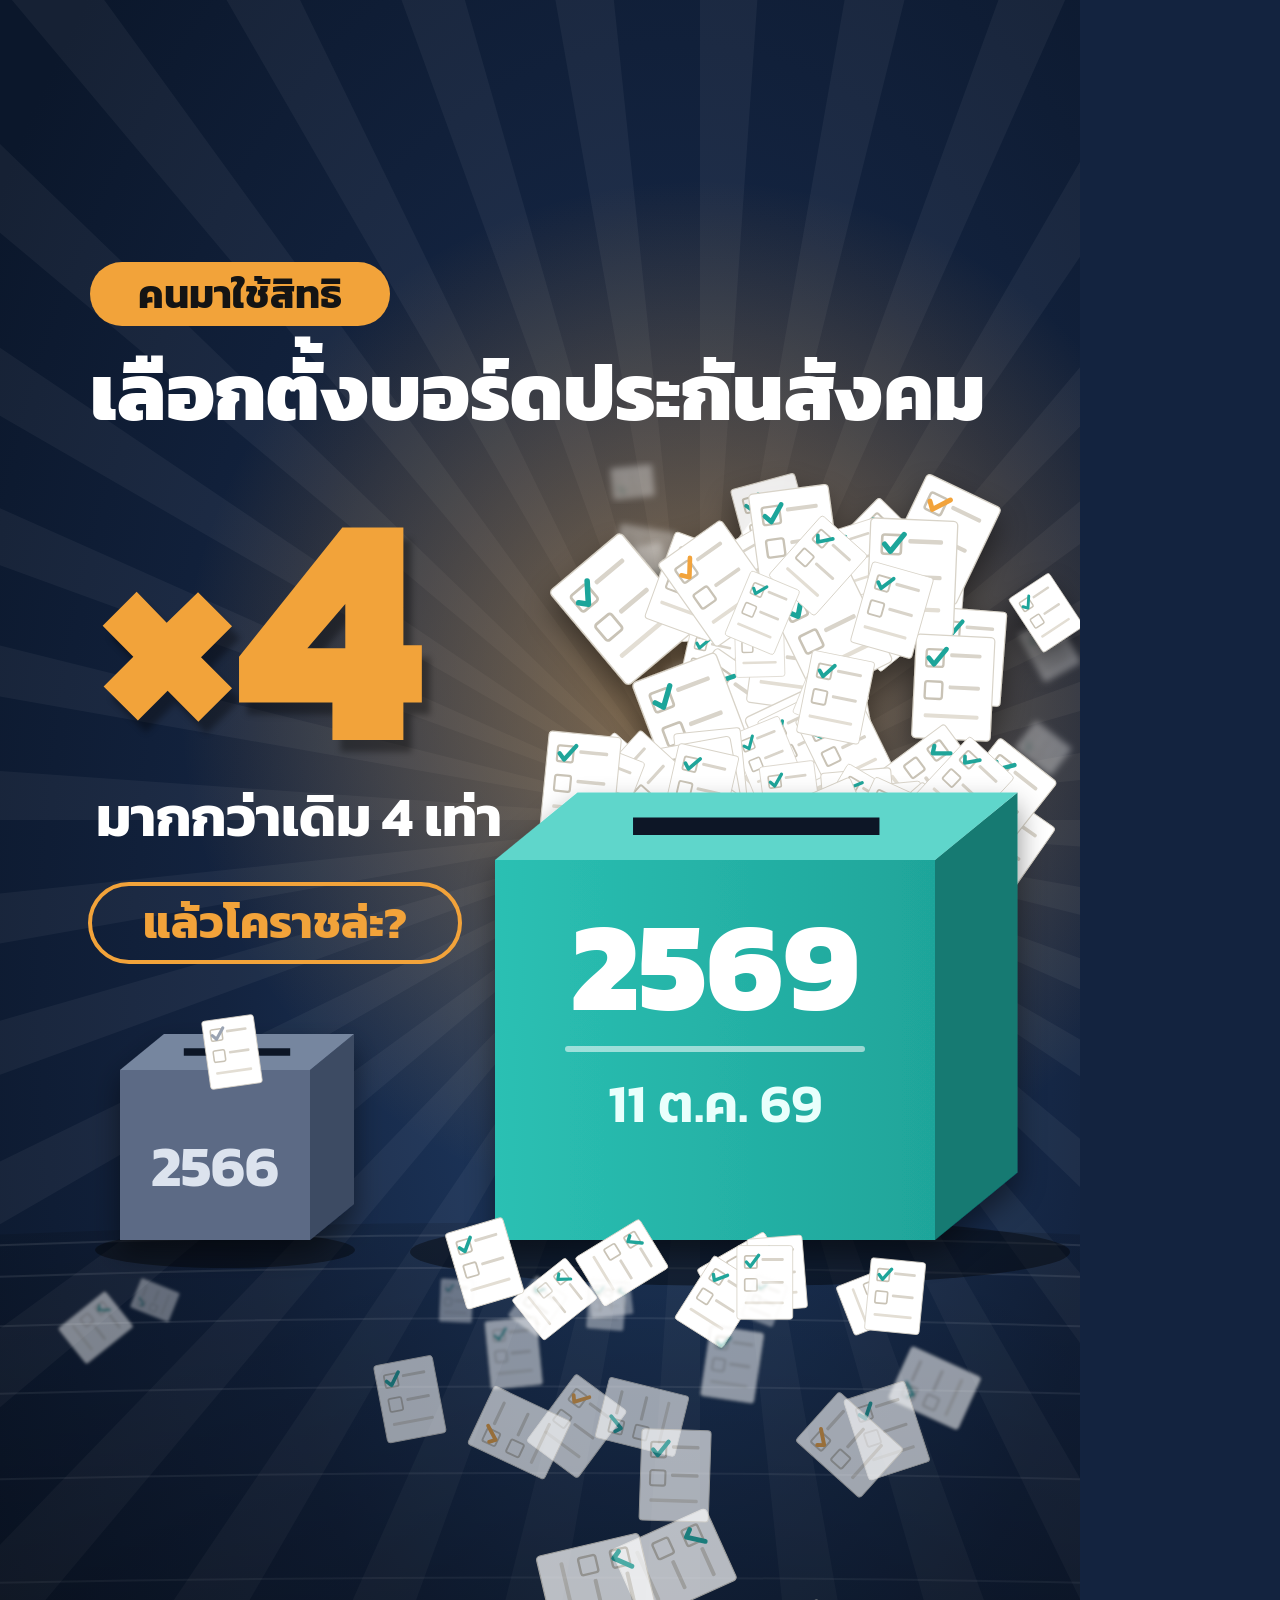
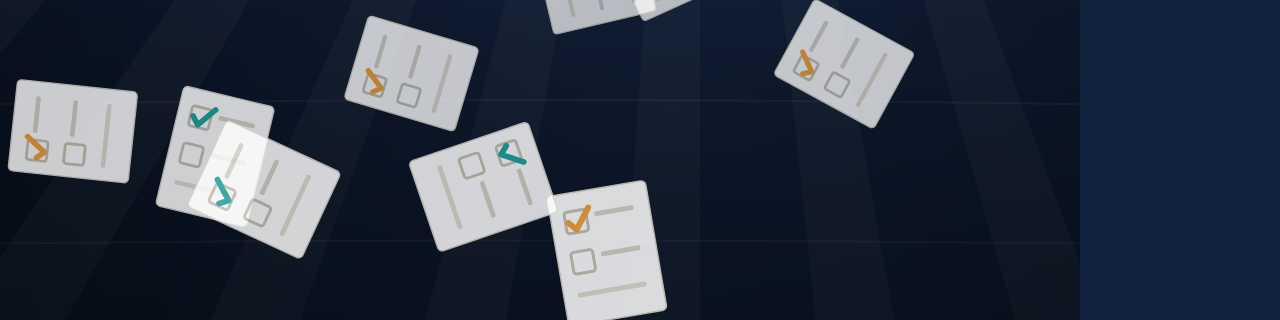
<file: templates/civic-poster/index.html>
<!DOCTYPE html>
<html lang="th"><head><meta charset="utf-8"><title>SSO Board Vote</title>
<link href="https://fonts.googleapis.com/css2?family=Kanit:wght@400;500;600;700;800&display=block" rel="stylesheet">
<script src="https://cdnjs.cloudflare.com/ajax/libs/gsap/3.12.5/gsap.min.js"></script>
<style>*{margin:0;padding:0;box-sizing:border-box}html,body{width:1080px;height:1920px;overflow:hidden;background:#13233F}
#stage{position:absolute;left:0;top:0;width:1080px;height:1920px;overflow:hidden}svg{position:absolute;left:0;top:0}text{font-family:'Kanit',sans-serif}
#cap{position:absolute;left:150px;top:1290px;width:710px;height:180px;display:flex;align-items:center;justify-content:center;pointer-events:none}
#pill{font-family:'Kanit',sans-serif;background:rgba(8,12,24,.88);color:#fff;font-weight:700;font-size:46px;line-height:1.3;padding:12px 30px 14px;border-radius:28px;text-align:center;white-space:pre;box-shadow:0 12px 34px rgba(0,0,0,.35);border:2px solid rgba(255,255,255,.12);opacity:0}
#src{position:absolute;left:90px;top:1000px;width:790px;font-family:'Kanit',sans-serif;font-size:24px;line-height:1.42;color:#DCE3EE;font-weight:400;background:rgba(5,10,22,.55);border-radius:22px;padding:22px 26px;opacity:0}
</style></head><body><div id="stage">
<svg id="sv" width="1080" height="1920" viewBox="0 0 1080 1920"><defs>
<radialGradient id="bgg" cx="62%" cy="52%" r="75%"><stop id="bg0" offset="0" stop-color="#22406B"/><stop id="bg1" offset=".55" stop-color="#13233F"/><stop id="bg2" offset="1" stop-color="#0B172B"/></radialGradient>
<radialGradient id="glow" cx="50%" cy="50%" r="50%"><stop offset="0" stop-color="#F2A33A" stop-opacity=".5"/><stop offset="1" stop-color="#F2A33A" stop-opacity="0"/></radialGradient>
<radialGradient id="glowT" cx="50%" cy="50%" r="50%"><stop offset="0" stop-color="#7FF0E4" stop-opacity=".75"/><stop offset="1" stop-color="#1FA59A" stop-opacity="0"/></radialGradient>
<linearGradient id="flr" x1="0" y1="0" x2="0" y2="1"><stop offset="0" stop-color="#000" stop-opacity=".12"/><stop offset=".6" stop-color="#000" stop-opacity=".42"/><stop offset="1" stop-color="#000" stop-opacity=".55"/></linearGradient>
<linearGradient id="bigface" x1="0" y1="0" x2="1" y2="0"><stop offset="0" stop-color="#2BC0B3"/><stop offset="1" stop-color="#1FA59A"/></linearGradient>
<linearGradient id="fade5" x1="0" y1="0" x2="0" y2="1"><stop offset="0" stop-color="#061A12" stop-opacity=".0"/><stop offset=".35" stop-color="#061A12" stop-opacity=".55"/><stop offset="1" stop-color="#061A12" stop-opacity="0"/></linearGradient>
<pattern id="pplpat" width="16" height="22" patternUnits="userSpaceOnUse"><circle cx="8" cy="5" r="2.6" fill="#5A3208"/><rect x="5" y="8.5" width="6" height="9" rx="2.2" fill="#5A3208"/></pattern>
<radialGradient id="vig" cx="50%" cy="45%" r="70%"><stop offset=".55" stop-color="#000" stop-opacity="0"/><stop offset="1" stop-color="#000" stop-opacity=".55"/></radialGradient><linearGradient id="spill" x1="0" y1="0" x2="0" y2="1"><stop offset="0" stop-color="#7FF0E4" stop-opacity=".7"/><stop offset="1" stop-color="#1FA59A" stop-opacity="0"/></linearGradient><filter id="blur8" x="-20%" y="-20%" width="140%" height="140%"><feGaussianBlur stdDeviation="10"/></filter><filter id="blur"><feGaussianBlur stdDeviation="3"/></filter><filter id="blur2"><feGaussianBlur stdDeviation="1.4"/></filter>
<filter id="sh" x="-20%" y="-20%" width="140%" height="160%"><feDropShadow dx="0" dy="14" stdDeviation="14" flood-color="#000" flood-opacity=".45"/></filter>
</defs>
<rect width="1080" height="1920" fill="url(#bgg)"/>
<g id="rays" fill="#fff" opacity=".045"></g>
<circle id="glowc" cx="700" cy="700" r="520" fill="url(#glow)"/>
<g id="world"></g><g id="hud"></g>
</svg>
<div id="cap"><div id="pill"></div></div>
<div id="src"><b>ที่มา</b><br>
ผู้มาใช้สิทธิฝ่ายผู้ประกันตน 2569: 672,807 (คืน 11 ต.ค., Thai PBS) และ 819,482 (นับ 84%, 12 ต.ค. 10.00 น., ฐานเศรษฐกิจ) เทียบ 2566 ราว 156,000<br>
ปี 2569 ไม่ต้องลงทะเบียนล่วงหน้า ม.33/39/40 ใช้สิทธิได้ตามเงื่อนไข<br>
ผู้ประกันตนโคราช 1,026,982 คน, ม.40 726,714 / ขอนแก่น 250,705 อุดรธานี 165,570 อุบลราชธานี 159,712 (สปส. ธ.ค. 2567 ผ่าน Isan Insight มข.)<br>
แผนที่: geoBoundaries THA ADM1 (CC BY 3.0 IGO)<br>
<span style="color:#F2A33A">ผลการเลือกตั้งยังไม่เป็นทางการ</span></div>
</div>
<script>
const TLD={"T": {"t1": [0, 5.51], "t2": [5.51, 14.63], "t3": [14.63, 22.63], "t4": [22.63, 32.71], "t5": [32.71, 43.51], "t6": [43.51, 52.39], "t7": [52.39, 59.76]}, "START": {"t1": 0.5, "t2": 5.86, "t3": 14.98, "t4": 22.98, "t5": 33.06, "t6": 43.86, "t7": 52.74}, "NAR": [{"a": 0.5, "b": 5.36, "t": "เมื่อวานคนไปเลือกบอร์ดประกันสังคม\nมากกว่าครั้งก่อน 4 เท่า"}, {"a": 5.86, "b": 10.16, "t": "ครั้งก่อน ใครอยากเลือก\nต้องไปลงทะเบียนล่วงหน้า"}, {"a": 10.16, "b": 14.48, "t": "ปีนี้ตัดขั้นตอนนั้นทิ้ง\nถือบัตรประชาชนเข้าคูหาได้เลย"}, {"a": 14.98, "b": 17.75, "t": "สิทธิ์นี้ไม่ได้มีแค่มนุษย์เงินเดือน"}, {"a": 17.75, "b": 22.48, "t": "คนทำงานอิสระที่ส่งเงินมาตรา 40\nก็เข้าไปเลือกได้เหมือนกัน"}, {"a": 22.98, "b": 24.16, "t": "แล้วโคราชล่ะ"}, {"a": 24.16, "b": 28.75, "t": "ผู้ประกันตนที่นี่มีราว 1 ล้านคน\nมากที่สุดในอีสาน"}, {"a": 28.75, "b": 32.56, "t": "มากกว่าขอนแก่น อุดร อุบล\nรวมกันอีก"}, {"a": 33.06, "b": 35.44, "t": "ส่วนใหญ่ไม่ได้นั่งโต๊ะในออฟฟิศ"}, {"a": 35.44, "b": 38.84, "t": "เขาทำไร่ ค้าขาย รับจ้างทั่วไป"}, {"a": 38.84, "b": 43.36, "t": "และปีนี้ เขาก็เดินเข้าคูหาได้\nแบบเดียวกับพนักงานบริษัท"}, {"a": 43.86, "b": 46.08, "t": "ผลอย่างเป็นทางการยังไม่ประกาศ"}, {"a": 46.08, "b": 50.33, "t": "ที่รู้แน่แล้วคือ คนสนใจกองทุน\nที่ตัวเองส่งเงินทุกเดือน"}, {"a": 50.33, "b": 52.24, "t": "มากกว่าที่เคยเป็นมา"}, {"a": 52.74, "b": 54.99, "t": "แล้วคุณล่ะ ไปเลือกมาหรือเปล่า"}, {"a": 54.99, "b": 56.56, "t": "รอบหน้าจะไปไหม"}], "DUR": 59.76};
const MAP={"w": 1000, "h": 1838, "prov": [{"n": "Roi Et", "d": "M743.7 528.1L742.7 531.2L739.5 535.4L738.9 536.6L738.5 538.0L738.7 540.1L738.3 541.9L738.4 543.5L738.9 544.8L740.6 548.1L740.7 549.6L740.1 553.1L740.2 555.2L741.5 559.0L741.9 560.7L741.5 563.2L740.7 564.0L739.8 565.3L737.5 572.4L737.1 574.9L737.1 578.0L735.7 583.1L735.4 586.3L735.1 587.6L734.2 588.6L733.1 589.1L732.0 589.0L728.6 588.3L726.6 588.6L724.8 589.5L723.6 590.7L722.9 591.7L721.7 594.0L721.2 595.2L719.9 599.2L718.0 600.6L718.0 602.7L719.3 603.0L720.3 603.8L720.5 605.8L721.0 606.9L723.0 608.3L726.3 609.6L727.9 611.4L730.2 610.4L731.8 610.3L733.3 610.5L734.4 611.1L735.2 612.0L735.4 613.6L733.0 619.2L732.7 621.1L732.1 621.8L730.9 622.3L734.9 621.9L736.4 621.2L739.0 621.1L741.6 621.4L742.9 621.8L744.0 622.6L745.9 622.7L747.1 622.1L750.1 619.5L751.3 619.1L754.4 618.7L756.9 619.6L759.2 620.8L761.7 621.3L766.4 621.7L768.8 622.4L770.7 621.9L774.0 622.7L775.5 622.6L778.8 621.3L781.2 620.8L782.1 619.6L785.2 619.3L786.1 619.9L787.4 619.2L788.6 618.3L789.5 619.2L789.8 621.0L790.6 622.1L791.6 622.6L794.8 621.8L794.7 623.6L795.2 624.6L796.6 624.8L799.2 623.9L799.5 625.6L800.2 626.3L801.1 624.3L801.8 623.2L803.5 621.6L805.9 618.2L808.6 616.4L809.3 615.3L809.5 613.8L811.5 612.4L812.2 610.2L813.6 610.0L814.7 609.9L815.5 607.9L817.4 607.6L818.2 606.5L819.0 605.2L819.7 604.7L824.9 602.6L827.5 602.0L828.4 600.2L826.1 600.4L825.4 601.0L824.7 599.8L825.8 598.5L824.1 598.3L823.2 597.8L824.2 597.4L823.6 596.3L823.3 595.1L824.8 595.1L825.2 594.0L823.8 594.2L822.9 593.1L822.1 591.3L821.0 591.0L820.0 589.5L820.4 588.5L818.9 589.4L818.1 590.3L816.9 589.5L818.1 589.2L818.1 587.2L818.7 585.4L818.8 584.0L819.7 583.4L818.7 583.0L818.0 581.3L818.8 580.0L819.3 579.2L818.8 577.4L817.1 576.7L815.3 575.4L814.3 574.2L812.0 572.6L811.1 574.0L812.2 574.3L810.8 575.8L809.3 576.4L808.2 576.9L806.9 577.9L805.7 577.5L803.7 578.1L802.7 577.9L802.9 576.8L802.4 575.6L803.5 575.7L804.3 575.2L803.9 574.0L804.6 573.3L804.0 572.4L805.2 572.5L804.9 571.4L806.0 571.0L805.6 569.9L805.0 569.1L806.2 569.2L806.9 568.6L805.5 568.7L806.5 568.3L805.5 567.6L804.4 566.7L805.2 566.1L804.7 564.8L804.3 563.7L805.5 563.6L806.0 562.6L806.2 561.6L806.9 560.7L806.6 559.8L806.2 558.9L805.9 557.5L804.4 556.9L804.6 555.8L805.8 555.0L808.4 554.6L811.6 554.8L813.4 555.4L815.0 555.3L816.1 553.5L816.2 551.4L817.0 548.0L816.6 546.8L815.6 545.4L814.4 543.8L815.2 541.4L817.0 539.7L818.2 539.2L820.5 538.7L822.3 537.1L823.0 536.1L824.2 535.0L826.3 534.3L827.8 532.9L829.8 532.7L830.7 531.9L832.7 528.8L833.5 526.2L835.4 523.3L836.9 522.0L837.9 521.2L839.9 521.5L841.6 521.0L843.2 518.5L844.4 517.5L844.9 516.8L844.8 515.3L845.0 513.7L845.5 512.6L843.3 512.4L842.2 511.9L842.4 510.4L842.4 508.8L841.3 503.3L841.8 500.9L841.3 498.2L841.1 496.4L840.5 495.2L839.3 494.1L837.3 496.7L834.5 497.9L833.5 498.6L832.1 499.1L830.9 499.1L828.5 498.4L826.9 499.1L825.5 498.9L824.4 497.7L822.5 497.6L820.8 498.3L819.4 499.6L814.6 501.0L811.9 502.2L810.9 503.0L810.2 503.9L808.2 504.5L807.6 498.2L804.5 497.9L802.7 497.3L801.1 498.5L799.0 498.6L797.3 498.0L794.6 498.0L793.1 497.7L792.4 496.7L790.0 496.5L787.2 494.6L784.3 495.0L782.7 494.8L781.2 494.9L778.9 496.0L774.8 499.4L771.8 501.5L770.2 503.3L769.3 504.1L767.3 504.9L766.7 506.0L769.0 508.8L769.4 510.2L769.5 511.9L771.8 513.7L772.6 515.0L772.6 516.7L772.9 518.6L772.3 520.7L770.7 521.6L770.1 524.0L769.3 525.5L768.3 525.2L766.9 525.1L765.7 525.0L765.3 526.1L763.8 525.7L762.6 525.0L762.0 525.8L763.0 527.6L762.3 528.5L761.3 528.0L759.9 529.0L758.7 528.7L757.5 526.5L756.2 525.7L754.9 525.6L755.5 526.5L756.0 527.4L754.5 528.3L751.9 527.8L749.8 527.5L749.5 525.8L747.6 526.0L746.8 525.2L746.4 526.2L745.7 527.1L744.8 527.7L743.7 528.1Z", "bbox": [717.6, 494.1, 845.5, 626.5]}, {"n": "Phayao", "d": "M282.6 128.1L282.7 131.2L284.0 135.7L283.6 137.6L285.2 139.4L285.1 140.6L284.3 142.4L284.5 145.8L284.7 146.9L284.8 151.6L285.9 155.2L287.6 158.9L287.3 160.3L288.8 161.8L289.5 163.8L291.2 164.7L291.1 166.0L291.8 168.4L292.4 171.8L293.1 173.4L294.1 174.2L295.7 174.7L298.0 175.6L300.4 178.0L299.8 180.2L300.8 181.3L301.9 180.9L303.8 181.3L305.3 181.5L309.1 183.4L311.7 185.1L314.3 188.7L316.1 190.4L319.4 192.6L323.5 193.8L325.1 193.9L326.3 195.5L328.1 196.2L328.7 197.2L328.7 199.1L328.5 200.6L327.6 201.7L328.1 202.5L328.2 204.0L330.9 202.6L331.8 203.4L332.3 204.3L333.6 205.1L334.3 203.8L335.3 203.4L336.4 203.9L337.0 203.0L338.4 202.7L339.1 201.8L340.4 204.1L341.6 204.6L342.7 203.3L344.0 204.3L345.1 204.1L346.4 203.7L347.6 202.8L349.1 203.6L350.4 203.4L353.0 203.7L355.0 203.8L356.6 203.7L357.9 204.8L359.6 204.7L361.1 204.4L360.8 203.4L361.9 202.8L364.1 200.1L364.1 198.3L365.1 196.7L366.1 195.8L367.1 194.3L367.4 190.4L368.8 189.8L369.4 189.0L370.5 188.0L371.8 188.1L373.6 188.2L374.8 189.5L375.6 188.5L377.2 187.9L378.0 187.5L378.1 186.2L379.4 185.1L380.8 184.0L380.0 182.4L378.7 182.0L375.5 181.9L374.4 181.2L375.8 178.0L376.6 176.5L377.3 175.5L378.3 174.8L380.1 174.7L381.6 174.9L384.4 176.1L386.8 177.8L389.2 178.1L389.3 177.0L387.3 174.8L386.7 173.3L387.2 171.4L387.9 170.4L388.2 169.5L393.7 168.3L394.5 167.8L395.4 166.5L396.7 165.5L395.0 163.3L394.6 160.3L393.8 158.8L394.1 156.8L393.9 154.7L392.9 153.0L392.1 150.4L393.2 145.7L393.3 143.6L393.7 142.2L393.0 140.1L391.1 140.1L390.3 139.7L389.9 138.5L388.6 138.0L387.5 139.3L385.6 139.2L383.8 138.1L382.9 136.8L382.0 134.3L382.1 132.4L382.8 131.3L385.5 129.4L386.7 128.3L387.6 126.4L388.1 124.5L389.3 123.4L383.6 121.4L380.4 121.3L378.7 120.9L377.9 118.9L377.8 116.5L377.2 115.5L378.5 113.5L378.3 112.2L379.3 111.0L379.5 109.9L378.7 108.6L378.4 106.4L377.9 105.5L376.9 105.3L375.7 104.7L375.2 103.6L373.7 102.7L373.9 101.0L373.8 99.4L371.9 98.1L372.1 96.7L372.8 95.4L373.8 94.4L373.3 93.3L373.0 92.3L371.6 91.2L370.6 90.7L369.3 90.3L368.4 90.9L367.4 91.9L366.6 93.6L363.5 93.3L361.0 93.6L360.7 94.6L361.5 96.1L360.5 96.8L359.4 98.3L358.5 101.0L357.4 101.6L356.0 101.6L353.6 100.9L352.9 102.4L351.1 102.8L349.6 102.4L347.9 102.3L346.5 102.6L344.0 104.2L342.4 105.5L341.6 106.7L340.1 110.6L340.6 112.2L340.4 113.4L338.9 114.5L339.3 116.5L338.0 118.3L337.2 118.9L337.1 122.1L335.9 123.3L334.1 123.1L332.5 124.5L330.7 125.3L330.6 126.6L330.1 128.2L328.5 128.1L327.3 128.3L326.7 127.4L323.1 127.2L321.5 127.8L320.8 128.3L318.8 130.3L315.4 133.1L312.9 134.0L311.4 133.7L309.8 132.4L309.4 131.1L309.5 129.4L310.9 124.6L310.6 122.6L309.0 121.4L307.4 121.5L305.2 122.7L302.5 123.4L294.7 124.2L288.7 125.1L287.5 125.5L286.2 126.6L285.2 127.9L282.6 128.1Z", "bbox": [282.6, 90.3, 396.7, 205.2]}, {"n": "Nakhon Sawan", "d": "M210.4 566.6L211.5 568.1L211.2 569.7L211.6 570.6L211.3 572.7L212.4 573.9L214.5 575.2L215.1 575.9L215.8 576.9L216.2 578.9L216.2 580.1L218.0 580.4L219.7 580.3L220.5 579.7L221.9 579.6L222.9 580.1L224.2 581.6L225.9 581.6L227.1 582.8L227.2 584.0L228.9 584.8L228.8 585.9L229.5 587.0L230.5 587.3L233.1 587.6L234.7 589.4L235.6 590.7L237.7 590.6L238.4 591.1L239.8 590.8L240.6 591.7L242.5 592.1L243.5 593.9L244.8 597.0L245.6 598.3L246.0 599.6L247.3 599.6L249.0 600.2L249.7 600.8L251.4 600.8L252.0 602.1L254.9 604.0L255.5 605.0L256.5 605.2L257.5 606.4L259.5 606.1L261.1 606.8L262.7 606.6L264.3 605.5L266.8 604.1L268.7 601.4L270.3 599.6L273.5 598.7L274.9 598.0L279.2 594.3L281.3 593.5L283.5 592.4L284.6 592.3L286.0 592.7L287.3 592.2L288.7 592.6L290.2 593.4L291.5 595.0L292.1 596.5L292.6 597.2L294.1 598.0L297.2 599.0L298.6 599.3L300.3 598.1L301.5 597.7L303.2 597.7L304.6 606.5L306.8 608.8L307.5 610.2L309.0 611.7L309.5 612.7L311.5 613.1L312.3 613.8L313.9 613.0L315.0 612.7L315.7 613.5L316.9 613.4L318.1 614.9L319.2 615.2L320.1 616.8L320.8 617.7L322.5 618.4L323.4 619.5L324.4 620.5L325.8 620.6L326.5 623.4L327.3 624.5L335.3 624.6L336.6 626.8L337.8 627.3L338.7 628.6L339.8 629.3L340.6 630.2L341.7 630.9L344.0 631.4L345.1 632.0L346.4 633.1L348.8 635.8L350.7 639.2L352.8 639.6L352.7 644.9L354.2 647.3L355.0 648.0L355.5 648.8L356.0 650.0L356.6 654.3L357.2 655.4L359.3 656.4L360.9 656.4L361.8 656.7L363.1 659.3L362.6 660.4L364.3 664.7L365.0 665.5L368.1 666.6L370.9 668.3L373.1 668.4L374.3 666.7L375.5 665.7L376.2 664.6L377.9 663.5L378.6 661.3L379.4 659.8L379.2 656.2L379.7 655.0L380.7 654.2L383.0 653.2L384.2 652.1L384.4 649.6L384.7 648.0L385.9 646.9L388.2 642.9L389.5 641.9L391.1 641.4L393.4 638.5L395.3 636.4L398.4 633.8L403.7 628.4L407.8 625.0L409.9 622.6L410.7 621.1L410.9 619.6L409.5 614.8L409.4 613.4L410.1 612.4L413.7 610.9L415.5 609.2L416.3 607.7L416.9 605.4L416.6 604.2L417.7 602.4L420.5 599.4L421.0 598.1L420.6 596.3L419.0 595.0L420.5 592.2L419.0 588.9L418.4 586.7L417.4 583.7L415.5 576.7L415.4 575.2L416.2 573.1L416.7 570.7L416.5 568.6L415.2 567.0L412.2 566.1L411.2 564.2L411.4 562.1L410.4 561.5L408.7 560.9L406.7 561.2L404.7 560.4L402.9 560.3L401.7 559.1L399.3 559.4L397.7 559.2L396.2 559.3L395.0 558.8L392.9 558.5L391.6 558.8L390.1 559.6L388.4 559.7L386.0 561.1L384.4 560.6L382.1 561.6L379.3 561.6L377.9 561.8L376.9 561.2L373.3 561.8L371.5 562.2L365.7 560.4L363.3 560.8L359.9 559.6L358.3 559.4L356.9 559.8L356.0 560.5L355.5 561.7L355.7 563.2L354.7 563.8L352.1 563.9L350.5 562.1L349.7 561.3L347.8 561.9L346.9 562.2L345.6 561.1L344.4 560.0L340.5 558.1L340.3 556.4L338.9 554.3L337.6 552.9L336.7 549.8L335.7 548.6L334.5 542.9L332.7 540.8L332.0 539.2L330.9 538.0L331.8 536.1L330.6 533.9L326.3 531.5L325.4 530.6L323.5 525.7L323.1 523.8L323.2 522.5L324.4 520.7L323.5 518.7L323.0 517.5L323.3 515.5L322.9 514.2L322.0 512.4L321.4 511.7L320.5 511.0L318.7 511.4L316.7 514.2L314.5 516.0L313.7 517.4L313.1 520.3L313.2 522.0L313.9 524.6L313.6 526.1L312.6 527.3L311.6 528.7L310.2 531.5L308.2 536.7L307.8 538.0L307.6 539.5L307.7 542.7L306.4 544.3L305.1 545.2L303.1 547.2L299.6 549.8L297.5 551.9L296.0 554.4L295.7 556.3L295.3 557.1L294.4 558.5L293.6 560.0L291.7 562.1L291.8 564.4L291.7 566.0L290.0 568.3L288.3 572.4L287.8 574.1L287.2 574.7L285.0 575.4L283.6 576.7L282.1 577.5L280.7 579.6L278.8 578.7L277.5 577.1L276.8 576.0L276.4 574.8L275.5 570.6L274.9 569.0L273.7 567.3L269.4 564.3L267.8 564.4L266.7 563.8L266.1 562.8L264.5 561.9L263.5 562.4L262.5 562.1L261.0 561.8L258.5 562.2L257.3 562.6L257.8 563.7L257.3 564.7L255.9 564.9L254.8 564.5L253.5 564.7L252.3 563.7L251.0 562.4L250.5 563.1L249.9 563.7L248.6 563.5L247.4 563.2L245.9 562.9L244.8 563.1L242.8 561.7L241.1 562.6L240.1 563.3L239.0 563.0L238.3 561.6L238.0 562.9L237.3 564.1L236.4 564.5L235.5 563.9L234.6 564.4L234.9 565.8L233.6 565.3L232.8 564.6L232.4 563.5L231.8 564.1L230.9 563.1L228.9 562.2L227.9 561.4L226.9 560.4L226.5 559.5L226.1 560.5L225.3 559.5L224.4 560.5L223.1 559.4L222.8 560.4L222.1 561.5L220.5 560.4L219.5 561.7L218.7 562.3L218.2 563.1L217.6 563.7L216.6 564.1L215.3 563.2L213.4 565.1L212.6 565.8L211.8 566.2L210.4 566.6Z", "bbox": [210.3, 510.8, 421.0, 668.9]}, {"n": "Nong Bua Lam Phu", "d": "M571.2 349.2L572.2 351.1L572.9 352.6L574.0 353.3L575.2 355.0L576.2 356.8L576.2 358.2L577.5 359.8L578.3 362.9L578.9 365.0L577.9 366.4L577.4 367.2L577.1 368.9L573.9 370.8L572.7 371.9L571.0 372.9L569.0 373.3L567.5 373.1L563.5 373.1L561.0 372.7L559.7 373.7L559.4 375.2L559.6 377.2L560.2 378.8L560.8 379.8L563.7 382.7L564.2 383.9L563.7 385.7L564.6 388.3L563.4 390.5L562.1 391.4L559.6 394.1L558.9 395.8L559.1 396.8L559.2 398.6L555.3 402.2L554.8 403.3L555.0 404.4L555.8 407.4L556.3 408.1L558.7 410.7L560.2 411.6L562.2 411.9L563.1 412.3L565.1 413.7L567.2 413.9L569.8 415.4L571.3 415.5L573.0 416.7L574.7 419.5L574.5 420.9L576.2 422.6L577.0 424.0L579.1 425.4L580.0 426.2L575.4 428.3L574.6 428.8L572.8 430.9L571.5 431.9L566.9 433.5L565.5 434.3L566.7 437.4L567.8 439.7L570.0 442.6L571.3 442.5L573.1 443.4L573.5 442.2L574.8 441.9L575.1 442.8L576.5 443.6L577.6 443.9L578.9 444.2L580.3 443.6L580.5 444.7L581.7 444.9L582.2 445.6L583.2 444.7L583.8 445.4L584.2 446.5L585.5 446.2L586.9 446.0L588.1 445.5L588.8 444.6L589.7 444.3L590.6 443.9L591.6 443.6L591.7 442.5L592.7 441.9L595.0 442.0L596.1 442.3L597.1 442.6L598.5 443.2L597.9 444.1L599.1 445.3L600.6 445.3L600.0 446.0L600.4 447.0L601.5 447.6L600.5 447.9L601.4 448.6L602.5 449.1L602.3 450.6L602.9 451.4L603.7 450.6L604.7 450.9L605.6 451.4L606.6 452.0L607.7 451.6L608.7 453.2L610.9 454.6L612.2 455.0L614.8 454.9L617.2 453.9L622.5 454.3L624.4 454.8L626.7 456.0L628.3 458.3L629.2 458.6L630.9 458.0L635.0 457.4L636.1 456.0L636.5 454.5L636.8 451.4L637.6 448.2L639.1 444.4L641.8 439.1L642.8 436.1L643.8 434.2L644.1 433.3L644.5 430.5L637.7 428.5L636.2 426.5L630.8 424.2L624.2 416.5L622.7 412.1L624.8 411.2L623.7 409.1L624.3 406.2L623.2 405.9L624.1 402.1L626.4 400.3L627.5 402.0L628.6 399.5L631.0 400.1L633.2 397.7L633.3 396.4L626.7 396.6L626.0 395.8L623.8 394.4L621.3 393.7L618.7 394.7L617.2 393.6L616.1 394.3L615.7 389.9L615.2 386.9L609.3 375.0L609.2 372.8L605.8 364.2L604.6 363.9L604.3 361.9L602.9 360.6L603.4 356.9L602.2 356.0L601.7 350.1L601.1 348.6L601.6 344.9L594.8 345.9L596.1 347.8L584.8 347.3L582.2 345.3L580.1 345.7L580.4 347.1L579.1 348.0L578.1 349.5L576.0 349.1L575.3 347.6L573.8 348.9L571.2 349.2Z", "bbox": [554.8, 344.6, 644.5, 458.6]}, {"n": "Chachoengsao", "d": "M422.7 864.7L425.2 865.0L425.9 865.6L427.1 865.4L428.5 865.9L429.7 866.2L433.0 866.7L434.3 866.7L435.4 866.2L436.3 865.8L437.2 865.0L437.7 866.5L439.0 866.9L440.5 866.6L443.1 865.3L443.9 863.3L445.7 862.8L446.2 861.5L447.3 861.0L446.8 857.4L447.6 856.0L450.7 856.1L452.4 855.0L453.0 854.4L454.1 854.5L455.4 854.2L457.1 851.3L458.4 850.8L459.8 851.1L463.2 852.9L465.3 853.6L468.6 854.4L472.1 855.0L475.1 856.0L476.7 857.3L477.6 859.1L478.5 861.6L479.9 863.0L481.6 863.7L485.0 867.6L486.8 867.6L488.0 867.1L489.6 867.2L490.5 867.8L491.0 868.6L492.0 870.8L493.3 871.9L494.0 872.9L495.5 873.5L496.7 873.6L498.0 873.1L499.0 872.5L501.5 873.0L504.3 874.8L505.3 875.6L506.8 878.0L507.5 879.5L508.0 881.7L508.6 882.8L510.8 883.5L511.5 884.5L513.1 885.8L517.5 887.6L519.7 889.5L521.4 891.7L523.2 893.3L523.7 894.5L524.1 896.3L525.5 897.7L527.1 900.1L527.4 901.4L527.4 902.7L528.1 901.8L529.2 901.2L533.8 901.6L534.8 901.0L536.2 899.6L537.3 899.0L539.4 898.3L540.2 897.4L540.9 895.7L542.9 895.0L544.0 894.5L546.1 895.1L546.3 896.5L548.1 896.7L549.5 892.3L550.7 889.5L552.8 888.3L554.4 888.2L556.2 887.1L559.9 883.0L560.6 882.4L560.9 880.8L559.9 879.4L560.0 877.3L559.3 876.2L559.0 875.3L558.4 873.3L557.2 872.9L555.1 869.3L555.2 867.5L554.7 865.8L554.9 864.3L555.7 863.4L557.6 863.4L559.1 863.2L560.6 862.6L561.3 857.9L560.3 855.0L560.5 852.4L560.0 851.3L559.0 851.0L556.9 851.7L554.3 852.0L552.7 851.9L551.4 851.5L551.1 850.1L552.1 847.7L552.1 845.8L550.7 844.3L548.9 843.3L548.1 842.4L547.7 841.1L548.0 837.5L547.0 835.1L545.7 834.2L541.7 835.2L540.3 835.2L539.0 834.8L538.2 833.8L537.3 832.1L535.9 828.3L534.3 827.1L532.8 825.2L531.2 824.5L527.8 825.6L525.6 826.0L525.0 826.6L525.0 829.8L522.7 830.9L521.2 830.7L519.0 829.4L516.5 829.2L514.7 828.2L513.5 827.1L512.6 826.8L511.2 827.1L510.0 829.4L509.4 831.1L507.9 830.5L507.1 828.6L500.7 825.2L496.0 822.5L494.5 822.5L491.6 820.8L490.4 820.3L488.8 819.1L487.5 818.6L486.1 818.3L484.1 817.4L482.6 817.3L481.5 817.9L480.3 817.2L478.7 817.4L477.3 816.5L474.6 816.4L472.6 816.1L470.2 817.2L468.5 815.6L467.6 815.3L464.6 816.1L462.6 817.0L460.8 818.6L458.7 818.8L459.6 817.6L457.9 815.7L459.1 812.7L460.0 809.0L459.3 807.4L457.8 804.1L453.1 803.4L446.2 803.1L444.9 803.5L442.9 803.8L437.8 804.0L430.5 805.0L430.5 806.8L429.6 814.9L429.6 817.5L429.1 818.9L430.3 819.1L429.7 820.2L433.5 823.2L432.2 824.8L430.0 826.1L427.7 830.4L423.4 837.4L426.4 838.7L435.5 842.0L435.3 843.9L436.5 844.2L436.0 845.7L434.2 847.4L431.6 850.5L429.7 850.7L429.7 852.1L430.6 853.3L429.3 855.4L427.6 854.1L427.2 855.0L426.3 856.1L425.4 859.1L425.4 860.5L425.5 862.8L424.9 864.3L422.9 863.7Z", "bbox": [422.7, 803.1, 561.3, 902.7]}, {"n": "Surin", "d": "M730.9 622.3L729.9 623.0L727.9 623.3L727.1 623.8L726.1 625.1L724.2 625.5L723.2 626.2L721.9 625.4L719.9 625.2L718.8 624.8L717.1 624.2L714.5 624.0L713.9 623.4L713.8 622.2L712.5 621.5L711.2 620.7L709.8 621.1L709.1 620.2L707.9 619.7L706.6 619.5L695.8 616.6L695.6 618.0L695.1 618.8L694.8 619.8L695.4 620.6L694.9 621.4L694.3 622.5L693.5 623.4L692.9 624.5L695.0 625.8L695.9 626.5L697.1 626.7L698.3 626.8L698.5 625.4L699.7 626.7L699.0 627.6L699.6 628.5L700.1 629.2L700.8 630.1L701.8 631.3L701.2 632.2L702.5 631.9L703.8 631.6L705.0 631.3L705.8 632.1L704.9 631.8L705.3 632.7L705.6 633.7L705.8 634.9L706.4 634.0L707.6 634.0L707.4 635.4L708.3 634.9L709.0 635.5L708.4 636.5L709.6 636.6L711.5 637.1L712.5 636.7L711.9 638.2L713.0 638.1L713.7 637.5L714.7 637.1L716.4 637.3L716.0 638.3L716.7 638.8L718.3 638.2L718.9 636.9L720.1 637.0L719.9 635.9L721.1 635.2L722.8 634.9L723.1 634.0L724.0 634.4L724.2 633.4L725.6 633.7L726.1 634.6L727.2 634.4L728.0 635.7L728.8 636.3L729.8 637.6L730.6 638.2L731.4 637.5L732.6 637.2L733.4 638.2L734.0 637.3L734.5 636.5L734.6 634.9L735.5 635.5L736.4 634.9L735.4 634.6L735.9 633.7L736.6 634.7L737.8 634.6L738.1 633.6L738.8 634.5L739.3 635.7L739.0 636.7L740.5 637.1L741.1 637.7L741.9 638.3L742.4 637.4L742.7 638.6L742.0 639.1L742.9 639.8L741.7 640.0L740.2 640.2L739.6 641.0L738.6 641.7L737.9 642.2L737.3 643.5L737.7 644.3L736.7 644.8L735.6 643.8L736.0 644.6L735.2 645.3L734.7 646.4L734.4 648.1L734.8 649.1L733.7 649.9L734.5 650.5L733.4 650.6L732.6 651.5L732.7 652.6L733.4 653.2L733.7 654.3L733.0 654.8L733.2 656.3L733.3 657.6L733.8 659.0L733.3 660.0L734.3 661.3L733.4 663.3L734.4 662.9L735.4 663.3L734.5 664.2L734.2 665.3L733.7 666.1L734.6 665.7L734.1 667.6L733.0 668.3L734.4 668.9L735.2 669.4L736.1 670.8L735.5 671.5L734.8 672.7L732.9 672.6L732.6 674.2L732.1 675.9L733.2 677.1L732.7 678.2L733.7 678.5L733.4 679.4L732.7 680.5L732.3 681.5L733.1 682.1L733.2 683.5L733.4 685.2L732.5 685.9L731.7 686.7L731.0 686.2L730.2 687.2L730.6 688.2L730.4 689.7L729.0 689.5L729.4 690.5L727.8 691.7L728.5 692.3L727.7 693.0L727.3 693.8L726.0 693.9L725.4 694.5L724.5 696.2L723.2 696.4L723.8 697.1L723.1 697.7L721.7 697.1L720.5 697.9L720.3 698.9L719.9 699.8L719.1 702.1L718.5 703.2L717.3 704.2L716.3 705.6L716.8 708.4L716.9 709.8L715.1 716.2L714.5 717.8L712.6 721.1L712.3 723.7L710.4 725.8L709.7 726.9L709.6 728.0L709.8 729.5L710.4 731.0L710.7 732.4L709.7 733.2L709.5 734.7L710.3 736.1L710.6 738.1L712.1 741.1L713.0 744.0L713.1 745.6L712.9 747.6L711.2 749.3L711.4 751.2L712.1 752.1L710.9 753.9L710.8 757.0L711.3 758.4L713.3 757.2L714.2 756.9L716.0 757.1L720.1 756.0L721.2 756.6L722.6 755.8L724.0 756.3L726.3 756.6L727.9 756.6L729.3 756.0L730.5 755.9L730.2 754.8L731.7 754.2L732.4 753.0L734.6 751.8L735.0 753.3L736.0 753.8L736.4 754.6L738.4 755.0L739.0 753.7L740.0 753.2L740.3 752.2L741.4 752.4L741.9 750.3L742.1 749.2L745.2 748.5L746.7 747.5L748.3 747.3L749.3 746.7L750.5 746.6L751.8 746.5L753.4 747.1L754.2 747.8L755.2 748.0L755.8 748.7L756.3 749.7L757.0 750.2L759.5 748.9L761.0 749.0L760.5 747.7L759.4 747.5L759.8 746.5L760.9 745.9L762.4 746.1L765.1 745.7L767.3 746.6L767.3 749.1L766.8 750.8L766.5 751.7L767.2 752.9L769.4 753.0L770.3 752.4L771.2 753.3L772.4 754.0L773.6 753.4L774.8 754.7L775.5 755.5L776.7 754.9L777.9 754.8L778.8 754.4L778.9 756.0L780.8 756.2L782.1 756.5L782.5 754.7L783.6 754.2L785.9 754.8L785.8 755.9L786.8 756.3L787.2 757.3L788.4 758.3L789.7 757.7L790.5 758.3L792.2 758.6L794.2 759.1L795.7 759.3L796.1 757.9L796.6 756.8L799.2 756.9L800.2 756.3L801.2 757.4L802.5 756.6L803.5 756.0L803.9 757.2L804.6 757.8L806.0 758.0L808.2 758.0L808.0 756.0L808.1 753.8L809.1 750.8L809.8 747.9L810.2 744.9L809.5 740.3L808.0 738.3L807.7 736.4L807.9 732.7L809.5 729.0L810.8 724.0L810.8 722.3L810.6 720.9L809.7 718.0L808.0 715.6L803.9 710.8L803.4 710.0L803.4 708.0L803.7 707.1L803.9 703.9L803.6 702.5L802.6 700.7L801.7 699.9L799.0 699.6L794.5 697.4L792.6 695.7L792.5 693.9L793.3 692.9L793.8 691.6L794.4 689.3L795.6 686.5L796.9 684.4L799.2 682.1L799.6 681.3L800.1 679.5L801.7 678.4L802.5 677.4L802.5 675.4L803.4 674.6L804.4 673.9L805.1 672.8L804.9 671.4L804.4 670.3L804.8 669.0L804.3 668.3L802.9 666.9L802.1 665.3L801.7 662.5L802.1 658.9L799.5 657.4L798.9 655.7L799.3 654.4L800.0 653.3L799.8 650.6L801.3 649.2L801.7 647.3L801.4 646.4L800.4 645.7L799.7 644.7L800.1 643.5L801.5 643.5L802.3 643.0L802.7 641.7L803.9 641.3L804.4 639.2L806.0 638.5L806.1 637.1L807.9 635.4L810.3 634.6L811.4 633.9L812.1 632.9L811.6 631.8L810.9 631.0L810.3 628.6L808.1 626.8L806.6 626.2L804.6 625.7L803.3 625.9L801.5 626.6L800.2 626.3L799.5 625.6L799.4 624.1L796.6 624.8L795.2 624.6L794.7 623.6L795.1 622.5L792.5 622.7L790.6 622.1L789.8 621.0L789.5 619.2L788.9 618.3L788.2 619.4L786.1 619.9L785.2 619.3L782.1 619.6L781.2 620.8L778.8 621.3L775.5 622.6L774.0 622.7L770.7 621.9L768.8 622.4L766.4 621.7L761.7 621.3L759.2 620.8L757.5 620.1L755.3 618.8L751.3 619.1L750.1 619.5L747.1 622.1L745.9 622.7L744.0 622.6L742.9 621.8L741.6 621.4L739.0 621.1L737.4 621.1L734.9 621.9L730.9 622.3Z", "bbox": [692.9, 616.6, 812.2, 759.3]}, {"n": "Nakhon Ratchasima", "d": "M490.3 676.4L492.0 679.9L492.8 680.8L493.8 682.6L494.2 684.5L495.2 686.2L495.7 688.6L495.8 691.7L495.3 693.0L494.4 693.8L492.2 695.0L489.9 696.7L488.2 697.2L486.4 698.9L484.0 699.8L482.6 700.6L481.7 702.1L481.6 704.2L480.3 705.7L478.3 706.5L476.6 708.3L475.2 708.4L474.8 709.7L472.8 709.4L470.6 708.7L469.0 708.7L468.2 708.3L467.4 707.4L464.9 706.6L464.0 707.5L464.3 708.5L463.9 709.4L463.9 710.6L463.7 711.7L464.0 712.7L464.6 713.6L465.1 715.0L465.2 716.6L465.1 717.8L465.6 719.0L465.5 720.4L465.8 721.6L465.7 722.9L465.5 724.0L466.3 726.0L466.8 727.0L466.1 727.9L465.3 729.2L464.5 730.1L463.4 732.0L463.8 734.0L466.1 735.6L467.1 737.5L468.1 738.8L470.2 740.8L471.3 740.9L472.1 741.7L472.9 741.3L472.7 738.9L473.5 737.9L475.0 738.0L475.6 739.0L477.5 738.9L478.4 739.3L478.9 740.4L479.7 741.3L482.5 743.2L485.7 745.0L486.6 745.8L487.0 746.6L490.2 747.6L491.5 747.5L493.5 747.9L494.6 747.3L494.3 745.5L496.2 743.5L498.1 743.1L500.1 743.3L501.6 745.2L502.8 746.2L506.2 747.5L507.9 747.0L509.1 746.6L510.2 746.8L513.3 745.9L517.1 747.4L517.6 749.1L519.5 749.6L521.2 751.8L523.6 753.5L527.0 756.3L529.3 759.6L530.8 761.0L532.2 761.0L532.4 758.2L533.0 757.0L534.6 757.1L535.8 756.6L536.6 755.7L537.9 755.2L539.8 756.1L542.4 755.5L544.4 755.3L545.7 755.0L546.6 754.1L547.3 752.0L547.8 751.3L549.0 751.5L551.5 754.8L552.3 755.6L554.3 755.1L555.7 753.1L558.2 754.2L559.3 754.8L559.7 755.6L559.4 757.9L557.7 760.8L556.7 762.1L555.8 762.9L555.1 764.5L555.4 765.9L556.4 767.0L556.7 768.5L557.9 769.5L560.2 771.8L562.7 773.3L564.3 774.6L565.7 775.3L567.0 776.4L569.4 779.1L571.0 780.3L572.3 780.7L575.9 782.4L578.9 783.4L581.5 783.2L582.1 782.6L581.9 779.9L583.7 777.1L585.0 776.9L588.1 779.5L588.2 781.8L589.3 783.0L592.5 783.0L594.4 782.7L595.2 783.1L595.5 784.4L598.0 784.4L598.9 783.6L599.4 782.4L602.6 781.8L604.9 780.7L608.1 782.0L610.5 782.1L611.5 780.9L613.0 780.7L614.1 781.3L615.6 782.7L617.0 783.1L619.4 782.2L620.9 782.4L621.9 783.7L621.6 785.6L621.7 787.2L622.3 788.8L624.5 789.5L627.3 789.0L628.3 788.3L626.3 787.3L626.4 785.2L628.7 784.7L629.9 784.3L631.0 783.6L632.3 782.1L633.2 781.2L631.9 776.4L631.8 774.9L632.9 772.0L634.3 769.3L635.9 766.9L636.3 765.6L635.9 764.8L633.5 763.7L632.8 762.7L633.2 757.4L632.4 756.0L631.1 755.0L630.7 753.8L631.7 750.1L630.8 747.1L629.7 744.9L628.9 743.9L626.5 741.8L623.2 739.3L622.0 738.8L620.8 734.4L619.8 731.0L619.9 729.4L621.6 725.3L622.0 723.9L623.2 720.5L622.9 719.1L621.0 716.0L620.2 714.4L619.4 711.3L619.8 708.3L619.5 706.9L616.7 703.4L614.9 700.2L614.0 695.0L614.6 694.2L615.3 695.1L616.3 695.9L617.4 696.4L619.7 697.0L621.2 699.4L622.2 700.2L625.9 700.4L629.9 699.4L631.2 698.4L630.5 695.8L628.1 692.0L627.4 689.4L627.5 688.3L628.7 686.0L629.1 684.7L624.3 681.5L624.9 680.2L627.0 680.5L630.9 681.8L632.8 682.9L634.4 683.5L636.8 684.0L642.5 683.7L644.8 683.1L646.7 682.3L650.8 679.5L652.1 678.6L653.2 677.4L653.7 676.2L653.8 673.5L655.5 671.8L656.3 670.3L655.1 668.1L657.3 665.6L661.4 660.1L664.4 657.4L665.1 656.9L668.4 655.8L669.9 654.9L672.2 653.9L674.1 654.6L677.8 654.1L679.7 653.3L680.4 652.2L679.6 650.8L679.1 649.6L679.1 645.5L678.7 643.7L679.6 641.2L679.1 639.5L678.9 638.5L678.8 636.0L679.7 634.1L680.6 633.8L682.2 633.2L681.7 631.5L677.9 630.7L677.1 630.3L676.2 629.3L676.4 626.7L678.4 626.5L678.6 625.2L679.4 624.0L680.5 623.9L681.3 624.6L682.0 623.5L683.2 622.6L684.1 622.0L683.6 619.8L682.2 618.2L680.6 617.6L677.8 618.1L677.1 616.8L676.1 616.2L675.3 615.3L675.1 614.0L672.7 613.1L670.3 613.0L669.3 612.7L668.1 613.1L667.4 613.6L665.9 613.8L664.1 613.1L662.4 613.7L661.2 613.1L659.4 611.0L657.7 608.7L657.4 606.8L657.5 604.1L657.0 602.3L656.2 600.9L655.8 599.5L656.6 597.3L655.0 595.9L652.7 594.1L650.0 594.4L648.7 593.9L647.8 592.0L646.9 591.2L646.1 589.8L646.5 588.0L645.9 587.4L643.1 588.3L640.8 588.8L639.2 588.6L637.3 587.7L636.0 587.2L634.1 588.7L632.9 589.4L630.8 589.4L628.7 589.5L627.9 589.0L626.0 588.6L623.6 587.5L620.5 588.4L617.0 588.7L613.7 590.6L611.3 589.3L610.0 587.7L608.9 586.6L606.5 586.1L606.0 584.9L606.2 582.8L603.5 579.8L602.2 577.8L601.8 576.7L600.4 576.3L599.4 577.3L598.6 578.0L596.6 579.1L593.7 579.7L592.7 581.2L592.4 582.9L590.8 583.8L589.2 583.4L587.4 582.7L586.7 584.1L585.6 584.5L584.4 584.4L583.7 583.6L582.4 584.4L581.0 585.5L581.2 586.7L580.3 588.3L579.1 590.1L579.2 591.4L578.7 592.9L577.9 593.6L577.0 594.6L576.7 595.7L576.1 596.5L575.4 597.3L574.9 598.2L573.4 598.8L572.1 599.5L570.5 598.0L568.6 597.8L566.9 597.1L565.6 595.8L564.6 598.2L562.0 603.0L560.9 604.2L558.4 605.2L557.1 606.2L556.1 608.0L555.5 610.2L556.0 613.1L557.0 615.5L557.3 616.8L557.0 618.2L553.0 619.8L551.6 620.7L550.4 621.8L549.4 623.1L548.4 625.5L548.1 627.5L547.6 628.8L546.8 629.7L544.9 629.6L543.6 628.7L542.8 628.3L541.2 628.1L538.9 628.5L533.6 631.1L527.6 634.7L523.5 636.4L519.9 637.2L517.8 638.0L516.5 638.9L512.6 642.9L510.9 644.1L509.1 645.1L506.9 645.7L501.9 646.9L498.5 648.0L495.3 648.7L492.5 649.8L489.9 650.0L488.8 649.5L488.0 648.4L486.7 644.8L484.9 642.5L482.5 641.0L480.3 640.2L478.9 639.9L477.1 639.0L477.4 640.5L476.2 643.4L474.8 645.1L474.5 646.2L474.4 649.9L474.8 652.3L475.1 657.8L474.9 659.0L474.0 661.0L474.0 665.1L475.1 665.8L477.6 665.6L481.5 667.8L482.8 668.3L484.2 668.6L486.2 668.4L488.9 671.4L489.1 673.9L490.3 676.4Z", "bbox": [463.2, 576.3, 684.4, 789.5]}, {"n": "Sukhothai", "d": "M237.8 395.6L238.0 396.8L238.4 398.3L238.2 399.7L238.0 401.4L237.7 403.4L237.4 406.6L237.5 411.5L238.7 412.6L238.2 415.5L235.6 417.5L234.6 419.4L233.2 421.4L233.8 424.0L233.7 425.8L234.1 426.6L233.4 430.5L232.9 431.7L231.9 432.4L231.9 433.9L232.3 434.8L233.0 435.7L233.2 437.7L235.6 438.2L236.9 438.7L238.1 439.9L239.5 441.8L240.5 442.5L242.0 443.3L243.2 443.9L244.9 445.6L249.1 444.8L252.6 443.7L256.1 443.4L257.9 442.7L259.4 442.6L260.7 443.0L262.4 443.6L263.5 444.3L265.1 446.1L265.8 448.3L265.8 450.4L266.7 451.8L270.6 454.2L274.6 457.1L281.0 461.1L282.5 461.8L283.9 462.2L285.5 462.3L287.9 461.8L290.4 461.5L293.0 461.5L296.8 461.8L299.5 461.7L301.3 461.2L302.8 461.4L304.7 463.6L305.7 464.3L307.5 466.5L308.8 467.5L312.2 466.2L313.1 465.3L312.8 463.6L312.2 463.0L307.4 462.0L306.5 461.2L306.8 459.3L307.8 458.0L310.9 456.5L311.6 456.0L312.8 452.1L313.2 449.0L314.1 445.9L315.4 445.5L317.7 446.1L319.6 445.7L321.3 446.4L322.9 446.8L323.0 443.4L324.2 442.3L326.5 441.8L329.2 441.5L333.0 441.7L335.2 442.4L336.2 441.1L336.0 439.7L335.1 438.9L334.8 437.9L334.8 436.3L335.9 435.7L336.1 433.8L335.7 432.6L330.4 428.7L328.9 427.8L326.2 426.6L321.3 423.5L318.4 421.1L315.8 418.6L315.2 417.4L314.8 416.2L313.7 415.1L312.3 414.6L310.0 410.7L309.6 409.4L310.6 408.5L312.1 408.3L314.7 408.4L316.5 409.0L318.2 408.4L318.7 406.5L318.3 405.1L318.7 403.2L317.2 400.6L317.7 399.4L316.7 398.9L317.5 395.7L318.5 394.4L319.2 393.8L320.7 393.1L321.6 391.7L321.8 390.3L322.4 389.1L321.7 383.6L322.3 382.0L321.7 380.8L320.3 379.9L320.1 378.6L320.7 377.6L321.6 377.3L323.8 376.7L324.8 374.9L323.4 372.8L323.2 371.4L322.7 370.2L320.5 367.9L318.4 365.9L316.2 364.7L316.5 363.3L315.8 362.4L314.4 362.2L313.7 360.6L312.3 359.2L311.6 358.1L312.3 356.5L314.8 355.0L316.6 352.9L316.8 350.6L317.4 349.4L317.8 348.2L317.8 346.6L317.0 343.4L316.6 341.6L313.9 338.5L311.2 336.6L310.6 335.0L311.6 334.1L310.4 331.6L309.2 331.0L308.4 329.5L302.9 330.0L297.5 330.1L295.8 331.3L294.4 331.5L293.5 332.4L293.0 333.6L291.4 335.4L290.9 337.3L289.3 339.1L287.9 339.3L286.0 338.0L285.3 335.9L283.8 335.0L280.9 331.7L280.2 330.7L274.5 328.3L272.1 327.7L269.0 328.5L267.4 328.6L266.1 328.9L262.6 331.1L260.3 333.5L258.9 335.6L257.8 336.8L256.8 338.6L257.7 341.0L256.8 343.1L257.4 345.3L256.4 347.2L254.2 349.1L253.8 351.5L254.2 352.9L254.7 354.1L254.0 355.1L252.3 354.4L250.7 354.9L250.5 357.6L250.2 359.0L251.7 359.8L252.0 361.5L252.7 363.6L250.8 365.2L250.1 366.1L250.2 367.5L250.1 369.5L249.1 370.9L250.1 372.6L251.3 374.8L252.9 375.5L252.6 377.2L252.0 377.8L251.5 379.0L252.0 380.7L253.3 381.2L254.4 382.8L256.6 383.6L257.3 384.6L257.7 386.5L257.2 387.3L257.3 389.2L255.6 390.5L254.5 392.9L254.9 396.4L254.4 398.1L253.4 398.7L253.2 400.6L251.4 401.2L250.6 402.0L248.2 402.6L247.2 403.9L244.7 402.9L244.5 401.5L244.1 400.3L242.9 398.7L242.1 397.3L240.8 396.5L239.4 395.9L238.4 395.6Z", "bbox": [231.9, 327.7, 336.2, 467.5]}, {"n": "Phetchaburi", "d": "M224.3 898.7L223.6 900.0L222.2 900.0L220.7 898.9L219.7 898.5L218.6 898.2L217.4 898.5L216.2 898.7L214.6 899.8L214.6 901.4L213.8 902.3L214.4 902.9L215.3 903.4L216.3 905.4L215.4 906.3L216.0 907.2L215.8 908.7L215.1 909.6L215.1 911.2L214.2 912.1L213.5 913.0L212.7 913.6L211.7 914.3L212.2 915.5L213.0 916.1L213.4 917.2L214.9 919.2L215.9 919.8L217.3 919.8L218.3 920.6L218.7 921.5L220.3 922.1L220.5 923.3L221.4 924.5L222.5 925.2L222.6 926.5L222.6 927.9L223.2 928.9L222.5 929.9L221.9 930.8L220.5 931.0L220.3 932.1L219.3 932.8L220.8 933.8L221.7 935.0L221.8 937.2L222.4 938.8L222.3 940.2L222.3 941.8L222.5 943.1L223.6 943.2L224.5 944.2L225.1 945.5L226.1 945.8L226.5 946.7L227.0 947.7L227.4 949.2L227.5 950.7L227.8 952.9L227.9 954.7L227.2 955.5L227.9 956.4L228.5 957.8L229.6 958.7L230.3 958.1L231.6 958.0L232.8 958.3L233.3 959.1L234.6 959.2L234.6 961.2L236.0 962.3L235.3 963.3L236.2 964.3L237.0 965.1L238.1 964.9L240.0 965.4L240.5 966.1L241.3 967.5L241.7 968.6L242.7 969.0L244.0 969.4L244.4 970.7L245.4 971.5L246.5 971.6L247.5 972.0L248.7 971.9L250.5 972.4L251.0 974.1L252.0 974.7L252.8 975.8L255.7 975.4L257.5 975.0L259.6 974.9L262.6 975.2L264.7 976.1L267.7 976.5L269.1 976.9L270.0 977.7L271.0 980.0L272.1 980.6L274.2 980.6L275.1 980.3L276.2 978.6L277.5 978.1L281.6 976.0L284.0 976.0L285.5 975.3L286.5 975.5L287.8 975.9L290.3 976.2L291.6 975.8L296.9 971.5L298.7 969.8L300.7 970.4L301.6 970.7L303.2 970.0L304.8 970.1L306.5 970.6L307.4 969.9L308.9 969.7L310.5 970.4L311.8 970.0L313.3 969.8L314.3 969.2L315.2 966.4L315.8 962.9L316.0 961.7L316.1 960.4L316.0 959.2L316.0 957.9L316.3 956.2L317.4 952.1L319.2 947.4L319.8 946.8L320.7 943.3L322.2 941.0L322.6 939.4L323.4 936.8L323.8 932.0L324.5 930.0L325.4 928.4L325.8 927.1L326.3 926.2L328.3 923.2L329.7 921.6L331.4 919.3L332.6 917.1L330.6 916.3L328.6 914.3L328.1 912.1L327.9 910.8L328.0 908.9L328.1 907.8L328.6 905.3L326.8 903.2L325.9 902.6L323.2 901.1L321.1 899.4L319.9 896.6L318.7 895.0L317.4 893.6L316.0 893.6L315.2 892.4L314.3 891.3L313.4 890.8L314.5 888.1L313.4 888.5L312.5 889.8L311.7 890.2L309.3 889.7L308.4 891.5L307.5 892.9L307.9 894.1L306.9 894.5L305.5 893.6L304.4 891.5L303.0 891.1L302.7 887.5L304.0 886.6L303.7 883.1L301.8 883.6L299.4 883.1L297.2 883.1L295.6 883.6L294.1 882.9L291.4 882.7L290.0 883.0L288.6 883.8L284.5 885.3L283.3 886.5L282.1 888.6L280.7 889.5L280.1 891.7L280.4 893.8L280.3 895.4L279.9 897.2L278.7 898.3L276.4 899.3L269.0 900.3L266.6 899.9L263.2 899.3L262.4 899.8L261.2 901.4L259.5 901.9L258.7 901.4L258.0 900.5L255.1 901.9L253.2 901.6L252.5 900.7L250.1 900.2L249.3 899.7L248.2 898.5L245.9 898.0L244.9 897.3L243.8 896.2L241.6 895.5L240.4 897.2L239.0 898.1L238.5 899.8L238.8 902.3L238.4 903.4L234.7 905.8L233.8 906.2L232.3 906.4L231.2 903.6L230.7 902.5L229.7 901.2L228.3 900.3L226.9 899.9L225.5 899.8L224.3 898.7Z", "bbox": [211.7, 882.7, 333.1, 980.6]}, {"n": "Chaiyaphum", "d": "M601.8 576.7L601.3 573.1L601.4 570.8L602.6 568.5L604.2 566.0L604.9 565.3L605.9 562.8L605.6 561.2L606.5 560.1L606.9 559.1L606.7 557.8L607.0 556.6L609.0 554.8L608.8 553.7L606.6 553.1L605.9 552.6L604.8 551.4L602.8 550.0L600.3 548.9L597.3 547.9L595.2 546.6L594.0 545.5L593.2 544.5L593.8 543.4L596.8 541.3L601.0 536.9L602.4 534.9L603.5 532.0L606.7 528.3L608.3 525.7L609.8 523.9L611.0 521.6L611.4 520.3L611.6 518.3L612.6 515.3L613.6 512.9L614.8 511.1L615.8 509.2L617.0 504.1L616.7 502.8L614.1 501.3L613.3 500.4L612.0 499.9L611.4 498.9L611.2 497.4L611.2 495.6L610.0 495.4L609.4 496.1L609.6 497.4L608.6 497.8L607.6 497.5L607.0 498.2L605.5 498.4L605.9 497.3L605.1 496.6L604.3 497.0L603.2 496.7L602.5 497.5L601.2 497.5L600.3 497.2L599.8 496.2L599.1 496.9L597.7 497.2L596.3 496.4L595.2 495.8L594.4 496.2L593.5 495.8L592.3 495.6L591.7 494.7L590.9 494.1L590.3 492.9L589.0 492.7L587.6 491.5L587.3 490.6L586.4 491.0L585.6 490.4L584.9 490.9L583.8 490.2L582.9 490.8L582.3 491.5L581.6 490.9L580.4 491.0L579.1 490.7L578.1 491.0L576.8 491.2L575.2 491.1L573.9 491.3L572.8 490.9L572.0 491.4L570.6 491.4L569.8 490.8L569.3 490.0L568.2 490.2L567.2 489.7L566.0 489.2L565.3 488.1L565.6 486.8L565.4 485.7L564.7 485.0L564.1 484.1L563.2 483.7L562.1 483.3L561.2 482.6L560.1 481.6L558.7 480.1L558.6 478.1L558.0 476.3L556.2 474.2L554.2 473.9L551.7 474.3L550.6 474.1L544.8 471.6L543.2 471.1L542.2 471.6L540.6 471.2L540.0 471.9L538.4 472.1L537.3 472.8L536.3 473.5L535.3 474.1L534.2 474.8L534.5 473.6L534.9 472.7L534.1 471.9L533.1 471.5L531.8 471.9L531.6 470.7L530.5 469.9L529.8 470.4L528.8 471.7L526.8 470.6L525.0 468.5L524.3 468.0L522.1 467.4L520.4 467.4L517.2 468.1L515.8 467.7L513.9 465.7L512.3 465.8L511.4 466.6L510.2 467.1L508.1 469.5L506.2 469.3L505.2 468.5L503.8 468.2L502.4 469.0L501.9 471.4L503.2 473.5L503.3 475.3L502.6 476.2L501.2 476.4L500.7 477.2L500.7 480.9L500.8 482.3L502.7 483.9L502.4 485.4L500.2 486.6L499.2 487.3L497.4 488.3L497.4 490.2L498.2 492.1L498.1 493.6L496.8 495.2L495.3 496.3L495.1 497.5L492.5 499.2L491.6 500.1L491.2 501.0L490.0 502.2L489.2 503.0L490.0 503.8L490.1 505.7L488.4 506.4L487.2 508.0L486.0 509.6L485.7 510.9L485.3 515.2L484.7 517.4L483.9 518.9L483.2 519.9L482.8 521.1L484.0 522.2L485.2 522.8L484.7 524.8L483.2 526.2L482.1 528.0L482.9 530.1L480.1 541.8L479.8 544.9L480.0 548.5L481.0 552.6L481.9 555.0L483.3 555.9L486.6 556.7L487.5 558.0L487.2 559.0L486.1 560.7L485.6 562.0L485.6 563.5L485.8 565.4L484.8 566.7L481.8 568.9L480.5 570.4L480.1 571.7L480.4 576.4L480.0 579.4L479.4 580.6L480.4 582.4L480.8 584.2L484.3 587.6L486.3 587.6L487.6 587.9L488.2 588.6L488.6 589.9L488.6 591.4L486.7 596.4L485.4 601.4L484.9 604.4L484.7 607.0L485.4 610.2L485.5 612.3L486.0 614.6L486.2 617.7L486.1 620.4L485.7 622.5L485.9 624.5L485.7 626.1L485.2 627.3L483.6 629.1L482.9 630.2L482.5 632.6L481.5 634.5L480.5 635.9L479.1 637.2L477.3 638.4L478.9 639.9L480.3 640.2L482.5 641.0L484.9 642.5L486.7 644.8L488.0 648.4L488.8 649.5L489.9 650.0L492.5 649.8L495.3 648.7L498.5 648.0L501.9 646.9L506.9 645.7L509.1 645.1L510.9 644.1L512.6 642.9L516.5 638.9L517.8 638.0L519.9 637.2L523.5 636.4L527.1 634.7L533.6 631.1L538.9 628.5L541.2 628.1L542.8 628.3L543.6 628.7L544.9 629.6L546.8 629.7L547.6 628.8L548.1 627.5L548.4 625.5L549.4 623.1L550.4 621.8L551.6 620.7L553.0 619.8L556.6 618.4L557.3 616.8L557.0 615.5L556.0 613.1L555.5 610.2L556.1 608.0L557.1 606.2L558.4 605.2L560.9 604.2L562.0 603.0L564.6 598.2L565.6 595.8L566.9 597.1L567.8 597.6L569.9 597.6L571.3 599.7L572.9 598.8L574.9 598.2L575.4 597.3L576.1 596.5L576.7 595.7L577.0 594.6L577.4 593.5L578.7 592.9L579.2 591.4L579.1 590.1L580.3 588.3L580.7 587.2L580.9 585.9L581.6 584.6L583.7 583.6L584.4 584.4L585.6 584.5L586.7 584.1L587.4 582.7L588.3 583.5L590.3 583.8L591.8 583.3L592.7 581.2L593.4 579.9L596.6 579.1L598.6 578.0L599.4 577.3L599.9 576.4L601.5 576.8Z", "bbox": [477.1, 465.4, 617.1, 650.0]}, {"n": "Phetchabun", "d": "M409.5 614.8L410.6 615.1L412.3 616.3L415.9 616.8L418.6 616.8L420.1 617.0L424.9 618.6L426.4 618.8L429.1 618.2L432.1 617.1L435.0 616.7L437.7 616.6L439.5 617.2L441.3 618.8L443.4 620.0L444.7 621.2L446.6 623.6L448.1 623.9L449.9 623.6L451.4 623.6L454.1 626.1L455.6 627.4L456.8 627.9L458.3 628.0L462.5 626.9L464.0 626.2L466.7 627.0L469.8 627.2L471.0 628.3L471.7 634.8L475.3 636.9L477.1 639.0L479.1 637.2L480.5 635.9L481.5 634.5L482.5 632.6L482.9 630.2L483.6 629.1L485.2 627.3L485.7 626.1L485.9 624.5L485.7 622.5L486.1 620.4L486.2 617.7L486.0 614.6L485.5 612.3L485.4 610.2L484.7 607.0L484.9 604.4L485.4 601.4L486.7 596.4L488.6 591.4L488.6 589.9L488.2 588.6L487.6 587.9L486.3 587.6L484.7 587.7L481.2 584.9L480.4 582.4L479.4 580.6L480.0 579.4L480.4 576.4L480.1 571.7L480.5 570.4L481.8 568.9L484.8 566.7L485.6 565.8L485.9 564.4L485.6 562.0L486.1 560.7L487.2 559.0L487.5 558.0L486.6 556.7L483.3 555.9L481.9 555.0L481.0 552.6L480.0 548.5L479.8 544.9L480.1 541.8L482.9 530.1L482.1 528.0L483.2 526.2L484.7 524.8L485.3 523.2L484.0 522.2L482.8 521.1L483.2 519.9L483.9 518.9L484.7 517.4L485.3 515.2L485.7 510.9L486.0 509.6L487.2 508.0L488.3 507.3L490.1 505.7L490.4 504.5L489.3 503.5L490.0 502.2L491.4 501.8L491.6 500.1L492.5 499.2L494.8 498.1L495.3 496.3L496.8 495.2L497.5 493.9L498.2 492.1L497.3 491.0L497.2 489.2L499.2 487.3L500.2 486.6L502.4 485.4L502.7 483.9L500.8 482.3L500.7 480.9L500.7 477.2L501.2 476.4L502.6 476.2L503.3 475.3L503.2 473.5L502.2 472.2L502.0 469.8L503.0 468.5L505.2 468.5L506.2 469.3L507.1 469.6L510.2 467.1L511.4 466.6L512.3 465.8L513.1 465.4L515.1 467.3L516.7 468.1L520.4 467.4L522.1 467.4L524.3 468.0L525.0 468.5L526.8 470.6L528.2 471.6L529.4 471.1L530.5 469.9L531.3 469.0L533.2 468.5L533.9 467.7L534.1 466.2L534.4 464.4L535.1 463.8L535.9 463.2L536.9 461.9L535.8 460.6L535.7 459.1L534.4 458.7L533.0 459.0L530.7 459.0L529.8 459.3L528.3 459.2L527.3 458.2L526.6 457.2L526.0 455.7L523.7 453.7L524.4 452.9L525.3 452.4L527.5 452.4L527.4 450.8L527.6 441.0L527.5 439.6L526.8 438.0L525.9 436.7L524.0 435.0L523.2 434.1L521.5 430.2L520.6 427.7L519.5 426.0L519.1 423.1L517.4 423.1L516.1 424.0L515.0 425.4L514.3 427.4L513.5 428.3L511.5 429.3L510.3 429.7L508.7 429.8L506.2 428.9L504.9 425.0L505.6 423.5L505.0 422.1L503.7 422.1L502.6 422.3L502.3 421.2L500.8 420.3L499.7 420.5L498.1 418.0L496.6 417.1L496.0 417.9L494.0 419.8L492.8 419.7L492.2 419.0L491.2 418.7L489.5 417.6L488.5 418.2L488.2 419.1L486.9 418.9L485.8 417.8L484.2 418.8L482.5 418.3L481.6 420.0L480.1 420.9L478.9 420.8L477.9 419.0L476.1 419.1L473.7 418.8L468.8 415.0L467.6 414.5L466.5 414.4L464.8 414.9L464.1 416.4L464.4 417.7L463.7 419.8L462.5 421.0L461.4 423.3L459.8 424.1L457.4 424.1L456.0 425.0L455.8 426.6L456.8 429.5L456.4 432.0L455.6 434.1L455.6 435.7L455.4 438.0L453.7 438.5L453.6 440.9L452.9 441.4L450.0 441.2L448.9 441.3L445.9 440.3L444.4 441.2L441.3 446.0L440.2 446.7L438.1 447.3L437.6 449.1L435.7 450.0L434.9 450.5L434.2 452.6L433.2 454.0L431.8 454.1L430.3 453.5L429.0 453.9L428.2 454.4L427.7 457.3L429.6 459.4L429.6 460.9L430.7 462.7L430.4 464.6L430.9 465.9L432.0 467.1L430.7 468.8L430.3 470.1L427.3 470.2L425.6 470.7L423.3 473.0L421.2 478.9L421.4 480.5L422.2 483.6L422.0 485.1L420.5 488.2L418.9 490.0L418.1 491.5L416.2 493.0L415.9 494.4L416.3 495.7L413.5 496.9L411.5 499.0L409.9 500.2L408.8 500.7L405.4 501.3L404.1 502.3L404.5 505.2L403.3 506.4L402.2 508.6L400.8 509.7L403.5 516.7L404.6 521.7L403.1 525.2L400.8 528.3L398.2 531.3L397.1 533.1L396.7 534.4L397.3 539.3L397.3 540.8L396.8 544.4L395.9 546.3L398.4 546.8L399.8 547.1L403.9 548.3L405.5 548.9L408.3 550.8L409.6 551.3L412.8 553.8L413.5 555.3L412.4 558.1L411.7 559.2L411.5 560.8L411.4 562.1L411.2 564.2L411.6 565.5L415.2 567.0L416.2 567.9L416.7 570.7L416.2 573.1L415.4 575.2L415.5 576.7L417.2 582.8L418.4 586.7L419.0 588.9L420.5 591.3L418.8 594.6L420.6 596.3L421.0 598.1L420.5 599.4L417.7 602.4L416.8 603.6L416.9 604.9L416.4 606.8L415.5 609.2L413.7 610.9L410.8 611.9L409.4 613.4L409.5 614.8Z", "bbox": [395.9, 414.4, 536.9, 639.0]}, {"n": "Surat Thani", "d": "M315.3 1373.4L314.5 1373.0L314.2 1371.2L314.5 1370.3L313.6 1370.8L312.6 1371.9L312.4 1372.9L311.7 1374.6L313.2 1375.0L315.0 1374.4L315.3 1373.4ZM280.4 1372.1L281.3 1370.7L281.0 1369.2L279.9 1369.7L279.8 1371.0L280.0 1372.3ZM317.0 1321.5L316.1 1322.4L315.6 1323.5L315.7 1324.9L316.0 1325.9L317.3 1326.5L317.9 1328.3L317.4 1329.3L318.0 1329.9L318.4 1331.2L319.3 1331.8L320.5 1331.7L321.8 1332.2L323.2 1332.8L325.0 1333.3L326.2 1334.3L327.3 1334.8L328.1 1335.9L329.5 1336.6L328.6 1335.7L329.7 1334.6L329.3 1333.5L330.1 1332.8L329.3 1330.7L329.9 1329.4L330.1 1328.2L329.8 1326.9L329.4 1325.8L329.0 1324.8L328.6 1323.9L327.4 1323.9L327.1 1322.2L326.6 1321.0L325.0 1320.7L324.0 1319.7L322.3 1319.8L321.5 1321.3L319.8 1321.0L319.6 1319.9L318.2 1320.1L317.4 1321.1ZM301.5 1286.3L302.0 1285.2L302.7 1284.3L302.4 1283.2L301.7 1282.4L302.2 1281.7L301.3 1280.5L300.7 1279.6L299.0 1279.6L298.6 1280.5L299.0 1282.3L299.5 1283.8L299.1 1284.9L298.0 1285.4L298.0 1286.9L298.9 1287.4L299.6 1288.1L300.2 1287.1L301.3 1287.3ZM140.7 1381.1L143.1 1382.4L143.3 1384.7L143.6 1388.4L143.4 1389.7L142.1 1391.4L141.0 1392.4L140.5 1393.6L140.3 1395.1L139.7 1396.2L140.1 1397.5L139.7 1398.8L140.7 1399.6L139.7 1400.8L138.4 1401.2L138.3 1402.7L137.9 1403.9L138.9 1407.3L139.2 1408.7L138.8 1410.1L137.6 1410.5L137.1 1411.2L137.4 1413.1L138.4 1415.0L138.7 1416.8L140.0 1417.8L141.4 1420.8L140.2 1421.8L138.9 1421.7L136.2 1423.4L135.1 1423.8L134.2 1424.7L133.8 1426.0L135.1 1428.6L135.0 1430.4L134.1 1431.7L134.0 1433.1L135.4 1433.4L138.3 1433.8L140.0 1434.5L141.2 1436.0L141.8 1437.1L143.6 1437.4L144.6 1438.2L145.0 1439.5L146.8 1441.6L147.4 1443.2L148.2 1444.2L150.6 1443.9L151.8 1444.3L152.4 1444.9L151.8 1450.2L151.9 1454.4L150.8 1456.1L149.5 1456.9L148.6 1458.9L147.9 1459.9L146.0 1460.1L145.0 1460.8L145.1 1462.1L148.6 1464.8L149.5 1465.4L151.9 1465.7L153.2 1466.1L156.9 1464.2L157.9 1463.6L158.7 1462.7L160.1 1464.1L161.5 1464.0L164.8 1464.7L166.5 1465.4L167.4 1465.1L169.0 1461.1L169.6 1460.0L170.6 1459.3L172.0 1459.5L173.4 1460.3L174.5 1462.1L175.6 1463.1L179.7 1463.4L181.9 1463.3L183.0 1464.4L183.9 1466.3L186.0 1467.0L187.1 1467.5L188.0 1468.9L189.3 1469.8L190.7 1472.4L191.2 1473.4L190.1 1474.1L187.8 1476.3L185.7 1479.1L186.6 1481.5L188.1 1482.8L188.7 1484.5L188.4 1486.9L187.7 1488.5L186.8 1489.3L186.4 1491.7L187.3 1493.6L187.3 1496.5L187.5 1499.6L188.4 1503.1L189.3 1504.5L191.0 1503.1L192.8 1502.6L193.8 1502.8L197.4 1502.6L199.0 1503.8L200.5 1503.8L201.9 1503.1L203.4 1503.0L205.4 1500.5L207.0 1499.3L208.8 1498.9L210.1 1499.1L214.2 1499.5L215.2 1500.2L216.6 1501.6L221.7 1503.1L222.7 1502.8L224.7 1503.0L226.9 1502.5L228.4 1501.2L229.9 1501.1L231.8 1500.6L229.8 1498.4L229.2 1497.4L228.7 1496.2L228.6 1494.6L229.8 1491.8L230.6 1489.1L231.6 1487.6L233.8 1485.5L234.4 1484.4L234.4 1482.9L233.8 1480.1L233.5 1475.8L234.9 1475.8L235.9 1476.4L237.8 1478.0L238.9 1478.5L240.1 1478.2L241.5 1476.8L243.9 1475.3L246.1 1474.1L247.9 1473.7L248.9 1473.1L249.8 1472.4L251.4 1470.0L253.9 1468.6L254.0 1467.3L253.6 1466.1L253.8 1463.7L256.0 1463.2L257.3 1461.1L258.8 1460.4L258.9 1457.7L259.1 1456.6L262.5 1453.4L263.4 1449.2L263.0 1448.1L262.8 1446.0L263.3 1442.5L263.0 1440.6L263.3 1438.1L265.9 1437.9L267.2 1437.1L267.3 1434.2L269.2 1432.2L270.0 1430.2L270.5 1429.5L273.0 1428.8L273.8 1430.2L274.9 1430.8L276.1 1430.3L277.3 1429.2L279.0 1429.4L280.9 1428.6L283.4 1427.8L283.9 1426.1L282.8 1424.4L283.4 1423.3L285.4 1423.3L286.8 1423.1L287.8 1422.3L288.0 1420.9L288.3 1418.7L289.4 1416.5L289.2 1415.0L289.7 1414.2L289.5 1412.8L290.8 1412.0L292.0 1413.2L293.4 1413.1L294.4 1412.4L294.5 1410.0L292.8 1408.8L292.8 1405.3L291.7 1404.6L289.9 1403.6L289.6 1401.7L287.8 1400.8L288.3 1398.9L288.8 1397.7L288.8 1395.6L289.8 1393.8L290.8 1392.0L290.6 1389.9L290.3 1388.6L290.0 1384.5L291.0 1382.5L292.5 1381.9L292.9 1380.7L292.4 1379.2L291.4 1380.0L290.2 1379.6L289.2 1378.8L288.3 1379.3L287.9 1380.3L285.0 1379.3L283.7 1379.0L282.8 1378.5L281.9 1377.2L282.4 1378.2L281.8 1379.2L282.6 1380.7L281.3 1380.7L280.2 1381.4L278.5 1381.5L277.0 1381.8L276.2 1382.9L275.3 1383.6L274.7 1384.6L273.8 1385.6L271.9 1386.0L269.7 1385.8L267.3 1384.8L265.1 1383.7L263.0 1384.2L262.3 1385.0L261.0 1387.0L259.5 1390.8L259.9 1391.7L259.1 1392.7L257.2 1392.9L255.9 1394.5L249.6 1393.6L247.8 1394.2L245.3 1395.7L245.0 1394.3L244.0 1394.5L243.5 1392.3L241.6 1392.8L241.1 1391.8L240.3 1391.0L238.8 1391.8L237.7 1391.5L238.3 1390.6L238.6 1389.1L236.9 1388.7L236.4 1389.4L235.0 1389.7L233.5 1390.9L232.7 1391.7L231.5 1392.2L230.9 1391.0L230.7 1390.0L230.0 1390.9L228.9 1390.2L226.7 1387.3L226.8 1385.5L226.4 1383.8L225.7 1381.4L225.8 1378.5L226.1 1377.1L228.5 1375.9L231.4 1374.4L231.8 1373.0L232.8 1372.4L233.2 1371.1L233.9 1370.2L235.0 1369.2L236.8 1370.1L237.4 1370.9L236.0 1368.2L233.2 1365.6L231.8 1364.0L229.1 1359.5L227.7 1355.2L225.8 1351.2L224.9 1347.9L224.8 1345.7L225.0 1344.6L220.6 1338.5L219.2 1334.9L218.9 1332.6L218.8 1331.1L217.4 1327.3L216.6 1320.6L214.5 1321.6L213.6 1322.4L212.7 1321.6L211.3 1321.8L210.7 1322.8L209.9 1323.6L207.9 1324.5L205.8 1325.0L205.0 1326.3L204.7 1327.2L204.0 1328.2L202.1 1329.0L200.6 1329.0L199.7 1328.2L198.5 1328.4L197.3 1329.5L195.9 1329.7L191.9 1329.8L189.0 1328.7L186.9 1329.4L185.0 1329.5L183.2 1331.8L179.3 1332.7L176.2 1334.7L175.3 1334.1L173.4 1334.2L172.8 1338.5L172.6 1340.5L170.4 1344.0L169.5 1344.7L169.6 1347.1L171.7 1348.4L171.5 1349.7L172.5 1350.8L172.6 1352.5L170.3 1353.4L168.4 1355.5L166.8 1356.7L165.4 1359.1L164.2 1360.2L163.2 1361.4L161.7 1361.4L160.6 1362.0L160.5 1363.4L161.9 1364.3L161.2 1366.2L160.7 1367.4L158.6 1366.1L157.9 1367.2L158.4 1368.4L158.3 1371.5L160.4 1371.5L160.3 1374.8L159.8 1375.5L158.7 1376.0L156.5 1375.6L154.3 1376.7L152.8 1376.6L151.5 1375.6L150.8 1374.1L149.5 1374.2L147.6 1375.1L145.6 1375.3L143.9 1376.3L142.0 1378.4L141.3 1380.4L140.7 1381.1ZM280.8 1361.6L281.8 1361.8L281.0 1360.5L280.2 1361.2ZM284.2 1355.5L284.1 1354.3L285.0 1353.4L284.1 1353.0L284.7 1352.3L285.1 1351.4L283.1 1350.9L282.3 1351.6L281.0 1352.3L280.1 1352.7L279.6 1353.6L279.8 1354.9L280.8 1356.0L281.8 1356.3L283.3 1355.9L284.2 1355.5ZM281.3 1340.8L280.5 1339.7L279.5 1340.1L280.1 1340.9L280.2 1342.8L281.1 1344.0L282.2 1342.8L281.8 1341.5L281.3 1340.8ZM312.4 1357.0L311.6 1358.2L310.6 1358.5L311.4 1360.0L312.4 1362.7L312.3 1364.9L312.7 1365.9L311.6 1366.7L312.6 1367.3L313.7 1366.9L315.3 1367.2L315.8 1368.2L317.5 1367.4L318.7 1366.8L320.3 1366.6L321.4 1367.1L322.4 1366.6L322.8 1365.6L323.7 1363.3L324.8 1363.0L326.2 1361.1L327.7 1360.7L328.8 1361.3L328.8 1359.9L328.3 1358.9L327.7 1358.3L327.5 1357.2L327.3 1355.8L327.8 1353.6L328.7 1353.0L329.7 1352.1L329.9 1350.4L330.5 1349.8L331.2 1348.5L330.1 1348.1L329.9 1346.8L328.9 1345.9L328.3 1347.6L327.7 1348.7L327.0 1349.9L325.5 1349.7L324.3 1349.8L323.2 1349.4L322.4 1348.6L320.6 1348.5L318.7 1347.2L318.2 1346.3L316.9 1346.7L316.0 1347.1L314.5 1347.4L312.4 1347.5L311.1 1347.9L310.1 1348.4L310.9 1349.2L311.8 1350.5L312.4 1352.8L312.4 1354.3L312.5 1356.1Z", "bbox": [133.8, 1279.6, 331.2, 1504.6]}, {"n": "Si Sa Ket", "d": "M800.6 626.5L803.3 625.9L804.6 625.7L806.6 626.2L808.1 626.8L810.3 628.6L810.5 630.3L811.6 631.8L812.1 632.9L811.4 633.9L810.3 634.6L807.9 635.4L806.5 636.5L806.0 638.5L804.6 638.9L804.5 640.7L802.7 641.7L802.3 643.0L801.5 643.5L800.1 643.5L799.7 644.7L800.4 645.7L801.4 646.4L801.7 647.3L801.3 649.2L799.8 650.6L800.2 652.4L799.3 654.4L798.9 655.7L799.1 656.7L801.5 658.4L801.7 662.5L802.1 665.3L802.9 666.9L804.3 668.3L804.8 669.0L804.4 670.3L804.9 671.4L805.1 672.8L804.4 673.9L803.4 674.6L802.5 675.4L802.7 677.0L801.7 678.4L800.1 679.5L799.7 680.4L799.2 682.1L796.9 684.4L795.6 686.5L794.4 689.3L793.8 691.6L793.3 692.9L792.5 693.9L792.6 695.7L794.5 697.4L799.0 699.6L801.7 699.9L802.6 700.7L803.6 702.5L803.9 703.9L803.7 707.1L803.4 708.0L803.4 710.0L803.9 710.8L808.0 715.6L809.7 718.0L810.6 720.9L810.8 722.3L810.8 724.0L809.5 729.0L807.9 732.7L807.7 736.4L808.0 738.3L809.1 739.5L810.2 744.9L809.8 747.9L809.1 750.8L808.1 753.8L808.0 756.0L808.2 758.0L809.2 757.8L811.0 757.6L812.8 757.1L813.9 756.4L814.4 755.3L815.4 754.4L815.7 753.3L817.3 753.9L818.5 753.6L819.4 754.2L819.1 755.9L820.2 756.3L823.3 755.8L823.7 754.3L824.6 753.0L826.1 752.9L827.0 753.2L827.7 754.4L828.8 754.7L830.6 754.2L832.5 753.4L833.1 752.4L833.8 751.3L834.9 750.6L835.8 749.6L837.1 750.7L839.7 752.8L840.6 753.1L841.4 753.9L842.4 754.3L843.7 754.6L845.4 754.5L846.2 753.9L848.0 752.7L848.8 753.7L850.7 753.8L851.4 754.9L852.6 754.2L854.0 754.6L854.8 755.6L856.0 755.8L857.6 755.6L858.6 756.1L858.2 757.2L859.5 757.3L860.3 756.6L860.3 755.2L861.1 754.5L862.5 754.0L864.7 754.3L865.9 755.5L867.2 756.2L868.4 756.0L870.3 756.4L871.0 755.9L872.4 755.8L872.4 753.9L873.7 753.0L875.3 751.1L876.6 750.9L878.2 749.7L879.9 747.8L881.3 748.0L881.7 749.2L882.1 750.6L884.3 750.6L885.2 750.9L886.1 749.2L886.6 747.9L887.7 746.7L888.9 747.2L889.7 747.7L889.4 749.7L890.8 749.1L893.6 750.1L894.0 749.3L895.1 747.8L896.4 747.6L898.1 746.3L899.8 746.0L901.2 747.1L901.4 748.4L903.2 748.7L903.4 749.8L903.7 750.9L905.4 749.8L906.5 749.6L907.7 748.4L908.5 749.1L910.5 749.9L911.4 750.5L912.2 750.0L913.1 749.3L912.5 747.8L910.5 745.7L909.2 745.3L907.7 745.4L906.6 745.9L905.4 744.9L906.2 743.4L907.0 742.6L907.7 741.5L908.0 739.1L907.6 737.8L906.4 735.6L903.2 733.1L902.8 731.8L903.8 728.2L905.1 721.9L905.7 720.6L906.4 719.7L907.0 719.1L908.1 718.5L909.6 718.3L910.8 718.8L911.6 719.7L912.7 720.4L910.6 713.6L909.8 712.7L908.4 712.4L907.1 711.4L904.8 707.5L903.2 703.6L901.9 701.5L901.0 699.7L900.8 698.2L901.2 696.7L902.8 695.6L902.7 693.8L902.1 692.8L900.7 689.8L899.9 688.9L895.0 686.2L893.2 685.7L891.1 685.9L889.9 685.4L888.1 683.7L886.8 681.7L886.2 679.5L886.1 678.0L886.1 675.9L885.7 673.0L886.7 670.4L886.8 668.8L886.6 666.4L885.8 664.9L885.6 659.4L888.1 659.9L889.5 659.2L890.4 658.6L891.4 657.6L891.6 655.6L890.3 655.3L889.2 655.7L888.0 655.4L887.6 654.3L888.9 653.1L888.4 651.7L886.1 650.5L885.7 649.5L886.7 647.9L885.1 647.3L884.0 645.4L883.2 644.6L882.7 646.5L881.8 647.2L880.9 645.5L877.5 645.4L875.1 644.8L873.1 646.6L872.3 647.0L870.0 645.7L867.9 645.9L865.6 645.5L863.2 644.3L859.0 644.3L856.8 642.6L855.3 641.7L853.0 641.2L851.5 640.9L850.5 640.1L850.0 639.0L850.1 637.7L849.4 636.7L847.8 637.3L846.5 635.7L845.2 634.7L839.8 634.6L838.1 634.1L835.6 632.0L832.5 630.5L831.3 628.9L829.1 623.8L827.3 621.1L821.3 615.1L820.6 614.1L820.3 613.2L820.6 611.4L818.2 606.5L817.4 607.6L815.5 607.9L815.0 609.6L813.6 610.0L812.5 609.9L811.5 612.4L809.7 613.5L809.3 615.3L808.6 616.4L805.9 618.2L803.5 621.6L801.8 623.2L801.1 624.3L800.6 626.5Z", "bbox": [792.4, 606.5, 913.3, 758.0]}, {"n": "Nong Khai", "d": "M568.5 294.2L570.5 296.1L571.2 297.1L572.1 297.8L574.8 297.3L575.6 297.7L575.7 299.2L576.9 300.8L579.3 300.9L578.5 303.0L579.9 306.1L581.1 306.0L583.1 303.4L585.1 303.1L586.1 302.4L586.9 303.9L588.5 304.6L590.6 304.9L593.0 307.0L594.7 307.7L597.0 308.4L598.4 309.8L600.9 311.3L601.7 312.9L602.3 313.9L603.7 314.9L605.7 315.7L606.9 317.4L608.8 318.5L609.7 319.8L610.2 321.0L610.3 323.5L610.8 324.8L612.6 327.0L614.5 327.4L615.1 328.0L614.3 330.5L616.6 333.5L617.3 335.0L619.4 335.7L621.5 335.7L624.0 335.2L625.6 335.2L627.7 337.5L630.4 340.1L632.3 341.0L635.1 343.5L634.5 345.8L635.1 349.0L635.1 350.5L634.3 352.1L636.3 352.1L637.4 352.7L639.9 353.2L641.0 355.4L643.2 355.4L646.9 353.4L648.8 354.2L649.7 354.5L651.1 354.5L652.4 353.4L655.1 352.2L655.3 350.4L655.8 349.2L655.9 347.6L656.5 347.0L657.3 346.1L658.4 345.4L660.3 344.6L661.3 344.4L662.5 343.9L663.4 343.1L663.9 340.8L665.2 339.7L665.0 337.9L665.6 336.3L665.8 333.6L665.0 332.2L664.3 330.2L663.8 329.0L664.4 328.0L665.1 326.9L665.6 325.6L667.0 324.8L668.0 322.9L667.8 321.0L668.4 318.9L670.1 318.8L671.8 319.1L674.4 319.0L675.2 319.4L676.5 320.9L677.4 322.9L678.6 324.0L679.5 326.9L680.2 327.4L681.4 326.8L682.5 325.6L683.5 324.9L685.1 322.4L685.7 321.3L688.1 321.0L688.5 318.9L690.3 320.4L691.2 320.7L691.9 322.0L694.0 322.4L694.6 323.9L695.9 324.0L696.2 325.2L698.5 326.1L699.6 326.7L701.0 328.7L701.9 329.6L703.4 329.5L704.2 328.5L704.7 326.1L705.2 324.8L706.4 323.2L708.3 322.1L712.1 321.0L713.9 319.8L715.3 321.2L716.7 323.7L717.7 325.0L719.2 325.9L721.3 325.6L723.6 323.3L724.9 322.9L727.4 322.7L730.2 321.6L731.2 320.7L731.1 319.1L731.1 317.9L730.0 317.6L728.9 314.4L730.5 313.5L730.0 311.6L728.0 311.0L727.4 309.7L727.7 307.8L728.6 307.2L730.2 306.8L713.2 272.6L717.6 271.1L718.0 267.5L715.9 268.7L713.3 269.6L711.2 269.9L707.3 271.5L704.0 272.2L702.8 272.9L702.1 273.6L700.3 276.7L700.8 280.5L700.0 283.6L698.5 285.2L692.5 288.8L691.7 289.8L691.4 291.0L691.4 293.6L690.7 295.9L691.8 299.0L691.5 300.9L690.8 302.3L689.0 305.1L686.4 307.9L685.2 308.5L683.4 308.3L681.7 306.5L679.9 305.4L678.3 304.6L677.1 304.5L675.8 304.6L674.6 304.9L669.8 307.5L666.5 308.0L664.6 308.7L662.0 311.0L660.2 312.3L657.6 312.6L656.1 313.3L655.4 314.2L654.4 316.7L653.8 317.5L652.9 318.2L651.5 318.9L650.7 319.5L646.5 320.1L645.4 320.5L644.5 321.2L643.4 322.8L643.1 324.4L645.3 326.9L644.8 328.8L643.8 329.4L642.5 329.4L639.1 326.5L638.4 326.0L634.9 325.8L633.6 325.6L632.5 324.6L633.0 322.3L634.7 319.0L635.4 316.2L635.5 312.7L634.9 311.5L634.2 310.6L633.1 310.0L631.7 309.6L628.3 308.9L626.8 309.5L625.6 309.6L622.8 308.6L620.6 309.2L618.4 309.1L616.9 308.7L613.4 307.1L611.9 306.2L610.1 304.8L608.2 303.0L605.4 300.9L603.2 299.6L601.8 299.1L598.2 298.7L597.0 298.3L596.0 297.6L591.5 293.0L587.2 289.3L585.4 288.4L584.8 287.4L583.8 286.8L582.9 284.0L581.2 279.8L579.9 279.8L578.7 279.5L577.6 278.3L575.2 279.0L574.1 278.6L574.5 282.8L573.3 285.0L571.0 286.1L570.3 286.7L569.7 290.6L568.7 293.1L568.5 294.2Z", "bbox": [568.5, 267.5, 731.4, 355.7]}, {"n": "Bangkok", "d": "M430.5 806.8L415.9 808.6L411.1 810.3L403.1 810.5L403.5 808.7L397.6 808.7L395.6 807.9L395.6 806.5L394.2 805.7L393.3 807.1L391.4 806.3L389.5 805.8L388.7 806.2L385.9 818.8L384.9 819.2L382.2 821.7L381.3 822.9L382.4 823.3L380.7 824.8L376.5 826.3L375.6 825.2L370.4 824.8L359.8 824.4L360.3 825.4L360.6 827.0L360.1 828.3L360.1 829.7L360.7 830.7L360.8 832.2L361.0 833.3L360.8 834.5L361.1 835.7L360.5 836.4L360.5 839.6L361.4 842.2L362.1 842.8L362.0 844.3L363.0 844.8L363.6 845.6L365.1 846.6L365.6 847.4L366.0 850.0L366.6 851.0L366.6 852.6L367.4 853.7L367.9 855.0L370.1 854.6L371.0 856.5L370.6 857.7L369.3 857.7L369.2 861.1L369.6 862.9L371.1 862.7L372.7 862.5L375.0 861.6L373.9 855.2L374.1 851.8L374.7 850.4L375.0 848.9L376.3 849.0L376.6 850.1L377.8 849.3L378.4 850.6L379.3 851.1L380.4 850.8L381.2 850.0L382.3 849.4L383.0 848.6L382.3 846.2L382.8 845.4L382.6 844.1L382.7 841.4L383.2 840.6L384.9 841.1L386.4 840.7L386.9 839.7L386.8 837.1L388.1 836.6L390.1 837.3L391.0 838.0L391.3 839.4L390.2 841.1L392.2 842.0L392.8 842.6L394.5 843.1L396.3 843.4L397.6 842.9L398.7 843.2L399.3 840.7L400.7 841.3L402.1 842.1L404.5 842.8L405.5 840.0L406.0 837.2L405.9 835.2L408.4 835.0L415.3 835.2L423.9 838.6L423.4 837.4L427.7 830.4L430.0 826.1L432.2 824.8L433.5 823.2L429.7 820.2L430.3 819.1L429.1 818.9L429.4 817.7L429.6 814.9L430.5 806.8Z", "bbox": [359.8, 805.7, 433.5, 862.9]}, {"n": "Khon Kaen", "d": "M570.0 443.1L569.1 443.5L568.2 444.3L567.6 445.0L566.7 445.6L566.3 446.4L565.4 445.7L564.3 445.3L562.9 445.2L562.0 445.7L561.4 446.4L562.2 446.9L561.5 447.6L561.0 448.5L559.8 448.6L558.9 448.0L557.9 448.4L557.1 447.9L556.0 447.7L554.7 447.1L555.3 448.6L553.8 448.9L549.6 451.6L547.2 452.5L546.6 453.1L545.9 454.1L544.4 454.9L543.0 455.1L541.3 455.7L539.9 456.5L537.2 457.3L535.9 458.1L535.8 460.6L536.7 461.3L536.3 462.7L534.9 463.6L534.4 464.4L534.3 465.6L533.9 467.7L533.2 468.5L531.4 468.9L531.5 470.2L531.3 471.4L532.3 471.7L533.4 471.8L534.8 472.6L534.2 473.4L534.2 474.8L535.0 474.0L535.7 473.4L536.7 473.1L537.4 472.2L539.0 471.8L540.1 472.2L540.6 471.2L542.2 471.6L543.2 471.1L544.8 471.6L550.6 474.1L551.7 474.3L554.2 473.9L556.2 474.2L558.0 476.3L558.6 478.1L558.7 480.1L560.1 481.6L560.3 482.8L561.5 482.9L562.2 483.6L563.8 483.4L564.3 484.3L564.6 485.2L565.4 485.7L565.6 486.8L565.1 487.7L565.8 488.7L566.6 489.7L567.8 490.0L568.8 490.3L569.8 490.6L570.6 491.7L572.0 491.4L572.8 490.9L573.5 491.5L574.2 491.0L576.3 491.5L577.4 491.1L578.2 490.7L579.4 490.9L580.6 490.3L581.5 490.8L582.3 491.8L582.9 490.8L583.5 490.0L584.5 490.4L586.0 490.2L586.7 491.0L587.6 491.5L589.0 492.4L590.3 492.9L590.6 493.9L591.5 494.7L592.3 495.6L593.4 495.5L594.2 496.1L595.1 495.6L595.8 496.2L596.6 497.1L597.7 497.6L598.5 496.8L599.7 496.2L600.0 497.2L601.2 497.1L602.4 497.5L603.1 497.0L604.4 496.9L605.5 496.6L605.7 498.0L606.7 498.8L607.5 497.8L608.7 497.5L609.8 496.7L610.0 495.4L611.2 495.6L611.2 497.4L611.4 498.9L612.0 499.9L613.3 500.4L614.1 501.3L616.2 502.3L617.1 503.5L615.8 509.2L614.8 511.1L613.6 512.9L612.6 515.3L611.6 518.3L611.3 519.7L611.0 521.6L609.8 523.9L608.3 525.7L606.7 528.3L603.5 532.0L602.4 534.9L601.0 536.9L596.8 541.3L593.8 543.4L593.2 544.5L594.0 545.5L595.2 546.6L597.3 547.9L600.3 548.9L602.8 550.0L604.8 551.4L605.9 552.6L606.6 553.1L608.6 553.4L609.0 554.8L607.4 556.0L606.7 557.8L606.9 559.1L606.5 560.1L605.6 561.2L605.9 562.8L605.3 564.6L604.2 566.0L603.2 568.0L601.7 570.0L601.3 573.1L602.0 575.9L602.2 577.8L603.5 579.8L606.0 581.9L606.0 584.9L606.5 586.1L608.5 586.4L610.0 587.7L611.3 589.3L612.8 590.7L617.0 588.7L620.5 588.4L623.1 587.6L626.0 588.6L627.9 589.0L628.7 589.5L630.3 589.5L632.9 589.4L634.1 588.7L635.5 587.3L637.3 587.7L639.2 588.6L640.8 588.8L643.1 588.3L644.9 587.3L646.3 587.6L646.0 589.3L646.9 591.2L647.8 592.0L648.7 593.9L649.5 594.4L652.2 594.0L654.2 595.5L656.6 597.3L658.0 598.8L660.6 599.6L662.0 599.4L665.0 598.3L666.1 597.7L667.3 596.7L667.8 596.0L668.7 593.4L668.7 587.5L669.0 583.2L669.4 582.0L670.1 580.9L671.1 580.1L672.3 579.6L675.6 578.7L675.5 577.2L674.3 574.9L675.0 571.6L674.9 570.2L673.6 567.5L672.4 565.4L670.6 561.5L670.9 559.5L671.8 556.6L672.0 555.3L671.7 553.8L671.1 552.7L669.8 551.1L669.9 549.2L668.7 548.0L666.3 547.5L665.4 546.2L665.7 545.2L665.1 543.6L665.4 541.0L666.4 539.1L666.6 537.6L665.8 535.4L665.9 531.5L664.6 528.7L664.1 527.1L664.0 525.5L664.5 523.6L663.8 520.3L664.1 518.9L665.3 517.3L668.0 515.4L669.9 513.8L670.5 512.8L670.9 510.9L672.1 509.8L672.5 508.3L673.5 507.2L674.6 506.1L674.9 504.6L676.3 504.0L676.4 502.4L677.1 501.1L676.0 500.4L675.8 498.7L674.6 497.9L675.8 497.1L678.6 496.5L682.4 495.3L684.9 494.4L685.8 493.5L686.9 491.7L688.0 491.1L690.0 491.1L691.8 490.2L692.8 489.4L694.8 486.8L695.4 485.1L697.4 483.8L697.8 482.9L697.6 480.8L698.2 479.7L700.9 477.8L701.9 476.5L701.7 474.2L701.6 473.0L701.7 471.1L702.4 469.5L701.3 465.7L702.3 463.4L702.4 461.9L701.5 459.9L701.9 458.8L702.9 458.1L704.0 456.9L704.9 455.4L705.4 453.1L705.5 449.8L704.3 447.7L704.4 446.4L703.3 445.7L701.8 445.7L701.0 447.4L700.3 449.0L699.4 449.7L697.8 450.5L696.7 450.0L696.3 449.1L696.3 447.6L698.1 443.6L698.2 442.2L697.8 440.9L696.8 440.2L695.7 439.7L695.0 440.3L693.5 441.1L689.2 442.5L683.4 446.3L680.7 447.7L677.7 448.5L675.6 448.6L674.1 448.3L673.1 447.5L671.4 445.3L670.0 444.4L668.8 443.9L667.3 443.5L663.7 445.0L662.3 445.0L661.9 442.2L661.3 439.5L661.6 436.3L661.3 435.4L660.4 434.1L662.0 432.8L661.5 431.2L659.5 430.4L658.6 429.0L657.7 428.1L656.5 427.2L654.8 426.3L653.6 425.3L649.8 423.9L648.8 422.5L648.9 420.5L648.3 419.4L647.2 420.1L646.5 422.1L645.0 424.1L644.8 425.1L644.9 428.3L644.5 430.5L644.1 432.2L643.8 434.2L642.8 436.1L641.8 439.1L639.1 444.4L637.6 448.2L636.8 451.4L636.5 454.5L636.1 456.0L635.5 457.1L630.9 458.0L629.2 458.6L628.3 458.3L626.7 456.0L624.4 454.8L622.5 454.3L618.3 453.8L614.8 454.9L613.3 455.1L610.9 454.6L608.7 453.2L607.7 451.6L606.8 452.3L605.6 451.4L604.7 450.9L603.7 449.8L603.3 451.4L602.6 450.7L602.0 449.7L601.4 448.6L600.5 447.9L601.5 447.6L601.1 446.7L599.9 446.8L600.6 445.6L599.5 445.0L598.5 444.3L597.9 443.7L596.6 443.2L597.2 442.3L595.8 442.4L593.2 442.3L592.1 441.9L591.5 442.7L590.9 443.5L589.8 443.6L588.9 444.2L588.3 445.1L587.3 445.8L586.1 445.9L584.5 446.3L583.8 445.4L583.2 444.7L582.5 445.5L581.7 444.9L580.5 444.7L580.3 443.6L578.9 443.6L577.6 443.9L576.5 443.6L575.8 442.6L574.8 442.1L573.5 441.7L573.4 443.3L571.8 443.1L570.5 443.0Z", "bbox": [531.3, 419.4, 705.5, 599.6]}, {"n": "Loei", "d": "M571.2 349.2L571.6 346.8L571.3 345.4L570.6 343.9L569.5 343.2L569.2 344.5L568.5 345.6L568.2 347.0L567.6 347.6L566.0 346.5L565.5 344.7L564.9 339.8L564.2 337.2L564.9 335.5L565.5 332.7L566.7 332.2L567.2 331.0L566.4 329.5L567.7 326.7L567.9 322.4L567.5 321.2L565.9 318.8L565.8 316.6L564.7 311.7L564.6 309.1L564.1 307.3L565.9 307.0L566.1 303.2L568.1 299.3L568.3 297.8L568.5 294.2L568.7 293.1L569.7 290.6L570.3 286.7L571.0 286.1L573.3 285.0L574.3 283.7L574.1 278.6L572.1 277.8L566.9 280.5L565.9 283.8L565.6 285.1L564.7 286.4L563.7 286.8L560.8 289.7L559.4 290.0L558.5 290.9L557.5 291.5L556.5 292.6L554.0 295.5L551.8 298.9L550.7 300.9L548.6 301.7L547.0 301.7L544.2 299.6L542.1 298.7L540.2 297.6L537.4 297.1L535.8 296.2L535.0 296.8L533.5 298.4L532.9 299.8L532.2 300.6L531.8 304.4L530.6 306.2L530.4 308.2L528.8 311.5L529.3 314.0L528.2 316.0L526.6 317.2L525.6 316.1L524.0 316.0L521.6 317.1L519.1 318.0L517.0 318.0L515.2 318.3L514.6 319.0L514.7 320.3L513.5 322.8L512.4 323.8L510.9 321.7L509.5 321.9L509.4 323.4L509.0 324.7L507.4 327.2L507.5 328.7L509.3 329.5L510.1 330.9L508.8 331.3L507.5 331.2L506.4 332.4L504.7 333.0L501.8 334.8L500.9 335.3L501.5 336.6L500.6 337.2L500.5 338.8L499.5 337.8L500.2 336.7L498.5 336.6L499.3 335.4L496.7 335.5L497.3 336.3L495.9 336.4L495.6 337.5L494.8 338.6L493.6 338.3L492.1 337.6L491.2 338.5L489.6 337.8L488.8 338.6L489.4 339.3L491.2 339.1L492.9 340.0L491.7 340.7L490.7 341.3L489.9 342.1L490.3 343.6L489.4 344.4L488.8 343.4L487.5 342.5L486.5 343.2L486.6 344.4L485.1 344.8L483.8 346.2L483.0 346.9L481.9 347.1L481.0 347.9L480.0 347.6L477.8 348.3L478.5 349.4L478.0 350.6L476.6 350.7L476.2 351.5L474.8 353.6L474.0 353.2L472.8 354.2L472.1 354.9L471.8 356.5L470.9 357.3L470.7 359.3L470.1 360.3L468.9 360.2L468.6 362.5L467.5 362.7L466.4 363.2L463.6 363.1L462.9 363.8L462.2 365.3L462.8 366.4L462.3 367.6L460.9 368.1L460.5 369.1L460.7 370.7L458.9 371.1L458.4 369.6L456.7 370.3L457.1 369.4L455.6 368.9L454.8 369.6L454.0 369.1L453.8 368.0L452.7 367.5L452.4 366.3L453.3 365.8L451.7 366.2L450.5 366.7L448.7 365.1L448.3 363.6L446.6 363.3L446.4 362.0L445.4 361.2L443.8 360.6L443.2 359.8L442.1 360.0L441.0 359.6L440.0 358.7L438.2 358.0L437.0 358.1L434.8 357.8L433.5 358.1L432.1 358.3L432.4 362.3L430.4 363.6L429.4 364.4L429.1 365.7L429.5 366.6L429.3 368.0L426.6 371.1L426.7 372.5L427.5 373.5L429.0 374.3L429.0 376.2L430.1 377.9L430.0 380.5L429.2 382.5L429.0 384.6L429.1 387.3L429.5 388.4L432.8 387.7L434.5 388.3L438.6 388.1L439.8 388.6L440.3 390.7L441.0 391.6L442.4 391.7L443.7 392.2L445.0 394.8L448.8 395.5L449.5 396.1L450.7 398.7L451.9 400.4L452.4 401.6L451.1 405.0L449.6 406.9L449.0 408.1L448.6 409.9L448.7 411.5L448.4 413.5L448.8 415.9L447.8 417.1L448.3 418.1L447.3 418.8L447.7 419.9L448.0 421.3L447.9 422.9L447.9 425.2L446.6 426.8L445.7 427.4L444.5 427.9L445.1 429.2L445.9 430.4L446.9 432.1L446.3 433.1L447.1 434.1L446.1 434.7L444.4 435.7L445.1 437.4L446.2 437.9L448.6 437.8L449.7 439.0L448.9 441.3L450.0 441.2L452.5 441.5L453.6 440.9L453.4 439.4L455.4 438.0L455.8 436.7L455.6 434.1L456.4 432.0L456.8 429.5L455.9 427.5L456.0 425.0L457.4 424.1L459.8 424.1L460.8 423.8L462.5 421.0L463.7 419.8L464.2 418.7L464.1 416.4L464.8 414.9L466.5 414.4L467.6 414.5L468.8 415.0L473.7 418.8L475.1 419.2L477.0 418.8L478.9 420.8L480.1 420.9L481.6 420.0L482.2 419.0L483.2 418.7L485.8 417.8L486.9 418.9L488.2 419.1L488.5 418.2L489.5 417.6L491.2 418.7L492.2 419.0L492.8 419.7L494.0 419.8L495.3 418.4L496.6 417.1L498.1 418.0L499.3 420.1L500.8 420.3L502.3 421.2L502.6 422.3L503.7 422.1L505.0 422.1L505.6 423.5L504.9 425.0L506.2 428.9L507.6 429.7L510.3 429.7L511.5 429.3L513.5 428.3L514.3 427.4L515.0 425.4L516.1 424.0L517.4 423.1L519.1 423.1L519.5 426.0L520.6 427.7L521.5 430.2L523.2 434.1L524.0 435.0L525.9 436.7L526.8 438.0L527.5 439.6L527.6 441.0L527.1 450.1L527.5 452.4L526.1 452.6L524.4 452.9L523.7 453.7L526.0 455.7L526.6 457.2L527.3 458.2L528.3 459.2L529.8 459.3L530.7 459.0L533.0 459.0L534.4 458.7L535.9 458.1L537.2 457.3L539.9 456.5L541.3 455.7L543.0 455.1L544.4 454.9L545.9 454.1L546.6 453.1L547.2 452.5L549.6 451.6L553.8 448.9L555.3 448.6L554.8 447.7L556.0 447.5L556.9 447.1L557.3 448.1L558.4 448.6L559.3 448.2L560.2 448.5L561.1 448.0L562.2 446.9L561.4 446.4L562.1 445.9L562.7 444.9L563.4 445.6L564.6 445.9L566.3 446.4L566.9 445.7L567.6 445.0L568.7 444.8L569.1 443.5L569.7 442.5L567.8 439.7L566.7 437.4L565.4 435.2L566.9 433.5L571.5 431.9L572.8 430.9L574.6 428.8L575.4 428.3L579.9 426.7L579.1 425.4L577.5 424.6L576.8 423.1L574.8 421.8L574.8 420.0L573.0 416.7L572.1 415.8L569.8 415.4L568.1 414.2L565.1 413.7L563.1 412.3L562.2 411.9L560.2 411.6L558.7 410.7L556.3 408.1L555.8 407.4L555.0 404.4L554.8 403.3L555.3 402.2L559.2 398.6L559.1 396.8L558.9 395.8L559.6 394.1L562.1 391.4L563.4 390.5L564.4 389.2L563.7 386.3L564.2 383.9L563.7 382.7L560.8 379.8L560.2 378.8L559.6 377.2L559.4 375.2L559.7 373.7L561.0 372.7L563.5 373.1L566.6 372.8L569.0 373.3L570.1 373.2L572.7 371.9L573.9 370.8L576.5 369.4L577.5 368.0L577.9 366.4L578.6 365.9L578.3 362.9L577.9 360.5L576.7 358.9L576.2 356.8L575.3 356.0L574.0 353.3L572.9 352.6L572.2 351.1L571.2 349.2Z", "bbox": [426.6, 277.8, 580.0, 459.3]}, {"n": "Saraburi", "d": "M490.3 676.4L452.0 694.8L450.2 694.4L448.9 694.9L447.6 695.8L444.6 696.0L442.8 697.5L439.6 698.8L438.9 699.3L439.6 702.0L439.1 703.3L436.8 706.1L434.9 707.7L432.5 708.1L431.2 708.1L430.2 706.2L429.1 705.0L426.9 704.4L425.5 702.9L419.3 700.8L417.9 700.7L417.5 701.8L413.7 701.8L411.4 700.5L410.3 700.2L409.7 701.5L409.6 703.6L407.6 706.3L405.2 708.0L400.0 710.0L397.9 712.5L394.8 713.3L393.6 715.0L393.4 716.9L392.5 718.5L391.6 720.3L389.2 725.5L389.8 727.7L391.1 728.5L391.6 729.2L392.0 731.0L393.2 732.1L395.6 732.6L398.6 732.2L402.2 730.8L403.3 730.1L405.5 729.6L407.0 729.8L408.7 729.8L411.0 729.3L412.4 729.7L413.4 732.1L413.0 735.1L411.1 736.0L410.8 737.6L412.5 739.2L411.8 745.2L412.4 747.4L412.1 748.4L413.0 750.3L414.8 751.3L415.8 752.6L415.9 754.1L415.6 755.7L414.7 758.2L414.0 759.2L414.8 760.5L418.4 760.4L419.3 761.2L419.4 762.7L419.2 764.9L419.5 766.4L419.5 769.8L427.8 766.0L427.8 770.0L435.1 766.5L434.5 765.3L434.4 764.1L435.8 762.7L437.3 762.8L438.3 763.7L439.4 764.8L440.7 763.3L442.4 762.8L444.4 761.4L445.9 759.9L445.3 757.6L445.7 756.3L447.7 755.1L448.2 754.3L447.5 752.7L447.7 751.2L447.5 749.7L448.3 749.3L450.1 752.0L451.4 752.9L455.1 752.7L456.7 753.4L458.7 754.9L459.5 755.8L460.3 757.2L463.1 756.5L463.6 755.7L464.2 754.6L465.6 754.3L465.5 751.5L466.3 749.5L466.7 747.0L468.0 747.0L468.6 746.4L468.7 744.9L469.4 744.0L468.5 742.7L469.1 741.6L470.6 741.3L468.1 738.8L467.1 737.5L466.1 735.6L463.8 734.0L463.2 732.9L464.5 730.1L465.4 729.5L465.6 728.4L466.8 727.6L466.4 726.8L465.5 724.9L465.5 723.0L466.0 722.2L465.8 721.1L465.4 719.5L465.3 718.2L464.9 717.3L465.1 716.0L464.8 714.5L464.4 713.4L463.9 712.4L463.5 711.0L464.3 709.6L463.6 707.9L464.3 707.2L466.6 707.0L468.2 708.3L469.0 708.7L470.6 708.7L472.8 709.4L474.0 710.0L475.2 708.4L476.6 708.3L478.3 706.5L480.3 705.7L481.4 704.6L481.7 702.1L482.6 700.6L484.0 699.8L486.4 698.9L487.5 697.7L489.1 697.0L492.2 695.0L494.4 693.8L495.3 693.0L495.8 691.7L495.7 688.6L495.2 686.2L494.2 684.5L493.8 682.6L492.8 680.8L492.0 679.9L490.3 676.4Z", "bbox": [389.2, 676.4, 495.8, 770.1]}, {"n": "Uthai Thani", "d": "M215.7 579.5L215.2 582.0L215.5 583.7L215.8 585.0L216.3 585.8L215.5 587.0L215.2 588.5L215.3 589.7L214.9 590.8L213.9 592.1L213.6 593.4L213.8 594.9L213.3 596.2L213.7 597.7L213.0 599.5L212.5 600.7L211.2 601.6L210.7 604.4L208.8 606.2L206.2 607.0L205.6 607.9L205.7 609.4L206.1 610.2L206.2 611.6L207.0 612.9L208.6 613.8L209.2 615.3L207.7 617.9L207.0 621.1L207.4 623.1L207.9 624.8L208.0 627.2L206.9 627.8L206.7 629.1L205.2 630.3L205.3 632.0L205.1 633.4L204.3 634.3L203.8 635.5L203.3 638.5L203.6 639.8L204.4 640.9L202.8 642.0L202.5 643.0L201.7 643.5L202.1 644.6L202.0 646.1L200.5 647.3L200.3 650.0L200.6 651.0L200.3 652.2L200.0 653.5L198.6 653.5L197.9 654.7L199.0 656.3L199.8 656.8L200.3 658.9L199.8 659.9L199.8 662.8L199.6 664.3L201.0 666.5L200.0 667.6L201.5 668.9L202.0 669.6L203.1 670.3L204.3 670.3L205.3 671.4L207.6 671.1L208.9 672.1L210.2 672.0L213.0 671.2L214.4 670.2L215.6 670.7L216.8 670.5L216.1 671.8L216.9 672.5L217.4 673.8L218.4 674.1L220.1 675.1L221.7 674.9L222.5 674.0L223.7 674.4L225.4 675.4L228.0 675.6L228.7 676.5L230.8 678.4L232.6 678.1L234.3 677.4L234.6 676.0L237.5 673.6L235.9 671.9L236.3 670.5L237.0 669.2L237.9 668.6L238.6 668.0L238.8 667.0L241.4 669.9L244.3 670.8L246.4 671.8L248.3 671.7L249.4 673.3L250.4 676.8L251.0 677.4L252.3 677.8L255.0 678.0L257.0 677.9L261.2 678.4L263.3 679.8L264.7 680.7L267.3 681.5L269.6 682.7L272.2 682.8L275.9 684.1L276.1 682.0L275.3 678.3L276.2 677.6L277.9 677.1L281.3 678.4L283.0 679.5L285.3 680.6L287.2 681.2L287.7 680.5L287.6 678.9L286.6 677.5L287.8 675.4L288.6 674.4L290.1 674.2L292.7 671.7L294.8 671.1L295.5 670.0L295.4 668.6L297.2 667.0L297.2 665.5L295.7 664.2L292.5 659.5L290.6 656.2L289.3 652.6L288.3 651.2L287.8 649.5L288.0 646.9L286.4 643.9L286.1 642.5L286.8 640.3L287.7 639.6L289.7 638.7L290.7 637.5L291.9 637.1L293.5 637.8L295.7 637.9L300.1 638.7L303.7 639.1L304.8 639.6L305.9 640.9L306.8 641.2L312.3 640.0L314.9 640.0L316.7 640.4L318.7 640.1L320.3 640.1L322.7 640.6L325.2 641.5L326.3 643.8L328.1 643.7L327.3 643.3L326.8 642.2L327.3 640.2L329.0 637.4L329.0 634.7L326.8 630.9L326.1 630.1L324.5 629.2L323.6 628.0L324.7 626.7L327.2 627.2L327.2 625.5L326.5 623.4L326.1 621.3L325.4 620.4L323.4 619.5L322.5 618.4L321.4 618.1L320.1 616.8L319.5 615.5L318.1 614.9L316.9 613.4L315.7 613.5L315.0 612.7L313.9 613.0L313.1 613.7L311.5 613.1L310.1 613.0L309.0 611.7L307.5 610.2L306.8 608.8L305.0 607.1L303.5 597.9L301.5 597.7L300.3 598.1L299.4 598.9L297.2 599.0L294.1 598.0L292.6 597.2L292.1 596.5L291.5 595.0L290.7 594.0L288.7 592.6L287.3 592.2L286.0 592.7L284.6 592.3L283.5 592.4L281.3 593.5L279.2 594.3L274.9 598.0L273.5 598.7L271.1 599.3L268.7 601.4L266.8 604.1L264.3 605.5L262.7 606.6L261.1 606.8L259.5 606.1L257.5 606.4L256.5 605.2L255.5 605.0L254.9 604.0L252.8 602.2L251.6 601.8L249.7 600.8L249.0 600.2L247.3 599.6L246.0 599.6L245.3 598.6L244.8 597.0L244.3 594.3L243.0 592.6L241.3 591.6L239.8 590.8L238.4 591.1L237.7 590.6L235.6 590.7L234.8 590.3L233.1 587.6L230.5 587.3L229.5 587.0L228.8 585.9L228.9 584.8L228.0 583.9L227.1 582.8L225.9 581.6L224.2 581.6L222.9 580.1L221.9 579.6L220.5 579.7L219.7 580.3L218.0 580.4L216.2 580.1Z", "bbox": [197.9, 579.5, 329.0, 684.1]}, {"n": "Chumphon", "d": "M216.6 1320.6L216.4 1318.6L216.4 1317.0L217.1 1315.2L217.9 1314.4L218.9 1314.0L219.3 1312.9L218.8 1309.4L218.6 1307.2L219.2 1306.6L219.3 1304.8L219.0 1301.9L220.4 1301.3L219.0 1302.0L220.5 1301.1L219.1 1301.7L218.2 1299.5L217.8 1297.7L217.9 1296.1L218.6 1294.5L219.2 1293.8L220.2 1294.4L221.4 1293.4L220.9 1292.5L220.7 1291.4L221.7 1290.8L221.3 1289.9L219.9 1289.6L219.2 1288.8L218.3 1287.1L218.6 1285.7L218.4 1284.4L217.7 1283.8L217.5 1280.9L217.7 1279.4L218.5 1277.5L219.2 1276.8L220.3 1276.5L220.7 1274.5L221.0 1273.6L222.4 1270.6L222.9 1269.8L223.3 1268.5L224.5 1269.2L226.2 1268.9L227.2 1268.7L228.1 1267.5L229.5 1266.5L228.5 1265.8L227.9 1266.6L226.8 1267.1L226.2 1266.1L224.2 1264.2L224.8 1262.2L224.0 1261.6L222.8 1262.4L222.1 1261.7L220.9 1261.2L220.0 1260.7L218.9 1259.5L218.3 1258.3L217.7 1256.7L217.8 1255.5L218.3 1254.3L217.4 1252.7L218.2 1251.9L219.2 1251.2L218.6 1249.8L219.7 1250.2L222.0 1249.4L223.9 1249.0L224.9 1249.4L226.1 1249.3L227.2 1251.1L227.6 1251.9L228.5 1252.7L229.5 1251.1L230.3 1250.4L231.5 1250.6L232.4 1251.0L233.2 1251.4L233.9 1250.4L234.1 1249.1L234.0 1247.9L233.4 1246.0L233.9 1245.3L233.5 1244.4L232.9 1243.8L233.2 1242.5L231.1 1241.9L230.1 1240.6L229.7 1239.7L227.9 1238.4L227.3 1236.8L227.2 1235.1L227.7 1233.9L229.1 1234.2L230.9 1233.4L231.6 1231.7L230.9 1232.3L229.7 1232.8L228.8 1232.1L228.4 1231.1L228.4 1229.2L229.1 1228.2L230.2 1228.4L231.1 1228.8L232.3 1228.4L233.0 1227.2L232.8 1225.9L232.9 1224.6L233.3 1223.7L233.9 1223.1L233.7 1220.7L234.2 1219.7L235.0 1218.8L235.6 1217.6L236.1 1216.3L236.8 1214.8L238.2 1212.5L239.2 1211.5L240.8 1210.7L242.2 1210.8L243.0 1211.7L242.9 1213.0L243.8 1212.3L243.6 1211.2L243.0 1209.9L244.1 1208.2L244.8 1207.7L246.4 1205.9L246.8 1204.1L247.2 1203.1L248.0 1202.5L248.7 1201.7L249.2 1200.8L250.1 1198.4L250.8 1196.8L251.2 1195.3L251.8 1193.1L252.1 1191.5L252.2 1189.8L252.9 1188.2L253.5 1187.3L254.7 1187.1L256.0 1187.5L257.1 1185.7L258.4 1185.8L259.2 1186.5L259.7 1187.5L259.6 1188.7L260.6 1188.1L261.1 1187.3L261.0 1185.7L262.2 1184.8L261.4 1183.5L261.0 1182.3L259.9 1181.3L259.0 1178.7L258.8 1175.6L259.3 1173.6L259.9 1172.8L258.9 1172.0L257.5 1171.7L256.7 1172.6L255.2 1172.8L253.5 1174.5L252.1 1175.2L250.7 1175.5L249.3 1177.0L244.6 1176.0L243.2 1176.2L241.6 1176.8L240.1 1177.0L239.4 1176.0L238.2 1175.6L235.7 1175.9L234.1 1175.9L233.2 1176.6L230.6 1176.0L228.1 1176.1L226.9 1174.6L225.4 1174.3L223.1 1173.2L222.1 1172.5L219.9 1171.9L217.5 1170.3L217.0 1167.8L215.4 1167.8L214.1 1168.9L213.2 1169.6L211.8 1172.4L211.2 1173.1L210.9 1174.0L210.3 1175.8L209.8 1176.5L207.3 1177.4L206.5 1178.0L206.0 1177.3L205.7 1176.2L204.5 1176.3L203.4 1175.3L201.9 1175.9L201.6 1177.2L201.1 1178.7L200.1 1179.5L199.6 1181.0L199.7 1182.2L200.2 1183.4L200.4 1184.9L199.7 1186.3L200.7 1186.6L201.1 1189.2L199.9 1190.3L198.9 1190.9L198.0 1192.1L196.6 1192.2L195.5 1193.4L194.7 1194.8L193.2 1194.8L192.0 1194.7L191.4 1193.8L190.7 1193.0L190.2 1193.7L189.7 1194.4L189.4 1195.4L188.4 1197.2L188.2 1198.6L187.2 1198.9L188.5 1201.5L190.7 1202.6L189.9 1204.8L189.3 1206.6L188.5 1208.0L188.1 1209.3L188.2 1210.7L189.8 1210.2L190.2 1211.4L192.2 1212.1L192.8 1212.7L192.8 1214.2L194.6 1215.8L195.3 1216.8L194.9 1218.5L195.1 1219.7L196.5 1219.7L197.0 1220.4L196.1 1223.7L194.4 1224.9L194.3 1226.5L195.8 1228.0L194.6 1230.1L194.0 1231.3L193.2 1232.3L191.9 1232.4L190.7 1234.1L189.1 1235.3L188.6 1237.0L188.0 1238.1L188.1 1241.2L188.0 1242.8L188.4 1244.2L189.5 1244.6L189.5 1246.1L191.2 1246.8L192.5 1247.1L193.2 1248.0L192.9 1249.8L193.5 1250.5L194.2 1252.0L193.9 1253.5L193.3 1254.5L191.9 1255.9L190.6 1256.8L187.7 1259.3L187.2 1260.9L187.5 1262.0L187.4 1263.2L187.7 1265.0L186.5 1266.1L186.0 1268.8L185.1 1269.4L184.7 1270.4L184.4 1271.9L185.0 1272.9L186.0 1274.0L186.3 1275.4L185.7 1276.1L184.4 1276.2L183.7 1278.8L182.8 1279.5L183.2 1280.5L183.6 1282.6L182.6 1284.7L181.6 1285.0L181.1 1285.8L180.4 1286.9L181.1 1287.8L182.7 1287.8L183.9 1287.4L185.0 1287.7L186.4 1287.4L187.9 1288.7L188.4 1291.3L187.7 1292.3L186.3 1293.5L185.8 1294.5L184.0 1296.1L182.6 1296.1L181.3 1296.2L180.6 1296.9L179.6 1297.8L179.2 1298.7L178.6 1299.6L178.2 1300.6L177.8 1302.6L177.2 1303.2L175.8 1302.4L174.6 1302.6L173.4 1301.4L171.9 1302.5L170.1 1303.8L169.7 1305.4L168.0 1307.0L167.2 1307.4L166.0 1308.5L166.2 1311.0L165.3 1312.6L163.8 1313.7L162.8 1315.0L161.4 1315.6L159.8 1317.8L159.1 1318.9L157.2 1320.9L155.5 1321.6L155.2 1322.6L155.3 1324.2L155.0 1325.3L156.3 1328.5L156.1 1329.5L157.0 1331.9L157.3 1333.6L158.2 1334.4L158.0 1335.5L159.0 1338.0L160.0 1338.6L161.3 1338.2L162.3 1338.8L163.7 1340.2L165.2 1341.1L167.1 1341.4L167.9 1342.8L169.2 1343.8L169.5 1344.7L170.4 1344.0L172.6 1340.5L172.8 1338.5L172.9 1334.8L174.9 1334.0L175.7 1334.8L179.3 1332.7L183.2 1331.8L185.0 1329.5L186.9 1329.4L188.0 1328.6L190.8 1329.7L195.9 1329.7L197.3 1329.5L198.5 1328.4L199.7 1328.2L200.6 1329.0L202.1 1329.0L203.4 1328.7L204.7 1327.2L205.0 1326.3L205.8 1325.0L207.4 1325.0L209.9 1323.6L210.7 1322.8L211.3 1321.8L212.7 1321.6L213.6 1322.4L214.5 1321.6L216.6 1320.6ZM235.5 1241.5L236.2 1240.9L235.7 1239.3L235.1 1240.0L234.5 1240.8L235.4 1241.2ZM258.8 1189.0L257.7 1190.0L256.8 1190.9L256.4 1191.8L257.1 1191.3L257.9 1190.7L258.8 1189.8Z", "bbox": [154.9, 1167.6, 262.4, 1344.7]}, {"n": "Kalasin", "d": "M832.1 499.1L832.3 496.5L831.3 494.1L831.5 491.2L831.6 488.1L831.1 486.9L829.9 485.8L829.7 484.0L829.3 483.2L828.2 482.0L827.3 480.0L826.4 478.8L825.1 477.8L824.5 476.1L824.5 474.0L824.1 472.2L824.6 471.0L825.2 469.8L823.9 469.4L823.1 468.5L823.3 466.8L821.6 465.7L820.8 463.1L819.3 461.8L818.7 459.0L816.6 457.1L815.0 454.8L813.9 453.0L812.3 451.8L811.4 450.4L811.0 448.9L809.6 448.0L807.6 448.1L806.5 447.4L806.0 446.3L804.3 448.0L803.0 448.9L801.2 449.4L800.5 449.9L799.9 451.7L798.6 451.2L797.2 452.6L796.8 454.0L797.0 456.1L795.8 456.6L794.1 454.8L792.5 453.5L791.4 452.3L790.3 451.7L788.1 451.0L786.3 449.8L784.6 448.7L783.5 447.6L783.0 445.9L782.0 444.5L777.8 442.3L776.9 441.0L776.3 439.4L776.1 437.9L776.9 435.3L776.6 434.0L775.9 433.0L773.6 432.3L770.9 429.9L769.4 429.1L768.5 427.7L767.8 427.2L765.7 425.8L763.7 426.0L761.7 426.9L760.4 426.5L759.7 425.9L759.8 424.6L760.4 423.8L759.9 422.4L758.2 420.1L757.2 418.7L756.4 417.9L755.5 417.3L754.2 417.1L752.4 416.4L750.9 417.2L748.9 417.7L747.7 418.3L746.2 419.4L745.7 420.4L744.5 421.7L743.1 423.3L743.6 425.6L743.5 429.4L742.5 430.9L742.1 432.0L740.5 433.9L740.0 436.9L740.4 439.5L740.2 440.9L739.3 442.4L737.5 444.7L736.2 445.9L735.9 447.0L735.3 447.9L735.4 449.1L734.4 450.6L733.4 448.3L733.5 446.7L733.2 443.8L732.0 442.2L730.1 440.7L728.3 440.2L726.5 439.0L723.5 437.9L721.0 438.2L719.5 438.0L718.3 437.4L717.2 436.1L716.0 435.1L714.5 434.8L713.1 434.7L712.4 434.2L709.9 433.5L708.4 434.8L705.0 434.5L703.2 434.9L699.4 434.0L698.2 434.5L697.6 435.2L696.2 438.9L695.7 439.7L696.8 440.2L697.8 440.9L698.2 442.2L698.1 443.6L696.5 446.7L696.3 449.1L696.7 450.0L697.8 450.5L698.7 450.2L700.3 449.0L701.0 447.4L700.9 445.9L703.3 445.7L704.4 446.4L704.3 447.7L705.2 449.0L705.4 453.1L704.9 455.4L704.0 456.9L702.9 458.1L701.9 458.8L701.5 459.9L702.2 460.9L702.3 463.4L701.3 465.2L702.5 469.0L701.9 470.2L701.6 473.0L703.0 473.5L706.2 473.7L706.3 475.6L704.4 477.1L703.8 478.2L704.5 481.4L704.3 482.5L705.6 484.6L704.8 486.8L703.4 490.5L703.2 492.5L703.7 494.8L705.1 496.2L705.9 498.3L705.7 499.8L704.5 502.0L703.4 503.3L704.2 507.3L705.3 508.0L706.9 508.0L715.4 505.9L717.6 502.9L719.0 504.0L719.2 505.5L719.5 507.2L720.8 507.6L723.0 507.6L725.2 509.6L726.1 513.1L726.8 514.5L728.0 515.1L729.0 516.8L730.3 517.4L732.4 517.5L733.5 522.4L733.5 524.0L734.3 524.8L735.4 525.3L735.3 526.7L735.9 527.6L736.4 528.6L736.7 529.5L738.8 527.6L740.2 527.3L741.4 526.9L742.1 527.7L743.7 528.1L744.8 527.7L745.7 527.1L746.4 526.2L746.8 525.2L747.6 526.0L749.2 525.6L749.2 527.1L751.9 527.8L754.0 527.8L755.7 528.0L755.5 526.5L754.6 525.9L756.2 525.7L757.5 526.5L758.7 528.7L759.9 529.0L760.9 528.0L762.3 528.5L763.0 527.6L762.0 526.6L762.3 525.1L763.0 525.7L765.3 526.1L765.7 525.0L766.9 525.1L768.3 525.2L769.3 525.5L770.1 524.0L770.7 521.6L772.3 520.7L772.9 519.8L772.6 516.7L772.6 515.0L771.8 513.7L769.5 511.9L769.4 510.2L769.0 508.8L767.1 506.7L766.7 505.4L769.3 504.1L770.2 503.3L771.8 501.5L774.8 499.4L778.9 496.0L781.2 494.9L782.7 494.8L784.3 495.0L786.7 494.6L790.0 496.5L791.5 496.5L793.1 497.7L794.6 498.0L797.3 498.0L799.0 498.6L801.1 498.5L802.3 497.5L804.5 497.9L807.5 498.0L808.3 503.5L810.2 503.9L810.9 503.0L811.9 502.2L814.6 501.0L819.4 499.6L820.8 498.3L821.6 497.8L823.5 497.4L825.1 498.7L826.4 499.1L828.5 498.4L830.9 499.1L832.1 499.1Z", "bbox": [695.7, 416.3, 832.3, 529.5]}, {"n": "Phitsanulok", "d": "M308.8 467.5L308.7 469.5L307.2 472.6L307.7 475.4L308.5 477.2L310.4 480.4L311.8 480.7L313.2 480.6L316.1 482.3L319.5 483.0L321.0 483.8L321.4 485.0L322.9 486.4L323.2 488.9L324.1 490.2L325.0 491.3L326.5 491.0L331.5 489.3L333.2 489.3L335.0 488.4L338.4 484.4L339.6 483.4L340.7 482.6L344.2 480.6L346.2 478.7L347.4 478.5L348.6 478.5L349.8 480.7L349.3 483.2L349.5 485.1L350.3 486.7L351.7 486.7L355.1 487.5L357.8 485.7L359.7 487.3L361.7 488.1L363.7 487.8L365.9 487.1L370.9 486.0L372.9 486.3L375.4 487.2L378.1 487.0L380.7 486.2L382.7 485.9L384.3 486.0L386.3 486.5L387.7 487.9L388.3 492.3L389.8 494.2L390.4 496.9L390.4 499.7L392.4 502.2L395.4 504.4L396.9 505.8L397.6 506.8L399.1 508.1L400.2 508.8L400.8 509.7L402.2 508.6L403.3 506.4L404.5 505.2L404.1 502.3L405.4 501.3L408.8 500.7L409.9 500.2L411.5 499.0L412.8 497.3L416.2 496.6L415.9 494.4L416.2 493.0L417.3 491.8L418.9 490.0L420.5 488.2L422.0 485.1L422.2 483.6L421.4 480.5L421.2 478.9L423.3 473.0L425.6 470.7L427.3 470.2L430.0 470.3L430.7 468.8L431.9 468.2L430.9 465.9L430.4 464.6L430.7 463.2L429.6 460.9L429.6 459.4L427.7 457.3L428.0 454.7L429.0 453.9L430.3 453.5L431.8 454.1L433.2 454.0L433.8 453.4L434.4 451.1L435.7 450.0L437.1 449.7L437.6 448.0L440.2 446.7L441.3 446.0L444.4 441.2L445.4 440.3L448.9 441.3L449.7 439.0L448.6 437.8L446.2 437.9L445.1 437.4L444.1 436.6L445.6 435.4L447.1 434.3L446.3 433.1L446.9 432.1L446.0 430.9L445.3 430.2L444.7 428.9L445.0 427.2L446.2 426.8L447.3 425.2L447.5 423.4L447.6 422.0L447.7 419.9L447.0 419.3L447.8 418.7L448.2 417.6L448.6 416.4L448.4 413.5L448.7 411.5L448.6 409.9L449.0 408.1L449.6 406.9L451.1 405.0L452.4 402.1L451.9 400.4L450.7 398.7L449.5 396.1L448.8 395.5L445.7 395.3L443.7 392.2L442.4 391.7L441.0 391.6L440.3 390.7L440.3 389.2L438.6 388.1L435.5 388.5L433.8 387.8L430.7 388.4L429.3 388.1L429.0 384.6L429.2 382.5L430.0 380.5L430.1 377.9L429.0 376.2L429.1 374.7L428.3 373.7L426.7 372.5L426.6 371.1L429.3 368.0L429.5 366.6L429.1 365.7L429.4 364.4L430.4 363.6L431.8 362.9L432.1 358.3L433.4 358.4L434.4 357.9L436.4 357.7L437.0 356.5L437.1 355.4L438.1 355.1L438.8 353.9L439.4 353.1L439.8 352.2L440.1 350.7L440.2 349.3L439.9 347.9L439.6 346.9L440.0 345.5L440.7 344.8L442.0 342.4L440.8 342.3L441.2 341.3L441.7 338.3L440.5 337.9L439.8 337.1L439.3 336.3L438.3 337.1L437.1 339.3L435.3 341.6L434.1 342.7L432.6 343.4L430.1 343.8L428.7 343.4L427.9 341.4L426.4 341.3L424.9 341.9L424.2 342.5L423.2 343.8L421.8 346.4L421.1 348.6L420.4 349.6L416.4 351.2L415.1 353.6L413.7 354.7L413.8 356.3L412.9 356.8L412.7 358.0L411.1 359.1L409.9 360.3L409.7 361.4L409.0 362.0L406.0 362.7L404.9 363.2L403.6 364.0L403.0 365.1L401.1 366.6L399.7 366.8L398.9 367.5L397.8 368.1L398.1 369.2L396.3 370.1L395.3 370.8L393.9 371.1L393.1 372.1L392.2 374.6L390.8 376.7L386.4 378.5L383.8 378.4L382.7 378.2L381.3 376.9L380.8 375.6L380.1 376.4L379.1 376.9L377.6 376.7L375.4 376.9L374.4 376.3L372.3 377.9L371.2 378.4L369.1 379.1L365.9 381.1L364.0 381.4L362.0 381.4L361.4 382.1L361.1 383.5L358.6 382.7L357.1 382.8L355.4 383.4L350.8 386.2L350.5 387.1L350.7 389.1L350.0 390.3L351.7 397.5L351.5 399.0L350.6 400.3L347.6 402.4L344.8 404.7L343.4 405.6L342.1 405.5L341.5 404.8L341.0 403.7L337.1 404.2L334.4 405.0L332.9 405.7L331.9 406.4L328.5 407.0L327.4 406.8L325.9 407.0L325.0 408.5L323.4 408.5L322.0 406.5L320.9 406.6L319.2 408.2L317.0 409.0L314.7 408.4L312.1 408.3L310.6 408.5L309.6 409.4L310.0 410.7L311.7 414.1L313.7 415.1L314.8 416.2L315.2 417.4L315.8 418.6L318.4 421.1L321.3 423.5L326.2 426.6L328.9 427.8L330.4 428.7L335.7 432.6L336.1 433.8L335.9 435.7L334.8 436.3L334.8 437.9L335.1 438.9L336.0 439.7L336.2 441.1L335.6 442.3L333.0 441.7L329.2 441.5L326.5 441.8L324.2 442.3L323.0 443.4L323.3 446.4L321.3 446.4L320.2 445.8L318.7 446.0L315.4 445.5L314.1 445.9L313.2 449.0L312.8 452.1L312.1 455.3L310.9 456.5L307.8 458.0L306.8 459.3L306.5 461.2L307.4 462.0L312.2 463.0L312.8 463.6L313.1 465.3L312.2 466.2L308.8 467.5Z", "bbox": [306.5, 336.3, 452.4, 509.7]}, {"n": "Ranong", "d": "M146.5 1308.2L147.1 1307.0L147.9 1306.4L147.6 1305.3L146.4 1305.9L146.3 1307.6ZM139.7 1331.2L139.1 1332.2L140.2 1332.5L141.2 1332.7L140.4 1331.8L139.7 1331.2ZM130.0 1327.8L129.1 1325.1L129.2 1322.9L128.6 1323.7L127.4 1324.4L128.4 1324.7L128.2 1326.5L126.8 1327.0L126.5 1326.0L125.8 1327.1L124.9 1328.4L127.0 1330.5L126.3 1331.5L127.5 1331.7L128.4 1330.8L129.4 1330.1L130.2 1328.7ZM132.4 1314.6L132.4 1316.1L131.4 1316.3L131.1 1317.4L131.6 1318.6L132.0 1320.3L133.0 1320.0L133.7 1321.3L133.8 1319.8L134.1 1317.8L134.8 1318.5L135.4 1317.1L135.0 1315.7L135.6 1313.8L135.9 1312.3L135.1 1312.7L133.9 1312.1L133.5 1310.9L132.9 1312.3L131.8 1313.2L132.4 1314.6ZM135.5 1308.6L136.4 1308.1L137.8 1307.2L138.4 1306.3L137.2 1305.9L136.6 1306.7L136.0 1307.8L135.5 1308.6ZM140.7 1305.7L140.4 1306.9L141.0 1306.1L142.0 1305.5L141.1 1305.0ZM169.5 1344.7L169.2 1343.8L167.9 1342.8L167.1 1341.4L165.2 1341.1L163.7 1340.2L162.3 1338.8L161.3 1338.2L160.0 1338.6L159.0 1338.0L158.0 1335.5L158.2 1334.4L157.3 1333.6L157.0 1331.9L156.2 1330.4L156.3 1328.5L155.0 1325.3L155.3 1324.2L155.2 1322.6L155.5 1321.6L156.3 1320.9L158.4 1319.4L159.2 1318.2L161.4 1315.6L162.8 1315.0L163.8 1313.7L165.3 1312.6L166.0 1311.8L165.9 1309.3L166.7 1308.0L168.0 1307.0L169.0 1305.8L170.1 1303.8L171.9 1302.5L172.6 1301.7L174.6 1302.6L175.8 1302.4L177.2 1303.2L177.8 1302.6L178.3 1301.6L178.6 1299.6L179.2 1298.7L179.6 1297.8L180.6 1296.9L181.3 1296.2L182.6 1296.1L184.0 1296.1L185.8 1294.5L186.3 1293.5L187.7 1292.3L188.4 1291.3L187.8 1289.5L186.8 1287.4L185.4 1287.4L184.2 1287.4L182.7 1287.8L181.1 1287.8L180.4 1286.9L181.1 1285.8L181.6 1285.0L182.6 1284.7L183.3 1283.4L183.2 1281.4L182.8 1280.5L183.3 1278.9L184.1 1276.5L185.7 1276.1L186.3 1275.4L186.0 1274.0L185.2 1273.4L184.4 1272.3L184.8 1271.4L185.1 1269.4L186.0 1268.8L186.5 1266.1L187.6 1265.4L187.1 1264.0L187.3 1262.7L187.2 1260.9L187.7 1259.3L190.2 1257.4L191.5 1256.7L193.3 1254.5L193.9 1253.5L194.2 1252.0L193.5 1250.5L192.9 1249.8L193.3 1248.6L192.6 1247.6L191.2 1246.8L189.5 1246.1L189.5 1244.6L188.4 1244.2L188.0 1242.8L188.1 1241.2L188.0 1238.1L188.6 1237.0L189.1 1235.3L190.7 1234.1L191.3 1232.9L192.8 1232.2L194.0 1231.3L194.6 1230.1L196.0 1228.8L194.3 1226.5L194.4 1224.9L195.8 1224.1L197.1 1220.8L196.5 1219.7L195.1 1219.7L194.9 1218.5L195.4 1217.2L194.6 1215.8L193.1 1215.0L192.8 1212.7L192.2 1212.1L190.4 1211.8L190.1 1210.4L188.6 1210.7L188.1 1209.3L188.5 1208.0L189.3 1206.6L189.9 1204.8L190.8 1203.4L189.1 1202.0L187.2 1198.9L186.3 1199.5L185.9 1198.2L185.1 1197.7L184.4 1198.3L183.7 1199.3L182.7 1199.5L181.6 1200.9L181.0 1202.0L180.4 1202.8L179.9 1203.5L179.0 1204.5L178.5 1205.3L177.9 1206.2L176.8 1206.6L176.6 1207.7L175.9 1208.7L174.8 1209.5L174.6 1210.7L173.6 1210.5L173.5 1212.6L173.6 1214.2L172.8 1216.1L172.6 1217.1L172.2 1218.1L172.5 1219.0L173.4 1219.7L173.2 1220.7L173.9 1220.2L175.5 1220.4L175.2 1221.5L175.8 1222.7L176.5 1221.9L176.8 1223.3L176.2 1225.4L175.4 1226.0L176.3 1226.5L177.3 1227.3L176.8 1228.4L177.1 1229.6L178.2 1229.7L177.8 1230.9L177.9 1232.4L177.4 1234.2L176.1 1234.9L175.9 1236.2L176.7 1236.7L175.2 1238.8L175.6 1239.7L173.7 1240.3L172.1 1243.3L171.7 1244.9L170.2 1246.6L169.0 1251.6L168.7 1255.5L167.6 1256.8L166.1 1261.9L163.6 1268.9L162.7 1270.3L161.3 1272.1L160.1 1274.1L158.4 1274.7L157.8 1275.4L156.4 1279.1L157.0 1280.6L156.4 1282.1L156.0 1283.4L154.4 1286.7L153.9 1288.2L151.7 1291.6L149.0 1297.0L147.8 1300.1L150.3 1303.1L149.5 1303.9L147.8 1304.9L148.2 1306.2L147.8 1307.5L147.4 1308.7L146.7 1309.5L145.5 1309.3L143.6 1309.9L142.9 1311.0L142.7 1312.0L142.9 1313.1L141.3 1313.5L142.0 1314.7L142.4 1316.2L143.0 1318.0L143.7 1319.1L144.0 1320.0L143.8 1321.2L142.8 1321.6L141.8 1321.3L140.9 1322.0L140.4 1323.0L140.9 1325.1L140.3 1326.1L139.6 1327.0L140.4 1327.9L141.2 1327.3L141.9 1326.4L142.9 1326.2L144.1 1327.0L145.5 1326.5L146.4 1328.8L144.9 1330.3L144.5 1331.5L144.4 1333.0L143.6 1333.7L143.1 1334.4L141.9 1334.6L141.4 1335.4L140.2 1335.8L139.2 1335.4L138.6 1334.7L137.6 1334.1L138.2 1335.1L138.4 1336.3L139.1 1338.2L139.8 1337.6L140.7 1338.1L140.4 1339.3L139.4 1340.6L138.7 1342.0L137.7 1341.1L136.8 1340.5L136.2 1341.6L135.2 1341.2L135.2 1344.6L135.7 1345.6L135.0 1346.7L135.3 1348.1L134.7 1349.4L133.3 1352.4L132.1 1355.5L131.6 1357.6L131.4 1359.0L131.4 1361.0L131.2 1363.2L131.0 1364.5L130.5 1365.3L129.5 1368.4L128.3 1369.8L127.6 1369.1L127.1 1369.9L126.9 1371.4L126.8 1374.2L126.4 1376.2L128.6 1375.8L129.6 1375.1L131.8 1375.1L134.7 1376.7L135.2 1377.4L136.0 1378.7L135.6 1379.9L136.9 1379.8L138.1 1380.9L140.7 1381.1L141.3 1380.4L142.0 1378.4L143.9 1376.3L145.6 1375.3L147.6 1375.1L148.8 1374.6L150.4 1373.9L151.5 1375.6L152.8 1376.6L154.3 1376.7L156.5 1375.6L158.7 1376.0L159.8 1375.5L160.3 1374.8L160.9 1372.1L159.0 1371.9L158.5 1369.4L157.9 1367.2L158.6 1366.1L160.3 1367.2L161.2 1366.2L161.9 1365.1L160.5 1363.4L160.6 1362.0L161.7 1361.4L163.2 1361.4L164.2 1360.2L165.4 1359.1L166.8 1356.7L167.7 1355.8L169.6 1353.8L172.4 1352.7L172.7 1351.4L171.8 1350.5L171.8 1348.9L170.1 1347.7L169.4 1345.7Z", "bbox": [124.8, 1197.7, 197.1, 1381.2]}, {"n": "Udon Thani", "d": "M644.5 430.5L644.9 428.3L644.8 425.1L645.0 424.1L646.5 422.1L647.2 420.1L647.8 419.4L648.9 420.5L648.8 422.5L649.2 423.3L652.9 424.9L654.8 426.3L656.5 427.2L657.7 428.1L658.6 429.0L659.5 430.4L661.5 431.2L662.0 432.8L660.5 433.6L661.3 435.4L661.6 436.3L661.3 439.5L661.9 442.2L661.8 444.3L662.7 445.2L666.3 443.6L668.3 443.9L670.0 444.4L671.4 445.3L673.1 447.5L674.1 448.3L675.6 448.6L677.7 448.5L680.7 447.7L683.4 446.3L689.2 442.5L693.5 441.1L695.0 440.3L695.7 439.7L696.2 438.9L697.2 435.9L698.2 434.5L699.4 434.0L703.2 434.9L705.0 434.5L707.5 434.9L709.2 433.7L712.4 434.2L713.1 434.7L714.5 434.8L716.0 435.1L717.2 436.1L718.3 437.4L719.5 438.0L721.0 438.2L723.5 437.9L726.5 439.0L728.3 440.2L730.1 440.7L732.0 442.2L733.2 443.8L733.5 446.7L733.4 448.3L734.0 450.0L735.4 449.1L735.3 447.9L735.9 447.0L736.2 445.9L737.5 444.7L738.6 442.7L739.6 441.3L740.4 439.5L740.0 436.9L740.5 433.9L742.1 432.0L742.5 430.9L743.4 429.8L743.6 425.6L743.0 423.8L744.2 422.5L745.7 420.4L746.2 419.4L747.7 418.3L748.9 417.7L750.9 417.2L751.6 416.3L754.2 417.1L755.5 417.3L756.4 417.9L757.2 418.7L758.2 420.1L759.3 422.1L760.4 423.0L761.2 423.4L761.3 422.1L760.5 420.2L761.2 418.1L761.4 416.5L760.3 415.4L758.0 415.4L757.2 414.4L756.7 412.8L756.1 411.7L755.0 410.5L753.6 409.5L753.0 408.5L751.1 408.6L750.0 409.2L745.8 405.4L743.1 403.9L739.8 402.6L738.5 401.6L738.0 400.2L737.1 401.3L736.2 401.9L735.1 402.3L732.7 401.7L730.5 402.0L724.9 399.7L723.3 398.1L720.6 397.4L718.3 396.6L715.1 396.3L714.3 395.1L712.5 392.4L711.7 390.7L713.6 388.1L714.0 386.5L714.9 384.8L715.3 383.3L717.3 381.3L717.2 380.1L715.6 378.0L714.6 375.6L715.3 373.3L715.8 371.8L715.9 369.4L716.8 368.2L717.1 366.7L719.0 365.0L719.9 361.9L721.2 360.7L721.6 358.6L722.7 357.2L724.3 356.3L725.8 356.9L727.7 355.7L729.0 355.0L730.5 355.6L730.1 354.4L729.7 353.3L729.8 351.0L729.6 349.1L730.2 346.7L729.6 344.8L730.7 340.4L730.9 338.6L730.3 336.6L729.6 335.8L728.3 336.0L727.1 334.7L727.0 333.3L726.2 332.6L727.2 330.9L727.3 328.8L727.9 327.2L727.6 325.7L728.4 325.0L729.4 326.0L730.4 325.5L731.8 325.4L729.8 324.5L730.1 323.0L730.2 321.6L727.4 322.7L724.9 322.9L723.6 323.3L721.3 325.6L720.1 326.1L717.7 325.0L716.7 323.7L715.3 321.2L714.5 320.2L712.1 321.0L708.3 322.1L706.4 323.2L705.2 324.8L704.7 326.1L704.2 328.5L703.4 329.5L701.9 329.6L701.0 328.7L699.6 326.7L698.5 326.1L696.7 325.7L695.9 324.0L694.6 323.9L694.0 322.4L692.2 322.2L691.2 320.7L690.3 320.4L689.0 318.8L688.6 320.4L686.6 321.0L685.4 321.6L683.8 324.1L682.5 325.6L681.4 326.8L680.2 327.4L679.5 326.9L678.6 324.0L677.4 322.9L676.5 320.9L675.2 319.4L674.4 319.0L671.8 319.1L670.1 318.8L668.8 318.7L667.7 320.0L668.3 322.1L667.0 324.8L665.6 325.6L665.1 326.9L664.4 328.0L663.8 329.0L664.3 330.2L664.6 331.5L665.6 332.7L665.6 336.3L664.9 337.3L665.6 339.0L663.9 340.8L663.6 342.7L662.5 343.9L661.3 344.4L660.3 344.6L658.4 345.4L657.3 346.1L656.5 347.0L655.9 347.6L655.8 349.2L655.3 350.4L655.1 352.2L652.4 353.4L651.1 354.5L649.7 354.5L648.8 354.2L647.8 353.5L643.2 355.4L641.9 355.7L640.4 353.8L637.4 352.7L636.3 352.1L634.4 352.4L635.1 350.5L635.1 349.0L634.5 345.8L635.1 343.5L632.3 341.0L630.4 340.1L627.7 337.5L626.0 335.4L624.0 335.2L621.5 335.7L619.4 335.7L617.6 335.2L616.8 334.3L614.4 331.0L615.0 329.0L614.5 327.4L612.6 327.0L611.4 325.3L610.3 323.5L610.2 321.0L609.7 319.8L608.8 318.5L606.9 317.4L606.1 316.0L603.7 314.9L602.3 313.9L601.7 312.9L601.5 311.9L598.4 309.8L597.0 308.4L594.7 307.7L593.0 307.0L590.6 304.9L588.5 304.6L587.3 304.1L586.6 303.0L585.1 303.1L583.1 303.4L581.4 305.7L580.2 306.3L578.4 303.5L579.5 301.3L577.3 301.0L575.7 299.2L575.6 297.7L574.8 297.3L573.0 298.0L571.2 297.1L570.5 296.1L568.9 294.8L568.3 297.8L568.1 299.3L566.1 303.2L566.3 306.2L564.9 306.9L564.6 309.1L564.7 311.7L565.8 316.6L565.9 318.8L567.5 321.2L567.9 322.4L567.7 326.7L566.4 329.5L567.2 331.0L566.7 332.2L565.5 332.7L564.9 335.5L564.2 337.2L564.9 339.8L565.5 344.7L566.0 346.5L566.7 347.5L568.0 347.4L568.5 345.6L569.2 344.5L569.5 343.2L570.6 343.9L571.3 345.4L571.6 346.8L571.2 349.2L573.8 348.9L575.3 347.6L576.0 349.1L578.1 349.5L579.1 348.0L580.4 347.1L580.1 345.7L582.2 345.3L584.8 347.3L596.1 347.8L594.8 345.9L600.8 344.6L601.1 348.6L601.7 350.1L602.2 356.0L603.4 356.9L602.9 360.6L604.3 361.9L604.6 363.9L605.8 364.2L609.2 372.8L609.3 375.0L615.2 386.9L615.7 389.9L615.0 394.3L617.2 393.6L618.6 394.1L621.3 393.7L623.8 394.4L626.0 395.8L626.7 396.6L633.3 396.4L633.2 397.7L631.0 400.1L628.6 399.5L627.5 402.0L626.4 400.3L624.1 402.1L623.2 405.9L624.3 406.2L623.7 409.1L624.8 410.2L622.7 412.1L624.2 416.5L630.8 424.2L636.2 426.5L637.7 428.5L644.5 430.5Z", "bbox": [564.1, 294.2, 761.5, 450.6]}, {"n": "Sakon Nakhon", "d": "M730.2 321.6L730.1 323.0L729.5 323.9L731.4 324.9L730.4 325.5L729.4 326.0L728.4 325.0L727.6 325.7L727.9 327.2L727.2 328.0L727.0 330.0L726.3 331.5L727.0 333.3L727.1 334.7L727.6 335.7L729.6 335.8L730.3 336.6L730.9 338.6L730.7 340.4L729.6 344.2L730.2 346.7L729.6 349.1L729.8 351.0L729.7 353.3L730.1 354.4L730.7 355.3L729.5 355.0L727.7 355.7L726.7 356.7L724.3 356.3L723.2 356.7L721.6 358.6L721.2 360.7L720.1 361.6L719.0 365.0L717.1 366.7L716.8 368.2L715.9 369.4L715.8 371.8L715.3 373.3L714.6 374.6L715.6 378.0L717.2 380.1L717.3 381.3L715.3 383.3L714.9 384.8L714.0 386.5L713.6 388.1L711.8 389.8L712.5 392.4L714.3 395.1L715.1 396.3L718.3 396.6L720.6 397.4L722.7 397.8L724.9 399.7L730.5 402.0L732.7 401.7L734.1 402.2L736.2 401.9L737.1 401.3L738.0 400.2L738.5 401.6L739.8 402.6L743.1 403.9L745.8 405.4L749.1 408.9L751.1 408.6L752.5 408.3L753.6 409.5L755.0 410.5L756.1 411.7L756.7 412.8L757.2 414.4L758.0 415.4L760.3 415.4L761.2 416.1L761.2 418.1L760.5 419.7L760.9 421.4L761.5 423.1L760.4 423.5L759.8 424.6L759.7 425.9L760.4 426.5L761.7 426.9L763.7 426.0L765.7 425.8L767.3 427.2L768.5 427.7L769.4 429.1L770.9 429.9L772.9 431.9L775.2 432.6L776.6 434.0L776.9 435.3L776.1 437.9L776.3 439.4L776.9 441.0L777.8 442.3L782.0 444.5L783.0 445.9L783.5 447.6L784.6 448.7L785.8 449.2L788.1 451.0L790.3 451.7L791.4 452.3L792.5 453.5L794.1 454.8L795.1 456.1L796.3 456.5L796.8 454.0L797.2 452.6L797.8 451.4L799.2 451.8L800.1 450.6L801.2 449.4L803.0 448.9L804.3 448.0L805.2 446.6L806.5 447.4L807.1 448.0L808.6 447.9L811.0 448.9L813.4 449.8L814.8 449.5L815.8 447.7L817.1 446.6L817.8 445.5L817.9 443.0L818.7 442.0L821.9 442.0L823.9 442.5L825.9 443.4L827.4 443.4L828.6 442.9L829.5 442.0L831.4 441.7L834.5 439.7L835.9 438.2L838.5 437.4L839.2 436.9L840.1 436.1L841.0 433.6L841.1 432.5L841.8 431.4L844.4 430.6L846.3 428.6L847.5 428.1L849.4 427.7L850.3 424.1L847.9 422.7L846.1 421.9L845.4 420.6L845.9 419.7L846.1 417.5L847.4 417.0L849.0 415.2L850.1 414.7L850.9 413.7L851.0 412.2L850.6 409.7L851.0 407.3L852.4 405.1L853.0 402.8L854.0 401.5L856.1 399.6L856.2 398.1L855.9 397.2L855.1 395.8L854.6 394.5L854.9 392.5L854.7 391.1L853.7 389.3L854.2 387.6L853.8 385.9L852.8 384.6L852.2 383.4L853.0 380.3L852.8 378.9L853.2 377.5L852.2 376.7L845.8 377.0L842.1 376.6L840.0 376.6L837.7 377.1L835.8 377.4L834.7 378.1L831.6 378.3L829.8 378.7L827.4 378.2L825.2 378.4L821.6 378.0L820.5 378.6L819.4 381.1L817.9 381.5L816.7 380.9L815.5 379.8L814.2 379.2L814.5 381.1L813.8 382.2L812.3 382.1L811.3 381.3L809.5 381.5L808.8 381.0L807.7 377.7L806.4 375.1L804.2 371.6L803.7 370.4L804.6 367.9L806.8 364.4L806.5 360.3L808.0 358.3L808.6 357.2L808.4 355.2L807.4 353.9L806.4 351.0L806.8 349.7L808.5 349.7L810.1 349.0L810.6 347.3L812.2 345.4L810.6 344.2L811.5 342.8L811.2 341.4L809.7 340.8L810.5 338.7L809.9 337.7L808.9 338.2L808.6 336.8L807.5 334.9L805.8 335.4L804.5 334.7L804.1 333.6L804.5 330.5L803.9 329.7L802.2 329.5L801.7 330.5L801.9 332.1L800.5 332.3L798.8 334.1L798.4 332.8L797.1 333.0L795.6 332.4L794.8 331.2L794.9 329.9L793.7 329.0L792.9 328.3L792.7 327.1L793.2 325.6L793.2 323.8L792.2 323.4L791.1 324.8L789.9 324.3L790.3 323.1L790.4 321.8L791.1 320.9L790.2 320.3L788.4 320.9L787.1 322.7L785.6 322.3L785.4 320.7L784.3 320.4L783.4 321.5L781.8 321.9L780.3 321.9L779.0 321.2L778.0 322.0L779.2 324.2L777.4 324.8L776.5 324.1L776.0 323.2L774.6 322.1L773.7 320.9L773.9 319.7L775.5 318.8L775.2 316.8L775.7 315.0L774.2 315.0L773.5 314.2L774.1 311.8L772.4 312.8L771.8 314.8L771.7 316.2L769.5 315.3L767.3 313.1L765.5 312.3L764.8 311.5L763.3 312.6L762.3 312.4L761.5 311.7L761.7 310.4L761.1 309.5L759.7 310.5L758.6 310.2L758.2 309.0L756.9 308.7L756.4 306.1L758.9 304.5L757.8 303.5L756.3 303.4L753.5 300.7L753.0 299.8L751.9 300.3L750.9 300.0L750.3 299.1L747.0 297.3L744.7 297.4L743.5 297.1L742.5 297.5L741.9 298.4L740.3 298.9L739.4 299.5L739.9 300.9L740.0 302.2L739.5 303.7L738.0 305.2L736.9 306.0L735.0 306.1L734.5 307.5L733.3 307.8L731.5 307.0L730.2 306.8L728.6 307.2L727.7 307.8L727.2 308.8L728.0 311.0L730.0 311.6L730.3 312.7L729.3 313.8L729.5 317.1L731.1 317.9L731.1 319.1L731.4 320.4L730.4 320.9Z", "bbox": [711.7, 297.1, 856.2, 456.6]}, {"n": "Chiang Rai", "d": "M369.3 90.3L369.0 89.2L370.4 84.6L371.8 83.8L373.2 83.3L373.7 81.6L373.8 80.4L374.4 79.1L373.6 77.9L374.5 76.4L376.0 75.2L377.4 75.4L379.3 74.1L380.7 73.6L380.7 71.9L382.1 71.1L382.4 70.0L382.3 68.7L383.0 68.1L383.3 66.3L382.6 65.5L382.8 64.2L383.7 62.6L384.1 61.1L384.3 60.0L385.1 58.4L385.5 57.2L385.8 56.1L385.6 54.8L386.8 53.7L386.7 52.3L387.1 51.0L387.9 48.0L387.9 46.8L388.4 45.9L389.0 45.3L388.9 43.3L389.3 41.8L389.2 40.6L389.6 39.1L389.9 37.0L388.4 35.8L387.0 35.8L386.0 36.7L385.5 37.8L384.2 39.6L382.8 39.7L381.5 38.8L379.3 35.7L378.3 34.9L377.7 34.0L376.4 33.1L375.3 32.9L375.3 29.7L372.8 27.6L370.8 26.6L369.8 25.3L369.5 23.4L368.0 21.2L367.6 20.2L366.4 18.7L366.2 17.2L365.7 16.0L365.5 14.1L363.6 13.6L363.6 11.9L363.1 10.8L360.2 8.2L358.8 8.2L357.9 7.8L356.3 8.4L353.1 7.9L352.2 8.3L350.4 9.7L350.3 11.1L348.1 13.1L347.4 14.1L347.9 16.4L347.0 18.2L346.0 18.8L343.7 19.1L342.1 19.6L341.0 20.1L340.6 22.2L341.6 23.3L342.1 24.9L341.5 26.4L341.0 27.1L339.6 27.3L333.9 26.6L333.0 26.1L331.9 25.0L331.3 24.3L332.2 19.4L331.6 17.1L330.7 14.8L330.0 13.3L330.6 11.9L329.9 11.4L329.5 10.4L328.8 11.2L328.2 10.3L328.9 9.7L328.0 9.1L327.2 8.5L326.8 9.5L325.7 9.0L325.2 8.2L324.4 7.7L323.3 7.5L322.3 6.8L321.8 6.0L320.7 6.4L320.2 5.6L319.2 5.1L318.5 4.4L318.3 3.2L317.2 2.6L317.8 1.9L316.9 1.3L316.4 0.6L315.5 0.0L314.5 0.4L313.2 1.0L311.7 1.3L311.2 2.1L310.1 1.9L308.3 2.2L307.4 2.7L305.0 2.6L304.0 2.3L303.4 4.9L303.0 6.0L302.2 6.4L301.6 7.3L301.6 8.8L300.7 11.2L299.6 12.5L299.1 13.8L297.7 15.0L296.0 16.0L294.9 15.8L293.3 16.1L292.6 15.2L291.1 15.6L289.5 14.7L287.8 14.2L286.9 14.8L286.1 15.5L286.5 16.5L285.3 17.5L283.9 17.1L282.4 17.8L281.0 18.1L280.1 17.4L279.0 17.0L278.5 16.2L277.8 15.3L276.1 15.2L275.6 16.0L274.8 15.6L273.9 15.9L272.7 16.2L271.7 15.6L271.1 14.9L269.2 14.9L267.3 13.9L264.8 13.5L263.1 12.7L262.0 12.6L261.2 11.9L260.2 10.6L259.5 9.9L257.7 9.6L256.8 8.8L255.0 8.9L255.2 10.5L254.9 12.1L256.1 13.1L256.8 14.2L258.7 14.7L259.5 15.4L260.9 17.2L261.2 18.2L260.7 19.5L260.8 20.9L261.1 22.2L261.7 22.9L262.2 24.5L261.9 25.8L262.6 26.6L262.8 28.0L264.1 28.8L265.0 29.7L265.4 30.6L266.7 30.7L267.7 32.0L266.8 33.3L266.5 34.2L266.2 35.7L265.0 36.1L264.6 37.1L264.5 38.4L263.7 39.4L262.1 38.6L263.1 40.4L264.3 41.0L266.7 41.6L267.9 42.1L267.7 43.8L264.3 46.1L260.8 47.3L260.0 48.7L260.4 50.1L262.0 51.4L264.0 52.3L265.6 54.1L266.6 54.7L269.7 55.1L271.0 56.1L270.7 58.0L270.2 58.7L270.7 61.8L268.4 64.2L268.2 65.6L268.2 67.3L267.3 68.1L265.1 67.0L264.1 65.7L263.8 63.3L263.1 62.3L261.4 61.7L260.4 60.9L257.6 61.4L256.5 61.3L254.3 60.5L253.0 60.9L251.8 62.0L250.3 62.7L249.9 64.0L250.3 66.1L250.3 67.6L249.4 68.5L247.7 69.1L246.7 70.4L245.9 71.9L246.9 75.3L247.8 76.2L249.6 77.3L249.1 78.4L250.2 80.2L249.5 81.0L247.1 81.3L246.1 82.2L245.6 82.9L245.4 84.4L244.2 85.5L243.9 87.3L243.5 88.7L243.8 90.6L243.5 91.5L242.0 92.3L241.8 93.6L241.0 94.1L240.2 93.7L238.8 94.0L237.8 94.7L236.5 96.9L233.5 98.5L232.3 99.5L231.4 101.0L231.1 102.9L231.8 105.1L234.0 106.6L234.8 107.6L234.7 109.5L235.5 111.2L236.7 112.7L237.9 112.5L238.4 114.3L236.1 117.3L235.5 119.0L235.1 120.1L235.9 121.2L236.8 120.8L236.9 121.9L238.1 125.2L237.2 127.1L237.7 129.8L238.5 130.7L239.0 131.9L239.2 133.9L240.0 136.0L239.7 136.9L237.9 137.8L238.8 140.2L240.0 144.7L241.0 147.1L241.2 148.6L240.3 149.0L239.4 150.7L238.6 151.1L238.0 153.1L237.1 153.5L237.0 154.9L236.6 156.8L236.4 158.7L237.9 160.3L238.1 161.8L238.7 164.0L238.2 165.3L238.7 166.4L239.4 166.9L240.2 168.3L241.0 169.7L241.4 170.7L243.6 171.3L243.6 172.8L245.0 172.9L246.1 173.5L245.7 175.1L246.4 177.0L246.6 178.3L247.5 179.0L248.1 181.3L249.1 181.0L250.3 181.0L251.2 180.3L252.4 180.3L254.4 177.8L255.9 176.6L257.0 174.9L258.0 172.8L258.8 172.3L261.1 171.9L263.2 172.1L264.2 171.0L264.2 169.6L264.7 168.7L264.9 167.4L266.2 166.3L266.8 165.4L267.2 164.0L266.4 163.5L266.0 162.0L265.2 161.5L264.3 161.1L265.0 159.5L265.3 158.1L266.0 155.8L266.6 154.0L266.5 151.6L267.0 150.3L268.4 149.3L268.6 146.9L269.8 145.1L269.6 142.3L270.0 141.0L269.9 139.5L270.2 137.5L270.1 136.0L269.8 134.6L268.5 132.4L268.7 128.9L270.7 125.7L270.4 123.8L274.0 118.8L275.3 118.3L277.5 119.0L277.4 121.5L278.8 123.0L278.9 124.2L280.2 123.8L280.8 124.9L282.4 125.5L282.7 127.0L284.8 128.1L285.9 127.4L287.5 125.5L288.7 125.1L294.7 124.2L302.5 123.4L305.2 122.7L307.4 121.5L308.4 121.3L310.1 122.0L310.9 123.5L309.5 129.4L309.4 131.1L309.8 132.4L311.4 133.7L312.9 134.0L314.6 133.5L318.8 130.3L320.8 128.3L321.5 127.8L323.1 127.2L325.9 127.1L327.3 128.3L328.5 128.1L329.5 128.6L330.5 127.5L330.4 125.8L332.5 124.5L333.3 123.3L335.4 123.4L336.8 122.7L337.1 119.3L338.0 118.3L339.1 116.9L338.8 114.9L340.4 113.4L340.6 112.2L340.1 110.6L341.6 106.7L342.4 105.5L344.0 104.2L346.5 102.6L347.9 102.3L349.6 102.4L351.1 102.8L352.9 102.4L353.6 100.9L355.2 101.8L357.4 101.6L358.5 101.0L359.2 99.3L360.5 96.8L361.5 96.1L360.7 94.6L361.0 93.6L363.0 92.9L366.6 93.6L367.3 92.8L368.4 90.9L369.3 90.3Z", "bbox": [231.0, 0.0, 390.1, 181.3]}, {"n": "Tak", "d": "M210.4 566.6L210.5 565.4L210.2 564.0L211.4 561.8L211.0 560.4L210.3 558.9L208.8 558.0L210.4 555.7L210.4 553.1L209.7 551.6L210.5 548.1L211.0 546.9L212.6 546.5L213.7 545.1L213.9 543.7L213.6 542.7L212.7 541.8L212.9 540.3L211.7 540.0L210.5 538.4L209.4 537.2L208.5 536.7L207.0 536.2L205.8 535.8L205.7 533.8L207.4 532.2L207.9 531.4L208.2 530.2L208.6 528.4L209.6 527.7L209.7 526.3L208.6 525.0L207.6 523.3L206.5 522.1L206.0 520.9L205.5 519.3L205.0 516.9L205.1 515.6L206.3 514.4L206.1 512.3L204.7 510.6L205.1 508.9L204.7 506.2L204.1 505.2L202.5 505.3L201.5 504.8L202.0 502.8L201.9 501.7L202.4 500.7L201.6 498.3L201.0 497.0L200.0 496.7L199.0 496.4L198.7 495.1L197.9 494.1L198.1 492.7L198.3 491.5L199.4 490.8L200.9 492.0L201.2 493.0L201.9 493.7L203.1 493.9L206.1 493.2L209.5 494.4L212.1 494.3L213.5 493.8L216.3 492.1L217.2 491.3L219.5 490.2L220.9 487.5L222.2 487.1L224.9 487.1L226.9 486.8L229.3 485.1L230.4 482.9L230.6 481.4L230.2 479.0L229.7 477.8L229.0 475.0L229.4 472.6L230.4 470.7L232.1 470.1L232.9 469.2L233.1 466.8L233.6 465.5L234.3 464.5L235.3 463.8L236.0 460.5L235.2 458.4L235.5 456.5L235.7 455.2L237.9 454.0L238.5 453.4L239.1 452.3L239.5 450.9L239.3 448.5L239.4 446.9L240.8 445.0L241.4 442.7L239.5 441.8L238.1 439.9L236.9 438.7L235.6 438.2L233.6 437.9L233.0 436.8L232.9 435.3L231.9 433.9L231.9 432.4L232.9 431.7L233.4 430.5L234.1 427.1L233.7 425.8L233.8 424.0L233.1 422.4L234.6 419.4L235.6 417.5L238.2 415.5L238.9 413.4L237.8 412.2L237.4 406.6L237.7 403.4L237.5 401.8L238.2 400.7L238.4 398.3L238.0 396.8L237.8 395.6L236.2 394.9L235.7 394.1L235.3 392.3L233.2 388.8L232.9 386.8L232.3 386.2L232.3 384.1L232.6 382.7L232.6 381.2L231.8 379.6L230.6 379.1L229.2 379.3L227.6 379.1L226.0 379.9L225.1 380.7L224.5 381.8L224.0 384.0L222.6 384.8L221.8 385.6L220.8 385.9L220.5 387.3L217.6 386.1L216.6 385.3L215.4 384.7L213.8 384.8L212.4 384.8L211.4 383.6L210.6 383.2L207.9 383.1L206.1 382.0L204.4 381.3L203.8 379.7L201.6 378.4L200.4 376.8L200.6 375.3L201.0 374.0L202.4 370.7L194.3 370.8L192.2 370.8L191.5 369.2L191.0 368.2L190.9 366.2L190.7 364.2L189.1 363.0L187.4 363.7L186.0 366.0L185.2 366.7L185.4 368.3L184.1 368.0L183.8 366.8L182.4 365.7L179.0 365.5L177.6 366.4L176.8 367.3L175.0 367.4L173.2 368.0L171.2 369.5L170.4 370.1L167.3 371.9L166.1 372.0L165.1 373.1L163.5 374.5L163.4 375.6L162.8 376.3L162.2 374.8L161.4 373.8L161.3 372.7L164.2 368.6L164.2 366.9L163.3 365.7L163.7 364.0L163.8 362.7L164.2 361.8L163.8 360.0L163.2 358.2L163.0 356.7L161.6 355.3L161.9 353.9L162.5 352.8L162.2 351.4L161.8 348.8L162.4 347.7L161.7 347.0L162.9 346.4L167.5 344.7L169.2 343.7L168.9 341.9L167.9 341.0L166.8 340.5L166.5 339.1L164.2 337.0L164.1 335.8L162.1 336.7L159.2 337.6L158.1 338.3L157.3 339.8L157.6 341.6L157.2 342.8L155.5 344.0L152.8 346.4L152.5 347.8L153.1 349.0L153.1 351.0L154.2 352.2L154.8 353.9L154.5 355.3L153.9 356.0L153.0 357.9L149.2 358.7L146.8 359.6L146.1 360.1L144.8 362.2L143.7 365.1L143.2 368.7L143.6 371.8L144.2 372.8L146.5 374.6L147.4 376.5L147.5 378.6L147.2 380.0L146.6 381.7L145.6 383.0L145.5 384.7L147.3 385.4L148.2 386.7L147.9 388.1L148.3 389.9L147.6 392.7L146.2 393.6L142.3 394.8L139.5 395.4L135.8 395.4L131.7 397.6L130.0 398.1L128.2 397.6L127.2 396.4L126.5 395.9L125.1 395.4L123.0 393.5L121.0 392.8L119.8 391.6L119.2 389.4L120.1 388.5L120.1 385.8L118.8 382.0L116.6 379.6L117.0 378.5L118.3 378.1L119.1 377.6L119.7 375.9L118.0 374.8L117.2 374.4L116.7 372.8L117.4 371.2L118.1 368.4L118.3 366.3L118.2 363.7L117.0 361.5L116.1 358.5L113.6 357.4L111.4 358.1L110.5 357.8L110.2 356.3L110.1 350.5L110.7 347.6L111.8 346.4L114.6 345.3L115.5 343.2L107.8 344.5L106.4 345.3L103.5 348.9L101.8 349.4L100.0 348.9L95.2 349.0L94.1 348.8L91.3 350.1L89.6 350.7L88.2 351.6L85.2 353.1L81.6 354.6L78.1 355.7L76.9 357.4L76.0 358.3L73.0 358.1L70.4 358.3L68.5 358.7L68.8 359.7L69.7 360.5L69.9 362.1L71.1 362.2L71.9 363.1L74.6 363.6L75.2 364.3L75.7 366.0L76.6 365.7L77.8 365.4L79.7 368.0L82.7 371.6L83.5 372.9L85.0 374.0L86.0 374.6L85.0 375.1L85.3 376.2L86.5 376.8L87.1 378.1L88.0 379.4L88.8 380.5L89.9 379.8L91.3 380.5L92.4 381.2L92.7 382.5L93.6 382.9L92.8 383.5L92.3 384.7L91.8 385.9L91.8 387.1L92.7 389.3L93.5 388.8L94.7 389.8L95.3 390.9L95.8 391.8L95.4 392.7L96.9 392.7L97.6 393.8L98.7 394.3L99.4 395.1L99.4 396.4L100.3 396.9L101.5 396.9L103.0 397.4L103.9 398.0L104.4 398.9L104.9 400.6L106.7 401.6L107.4 400.8L108.3 400.4L108.5 401.6L107.3 402.0L106.7 402.7L107.0 403.8L107.9 402.9L108.6 404.2L109.2 405.8L110.9 405.6L110.4 406.8L113.0 407.5L111.6 408.6L112.0 410.1L113.3 410.0L114.8 410.2L115.2 411.2L114.1 410.9L113.8 411.8L113.2 413.6L113.5 415.0L114.8 414.3L115.1 413.0L115.3 415.3L116.7 415.0L118.1 415.1L117.3 416.0L117.2 417.2L116.5 416.3L116.0 417.2L116.9 417.9L116.8 419.1L117.5 420.2L118.1 420.9L119.4 421.8L120.9 422.9L122.5 422.8L124.0 421.8L125.0 421.5L126.2 421.3L126.8 423.0L127.5 422.2L128.9 422.2L129.3 423.5L130.4 423.6L132.0 424.4L131.8 425.5L131.0 426.0L132.3 426.3L133.4 425.8L134.1 426.4L133.1 429.2L134.3 429.9L135.8 429.2L136.1 430.1L136.6 431.0L135.6 432.0L136.3 432.8L137.9 432.4L138.0 433.7L139.3 434.1L140.4 435.3L139.5 435.0L138.3 435.8L137.3 436.3L138.1 436.8L138.1 438.2L139.4 437.7L139.5 438.9L140.2 439.9L142.0 439.1L141.0 440.6L142.5 441.2L143.7 441.4L143.1 442.2L142.5 443.1L143.0 444.1L144.3 446.0L143.2 445.1L142.3 444.7L141.7 443.8L140.5 443.7L141.0 445.1L141.4 446.4L140.7 445.9L139.4 445.8L138.9 447.3L138.5 448.4L139.3 449.3L140.4 449.0L142.3 449.4L143.3 449.9L144.2 450.3L145.1 451.5L142.0 452.6L141.1 453.2L142.5 453.6L142.2 454.6L141.1 454.0L140.3 455.1L138.9 454.7L137.6 454.9L138.0 456.9L136.6 458.1L136.6 459.5L135.3 459.5L135.7 461.3L135.0 462.3L135.8 462.8L136.8 463.7L135.8 464.3L137.6 463.9L138.4 464.9L138.8 464.0L139.8 464.7L139.0 465.6L138.8 467.0L139.6 466.5L140.7 465.9L141.3 466.6L141.6 468.9L141.2 469.7L141.3 471.2L140.8 472.3L142.0 472.1L142.6 473.3L143.5 473.9L144.7 473.6L145.9 474.2L147.0 474.7L148.0 474.4L148.3 475.8L148.0 476.9L148.7 477.5L149.4 478.2L149.9 479.8L149.4 481.3L149.9 482.4L148.8 481.9L148.6 483.2L149.8 483.4L149.6 484.5L150.5 485.1L151.2 486.7L152.2 487.6L152.9 488.9L153.7 490.6L154.8 491.2L155.1 492.3L155.6 493.5L156.8 493.6L157.7 494.3L157.9 495.8L158.3 496.8L157.4 497.6L156.6 498.8L155.9 500.0L156.5 501.2L156.6 502.5L157.7 503.1L157.5 504.2L158.0 505.3L157.9 506.7L159.2 507.5L158.5 508.1L157.8 509.0L158.9 509.5L159.5 511.4L159.7 512.6L159.3 513.5L160.0 514.3L159.9 515.4L159.4 516.5L159.7 517.5L160.6 517.9L160.5 519.0L161.4 518.4L162.7 518.5L163.4 519.4L164.0 518.4L164.4 516.9L165.1 516.0L166.0 515.3L165.9 514.1L166.8 513.7L166.5 512.8L167.1 511.6L167.8 510.7L168.9 510.2L170.8 510.0L172.2 509.5L172.9 510.0L173.2 508.8L173.3 507.4L174.6 506.8L175.3 506.1L176.6 505.5L177.7 505.0L177.2 503.8L178.3 502.5L179.0 501.5L179.2 500.4L181.4 500.9L182.5 500.4L183.3 500.8L184.3 500.4L186.5 501.5L187.2 502.3L189.3 504.0L189.9 505.1L190.1 506.9L189.7 508.3L189.0 509.0L189.2 510.1L190.7 510.0L191.1 510.9L191.5 511.9L190.5 514.7L188.9 515.7L188.8 517.8L188.4 518.7L188.9 519.5L188.2 520.4L187.1 521.8L186.1 522.4L185.4 523.0L185.0 524.1L184.3 523.1L183.4 523.9L182.3 524.7L181.9 526.1L182.6 527.0L183.0 528.1L182.1 528.8L182.8 529.4L183.0 531.6L181.8 532.8L181.9 534.0L181.6 535.4L181.4 536.8L179.5 537.0L179.2 538.1L178.1 538.8L177.2 539.1L176.2 539.7L174.9 539.2L173.7 537.5L172.2 537.3L170.3 537.8L168.5 537.8L167.4 537.5L165.7 537.3L165.1 536.2L163.4 535.8L162.6 536.4L160.9 536.8L161.2 537.9L160.1 538.7L160.4 540.3L160.1 541.4L158.6 542.3L159.1 543.1L156.5 544.4L155.3 544.8L155.3 546.6L154.3 547.5L153.2 547.7L152.1 545.9L152.3 544.9L151.5 543.6L150.2 543.2L149.1 543.9L148.9 545.2L147.5 545.6L146.7 548.1L148.5 549.5L149.8 550.9L151.1 551.6L151.5 553.1L152.2 554.3L152.5 555.4L152.2 557.0L150.7 557.7L150.5 558.8L150.5 560.3L150.0 561.4L149.5 562.8L150.2 564.2L150.1 565.9L150.7 566.8L151.0 568.1L152.8 567.9L148.7 577.4L147.4 581.9L145.2 591.6L146.4 595.3L147.6 595.4L148.2 594.6L149.5 594.3L150.6 596.4L152.0 596.6L153.2 596.5L154.8 597.5L154.4 598.5L156.4 597.6L159.1 599.5L160.5 601.6L161.2 603.1L163.6 606.4L165.3 609.8L167.3 612.3L167.7 613.6L166.2 614.4L166.8 616.1L168.6 616.6L169.4 617.4L171.6 618.7L172.2 619.9L172.2 621.5L172.6 622.8L173.9 624.3L175.9 625.1L176.9 627.1L179.6 631.6L184.5 637.5L185.7 639.7L186.7 642.7L187.7 643.4L191.3 644.4L192.6 646.0L194.5 647.4L195.0 648.1L195.5 649.8L195.5 651.2L196.3 652.4L196.7 653.5L197.9 654.0L199.6 653.8L200.3 652.2L200.6 651.0L200.3 650.0L200.6 648.1L201.2 646.3L202.1 645.6L201.7 644.1L202.5 643.0L202.8 642.0L204.4 640.9L203.6 639.8L203.3 638.5L203.8 635.5L204.3 634.3L205.1 633.4L205.3 632.0L205.2 630.3L206.0 629.1L206.9 627.8L208.0 627.2L207.9 624.8L207.4 623.1L206.5 621.7L207.7 617.9L209.1 615.8L209.0 614.4L207.0 612.9L206.2 611.6L206.1 610.2L205.7 609.4L205.6 607.9L206.2 607.0L208.8 606.2L210.3 605.1L211.2 601.6L211.8 600.8L213.0 599.5L213.7 598.7L213.3 596.2L213.8 594.9L213.6 593.4L213.9 592.1L214.9 590.8L215.3 589.7L215.2 588.5L215.5 587.0L216.3 586.4L215.8 585.0L215.5 583.7L215.2 582.0L215.7 579.5L216.1 577.8L215.1 575.9L214.5 575.2L212.2 574.6L211.5 573.3L211.7 571.6L211.2 569.7L211.5 568.1L210.7 567.5Z", "bbox": [68.3, 335.8, 241.4, 654.0]}, {"n": "Nakhon Pathom", "d": "M359.8 824.4L353.6 811.0L352.3 810.0L353.3 808.4L354.9 806.7L356.3 804.7L354.8 803.7L353.5 802.5L352.9 801.7L351.9 800.4L352.7 799.7L352.1 799.0L352.8 797.3L352.7 795.6L352.1 792.7L353.1 791.8L353.6 790.3L354.0 784.5L354.8 780.2L353.4 779.3L350.2 778.6L347.7 778.2L345.2 778.7L343.7 779.5L341.1 780.8L340.5 781.4L339.7 782.9L338.1 782.9L336.6 783.1L335.4 782.3L330.7 782.5L326.5 782.4L323.8 783.0L320.5 782.2L319.0 782.1L317.9 782.2L315.0 783.8L312.4 785.7L309.9 788.4L307.4 790.5L305.7 792.1L304.9 792.6L301.9 792.7L298.4 792.1L297.5 792.6L297.1 794.3L297.0 795.9L298.7 798.8L299.0 800.0L299.6 800.7L302.1 800.7L302.9 801.6L303.1 804.6L305.2 805.2L305.9 806.1L308.9 807.5L312.0 808.5L313.6 809.6L314.4 811.2L314.6 812.6L314.3 815.2L314.8 817.0L315.4 818.0L315.7 819.5L315.6 821.0L314.3 824.9L314.6 826.3L314.9 828.2L314.7 829.6L314.0 831.7L314.8 833.1L315.3 834.2L316.7 835.6L318.9 835.6L320.8 832.2L321.7 831.7L323.0 831.0L324.0 831.8L323.2 832.9L323.3 836.4L323.7 837.2L324.5 837.8L327.1 839.0L327.8 839.8L327.9 841.5L327.6 842.7L328.1 843.6L328.8 842.7L330.0 842.5L330.7 843.5L332.3 843.2L333.2 843.6L335.0 843.1L334.0 839.9L335.2 839.4L338.9 839.3L340.0 840.2L341.2 839.4L342.2 838.7L343.3 840.1L344.4 839.7L345.3 838.9L346.8 839.5L347.4 840.8L349.0 840.1L351.6 839.7L352.7 839.4L353.8 838.5L354.5 836.8L355.1 835.7L356.5 835.1L357.9 834.7L360.4 834.7L360.6 833.6L360.8 832.2L360.7 830.7L360.1 829.7L360.1 828.3L360.6 827.0L360.2 825.8L359.8 824.4Z", "bbox": [297.0, 778.2, 361.0, 843.6]}, {"n": "Lamphun", "d": "M189.1 363.0L188.7 362.2L188.5 361.1L188.4 359.8L188.6 357.8L186.6 356.4L186.0 354.9L185.3 354.2L185.8 351.8L186.9 350.7L187.6 349.7L188.3 349.2L190.0 349.3L192.1 349.1L193.5 349.5L195.0 349.4L196.6 349.6L197.8 350.1L199.2 351.0L201.3 353.4L203.1 353.5L204.3 353.6L205.7 352.8L206.4 351.7L206.9 350.0L207.1 348.4L207.1 345.9L207.0 344.5L207.5 343.7L209.4 342.8L209.8 341.4L209.3 339.1L210.3 337.8L211.9 337.1L212.8 335.7L213.4 334.1L214.7 333.6L212.6 330.0L212.6 328.7L214.3 328.0L215.7 327.7L219.6 328.5L220.2 327.8L219.1 325.5L218.9 324.2L220.7 324.4L221.6 323.6L221.2 322.3L219.2 320.3L218.4 318.9L217.1 318.0L216.4 316.9L215.7 316.4L213.7 316.1L213.0 312.6L211.3 311.5L210.7 310.9L211.2 307.1L210.1 303.3L209.1 302.0L208.7 300.8L207.3 298.2L207.2 296.1L206.9 294.6L207.3 292.1L207.1 290.6L206.9 289.2L205.2 286.3L205.3 284.4L205.1 283.4L204.5 282.3L202.8 280.0L202.2 277.8L201.5 275.1L202.3 273.2L203.4 272.6L205.0 272.6L206.5 271.8L207.9 272.1L209.1 271.0L211.5 271.8L212.8 271.0L212.7 269.4L214.3 267.0L217.0 266.3L218.0 263.8L219.3 261.6L219.3 259.7L220.0 258.7L221.7 257.5L222.1 256.7L222.5 254.8L223.2 253.7L227.2 249.7L227.8 246.9L228.6 245.4L229.8 244.3L231.1 243.9L232.7 244.0L234.6 244.4L236.1 244.2L237.0 243.4L237.5 242.7L237.7 241.2L237.7 239.5L237.0 238.9L234.9 238.1L233.9 237.4L231.5 235.1L229.2 234.0L225.6 231.3L225.6 229.4L227.4 228.4L227.2 226.4L226.7 225.7L226.3 224.4L224.1 223.1L221.8 220.2L222.3 218.5L221.0 217.5L219.7 217.9L216.9 217.9L215.3 218.6L213.8 220.6L209.9 221.1L208.5 221.4L206.9 222.9L205.9 224.2L204.5 223.5L203.3 222.4L202.4 222.1L200.3 223.0L199.5 225.1L198.0 228.8L196.8 230.2L195.4 231.2L194.4 232.3L194.1 233.3L193.4 234.4L192.9 235.3L191.9 236.3L191.5 237.6L190.4 238.7L188.6 239.6L186.8 240.5L185.1 241.9L184.3 241.1L183.0 241.9L182.8 243.1L181.1 243.4L180.8 244.5L179.9 245.2L178.6 245.7L177.5 246.6L177.2 247.9L175.6 248.8L174.2 249.0L172.9 249.4L171.4 251.3L170.2 251.1L168.7 251.7L168.0 250.8L166.6 250.0L166.2 251.0L164.9 250.4L164.1 251.0L163.7 252.3L162.8 253.2L163.4 254.2L164.4 253.6L163.4 255.9L162.4 256.6L162.0 258.5L161.3 259.5L162.9 261.4L164.0 263.3L163.5 264.2L162.3 263.6L161.0 264.5L160.0 264.8L160.6 266.1L159.6 267.2L161.0 267.6L163.2 268.7L165.4 269.3L166.6 270.0L168.2 270.7L171.0 272.6L174.0 274.2L174.8 275.7L175.3 279.7L174.9 281.6L174.9 283.0L176.0 284.7L177.0 285.5L177.5 286.7L177.8 290.8L177.1 293.1L178.1 294.4L177.1 297.2L175.8 301.1L175.5 302.5L175.6 304.0L176.1 305.2L176.6 307.5L177.1 308.7L178.4 309.2L180.2 308.7L181.8 308.7L182.5 309.8L183.3 313.4L184.6 316.6L185.1 318.9L186.1 320.8L186.5 323.2L187.2 324.8L188.4 325.8L189.0 327.4L187.6 332.9L187.4 334.4L187.4 336.6L186.2 337.6L185.6 338.7L184.8 339.1L183.4 338.8L182.5 339.2L181.7 340.0L180.3 340.4L178.3 340.0L176.4 337.9L174.9 337.8L172.5 337.1L170.6 335.1L168.8 335.6L164.2 335.1L163.9 336.4L166.5 339.1L166.8 340.5L167.9 341.0L168.9 341.9L169.4 343.1L167.5 344.7L163.6 346.3L162.0 346.3L162.4 347.7L161.8 348.8L162.6 350.9L162.5 352.8L161.9 353.9L161.6 354.8L162.8 356.3L163.2 358.2L163.8 360.0L164.2 361.8L163.8 362.7L163.7 364.0L163.2 365.1L163.7 366.4L164.0 367.8L161.3 372.7L161.4 373.8L162.2 374.8L162.4 376.4L163.4 375.6L163.5 374.5L165.1 373.1L166.1 372.0L167.3 371.9L170.1 370.9L171.2 369.5L172.9 368.8L174.4 367.8L175.9 367.4L177.2 367.1L179.0 365.5L182.4 365.7L183.0 366.5L184.1 368.0L185.4 368.3L185.2 366.7L186.0 366.0L187.4 363.7L189.1 363.0Z", "bbox": [159.6, 217.5, 237.7, 376.4]}, {"n": "Trat", "d": "M611.0 1059.7L609.4 1059.0L609.9 1060.1L610.6 1060.6L611.7 1060.0ZM605.3 1056.6L604.2 1057.3L603.7 1058.0L602.9 1059.3L604.2 1058.8L605.2 1057.8L605.6 1056.8ZM618.1 1056.3L618.9 1055.5L619.3 1054.4L619.7 1053.2L619.0 1052.6L618.1 1053.4L617.8 1054.4L617.7 1055.8ZM606.8 1047.9L607.8 1047.5L608.0 1048.5L609.3 1049.5L609.7 1050.3L610.8 1051.1L611.3 1051.8L612.4 1052.2L613.3 1052.7L614.0 1053.7L613.8 1052.5L614.3 1051.7L614.8 1051.0L614.0 1049.6L613.3 1049.1L612.5 1047.4L612.0 1046.6L610.5 1044.1L609.5 1043.5L608.7 1044.9L608.1 1044.1L609.5 1043.2L609.1 1041.4L608.2 1041.8L607.5 1040.9L607.7 1039.3L606.8 1038.7L606.0 1037.9L605.3 1036.7L604.6 1035.6L604.3 1034.3L603.6 1033.7L602.6 1033.4L601.1 1031.9L600.7 1031.1L599.0 1030.5L597.3 1029.9L595.5 1030.3L593.8 1029.7L592.6 1028.6L592.9 1029.6L593.9 1030.2L593.6 1031.3L591.6 1030.7L592.2 1032.1L594.1 1034.5L594.7 1036.3L594.7 1038.3L595.0 1039.6L596.5 1040.6L596.9 1042.2L596.4 1044.1L596.4 1045.3L596.7 1046.7L597.0 1047.8L597.3 1049.3L597.9 1050.2L598.5 1051.7L599.6 1053.2L599.9 1052.3L598.9 1051.7L599.8 1050.9L601.7 1050.8L603.5 1051.7L604.3 1052.2L605.5 1052.2L607.0 1052.2L606.9 1049.9L606.0 1049.0L606.4 1047.9ZM625.6 1087.1L625.9 1088.1L625.4 1089.3L624.6 1090.2L625.9 1090.8L626.3 1092.3L627.3 1093.3L627.2 1094.4L625.7 1094.9L626.1 1095.8L624.9 1096.2L626.7 1097.0L627.5 1097.8L628.6 1097.9L629.8 1098.0L630.3 1099.4L631.2 1100.8L632.0 1101.5L633.0 1102.0L633.3 1101.1L633.4 1099.9L633.1 1098.0L633.5 1096.8L632.4 1095.9L632.9 1095.2L633.8 1094.5L634.4 1093.1L634.6 1092.0L634.9 1090.2L634.2 1088.7L633.9 1087.7L634.1 1086.6L634.6 1085.5L632.8 1085.6L632.6 1084.4L631.7 1083.6L630.6 1084.0L629.5 1084.8L629.3 1083.1L629.6 1081.7L630.3 1080.9L629.8 1079.9L629.2 1078.9L628.8 1078.0L628.3 1077.2L627.0 1078.3L627.2 1079.7L626.5 1080.8L625.9 1081.8L626.1 1082.9L626.4 1083.9L626.1 1085.3L625.1 1086.6L625.9 1087.1ZM624.2 1083.8L624.7 1082.4L624.2 1081.6L623.6 1082.2L624.2 1083.8ZM608.3 1075.1L608.7 1074.2L608.9 1072.9L607.8 1071.0L607.5 1072.5L608.0 1073.5L607.9 1075.0ZM616.4 1070.9L618.4 1071.3L619.0 1072.0L619.9 1072.6L620.2 1073.7L620.2 1072.5L620.3 1071.3L620.9 1070.5L622.1 1070.6L622.9 1069.9L622.5 1068.7L621.2 1068.9L620.1 1068.8L618.9 1068.4L618.4 1067.5L617.9 1068.2L617.7 1069.8L616.3 1070.3L615.1 1070.0L615.2 1071.6L615.9 1070.8ZM625.1 1068.3L625.7 1067.2L625.2 1065.9L624.1 1068.5L625.1 1068.3ZM592.5 1011.0L592.7 1012.0L593.5 1013.4L592.9 1014.2L593.7 1014.7L595.0 1016.3L596.0 1018.2L596.3 1019.3L595.9 1020.3L595.5 1021.3L595.0 1022.1L595.5 1022.9L596.2 1023.8L597.2 1024.7L598.3 1024.4L599.3 1025.2L600.2 1024.9L601.0 1024.1L603.0 1023.1L604.1 1023.6L605.8 1023.8L607.6 1025.3L608.7 1026.6L611.0 1026.7L613.5 1026.7L615.3 1027.3L617.0 1027.5L618.1 1029.6L619.2 1030.6L623.5 1032.3L625.1 1033.3L626.1 1034.3L627.0 1036.1L627.8 1037.0L627.6 1038.4L627.7 1040.0L629.9 1041.6L631.3 1041.7L631.9 1042.4L632.6 1041.3L632.5 1040.0L632.0 1039.1L631.0 1038.3L630.8 1037.0L629.6 1036.5L628.9 1035.7L629.1 1034.5L629.9 1033.3L629.4 1032.0L629.1 1030.2L628.4 1027.7L629.2 1027.3L630.7 1027.4L630.2 1026.1L629.0 1025.1L630.8 1023.0L632.8 1021.7L633.9 1022.6L635.2 1022.9L638.7 1025.4L639.4 1026.6L639.1 1028.5L638.1 1028.3L637.1 1028.6L637.2 1029.7L639.6 1031.6L641.4 1032.7L642.8 1034.3L644.2 1035.2L652.5 1042.7L653.9 1045.1L654.5 1049.3L653.8 1050.0L655.7 1053.3L656.1 1054.8L655.7 1056.5L654.8 1057.0L654.8 1058.6L655.7 1060.0L658.9 1063.8L661.2 1067.1L665.7 1072.9L667.1 1074.9L667.6 1076.2L668.3 1077.1L669.7 1080.3L669.2 1081.0L670.7 1083.0L670.6 1084.8L670.1 1086.4L670.5 1087.9L670.7 1089.5L671.1 1091.0L671.5 1089.8L671.6 1087.9L671.5 1085.3L671.3 1082.7L671.4 1079.2L670.6 1076.6L669.3 1074.8L667.8 1073.7L668.3 1072.6L666.0 1071.8L665.5 1070.9L665.2 1069.5L664.1 1069.2L663.4 1067.0L662.3 1066.2L660.3 1061.0L660.5 1059.7L660.1 1058.6L659.6 1057.3L659.8 1056.0L659.0 1054.5L657.9 1054.0L657.5 1052.9L657.1 1051.4L656.6 1050.6L655.5 1048.8L655.1 1047.2L655.0 1046.0L655.5 1044.8L654.8 1043.6L654.9 1041.4L654.3 1039.4L653.7 1038.4L652.9 1037.8L652.1 1036.1L650.1 1034.2L649.8 1032.3L649.2 1031.5L648.0 1030.5L647.0 1028.8L646.8 1026.9L646.8 1024.5L647.3 1023.6L646.9 1022.2L647.5 1020.2L648.1 1017.0L647.6 1016.0L648.1 1013.9L648.7 1012.4L649.0 1010.3L648.9 1008.3L648.7 1006.3L648.7 1004.8L649.0 1002.6L649.8 1001.8L650.4 1001.1L651.0 999.8L652.2 999.2L653.3 999.0L654.5 999.0L655.5 998.2L656.4 996.3L656.0 994.9L655.6 993.9L654.2 993.0L653.7 991.2L652.4 991.2L651.9 990.5L650.9 990.1L650.3 989.0L650.7 988.1L650.0 987.5L648.5 987.7L649.0 986.3L649.4 984.7L648.5 984.3L647.8 984.9L646.4 984.0L645.3 983.3L645.0 982.2L644.1 981.2L643.2 980.5L644.1 979.9L642.9 978.5L642.0 978.0L642.0 976.8L641.3 975.6L639.9 975.6L639.3 974.7L639.6 973.6L639.3 972.1L637.3 972.2L635.9 971.5L634.6 970.3L633.7 969.7L633.0 969.0L632.1 968.0L631.5 967.0L630.4 966.8L628.3 967.0L627.2 966.5L626.5 967.0L623.7 965.4L623.1 964.8L622.4 963.1L622.9 962.1L621.6 960.8L622.2 959.3L622.3 957.1L621.8 956.2L622.4 955.4L620.4 955.6L618.4 957.0L616.5 957.1L615.1 957.3L614.4 957.9L613.2 960.0L610.7 962.1L609.4 964.2L608.7 965.1L609.3 967.9L608.9 969.7L609.2 970.9L610.1 972.0L609.6 973.0L608.6 973.5L611.3 976.7L611.5 977.9L610.5 978.1L609.1 977.3L607.2 975.7L606.5 974.7L605.3 974.3L603.9 975.3L602.3 977.6L600.9 979.1L600.5 980.3L600.7 982.8L601.5 984.3L603.2 986.0L603.6 987.3L603.7 988.8L601.6 991.2L601.6 992.8L600.9 993.8L601.5 995.5L602.7 996.2L603.6 996.6L604.6 997.5L605.9 998.0L606.4 999.4L605.6 999.9L604.9 1001.2L604.0 1001.6L603.0 1002.7L602.9 1006.3L598.2 1010.5L592.5 1011.0Z", "bbox": [591.6, 954.7, 671.7, 1102.0]}, {"n": "Ratchaburi", "d": "M303.2 883.3L303.7 882.4L304.4 880.2L305.2 875.8L307.1 873.1L307.5 871.8L307.4 870.4L307.0 868.5L307.4 867.2L308.7 864.4L309.8 863.2L309.7 861.3L310.5 860.8L312.3 861.3L315.8 862.4L317.2 863.2L318.8 862.6L320.3 862.7L321.5 861.1L323.3 861.6L324.8 861.5L324.5 860.4L325.6 858.0L325.9 856.6L325.5 852.0L326.1 850.2L326.6 848.9L327.3 848.0L329.0 846.8L329.7 845.8L328.6 844.7L328.8 843.3L327.3 843.4L327.6 842.1L328.0 840.6L327.7 839.4L324.7 838.4L323.7 837.2L323.3 836.4L323.0 833.9L324.0 831.8L323.8 830.6L322.6 831.5L321.2 832.2L319.2 835.3L317.5 836.0L315.3 834.2L314.8 833.1L314.1 832.2L314.7 829.6L314.9 828.2L314.6 826.3L314.3 824.9L315.6 821.0L315.7 819.5L315.4 818.0L314.8 817.0L314.3 815.2L314.6 812.6L314.4 811.2L313.6 809.6L312.0 808.5L308.9 807.5L305.8 807.1L304.6 807.4L303.3 811.3L301.3 816.1L299.3 816.9L298.0 819.2L297.7 822.2L296.9 823.0L293.1 823.0L291.7 823.3L289.4 822.7L285.7 822.7L282.8 822.2L280.4 822.7L278.0 822.9L275.0 825.1L273.7 825.4L271.1 825.5L269.8 825.9L268.6 826.9L266.2 830.2L264.9 830.6L261.7 829.8L259.9 828.7L258.8 827.6L257.7 825.3L256.5 824.9L255.0 826.8L253.2 827.7L245.8 829.3L242.0 831.1L240.4 831.2L238.3 830.5L235.9 828.8L234.6 829.0L233.9 829.9L232.5 830.0L230.8 828.8L228.9 829.6L227.8 831.4L225.9 832.3L224.0 833.9L221.9 833.8L219.8 834.1L220.1 836.4L219.8 837.9L220.4 838.8L219.7 839.6L219.9 840.7L220.3 842.1L219.9 843.0L220.4 843.8L220.1 844.7L220.5 845.9L219.9 847.1L219.7 848.1L220.1 849.3L220.9 850.4L221.3 851.5L220.3 852.3L219.4 852.9L220.5 854.3L221.4 855.2L222.3 855.8L222.9 856.5L222.8 857.8L222.8 860.6L222.3 861.4L223.6 864.2L224.1 865.0L224.6 866.3L224.3 867.6L223.5 868.1L224.3 870.3L223.9 871.1L224.7 871.6L225.1 872.6L224.5 873.7L224.6 875.7L224.7 876.9L224.2 877.8L224.5 879.3L224.6 880.8L224.6 882.0L223.5 883.8L222.7 884.8L222.8 886.0L222.6 887.5L223.0 888.7L223.8 889.6L224.5 890.6L225.2 891.5L224.1 891.6L223.4 892.4L224.4 894.1L224.9 895.3L224.4 896.8L225.0 897.7L224.3 898.7L225.5 899.8L226.9 899.9L228.3 900.3L229.7 901.2L230.7 902.5L231.2 903.6L231.7 905.9L233.8 906.2L234.7 905.8L238.4 903.4L238.8 902.3L238.5 899.8L239.0 898.1L240.4 897.2L240.9 896.0L243.8 896.2L244.9 897.3L245.9 898.0L248.2 898.5L249.3 899.7L250.1 900.2L252.0 900.5L252.8 901.4L254.6 901.9L257.6 900.3L258.7 901.4L259.5 901.9L261.2 901.4L262.4 899.8L263.2 899.3L266.2 899.7L269.0 900.3L276.4 899.3L278.7 898.3L279.9 897.2L280.3 895.4L280.4 893.8L280.1 891.7L280.3 890.2L282.1 888.6L283.3 886.5L284.5 885.3L288.6 883.8L290.0 883.0L291.4 882.7L294.1 882.9L295.6 883.6L297.2 883.1L299.4 883.1L301.8 883.6L303.2 883.3Z", "bbox": [219.4, 807.1, 329.7, 906.4]}, {"n": "Yasothon", "d": "M818.2 606.5L820.6 611.4L820.3 613.2L820.6 614.1L821.3 615.1L827.3 621.1L829.1 623.8L831.3 628.9L832.5 630.5L835.6 632.0L838.1 634.1L839.8 634.6L845.2 634.7L846.5 635.7L847.4 637.1L848.9 636.7L850.1 637.7L850.0 639.0L850.5 640.1L851.5 640.9L853.0 641.2L854.0 637.9L854.4 636.5L855.2 635.8L855.3 634.5L856.1 633.7L855.2 633.1L855.3 630.0L854.6 629.2L853.6 630.6L851.5 628.6L850.7 627.9L849.4 627.8L849.3 625.5L848.9 621.9L850.5 618.7L850.9 617.3L850.6 612.7L851.2 610.9L853.9 611.4L855.3 610.6L859.9 610.3L861.9 610.7L862.6 609.2L863.8 608.5L865.1 608.2L865.3 606.3L864.7 605.4L864.2 603.9L861.7 602.9L859.9 602.6L858.5 602.0L858.7 599.9L858.4 598.5L857.6 597.9L856.3 598.6L855.9 596.0L856.2 593.7L855.7 592.7L855.9 591.4L855.6 589.7L854.1 588.7L853.8 586.7L854.5 584.9L854.1 582.7L855.2 581.8L855.0 580.1L855.1 578.7L855.7 577.4L855.5 575.2L857.3 572.9L858.2 571.3L858.0 570.0L857.5 569.0L858.1 567.0L858.0 565.6L858.6 563.7L859.8 562.4L860.7 560.8L862.4 559.1L863.3 557.9L863.8 556.4L864.0 554.7L866.5 552.1L867.2 551.1L867.9 549.4L868.4 547.6L870.6 542.8L871.8 541.1L874.7 538.9L876.9 537.7L881.3 536.5L885.4 535.6L894.7 534.5L899.8 533.3L900.3 529.7L900.1 528.4L899.3 527.9L896.1 527.8L890.4 527.0L888.5 526.5L887.3 525.9L886.8 524.8L885.4 524.4L884.9 522.7L883.2 523.2L882.7 524.5L882.1 526.2L880.4 526.6L878.2 525.4L876.4 523.3L874.2 522.4L873.4 521.5L872.7 519.5L871.4 517.3L870.6 514.9L865.8 514.0L864.0 510.9L863.2 510.4L861.5 510.3L859.9 510.8L855.9 510.1L850.3 510.0L848.2 510.6L847.1 511.2L845.5 512.6L845.0 513.7L844.8 515.3L844.9 516.8L844.4 517.5L843.2 518.5L841.6 521.0L839.9 521.5L837.9 521.2L836.9 522.0L835.4 523.3L833.5 526.2L832.7 528.8L830.7 531.9L829.8 532.7L827.8 532.9L826.3 534.3L824.2 535.0L823.0 536.1L822.3 537.1L820.8 538.5L818.2 539.2L817.0 539.7L815.2 541.4L814.4 542.9L815.0 544.9L816.6 546.8L817.0 548.0L816.2 551.4L816.1 553.5L815.7 554.9L813.4 555.4L811.6 554.8L808.4 554.6L805.8 555.0L804.6 555.8L804.4 556.9L805.0 557.7L806.0 558.0L806.6 559.1L807.0 560.1L806.6 561.4L805.8 562.2L805.5 563.2L804.3 563.7L805.0 564.2L804.4 566.0L805.2 567.1L806.5 568.1L805.5 568.7L806.9 568.6L806.2 569.2L805.0 569.1L805.6 569.9L806.0 571.0L804.9 571.4L805.2 572.5L804.4 571.9L804.1 572.9L804.7 573.7L803.8 573.4L803.7 574.7L803.5 575.7L802.4 575.6L802.9 576.8L802.7 577.9L803.7 578.1L805.7 577.5L806.9 577.9L808.2 576.9L809.3 576.4L810.8 575.8L811.9 575.0L811.1 574.0L811.6 572.5L814.3 574.2L815.3 575.4L816.1 576.6L817.8 577.2L819.3 579.2L818.8 580.0L818.0 581.3L818.7 583.0L819.7 583.4L818.8 584.0L818.7 585.4L818.1 587.2L818.4 589.1L817.0 589.1L817.6 590.3L818.9 589.4L819.4 588.4L820.5 588.2L819.8 589.0L820.9 590.0L822.1 591.3L822.8 592.3L824.0 593.3L825.0 593.7L825.1 594.9L823.8 594.6L823.6 596.3L824.2 597.4L823.2 597.8L824.1 598.3L825.3 598.0L824.6 599.4L825.4 600.3L827.7 599.9L827.5 602.0L824.9 602.6L819.7 604.7L819.0 605.2L818.2 606.5Z", "bbox": [802.4, 510.0, 900.6, 641.2]}, {"n": "Phrae", "d": "M333.9 205.0L334.2 206.0L335.4 207.8L334.2 209.0L334.0 210.4L332.6 211.8L332.6 213.5L332.1 214.6L332.9 217.7L333.5 219.5L333.8 222.2L333.2 222.9L333.1 224.3L332.7 225.9L332.3 227.1L333.4 229.0L334.7 230.2L333.6 232.0L334.6 234.4L333.3 235.4L332.1 234.8L330.7 235.6L328.8 235.9L327.8 236.7L327.3 237.9L327.5 240.2L327.5 241.8L326.6 244.5L324.5 247.5L323.9 249.3L322.3 250.5L322.5 252.0L320.9 255.0L319.7 256.0L316.8 257.3L316.0 258.1L315.0 260.0L314.3 261.6L313.4 262.3L312.1 265.1L310.0 268.8L308.8 269.9L308.0 270.3L305.1 270.8L303.9 271.2L302.6 273.5L301.1 275.3L298.4 277.2L296.2 280.7L291.5 287.0L291.6 289.2L291.5 290.7L289.5 291.6L288.7 292.5L287.9 294.1L287.4 295.8L286.7 296.9L284.3 297.2L283.6 297.8L283.0 298.9L281.5 299.7L279.7 300.1L278.2 302.0L276.8 302.4L275.7 301.3L274.9 300.9L273.6 300.5L271.8 301.0L271.1 301.9L271.3 303.3L270.7 305.0L269.2 306.3L267.6 308.1L261.2 312.6L260.6 313.7L259.1 315.0L257.9 316.7L254.7 319.9L251.9 323.4L250.5 324.3L249.3 326.5L248.1 327.5L247.5 328.3L246.6 330.7L244.9 332.5L243.9 333.2L242.0 332.8L240.2 333.3L238.2 333.1L237.4 333.6L237.2 336.5L237.7 338.3L239.3 340.7L241.1 342.8L242.2 344.6L243.5 345.1L245.7 345.1L247.6 344.2L249.7 342.3L250.8 341.7L252.8 342.1L254.8 341.2L255.3 339.5L256.8 338.6L257.8 336.8L258.9 335.6L260.3 333.5L262.6 331.1L266.1 328.9L267.4 328.6L269.0 328.5L271.1 327.8L274.5 328.3L279.6 330.2L280.9 331.7L283.8 335.0L285.3 335.9L286.0 338.0L287.3 339.6L288.4 339.4L290.9 337.3L291.4 335.4L293.0 333.6L293.5 332.4L294.4 331.5L295.8 331.3L297.1 330.2L302.9 330.0L307.8 329.4L309.9 329.0L311.8 330.1L313.3 331.5L314.3 332.1L316.0 331.6L316.6 329.9L318.8 329.3L319.7 328.4L319.7 326.2L320.8 325.7L321.9 325.9L323.3 325.7L324.9 324.9L326.1 324.6L327.6 325.4L329.6 325.2L331.1 324.4L337.3 322.2L338.6 321.1L340.5 319.0L343.8 317.2L345.9 315.3L346.7 314.8L347.8 313.6L348.4 312.1L349.3 311.1L350.4 310.6L353.7 309.9L355.7 310.6L356.4 312.3L357.7 313.2L358.5 314.7L360.1 316.6L360.8 318.2L362.7 317.6L363.2 316.9L363.7 315.1L364.9 314.0L364.9 312.5L364.2 311.4L364.2 307.9L365.4 306.2L370.0 302.7L370.6 301.3L369.5 299.4L369.0 297.2L369.6 295.8L368.0 294.3L368.6 292.3L367.6 290.7L368.3 288.4L370.7 288.1L372.4 286.9L374.8 286.3L375.8 285.1L376.1 283.2L377.0 281.2L376.7 279.3L377.1 277.9L378.2 275.0L379.4 273.2L381.0 271.5L381.4 270.1L380.2 268.4L379.6 266.7L379.8 265.6L380.4 264.5L379.9 263.3L380.5 262.2L382.2 261.0L383.2 259.7L384.2 256.6L385.7 253.5L385.3 251.1L385.6 248.8L384.8 246.8L381.6 246.3L380.4 245.7L379.9 244.6L378.3 243.8L375.3 244.2L373.4 243.8L372.1 244.3L371.0 245.0L369.7 244.0L369.4 242.6L368.6 241.1L369.1 239.8L368.6 237.0L368.0 235.8L366.8 234.8L367.0 232.2L367.6 228.7L369.2 227.5L368.0 225.3L364.9 223.3L363.1 221.3L363.7 219.8L364.4 217.5L365.5 217.0L366.0 215.8L367.1 215.3L367.7 213.4L366.8 213.0L365.4 213.0L364.0 212.4L363.8 210.7L364.0 209.3L363.7 208.1L362.3 207.8L360.9 207.6L360.8 206.4L361.1 205.5L360.5 204.5L358.7 204.6L357.2 204.0L355.0 203.8L353.6 203.5L351.4 203.4L350.1 203.6L347.6 202.8L346.7 203.4L345.9 203.9L344.0 204.3L343.0 203.8L341.6 204.6L340.4 204.1L339.1 201.8L338.4 202.7L337.0 203.0L336.4 203.9L335.3 203.7L334.3 204.7Z", "bbox": [237.1, 201.8, 385.7, 345.1]}, {"n": "Yala", "d": "M421.8 1753.0L421.0 1753.7L421.0 1755.0L421.5 1756.1L422.2 1757.8L422.1 1759.5L422.9 1761.4L424.0 1761.2L425.2 1760.6L425.2 1759.1L425.3 1757.7L425.9 1758.4L427.0 1758.9L427.9 1759.5L428.0 1760.7L428.7 1761.3L429.7 1761.0L430.3 1760.1L431.5 1760.0L432.5 1760.3L434.2 1760.3L434.6 1759.2L434.5 1757.7L435.6 1757.1L436.7 1756.7L436.9 1755.5L438.0 1755.8L439.0 1756.2L439.6 1757.4L440.5 1757.9L441.8 1758.7L442.4 1759.6L444.1 1759.8L445.7 1759.5L446.8 1758.9L448.1 1759.0L448.6 1758.3L449.6 1758.5L450.8 1758.3L452.3 1758.1L453.3 1759.0L454.4 1759.2L453.6 1760.9L454.2 1761.7L454.5 1762.8L455.2 1764.1L454.8 1765.1L455.8 1765.6L456.2 1766.5L455.0 1767.6L453.9 1768.2L452.5 1768.2L451.2 1768.3L450.0 1769.2L450.1 1770.5L448.6 1771.6L448.0 1772.8L449.5 1773.0L451.3 1773.8L452.3 1774.4L453.2 1775.1L453.9 1775.8L454.7 1776.4L455.9 1776.8L456.3 1778.3L454.8 1778.9L454.8 1780.5L454.2 1781.3L453.5 1782.6L453.0 1784.2L453.7 1784.8L454.7 1785.5L454.4 1786.5L454.3 1787.9L454.5 1789.3L454.0 1790.1L453.8 1791.6L454.6 1792.1L455.8 1792.7L455.3 1793.6L454.8 1794.4L454.5 1795.4L453.1 1796.4L452.9 1797.5L452.0 1798.7L451.5 1799.6L451.4 1800.7L449.9 1800.5L448.5 1800.3L447.6 1800.8L446.5 1801.2L445.3 1800.5L444.3 1800.9L444.4 1802.1L443.9 1802.9L443.2 1804.0L442.6 1804.9L442.4 1805.9L442.1 1808.1L442.3 1810.5L441.7 1811.2L441.2 1812.1L440.8 1812.9L439.9 1813.7L438.9 1814.2L439.5 1815.6L439.6 1817.1L440.7 1817.7L441.5 1818.2L443.0 1819.2L443.5 1820.8L444.4 1822.0L445.0 1822.8L446.9 1822.6L447.8 1822.0L448.2 1823.0L448.4 1824.2L450.9 1825.0L450.6 1826.3L451.7 1827.1L452.5 1827.5L452.7 1828.6L453.4 1829.5L454.3 1829.9L455.2 1831.1L455.8 1832.3L456.1 1833.8L456.5 1835.1L456.9 1837.6L457.4 1838.3L458.3 1837.1L460.3 1836.3L461.3 1835.5L461.7 1834.0L463.7 1833.6L465.0 1833.5L465.6 1832.5L466.8 1832.3L467.3 1831.0L467.2 1829.1L469.1 1829.0L470.0 1828.6L470.6 1827.9L470.9 1827.0L472.2 1826.1L472.0 1824.8L472.3 1823.6L471.5 1821.9L471.1 1820.6L471.6 1818.6L472.1 1816.8L472.6 1815.9L473.4 1814.7L474.1 1814.0L475.9 1813.2L477.6 1813.5L477.9 1814.6L479.2 1814.4L480.1 1813.4L481.0 1813.8L481.8 1814.3L482.6 1813.6L482.8 1812.2L483.6 1811.7L484.2 1811.0L485.6 1811.1L486.4 1809.7L487.6 1808.5L488.1 1805.8L489.5 1806.0L490.8 1806.1L492.1 1806.0L492.9 1806.4L494.8 1806.4L495.8 1806.8L496.7 1806.0L498.0 1806.4L499.4 1806.5L499.6 1804.8L501.0 1804.3L500.5 1802.2L500.6 1800.1L501.3 1797.0L499.6 1794.2L499.1 1792.5L500.0 1788.9L500.1 1787.3L499.6 1783.9L498.6 1782.1L496.1 1780.8L495.2 1780.0L494.9 1779.1L494.6 1776.1L493.2 1773.8L491.9 1772.8L489.1 1771.1L488.5 1770.0L487.2 1766.4L486.7 1765.7L486.8 1764.4L488.7 1763.7L489.6 1762.8L489.8 1760.9L489.9 1757.7L490.8 1751.2L493.0 1740.6L493.9 1738.2L494.9 1737.5L496.4 1737.4L499.3 1736.4L501.6 1736.0L504.1 1735.8L506.4 1735.4L506.8 1734.6L507.1 1732.8L509.6 1729.6L511.4 1728.7L511.9 1728.0L512.6 1726.6L514.6 1724.7L515.3 1723.7L513.4 1721.6L510.6 1722.9L508.9 1723.3L506.8 1722.1L505.1 1718.9L504.1 1717.6L503.3 1716.7L501.3 1716.8L500.0 1717.7L498.4 1718.8L496.3 1720.1L494.1 1719.1L489.0 1720.5L486.0 1720.8L483.9 1721.5L482.5 1722.3L480.7 1722.3L478.7 1718.3L477.7 1717.0L477.5 1715.6L477.9 1714.3L477.0 1709.9L477.1 1706.9L476.1 1706.2L473.8 1711.1L472.4 1713.0L470.4 1714.9L469.1 1715.8L466.3 1716.8L464.8 1716.9L461.9 1715.8L459.5 1716.2L458.4 1715.6L455.5 1712.5L453.1 1711.4L453.8 1712.9L454.0 1716.5L453.1 1718.4L451.8 1719.3L451.3 1721.0L450.6 1722.5L449.8 1722.9L448.4 1722.8L447.3 1724.4L446.3 1728.5L444.5 1731.3L443.3 1731.9L441.9 1732.2L440.6 1732.1L439.3 1731.6L437.6 1732.4L436.3 1734.4L433.4 1735.8L432.4 1737.3L431.7 1740.0L431.4 1742.4L431.4 1745.5L431.7 1746.9L431.6 1748.4L431.8 1750.8L429.8 1752.8L428.5 1753.3L427.5 1754.0L424.8 1754.6L423.2 1754.4L421.8 1753.0Z", "bbox": [420.9, 1706.2, 515.3, 1838.3]}, {"n": "Uttaradit", "d": "M318.2 408.4L320.9 406.6L322.0 406.5L322.8 407.9L324.2 408.8L325.9 407.0L327.4 406.8L328.5 407.0L331.0 406.7L332.9 405.7L334.4 405.0L337.1 404.2L340.5 403.6L341.5 404.8L342.1 405.5L343.4 405.6L344.8 404.7L347.6 402.4L350.6 400.3L351.5 399.0L351.8 398.0L350.0 390.8L350.7 389.1L350.5 387.1L350.8 386.2L355.4 383.4L357.1 382.8L358.6 382.7L360.2 383.5L361.4 382.1L362.0 381.4L363.5 381.3L365.9 381.1L369.1 379.1L371.2 378.4L372.3 377.9L374.4 376.3L375.4 376.9L376.6 376.5L378.0 376.9L380.1 376.4L380.8 375.6L381.4 376.6L381.7 378.0L382.4 378.7L383.8 378.4L386.4 378.5L390.2 377.1L392.2 374.6L393.1 372.1L393.9 371.1L395.3 370.8L396.3 370.1L398.1 370.1L398.3 368.8L397.8 367.6L399.7 366.8L401.1 366.6L403.0 365.1L403.6 364.0L404.9 363.2L406.0 362.7L409.0 362.0L409.7 361.4L409.9 360.3L410.4 359.5L412.0 358.2L412.9 356.8L413.8 356.3L413.7 354.7L414.5 353.7L416.4 351.2L420.4 349.6L421.1 348.6L421.8 346.4L423.1 344.3L424.2 342.5L424.9 341.9L426.4 341.3L427.9 341.4L428.4 343.1L430.1 343.8L432.6 343.4L434.1 342.7L435.3 341.6L437.1 339.3L438.3 337.1L439.3 336.3L438.3 335.7L438.2 334.4L439.8 333.8L441.7 331.8L441.3 330.6L440.0 329.2L440.8 327.8L441.2 326.8L442.7 326.6L444.3 326.3L444.7 325.3L444.5 324.0L444.8 322.6L444.4 321.8L442.9 320.1L443.1 318.6L444.1 317.8L444.9 316.9L446.1 316.3L448.0 315.8L449.3 315.8L449.9 314.8L451.6 314.3L452.4 313.5L452.8 312.5L454.9 311.1L455.0 309.6L454.7 308.5L455.5 305.1L456.4 304.4L457.0 303.2L457.9 301.7L459.1 300.5L460.1 301.4L461.5 299.5L462.2 298.8L463.1 297.0L462.1 296.2L461.6 294.4L460.7 292.0L460.3 289.8L461.2 287.8L461.4 286.4L462.0 285.0L462.4 283.7L463.1 281.4L464.1 278.7L463.0 277.5L461.8 278.2L460.6 277.6L461.0 276.5L460.4 275.6L458.3 273.1L458.9 272.4L460.6 270.7L459.8 270.1L458.8 268.6L459.4 267.9L460.3 267.5L460.8 266.3L461.2 265.4L462.1 264.8L462.8 264.1L462.8 262.9L461.1 262.2L459.6 261.9L458.2 261.6L457.6 260.9L456.4 260.3L455.3 259.2L453.7 258.7L452.2 257.9L450.8 259.3L450.2 260.0L449.7 260.9L447.6 261.2L446.9 262.2L446.0 263.1L445.0 263.8L443.7 264.8L441.5 265.7L440.9 266.8L439.2 267.0L438.3 267.6L437.4 269.1L435.8 271.5L434.3 272.6L433.5 273.7L432.2 274.0L431.1 275.1L430.8 276.6L431.4 278.2L431.8 279.0L429.9 281.1L429.6 283.5L430.5 285.3L429.6 285.8L428.4 286.3L427.4 286.8L425.8 287.7L425.7 289.5L424.5 291.4L423.0 293.5L422.8 294.7L421.1 295.1L419.8 295.0L418.3 295.2L417.8 296.8L417.2 298.0L416.5 298.8L415.4 299.4L413.5 301.8L412.1 301.7L410.5 301.4L407.9 301.1L405.9 301.2L403.8 302.1L403.3 301.4L401.7 300.3L401.1 299.6L399.6 300.3L396.6 299.6L393.9 298.9L392.7 299.7L391.3 300.2L390.4 299.7L389.4 300.8L386.6 301.0L386.3 302.6L383.1 302.6L377.9 301.8L377.1 302.5L376.0 302.2L374.9 302.6L374.0 302.1L371.0 303.5L370.0 302.7L365.4 306.2L364.4 307.5L364.0 310.6L364.9 312.5L364.9 314.0L363.7 315.1L363.2 316.9L362.7 317.6L361.7 318.3L360.1 316.6L358.5 314.7L357.7 313.2L356.4 312.3L355.7 310.6L354.7 309.9L350.4 310.6L349.3 311.1L348.4 312.1L347.8 313.6L346.7 314.8L345.9 315.3L343.8 317.2L340.5 319.0L338.6 321.1L337.3 322.2L331.1 324.4L329.6 325.2L327.6 325.4L326.6 324.7L324.9 324.9L323.3 325.7L321.9 325.9L320.8 325.7L319.7 326.2L320.0 327.6L318.8 329.3L317.0 329.7L316.0 331.6L314.3 332.1L313.3 331.5L311.8 330.1L309.9 329.0L308.4 329.0L309.2 331.0L310.4 331.6L311.6 333.2L310.6 335.0L311.2 336.6L313.9 338.5L316.6 341.6L317.0 343.4L317.8 346.6L317.8 348.2L317.4 349.4L316.8 350.6L317.0 352.1L314.8 355.0L312.9 356.0L311.7 357.1L312.3 359.2L313.7 360.6L314.4 362.2L315.3 362.5L316.4 362.9L316.2 364.2L318.4 365.9L320.1 367.2L322.7 370.2L323.2 371.4L323.4 372.8L324.5 374.1L324.3 376.0L322.7 377.3L320.7 377.6L320.1 378.6L320.3 379.9L321.7 380.8L322.3 382.0L321.7 383.1L322.4 388.0L321.8 390.3L321.6 391.7L321.2 392.5L319.2 393.8L318.5 394.4L317.5 395.7L316.5 398.1L317.6 398.9L317.3 400.1L318.5 402.2L318.3 405.1L318.7 406.5L318.2 408.4Z", "bbox": [307.8, 257.9, 464.1, 408.8]}, {"n": "Buri Ram", "d": "M695.5 616.8L694.8 616.3L693.4 615.9L692.4 615.6L691.5 615.3L690.8 614.8L691.1 612.9L691.9 612.3L692.0 611.1L693.0 610.7L692.6 609.8L691.8 608.7L690.1 608.0L689.4 607.4L688.6 606.9L687.6 606.6L687.5 605.4L687.8 604.4L688.2 603.5L687.5 603.0L686.9 602.2L685.6 602.3L684.9 601.5L683.9 600.5L683.5 599.6L683.0 598.6L682.3 597.8L681.6 597.1L680.7 596.3L679.9 595.1L679.0 594.6L679.1 593.4L680.0 592.7L681.0 592.5L681.7 592.0L682.7 591.1L683.0 589.6L675.6 578.7L672.3 579.6L671.1 580.1L670.1 580.9L669.4 582.0L669.0 583.2L668.7 587.5L668.7 593.4L667.8 596.0L667.3 596.7L666.1 597.7L665.0 598.3L662.0 599.4L660.6 599.6L658.7 599.2L656.6 597.3L655.8 599.5L656.2 600.9L657.0 602.3L657.5 604.1L657.4 606.8L657.7 608.7L659.0 610.3L661.2 613.1L662.4 613.7L664.1 613.1L665.9 613.8L667.4 613.6L668.1 613.1L669.3 612.7L670.3 613.0L671.8 612.9L674.2 613.9L675.3 614.3L675.7 616.0L677.0 616.3L677.0 617.8L680.6 617.6L682.2 618.2L683.6 619.8L684.3 621.3L683.6 622.5L682.7 623.1L681.3 624.6L680.5 623.9L679.8 624.4L678.6 625.2L678.4 626.5L676.9 626.1L676.5 628.7L677.1 630.3L677.9 630.7L681.0 631.1L682.2 632.2L681.5 633.7L679.7 634.1L678.9 635.0L678.9 638.5L679.1 639.5L679.6 641.2L678.7 643.7L679.1 645.5L679.1 649.6L679.6 650.8L680.4 651.7L680.0 653.0L677.8 654.1L675.0 654.8L673.2 653.9L669.9 654.9L668.4 655.8L665.1 656.9L664.4 657.4L661.4 660.1L657.3 665.6L655.2 667.5L656.1 669.4L655.5 671.8L654.3 672.9L653.7 676.2L653.2 677.4L652.1 678.6L650.8 679.5L646.7 682.3L644.8 683.1L642.5 683.7L636.8 684.0L634.4 683.5L632.8 682.9L630.9 681.8L627.0 680.5L624.9 680.2L624.1 681.1L629.0 684.2L628.7 686.0L627.5 688.3L627.4 689.4L627.8 691.2L630.5 695.8L631.2 697.3L629.9 699.4L625.9 700.4L622.2 700.2L621.2 699.4L619.7 697.0L617.4 696.4L616.3 695.9L615.3 695.1L614.6 694.2L614.0 695.0L614.9 700.2L616.7 703.4L619.5 706.9L619.8 708.3L619.4 711.3L620.2 714.4L621.0 716.0L622.9 719.1L623.2 720.5L622.4 723.2L621.6 725.3L619.9 729.4L619.8 731.0L620.8 734.4L621.5 738.2L623.2 739.3L626.5 741.8L628.9 743.9L629.7 744.9L630.8 747.1L631.7 750.1L630.7 753.8L631.1 755.0L632.4 756.0L633.2 757.4L632.8 762.7L633.5 763.7L635.9 764.8L636.3 765.6L635.9 766.9L634.3 769.3L632.9 772.0L631.8 774.9L631.9 776.4L633.2 781.2L634.1 782.5L634.8 783.4L635.9 783.2L636.4 782.5L636.7 781.1L639.7 783.2L642.0 783.4L644.1 782.7L646.5 783.7L648.6 783.9L654.1 782.8L655.6 782.0L657.0 780.6L658.8 780.1L660.5 779.6L663.4 780.5L664.4 780.7L665.8 780.5L667.3 781.3L668.9 779.9L671.4 779.9L674.3 779.4L673.6 778.3L674.9 777.1L674.7 776.0L676.2 775.9L677.5 773.9L678.6 774.1L680.4 773.6L681.7 773.8L683.2 772.4L684.1 771.6L686.0 770.6L685.9 769.2L688.9 766.2L689.0 764.9L691.0 764.8L691.6 763.8L692.7 763.5L693.9 763.1L695.9 763.1L697.0 762.7L697.8 762.2L697.6 760.6L699.2 759.8L700.6 761.3L701.5 759.2L702.3 758.7L705.0 758.9L706.6 759.7L707.8 759.5L708.4 760.1L709.6 759.5L710.6 758.6L710.8 757.0L710.8 754.9L712.1 752.1L711.4 751.2L711.1 749.8L712.7 748.0L713.1 745.6L713.0 744.0L712.1 741.1L710.6 738.1L710.3 736.1L709.5 734.7L709.7 733.2L710.7 732.4L710.4 731.0L709.8 729.5L709.6 728.0L709.7 726.9L710.4 725.8L711.9 724.4L712.6 721.1L714.5 717.8L715.1 716.2L716.9 709.8L716.8 708.4L716.2 706.1L717.3 704.2L718.5 703.2L719.1 702.1L719.2 699.4L720.6 699.1L720.5 697.9L721.7 697.1L722.6 697.5L723.8 697.3L723.2 696.6L724.5 696.2L725.3 695.1L726.0 693.9L727.0 693.4L727.8 692.7L728.7 690.8L729.0 689.5L730.4 689.7L730.1 688.6L730.7 687.9L730.5 686.4L731.7 686.7L732.5 685.9L733.4 685.2L733.7 683.6L732.9 682.6L732.4 681.9L732.7 680.5L733.9 680.0L732.7 679.8L734.0 679.3L732.7 678.2L733.5 677.2L732.6 676.3L731.4 676.0L732.4 674.8L732.8 673.4L734.1 673.0L735.3 672.2L736.1 670.8L735.2 669.4L734.4 668.9L733.2 668.6L734.1 667.6L734.7 666.2L735.4 665.5L734.1 665.9L734.1 664.1L735.1 663.6L734.4 662.9L733.4 663.3L733.7 661.8L733.8 660.5L733.3 659.6L732.8 657.6L733.8 656.6L733.0 655.7L733.7 654.3L733.4 653.2L732.7 652.6L732.6 651.5L733.4 650.6L734.6 650.8L733.7 649.9L734.8 649.1L734.4 648.1L734.7 646.4L735.2 645.3L736.0 644.6L735.3 643.8L736.7 644.8L737.7 644.3L737.3 643.5L737.9 642.2L738.4 641.5L739.2 640.8L740.0 639.8L741.0 640.3L742.3 640.3L742.0 639.1L742.7 638.6L742.4 637.4L741.9 638.3L741.3 637.1L740.6 637.9L740.1 636.8L738.6 636.0L739.0 634.8L738.7 633.6L738.1 634.2L737.4 634.9L736.5 633.9L735.3 634.3L736.2 634.6L735.5 635.5L734.6 634.9L734.2 635.7L733.8 636.7L734.0 638.0L733.3 637.3L732.0 638.0L730.6 638.2L729.8 637.6L728.6 637.0L728.0 635.7L727.6 634.7L726.8 634.3L725.5 634.5L724.6 633.8L724.0 634.4L723.3 633.8L723.0 634.8L721.6 634.7L720.7 635.8L720.2 636.5L718.9 636.9L718.3 638.2L717.4 639.2L716.0 638.3L716.4 637.3L715.3 636.9L714.1 637.1L713.2 637.6L712.3 638.4L712.7 637.6L712.3 636.7L710.3 636.8L709.3 636.4L708.4 635.8L707.4 635.4L707.8 634.2L706.4 634.0L705.8 634.9L705.6 633.7L705.3 632.7L704.6 632.1L705.8 631.6L704.0 630.8L703.6 631.9L702.6 631.4L702.1 632.1L700.9 632.7L701.2 631.6L700.9 630.3L699.9 629.9L700.8 629.5L700.2 628.6L699.1 628.3L699.4 627.3L698.8 625.4L698.3 626.8L697.1 626.7L695.9 626.5L695.0 625.8L693.6 624.8L692.9 623.9L694.2 623.2L694.6 622.0L695.1 621.2L694.8 619.8L695.2 618.9L695.8 618.0L695.5 616.8Z", "bbox": [614.0, 578.7, 743.0, 783.9]}, {"n": "Kamphaeng Phet", "d": "M319.6 510.8L319.2 509.6L318.2 508.9L317.5 507.8L318.5 505.0L319.5 503.9L320.6 501.5L321.3 498.1L322.5 495.3L322.9 494.0L323.9 492.1L324.3 490.7L323.2 488.9L323.1 486.8L321.4 485.0L321.0 483.8L319.5 483.0L316.1 482.3L313.2 480.6L311.8 480.7L310.4 480.4L308.5 477.2L307.7 475.4L307.1 473.6L308.7 469.5L308.8 467.5L307.5 466.5L305.7 464.3L304.7 463.6L303.2 461.7L301.3 461.2L299.5 461.7L296.8 461.8L293.0 461.5L290.4 461.5L287.9 461.8L285.5 462.3L283.9 462.2L282.5 461.8L281.0 461.1L274.6 457.1L270.6 454.2L266.7 451.8L265.8 450.4L265.8 448.3L265.5 446.8L263.5 444.3L262.4 443.6L260.7 443.0L259.4 442.6L257.9 442.7L256.1 443.4L252.6 443.7L249.1 444.8L245.4 445.6L243.2 443.9L242.0 443.3L241.4 442.7L240.8 445.0L239.7 446.1L239.3 448.5L239.5 450.9L239.1 452.3L238.5 453.4L237.9 454.0L235.7 455.2L235.5 456.5L235.2 458.4L236.0 460.5L235.7 463.0L234.3 464.5L233.6 465.5L233.1 466.8L233.1 468.3L232.1 470.1L230.4 470.7L229.4 472.6L229.0 473.9L229.7 477.8L230.2 479.0L230.6 481.4L230.4 482.9L229.3 485.1L226.9 486.8L224.9 487.1L222.2 487.1L220.9 487.5L219.8 489.9L217.2 491.3L216.3 492.1L213.5 493.8L212.1 494.3L209.5 494.4L206.1 493.2L203.9 493.5L202.8 493.8L201.9 493.2L200.9 492.0L199.8 490.8L198.3 491.5L198.1 492.7L197.9 494.1L198.7 495.1L199.0 496.4L200.0 496.7L201.0 497.0L201.6 497.8L202.4 499.8L202.0 500.8L202.0 502.8L201.8 504.3L202.5 505.3L203.5 504.9L204.4 505.9L204.7 508.5L204.7 510.6L205.9 511.3L205.8 513.8L205.1 515.6L204.8 516.7L205.2 518.7L205.6 520.8L206.5 522.1L207.4 522.7L208.5 524.4L209.4 525.6L209.5 526.9L208.6 528.4L208.6 529.6L208.3 531.0L207.8 532.2L205.8 532.7L205.8 535.8L207.0 536.2L208.5 536.7L209.4 537.2L209.9 538.4L211.0 539.7L212.5 539.8L212.7 541.8L213.6 542.7L213.9 543.7L213.4 544.8L212.8 545.9L211.0 546.9L210.5 548.1L209.7 551.6L210.4 553.1L210.4 555.7L208.9 557.5L209.3 558.8L211.0 560.4L211.5 561.3L210.3 563.1L210.5 565.4L210.4 566.6L211.8 566.2L212.6 565.8L213.4 565.1L214.9 563.5L216.6 564.1L217.6 563.7L218.2 563.1L218.7 562.3L219.5 561.7L220.7 561.3L222.1 561.5L222.8 560.4L223.1 559.4L224.4 560.5L224.9 559.0L225.9 559.6L226.9 560.4L227.6 561.0L228.5 561.7L230.9 563.1L231.8 564.1L232.4 563.5L232.8 564.6L233.6 565.3L234.6 566.0L234.9 565.0L235.3 564.1L236.4 564.5L237.3 564.1L237.2 562.7L238.2 561.8L239.2 562.5L239.5 563.6L241.1 562.6L242.8 561.7L244.8 563.1L245.9 562.9L247.0 563.0L248.2 563.2L249.1 563.7L250.0 563.4L250.7 562.8L251.7 563.8L252.9 564.3L254.8 564.5L255.9 564.9L257.3 564.7L257.8 563.7L257.3 562.6L258.5 562.2L260.2 561.5L261.3 562.1L262.8 561.9L264.0 562.0L266.1 562.8L266.7 563.8L267.8 564.4L269.3 564.5L273.7 567.3L274.9 569.0L275.5 570.6L276.4 574.8L276.8 576.0L277.5 577.1L278.8 578.7L280.2 579.6L282.1 577.5L283.6 576.7L285.0 575.4L286.1 574.7L287.8 574.1L288.3 572.4L290.0 568.3L291.7 566.0L291.8 564.4L291.5 562.5L293.6 560.0L294.4 558.5L295.3 557.1L295.7 556.3L296.0 554.4L297.5 551.9L299.6 549.8L303.1 547.2L305.1 545.2L306.4 544.3L307.5 543.1L307.6 539.5L307.8 538.0L308.2 536.7L310.2 531.5L311.6 528.7L312.6 527.3L313.6 526.1L313.9 524.6L313.2 522.0L313.1 520.3L313.7 517.4L314.5 516.0L316.7 514.2L318.7 511.4L319.6 510.8Z", "bbox": [197.8, 442.6, 324.3, 579.6]}, {"n": "Lampang", "d": "M282.6 128.1L282.4 125.5L281.1 125.2L280.7 123.9L278.9 124.2L278.8 123.0L277.4 121.5L277.6 119.5L275.3 118.3L274.0 118.8L270.5 123.3L270.7 124.7L269.0 128.1L268.4 131.5L269.8 134.6L270.1 136.0L270.2 137.5L269.9 139.5L270.0 141.0L269.6 142.3L269.9 144.7L268.6 146.9L268.4 149.3L267.0 150.3L266.5 151.6L266.7 153.0L266.0 155.8L265.2 157.1L265.0 159.5L264.3 161.1L265.2 161.5L266.0 162.0L266.4 163.5L267.2 164.0L266.8 165.4L266.2 166.3L265.5 167.4L264.4 168.1L264.2 169.6L264.7 170.9L263.2 172.1L261.1 171.9L258.8 172.3L258.0 172.8L257.0 174.9L255.9 176.6L254.4 177.8L252.3 179.8L251.2 180.3L250.3 181.0L249.1 181.0L248.1 181.3L245.9 182.3L244.8 183.1L244.8 184.7L245.0 186.1L246.2 187.8L246.3 189.1L245.3 191.3L246.1 193.6L246.4 195.4L246.2 196.5L244.5 199.3L242.1 200.4L241.9 201.6L242.4 202.9L242.6 204.2L242.9 206.3L243.6 207.4L243.9 210.8L241.6 214.2L240.8 216.2L239.5 220.1L240.9 223.3L239.9 224.3L239.0 225.2L238.4 226.9L238.9 228.0L240.2 228.6L242.2 228.9L242.7 230.1L241.8 231.0L241.7 233.0L239.7 233.9L239.0 235.4L239.3 237.8L238.8 238.6L237.7 239.5L237.7 241.2L237.5 242.7L237.0 243.4L236.1 244.2L234.6 244.4L232.7 244.0L231.1 243.9L229.8 244.3L228.6 245.4L227.8 246.9L227.2 249.7L223.2 253.7L222.5 254.8L222.1 256.7L221.7 257.5L220.0 258.7L219.3 259.7L219.3 261.6L218.0 263.8L217.3 265.9L215.0 266.6L212.7 269.4L212.8 271.0L212.0 271.9L209.9 270.6L208.4 272.0L206.5 271.8L205.0 272.6L203.4 272.6L202.3 273.2L201.4 274.1L202.1 276.8L202.8 280.0L204.5 282.3L205.1 283.4L205.3 284.4L205.1 285.9L206.7 288.3L206.8 290.3L207.3 292.1L206.9 294.6L207.2 296.1L207.3 298.2L208.7 300.8L209.1 302.0L210.1 303.3L211.1 306.1L210.7 310.9L211.3 311.5L212.8 312.3L213.0 315.6L215.7 316.4L216.4 316.9L217.1 318.0L218.4 318.9L219.2 320.3L221.2 322.3L221.6 323.1L220.7 324.4L218.9 324.2L219.1 325.5L220.2 327.8L219.6 328.5L215.7 327.7L214.3 328.0L212.6 328.7L212.6 330.0L214.7 333.0L213.4 334.1L212.8 335.7L212.4 336.5L210.3 337.8L209.4 338.6L209.8 341.4L209.6 342.5L207.5 343.7L207.0 344.5L207.1 345.9L206.9 347.4L206.9 350.0L206.4 351.7L205.7 352.8L204.3 353.6L203.1 353.5L202.1 353.2L199.2 351.0L197.8 350.1L196.6 349.6L195.0 349.4L193.5 349.5L192.1 349.1L190.0 349.3L188.3 349.2L187.6 349.7L186.9 350.7L185.8 351.8L185.2 353.2L186.0 354.9L186.6 356.4L188.1 357.1L188.4 359.8L188.5 361.1L188.7 362.2L189.1 363.0L190.3 363.7L190.5 365.6L191.0 368.2L191.5 369.2L191.6 370.4L193.7 371.0L202.4 370.7L201.0 374.0L200.6 375.3L200.4 376.8L200.9 377.9L203.3 379.0L204.4 381.3L206.1 382.0L207.9 383.1L210.6 383.2L211.4 383.6L212.4 384.8L213.8 384.8L215.4 384.7L216.6 385.3L217.6 386.1L220.5 387.3L220.8 385.9L221.8 385.6L222.6 384.8L224.0 384.0L224.5 381.8L225.1 380.7L226.0 379.9L227.6 379.1L229.2 379.3L230.6 379.1L231.8 379.6L232.6 381.2L232.6 382.7L232.3 384.1L232.2 385.8L232.9 386.8L233.2 388.8L235.3 392.3L235.7 394.1L236.2 394.9L236.9 395.5L238.4 395.6L239.4 395.9L240.6 395.8L241.6 397.3L242.8 398.2L244.1 400.3L244.5 401.5L244.7 402.9L246.6 403.8L248.2 402.6L249.8 402.4L251.4 401.2L253.2 400.6L253.2 399.2L254.4 398.1L254.9 397.4L254.5 394.0L255.1 391.2L257.3 389.2L257.2 387.3L257.7 386.5L257.3 384.6L256.6 383.6L254.4 382.8L253.3 381.2L252.0 380.7L251.5 379.0L252.0 377.8L252.6 377.2L253.0 375.9L251.3 374.8L250.1 372.6L249.1 371.9L250.1 369.5L250.2 367.5L250.1 366.1L250.8 365.2L252.5 364.5L252.0 361.5L251.7 359.8L250.6 359.6L250.5 357.6L250.4 355.7L251.4 354.4L254.0 355.1L254.7 354.1L254.2 352.9L253.8 351.5L253.9 350.0L256.4 347.2L257.3 345.8L256.8 344.1L257.7 341.0L256.8 338.6L255.3 339.5L254.8 341.2L253.8 342.0L250.8 341.7L249.7 342.3L247.6 344.2L246.5 344.8L243.5 345.1L242.2 344.6L241.1 342.8L239.3 340.7L237.7 338.3L237.2 336.5L237.1 334.4L238.2 333.1L240.2 333.3L242.0 332.8L243.4 333.2L244.9 332.5L246.6 330.7L247.5 328.3L248.1 327.5L249.3 326.5L250.5 324.3L251.9 323.4L254.7 319.9L257.9 316.7L259.1 315.0L260.6 313.7L261.2 312.6L267.6 308.1L269.2 306.3L270.7 305.0L271.1 304.2L271.1 301.9L271.8 301.0L273.1 300.4L274.9 300.9L275.7 301.3L276.4 302.3L278.2 302.0L279.1 300.5L281.5 299.7L283.0 298.9L283.6 297.8L284.3 297.2L286.7 296.9L287.4 295.8L287.9 294.1L288.7 292.5L289.5 291.6L291.2 291.0L291.6 289.2L291.3 287.9L296.2 280.7L297.8 277.8L301.1 275.3L302.6 273.5L303.3 271.8L305.1 270.8L307.2 270.6L308.8 269.9L310.0 268.8L312.1 265.1L313.4 262.3L314.3 261.6L314.8 260.9L316.0 258.1L316.8 257.3L319.7 256.0L320.9 255.0L322.5 252.0L322.3 250.5L323.9 249.3L324.5 247.5L326.6 244.5L327.5 241.8L327.5 240.2L327.2 238.9L327.8 236.7L328.8 235.9L330.7 235.6L331.7 234.8L333.3 235.4L334.6 234.4L333.6 232.0L334.8 230.7L333.8 229.4L332.3 227.1L332.7 225.9L332.9 224.7L333.2 222.9L333.8 222.2L333.0 219.6L333.5 218.2L332.1 214.6L332.6 213.5L332.6 211.8L334.0 210.4L334.2 209.0L335.4 207.8L334.8 206.3L334.2 205.6L333.2 204.5L332.0 204.1L331.2 203.2L328.7 204.0L328.1 202.5L327.6 201.7L328.5 200.6L328.7 199.1L328.7 197.2L328.1 196.2L326.3 195.5L325.7 194.5L323.5 193.8L319.4 192.6L316.1 190.4L314.3 188.7L311.7 185.1L309.1 183.4L305.3 181.5L303.8 181.3L301.9 180.9L300.8 181.3L299.8 180.2L300.4 178.0L298.7 176.1L295.7 174.7L294.1 174.2L293.1 173.4L292.4 171.8L291.8 168.4L291.1 166.0L291.2 164.7L289.5 163.8L288.8 161.8L287.3 160.3L287.6 158.9L285.9 155.2L284.8 151.6L284.7 146.9L284.5 145.8L284.3 142.4L285.1 140.6L285.2 139.4L283.7 138.0L284.0 135.7L282.7 131.2L282.6 128.1Z", "bbox": [185.2, 118.3, 335.4, 403.9]}, {"n": "Nonthaburi", "d": "M388.7 806.2L387.5 806.4L386.0 806.0L384.3 807.0L381.8 807.1L380.8 808.1L379.3 807.3L378.9 806.4L376.6 804.1L375.9 803.3L374.9 804.2L372.7 802.5L366.2 800.8L364.3 801.1L363.0 799.8L361.9 797.8L360.9 795.5L360.3 793.2L360.4 791.9L361.3 788.7L361.9 785.8L360.4 784.3L358.7 783.8L357.5 783.4L356.9 782.8L355.4 782.8L354.0 784.5L353.6 790.3L353.1 791.2L352.1 792.7L352.7 795.6L353.7 797.3L352.1 799.0L352.7 799.7L351.9 800.4L352.6 801.0L353.5 802.5L354.8 803.7L356.3 804.7L354.9 806.7L353.3 808.4L352.3 810.0L353.6 811.0L359.8 824.4L370.4 824.8L375.6 825.2L376.9 825.6L380.7 824.8L382.4 823.3L381.3 822.9L381.8 822.0L384.9 819.2L385.9 818.8L388.7 806.2Z", "bbox": [351.9, 782.8, 388.7, 826.3]}, {"n": "Bueng Kan", "d": "M730.2 306.8L731.5 307.0L733.3 307.8L734.5 307.5L734.3 306.3L736.9 306.0L738.0 305.2L739.5 303.7L740.0 302.2L739.9 300.9L739.4 299.9L740.3 298.9L741.9 298.4L742.5 297.5L743.5 297.1L744.7 297.4L746.1 297.2L749.7 298.6L750.9 300.0L751.9 300.3L752.7 299.5L753.5 300.7L755.5 303.2L757.8 303.5L759.0 304.2L756.6 305.3L756.9 308.7L758.2 309.0L758.6 310.2L759.7 310.5L760.7 309.6L761.7 310.4L761.5 311.7L762.3 312.4L763.3 312.6L764.1 311.8L765.5 312.3L767.3 313.1L769.5 315.3L770.8 316.1L771.8 314.8L772.4 312.8L773.2 311.7L773.5 314.2L774.2 315.0L775.2 314.5L775.2 316.0L775.9 318.2L773.9 319.7L773.7 320.9L774.6 322.1L776.0 323.2L776.5 324.1L777.4 324.8L778.7 324.7L778.0 322.0L779.0 321.2L780.3 321.9L781.8 321.9L783.4 321.5L784.3 320.4L785.4 320.7L785.6 322.3L786.5 323.0L787.8 321.4L790.2 320.3L791.1 320.9L790.4 321.8L790.3 323.1L789.9 324.3L790.8 325.0L792.2 323.4L793.2 323.8L793.2 325.6L792.7 327.1L792.9 328.3L793.7 329.0L794.8 329.6L794.8 331.2L795.6 332.4L796.6 332.9L797.7 332.5L798.5 334.0L800.5 332.3L801.9 332.1L801.7 330.5L802.2 329.5L803.9 329.7L804.2 328.7L804.3 326.4L803.5 325.0L801.7 323.4L801.0 321.8L801.4 320.4L802.3 319.0L802.4 315.9L803.6 314.4L806.5 313.2L808.0 313.2L808.7 315.3L809.3 316.3L810.6 317.8L811.0 319.9L811.7 320.5L813.2 321.2L814.2 322.0L815.9 322.1L816.1 319.8L818.7 317.2L818.3 314.0L818.7 311.0L818.2 309.8L817.1 309.2L816.6 308.0L816.7 306.5L817.6 305.1L818.6 304.9L822.9 305.3L824.5 304.6L825.3 302.0L823.1 299.4L821.3 297.7L819.8 295.9L818.3 294.4L815.3 290.8L814.8 289.8L813.0 284.6L812.3 283.3L810.6 280.7L810.1 279.4L809.9 278.0L805.3 271.5L804.8 270.6L802.6 267.8L801.3 265.4L799.4 263.4L798.1 263.1L794.1 264.2L791.9 265.7L788.9 268.7L787.1 269.6L785.5 270.0L784.6 269.2L783.7 266.6L782.6 264.5L781.8 263.8L780.7 263.2L777.8 262.7L775.6 262.6L773.0 263.0L772.0 262.5L767.3 262.8L766.2 262.6L765.2 262.1L763.3 260.3L760.4 258.1L758.6 256.8L755.7 255.2L754.4 254.9L751.7 255.0L747.7 253.1L745.2 252.4L742.7 252.5L741.1 252.7L739.3 252.2L737.9 252.5L733.6 250.4L731.9 249.7L727.7 250.5L724.0 251.4L722.4 251.5L719.8 251.4L717.7 252.6L716.8 254.2L715.9 255.5L713.1 258.3L712.2 258.8L711.5 260.0L711.4 261.3L712.5 263.3L715.4 264.1L716.9 264.9L717.9 266.1L718.0 267.5L717.6 271.1L713.2 272.6L730.2 306.8Z", "bbox": [711.4, 249.6, 825.3, 334.1]}, {"n": "Narathiwat", "d": "M501.4 1804.0L502.2 1803.5L502.8 1802.4L504.1 1802.9L504.4 1801.6L505.2 1801.0L506.0 1800.4L507.7 1800.2L510.1 1799.6L511.0 1798.5L512.0 1800.5L512.9 1801.0L514.3 1800.9L515.1 1801.4L515.1 1802.7L515.9 1803.3L515.9 1804.6L517.1 1805.8L518.1 1806.4L519.8 1805.6L520.4 1806.3L520.0 1808.0L520.7 1809.2L520.2 1810.4L520.4 1811.7L520.3 1813.6L521.4 1814.1L521.0 1815.0L521.7 1815.7L522.0 1816.8L522.7 1817.4L524.2 1819.0L524.2 1820.2L525.2 1821.0L526.2 1820.6L526.6 1819.7L527.4 1818.2L527.5 1816.6L528.0 1817.6L528.6 1816.9L530.0 1817.3L530.7 1816.3L531.8 1815.5L533.2 1816.4L534.5 1817.1L534.2 1818.4L536.1 1820.9L537.2 1821.3L537.8 1822.0L538.8 1822.4L539.3 1823.4L540.5 1823.2L540.3 1822.2L540.1 1820.9L540.6 1818.7L541.7 1816.9L542.2 1816.2L544.1 1816.2L545.4 1816.3L545.0 1815.3L545.8 1814.6L546.9 1813.9L546.6 1812.7L547.0 1811.1L547.8 1810.3L548.9 1809.5L550.1 1810.1L551.5 1809.8L552.2 1809.0L553.0 1808.6L553.8 1807.3L554.3 1806.4L554.4 1804.6L553.6 1803.1L553.4 1802.0L552.7 1801.4L552.0 1800.9L552.2 1799.8L553.0 1798.9L553.3 1797.7L553.0 1796.7L554.8 1796.0L554.6 1794.6L554.2 1793.7L555.0 1793.2L555.0 1791.9L556.2 1791.3L557.3 1790.6L558.1 1789.7L558.1 1788.5L558.5 1787.5L558.8 1786.5L560.4 1785.4L561.6 1785.1L562.9 1784.0L564.2 1782.7L565.0 1782.3L566.2 1781.3L568.0 1780.5L568.5 1779.1L568.9 1777.6L569.6 1776.8L570.1 1776.1L570.6 1775.3L571.1 1774.6L571.5 1773.5L572.7 1772.3L572.5 1771.3L571.7 1770.8L571.4 1769.5L571.2 1767.9L570.8 1766.8L571.1 1765.4L571.0 1764.3L571.3 1763.1L571.6 1761.9L572.4 1761.4L572.5 1760.2L570.7 1759.2L555.7 1748.5L554.6 1747.4L546.3 1737.8L544.6 1737.3L542.2 1735.9L541.4 1734.9L539.9 1734.7L539.1 1734.3L537.7 1732.6L532.2 1725.1L528.5 1719.2L523.7 1719.5L521.9 1717.5L521.2 1716.9L521.1 1714.5L520.2 1713.6L519.0 1713.4L518.2 1712.1L517.2 1711.6L516.9 1712.7L516.4 1712.0L515.6 1712.5L514.8 1712.1L513.6 1712.8L512.4 1713.0L510.6 1715.3L510.8 1716.6L513.2 1717.4L514.3 1718.2L514.6 1719.2L514.1 1721.2L515.3 1723.7L514.6 1724.7L512.6 1726.6L511.9 1728.0L511.4 1728.7L510.2 1729.1L507.4 1732.4L506.8 1734.6L506.4 1735.4L504.1 1735.8L501.6 1736.0L499.3 1736.4L496.4 1737.4L494.9 1737.5L493.9 1738.2L493.0 1740.6L490.8 1751.2L489.9 1757.7L489.8 1760.9L489.6 1762.8L489.1 1763.5L487.0 1764.1L486.7 1765.7L487.2 1766.4L488.5 1770.0L489.1 1771.1L491.9 1772.8L493.2 1773.8L494.6 1776.1L494.9 1779.1L495.2 1780.0L496.1 1780.8L498.0 1781.6L499.6 1783.9L500.1 1787.3L500.0 1788.9L499.1 1792.5L499.6 1794.2L501.3 1797.0L500.6 1800.1L500.5 1802.2L501.4 1804.0Z", "bbox": [486.7, 1711.6, 572.7, 1823.4]}, {"n": "Ubon Ratchathani", "d": "M912.0 750.7L913.8 750.5L915.1 751.5L916.3 752.6L917.2 753.0L918.2 751.8L919.5 751.7L920.5 752.3L922.0 753.3L922.6 753.9L923.4 754.9L923.0 756.8L922.3 757.7L922.4 759.6L921.4 760.5L922.1 761.7L923.5 762.7L923.8 764.2L925.1 765.9L925.6 767.5L925.7 769.1L926.0 770.3L927.0 770.7L927.6 771.7L928.8 772.1L929.3 773.6L932.4 773.8L933.2 774.2L934.5 773.5L935.6 773.8L937.1 772.8L938.6 772.3L940.9 770.2L941.8 768.7L940.5 768.1L941.7 766.9L941.3 765.9L941.5 764.9L942.5 764.4L942.6 762.9L943.6 762.5L944.2 761.7L944.4 760.4L943.5 759.9L944.4 757.4L945.6 757.9L946.5 757.3L947.8 757.6L949.3 758.7L950.7 758.9L951.6 756.9L952.9 756.3L953.5 755.4L954.7 755.4L956.4 756.4L957.4 754.9L958.9 754.5L959.8 754.9L960.0 753.8L961.8 751.0L963.0 751.3L964.0 752.2L965.7 752.2L968.1 750.8L969.3 750.7L969.9 749.4L970.6 749.9L971.5 749.5L971.9 748.1L972.3 747.1L974.1 748.1L975.0 748.7L975.1 747.6L976.3 747.2L976.7 745.5L977.4 744.7L978.2 744.0L978.8 742.4L979.8 742.0L980.4 740.6L981.1 739.2L982.0 738.2L981.2 737.5L983.1 736.7L983.6 735.8L984.5 735.4L985.2 734.3L986.2 733.5L986.4 731.9L987.7 731.1L987.0 729.4L987.9 728.5L987.8 726.9L987.1 724.9L988.6 723.5L987.4 723.2L986.8 722.3L987.2 720.9L985.6 719.5L985.5 717.7L986.8 716.1L986.0 714.9L985.3 714.0L986.4 713.5L986.4 712.3L986.2 711.2L985.9 710.2L987.1 709.7L989.1 709.7L988.8 708.8L987.5 708.7L986.7 708.2L986.1 707.5L985.0 707.0L985.6 705.8L985.2 704.5L986.0 704.0L986.5 703.3L985.3 702.2L984.9 701.3L985.6 700.1L985.8 698.3L988.0 698.8L988.7 697.5L990.0 696.8L990.7 696.3L989.7 695.5L989.1 694.3L988.6 693.5L989.2 692.4L989.8 691.7L992.0 691.1L993.1 691.4L993.0 689.8L992.0 688.1L991.2 687.4L990.5 685.8L989.0 685.5L989.9 683.6L990.3 681.8L991.6 681.9L993.5 683.7L994.6 681.9L996.0 680.7L997.0 679.7L998.5 679.4L997.2 678.4L996.3 677.3L993.5 676.6L992.3 676.3L992.3 674.8L991.4 673.5L990.4 672.8L989.2 671.7L989.8 670.6L990.1 669.7L990.0 668.5L988.8 668.0L988.0 668.6L986.7 668.7L985.1 668.6L985.1 666.8L983.0 664.8L981.0 664.1L981.4 662.6L979.9 661.4L979.5 660.2L980.1 659.6L981.5 658.0L979.8 657.1L980.3 655.7L980.6 654.7L981.4 653.3L982.3 652.4L982.8 651.1L984.0 650.4L984.9 649.6L985.5 649.0L986.1 647.8L987.2 646.5L988.3 645.2L989.9 645.2L990.8 643.9L993.0 644.4L994.5 642.8L993.9 640.8L993.4 638.7L993.7 637.5L992.8 636.8L992.5 635.7L991.4 636.3L989.9 636.6L988.3 636.2L985.9 636.5L984.5 637.0L983.0 636.7L981.7 635.6L980.3 634.9L979.6 633.4L980.6 630.7L982.8 628.6L986.4 627.7L988.4 627.9L989.9 627.4L990.9 627.1L993.0 625.9L994.2 624.4L995.0 622.4L995.3 620.9L995.3 619.1L995.8 618.0L995.2 614.8L994.7 614.0L996.4 609.6L998.2 607.3L998.9 604.7L998.8 602.7L999.0 601.5L1000.0 598.0L1000.0 595.8L999.7 594.4L998.8 592.7L996.9 591.0L996.5 590.1L995.7 587.2L990.7 584.9L990.3 584.0L988.1 583.8L986.3 582.8L984.7 581.6L983.0 581.6L980.3 583.4L979.5 584.1L975.7 583.0L973.9 580.7L973.9 579.1L972.7 578.1L970.8 577.1L970.3 576.3L970.2 574.4L969.8 572.9L968.8 571.6L968.2 570.3L968.0 569.3L966.7 566.9L965.7 564.2L964.6 563.5L964.5 562.3L965.2 561.1L965.4 559.7L966.6 558.7L967.5 556.5L968.3 555.9L968.7 554.7L970.6 553.7L973.5 554.4L974.5 553.8L974.2 552.5L973.6 551.1L972.4 550.6L967.1 550.1L965.8 549.1L960.8 549.0L959.2 547.8L958.0 547.8L954.9 547.2L952.2 547.2L948.7 546.5L943.0 544.3L941.7 544.0L941.0 543.4L939.9 543.3L938.2 542.7L936.0 541.7L933.6 541.6L930.4 540.5L923.8 550.2L926.0 555.5L919.0 570.2L918.1 578.5L911.5 582.6L910.2 595.6L914.7 597.1L914.5 601.2L910.1 604.8L909.3 607.4L908.3 607.6L906.2 605.3L891.9 595.2L879.3 591.3L875.5 593.2L878.3 595.2L872.9 601.6L873.2 606.2L868.6 608.3L865.3 607.2L864.8 608.5L862.6 609.2L861.9 610.7L859.9 610.3L855.8 610.5L853.9 611.4L852.2 610.8L850.7 611.7L850.9 617.3L850.5 618.7L848.9 621.9L849.3 625.5L849.0 627.1L850.7 627.9L851.5 628.6L852.6 630.5L854.1 629.6L855.0 629.3L855.1 632.7L855.9 633.4L855.3 634.5L855.2 635.8L854.4 636.5L854.0 637.9L853.0 641.2L855.3 641.7L856.8 642.6L858.3 644.0L863.2 644.3L865.6 645.5L866.9 645.9L869.2 645.4L871.4 646.7L873.1 646.6L874.3 645.1L877.5 645.4L880.7 645.4L881.2 646.8L882.5 647.3L882.6 644.8L884.0 645.4L885.1 647.3L886.4 647.3L885.7 649.5L886.1 650.5L887.9 651.2L888.9 653.1L887.9 653.7L888.0 655.4L889.2 655.7L890.3 655.3L891.6 655.6L891.7 656.9L890.4 658.6L889.5 659.2L888.1 659.9L885.6 659.4L885.5 664.1L886.6 666.4L886.8 668.8L886.7 670.4L885.9 672.0L886.1 675.9L886.1 678.0L886.2 679.5L886.8 681.7L888.1 683.7L889.9 685.4L891.1 685.9L893.2 685.7L895.0 686.2L899.2 688.4L900.7 689.8L902.1 692.8L902.7 693.8L903.1 695.2L901.7 696.1L900.8 698.2L901.0 699.7L901.9 701.5L903.2 703.6L904.8 707.5L907.1 711.4L908.4 712.4L909.8 712.7L910.6 713.6L913.3 719.9L911.6 719.7L910.8 718.8L909.6 718.3L908.1 718.5L907.0 719.1L906.4 719.7L905.7 720.6L905.1 721.9L903.8 728.2L902.8 731.8L903.2 733.1L906.4 735.6L907.6 737.8L908.0 739.1L908.0 740.6L907.0 742.6L906.2 743.4L905.4 744.4L905.7 745.7L907.7 745.4L909.2 745.3L910.5 745.7L912.5 747.8L913.1 749.3L912.2 750.0Z", "bbox": [848.9, 540.5, 1000.0, 774.2]}, {"n": "Prachuap Khiri Khan", "d": "M265.5 1163.1L267.2 1162.8L267.8 1161.0L267.2 1161.7L265.5 1163.1ZM252.8 975.8L251.8 975.5L251.3 976.3L251.6 977.2L251.6 979.0L250.5 979.4L250.8 981.4L250.6 982.4L250.4 983.9L250.3 985.1L251.0 986.2L250.6 987.2L249.4 987.8L248.7 989.2L248.3 990.5L248.9 991.2L249.6 992.0L251.0 992.2L250.8 994.3L251.2 995.2L252.2 996.5L253.1 996.9L253.0 998.2L253.1 1000.4L252.4 1001.3L252.0 1002.2L253.2 1003.7L252.4 1004.5L253.5 1006.7L253.2 1007.7L253.8 1009.1L254.8 1010.1L255.4 1010.9L255.3 1012.3L256.3 1012.6L257.1 1013.1L258.1 1013.8L257.6 1014.7L257.7 1016.2L257.2 1017.7L256.5 1018.7L257.4 1019.3L257.8 1020.3L258.3 1021.0L258.9 1021.7L259.1 1022.9L259.4 1024.2L258.6 1025.3L258.4 1027.2L257.3 1027.5L256.7 1028.2L256.9 1029.9L256.8 1031.4L258.2 1031.7L259.4 1031.6L260.1 1029.9L261.5 1029.8L262.7 1029.5L264.7 1029.9L266.0 1029.1L266.8 1029.5L267.8 1029.8L268.4 1030.8L267.5 1031.5L267.3 1033.0L266.6 1034.3L266.8 1036.0L266.1 1036.6L265.8 1037.6L265.3 1038.4L264.1 1039.6L263.9 1041.1L264.3 1042.6L265.0 1043.9L264.4 1045.6L267.8 1046.4L269.0 1046.8L269.8 1047.6L270.7 1048.0L270.8 1049.7L271.3 1050.5L271.0 1052.0L271.2 1053.3L270.4 1054.0L269.6 1054.7L270.0 1055.8L270.3 1057.5L269.6 1059.3L270.2 1061.3L270.8 1061.9L270.6 1063.5L271.6 1063.1L272.5 1063.7L273.3 1064.5L274.5 1065.7L274.9 1067.1L274.7 1068.4L276.0 1068.5L277.0 1069.1L278.1 1068.8L279.9 1069.6L279.2 1071.2L277.9 1072.1L277.6 1073.7L277.0 1075.2L277.3 1076.5L276.5 1077.9L276.5 1079.2L276.7 1080.9L275.7 1082.1L274.4 1082.1L274.0 1083.5L272.8 1084.0L271.8 1084.8L270.6 1086.3L270.0 1087.7L270.4 1089.8L268.9 1091.2L268.4 1092.0L268.0 1093.5L266.8 1094.2L266.0 1093.7L265.0 1094.3L263.8 1094.7L262.8 1094.1L262.1 1092.7L260.9 1092.7L259.8 1093.2L259.2 1094.1L258.1 1093.9L257.0 1094.3L256.1 1095.4L255.8 1096.8L255.4 1098.0L255.0 1099.3L255.8 1100.2L256.2 1101.3L255.8 1102.3L255.5 1103.5L256.5 1103.8L256.9 1104.8L256.1 1106.2L255.2 1107.8L254.2 1108.3L253.7 1109.4L253.3 1110.7L253.3 1112.1L251.9 1111.9L250.6 1111.9L249.2 1113.0L248.4 1113.8L247.5 1114.4L247.4 1115.6L248.0 1116.4L247.3 1117.3L248.3 1119.1L248.1 1120.4L247.9 1121.5L248.2 1122.7L247.4 1124.1L246.2 1124.2L245.4 1125.0L243.8 1125.5L243.1 1126.3L242.1 1127.8L241.2 1128.4L240.9 1129.7L240.0 1130.2L239.0 1130.9L238.1 1131.9L238.7 1134.6L239.0 1136.0L237.3 1138.4L236.9 1139.3L235.7 1140.2L234.8 1140.8L233.9 1141.3L233.5 1142.2L232.8 1143.2L231.5 1144.9L231.6 1146.5L231.3 1147.5L230.2 1149.9L229.2 1152.3L227.8 1153.8L226.8 1154.8L227.5 1155.5L227.3 1157.6L226.6 1158.3L225.8 1158.9L225.0 1159.4L224.0 1159.7L223.0 1160.7L221.9 1161.0L221.1 1162.0L221.1 1163.7L220.4 1164.7L220.4 1166.0L219.5 1166.7L218.8 1167.3L217.4 1167.9L217.1 1169.6L219.2 1171.5L222.1 1172.5L223.1 1173.2L225.4 1174.3L226.9 1174.6L228.1 1176.1L230.6 1176.0L232.4 1176.9L233.7 1176.0L235.7 1175.9L238.2 1175.6L239.4 1176.0L240.1 1177.0L241.6 1176.8L243.2 1176.2L244.6 1176.0L248.4 1177.3L250.7 1175.5L252.1 1175.2L253.5 1174.5L254.6 1173.3L256.7 1172.6L257.5 1171.7L258.9 1172.0L259.9 1172.8L260.1 1171.6L260.3 1166.6L259.8 1165.1L259.4 1162.1L258.6 1158.1L258.5 1155.1L258.7 1153.9L259.4 1151.9L260.0 1150.5L261.2 1148.8L263.0 1146.9L265.0 1145.8L266.7 1146.1L267.6 1146.5L267.4 1147.8L268.0 1148.8L268.6 1148.0L269.6 1147.3L269.5 1145.9L270.1 1146.7L269.5 1145.8L270.2 1146.8L269.5 1145.8L268.9 1144.7L267.9 1143.6L267.0 1141.8L266.4 1139.8L266.1 1137.4L266.5 1132.6L267.3 1129.8L268.3 1127.8L269.1 1127.0L269.8 1126.3L270.3 1124.9L272.0 1121.5L272.0 1120.3L272.8 1119.6L273.7 1115.6L274.5 1114.0L275.3 1113.5L275.9 1110.2L276.7 1107.4L278.5 1103.6L281.2 1098.4L282.1 1096.8L283.7 1094.1L285.2 1091.7L286.7 1089.1L287.0 1087.7L287.9 1086.3L290.2 1083.6L291.8 1082.1L293.5 1080.6L294.9 1079.4L296.1 1080.0L297.5 1080.2L297.0 1079.3L296.5 1078.3L296.4 1076.8L295.6 1076.1L296.1 1075.2L296.7 1074.6L297.8 1074.4L296.5 1072.9L296.1 1071.6L296.0 1070.3L297.1 1068.6L298.2 1067.7L299.6 1067.6L299.7 1068.9L300.4 1067.1L299.6 1066.3L299.0 1065.2L298.2 1064.4L297.6 1062.6L298.4 1059.0L299.8 1055.5L301.3 1052.5L302.6 1050.4L304.2 1048.2L304.8 1047.4L309.4 1042.5L310.1 1041.5L311.7 1039.8L313.3 1037.7L314.8 1036.9L315.8 1036.7L316.4 1035.5L315.6 1034.0L316.5 1031.7L317.3 1030.0L318.4 1028.8L319.5 1028.0L320.5 1027.2L321.4 1025.7L322.3 1025.0L322.2 1023.9L321.8 1022.4L320.7 1021.4L321.0 1020.2L320.5 1019.4L319.2 1018.6L318.2 1017.3L317.5 1016.0L317.2 1015.0L317.2 1013.4L318.0 1010.8L318.8 1008.4L319.5 1006.9L320.3 1006.4L320.3 1001.0L320.2 999.9L319.7 998.6L319.5 996.8L318.2 995.4L317.9 994.3L318.3 993.4L318.4 992.0L317.8 991.3L317.3 985.9L317.8 984.3L317.1 982.5L316.1 979.8L315.9 977.3L315.1 976.1L314.9 971.5L315.0 969.2L313.3 969.8L311.8 970.0L310.5 970.4L308.9 969.7L307.4 969.9L306.5 970.6L304.8 970.1L303.2 970.0L301.6 970.7L300.7 970.4L299.7 969.7L296.9 971.5L292.1 975.2L290.3 976.2L287.8 975.9L286.5 975.5L285.5 975.3L284.0 976.0L282.5 975.9L278.4 978.0L276.2 978.6L275.4 980.0L274.2 980.6L272.1 980.6L271.0 980.0L270.0 977.7L269.1 976.9L267.7 976.5L264.7 976.1L262.6 975.2L259.6 974.9L257.5 975.0L255.7 975.4L253.3 976.3Z", "bbox": [217.0, 969.2, 322.7, 1177.3]}, {"n": "Songkhla", "d": "M453.1 1711.4L449.8 1710.4L448.4 1709.5L448.1 1706.0L447.7 1703.6L447.2 1702.5L445.5 1699.7L445.2 1697.9L445.7 1694.9L445.8 1691.1L446.5 1688.5L447.2 1687.0L448.6 1684.6L445.8 1685.0L441.7 1684.5L438.7 1683.3L436.9 1682.2L433.0 1680.3L429.0 1677.1L422.7 1671.3L421.4 1671.5L420.8 1672.3L419.1 1672.0L417.9 1672.3L415.8 1671.0L413.6 1669.4L410.9 1666.8L408.7 1664.0L400.4 1652.5L395.4 1644.0L392.3 1639.9L390.3 1638.0L389.6 1639.2L388.9 1638.6L389.7 1638.1L388.7 1638.5L387.7 1636.8L386.7 1635.1L384.9 1633.1L381.5 1627.2L378.5 1620.7L376.6 1615.6L373.8 1607.2L371.6 1598.9L364.4 1568.8L360.8 1551.3L359.8 1550.7L358.3 1550.8L355.2 1551.5L353.1 1552.3L350.4 1554.5L348.5 1554.8L346.8 1555.1L344.2 1555.9L339.9 1558.1L338.3 1558.8L337.5 1560.3L337.2 1563.3L336.3 1566.9L336.7 1567.9L338.2 1567.8L340.7 1568.2L341.9 1570.0L343.1 1570.8L344.9 1571.2L345.9 1574.9L348.3 1587.5L349.1 1590.1L349.4 1592.3L349.5 1596.3L350.5 1600.6L350.5 1602.3L351.0 1603.9L351.7 1605.3L352.3 1605.9L353.7 1606.2L356.6 1606.1L360.3 1602.8L361.4 1601.6L362.6 1600.9L363.8 1600.6L364.8 1600.9L365.9 1601.7L367.5 1604.3L367.9 1605.5L367.8 1610.0L368.2 1614.3L369.0 1617.6L369.2 1620.2L370.4 1625.4L372.0 1628.6L371.7 1630.3L371.9 1631.5L370.0 1632.9L369.5 1633.8L368.1 1633.4L367.1 1632.8L366.5 1631.6L366.0 1629.5L365.7 1628.4L364.2 1629.3L363.7 1631.1L362.5 1632.0L362.0 1633.3L361.7 1635.2L361.1 1636.4L356.3 1637.5L355.2 1639.2L354.5 1641.2L353.0 1641.2L351.7 1641.6L349.3 1641.8L346.3 1642.9L342.6 1644.6L340.3 1644.1L338.9 1644.3L335.9 1645.7L331.8 1648.8L330.7 1649.3L328.9 1649.7L324.0 1655.3L325.8 1657.6L325.9 1658.8L327.4 1660.1L328.5 1661.7L329.0 1664.0L328.8 1667.1L330.1 1669.7L330.9 1670.6L332.4 1671.8L335.0 1675.3L336.4 1676.2L337.8 1676.1L339.8 1677.1L342.1 1677.5L343.2 1678.1L345.3 1679.9L346.5 1681.5L346.9 1682.8L346.1 1684.3L345.6 1686.7L344.6 1687.8L344.3 1688.8L343.4 1691.6L343.5 1693.1L344.2 1694.1L344.9 1696.2L345.8 1697.5L345.1 1699.0L345.0 1700.5L345.9 1701.2L346.3 1702.1L346.7 1703.4L347.9 1704.6L349.3 1704.7L350.1 1704.3L350.5 1703.4L351.0 1702.6L352.1 1703.8L353.1 1703.3L354.0 1702.9L355.3 1702.5L355.9 1703.3L355.5 1704.2L355.8 1706.2L357.0 1707.3L358.0 1707.9L359.8 1708.2L358.8 1709.4L359.1 1710.9L358.4 1711.6L359.1 1712.4L359.6 1713.5L358.4 1714.5L357.2 1714.7L358.0 1715.7L358.9 1717.1L359.5 1717.9L360.7 1718.0L361.5 1718.6L361.9 1719.7L363.0 1720.0L363.3 1721.2L363.7 1722.5L364.4 1723.5L365.3 1722.9L366.4 1723.3L367.1 1724.2L368.8 1724.0L369.5 1724.9L370.5 1725.6L371.4 1726.3L372.2 1725.5L373.3 1725.1L375.0 1725.2L375.8 1724.6L376.6 1725.4L377.8 1725.5L379.0 1725.7L380.1 1725.9L379.8 1727.4L380.8 1728.6L382.0 1729.5L382.9 1729.9L384.4 1729.8L385.7 1729.6L386.4 1730.4L387.0 1729.6L388.1 1729.0L389.4 1730.6L390.8 1731.3L392.1 1731.3L392.9 1732.4L394.3 1732.7L394.8 1733.5L395.8 1733.7L398.2 1733.6L397.8 1734.7L398.7 1735.2L400.1 1734.6L401.4 1734.4L402.9 1734.2L403.1 1733.2L404.4 1732.7L405.1 1732.2L406.2 1730.8L407.0 1730.3L407.5 1729.1L408.2 1728.4L408.8 1727.2L409.7 1727.6L409.8 1729.1L409.5 1730.2L410.0 1731.0L411.1 1733.7L413.0 1734.0L413.9 1733.1L414.6 1733.9L415.7 1734.9L417.2 1735.2L418.3 1735.7L418.6 1736.8L418.7 1738.0L419.2 1738.7L419.6 1740.0L419.3 1741.0L419.5 1742.6L419.3 1744.0L419.5 1745.5L420.1 1746.8L421.1 1748.4L421.7 1749.9L422.7 1751.4L421.9 1752.3L423.2 1754.4L424.8 1754.6L427.5 1754.0L428.5 1753.3L429.8 1752.8L431.6 1751.3L431.6 1748.4L431.7 1746.9L431.4 1745.5L431.4 1742.4L431.7 1740.0L432.4 1737.3L433.4 1735.8L436.3 1734.4L437.6 1732.4L438.6 1731.7L440.6 1732.1L441.9 1732.2L443.3 1731.9L444.5 1731.3L446.3 1728.5L447.3 1724.4L447.7 1723.2L449.8 1722.9L450.6 1722.5L451.3 1721.0L451.8 1719.3L453.1 1718.4L453.8 1717.5L453.8 1712.9L453.1 1711.4Z", "bbox": [324.0, 1550.7, 454.0, 1754.6]}, {"n": "Phuket", "d": "M119.1 1602.2L118.3 1602.8L118.0 1604.0L117.2 1604.6L117.7 1605.5L118.9 1604.2L119.3 1602.7ZM124.0 1591.0L123.2 1590.4L123.4 1591.5L121.9 1591.9L121.8 1593.4L122.9 1593.8L123.7 1592.7L124.6 1591.3ZM124.0 1574.7L124.9 1575.3L125.6 1574.4L124.0 1574.3L122.2 1575.3L123.7 1574.9ZM134.7 1536.6L135.4 1537.2L135.5 1535.2L134.3 1535.4L134.7 1536.6ZM131.9 1553.5L131.1 1554.7L129.6 1555.9L129.1 1556.9L129.5 1557.8L129.4 1559.0L130.3 1558.3L130.9 1558.9L131.9 1559.5L130.9 1558.3L132.1 1557.4L132.7 1556.8L131.9 1555.8L132.3 1554.4L131.9 1553.5ZM131.9 1549.6L130.7 1550.2L129.4 1549.9L129.2 1551.1L130.3 1551.4L131.2 1552.0L132.1 1550.7L131.9 1549.6ZM122.4 1569.5L124.1 1570.0L125.4 1570.0L126.1 1569.4L125.3 1568.3L123.6 1568.1L122.8 1568.6L121.9 1569.0ZM131.9 1531.3L131.1 1530.6L129.5 1532.2L128.2 1532.9L126.9 1533.0L125.7 1532.3L124.5 1530.5L124.1 1529.1L123.5 1527.9L122.6 1528.8L121.5 1529.1L121.8 1527.5L120.8 1528.5L120.7 1526.4L121.1 1525.5L120.4 1524.9L120.0 1522.0L119.2 1521.5L118.1 1520.8L116.9 1519.7L115.9 1519.0L115.1 1519.4L115.6 1518.4L114.4 1518.0L113.4 1518.5L113.9 1519.8L114.8 1523.6L115.5 1527.9L115.5 1529.3L114.9 1530.6L114.9 1531.9L114.0 1532.6L112.4 1533.1L111.7 1534.0L112.5 1535.1L112.4 1536.5L112.4 1537.7L112.9 1538.7L113.8 1539.1L114.4 1542.7L114.1 1543.9L113.5 1544.7L112.5 1544.4L112.7 1546.1L112.9 1547.3L113.1 1548.6L112.2 1549.0L110.8 1549.2L110.2 1550.8L110.8 1551.4L111.6 1552.4L112.8 1552.5L113.5 1553.3L114.9 1554.1L114.8 1555.6L114.1 1556.9L113.0 1556.6L111.9 1556.9L111.1 1556.3L110.6 1557.0L111.1 1557.7L112.4 1558.2L112.1 1559.2L113.1 1559.5L114.0 1560.3L114.6 1563.5L114.1 1564.5L115.0 1565.2L114.8 1566.3L114.6 1568.3L113.5 1568.6L114.2 1569.2L113.7 1570.1L114.8 1570.3L116.0 1570.7L115.8 1572.0L116.6 1572.8L117.7 1572.2L118.9 1570.6L119.9 1569.8L119.3 1569.0L120.8 1564.6L121.8 1563.7L123.3 1562.7L124.5 1562.4L125.0 1563.8L125.6 1565.7L126.0 1566.9L126.8 1565.8L127.5 1566.7L128.4 1567.7L128.6 1566.5L127.6 1566.1L127.8 1564.6L127.7 1563.2L126.7 1561.5L126.8 1560.2L127.6 1559.8L127.1 1558.8L128.5 1557.9L129.1 1558.7L129.3 1557.6L129.7 1556.2L130.5 1555.6L130.1 1554.7L129.3 1554.1L128.9 1553.1L129.0 1551.9L128.3 1550.8L127.4 1550.1L126.9 1549.0L126.6 1547.6L127.1 1546.8L126.5 1545.5L127.3 1544.8L127.7 1543.9L129.0 1544.0L129.9 1544.8L129.6 1543.6L129.0 1542.8L128.8 1541.7L128.6 1540.3L129.2 1538.7L129.6 1537.7L130.7 1537.5L131.1 1536.6L131.2 1535.3L131.8 1534.6L132.7 1534.1L131.5 1533.5L131.6 1532.1L132.2 1531.4Z", "bbox": [110.2, 1518.0, 136.1, 1606.1]}, {"n": "Ang Thong", "d": "M348.2 702.5L346.5 704.2L345.9 705.3L345.6 706.8L345.5 708.4L345.8 709.7L346.7 711.2L347.0 712.6L346.8 714.1L346.1 715.2L346.3 716.5L347.4 718.3L347.5 720.2L347.1 721.4L346.4 722.5L345.0 723.9L345.1 725.5L346.5 726.4L346.2 727.9L344.2 729.3L343.8 730.1L345.3 733.2L345.7 735.5L346.5 737.0L348.2 738.2L349.0 739.6L350.9 740.0L352.2 739.2L353.9 739.8L356.0 738.5L360.4 739.4L363.1 738.7L365.1 738.9L366.2 738.4L367.5 737.3L368.9 737.4L370.3 737.1L371.5 738.7L371.4 743.9L371.8 745.2L374.2 744.9L377.1 746.0L381.0 743.6L381.6 738.5L380.7 736.7L380.4 735.8L380.5 734.3L380.8 733.3L379.3 730.2L380.0 729.3L380.9 727.9L381.1 725.8L381.6 724.1L381.9 721.4L382.6 719.9L382.7 718.4L381.9 716.4L382.5 715.3L381.7 714.4L380.2 713.6L379.1 712.9L377.8 710.5L376.3 710.3L373.9 709.9L371.9 710.0L370.9 707.6L370.1 707.1L367.5 707.8L366.1 706.8L365.5 705.8L364.1 705.6L362.4 703.9L362.0 702.7L360.9 701.5L359.9 701.3L357.9 702.7L356.1 703.1L355.0 702.6L354.1 701.7L353.3 701.3L349.9 701.8L348.2 702.5Z", "bbox": [343.8, 701.3, 382.8, 746.0]}, {"n": "Maha Sarakham", "d": "M743.7 528.1L742.4 527.8L741.7 527.0L740.2 527.3L738.8 527.6L737.4 529.2L736.4 528.6L735.9 527.6L735.3 526.7L735.4 525.3L734.3 524.8L733.5 524.0L733.5 522.4L732.7 517.8L731.3 517.3L729.4 517.0L728.0 515.1L727.1 514.8L726.1 513.1L725.2 509.6L723.8 508.0L720.8 507.6L719.5 507.2L719.1 506.0L719.0 504.0L718.3 502.4L716.1 505.5L706.9 508.0L705.3 508.0L704.2 507.3L703.3 504.3L704.5 502.0L705.1 500.3L705.9 498.3L705.1 496.2L704.1 495.5L703.2 492.5L703.4 490.5L704.8 486.8L705.6 485.1L704.3 482.5L704.5 481.4L703.8 478.2L704.4 477.1L706.1 475.9L706.5 474.6L703.0 473.5L701.6 473.0L701.7 474.2L702.0 476.1L701.4 477.3L698.2 479.7L697.6 480.8L697.8 482.9L697.4 483.8L695.4 485.1L694.8 486.8L692.8 489.4L691.8 490.2L690.0 491.1L688.0 491.1L686.9 491.7L685.9 493.1L684.9 494.4L683.4 495.1L678.6 496.5L675.8 497.1L674.3 497.7L675.5 498.0L675.8 499.7L676.8 500.3L676.6 501.6L676.8 503.5L675.5 504.2L674.6 506.1L673.5 507.2L672.5 508.3L672.1 509.8L670.9 510.9L670.5 512.8L669.9 513.8L668.0 515.4L665.3 517.3L664.1 518.9L663.8 520.3L664.5 523.6L664.0 525.5L664.1 527.1L664.6 528.7L665.9 531.5L665.6 534.5L666.5 537.1L666.4 539.1L665.4 541.0L664.9 542.7L665.6 544.7L665.4 546.2L666.0 547.3L667.9 547.7L669.9 549.2L669.8 551.1L671.1 552.7L671.7 553.8L672.0 555.3L671.6 556.1L670.9 558.4L670.6 561.5L672.4 565.4L673.6 567.5L674.9 570.2L675.0 571.6L674.3 573.9L675.5 577.2L675.6 578.7L683.0 589.6L682.9 591.1L682.4 591.9L681.4 592.4L680.5 592.9L679.6 593.3L678.7 593.7L679.3 594.7L680.4 595.9L681.4 596.2L682.2 597.5L682.7 598.4L683.6 598.8L683.7 599.9L684.7 601.1L685.2 602.1L686.2 602.4L687.5 602.4L688.0 603.1L687.8 604.4L687.5 605.4L687.9 606.2L688.6 606.9L689.4 607.4L690.1 608.0L691.3 609.0L692.1 609.4L692.6 610.2L692.8 611.4L691.9 612.0L691.1 612.9L690.7 614.1L691.2 614.9L692.2 615.3L693.1 616.0L694.8 616.3L695.5 616.8L706.6 619.5L708.0 619.3L709.1 620.2L709.8 621.1L711.2 620.7L712.3 620.9L713.8 622.2L713.9 623.4L714.5 624.0L717.1 624.2L718.2 624.7L719.9 625.2L721.3 625.3L723.1 625.7L724.2 625.5L725.7 625.3L727.1 623.8L727.9 623.3L729.2 623.3L730.1 622.5L732.1 621.8L732.7 621.1L733.0 619.2L735.4 613.6L735.2 612.0L734.4 611.1L733.3 610.5L731.8 610.3L730.2 610.4L728.5 611.5L726.3 609.6L723.0 608.3L721.0 606.9L720.5 605.8L720.3 603.8L719.3 603.0L718.0 602.7L717.6 601.4L719.9 599.2L721.2 595.2L721.7 594.0L722.9 591.7L723.6 590.7L724.8 589.5L726.6 588.6L728.6 588.3L732.0 589.0L733.1 589.1L734.2 588.6L735.1 587.6L735.4 586.3L735.7 583.1L737.1 578.0L737.1 574.9L737.5 572.4L739.8 565.3L740.7 564.0L741.5 563.2L742.0 561.7L741.5 559.0L740.2 555.2L740.1 553.1L740.7 549.6L740.6 548.1L738.9 544.8L738.4 543.5L738.3 541.9L738.7 540.1L738.5 538.0L738.9 536.6L739.5 535.4L742.7 531.2L743.7 528.1Z", "bbox": [663.8, 473.0, 743.7, 626.2]}, {"n": "Trang", "d": "M237.7 1620.2L236.6 1620.1L235.7 1618.3L233.5 1618.7L234.0 1619.7L233.9 1621.4L234.8 1621.8L235.5 1622.9L236.4 1622.6L236.6 1620.9L237.7 1620.2ZM254.0 1635.0L252.8 1634.7L251.2 1633.7L249.3 1634.1L247.8 1634.0L246.4 1632.3L245.1 1633.5L244.0 1634.1L244.6 1636.4L243.7 1639.0L244.5 1639.8L245.5 1641.0L246.9 1640.7L247.3 1639.8L247.1 1638.6L248.1 1638.1L249.0 1636.7L250.8 1636.0L252.5 1635.9L253.8 1635.5ZM229.6 1625.5L229.7 1627.1L230.2 1628.4L230.5 1629.8L231.1 1628.5L230.3 1627.3L229.9 1625.8ZM324.0 1655.3L322.0 1652.5L319.7 1649.9L318.4 1647.9L316.9 1646.6L316.3 1645.6L315.6 1643.0L315.3 1641.3L313.8 1637.9L312.9 1636.0L313.5 1634.5L314.3 1633.0L313.6 1630.0L313.1 1629.3L311.9 1628.7L311.0 1627.0L310.0 1626.2L309.1 1623.8L309.1 1622.2L306.9 1620.0L306.1 1618.0L306.6 1616.2L305.1 1613.2L304.0 1610.9L303.5 1609.4L302.7 1608.5L303.0 1606.9L302.5 1606.2L300.2 1604.1L299.5 1603.2L299.8 1600.4L299.7 1598.9L295.7 1592.9L295.9 1591.0L295.8 1587.5L297.6 1586.5L298.6 1585.8L299.0 1584.0L298.3 1582.5L295.7 1580.0L294.9 1575.4L294.7 1572.9L293.1 1571.7L292.9 1570.2L291.2 1566.9L290.7 1565.2L290.5 1563.2L290.1 1562.0L289.4 1561.3L288.6 1560.6L288.8 1558.6L287.7 1556.5L287.7 1554.9L288.4 1553.9L289.0 1552.9L288.7 1550.4L290.0 1547.3L289.9 1545.6L289.1 1544.7L288.1 1544.0L286.1 1544.1L283.8 1544.6L280.4 1544.2L277.2 1545.0L274.3 1544.7L273.1 1545.1L272.6 1546.3L271.9 1547.2L271.4 1548.5L270.4 1549.1L269.6 1550.0L268.4 1550.5L267.7 1552.6L266.9 1553.5L265.9 1554.1L265.4 1554.8L264.9 1556.4L264.9 1558.0L261.3 1558.9L259.2 1558.3L256.5 1556.5L253.3 1556.9L251.7 1556.7L249.8 1556.9L248.0 1556.5L247.0 1555.2L246.0 1554.5L245.0 1552.8L245.0 1551.3L244.5 1550.6L241.1 1550.4L241.4 1552.7L241.1 1554.7L240.3 1556.1L236.9 1559.4L234.9 1561.8L235.2 1563.1L237.0 1564.8L237.6 1566.4L237.6 1568.4L240.7 1573.6L241.1 1574.9L240.5 1576.1L239.2 1576.9L238.1 1577.5L237.8 1580.0L236.9 1581.3L236.2 1581.8L233.6 1583.0L231.5 1584.5L231.0 1585.2L230.4 1586.2L230.0 1587.5L230.2 1588.7L229.2 1588.5L227.8 1588.3L229.4 1589.1L230.0 1589.8L231.0 1590.1L232.4 1589.7L233.0 1588.2L233.6 1589.6L233.2 1592.3L233.8 1593.4L234.5 1594.3L235.4 1596.2L236.2 1598.0L237.6 1600.0L236.8 1600.6L236.3 1602.5L235.4 1602.0L235.8 1602.9L234.5 1602.1L234.8 1604.1L235.5 1605.0L236.0 1604.2L236.7 1603.3L238.4 1604.5L239.1 1605.2L239.6 1606.4L239.9 1608.1L240.4 1609.1L241.1 1611.5L241.5 1614.3L241.1 1615.6L241.7 1616.2L240.6 1618.8L242.7 1621.8L243.4 1622.4L244.4 1624.7L246.0 1625.9L247.0 1627.6L247.3 1628.6L248.3 1627.6L249.4 1627.9L250.1 1628.8L251.3 1629.4L253.2 1630.2L256.5 1631.3L258.2 1630.1L258.4 1628.5L261.0 1628.5L262.4 1629.7L264.1 1631.5L263.7 1632.4L263.5 1633.8L262.7 1634.5L262.7 1635.7L263.2 1636.4L265.0 1638.1L267.1 1640.8L268.9 1645.4L269.3 1647.1L270.3 1648.4L271.4 1647.2L272.1 1648.4L272.4 1649.6L274.0 1649.2L275.4 1647.5L276.3 1646.8L277.8 1645.8L278.6 1644.4L279.3 1645.5L279.3 1646.8L279.9 1647.9L280.5 1650.4L280.2 1651.9L283.1 1651.1L284.5 1650.0L285.4 1650.4L286.6 1650.7L287.9 1650.4L293.3 1650.9L294.8 1650.3L297.5 1648.6L298.9 1648.7L298.9 1651.3L299.5 1653.4L301.9 1656.6L303.0 1657.6L304.1 1658.2L305.5 1658.5L306.6 1657.9L307.7 1656.8L309.6 1653.0L310.4 1649.4L311.4 1649.2L312.6 1650.3L315.7 1654.9L316.7 1656.1L320.2 1659.2L321.4 1659.7L325.9 1658.8L325.8 1657.6L324.0 1655.3Z", "bbox": [227.8, 1543.7, 325.9, 1659.7]}, {"n": "Suphan Buri", "d": "M234.3 677.4L236.2 679.6L237.4 680.5L238.1 681.5L238.4 682.9L237.8 683.5L238.2 686.2L237.1 687.3L236.7 688.1L237.6 690.7L236.1 691.2L233.8 691.3L232.9 691.8L233.1 692.9L233.3 694.1L234.5 695.4L235.2 696.8L236.2 697.2L237.8 696.6L239.3 697.5L239.7 698.7L240.9 700.4L242.5 703.3L243.2 704.4L244.4 705.4L245.9 705.4L248.6 704.2L250.2 704.2L251.8 704.9L253.7 707.1L253.6 708.7L251.9 710.4L255.3 715.0L257.4 714.2L258.8 713.9L260.6 713.6L261.4 712.0L261.9 711.3L263.3 710.4L263.9 709.5L264.3 706.4L265.0 704.6L264.7 702.8L265.0 701.8L266.2 701.7L267.5 702.7L268.8 702.3L271.5 703.1L273.6 702.5L275.5 700.9L277.4 700.9L279.6 700.9L281.5 701.9L284.7 706.0L288.4 710.3L292.2 713.2L294.3 716.4L296.7 717.4L298.5 718.4L300.6 718.5L304.0 720.9L304.7 721.8L304.5 723.0L303.4 723.7L301.6 724.7L302.6 726.7L304.1 727.6L306.0 729.1L306.8 729.9L307.3 730.6L306.6 732.1L303.9 733.4L302.2 734.5L299.7 735.4L298.9 736.9L298.8 739.9L298.2 743.9L298.5 746.3L299.3 748.4L298.6 750.6L298.7 754.8L298.9 756.4L298.0 759.0L299.1 761.9L298.6 765.4L299.2 768.1L298.6 770.4L298.5 773.0L296.0 775.6L292.9 778.1L291.8 779.3L292.4 783.0L292.8 787.5L293.3 788.6L294.4 788.0L295.3 789.4L297.0 789.9L297.6 790.9L297.5 792.6L298.4 792.1L301.9 792.7L304.9 792.6L305.7 792.1L307.4 790.5L309.9 788.4L312.4 785.7L315.0 783.8L317.9 782.2L319.0 782.1L320.5 782.2L323.8 783.0L326.5 782.4L330.7 782.5L335.4 782.3L336.6 783.1L338.1 782.9L339.3 783.0L340.5 781.4L341.1 780.8L343.1 780.0L345.2 778.7L346.9 778.2L349.5 775.7L350.4 774.3L350.9 773.1L351.1 772.1L350.8 768.6L350.9 765.8L351.2 764.5L352.4 762.8L352.7 760.8L353.6 759.4L353.5 754.8L353.8 753.4L354.6 751.2L354.0 749.5L353.4 748.4L351.3 744.9L350.9 743.6L351.1 741.5L350.9 740.0L349.3 739.9L348.2 738.2L346.5 737.0L345.7 735.5L345.3 733.2L343.8 730.6L344.2 729.3L346.2 727.9L346.7 726.8L345.1 725.5L345.0 723.9L346.4 722.5L347.1 721.4L347.5 720.2L347.6 719.1L346.3 716.5L346.1 715.2L346.8 714.1L347.0 712.6L346.7 711.2L345.8 709.7L345.5 708.4L345.6 706.8L345.9 705.3L346.5 704.2L348.2 702.5L347.5 700.9L346.0 699.9L345.6 698.8L345.9 697.7L347.2 696.0L347.7 695.0L348.0 693.4L348.1 692.0L347.8 687.7L345.0 688.2L343.8 687.6L343.4 686.4L345.0 684.0L345.5 682.2L342.3 683.7L339.3 685.9L337.9 686.2L336.6 685.4L334.4 683.0L333.4 682.4L331.9 682.0L329.8 682.2L326.7 680.7L325.2 681.6L325.8 684.2L325.4 686.0L323.2 687.3L320.6 687.4L317.6 687.9L316.1 687.6L314.1 686.8L310.9 686.7L308.7 686.0L305.7 686.4L303.5 685.7L301.2 684.5L298.3 683.4L297.1 682.8L293.2 681.5L289.5 681.6L287.2 681.2L285.3 680.6L283.0 679.5L281.3 678.4L278.9 677.3L277.0 677.3L275.3 678.3L276.1 682.0L276.2 683.5L272.2 682.8L269.6 682.7L267.3 681.5L264.7 680.7L263.3 679.8L261.7 678.6L257.0 677.9L255.0 678.0L252.3 677.8L251.0 677.4L250.4 676.8L249.5 674.3L248.6 671.8L246.9 671.9L244.3 670.8L242.1 670.4L238.8 667.0L238.6 668.0L237.9 668.6L237.0 669.2L236.3 670.5L236.5 671.7L237.5 673.6L235.5 675.7L234.5 676.9Z", "bbox": [232.6, 667.0, 354.6, 792.7]}, {"n": "Sing Buri", "d": "M357.6 655.7L355.6 656.5L356.0 659.4L355.7 660.8L354.6 662.1L353.2 662.7L353.9 663.3L354.4 665.8L354.8 666.9L356.4 667.4L356.4 668.6L353.8 669.6L352.5 671.2L352.1 672.6L354.4 673.7L356.0 674.4L357.2 676.0L354.7 680.4L353.3 681.7L351.8 682.6L350.3 682.7L348.2 681.9L346.8 681.7L345.8 682.0L345.3 683.2L343.4 685.9L343.8 687.6L345.0 688.2L347.2 687.5L348.1 692.0L348.0 693.4L347.7 695.0L347.2 696.0L345.9 697.7L345.6 698.8L346.0 699.9L347.5 700.9L348.2 702.5L349.9 701.8L353.3 701.3L354.1 701.7L355.0 702.6L356.1 703.1L357.9 702.7L359.0 701.5L360.9 701.5L362.0 702.7L362.4 703.9L363.3 705.3L365.1 705.5L366.1 706.8L367.0 707.6L369.6 707.1L370.9 707.6L371.5 709.7L373.9 709.9L376.3 710.3L377.8 710.5L379.7 707.9L379.5 706.6L378.7 705.6L378.3 701.2L378.5 699.7L377.5 696.1L376.9 695.1L375.9 694.0L375.0 693.6L374.2 692.7L374.1 691.1L373.8 689.7L372.8 687.9L372.5 686.5L372.7 685.1L375.3 682.1L375.8 681.3L375.9 679.7L374.9 676.3L374.4 672.4L372.6 670.8L373.7 668.9L371.4 668.4L368.1 666.6L365.6 666.0L364.3 664.7L362.5 661.3L363.0 659.8L362.4 657.2L360.9 656.4L359.3 656.4L357.6 655.7Z", "bbox": [343.4, 655.7, 379.8, 710.5]}, {"n": "Samut Songkhram", "d": "M314.5 888.1L314.9 886.5L315.8 886.1L316.4 885.4L317.7 884.8L318.4 884.1L319.0 883.4L320.0 883.0L323.0 879.1L324.5 877.9L325.0 876.6L325.1 875.0L326.0 873.7L326.5 873.0L327.6 872.2L330.9 871.0L329.9 867.8L329.0 866.5L326.7 863.1L325.4 861.7L323.3 861.6L321.5 861.1L320.6 862.5L318.8 862.6L317.7 863.2L315.8 862.4L312.3 861.3L311.4 860.6L309.7 861.3L309.8 863.2L308.7 864.4L307.4 867.2L307.0 868.5L307.4 870.4L307.5 871.8L307.1 873.1L305.2 875.8L304.4 880.2L303.7 882.4L303.2 883.3L304.1 886.1L302.7 887.5L302.8 890.6L304.0 891.2L304.7 893.3L306.9 894.5L307.9 894.1L307.5 892.9L308.4 891.5L308.5 889.9L311.1 890.2L312.5 889.8L313.4 888.5L314.5 888.1Z", "bbox": [302.7, 860.6, 330.9, 894.7]}, {"n": "Rayong", "d": "M494.7 979.8L494.6 981.5L494.1 982.4L495.0 981.7L494.8 980.1L495.2 979.1L496.1 977.9L497.3 977.5L496.9 976.5L495.7 976.3L494.6 976.0L495.0 977.0L494.8 978.5L494.7 979.8ZM524.4 907.4L520.7 905.4L519.3 904.9L517.8 905.0L515.9 906.6L514.3 907.1L513.1 908.1L511.5 907.9L510.7 908.8L510.7 910.9L510.2 912.8L509.3 914.2L507.7 915.4L506.5 915.9L505.1 916.1L503.3 915.5L501.6 915.1L500.7 915.9L498.4 919.2L497.1 920.2L495.6 920.1L494.4 919.0L492.4 919.4L491.1 920.8L490.1 921.6L487.9 921.8L486.7 920.7L484.4 917.9L483.3 917.3L482.1 916.2L479.8 915.1L478.0 915.3L475.9 916.7L475.0 918.1L470.7 916.7L468.6 916.5L466.9 915.3L465.4 915.1L464.1 914.2L461.9 914.7L460.3 916.4L460.4 917.9L461.4 919.2L462.6 920.3L462.0 921.4L461.1 921.7L459.7 921.8L457.4 921.2L455.8 921.0L453.4 920.0L452.1 920.4L450.4 922.1L449.4 922.8L448.9 923.5L450.7 925.1L451.8 926.8L452.1 928.6L451.6 930.5L451.8 932.0L452.5 933.5L452.3 935.4L451.9 936.8L451.1 937.7L449.3 938.6L448.1 939.8L447.8 940.7L448.0 942.2L447.4 944.0L445.8 946.3L443.7 947.6L442.4 948.1L441.1 949.4L440.9 954.2L439.7 956.4L439.3 957.8L439.0 959.7L439.1 961.5L439.6 963.0L440.0 964.1L439.8 966.6L442.3 966.0L444.2 965.7L445.5 965.6L446.4 965.1L448.3 964.7L452.0 964.2L453.7 963.7L455.0 963.8L456.8 964.2L456.9 965.4L458.5 967.1L457.8 966.3L457.3 965.3L459.2 964.4L458.5 965.2L459.1 966.2L459.9 967.8L461.0 968.6L461.0 965.8L459.9 964.5L462.7 965.0L464.1 964.9L469.2 965.4L472.8 966.1L474.2 966.7L475.5 966.8L477.1 967.5L477.3 969.1L478.0 967.8L485.3 971.0L490.6 974.2L491.3 975.6L492.0 974.6L492.1 973.4L492.2 972.2L492.3 971.1L493.5 970.2L495.1 969.6L498.1 969.3L500.1 969.5L500.9 970.0L501.7 969.5L506.2 969.8L508.0 970.1L509.0 969.6L509.0 968.3L510.3 967.1L512.3 967.0L514.9 967.2L516.7 967.7L518.1 968.0L519.3 967.1L519.9 965.9L521.6 963.6L524.2 961.7L525.5 961.6L526.9 961.1L528.1 960.5L531.1 960.1L532.5 960.4L533.4 960.8L534.3 961.5L535.5 962.0L536.5 960.9L535.9 959.3L537.6 957.5L537.6 955.7L538.2 954.2L539.8 953.4L539.6 951.3L540.7 946.7L541.0 944.0L540.7 941.2L540.4 939.7L540.6 937.1L540.2 936.3L538.7 937.1L536.8 932.2L535.7 930.0L534.5 929.6L532.6 930.6L531.0 930.1L529.9 928.3L529.6 927.0L530.1 925.3L531.5 923.8L531.3 922.0L530.4 920.7L528.5 920.8L527.2 920.3L525.9 916.7L524.6 914.1L524.3 912.2L523.5 910.1L524.4 907.4Z", "bbox": [439.0, 904.9, 541.0, 983.2]}, {"n": "Prachin Buri", "d": "M560.0 851.3L575.9 782.4L572.3 780.7L571.0 780.3L569.4 779.1L567.0 776.4L565.7 775.3L564.3 774.6L562.7 773.3L560.2 771.8L557.9 769.5L556.9 768.9L556.4 767.0L555.4 765.9L555.1 764.5L555.8 762.9L556.7 762.1L557.7 760.8L559.4 757.9L559.8 756.6L559.3 754.8L558.2 754.2L556.6 753.0L554.3 755.1L553.3 755.8L551.5 754.8L549.0 751.5L547.8 751.3L547.3 752.0L546.6 754.1L545.7 755.0L544.4 755.3L542.4 755.5L540.4 756.3L538.4 755.3L536.6 755.7L535.8 756.6L534.6 757.1L533.0 757.0L532.4 758.2L532.6 760.2L531.4 761.4L529.3 759.6L527.0 756.3L523.6 753.5L521.2 751.8L519.8 749.8L518.4 749.5L517.1 747.4L513.3 745.9L510.2 746.8L509.1 746.6L507.9 747.0L506.2 747.5L502.8 746.2L501.6 745.2L500.7 743.8L499.1 743.0L496.2 743.5L494.6 744.8L494.7 746.8L493.5 747.9L491.5 747.5L490.2 747.6L491.5 749.1L492.9 752.0L493.9 752.7L496.1 753.5L498.5 754.5L499.5 755.9L499.9 757.6L501.2 758.1L501.6 759.9L503.0 761.7L503.0 764.4L502.2 766.6L501.3 767.3L499.5 767.0L497.1 767.5L494.8 768.5L493.3 768.7L491.8 768.4L490.7 767.8L489.2 766.5L488.2 767.8L488.3 771.4L487.7 773.1L483.3 776.0L478.7 779.5L477.8 780.2L476.7 781.9L477.1 783.7L478.8 785.9L478.5 787.0L480.1 789.9L480.3 791.8L479.6 792.9L478.7 793.6L477.7 793.3L475.5 794.0L474.6 793.2L473.3 792.7L471.3 793.0L469.2 793.6L467.7 793.4L466.6 794.0L465.8 795.0L465.4 796.8L464.6 797.8L462.9 798.9L459.2 800.3L456.9 800.7L457.8 804.1L459.3 807.4L459.3 808.7L459.1 812.7L457.8 815.3L459.7 817.3L458.9 818.0L460.0 818.8L462.6 817.0L464.6 816.1L467.6 815.3L468.5 815.6L469.5 816.9L472.1 816.2L474.6 816.4L476.5 816.2L477.7 817.2L479.4 817.0L481.0 817.7L482.6 817.3L484.1 817.4L486.1 818.3L487.0 818.6L488.8 819.1L490.4 820.3L491.6 820.8L493.6 822.4L496.0 822.5L500.7 825.2L506.6 828.0L507.9 830.5L508.4 831.2L509.8 830.3L510.7 827.7L512.6 826.8L513.5 827.1L514.7 828.2L516.5 829.2L518.0 829.4L520.6 830.2L522.7 830.9L524.4 830.3L525.0 826.6L525.6 826.0L527.8 825.6L531.2 824.5L532.2 824.7L534.3 827.1L535.9 828.3L537.3 832.1L538.2 833.8L539.0 834.8L540.3 835.2L541.7 835.2L545.7 834.2L547.0 835.1L547.8 836.6L547.7 841.1L548.1 842.4L548.9 843.3L550.7 844.3L551.6 845.1L552.2 846.7L551.1 850.1L551.4 851.5L552.7 851.9L554.3 852.0L556.9 851.7L559.0 851.0L560.0 851.3Z", "bbox": [456.9, 743.0, 575.9, 852.0]}, {"n": "Phra Nakhon Si Ayutthaya", "d": "M391.9 719.0L388.7 718.0L387.0 718.1L386.2 716.2L384.8 715.9L383.7 716.5L382.5 715.3L381.9 716.4L382.7 718.4L382.6 719.9L381.9 721.4L381.6 724.1L381.1 725.8L380.9 727.9L380.0 729.3L379.3 730.2L380.7 732.3L380.5 734.3L380.4 735.8L380.7 736.7L381.4 737.7L381.2 743.2L377.1 746.0L374.2 744.9L371.8 745.2L371.4 743.9L371.5 738.7L370.9 737.5L368.9 737.4L367.5 737.3L366.2 738.4L365.1 738.9L364.1 738.6L360.4 739.4L356.0 738.5L353.9 739.8L352.2 739.2L350.9 740.0L351.1 741.5L350.9 743.6L351.3 744.9L352.8 747.9L354.0 749.5L354.6 751.2L353.8 753.4L353.5 754.8L353.6 759.4L352.7 760.8L352.4 762.8L351.2 764.5L350.9 765.8L350.8 768.6L351.1 772.1L350.9 773.1L350.4 774.3L349.5 775.7L347.1 777.9L350.2 778.6L353.4 779.3L354.6 779.9L354.0 784.5L355.4 782.8L356.9 782.8L357.5 783.4L358.7 783.9L360.2 783.7L361.9 785.8L366.6 786.3L375.4 786.2L379.3 786.6L380.7 786.3L382.5 785.2L383.6 784.7L384.4 785.3L386.1 786.0L387.0 786.4L387.5 785.4L389.4 785.0L390.4 784.3L393.4 783.4L394.8 782.3L403.8 777.7L419.3 770.2L419.5 766.4L419.2 764.9L419.4 762.7L419.3 761.2L418.4 760.4L414.8 760.5L413.9 759.6L414.7 758.2L415.6 755.7L415.9 754.1L415.8 752.6L414.8 751.3L413.0 750.3L412.1 749.4L412.4 747.4L411.8 745.2L412.9 739.9L410.8 737.6L411.1 736.0L412.4 735.6L413.4 732.1L413.0 730.2L411.0 729.3L408.7 729.8L407.0 729.8L405.5 729.6L403.3 730.1L402.2 730.8L398.6 732.2L395.6 732.6L394.1 732.4L392.4 731.7L391.6 729.2L391.1 728.5L389.8 727.7L389.2 726.5L391.6 720.3L391.9 719.0Z", "bbox": [346.9, 715.3, 419.5, 786.6]}, {"n": "Phichit", "d": "M411.3 561.2L411.7 559.2L412.4 558.1L413.5 555.3L412.8 553.8L409.6 551.3L408.3 550.8L405.5 548.9L403.9 548.3L399.8 547.1L398.4 546.8L396.1 546.7L396.8 544.4L397.3 540.8L397.3 539.3L396.6 535.4L397.1 533.1L398.2 531.3L400.8 528.3L403.1 525.2L404.4 522.6L403.5 516.7L400.8 509.7L400.2 508.8L399.1 508.1L397.6 506.8L396.9 505.8L395.4 504.4L392.4 502.2L390.7 500.5L390.4 496.9L390.1 495.0L388.3 492.3L387.7 487.9L387.0 486.9L384.3 486.0L382.7 485.9L380.7 486.2L378.1 487.0L375.4 487.2L373.7 486.7L370.9 486.0L365.9 487.1L363.7 487.8L361.7 488.1L359.7 487.3L358.3 485.8L355.9 487.2L351.7 486.7L350.3 486.7L349.5 485.1L349.3 483.2L349.8 480.7L349.4 478.9L347.4 478.5L346.2 478.7L344.2 480.6L340.7 482.6L339.6 483.4L338.4 484.4L335.0 488.4L334.2 489.1L331.5 489.3L326.5 491.0L325.0 491.3L323.9 492.1L322.9 494.0L322.5 495.3L321.3 498.1L320.6 501.5L319.5 503.9L318.5 505.0L317.5 506.9L318.2 508.9L319.2 509.6L319.6 510.8L321.4 511.7L322.0 512.4L322.9 514.2L323.3 515.5L323.2 516.6L323.5 518.7L324.2 519.8L323.2 522.5L323.1 523.8L323.5 525.7L325.0 529.9L326.3 531.5L330.6 533.9L331.7 535.2L330.9 537.5L332.0 539.2L332.7 540.8L334.5 542.9L335.7 548.6L336.7 549.8L337.6 552.9L338.9 554.3L340.1 556.0L340.2 557.3L343.8 559.5L345.2 561.0L346.5 562.0L347.8 561.9L348.7 561.1L350.5 562.1L351.7 563.7L354.7 563.8L355.7 563.2L355.5 561.7L356.0 560.5L356.9 559.8L358.3 559.4L359.9 559.6L362.8 560.8L365.1 560.3L370.3 562.2L373.3 561.8L376.5 561.0L377.5 561.7L379.3 561.6L381.3 562.0L383.5 560.6L385.5 561.3L387.6 560.0L390.1 559.6L391.6 558.8L392.9 558.5L395.0 558.8L396.2 559.3L397.7 559.2L399.3 559.4L401.2 559.0L402.9 560.3L403.8 560.6L406.7 561.2L408.7 560.9L410.4 561.5Z", "bbox": [317.5, 478.5, 413.5, 563.9]}, {"n": "Phatthalung", "d": "M335.9 1567.4L334.3 1566.6L332.9 1566.3L331.5 1566.1L328.5 1566.2L327.5 1566.0L326.4 1565.5L324.7 1563.2L323.5 1562.2L322.4 1561.6L321.9 1558.8L321.4 1557.8L319.5 1556.3L317.3 1555.7L315.4 1554.7L312.8 1555.0L310.5 1555.9L309.4 1556.4L306.3 1556.4L304.3 1556.8L301.9 1556.5L299.5 1557.4L297.6 1556.9L296.0 1559.1L295.1 1560.0L293.8 1560.3L292.3 1560.2L291.3 1560.8L290.1 1560.3L289.4 1561.3L290.1 1562.0L290.5 1563.2L290.7 1565.2L291.2 1566.9L292.9 1569.7L292.6 1571.1L294.7 1572.9L294.9 1575.4L295.7 1580.0L298.3 1582.5L299.0 1584.0L298.6 1585.8L297.6 1586.5L296.0 1587.1L295.9 1591.0L295.6 1591.9L299.7 1598.9L299.8 1600.4L299.3 1602.2L300.2 1604.1L302.5 1606.2L303.0 1606.9L302.5 1608.1L303.5 1609.4L304.0 1610.9L305.1 1613.2L306.5 1615.3L306.1 1618.0L306.4 1619.4L308.8 1621.4L309.1 1623.8L309.6 1625.6L311.0 1627.0L311.4 1628.1L313.1 1629.3L313.6 1630.0L314.3 1633.0L313.5 1634.5L312.9 1635.5L313.8 1637.9L314.6 1640.9L315.8 1642.0L316.3 1645.6L316.9 1646.6L318.4 1647.9L319.7 1649.9L322.0 1652.5L324.0 1655.3L328.3 1650.1L330.7 1649.3L331.8 1648.8L335.9 1645.7L338.0 1644.6L340.3 1644.1L342.6 1644.6L346.3 1642.9L348.4 1641.7L351.3 1641.5L353.0 1641.2L354.5 1641.2L355.2 1639.2L356.0 1637.7L360.5 1636.7L361.7 1635.2L362.0 1633.3L362.5 1632.0L363.7 1631.1L364.2 1629.3L365.7 1628.4L366.0 1629.5L366.6 1630.7L366.6 1632.2L368.1 1633.4L369.1 1634.0L370.0 1632.9L371.7 1631.9L371.7 1630.3L372.0 1628.6L370.4 1625.4L369.2 1620.2L369.0 1617.6L368.2 1614.3L367.8 1610.0L367.9 1605.5L367.5 1604.3L365.9 1601.7L364.8 1600.9L363.8 1600.6L362.6 1600.9L361.4 1601.6L360.3 1602.8L356.6 1606.1L353.7 1606.2L352.3 1605.9L351.7 1605.3L351.0 1603.9L350.5 1602.3L350.5 1600.6L349.5 1596.3L349.4 1592.3L349.1 1590.1L348.3 1587.5L345.9 1574.9L344.9 1571.2L343.1 1570.8L341.9 1570.0L341.3 1568.8L338.2 1567.8L336.7 1567.9L335.9 1567.4Z", "bbox": [289.4, 1554.5, 372.0, 1655.3]}, {"n": "Phangnga", "d": "M149.0 1533.4L147.0 1532.3L144.8 1530.4L144.0 1529.9L142.8 1528.4L143.5 1530.1L143.4 1531.2L145.0 1531.2L144.0 1531.4L142.9 1531.8L143.2 1532.9L144.5 1534.6L144.6 1536.0L145.3 1537.2L145.6 1538.3L146.0 1539.5L146.2 1538.4L147.4 1538.6L148.9 1540.6L149.8 1541.4L149.9 1543.1L149.5 1543.9L148.8 1544.9L147.8 1543.8L147.4 1544.7L148.0 1545.9L147.2 1547.8L147.9 1549.4L148.0 1550.6L148.5 1551.3L148.8 1552.3L148.5 1553.3L149.0 1555.8L149.2 1553.7L150.2 1553.4L150.5 1554.6L151.1 1556.7L151.4 1555.3L151.6 1553.6L152.7 1550.4L153.2 1547.3L153.0 1545.3L151.9 1543.7L151.9 1542.0L151.5 1540.5L151.7 1538.6L152.8 1537.4L152.2 1536.8L151.3 1536.2L150.6 1534.8L151.4 1532.6L149.7 1533.5ZM35.9 1460.6L35.6 1462.2L36.3 1463.1L36.6 1465.1L37.3 1464.4L37.2 1463.2L37.1 1460.9L36.4 1460.1ZM116.7 1430.2L115.9 1428.4L115.9 1427.2L115.1 1427.7L114.3 1428.8L113.7 1432.0L114.8 1431.5L115.7 1430.8L116.7 1430.2ZM155.7 1523.3L155.9 1522.0L155.7 1521.0L155.8 1519.8L154.7 1520.2L154.0 1521.0L153.1 1522.3L151.5 1523.8L151.2 1525.3L150.8 1527.2L150.3 1528.0L149.0 1528.6L147.0 1528.0L148.9 1530.2L150.0 1530.9L151.3 1530.2L152.7 1531.3L152.5 1532.7L153.6 1532.9L153.6 1530.8L154.2 1529.4L154.6 1528.3L154.8 1527.2L154.7 1526.1L155.6 1525.4L155.3 1524.4L155.7 1523.3ZM138.1 1505.1L137.8 1507.6L138.7 1508.4L139.5 1507.6L139.2 1506.5L138.4 1505.5ZM62.6 1366.6L61.4 1367.4L60.2 1367.5L60.5 1369.1L61.4 1369.5L62.2 1370.0L63.0 1370.4L63.7 1372.1L65.0 1371.9L64.4 1369.9L63.7 1369.1L62.5 1368.6L63.4 1368.0L63.0 1366.8ZM63.2 1362.8L61.6 1362.8L61.2 1363.8L62.4 1365.1L61.4 1364.8L62.3 1365.8L63.3 1366.7L64.7 1367.8L64.2 1366.9L63.6 1365.2L64.5 1364.2L65.1 1364.9L65.8 1365.7L66.8 1366.1L67.5 1365.4L66.2 1365.0L66.6 1364.1L67.5 1363.5L66.1 1362.7L65.3 1361.7L64.4 1362.4L63.5 1362.9ZM111.8 1435.0L113.2 1432.3L113.7 1429.0L114.2 1427.9L114.8 1426.5L114.1 1425.3L114.9 1426.3L115.1 1425.2L114.5 1424.3L115.0 1423.6L115.4 1425.3L116.0 1426.3L116.7 1424.5L117.9 1421.8L118.1 1420.6L116.4 1419.3L114.0 1418.5L112.8 1418.1L112.1 1417.4L111.1 1417.2L110.0 1417.5L109.2 1418.0L110.3 1420.8L110.6 1422.0L110.8 1424.8L110.7 1426.8L109.2 1429.4L111.0 1432.8L111.5 1435.8ZM140.7 1381.1L138.9 1381.2L136.9 1379.8L135.6 1379.9L136.0 1378.7L135.2 1377.4L134.7 1376.7L131.8 1375.1L130.5 1374.8L128.6 1375.8L126.9 1376.3L126.1 1377.9L125.3 1378.9L124.6 1383.0L123.4 1383.3L122.6 1384.3L123.9 1384.5L124.3 1385.5L123.5 1384.9L123.0 1386.6L122.2 1387.8L121.0 1388.7L121.0 1390.0L123.3 1390.8L124.4 1390.2L124.5 1389.1L124.9 1387.8L124.6 1389.0L124.7 1390.3L123.8 1391.1L124.1 1392.1L123.3 1391.3L123.3 1392.9L124.9 1395.1L125.5 1396.5L126.8 1396.8L125.5 1396.6L125.1 1395.7L124.0 1394.9L123.4 1395.7L123.7 1394.7L122.7 1393.5L121.5 1392.2L119.9 1393.9L119.9 1395.4L121.2 1396.2L121.6 1397.1L120.7 1396.2L119.8 1397.1L120.5 1396.6L119.6 1396.1L119.3 1394.7L119.3 1393.5L118.1 1394.2L119.3 1393.3L119.3 1392.1L118.6 1391.6L117.8 1392.7L117.2 1395.0L117.6 1396.8L118.3 1397.8L119.8 1399.9L120.7 1400.3L120.2 1401.2L120.0 1402.3L121.0 1402.9L120.4 1404.1L122.1 1403.9L120.9 1405.1L122.3 1405.7L121.7 1406.5L122.2 1407.4L123.0 1407.0L123.0 1405.8L123.5 1406.7L125.2 1406.6L123.8 1407.0L123.1 1407.6L123.6 1409.3L124.7 1407.9L125.8 1407.3L126.4 1407.9L127.2 1408.4L126.4 1407.9L124.9 1408.2L126.3 1408.8L124.7 1409.6L125.5 1411.2L124.1 1411.6L123.1 1410.5L121.4 1410.4L119.0 1411.9L118.5 1412.9L117.9 1414.1L117.5 1415.0L118.5 1415.9L118.9 1417.1L119.6 1418.1L120.8 1418.7L122.1 1417.5L123.0 1416.9L123.9 1416.4L125.8 1414.9L125.0 1413.8L126.0 1414.9L127.2 1414.8L127.9 1414.3L128.6 1412.9L127.9 1414.5L126.8 1415.3L128.8 1415.7L127.1 1415.4L128.0 1416.3L127.0 1415.9L125.4 1415.7L126.0 1416.4L126.9 1417.9L127.5 1418.8L128.2 1419.7L127.4 1419.2L126.6 1417.8L125.8 1417.3L124.8 1417.1L123.9 1417.9L122.8 1418.8L124.1 1419.1L122.7 1419.0L125.5 1419.8L125.3 1420.9L126.0 1423.5L125.4 1422.5L125.3 1424.1L125.9 1424.8L124.8 1423.1L125.2 1421.0L124.2 1420.1L122.7 1420.3L122.5 1421.4L123.8 1422.2L124.9 1426.0L125.6 1426.6L125.5 1429.0L126.3 1430.0L125.3 1429.0L125.3 1426.5L124.7 1428.4L125.0 1429.7L125.6 1430.4L124.3 1430.4L123.1 1430.4L124.4 1430.2L124.2 1427.1L123.4 1425.3L122.5 1427.4L122.1 1429.2L121.6 1429.9L122.3 1427.3L123.2 1425.3L122.5 1424.0L122.7 1425.7L122.3 1424.4L121.7 1423.7L121.3 1426.3L121.1 1427.4L121.1 1426.2L121.4 1423.7L120.4 1422.4L119.3 1421.8L119.9 1422.8L119.0 1421.9L118.0 1422.6L117.0 1425.0L115.9 1426.5L116.0 1427.7L116.7 1429.9L118.1 1432.4L116.8 1430.8L115.4 1431.0L116.4 1431.5L115.1 1431.4L113.7 1432.6L113.0 1433.5L114.2 1432.4L113.8 1433.3L113.3 1434.2L113.8 1435.4L112.8 1434.8L112.4 1435.7L111.4 1436.4L111.2 1438.7L111.0 1440.9L110.5 1442.2L109.5 1442.7L110.3 1443.5L110.6 1444.7L110.8 1446.4L110.6 1448.5L109.9 1450.0L109.4 1450.8L108.0 1451.7L106.9 1452.1L105.9 1451.6L107.0 1453.3L107.6 1454.5L108.3 1459.8L108.9 1461.8L108.9 1463.7L108.5 1464.9L107.2 1465.5L107.8 1466.6L107.7 1467.8L108.3 1468.6L108.0 1469.9L107.4 1470.6L106.1 1471.2L105.7 1470.1L104.1 1472.8L103.9 1474.4L104.4 1475.9L105.3 1478.8L106.3 1483.5L107.1 1486.6L107.4 1488.3L109.6 1496.3L111.1 1503.3L111.5 1504.6L112.6 1509.5L113.1 1512.6L113.2 1515.6L113.2 1517.5L114.3 1517.0L115.5 1517.8L118.2 1518.5L118.7 1519.9L119.6 1520.6L120.8 1519.6L122.5 1519.0L122.8 1520.0L122.8 1521.2L123.5 1521.9L124.1 1523.8L124.2 1525.6L125.8 1527.2L126.6 1526.1L127.8 1525.9L127.5 1524.9L128.2 1524.0L128.1 1522.8L129.3 1523.1L130.1 1524.1L130.5 1525.1L131.4 1525.8L131.9 1525.0L132.6 1524.1L131.9 1523.4L132.2 1520.8L132.6 1519.3L133.3 1518.6L133.9 1517.2L135.0 1516.6L135.6 1515.6L135.2 1513.1L134.3 1513.4L134.1 1512.4L134.8 1511.7L134.6 1510.3L134.2 1509.3L134.7 1507.0L135.3 1506.0L136.3 1503.0L136.5 1501.4L136.4 1500.2L138.1 1500.1L139.0 1500.7L140.3 1500.5L140.8 1502.3L142.3 1501.7L143.8 1501.2L144.8 1500.7L146.4 1499.5L147.3 1498.9L148.9 1498.4L150.8 1498.0L151.5 1496.8L150.7 1496.1L151.7 1495.0L154.0 1495.3L155.4 1495.9L157.6 1495.8L158.4 1494.8L157.2 1492.2L157.3 1491.0L158.9 1490.4L159.2 1489.5L159.4 1487.0L160.1 1486.0L159.0 1484.7L158.7 1483.4L158.5 1481.4L158.5 1479.8L160.1 1478.3L159.6 1476.2L158.6 1474.7L159.3 1473.7L162.5 1473.0L164.3 1471.6L165.0 1470.0L164.9 1466.8L165.1 1465.5L161.5 1464.0L160.1 1464.1L158.7 1462.7L157.9 1463.6L156.9 1464.2L153.7 1465.4L151.9 1465.7L150.4 1465.7L148.6 1464.8L145.1 1462.1L145.0 1460.8L146.0 1460.1L147.5 1460.1L148.6 1458.9L149.5 1456.9L150.8 1456.1L151.6 1455.2L151.8 1450.2L152.5 1445.9L151.8 1444.3L150.6 1443.9L148.2 1444.2L147.4 1443.2L146.8 1441.6L145.4 1440.3L144.6 1438.2L143.6 1437.4L141.8 1437.1L141.2 1436.0L140.0 1434.5L138.3 1433.8L135.4 1433.4L134.0 1433.1L134.1 1431.7L135.0 1430.4L135.1 1428.6L133.8 1427.1L134.2 1424.7L135.1 1423.8L136.2 1423.4L138.9 1421.7L140.2 1421.8L141.4 1420.8L140.4 1418.4L138.7 1416.8L138.4 1415.0L137.4 1413.1L137.1 1411.2L137.6 1410.5L138.8 1410.1L139.2 1409.2L138.9 1407.3L138.0 1404.4L138.3 1402.7L138.2 1401.6L138.8 1400.9L140.7 1400.1L139.7 1398.8L140.1 1397.5L139.7 1396.2L140.3 1395.1L140.5 1393.6L141.0 1392.4L142.1 1391.4L143.2 1390.1L143.6 1388.4L143.3 1384.7L143.4 1383.3L140.7 1381.1ZM121.4 1421.7L122.7 1423.0L123.6 1424.3L123.6 1423.0L123.1 1422.2L121.4 1421.7ZM56.7 1411.4L57.2 1410.6L56.0 1408.7L55.9 1409.9L56.3 1411.3ZM116.0 1386.6L115.2 1388.1L115.0 1389.1L113.8 1390.7L113.1 1391.8L112.7 1392.9L112.2 1393.7L111.1 1393.4L110.8 1394.7L111.0 1396.7L110.4 1398.2L111.6 1397.8L112.4 1397.3L113.3 1396.9L113.6 1395.5L114.7 1394.8L114.0 1394.1L114.4 1392.2L115.8 1390.9L116.1 1389.7L116.9 1388.9L117.4 1387.9L116.3 1386.8ZM119.2 1408.6L118.6 1406.0L118.1 1406.8L117.9 1408.2L117.9 1406.8L118.2 1404.8L117.3 1403.7L116.3 1404.5L117.0 1405.2L116.0 1405.6L116.1 1404.4L116.7 1402.7L115.9 1401.5L115.4 1403.6L113.3 1405.4L113.3 1407.6L113.0 1405.2L114.8 1403.2L115.0 1402.0L115.2 1400.3L114.4 1399.2L113.6 1400.0L114.1 1401.0L113.2 1402.2L113.8 1400.7L113.4 1399.5L114.3 1398.6L111.5 1398.6L110.6 1398.9L110.7 1401.4L110.4 1402.5L109.8 1403.5L109.5 1408.8L109.0 1415.1L109.8 1415.5L113.2 1415.3L113.7 1414.5L113.3 1413.6L112.1 1412.9L113.2 1412.7L114.2 1414.7L115.6 1414.4L115.7 1413.0L116.5 1413.4L115.9 1412.3L115.3 1410.7L116.5 1411.3L116.6 1412.5L117.8 1411.4L117.6 1410.2L118.1 1411.1L118.9 1409.6L118.1 1409.1L119.4 1409.2Z", "bbox": [35.4, 1361.7, 165.1, 1556.7]}, {"n": "Pattani", "d": "M513.4 1721.6L514.6 1720.2L514.3 1718.2L513.2 1717.4L511.5 1717.0L510.5 1716.1L512.4 1713.0L513.6 1712.8L514.8 1712.1L515.6 1712.5L516.4 1712.0L516.9 1712.7L517.2 1711.6L518.2 1712.1L519.0 1713.4L520.2 1713.6L521.1 1714.5L521.2 1716.9L521.9 1717.5L522.9 1719.3L528.5 1719.2L522.4 1709.5L518.2 1701.9L516.9 1701.1L511.1 1690.6L508.2 1685.7L506.8 1685.5L504.4 1683.4L503.0 1683.6L493.9 1680.6L492.2 1680.6L483.6 1678.3L481.3 1676.7L479.3 1674.7L477.0 1673.3L474.9 1672.5L473.5 1672.7L472.2 1673.3L470.6 1673.6L469.3 1674.5L470.4 1674.7L471.8 1674.3L473.0 1673.6L474.0 1673.9L474.8 1673.1L475.2 1674.3L476.5 1674.4L477.2 1675.7L478.7 1676.3L479.9 1675.6L480.4 1676.4L480.7 1677.9L482.0 1677.6L482.1 1679.0L482.6 1680.2L481.8 1680.9L480.6 1682.4L479.8 1681.8L478.1 1680.8L476.4 1681.6L475.1 1681.3L475.1 1680.0L473.9 1679.8L472.5 1678.6L471.4 1678.8L470.5 1678.4L469.2 1679.0L469.7 1680.1L468.9 1681.0L467.5 1681.8L466.2 1682.2L463.9 1683.0L461.4 1683.4L460.6 1684.0L459.2 1683.9L457.8 1684.0L453.7 1683.5L452.8 1684.1L448.0 1684.1L447.8 1686.4L446.5 1688.5L446.0 1690.2L445.7 1694.9L445.2 1697.9L445.5 1699.7L447.2 1702.5L447.7 1703.6L448.1 1706.0L448.0 1708.7L449.8 1710.4L453.1 1711.4L455.5 1712.5L458.4 1715.6L459.5 1716.2L461.9 1715.8L464.8 1716.9L466.3 1716.8L469.1 1715.8L470.4 1714.9L472.4 1713.0L473.8 1711.1L475.8 1706.4L477.1 1706.9L477.0 1709.9L478.0 1713.4L477.5 1715.6L477.7 1717.0L478.7 1718.3L480.7 1722.3L481.7 1722.5L483.9 1721.5L486.0 1720.8L489.0 1720.5L493.6 1719.1L495.9 1720.2L497.6 1719.1L499.2 1718.0L501.3 1716.8L502.5 1716.4L503.9 1717.2L505.1 1718.9L506.8 1722.1L507.9 1723.2L510.6 1722.9L513.4 1721.6Z", "bbox": [445.2, 1672.5, 528.5, 1723.3]}, {"n": "Pathum Thani", "d": "M430.5 805.0L430.5 772.8L434.5 770.8L434.3 769.3L434.6 768.3L434.8 767.2L427.8 770.0L427.8 766.0L419.5 770.1L403.8 777.7L395.4 782.3L393.4 783.4L390.4 784.3L389.4 785.0L387.9 785.3L386.8 785.6L384.4 785.3L383.6 784.7L382.5 785.2L380.7 786.3L379.3 786.6L375.4 786.2L366.6 786.3L361.9 785.8L361.3 788.7L360.4 791.9L360.3 793.2L360.9 795.5L361.9 797.8L363.0 799.8L363.8 800.9L366.2 801.6L372.7 802.5L374.9 804.2L375.5 802.9L376.0 803.7L378.9 806.4L379.3 807.3L380.8 808.1L381.8 807.1L383.5 807.2L385.1 806.3L385.9 805.8L387.1 806.3L388.7 806.2L389.5 805.8L391.4 806.3L393.3 807.1L393.2 805.9L395.6 806.5L395.6 807.9L397.4 807.9L403.5 808.7L403.1 810.5L411.1 810.3L415.9 808.6L430.5 806.8L430.5 805.0Z", "bbox": [360.3, 766.0, 435.1, 810.5]}, {"n": "Nakhon Si Thammarat", "d": "M231.8 1500.6L233.1 1502.8L236.5 1505.3L237.8 1506.5L238.3 1507.8L238.5 1510.2L238.1 1512.4L238.3 1515.5L238.0 1517.9L236.3 1520.3L236.0 1521.9L234.9 1523.4L235.0 1525.1L236.1 1527.3L235.4 1529.2L234.0 1530.3L235.6 1535.2L236.9 1536.7L239.7 1539.0L240.2 1540.2L240.7 1542.4L241.6 1543.7L240.7 1545.1L240.0 1547.1L238.7 1547.5L239.5 1548.6L240.5 1549.9L243.7 1550.4L245.0 1551.3L245.0 1552.8L245.8 1553.6L246.3 1554.8L247.4 1556.0L248.8 1556.8L251.7 1556.7L253.3 1556.9L255.5 1556.4L259.2 1558.3L260.4 1558.8L264.9 1558.0L264.9 1556.4L265.4 1554.8L265.9 1554.1L266.9 1553.5L267.7 1552.6L268.4 1550.5L269.6 1550.0L270.4 1549.1L271.4 1548.5L271.9 1547.2L272.6 1546.3L273.1 1545.1L274.3 1544.7L277.2 1545.0L280.4 1544.2L283.8 1544.6L286.1 1544.1L287.4 1543.7L289.1 1544.7L289.9 1545.6L290.0 1547.3L288.9 1549.5L289.0 1552.9L288.4 1553.9L287.7 1554.9L287.7 1556.5L288.6 1557.8L288.3 1559.9L289.4 1561.3L290.1 1560.3L291.3 1560.8L292.3 1560.2L293.8 1560.3L295.1 1560.0L296.0 1559.1L297.0 1557.3L299.5 1557.4L301.5 1556.8L304.3 1556.8L306.3 1556.4L309.4 1556.4L310.5 1555.9L311.7 1555.0L314.5 1554.5L317.3 1555.7L319.5 1556.3L320.8 1557.2L321.9 1558.8L322.2 1561.3L323.5 1562.2L324.7 1563.2L326.4 1565.5L327.5 1566.0L328.5 1566.2L330.6 1566.0L332.4 1566.4L334.3 1566.6L335.3 1567.3L336.3 1566.9L337.2 1563.3L337.5 1560.3L337.9 1559.0L339.4 1558.2L344.2 1555.9L346.8 1555.1L348.5 1554.8L350.4 1554.5L353.1 1552.3L355.2 1551.5L358.3 1550.8L359.8 1550.7L360.7 1551.3L355.7 1520.4L354.4 1514.4L351.2 1502.4L348.1 1493.1L346.3 1488.2L343.5 1483.5L340.8 1480.8L337.7 1478.8L335.7 1478.3L334.0 1478.5L335.5 1479.0L336.8 1479.4L338.1 1479.8L339.4 1481.0L340.1 1482.5L338.3 1489.1L338.8 1491.7L340.7 1493.9L340.9 1495.0L339.1 1494.3L336.9 1494.7L333.7 1492.1L332.3 1491.6L331.2 1491.7L329.8 1489.7L327.0 1481.9L323.8 1475.8L321.9 1473.0L320.8 1472.5L321.6 1471.9L320.6 1470.4L319.6 1469.7L318.3 1469.3L317.8 1470.0L317.1 1469.4L315.5 1467.6L314.7 1465.3L314.3 1461.8L314.5 1460.7L314.0 1458.9L313.4 1455.4L312.7 1449.8L312.3 1444.2L311.3 1439.3L310.2 1432.2L309.8 1425.1L310.1 1420.3L310.3 1419.2L310.8 1418.4L311.6 1418.0L309.9 1416.0L309.4 1409.3L309.4 1407.9L309.1 1406.6L308.7 1405.6L308.0 1404.4L306.9 1403.4L305.3 1401.6L305.1 1399.5L305.3 1394.0L306.0 1393.1L305.7 1392.0L305.0 1391.0L304.6 1389.8L303.9 1388.3L302.2 1387.8L301.6 1386.5L301.7 1384.1L301.2 1383.1L300.7 1381.5L300.0 1380.9L299.1 1382.1L297.2 1382.0L296.1 1381.2L296.8 1380.3L296.3 1379.5L295.9 1380.8L294.4 1380.6L293.2 1380.4L292.7 1379.7L292.5 1381.9L291.0 1382.5L290.2 1383.6L290.3 1388.6L290.6 1389.9L290.8 1392.0L290.1 1392.9L289.0 1394.7L288.9 1396.7L288.3 1398.9L287.6 1399.9L289.3 1401.5L289.9 1403.6L291.7 1404.6L292.5 1405.0L292.6 1408.2L294.4 1409.6L294.6 1411.6L293.4 1413.1L292.0 1413.2L291.2 1412.3L289.9 1412.0L289.7 1413.7L289.2 1415.0L289.4 1416.5L288.3 1418.7L287.9 1420.0L287.8 1422.3L286.8 1423.1L285.4 1423.3L284.3 1423.1L282.8 1423.9L283.5 1425.3L283.8 1427.1L280.9 1428.6L279.5 1429.3L277.7 1429.1L276.1 1430.3L274.9 1430.8L273.8 1430.2L273.4 1429.1L271.3 1429.2L270.0 1430.2L269.2 1432.2L267.7 1433.5L267.3 1436.7L266.7 1437.7L263.9 1437.6L263.0 1440.6L263.3 1442.5L262.8 1444.9L263.0 1448.1L263.4 1449.2L262.5 1453.4L259.1 1456.6L258.9 1457.7L259.1 1459.7L257.3 1461.1L256.6 1462.7L254.1 1463.4L253.5 1465.1L254.0 1467.3L253.9 1468.6L251.4 1470.0L249.8 1472.4L248.9 1473.1L247.9 1473.7L246.1 1474.1L243.9 1475.3L241.5 1476.8L240.1 1478.2L238.9 1478.5L237.8 1478.0L235.9 1476.4L234.9 1475.8L233.5 1475.8L233.8 1480.1L234.4 1482.9L234.4 1484.4L233.8 1485.5L231.6 1487.6L230.6 1489.1L229.8 1491.8L228.6 1494.6L228.7 1496.2L229.2 1497.4L229.8 1498.4L231.8 1500.6Z", "bbox": [228.6, 1379.1, 360.8, 1567.4]}, {"n": "Nakhon Nayok", "d": "M457.8 804.1L456.9 800.7L459.2 800.3L462.9 798.9L464.6 797.8L465.4 796.8L465.8 795.0L466.6 794.0L467.7 793.4L469.2 793.6L471.3 793.0L473.3 792.7L474.6 793.2L475.5 794.0L477.7 793.3L478.7 793.6L479.6 792.9L480.3 791.8L480.1 789.9L478.7 787.8L478.8 785.9L477.1 783.7L476.6 782.4L477.8 780.2L478.7 779.5L483.3 776.0L487.7 773.1L488.3 771.4L488.2 767.8L488.6 766.5L490.7 767.8L491.8 768.4L493.3 768.7L494.8 768.5L497.1 767.5L498.5 767.0L500.9 767.3L502.2 766.6L503.0 764.4L503.0 761.7L501.6 759.9L501.2 758.1L499.9 757.6L499.5 755.9L498.5 754.5L496.6 753.5L493.9 752.7L492.9 752.0L491.5 749.1L490.2 747.6L487.6 747.1L486.6 745.8L485.7 745.0L482.5 743.2L479.7 741.3L478.9 740.4L478.4 739.3L477.5 738.9L476.1 739.2L475.0 738.0L473.5 737.9L472.7 738.9L472.9 741.3L472.1 741.7L471.3 740.9L470.2 740.8L469.1 741.6L468.5 742.3L469.1 743.2L468.7 744.9L468.6 746.4L468.0 747.0L467.0 746.8L466.3 749.5L465.5 751.1L466.0 753.8L464.2 754.6L463.6 755.7L463.1 756.5L461.2 757.4L459.7 756.5L458.7 754.9L456.7 753.4L455.6 752.8L452.0 753.0L450.6 752.6L448.8 749.8L447.7 749.3L447.7 751.2L447.5 752.7L448.2 754.3L447.7 755.1L445.7 756.3L445.3 757.6L446.1 759.1L444.4 761.4L442.4 762.8L440.7 763.3L439.8 764.7L438.5 764.5L437.3 762.8L435.8 762.7L434.6 763.2L434.5 765.3L435.1 766.0L434.8 767.2L434.6 768.3L434.3 769.3L434.5 770.8L430.5 772.8L430.5 805.0L437.8 804.0L442.9 803.8L444.9 803.5L446.2 803.1L453.1 803.4L457.8 804.1Z", "bbox": [430.5, 737.5, 503.0, 805.0]}, {"n": "Mukdahan", "d": "M845.5 512.6L847.1 511.2L848.2 510.6L850.3 510.0L855.9 510.1L858.9 510.9L861.5 510.3L863.2 510.4L864.0 510.9L865.5 513.8L870.1 514.3L871.4 517.3L872.7 519.5L873.4 521.5L874.2 522.4L876.4 523.3L878.2 525.4L879.4 526.5L882.1 526.2L882.6 525.4L883.2 523.2L884.0 522.8L885.4 524.4L886.8 524.8L887.3 525.9L888.5 526.5L890.4 527.0L896.1 527.8L898.3 527.8L900.1 528.4L900.6 529.1L901.7 529.2L903.7 528.9L906.3 527.5L909.8 526.5L910.4 525.9L911.2 523.9L914.5 521.5L917.0 520.7L918.2 520.2L920.5 518.1L918.1 516.5L916.7 514.6L915.3 513.1L914.9 512.0L914.3 511.3L913.1 510.7L911.6 510.8L910.6 510.2L910.0 509.5L909.4 508.6L909.5 507.4L907.7 505.0L907.4 504.1L906.6 503.2L906.7 501.1L906.4 499.8L905.4 497.7L904.4 496.6L902.7 495.1L899.3 493.6L895.9 491.3L894.2 489.6L892.3 487.2L891.5 485.6L891.0 482.8L891.2 481.4L891.8 479.2L892.2 474.6L892.5 473.2L893.1 472.0L894.6 467.3L894.8 466.0L894.1 463.9L894.2 461.2L893.8 460.0L892.6 457.9L891.6 454.4L891.5 452.9L832.3 441.4L829.5 442.0L828.6 442.9L827.4 443.4L825.9 443.4L823.9 442.5L821.9 442.0L818.7 442.0L817.9 443.0L817.8 445.5L817.1 446.6L815.8 447.7L815.5 449.1L813.4 449.8L811.4 449.6L811.7 451.2L813.9 453.0L815.0 454.8L816.6 457.1L818.7 459.0L818.9 461.0L820.8 463.1L821.6 465.7L823.2 466.3L822.9 467.6L823.9 469.4L825.2 469.8L824.6 471.0L824.1 472.2L824.5 474.0L824.4 475.1L825.1 477.8L826.4 478.8L827.3 480.0L828.2 482.0L829.3 483.2L829.7 484.0L829.9 485.8L831.1 486.9L831.6 488.1L831.5 491.2L831.1 493.2L832.1 495.6L831.9 498.4L833.5 498.6L834.5 497.9L836.8 497.3L838.3 494.2L840.0 494.5L841.1 496.4L841.3 498.2L841.9 499.9L841.3 503.3L842.4 508.8L842.4 510.4L842.0 511.3L843.3 512.4L845.5 512.6Z", "bbox": [811.4, 441.4, 920.5, 529.2]}, {"n": "Lopburi", "d": "M373.7 668.9L372.7 670.2L374.4 672.4L374.9 676.3L375.9 679.7L375.8 681.3L375.3 682.1L372.7 685.1L372.5 686.5L372.8 687.9L373.8 689.7L374.1 691.1L374.2 692.7L375.0 693.6L375.9 694.0L376.9 695.1L377.5 696.1L378.5 699.7L378.3 701.2L378.5 704.8L379.5 706.6L379.7 707.9L377.8 710.5L378.7 712.3L380.2 713.6L381.7 714.4L382.5 715.3L383.2 716.3L384.8 715.9L386.2 716.2L386.7 717.9L388.7 718.0L391.2 718.6L392.5 718.5L393.4 716.9L393.6 715.0L394.1 713.7L397.3 713.0L400.0 710.0L404.3 708.2L407.6 706.3L409.6 703.6L409.7 701.5L410.4 700.5L412.7 701.6L417.5 701.8L417.9 700.7L419.0 700.5L425.5 702.9L426.2 703.9L428.3 704.6L430.2 706.2L430.9 707.8L432.5 708.1L434.9 707.7L436.8 706.1L439.1 703.3L439.6 702.0L438.9 699.9L439.6 698.8L442.1 698.0L443.8 696.3L447.6 695.8L448.9 694.9L450.2 694.4L452.0 694.8L490.3 676.4L489.3 674.7L489.1 672.2L486.5 668.5L484.2 668.6L482.8 668.3L481.5 667.8L478.5 665.6L476.1 665.9L474.3 665.4L474.0 661.0L474.9 659.0L475.1 657.8L474.8 652.3L474.4 649.9L474.5 646.2L474.8 645.1L476.2 643.4L477.3 641.5L477.1 639.0L475.3 636.9L472.2 635.4L471.3 629.1L469.8 627.2L466.7 627.0L464.6 626.2L462.5 626.9L459.4 627.9L456.8 627.9L455.6 627.4L454.1 626.1L451.8 623.8L449.9 623.6L448.1 623.9L446.6 623.6L444.7 621.2L443.4 620.0L441.3 618.8L439.5 617.2L437.7 616.6L435.0 616.7L432.1 617.1L429.1 618.2L426.4 618.8L424.9 618.6L420.1 617.0L418.6 616.8L415.9 616.8L412.3 616.3L410.6 615.1L409.5 614.8L410.9 619.6L410.7 621.1L409.9 622.6L407.8 625.0L403.7 628.4L398.4 633.8L395.3 636.4L393.4 638.5L391.7 640.9L389.5 641.9L388.2 642.9L386.5 646.5L385.1 647.3L384.4 649.6L384.5 651.2L383.0 653.2L380.7 654.2L379.7 655.0L379.2 656.2L379.4 659.8L378.6 661.3L378.3 662.8L376.2 664.6L375.5 665.7L374.3 666.7L374.1 668.2Z", "bbox": [372.5, 614.8, 490.3, 719.0]}, {"n": "Krabi", "d": "M223.9 1612.9L223.5 1614.9L223.7 1616.6L224.8 1616.9L225.7 1616.4L223.9 1612.9ZM209.5 1598.7L208.9 1597.2L208.8 1595.8L209.4 1593.5L208.3 1591.5L207.9 1590.5L206.9 1590.7L206.0 1587.9L205.4 1586.9L204.1 1586.0L202.7 1586.8L203.6 1588.7L203.0 1589.7L203.9 1592.3L203.6 1593.6L203.5 1594.8L204.0 1596.8L205.2 1599.1L206.2 1601.9L207.9 1605.0L208.9 1606.1L209.8 1606.8L210.6 1607.5L211.2 1608.2L212.5 1607.4L212.9 1606.2L213.0 1604.9L212.5 1604.0L211.7 1602.1L211.1 1601.4L210.5 1600.4L210.0 1599.5L209.5 1598.7ZM194.6 1540.2L193.9 1539.4L194.2 1537.4L192.4 1535.6L191.1 1535.7L190.6 1537.0L190.2 1538.2L191.2 1539.5L193.9 1542.2L194.3 1540.7ZM212.9 1575.7L213.7 1573.4L212.7 1572.9L212.0 1573.5L212.7 1574.8ZM170.4 1575.7L171.0 1576.7L171.9 1577.9L171.9 1576.3L173.1 1575.6L173.7 1576.2L174.4 1576.7L174.3 1575.6L173.2 1572.8L172.2 1572.1L171.1 1570.4L170.5 1569.3L171.3 1571.5L170.8 1572.5L171.3 1573.3L172.3 1573.8L171.9 1575.0L171.4 1574.3L170.4 1575.7ZM171.8 1581.8L171.4 1580.7L171.0 1582.2L171.5 1582.9L171.9 1581.7ZM210.5 1582.4L209.0 1581.7L208.0 1581.5L205.7 1581.9L204.4 1582.2L204.7 1584.3L204.4 1585.3L205.8 1586.4L206.3 1587.8L207.2 1587.1L208.0 1586.0L207.4 1587.4L206.6 1588.3L206.9 1589.7L208.2 1588.3L209.1 1587.9L209.4 1589.2L211.2 1589.2L211.3 1590.6L209.9 1590.7L211.9 1592.1L213.7 1592.4L213.7 1594.1L214.6 1593.2L214.2 1592.1L214.8 1591.3L214.0 1590.0L214.0 1588.8L215.1 1588.1L215.3 1585.6L214.5 1584.4L214.2 1583.3L213.0 1581.7L211.9 1582.5L210.5 1582.4ZM165.1 1465.5L164.9 1466.8L165.0 1470.0L164.3 1471.6L163.2 1472.6L159.3 1473.7L158.6 1474.7L159.6 1476.2L160.0 1477.2L158.5 1479.8L158.5 1481.4L158.7 1483.4L159.0 1484.7L160.1 1486.0L159.4 1487.0L159.2 1489.5L158.9 1490.4L157.3 1491.0L157.2 1492.2L158.3 1493.9L157.6 1495.8L155.6 1496.5L155.8 1498.0L156.3 1498.9L156.6 1500.3L155.8 1501.1L155.2 1502.5L155.3 1503.7L154.6 1505.0L155.1 1505.7L154.8 1506.9L155.7 1508.7L155.9 1507.4L157.0 1508.2L158.2 1507.7L159.9 1506.5L161.2 1506.0L161.7 1505.1L163.2 1504.7L164.3 1505.9L164.4 1507.4L165.1 1508.0L165.1 1509.2L165.7 1509.9L165.8 1511.2L165.4 1513.0L165.1 1514.2L164.5 1515.2L165.5 1515.5L166.3 1514.2L166.1 1513.2L166.6 1512.2L167.5 1513.1L168.3 1513.6L168.7 1516.8L169.3 1517.4L169.7 1520.0L169.2 1521.8L168.7 1523.2L168.5 1525.3L167.8 1526.0L168.8 1525.3L169.7 1525.8L170.6 1526.8L169.8 1527.7L169.3 1528.5L169.2 1531.7L168.7 1532.7L168.9 1533.8L169.4 1535.5L170.6 1536.8L171.2 1537.7L171.4 1539.9L172.2 1539.2L172.2 1537.8L173.9 1537.2L175.1 1537.1L177.4 1538.0L178.8 1539.5L179.1 1540.6L180.1 1541.5L180.8 1542.6L180.6 1541.4L181.7 1541.2L182.5 1540.2L182.9 1539.3L185.1 1540.2L185.9 1539.8L187.1 1539.0L188.0 1537.9L188.4 1536.9L190.0 1536.6L190.1 1535.3L191.1 1535.6L192.5 1535.6L194.3 1536.7L194.0 1538.2L194.8 1539.1L195.1 1540.2L194.6 1541.6L194.6 1542.9L193.1 1543.6L193.4 1545.8L194.9 1548.1L196.4 1551.1L197.1 1550.3L198.4 1550.2L199.8 1550.1L200.3 1551.3L201.3 1551.7L202.2 1553.4L202.2 1555.3L203.0 1556.5L205.3 1555.3L206.4 1554.6L207.4 1554.8L206.7 1557.9L207.7 1559.0L205.4 1561.1L205.2 1562.7L204.0 1563.8L202.9 1564.0L202.0 1564.5L202.1 1565.9L202.9 1567.4L203.1 1568.5L202.4 1569.4L202.9 1570.8L202.2 1571.8L203.2 1576.0L204.6 1579.6L205.9 1580.3L209.5 1581.1L211.6 1580.9L212.7 1579.1L212.9 1577.5L212.7 1575.2L212.2 1574.5L211.9 1573.4L212.8 1572.5L214.1 1571.5L216.0 1571.1L216.4 1572.4L216.3 1573.6L216.9 1574.6L218.0 1574.8L220.3 1576.6L220.9 1578.0L221.0 1579.4L221.9 1579.9L223.1 1580.9L223.9 1580.3L224.6 1581.5L223.5 1582.9L224.3 1583.7L225.4 1582.6L226.5 1582.9L228.4 1582.5L229.5 1583.5L230.4 1584.9L231.5 1584.5L233.6 1583.0L236.2 1581.8L236.9 1581.3L237.8 1580.0L238.1 1577.5L239.2 1576.9L240.5 1576.1L241.1 1574.9L240.7 1573.6L237.6 1568.4L237.6 1566.4L237.0 1564.8L235.2 1563.1L234.9 1561.8L236.9 1559.4L240.3 1556.1L241.1 1554.7L241.4 1553.8L241.1 1551.5L240.5 1549.9L239.5 1548.6L238.5 1547.9L240.0 1547.1L240.6 1546.0L241.3 1544.6L240.7 1542.4L240.2 1540.2L239.7 1539.0L236.9 1536.7L235.6 1535.2L234.0 1530.3L235.4 1529.2L236.1 1528.1L235.0 1525.1L234.9 1523.4L236.0 1521.9L236.3 1520.3L237.8 1518.5L238.3 1515.5L238.1 1512.4L238.5 1510.2L238.3 1507.8L237.8 1506.5L236.5 1505.3L233.1 1502.8L231.8 1500.6L229.9 1501.1L228.4 1501.2L226.9 1502.5L225.7 1503.0L223.3 1502.3L221.7 1503.1L216.6 1501.6L215.2 1500.2L214.2 1499.5L210.1 1499.1L208.8 1498.9L207.0 1499.3L205.4 1500.5L204.1 1502.5L201.9 1503.1L200.5 1503.8L199.0 1503.8L198.2 1502.9L193.8 1502.8L192.8 1502.6L191.0 1503.1L190.1 1504.4L188.4 1503.1L187.5 1499.6L187.3 1496.5L187.5 1494.5L186.5 1492.2L186.8 1489.3L187.7 1488.5L188.4 1486.9L188.7 1485.6L188.1 1482.8L187.0 1482.2L185.7 1479.7L187.4 1476.4L190.1 1474.1L191.2 1473.4L190.7 1472.4L189.8 1470.4L188.0 1468.9L187.1 1467.5L186.0 1467.0L184.2 1466.5L183.0 1464.4L182.2 1463.5L179.7 1463.4L175.6 1463.1L174.5 1462.1L173.4 1460.3L172.0 1459.5L170.6 1459.3L169.6 1460.0L169.0 1461.1L167.7 1464.8L166.5 1465.4L165.1 1465.5Z", "bbox": [154.4, 1459.3, 241.6, 1617.0]}, {"n": "Chon Buri", "d": "M435.6 984.7L436.1 983.9L435.6 982.1L435.1 984.0L435.6 984.7ZM435.2 979.7L435.8 978.8L436.4 978.0L435.8 977.0L435.4 976.0L434.9 975.2L434.0 975.7L434.6 977.5L435.1 979.0ZM401.3 930.5L400.2 930.7L400.9 932.5L401.3 933.4L402.3 933.8L402.9 932.9L402.3 931.6L402.1 930.0L401.3 930.5ZM418.0 908.4L418.8 907.5L419.1 906.5L418.6 905.2L418.3 904.2L417.7 903.3L417.8 901.8L417.0 902.7L416.6 903.7L417.4 904.8L416.7 905.6L417.6 906.0L417.6 907.3L418.0 908.4ZM413.9 964.3L415.4 964.2L416.0 962.7L416.9 962.2L417.5 961.4L417.4 960.3L417.1 958.9L415.9 959.0L414.5 959.1L413.9 960.2L412.8 959.4L412.5 960.8L413.3 961.5L413.9 962.5L414.3 964.0ZM412.9 934.7L413.3 936.1L414.4 936.3L414.6 935.3L415.1 934.3L415.5 933.4L415.4 932.3L414.3 933.2L413.2 932.8L413.1 934.2ZM437.7 866.5L437.4 867.8L437.0 869.7L437.2 871.0L438.7 874.4L439.0 876.2L438.1 877.6L437.9 878.7L437.3 880.3L435.5 880.8L434.2 881.5L433.1 882.0L432.0 881.7L431.3 882.6L431.0 884.9L430.0 885.2L429.2 884.7L429.1 886.2L430.7 889.0L431.5 890.3L432.1 891.9L432.6 894.6L433.2 896.9L433.2 898.8L432.8 900.2L432.3 901.6L431.8 903.0L431.0 903.7L430.3 904.6L429.6 905.7L428.9 906.2L428.6 907.3L428.6 908.5L428.0 909.2L426.5 910.1L425.8 913.0L425.5 914.5L426.3 913.9L427.1 914.5L426.2 915.1L426.7 916.1L428.5 915.1L427.0 916.5L427.5 917.5L429.4 917.0L427.7 918.1L428.0 919.1L430.6 918.4L431.1 919.2L431.9 920.8L432.2 922.3L431.4 925.2L429.9 926.9L428.9 927.6L428.0 927.0L427.2 927.5L427.0 929.0L427.0 930.7L426.7 931.8L426.0 932.7L425.2 933.2L424.3 932.6L423.9 933.7L423.5 935.1L426.5 938.6L428.6 941.7L429.4 943.3L429.8 944.9L430.2 946.1L429.7 947.0L430.4 947.9L429.9 949.8L429.2 951.4L428.0 952.9L427.2 953.4L425.4 952.5L423.6 953.2L423.1 954.5L421.7 954.6L421.6 956.0L420.9 957.0L421.4 958.2L420.9 959.4L421.6 960.2L421.3 961.4L422.8 961.3L423.4 962.1L421.6 963.1L421.9 964.3L423.1 964.2L424.3 965.2L423.8 966.2L422.7 966.6L423.2 967.5L424.2 967.0L426.8 966.8L427.8 966.0L429.0 965.8L431.0 966.2L432.1 967.4L431.9 968.8L431.4 969.9L430.5 970.6L431.3 971.4L431.8 972.6L433.1 972.4L434.3 973.2L435.6 973.3L436.2 974.1L436.6 972.5L436.9 971.4L436.5 969.8L437.4 968.6L438.1 967.2L439.8 966.6L440.0 964.1L439.6 963.0L439.0 962.1L439.0 959.7L439.3 957.8L439.7 956.4L440.9 954.2L441.1 949.4L442.4 948.1L443.7 947.6L445.8 946.3L447.4 944.0L448.0 942.2L447.8 940.7L448.1 939.8L449.3 938.6L451.1 937.7L451.9 936.8L452.3 935.4L452.6 934.0L451.8 932.0L451.6 930.5L452.1 928.6L451.8 926.8L451.2 925.7L449.0 923.9L449.4 922.8L450.4 922.1L452.1 920.4L453.4 920.0L455.8 921.0L457.4 921.2L459.7 921.8L461.1 921.7L462.0 921.4L462.6 920.3L461.4 919.2L460.4 917.9L460.3 916.4L461.9 914.7L463.0 914.3L465.4 915.1L466.9 915.3L468.6 916.5L469.6 916.7L474.2 918.3L475.9 916.7L478.0 915.3L479.8 915.1L482.1 916.2L483.3 917.3L484.4 917.9L486.7 920.7L487.9 921.8L489.3 921.9L491.1 920.8L492.4 919.4L493.5 918.7L495.6 920.1L497.1 920.2L498.4 919.2L500.7 915.9L501.6 915.1L503.3 915.5L505.1 916.1L506.5 915.9L507.7 915.4L509.3 914.2L510.2 912.8L510.7 910.9L510.7 908.8L511.5 907.9L513.1 908.1L514.3 907.1L515.9 906.6L517.8 905.0L519.3 904.9L520.7 905.4L524.4 907.4L524.5 906.1L526.9 903.5L527.4 902.7L527.4 901.4L527.1 900.1L525.5 897.7L524.1 896.3L523.7 894.5L523.2 893.3L521.4 891.7L519.7 889.5L517.5 887.6L513.1 885.8L511.5 884.5L510.8 883.5L509.3 883.3L508.0 881.7L507.5 879.5L506.8 878.0L505.3 875.6L504.3 874.8L501.5 873.0L499.9 872.3L498.0 873.1L496.7 873.6L495.5 873.5L494.0 872.9L493.3 871.9L492.0 870.8L491.2 869.4L490.5 867.8L489.6 867.2L488.0 867.1L486.8 867.6L485.0 867.6L482.3 864.1L479.9 863.0L478.5 861.6L477.6 859.1L476.7 857.3L475.8 856.4L472.1 855.0L468.6 854.4L465.3 853.6L463.2 852.9L459.8 851.1L458.4 850.8L457.1 851.3L455.4 854.2L454.1 854.5L453.0 854.4L452.4 855.0L451.6 855.9L448.1 855.9L447.0 856.5L447.5 860.0L446.2 861.5L445.7 862.8L443.9 863.3L443.6 864.6L440.5 866.6L439.0 866.9L437.7 866.5Z", "bbox": [400.2, 850.8, 527.4, 984.7]}, {"n": "Chiang Mai", "d": "M261.6 39.3L260.1 40.8L259.8 42.3L259.0 43.2L258.0 44.0L256.6 44.0L255.4 44.6L254.6 45.4L253.3 45.4L252.5 46.3L250.6 45.9L249.5 46.6L248.0 46.9L246.2 46.7L244.8 45.9L243.7 45.2L242.0 45.6L241.2 44.5L239.6 44.2L238.1 43.9L237.0 43.6L235.4 43.7L234.0 43.6L231.7 43.5L230.3 43.4L228.9 43.4L228.1 42.3L226.9 42.7L226.0 41.8L225.1 41.3L223.7 41.3L222.7 41.8L221.5 41.9L220.3 41.2L218.9 41.1L217.5 41.8L215.4 42.7L215.2 44.0L214.7 44.7L213.2 45.1L212.3 45.5L211.5 44.8L210.6 45.5L209.5 45.0L208.5 45.5L207.8 46.7L207.8 49.1L206.6 49.7L206.2 51.3L205.1 52.8L205.2 54.4L205.3 56.0L206.3 57.1L204.8 58.0L204.2 58.7L204.1 59.9L203.6 60.8L204.5 61.8L205.1 63.8L204.6 65.3L203.9 66.2L203.4 66.9L202.8 66.2L202.5 67.5L203.0 68.8L202.4 70.1L202.8 71.5L202.8 72.7L202.7 73.9L203.2 75.1L203.7 76.2L203.3 77.1L203.0 78.9L202.4 79.9L202.1 80.8L201.8 82.5L200.6 83.3L200.2 84.6L198.7 84.4L198.4 86.5L198.3 87.7L198.7 89.2L196.4 89.4L195.7 88.8L194.4 88.3L194.0 87.1L193.2 86.0L191.3 85.5L190.5 86.6L189.7 87.0L188.7 86.7L187.5 86.5L187.0 85.6L185.7 84.6L184.6 84.4L184.2 83.3L182.4 82.7L181.6 82.1L180.4 80.6L179.5 80.9L179.0 82.0L178.3 83.8L177.1 84.6L176.2 85.1L175.1 85.3L174.1 86.7L173.4 87.5L172.5 88.2L170.4 87.6L168.9 87.8L167.5 87.6L166.2 87.1L164.9 86.2L164.0 87.5L162.9 88.0L161.6 87.9L160.2 88.2L159.1 88.9L158.6 90.3L157.9 89.7L157.0 90.2L155.8 90.7L154.5 91.2L154.8 92.1L154.0 92.9L153.0 93.4L151.4 93.0L150.3 92.7L149.1 93.8L148.1 94.2L147.9 96.0L147.5 97.0L146.9 97.7L146.3 97.0L145.3 96.3L144.0 96.0L143.4 95.1L142.9 94.0L142.1 93.3L140.6 92.5L140.2 93.4L139.0 94.0L137.7 94.1L136.5 94.8L135.5 95.3L136.6 97.6L137.1 98.8L138.3 100.5L139.4 101.7L140.9 103.1L141.9 103.8L144.9 105.4L145.8 109.5L146.5 112.2L148.5 114.2L148.6 117.7L149.1 118.5L150.1 118.7L151.6 120.1L152.3 121.6L152.4 123.9L151.6 125.4L151.3 126.8L151.1 128.8L151.4 130.3L151.5 131.8L150.4 133.0L150.6 135.3L151.8 136.4L152.1 139.7L152.7 141.4L152.6 144.5L152.9 147.0L152.5 148.3L151.9 150.0L152.4 152.2L151.6 154.2L150.2 155.1L150.2 156.7L151.0 157.6L153.6 159.6L154.5 160.6L157.5 165.5L158.1 168.8L158.1 170.3L157.4 173.1L156.3 174.3L153.4 176.0L151.0 176.5L148.2 177.0L146.8 177.9L144.9 178.4L143.4 178.1L141.2 177.4L138.4 176.6L137.0 176.8L136.0 178.2L135.7 180.2L135.1 180.8L133.9 180.2L132.7 179.1L131.5 178.6L129.3 177.9L125.7 177.4L121.9 177.7L119.7 177.0L118.7 176.2L118.0 174.7L116.0 172.6L115.2 171.2L114.6 170.6L112.3 168.9L110.9 165.8L109.0 163.7L107.5 162.8L106.0 162.6L104.9 161.4L101.5 161.0L99.7 162.6L98.1 162.7L97.8 165.2L97.5 166.6L97.0 167.8L96.1 168.7L94.4 169.7L93.5 170.6L93.2 171.8L94.9 174.7L95.2 176.0L92.3 181.2L92.0 182.5L92.2 183.5L93.6 186.1L94.2 188.4L94.1 190.0L92.7 194.8L88.9 203.1L89.9 206.1L91.0 209.0L91.8 209.4L93.2 209.1L93.9 210.6L93.5 211.9L92.8 212.9L92.5 213.8L92.2 215.2L92.3 217.9L92.0 219.3L92.6 221.5L92.7 222.6L92.5 223.6L91.3 225.2L91.0 226.1L91.6 227.8L93.4 230.0L93.4 235.3L92.7 237.5L93.0 238.8L94.1 240.0L97.0 243.9L98.1 245.1L99.3 245.7L101.1 246.2L102.8 247.4L104.5 248.5L104.7 249.5L102.8 250.9L101.3 250.8L100.1 250.3L99.3 251.1L98.5 254.3L97.4 256.1L95.6 257.8L92.0 260.5L91.1 261.9L91.4 264.9L92.0 265.6L93.3 266.0L93.4 267.6L92.5 268.9L91.8 270.5L90.9 273.6L90.1 275.8L90.2 277.2L91.8 278.0L92.3 279.2L92.5 281.7L92.3 284.4L91.7 286.7L92.8 289.4L94.0 290.5L94.4 291.3L94.8 292.7L94.5 294.1L93.0 294.9L91.9 295.6L91.0 296.5L90.4 297.6L89.8 300.9L89.1 302.0L89.5 305.5L90.8 308.6L91.9 309.9L95.3 312.3L98.0 313.6L100.1 316.7L102.1 318.7L103.2 321.4L104.2 322.2L106.5 322.8L108.6 325.4L108.6 327.2L107.6 327.8L106.0 329.2L106.7 330.8L105.1 331.8L104.5 332.9L105.1 334.1L106.2 334.7L107.1 336.5L107.3 339.2L108.1 340.0L110.0 340.5L111.8 341.5L114.4 341.9L115.6 342.7L114.6 345.3L111.8 346.4L111.1 346.9L110.1 350.5L110.2 356.3L110.4 357.4L111.4 358.1L113.6 357.4L115.8 358.2L117.0 361.5L118.2 363.7L118.3 366.3L118.1 368.4L117.4 371.2L116.7 372.8L117.2 374.4L118.0 374.8L119.4 375.2L119.5 377.0L118.3 378.1L117.0 378.5L116.6 379.6L118.8 382.0L120.1 385.8L120.4 387.7L119.2 389.4L119.4 390.9L121.0 392.8L123.0 393.5L125.1 395.4L126.5 395.9L127.2 396.4L128.2 397.6L129.4 398.1L131.7 397.6L135.8 395.4L139.5 395.4L142.3 394.8L145.3 393.7L147.0 393.2L148.3 389.9L147.9 388.1L148.2 386.7L147.3 385.4L146.2 385.2L145.3 383.9L146.6 381.7L147.2 380.0L147.5 378.6L147.4 376.5L146.5 374.6L144.2 372.8L143.6 371.8L143.2 368.7L143.7 365.1L144.8 362.2L145.5 360.7L146.8 359.6L149.2 358.7L152.3 358.4L153.9 356.0L154.5 355.3L154.8 353.9L154.2 352.2L153.1 351.0L153.1 349.0L152.5 347.8L152.8 346.4L155.5 344.0L157.2 342.8L157.6 341.6L157.2 340.3L158.1 338.3L159.2 337.6L162.1 336.7L164.1 335.8L167.8 335.8L169.6 335.1L172.5 337.1L174.9 337.8L176.4 337.9L178.3 340.0L180.3 340.4L181.7 340.0L182.5 339.2L183.4 338.8L184.8 339.1L185.6 338.7L186.2 337.6L187.4 336.6L187.4 334.4L187.6 332.9L189.0 327.4L188.4 325.8L187.2 324.8L186.5 323.2L186.1 320.8L185.1 318.9L184.6 316.6L183.3 313.4L182.5 309.8L181.8 308.7L180.2 308.7L178.4 309.2L177.1 308.7L176.6 307.5L176.1 305.2L175.6 304.0L175.5 302.5L175.8 301.1L177.1 297.2L178.2 294.9L177.1 293.1L177.8 290.8L177.5 286.7L177.0 285.5L176.0 284.7L175.0 283.5L174.9 281.6L175.3 279.7L174.8 275.7L174.0 274.2L171.0 272.6L168.2 270.7L166.6 270.0L165.4 269.3L163.2 268.7L161.0 267.6L159.6 267.2L160.6 266.1L160.1 265.1L161.0 264.5L162.0 263.7L163.1 264.2L164.0 263.8L162.9 261.4L161.3 259.5L162.0 258.5L162.1 257.2L163.4 255.9L164.7 253.9L163.4 254.2L162.7 253.5L163.7 252.3L164.1 251.0L164.9 250.4L165.4 251.3L166.3 250.1L168.0 250.8L168.7 251.7L170.2 251.1L171.1 251.4L172.9 249.4L174.2 249.0L175.3 249.1L176.2 247.8L177.5 246.6L178.6 245.7L179.9 245.2L180.8 244.5L181.1 243.4L182.3 243.3L183.0 241.9L184.3 241.1L184.8 241.8L186.8 240.5L188.6 239.6L189.4 238.7L191.1 238.1L191.7 237.1L192.2 235.4L193.4 234.4L194.1 233.3L194.4 232.3L195.4 231.2L196.0 230.5L197.6 229.4L199.1 225.7L200.3 223.0L201.3 222.2L203.3 222.4L204.5 223.5L205.9 224.2L206.9 222.9L208.5 221.4L209.9 221.1L213.1 221.0L215.3 218.6L216.9 217.9L219.7 217.9L221.0 217.5L221.8 218.0L221.8 219.8L223.7 222.4L226.3 224.4L226.7 225.7L227.2 226.4L227.4 228.4L226.6 229.3L225.4 230.9L229.2 234.0L231.5 235.1L233.9 237.4L234.9 238.1L237.0 238.9L237.7 239.5L238.8 238.6L239.3 237.8L239.2 236.3L239.2 234.5L241.6 233.4L241.8 231.0L242.7 230.1L242.2 228.9L240.2 228.6L238.9 228.0L238.4 226.9L238.8 225.5L239.9 224.3L241.0 223.7L239.6 221.2L240.8 216.2L241.6 214.2L243.7 211.7L243.6 207.4L242.9 206.3L242.6 204.2L242.4 202.9L241.9 201.6L242.1 200.4L244.5 199.3L246.3 197.4L246.8 195.8L246.1 193.6L245.3 191.3L246.3 189.1L246.2 187.8L245.0 186.1L244.8 184.7L244.6 183.6L245.9 182.3L248.1 181.3L247.5 180.2L246.7 178.9L246.4 177.0L245.7 175.1L245.9 173.9L245.0 172.9L243.6 172.8L243.8 171.8L242.3 170.8L241.0 169.7L240.4 168.8L239.4 167.4L238.7 166.4L238.2 165.3L238.7 164.0L238.1 161.8L237.9 160.3L236.5 159.5L236.6 158.0L237.0 155.9L237.1 154.6L238.0 153.1L238.6 151.1L239.4 150.7L240.4 149.7L241.2 148.6L241.0 147.1L240.0 144.7L238.8 140.2L237.9 137.8L238.7 137.1L240.0 136.0L239.2 133.9L239.0 131.9L238.5 130.7L237.7 129.8L237.1 128.1L238.1 125.2L237.2 122.8L236.6 121.5L235.1 120.1L235.5 119.0L235.7 117.9L238.4 115.1L237.9 112.5L236.7 112.7L235.5 111.2L235.3 110.0L235.0 108.3L234.0 106.6L231.8 105.6L231.0 103.5L231.4 101.0L232.3 99.5L233.5 98.5L236.5 96.9L237.8 94.7L238.8 94.0L240.2 93.7L241.0 94.1L241.8 93.6L242.0 92.3L242.9 92.0L243.8 90.6L243.5 88.7L243.9 87.3L244.2 85.5L245.4 84.4L245.6 82.9L246.1 82.2L247.1 81.3L249.5 81.0L250.3 80.6L249.2 78.9L249.6 77.3L248.6 76.5L246.9 75.3L245.9 71.9L246.7 70.4L247.1 69.6L249.4 68.5L250.3 67.6L250.3 66.1L249.9 64.0L250.3 62.7L251.8 62.0L253.0 60.9L254.3 60.5L256.5 61.3L257.6 61.4L259.9 60.8L261.4 61.7L262.3 62.0L263.8 63.3L264.1 65.7L265.1 67.0L266.3 68.1L267.8 68.0L268.2 65.6L268.4 64.2L270.7 61.8L270.0 59.6L270.7 58.0L271.1 56.5L270.5 55.4L266.6 54.7L265.6 54.1L264.0 52.3L262.0 51.4L260.9 50.6L260.0 48.7L260.8 47.3L264.3 46.1L267.7 43.8L268.1 43.0L266.7 41.6L264.3 41.0L263.1 40.4L261.6 39.3Z", "bbox": [88.9, 39.3, 271.1, 398.1]}, {"n": "Chai Nat", "d": "M327.3 624.5L327.3 626.8L325.2 626.7L323.7 627.2L324.5 629.2L326.1 630.1L326.8 630.9L328.8 633.9L329.0 637.4L327.3 640.2L326.8 641.7L327.3 643.3L328.4 643.6L326.8 644.0L325.9 642.0L322.7 640.6L320.3 640.1L318.7 640.1L316.7 640.4L314.9 640.0L312.3 640.0L306.8 641.2L305.9 640.9L304.8 639.6L303.7 639.1L301.2 638.7L295.7 637.9L293.5 637.8L291.9 637.1L290.7 637.5L289.7 638.7L287.7 639.6L286.8 640.3L286.2 641.5L286.4 643.9L287.7 646.0L287.8 649.5L288.3 651.2L289.3 652.6L290.6 656.2L292.5 659.5L295.7 664.2L297.2 665.5L297.5 666.7L295.5 668.2L295.5 670.0L294.8 671.1L292.7 671.7L290.8 673.9L289.0 674.2L287.8 675.4L286.7 677.1L287.6 678.9L287.7 680.5L287.2 681.2L289.5 681.6L293.2 681.5L297.1 682.8L298.3 683.4L301.2 684.5L303.5 685.7L305.7 686.4L307.6 686.0L310.9 686.7L314.1 686.8L316.1 687.6L317.6 687.9L320.6 687.4L323.2 687.3L324.8 686.6L325.8 685.2L325.1 682.0L326.1 680.7L329.3 682.1L331.9 682.0L333.4 682.4L334.4 683.0L336.6 685.4L337.9 686.2L339.3 685.9L342.3 683.7L345.8 682.0L346.8 681.7L348.2 681.9L350.3 682.7L351.8 682.6L353.3 681.7L354.7 680.4L357.0 676.9L356.6 674.9L354.4 673.7L352.3 673.4L352.5 671.2L353.1 670.0L356.3 669.3L356.4 667.4L354.8 666.9L354.4 665.8L353.9 663.3L353.2 662.7L354.6 662.1L355.7 660.8L356.0 659.4L355.6 656.5L357.6 655.7L356.6 654.3L356.0 650.0L355.5 648.8L355.0 648.0L354.2 647.3L352.7 644.9L352.8 639.6L351.1 639.6L348.8 635.8L346.4 633.1L345.1 632.0L344.0 631.4L341.7 630.9L340.6 630.2L339.8 629.3L338.7 628.6L337.8 627.3L336.6 626.8L335.9 625.2L327.3 624.5Z", "bbox": [286.1, 624.5, 357.6, 687.9]}, {"n": "Amnat Charoen", "d": "M865.3 607.2L868.6 608.3L873.2 606.2L872.9 601.6L878.3 595.2L875.5 593.2L879.3 591.3L891.9 595.2L906.2 605.3L908.3 607.6L909.3 607.4L910.1 604.8L914.5 601.2L914.7 597.1L910.2 595.6L911.5 582.6L918.1 578.5L919.0 570.2L926.0 555.5L923.8 550.2L930.4 540.5L928.8 540.0L928.2 539.2L927.7 537.7L927.5 536.0L927.1 534.7L926.4 533.7L926.3 532.4L925.5 530.4L924.7 529.2L924.5 527.6L925.3 523.5L925.0 522.5L921.9 519.0L920.5 518.1L918.2 520.2L917.0 520.7L914.5 521.5L911.7 523.2L910.4 525.9L909.8 526.5L906.3 527.5L904.6 528.6L901.7 529.2L900.6 529.1L900.3 532.8L894.7 534.5L885.4 535.6L881.3 536.5L876.9 537.7L874.7 538.9L871.8 541.1L870.6 542.8L868.4 547.6L867.9 549.4L867.2 551.1L866.5 552.1L864.4 554.0L863.8 556.4L863.3 557.9L862.4 559.1L860.7 560.8L859.8 562.4L858.6 563.7L858.1 564.8L858.1 567.0L857.5 568.5L858.0 570.0L858.2 571.3L857.3 572.9L855.9 574.5L855.8 576.9L855.1 578.7L855.0 580.1L855.2 581.8L854.1 582.7L854.5 584.9L853.8 586.7L853.8 588.0L855.2 589.0L855.6 590.7L855.7 592.7L856.2 593.7L855.7 595.2L856.1 598.3L857.6 597.9L858.4 598.5L858.7 599.9L858.5 601.1L859.9 602.6L861.7 602.9L864.0 603.6L864.7 605.4L865.3 606.3Z", "bbox": [853.8, 518.1, 930.4, 608.3]}, {"n": "Samut Sakhon", "d": "M360.4 834.7L357.9 834.7L356.5 835.1L355.1 835.7L354.5 836.8L353.5 837.8L353.4 839.1L351.9 839.1L349.7 840.5L347.4 840.8L347.0 839.2L345.9 839.0L344.4 839.7L343.6 840.2L342.8 839.3L341.6 838.8L340.0 840.2L339.0 839.7L335.4 839.7L334.0 839.9L335.0 843.1L333.2 843.6L332.3 843.2L330.7 843.5L330.0 842.5L328.8 842.7L328.3 843.9L329.6 845.4L329.0 846.8L327.3 848.0L326.6 848.9L326.1 850.2L325.5 852.0L325.9 856.6L325.6 858.0L324.7 859.4L324.8 861.5L326.7 863.1L329.0 866.5L329.9 867.8L330.9 871.0L333.2 870.2L337.4 868.7L350.6 865.1L352.4 863.9L353.1 862.8L353.5 861.3L357.5 863.1L360.1 863.8L361.7 863.5L363.3 863.7L364.6 863.3L365.8 863.4L367.4 862.9L369.6 862.9L369.2 861.1L369.3 857.7L370.6 857.7L371.0 856.5L370.1 855.5L367.9 855.0L367.4 853.7L366.6 852.6L366.8 851.5L365.9 850.4L365.6 847.4L365.1 846.6L364.4 845.5L363.1 845.2L362.3 844.7L361.9 843.7L361.2 842.9L361.0 840.1L360.1 837.0L360.4 835.8Z", "bbox": [324.5, 834.7, 371.0, 871.0]}, {"n": "Samut Prakan", "d": "M424.1 837.7L415.3 835.2L408.4 835.2L406.7 835.0L406.2 837.2L405.5 840.0L404.7 841.8L402.1 842.1L400.7 841.4L399.3 840.7L398.8 842.2L397.6 842.9L397.0 843.7L394.8 842.6L393.5 842.6L392.2 842.2L390.2 841.1L391.1 839.9L391.3 838.5L390.1 837.3L388.1 836.6L386.8 837.1L386.9 839.7L386.4 840.7L384.9 841.1L383.3 840.0L383.1 841.1L382.6 844.1L382.8 845.4L382.3 846.2L382.6 848.1L383.1 849.1L382.0 850.1L380.5 850.2L379.9 851.2L378.4 850.6L377.8 849.8L376.9 850.6L376.5 849.2L375.0 848.9L374.7 850.4L374.2 851.3L373.9 855.2L375.0 861.6L376.0 861.9L377.2 861.3L378.1 861.6L379.5 861.0L381.8 860.9L383.1 860.7L384.3 861.0L385.4 860.4L386.9 860.4L388.5 860.1L389.6 860.0L396.6 859.5L399.5 860.2L402.5 861.2L403.7 861.3L404.9 861.4L406.9 861.9L408.2 861.9L418.6 863.5L422.7 864.7L424.9 864.3L425.5 862.8L425.4 860.5L425.7 859.5L426.3 856.1L427.2 855.0L427.6 854.1L429.3 855.4L430.6 853.3L429.7 852.1L429.7 850.7L431.1 850.3L434.2 847.4L436.0 845.7L436.5 844.2L435.3 843.9L435.2 842.4L426.4 838.7L424.1 837.7Z", "bbox": [373.9, 835.0, 436.5, 864.7]}, {"n": "Nan", "d": "M361.3 205.2L360.8 206.4L360.9 207.6L361.6 208.1L363.7 208.1L364.2 208.9L363.8 210.7L363.8 211.9L365.4 213.0L366.8 213.0L367.7 213.4L367.1 215.3L366.0 215.8L365.5 217.0L364.4 217.5L363.7 219.8L362.9 220.6L364.9 223.3L368.0 225.3L369.4 227.1L368.0 228.0L367.0 232.2L366.8 234.8L368.0 235.8L368.6 237.0L369.1 239.8L368.6 241.1L369.4 242.6L369.7 244.0L371.0 245.0L372.1 244.3L373.4 243.8L375.3 244.2L378.3 243.8L379.9 244.6L380.4 245.7L381.2 246.2L384.3 246.2L385.6 248.8L385.3 251.1L385.6 252.5L384.2 256.6L383.2 259.7L382.2 261.0L380.5 262.2L379.9 263.3L380.4 264.5L379.8 265.6L379.6 266.7L380.2 268.4L381.0 269.3L381.3 270.6L379.4 273.2L378.2 275.0L377.1 277.9L376.7 279.3L377.0 281.2L376.1 283.2L375.8 285.1L374.8 286.3L372.4 286.9L370.7 288.1L368.3 288.4L367.6 290.7L368.6 292.3L368.0 294.3L369.6 295.8L369.0 297.2L369.6 298.4L370.6 301.3L370.0 302.7L371.0 303.5L374.0 302.1L374.9 302.6L376.0 302.2L377.1 302.5L377.9 301.8L383.1 302.6L385.9 303.2L386.6 301.0L389.4 300.8L390.1 299.7L391.3 300.2L392.7 299.7L393.9 298.9L395.6 299.7L399.6 300.3L400.6 300.0L401.7 300.3L403.3 301.4L403.8 302.1L405.5 301.8L407.1 301.3L409.7 301.5L412.1 301.7L413.5 301.8L415.4 299.4L416.5 298.8L417.2 298.0L417.8 296.8L418.3 295.2L419.8 295.0L421.1 295.1L422.3 295.0L423.0 294.4L424.1 292.0L426.0 290.2L425.6 288.4L427.0 286.4L428.4 286.3L429.6 285.8L430.5 285.3L429.6 283.5L429.9 282.0L431.6 279.7L431.4 278.2L430.5 277.0L431.1 275.1L432.2 274.0L433.5 273.7L434.3 272.6L435.8 271.5L437.3 269.8L438.4 268.0L438.9 266.9L440.5 267.1L441.5 265.7L443.7 264.8L444.4 263.7L445.5 263.3L446.4 262.3L447.6 261.2L449.2 260.8L450.2 260.0L450.8 259.3L451.2 258.0L451.0 256.0L450.3 254.9L449.2 254.4L448.4 253.3L447.2 252.4L447.7 251.2L447.8 250.1L448.5 248.8L449.0 248.1L449.8 247.4L450.6 246.8L452.1 245.8L451.9 244.3L452.7 242.9L453.4 240.5L455.0 239.8L456.3 240.2L457.6 239.7L458.0 238.5L458.8 238.0L458.8 236.7L459.9 236.3L460.9 236.1L461.8 235.8L463.0 235.7L463.2 234.4L463.4 233.3L462.9 232.5L462.8 230.5L463.9 228.9L465.3 228.6L466.5 228.5L467.3 227.8L469.2 226.5L470.0 225.9L470.0 224.6L470.9 223.9L471.5 222.7L472.1 221.1L472.9 220.6L473.8 219.9L473.1 218.7L471.9 217.7L470.9 217.2L469.1 217.0L469.0 215.8L467.9 214.5L469.3 213.4L469.6 212.2L469.5 211.1L470.3 209.7L471.3 207.9L471.3 206.5L472.0 205.0L470.8 203.9L470.2 202.1L471.0 201.1L471.5 200.2L471.4 198.6L471.3 197.2L470.8 195.7L471.5 192.9L472.8 192.4L474.0 191.5L473.9 189.9L475.0 189.2L476.5 188.8L476.2 187.4L476.3 185.8L476.0 184.2L477.2 182.9L477.8 181.7L480.3 181.0L481.9 180.0L481.9 178.7L482.5 178.1L482.9 176.8L483.7 175.7L483.1 174.9L482.8 174.0L481.9 172.7L480.3 172.3L479.5 171.3L476.7 169.6L476.3 168.4L475.2 167.6L473.6 167.2L472.2 165.9L471.5 165.0L472.1 164.0L472.0 162.8L471.6 161.8L471.3 160.6L470.9 159.7L470.4 158.9L471.2 157.7L471.1 155.8L471.5 154.1L472.2 152.7L471.5 151.7L470.8 150.7L470.2 148.6L469.6 146.5L468.5 144.5L468.3 143.1L468.8 142.0L469.4 141.3L469.0 139.9L468.4 138.3L467.4 138.8L466.6 138.2L465.5 137.0L464.8 135.5L463.8 134.6L463.6 133.1L463.4 132.1L464.6 131.9L465.5 129.8L466.0 128.9L466.8 127.9L466.2 127.1L465.9 125.7L465.6 124.6L466.4 123.9L466.3 122.7L468.1 122.9L469.4 122.2L470.2 122.8L473.0 123.1L473.4 121.3L473.3 119.3L473.5 118.1L474.4 116.9L475.3 116.1L474.7 114.8L473.9 113.2L475.6 111.0L474.7 109.9L472.4 107.8L470.6 107.7L470.3 106.6L469.0 106.8L468.0 106.5L465.9 106.4L465.4 107.2L465.6 108.5L464.8 109.9L463.4 109.6L461.3 108.8L460.2 109.4L458.5 109.8L456.3 110.1L454.9 109.7L453.8 108.9L452.6 109.0L451.8 107.5L450.6 106.6L449.4 106.7L448.9 105.5L447.9 104.6L446.0 103.9L445.1 103.5L443.7 103.3L443.3 104.2L441.6 104.1L440.6 103.8L439.6 104.0L438.7 103.7L437.6 104.7L436.9 104.2L435.8 103.9L434.6 104.1L433.4 103.9L431.9 103.9L430.8 104.4L429.9 103.7L428.8 103.0L427.3 104.1L426.8 106.3L426.2 106.9L425.3 107.5L424.6 108.4L423.8 109.3L424.0 110.4L422.5 111.0L421.6 112.2L420.9 113.1L420.0 114.0L419.1 115.4L418.8 116.3L417.0 117.6L415.8 118.1L414.8 119.3L414.2 120.3L413.2 121.0L412.5 119.3L411.5 118.9L410.5 117.9L409.7 117.5L408.9 116.8L408.0 116.1L406.5 115.7L405.7 115.0L404.1 115.1L402.9 114.3L401.7 113.7L400.0 113.6L398.9 112.5L397.8 112.7L396.1 112.6L393.8 113.4L394.0 114.7L393.0 115.7L392.8 117.6L392.2 118.5L390.7 119.1L389.5 119.5L388.6 118.6L387.6 118.2L386.5 117.0L385.3 116.6L384.1 117.0L383.0 116.7L381.6 115.6L380.7 114.7L378.9 114.1L377.2 115.5L377.8 116.5L378.2 118.2L378.4 120.5L380.4 121.3L382.8 121.2L389.3 123.4L388.1 124.5L387.6 126.4L386.7 128.3L385.5 129.4L382.8 131.3L382.1 132.4L382.0 134.3L382.9 136.8L383.8 138.1L384.9 138.8L387.1 139.4L388.1 138.1L389.6 138.2L390.3 139.7L391.1 140.1L392.6 139.9L393.6 141.2L393.3 143.6L393.2 145.7L392.1 150.4L392.9 153.0L393.9 154.7L394.1 156.8L393.8 158.8L394.6 160.3L395.0 163.3L396.7 164.5L395.4 166.5L394.5 167.8L393.7 168.3L389.2 169.5L388.4 169.1L387.9 170.4L387.2 171.4L386.7 173.3L387.3 174.8L389.3 177.0L389.2 178.1L387.7 178.1L384.4 176.1L381.6 174.9L380.1 174.7L378.3 174.8L377.3 175.5L376.6 176.5L375.8 178.0L374.4 181.2L375.5 181.9L378.7 182.0L380.0 182.4L380.6 183.0L379.4 184.6L378.3 185.5L378.5 187.0L377.5 187.5L376.3 188.0L375.1 189.4L373.6 188.2L372.5 187.9L371.4 187.7L369.1 188.1L368.8 189.8L367.4 190.4L367.1 194.3L366.1 195.8L365.1 196.7L364.4 197.7L364.1 200.1L362.0 201.9L361.1 202.9L361.8 204.3L361.3 205.2Z", "bbox": [360.8, 102.8, 483.9, 303.5]}, {"n": "Chanthaburi", "d": "M527.4 902.7L526.9 903.5L524.9 905.4L524.6 906.8L523.5 909.6L524.3 912.2L524.6 914.1L525.9 916.7L526.8 919.7L527.9 920.8L529.4 920.6L531.3 922.0L531.5 923.8L530.1 925.3L529.6 927.0L529.9 928.3L531.0 930.1L531.7 930.6L534.5 929.6L535.7 930.0L536.6 931.5L537.9 936.8L539.7 936.4L540.6 937.1L540.4 939.7L540.7 941.2L541.0 944.0L540.7 946.7L539.6 951.3L539.8 953.4L538.2 954.2L537.6 955.7L537.8 957.2L536.1 958.8L536.5 960.5L535.6 961.7L540.4 964.3L544.9 968.3L545.3 971.4L545.8 972.2L546.7 973.1L546.9 974.3L547.5 975.0L547.2 973.9L548.2 973.0L549.6 973.4L550.5 976.3L549.5 976.7L548.5 975.7L547.7 976.5L548.2 977.2L550.5 978.2L552.6 980.4L554.8 981.9L555.0 983.3L555.6 983.9L555.3 982.7L555.2 981.1L556.9 980.6L558.6 980.6L561.1 981.4L563.5 982.8L565.0 984.0L566.5 986.0L565.9 986.9L567.1 987.2L566.3 988.1L566.6 989.2L568.3 989.8L568.4 988.5L570.9 989.2L572.7 990.5L574.5 992.5L576.4 995.4L576.5 996.8L576.8 997.7L577.1 996.8L581.2 998.7L584.8 1002.5L587.0 1005.4L588.6 1007.2L589.9 1008.0L592.3 1009.9L592.5 1011.0L598.2 1010.5L602.9 1006.3L603.0 1002.7L604.0 1001.6L604.9 1001.2L605.2 1000.2L606.3 999.8L605.9 998.0L604.6 997.5L603.6 996.6L602.7 996.2L601.5 995.5L600.7 994.8L601.6 992.8L601.6 991.2L603.5 989.7L603.6 987.3L603.2 986.0L601.5 984.3L600.7 982.8L600.5 980.3L600.9 979.1L602.3 977.6L603.9 975.3L605.3 974.3L606.5 974.7L607.2 975.7L609.1 977.3L610.5 978.1L611.5 977.9L611.3 976.7L608.6 973.5L609.6 973.0L610.1 972.0L609.2 970.9L608.9 969.7L609.3 967.9L608.8 966.1L608.8 964.7L610.7 962.1L613.2 960.0L614.4 957.9L615.1 957.3L616.5 957.1L617.6 957.2L620.4 955.6L622.2 955.1L623.1 954.4L624.6 953.8L625.6 952.8L625.8 951.5L626.0 950.3L625.3 949.7L625.2 948.2L625.6 947.3L624.5 946.3L623.5 945.8L623.7 944.6L623.5 943.6L621.9 942.5L621.5 941.4L622.7 940.6L622.4 938.5L622.9 936.9L622.1 936.1L621.9 934.5L621.2 933.5L620.9 932.6L620.0 930.4L621.3 929.8L621.8 928.7L621.3 927.8L620.5 927.0L620.2 926.0L621.3 925.6L621.9 924.9L622.7 924.5L623.7 925.0L624.5 924.3L625.4 923.7L622.4 923.3L621.1 922.3L616.9 913.8L615.7 913.7L614.5 913.4L613.8 912.7L613.7 911.3L612.7 910.6L612.4 909.5L611.7 908.7L611.8 907.0L611.0 906.1L610.3 905.5L609.6 904.6L609.5 902.8L608.9 902.0L609.0 900.3L608.4 898.9L608.1 897.1L607.2 896.3L606.1 894.7L605.7 892.3L605.2 890.7L603.8 890.2L603.7 887.9L602.5 886.3L601.9 887.4L601.2 890.2L600.6 891.3L599.3 892.3L597.1 893.4L595.9 894.4L595.3 895.5L594.5 898.2L594.0 899.0L591.6 899.8L589.0 899.6L587.3 898.5L586.3 897.2L585.6 896.1L584.8 893.6L582.7 893.5L581.2 894.7L579.6 897.1L578.7 899.1L577.5 900.2L575.1 901.2L572.6 901.3L571.3 901.7L569.9 902.5L569.1 903.3L567.7 904.3L565.9 904.0L565.0 898.3L565.7 892.6L565.6 891.0L564.9 890.1L563.8 889.5L562.7 888.4L562.1 886.7L561.1 884.9L560.8 883.5L560.9 882.3L559.9 883.0L556.2 887.1L555.2 887.9L552.8 888.3L550.7 889.5L549.5 892.3L548.6 896.1L546.8 897.1L546.3 895.5L544.5 894.4L542.9 895.0L541.6 895.3L540.2 897.4L539.4 898.3L537.3 899.0L536.2 899.6L534.8 901.0L533.8 901.6L530.2 901.1L528.1 901.8L527.4 902.7Z", "bbox": [523.5, 882.3, 626.1, 1011.0]}, {"n": "Nakhon Phanom", "d": "M832.3 441.4L891.5 452.9L892.0 451.0L892.6 450.1L893.9 448.8L894.1 447.0L893.8 445.9L892.6 444.1L892.4 442.3L891.4 439.1L891.3 435.5L891.1 432.7L890.7 430.7L890.6 427.8L891.2 425.5L892.6 422.9L893.3 421.9L895.0 418.8L896.2 415.8L897.1 414.5L897.6 413.2L897.9 411.8L898.7 409.8L899.3 408.5L899.9 399.1L899.4 395.1L899.8 391.7L899.6 382.9L899.1 380.0L898.6 379.1L896.2 376.0L894.0 374.0L892.6 372.3L890.7 369.1L889.9 366.5L888.0 364.4L886.8 363.5L883.8 361.9L876.9 357.2L865.0 351.2L863.3 350.4L862.1 349.7L860.8 348.7L859.5 348.2L858.3 347.0L857.4 345.8L855.5 342.6L852.8 339.3L851.2 337.0L850.6 336.0L850.1 334.6L845.5 327.0L844.7 326.4L843.0 325.3L839.1 324.4L836.8 323.0L835.6 321.7L832.2 313.4L831.6 312.4L829.7 307.6L828.3 305.1L825.3 302.0L824.5 304.6L822.9 305.3L818.6 304.9L817.6 305.1L816.7 306.5L816.6 308.0L817.1 309.2L818.2 309.8L818.7 311.0L818.3 312.9L818.9 316.3L816.3 319.4L816.3 321.3L815.0 322.3L813.2 321.2L811.7 320.5L811.0 319.9L810.5 318.7L809.3 316.3L808.7 315.3L808.3 313.5L806.5 313.2L803.6 314.4L802.6 315.1L802.3 319.0L801.4 320.4L801.0 321.8L801.7 323.4L803.5 325.0L804.3 326.4L804.6 327.9L803.7 329.3L804.4 330.1L804.1 333.1L804.5 334.7L805.8 335.4L807.1 334.8L808.4 336.0L808.2 338.0L809.9 337.7L810.5 338.7L809.8 339.9L810.3 341.2L811.6 342.2L810.6 343.4L811.9 344.6L810.8 347.0L810.5 348.4L808.5 349.7L806.8 349.7L806.1 350.6L807.4 353.9L808.4 355.2L808.6 357.2L808.0 358.3L806.8 359.4L806.8 364.4L804.6 367.9L803.7 369.9L804.2 371.6L806.4 375.1L807.7 377.7L808.4 380.3L809.5 381.5L810.9 381.2L812.3 382.1L813.8 382.2L814.5 381.1L813.9 379.5L815.5 379.8L816.7 380.9L817.9 381.5L819.4 381.1L820.5 378.6L821.6 378.0L825.2 378.4L827.4 378.2L829.8 378.7L831.6 378.3L834.7 378.1L835.8 377.4L837.7 377.1L840.0 376.6L842.1 376.6L845.8 377.0L852.2 376.7L853.2 377.5L852.8 378.9L853.0 380.3L852.2 382.4L852.8 384.6L853.8 385.9L854.3 387.1L853.6 388.7L854.2 390.5L854.9 392.5L854.6 394.5L855.1 395.8L855.9 397.2L856.2 398.1L856.1 399.6L854.0 401.5L853.0 402.8L852.5 404.1L851.0 407.3L850.6 409.7L851.0 412.2L850.9 413.7L850.1 414.7L849.0 415.2L847.4 417.0L846.1 417.5L846.1 418.9L845.4 420.6L846.1 421.9L847.9 422.7L849.4 423.8L849.9 427.1L847.5 428.1L846.3 428.6L845.0 430.1L841.8 431.4L841.1 432.5L841.0 433.6L840.1 436.1L839.2 436.9L838.5 437.4L836.6 437.8L834.5 439.7L832.3 441.4Z", "bbox": [801.0, 302.0, 899.9, 452.9]}, {"n": "Kanchanaburi", "d": "M197.9 654.0L196.7 653.5L196.3 652.4L195.5 651.2L195.5 649.8L195.0 648.1L194.5 647.4L192.6 646.0L191.3 644.4L187.7 643.4L186.7 642.7L185.7 639.7L184.5 637.5L179.6 631.6L176.9 627.1L175.9 625.1L173.9 624.3L172.6 622.8L172.2 621.5L172.2 619.9L171.6 618.7L169.4 617.4L168.6 616.6L166.8 616.1L165.9 615.2L167.1 614.1L167.7 613.0L165.3 609.8L163.6 606.4L161.2 603.1L160.5 601.6L159.1 599.5L156.9 597.5L154.9 598.8L154.8 597.5L153.2 596.5L152.0 596.6L150.6 596.4L150.0 594.8L148.2 594.6L147.6 595.4L146.4 595.3L147.0 597.2L145.8 601.9L149.7 618.1L149.1 629.9L146.6 634.8L145.4 634.6L145.4 633.2L144.8 632.6L144.4 631.5L143.9 630.5L142.8 630.4L141.6 629.9L140.0 629.0L139.4 628.2L138.2 627.7L137.1 628.3L137.3 629.4L136.1 629.9L135.0 630.0L134.6 628.8L133.4 629.0L134.0 630.5L133.2 631.0L131.6 631.5L131.0 630.9L129.4 631.2L129.1 632.4L128.2 632.7L127.6 633.4L126.7 634.0L126.1 635.0L126.6 635.9L127.4 636.7L127.6 638.3L125.9 638.8L127.4 638.8L129.0 640.2L129.0 641.9L129.5 642.7L128.2 644.3L127.5 645.0L127.0 643.9L126.0 642.7L124.5 642.2L124.2 641.2L122.8 641.2L121.7 640.5L120.6 640.2L118.6 638.9L117.6 638.6L116.0 637.6L114.8 637.8L115.4 638.9L114.6 639.7L115.2 640.4L115.8 641.6L113.0 642.9L112.2 644.8L111.4 645.7L110.5 647.3L110.3 648.7L108.5 649.1L107.0 648.8L105.7 648.6L105.3 647.5L104.2 647.4L103.0 647.5L103.2 648.6L103.5 649.8L103.7 651.0L104.4 651.6L104.3 652.9L104.9 653.9L104.2 655.2L103.5 655.9L103.2 657.1L102.3 657.5L101.9 658.9L102.4 659.6L101.7 661.1L101.3 662.3L101.4 663.6L102.1 665.0L102.4 666.9L103.7 666.7L105.2 668.1L105.8 669.0L106.2 669.9L106.9 670.6L106.1 673.2L104.8 673.9L104.5 676.4L104.2 678.3L104.8 679.0L105.8 679.4L106.4 680.2L107.0 681.9L106.7 683.0L108.5 683.8L108.5 686.0L109.4 686.8L108.2 688.8L107.2 689.3L107.3 690.9L108.6 692.2L110.1 693.3L110.3 695.8L109.7 696.6L108.8 697.3L109.4 697.9L109.7 699.4L110.7 699.8L111.7 701.2L112.6 702.6L113.2 704.1L114.6 704.9L115.0 707.4L115.6 708.3L115.9 709.6L117.1 710.2L117.7 711.4L118.1 712.3L119.0 712.8L119.9 712.3L120.6 713.3L122.7 715.0L123.3 717.7L124.8 718.8L127.2 721.0L128.3 721.8L129.3 722.1L129.9 723.1L130.8 723.6L131.4 724.2L132.1 725.2L132.7 726.8L133.6 728.1L134.5 728.7L134.4 730.8L134.5 732.3L134.7 733.4L134.8 734.5L135.8 733.8L137.0 734.0L138.1 733.3L139.0 735.3L139.2 736.4L140.1 737.3L139.9 738.8L140.7 739.6L140.9 740.7L141.5 741.5L142.3 743.8L143.3 744.7L143.8 745.5L144.9 745.6L145.4 746.5L145.2 747.9L146.4 748.2L146.3 749.6L147.0 751.1L147.3 752.5L147.9 753.1L148.7 753.8L150.3 754.4L150.8 755.6L150.8 757.1L151.1 758.5L151.7 760.4L152.5 760.9L153.2 761.5L154.5 761.6L155.8 762.2L156.6 762.9L158.2 763.8L159.1 764.1L160.7 765.3L161.3 766.4L162.6 766.2L163.5 768.0L164.1 768.6L165.5 769.9L166.5 770.6L167.7 770.7L168.4 771.5L169.4 772.3L170.4 773.7L171.6 774.4L172.7 774.5L173.4 775.7L175.5 776.4L176.3 777.4L177.2 778.5L178.4 778.3L179.8 778.9L180.4 780.0L181.6 780.4L182.2 781.4L183.1 782.0L184.7 783.9L185.1 784.9L186.0 785.2L187.2 786.2L188.3 786.4L190.1 786.6L191.1 787.0L192.0 787.5L193.1 788.7L194.5 788.1L196.0 790.3L196.1 793.0L196.2 794.6L196.2 796.0L197.7 797.0L198.6 797.6L199.2 798.5L200.5 800.2L201.2 802.6L201.5 805.1L202.2 806.0L202.5 807.1L203.9 807.2L205.0 807.4L206.2 808.8L207.0 809.7L207.6 810.4L207.7 811.6L208.9 812.6L209.7 813.3L210.6 813.6L212.4 813.2L213.1 816.6L212.5 817.3L211.9 818.1L211.7 820.2L212.7 821.1L213.6 821.8L213.7 822.9L214.5 824.9L213.9 825.5L214.1 826.6L214.4 827.8L215.1 829.0L216.8 830.2L218.2 830.4L218.2 831.7L218.3 832.9L219.1 834.0L221.9 833.8L224.0 833.9L225.9 832.3L227.8 831.4L228.6 830.4L230.3 828.8L232.5 830.0L233.9 829.9L234.6 829.0L235.9 828.8L238.3 830.5L239.5 831.0L242.0 831.1L245.8 829.3L253.2 827.7L254.4 827.2L256.5 824.9L257.7 825.3L258.8 827.6L259.9 828.7L261.7 829.8L264.9 830.6L266.2 830.2L268.6 826.9L269.8 825.9L271.1 825.5L273.7 825.4L275.0 825.1L278.0 822.9L280.4 822.7L282.2 822.2L285.7 822.7L289.4 822.7L291.7 823.3L293.1 823.0L296.9 823.0L297.7 822.2L298.0 819.2L298.7 817.4L300.8 816.7L303.3 811.3L304.3 807.7L305.8 807.1L305.6 805.3L303.7 805.1L302.9 801.6L302.1 800.7L300.5 800.9L299.0 800.0L298.7 798.8L297.3 796.7L297.1 794.3L297.5 792.6L297.6 790.9L297.0 789.9L295.6 789.7L295.2 788.4L293.3 788.6L292.8 787.5L292.4 783.0L291.7 779.7L292.9 778.1L296.0 775.6L298.5 773.0L298.6 770.4L299.1 769.2L298.6 765.4L299.1 761.9L298.2 759.9L298.9 756.4L298.7 754.8L298.6 750.6L299.3 748.4L298.5 746.3L298.2 743.9L298.8 739.9L298.9 736.9L299.3 735.6L302.2 734.5L303.9 733.4L306.6 732.1L307.3 731.1L306.8 729.9L306.0 729.1L304.1 727.6L302.6 726.7L301.6 725.5L303.4 723.7L304.5 723.0L304.7 721.8L304.0 720.9L301.5 718.8L298.5 718.4L296.7 717.4L294.3 716.4L292.2 713.2L288.4 710.3L284.7 706.0L281.5 701.9L279.6 700.9L277.4 700.9L276.4 700.6L273.6 702.5L272.1 703.1L268.8 702.3L267.5 702.7L266.2 701.7L265.0 701.8L264.7 702.8L265.0 704.6L264.3 706.4L264.2 708.6L263.3 710.4L261.9 711.3L261.4 712.0L261.1 713.0L259.9 714.0L257.4 714.2L255.3 715.0L252.0 710.9L253.6 708.7L253.7 707.1L252.5 705.4L250.2 704.2L248.6 704.2L246.8 705.2L244.4 705.4L243.2 704.4L242.5 703.3L240.9 700.4L239.7 698.7L239.3 697.5L238.4 696.7L236.5 696.9L235.2 696.8L234.6 695.8L233.3 694.1L233.1 692.9L232.9 691.8L233.8 691.3L236.1 691.2L237.2 691.0L236.7 688.1L237.1 687.3L238.2 686.2L237.8 683.5L238.4 682.9L238.1 681.5L237.4 680.5L236.2 679.6L234.3 677.4L232.6 678.1L231.5 678.0L229.6 676.7L228.0 675.6L225.4 675.4L223.7 674.4L223.0 673.8L222.2 674.6L220.1 675.1L218.7 674.7L217.4 673.8L216.9 672.5L216.1 671.8L217.0 670.8L215.6 670.7L214.4 670.2L213.8 671.3L210.2 672.0L208.9 672.1L208.4 671.4L206.4 671.4L204.3 670.3L203.1 670.3L202.0 669.6L201.5 668.9L200.7 667.7L200.4 666.7L200.4 664.5L199.8 662.8L199.8 659.9L200.3 658.9L199.8 656.8L199.0 656.3L197.9 654.7Z", "bbox": [101.0, 594.3, 307.3, 834.1]}, {"n": "Mae Hong Son", "d": "M115.6 342.7L114.4 341.9L111.8 341.5L110.0 340.5L108.1 340.0L107.3 339.2L107.1 336.5L106.7 335.3L105.1 334.1L104.5 333.4L104.7 332.0L106.6 331.6L106.0 329.7L107.6 327.8L108.6 327.2L108.8 326.2L106.5 322.8L104.2 322.2L103.2 321.4L102.1 318.7L100.1 316.7L98.0 313.6L95.3 312.3L91.9 309.9L90.8 308.6L89.5 305.5L89.1 302.0L89.8 300.9L90.4 297.6L91.0 296.5L91.9 295.6L93.0 294.9L94.2 294.4L94.8 292.7L94.4 291.3L94.0 290.5L92.8 289.4L91.8 287.6L92.3 284.4L92.5 281.7L92.3 279.2L91.8 278.0L90.2 277.2L90.1 275.8L90.9 273.6L91.8 270.5L92.5 268.9L93.4 267.6L93.7 266.6L92.0 265.6L91.4 264.9L91.1 261.9L92.0 260.5L95.6 257.8L97.4 256.1L98.5 254.3L99.3 251.1L100.1 250.3L101.3 250.8L102.8 250.9L104.3 250.1L104.5 248.5L103.5 247.7L101.1 246.2L99.3 245.7L98.1 245.1L97.0 243.9L94.1 240.0L93.0 238.8L92.7 237.5L93.4 235.3L93.5 231.0L91.6 227.8L91.0 226.1L91.3 225.2L92.5 223.6L92.7 222.6L92.6 221.5L92.0 219.3L92.3 217.9L92.2 215.2L92.5 213.8L92.8 212.9L93.5 211.9L93.9 210.6L93.6 209.3L91.8 209.4L91.0 209.0L90.0 207.1L89.0 204.1L92.7 194.8L94.1 190.0L94.2 188.4L93.6 186.1L92.2 183.5L92.0 182.5L92.3 181.2L95.2 176.0L94.9 174.7L93.8 172.4L93.1 171.3L94.4 169.7L96.1 168.7L97.0 167.8L97.5 166.6L97.8 165.2L97.9 163.0L99.7 162.6L100.8 161.4L104.2 161.0L105.4 162.1L106.4 162.8L109.0 163.7L110.9 165.8L112.3 168.9L114.6 170.6L115.2 171.2L116.0 172.6L118.0 174.7L118.7 176.2L119.7 177.0L120.9 177.6L125.7 177.4L129.3 177.9L131.5 178.6L132.7 179.1L133.9 180.2L135.1 180.8L135.7 180.2L136.0 178.2L137.0 176.8L138.4 176.6L141.2 177.4L143.4 178.1L144.9 178.4L146.8 177.9L148.2 177.0L149.9 176.4L153.4 176.0L156.3 174.3L157.4 173.1L158.1 170.3L158.1 168.8L157.5 165.5L154.5 160.6L153.6 159.6L151.0 157.6L150.2 156.7L150.2 155.1L151.6 154.2L152.3 153.2L151.9 150.0L152.5 148.3L152.9 147.0L152.6 144.5L152.7 141.4L152.1 139.7L152.2 137.2L150.8 135.7L150.3 133.3L151.4 132.2L151.6 130.7L151.1 128.8L151.3 126.8L151.6 125.4L152.4 123.9L152.6 122.5L151.6 120.1L150.8 119.1L149.1 118.5L148.6 117.7L148.5 114.2L146.7 112.5L145.8 109.5L145.5 105.9L141.9 103.8L140.9 103.1L139.8 101.9L138.3 100.5L137.1 98.8L136.6 97.6L135.4 95.6L134.6 94.9L132.8 95.5L131.9 95.2L130.8 95.1L129.7 95.2L128.2 95.3L127.0 94.5L125.4 94.6L124.0 95.8L122.3 95.4L121.1 95.0L119.8 95.4L119.0 95.0L116.3 96.2L114.9 96.9L113.8 96.5L112.6 96.9L111.4 96.7L110.5 97.3L109.1 97.6L108.3 96.6L107.1 95.0L107.6 94.1L107.4 92.7L106.7 91.2L105.2 91.5L104.6 90.9L103.5 90.7L103.1 89.9L101.2 88.5L101.3 87.2L99.4 85.9L98.0 85.9L96.6 84.7L95.8 83.9L94.7 84.1L94.0 84.8L92.8 85.5L91.3 85.7L90.6 84.9L90.1 83.5L89.1 83.2L89.5 81.6L87.2 81.0L86.8 81.8L85.6 81.9L85.4 80.8L84.3 81.3L83.3 81.6L84.0 82.4L83.4 83.1L83.1 84.4L83.2 85.7L83.7 86.6L83.1 88.0L83.2 89.5L82.6 90.4L82.9 91.6L82.3 92.5L82.6 93.9L83.3 94.6L82.9 95.6L82.7 96.7L83.2 97.4L84.2 98.9L84.5 100.4L83.7 101.7L82.3 101.9L81.4 102.4L79.6 102.5L78.3 102.3L77.1 102.0L75.8 102.8L75.8 104.3L76.0 105.5L76.1 106.8L74.4 107.2L73.4 107.9L72.3 107.4L71.2 108.2L69.6 108.9L68.3 109.1L67.4 109.8L66.1 110.0L64.6 109.4L63.2 109.7L62.1 110.6L62.6 111.6L62.1 112.3L61.6 113.5L61.7 115.5L63.3 116.5L64.0 117.6L64.2 118.6L65.6 119.3L64.7 119.7L64.0 120.9L62.6 121.5L62.3 122.7L61.1 123.5L60.4 124.2L59.6 125.1L59.0 125.9L58.4 126.6L58.3 128.1L57.7 128.9L56.8 129.6L55.8 130.4L53.5 131.4L54.0 132.4L55.0 133.3L55.4 134.5L55.0 135.3L55.2 136.3L54.9 137.7L56.6 139.2L56.9 140.5L57.7 140.9L57.9 142.3L58.5 143.8L59.9 144.1L60.2 145.1L58.8 145.3L58.0 146.3L57.0 146.1L56.3 146.7L55.7 145.7L54.5 146.3L53.6 147.3L52.9 148.2L54.0 148.8L56.1 150.0L56.5 150.9L57.1 151.8L58.1 152.9L60.0 153.5L60.5 154.6L60.4 156.2L59.6 157.0L59.9 158.0L60.3 159.1L59.7 160.1L60.2 161.4L60.4 162.9L59.5 163.4L59.2 164.4L59.6 165.4L59.9 166.8L59.5 168.0L59.5 169.6L58.6 170.0L56.3 170.1L55.4 170.7L54.6 171.3L54.1 172.2L53.0 172.3L51.3 172.2L50.7 173.1L51.5 174.4L51.3 175.7L50.2 176.6L49.2 176.2L47.2 176.3L47.4 177.6L47.6 178.7L47.2 179.5L47.5 182.3L47.2 183.3L46.6 184.8L45.6 185.4L44.3 185.4L43.8 186.5L42.0 187.7L41.0 187.1L39.9 187.9L38.8 189.0L39.4 190.0L41.6 190.5L42.5 192.3L42.9 193.3L44.3 194.0L45.3 195.4L46.6 195.5L47.9 196.0L47.7 197.8L48.3 198.9L48.9 200.5L48.5 201.8L47.7 202.4L48.1 203.8L48.7 204.9L48.8 206.3L49.4 207.9L49.3 209.3L50.4 210.6L50.0 211.7L49.9 213.0L49.2 213.9L49.5 215.9L50.0 217.0L50.8 217.4L51.6 218.9L51.9 219.8L51.5 220.8L51.1 222.2L51.7 223.9L51.6 225.1L51.0 226.7L51.3 228.0L51.7 229.4L51.6 231.1L51.0 232.2L51.3 233.4L49.1 233.8L47.6 233.4L47.1 232.6L45.8 233.2L45.0 234.1L42.9 234.6L41.0 234.1L39.9 233.7L37.9 233.8L36.9 234.4L36.1 234.9L35.1 235.9L34.2 235.1L32.6 235.6L33.6 237.7L32.5 237.5L31.5 238.6L30.2 238.8L29.2 239.1L27.5 238.9L26.9 240.2L25.8 239.8L24.8 239.4L24.1 240.0L24.0 241.5L23.5 242.7L23.3 244.1L22.2 243.7L21.1 243.5L20.2 243.8L19.0 244.0L17.8 242.0L16.6 241.8L15.3 242.7L14.8 243.5L13.3 244.0L12.1 243.8L11.4 242.6L11.1 240.6L10.2 240.0L10.0 237.6L9.0 236.7L7.9 236.4L7.4 235.7L6.5 235.1L5.4 235.8L2.3 235.8L2.2 234.6L2.3 231.7L0.0 233.8L0.3 237.5L1.2 239.0L2.4 239.9L3.6 240.3L5.2 242.5L6.6 248.3L7.2 249.6L8.4 250.3L9.0 251.2L9.2 253.0L10.0 254.6L11.2 254.7L12.4 256.2L13.1 256.8L12.9 258.6L11.8 260.5L12.1 263.0L12.5 264.2L14.3 266.9L16.9 269.1L19.1 272.0L21.3 271.3L22.4 270.6L23.2 269.7L23.8 268.2L24.0 266.9L24.6 265.2L24.8 264.1L26.0 263.1L27.0 263.5L28.0 263.2L28.8 263.9L30.2 264.0L31.5 264.6L32.6 265.5L35.7 269.5L35.0 271.5L32.3 274.1L32.0 275.6L32.5 277.2L34.3 279.5L36.1 281.3L37.1 283.1L37.9 283.8L40.0 285.1L40.3 286.4L40.3 288.3L40.2 290.9L41.7 293.7L41.8 295.1L40.9 295.5L40.8 297.1L42.0 297.0L43.9 298.1L44.9 301.2L45.7 302.0L45.4 303.5L46.4 304.8L46.9 306.2L47.5 308.2L47.2 310.4L46.0 311.3L44.1 311.7L43.3 312.3L42.8 313.1L41.4 314.4L41.4 315.9L40.5 317.5L39.6 319.6L40.0 321.4L40.8 323.0L42.0 324.6L41.8 325.7L42.9 327.5L44.1 327.5L45.4 327.9L45.2 329.0L45.9 330.0L47.1 330.2L47.8 331.4L48.5 332.7L48.9 333.8L50.0 333.4L51.0 335.0L51.9 335.7L51.4 336.6L50.5 337.9L50.5 339.1L51.9 341.2L53.0 342.4L53.9 343.1L54.3 344.8L55.4 345.3L56.2 346.1L57.4 347.1L57.7 348.1L58.5 348.9L60.0 350.0L60.7 350.8L61.3 351.7L63.8 353.6L64.5 354.2L65.3 354.6L67.5 356.3L68.0 357.7L68.5 358.7L70.4 358.3L72.6 358.3L75.6 358.4L76.9 357.4L77.5 356.2L81.6 354.6L85.2 353.1L88.2 351.6L89.6 350.7L91.3 350.1L93.1 349.0L95.2 349.0L99.0 348.8L101.8 349.4L103.5 348.9L106.4 345.3L107.8 344.5L115.6 342.7Z", "bbox": [0.0, 80.5, 158.1, 358.7]}, {"n": "Sa Kaeo", "d": "M560.9 882.3L560.8 883.5L561.1 884.9L562.1 886.7L562.7 888.4L563.8 889.5L564.9 890.1L565.6 891.0L565.7 892.6L565.0 898.3L565.6 903.3L566.7 904.4L569.1 903.3L569.9 902.5L571.3 901.7L572.6 901.3L575.1 901.2L577.5 900.2L578.7 899.1L579.6 897.1L581.2 894.7L582.1 893.7L584.8 893.6L585.6 896.1L586.3 897.2L587.3 898.5L588.3 899.3L591.6 899.8L593.5 899.4L594.5 898.2L595.3 895.5L595.9 894.4L597.1 893.4L599.3 892.3L600.6 891.3L601.2 890.2L601.8 888.4L602.5 886.3L603.7 886.9L604.8 885.1L604.5 883.8L603.9 883.0L603.9 881.8L603.1 881.0L603.8 877.8L604.5 876.7L604.5 874.7L604.9 873.7L604.8 872.1L605.2 871.3L604.6 870.0L604.7 868.7L604.5 867.2L604.6 865.6L604.8 864.1L605.2 863.1L604.9 861.8L604.6 860.8L603.8 859.7L603.2 858.4L602.3 858.0L601.7 857.0L602.1 855.9L602.5 854.7L604.3 854.2L604.8 853.5L605.4 852.5L606.4 852.8L607.6 853.2L608.6 853.6L610.3 853.5L611.5 853.5L613.1 853.8L614.4 854.7L616.1 854.4L617.3 853.9L618.4 854.0L619.0 853.2L620.6 853.2L621.8 853.3L622.9 853.7L624.1 853.7L625.0 854.1L626.6 853.6L627.2 852.7L628.5 852.4L629.5 851.8L630.1 850.8L630.6 850.0L631.4 848.9L632.5 848.7L634.6 848.8L635.9 848.8L636.7 848.3L635.5 848.0L634.6 847.6L634.0 846.9L632.9 846.4L631.9 846.0L630.7 845.6L630.2 844.4L629.4 843.8L628.7 843.2L627.8 842.5L628.5 841.0L629.3 839.3L630.1 838.4L631.2 838.0L632.7 836.5L641.6 832.1L644.5 830.9L646.1 828.9L649.7 828.5L649.8 826.8L648.8 826.2L652.6 819.2L653.9 818.0L655.9 808.5L657.1 807.9L657.7 807.3L659.2 806.0L659.8 804.5L663.8 801.9L666.0 799.7L667.6 799.7L668.2 798.9L669.3 799.3L670.1 798.3L671.4 798.0L670.8 796.5L670.2 795.8L669.9 794.8L669.8 792.6L670.3 791.9L670.1 789.9L670.5 789.0L671.3 788.4L672.4 787.4L673.0 786.5L672.8 784.4L674.4 782.6L674.9 781.5L674.3 779.4L671.4 779.9L669.8 779.8L668.0 780.9L666.4 781.0L664.4 780.7L663.4 780.5L660.9 779.5L659.8 780.1L657.0 780.6L655.6 782.0L654.1 782.8L648.6 783.9L646.5 783.7L644.1 782.7L642.0 783.4L640.5 783.6L637.7 781.2L636.4 782.5L635.9 783.2L634.8 783.4L634.1 782.5L633.1 781.8L631.0 783.6L629.9 784.3L628.7 784.7L627.2 784.9L626.0 787.0L628.2 787.8L627.7 788.8L624.5 789.5L622.8 789.4L621.7 787.2L621.6 785.6L621.9 784.6L620.9 782.4L619.4 782.2L617.0 783.1L615.6 782.7L614.1 781.3L613.0 780.7L611.5 780.9L610.5 782.1L609.0 782.2L605.4 780.6L602.6 781.8L600.0 781.9L598.9 783.6L598.0 784.4L596.5 784.5L595.2 784.1L594.9 782.8L592.5 783.0L589.8 783.1L588.5 782.6L588.3 779.9L585.0 776.9L583.7 777.1L582.1 779.0L582.3 781.7L581.5 783.2L578.9 783.4L575.9 782.4L560.0 851.3L560.5 852.4L560.3 855.0L561.3 857.9L561.3 862.1L559.1 863.2L557.6 863.4L556.1 863.2L555.3 863.6L554.7 865.2L555.2 867.0L554.9 868.4L556.9 872.6L558.4 873.3L559.1 874.3L559.3 876.2L560.0 877.3L559.9 879.4L560.9 880.8L560.9 882.3Z", "bbox": [554.7, 776.9, 674.9, 904.4]}, {"n": "Satun", "d": "M234.4 1730.2L236.0 1730.1L236.7 1731.0L237.1 1729.5L236.0 1729.3L235.2 1730.1ZM220.8 1726.5L222.1 1725.7L221.1 1725.4L219.9 1724.5L218.8 1723.3L218.3 1724.4L218.9 1725.8L220.0 1726.0L220.8 1726.5ZM233.0 1718.9L232.8 1721.7L233.7 1723.8L234.2 1726.0L234.0 1727.4L235.4 1727.4L236.6 1727.5L237.7 1727.3L238.7 1725.6L238.5 1722.7L239.0 1722.0L238.1 1721.5L237.8 1720.5L236.1 1720.3L234.9 1720.1L233.0 1718.9ZM222.4 1721.0L221.5 1721.8L221.0 1722.5L220.0 1722.2L220.5 1723.4L221.8 1723.5L222.8 1722.7L223.7 1723.1L224.6 1723.5L226.0 1723.8L227.1 1723.2L227.9 1722.6L229.6 1721.7L230.7 1721.6L231.0 1720.6L230.6 1719.2L229.5 1718.2L228.2 1718.9L227.1 1718.7L226.1 1719.1L225.1 1719.3L223.7 1719.2L222.8 1719.6L222.7 1720.9ZM265.3 1687.5L264.3 1687.1L263.0 1687.9L263.9 1688.6L265.3 1687.5ZM283.4 1724.5L283.9 1723.3L283.9 1721.3L283.2 1720.3L283.5 1719.1L283.6 1717.4L283.2 1716.6L283.2 1715.2L281.9 1714.3L281.5 1712.9L281.9 1712.0L282.4 1711.3L282.2 1710.1L282.3 1708.5L282.1 1706.9L282.2 1705.8L281.6 1705.0L281.4 1703.9L279.9 1703.3L279.8 1701.7L279.0 1700.3L277.7 1698.9L277.0 1699.5L276.9 1701.2L277.4 1702.0L277.1 1703.1L278.2 1702.9L276.8 1706.6L276.1 1707.3L275.5 1708.2L274.4 1708.1L273.8 1708.7L274.3 1710.4L273.7 1713.4L273.3 1714.4L272.0 1714.8L271.7 1715.7L272.5 1718.3L273.5 1719.4L274.2 1720.5L276.0 1721.8L276.7 1722.5L276.7 1724.0L277.2 1725.0L277.4 1726.2L278.0 1726.9L278.5 1728.1L280.0 1726.8L280.5 1725.8L280.7 1724.5L281.4 1723.6L282.4 1724.0L282.9 1724.9ZM325.9 1658.8L322.5 1659.7L320.2 1659.2L316.7 1656.1L315.7 1654.9L312.6 1650.3L311.4 1649.2L310.4 1649.4L309.6 1653.0L307.7 1656.8L306.6 1657.9L305.5 1658.5L304.1 1658.2L303.0 1657.6L301.9 1656.6L300.0 1654.1L298.9 1651.3L299.3 1649.4L298.6 1648.5L294.8 1650.3L293.3 1650.9L288.2 1650.6L288.7 1651.9L286.9 1653.2L285.7 1654.1L286.3 1654.7L285.8 1655.8L285.4 1656.9L284.2 1658.5L283.8 1657.1L282.0 1659.7L280.5 1661.5L281.5 1664.2L282.2 1665.0L281.4 1665.7L280.5 1666.1L281.3 1669.2L282.3 1669.5L282.0 1671.4L282.7 1672.6L281.8 1673.9L282.1 1676.8L282.6 1677.6L281.8 1678.4L282.4 1679.6L282.9 1681.4L283.9 1683.2L283.8 1684.5L285.6 1683.8L286.9 1684.7L289.5 1685.9L290.3 1686.5L291.4 1686.7L292.4 1686.9L292.8 1686.1L294.4 1687.4L295.9 1689.8L296.3 1690.9L296.8 1694.0L297.7 1695.1L298.7 1694.7L300.3 1694.5L301.3 1694.2L301.8 1695.1L302.7 1695.8L303.9 1697.6L304.7 1698.3L304.9 1700.5L305.5 1701.2L307.1 1700.9L308.5 1701.1L310.0 1702.0L309.1 1703.0L311.0 1704.9L310.7 1706.7L311.4 1707.8L312.5 1709.0L313.8 1708.4L315.1 1709.0L316.1 1711.6L317.2 1712.6L316.7 1713.5L315.7 1714.1L314.7 1713.6L314.4 1715.1L314.2 1716.7L314.4 1718.2L315.2 1717.3L316.5 1716.8L317.6 1715.7L318.5 1715.3L319.1 1716.8L320.9 1720.4L321.6 1721.3L322.7 1722.7L325.8 1725.4L326.7 1726.1L328.0 1726.5L328.7 1724.4L329.4 1722.8L329.7 1721.5L331.0 1722.2L331.8 1723.2L332.2 1724.2L332.2 1726.2L331.5 1726.9L331.3 1728.4L330.4 1728.9L332.2 1728.9L332.7 1730.0L333.3 1731.1L333.8 1733.1L334.2 1734.8L334.7 1735.6L334.5 1736.8L334.8 1738.1L335.7 1737.7L336.6 1736.5L337.2 1734.9L338.1 1734.4L337.7 1733.1L338.4 1732.2L338.9 1731.1L339.6 1730.1L339.7 1728.1L339.3 1726.5L339.1 1724.7L339.1 1723.3L338.8 1721.4L339.5 1720.8L339.4 1719.3L340.3 1719.8L341.5 1720.2L342.4 1719.5L342.1 1718.2L341.8 1717.1L342.1 1715.9L340.8 1715.1L340.6 1713.4L340.3 1712.2L340.6 1710.2L342.1 1709.4L341.7 1707.6L342.0 1706.2L341.0 1704.6L341.8 1703.8L342.7 1702.1L343.9 1701.2L344.7 1700.6L345.1 1699.0L345.8 1697.5L344.9 1696.2L344.2 1694.1L343.5 1693.1L343.4 1691.6L344.3 1689.8L344.6 1687.8L345.6 1686.7L346.1 1684.3L346.8 1683.3L346.5 1681.5L345.3 1679.9L343.9 1678.5L342.1 1677.5L339.8 1677.1L338.4 1676.3L336.4 1676.2L335.0 1675.3L332.4 1671.8L330.9 1670.6L330.1 1669.7L328.8 1667.1L329.0 1664.0L328.5 1661.7L327.4 1660.1L325.9 1658.8Z", "bbox": [218.3, 1648.5, 346.9, 1738.1]}], "source": "geoBoundaries THA ADM1 (CC BY 3.0 IGO)"};
// shared helpers + sticker library (inlined into index.html by build.py)
const COL={navy:'#13233F',navy2:'#0B172B',paper:'#F4F1EA',white:'#FFFFFF',teal:'#1FA59A',teal2:'#15807A',amber:'#F2A33A',amber2:'#C97D1C',ink:'#141414',grey:'#9AA3B2'};
function rng(seed){return()=>{seed|=0;seed=seed+0x6D2B79F5|0;let t=Math.imul(seed^seed>>>15,1|seed);t=t+Math.imul(t^t>>>7,61|t)^t;return((t^t>>>14)>>>0)/4294967296;};}
const NS='http://www.w3.org/2000/svg';
function add(parent,html){parent.insertAdjacentHTML('beforeend',html);return parent.lastElementChild;}
// shrink a <text> until its bbox width <= maxW
function fit(el,maxW){let fs=parseFloat(el.getAttribute('font-size'));for(let i=0;i<60&&el.getBBox().width>maxW;i++){fs*=0.97;el.setAttribute('font-size',fs.toFixed(1));}return el;}

// person pictogram, bottom-centre at 0,0, height ~110 at s=1
// kind: plain | office | farmer | vendor | labour
function person(x,y,s,kind,col,acc){acc=acc||COL.white;let g=`<g transform="translate(${x.toFixed(1)},${y.toFixed(1)}) scale(${s.toFixed(3)})">`;
  g+=`<ellipse cx="0" cy="0" rx="22" ry="5" fill="#000" opacity=".18"/>`;
  g+=`<path d="M-21 -64 Q-21 -72 -13 -72 L13 -72 Q21 -72 21 -64 L21 -33 Q21 -30 18 -30 L13 -30 L12 -2 Q12 0 10 0 L3 0 Q1 0 1 -2 L1 -30 L-1 -30 L-1 -2 Q-1 0 -3 0 L-10 0 Q-12 0 -12 -2 L-13 -30 L-18 -30 Q-21 -30 -21 -33 Z" fill="${col}"/>`;
  g+=`<circle cx="0" cy="-86" r="12.5" fill="${col}"/>`;
  if(kind==='office'){g+=`<path d="M-7 -72 L0 -62 L7 -72 Z" fill="${acc}"/><path d="M0 -64 L-3.5 -58 L0 -42 L3.5 -58 Z" fill="${COL.navy}"/>`;}
  if(kind==='farmer'){g+=`<path d="M-30 -90 L0 -110 L30 -90 Q0 -86 -30 -90 Z" fill="${acc}"/>`;}
  if(kind==='vendor'){g+=`<path d="M-38 -70 L38 -70" stroke="${acc}" stroke-width="4" stroke-linecap="round"/>`+
     `<path d="M-38 -70 L-46 -46 M-38 -70 L-30 -46 M38 -70 L30 -46 M38 -70 L46 -46" stroke="${acc}" stroke-width="2"/>`+
     `<path d="M-50 -46 L-26 -46 L-30 -32 L-46 -32 Z M26 -46 L50 -46 L46 -32 L30 -32 Z" fill="${acc}"/>`;}
  if(kind==='labour'){g+=`<path d="M-15 -90 Q-15 -104 0 -104 Q15 -104 15 -90 Z M-19 -91 L19 -91 L19 -87 L-19 -87 Z" fill="${acc}"/>`;}
  return g+'</g>';}

// ballot paper with tick, centred at x,y, rotation r, width w
function ballot(x,y,w,r,tick,op){const h=w*1.32;op=op==null?1:op;
  return `<g transform="translate(${x.toFixed(1)},${y.toFixed(1)}) rotate(${r.toFixed(1)})" opacity="${op}">`+
  `<rect x="${-w/2}" y="${-h/2}" width="${w}" height="${h}" rx="${w*.05}" fill="#fff" stroke="#d8d3c8" stroke-width="${w*.015}"/>`+
  `<rect x="${-w*.36}" y="${-h*.36}" width="${w*.22}" height="${w*.22}" rx="${w*.03}" fill="none" stroke="#c9c3b6" stroke-width="${w*.03}"/>`+
  `<path d="M${-w*.33} ${-h*.36+w*.11} l${w*.07} ${w*.08} l${w*.15} ${-w*.2}" fill="none" stroke="${tick||COL.teal}" stroke-width="${w*.06}" stroke-linecap="round" stroke-linejoin="round"/>`+
  `<rect x="${-w*.06}" y="${-h*.33}" width="${w*.4}" height="${w*.05}" rx="${w*.02}" fill="#d9d4ca"/>`+
  `<rect x="${-w*.36}" y="${-h*.05}" width="${w*.22}" height="${w*.22}" rx="${w*.03}" fill="none" stroke="#c9c3b6" stroke-width="${w*.03}"/>`+
  `<rect x="${-w*.06}" y="${-h*.02}" width="${w*.4}" height="${w*.05}" rx="${w*.02}" fill="#d9d4ca"/>`+
  `<rect x="${-w*.36}" y="${h*.26}" width="${w*.7}" height="${w*.05}" rx="${w*.02}" fill="#e3ded4"/></g>`;}

// 3D-ish ballot box: front face centre-bottom at x,y, width w, height h, depth d
function ballotBox(x,y,w,h,d,face,side,top){const L=x-w/2,R=x+w/2,T=y-h,dx=d*.55,dy=d*.45;
  return `<g>`+
  `<path d="M${R} ${y} L${R+dx} ${y-dy} L${R+dx} ${T-dy} L${R} ${T} Z" fill="${side}"/>`+
  `<path d="M${L} ${T} L${R} ${T} L${R+dx} ${T-dy} L${L+dx} ${T-dy} Z" fill="${top}"/>`+
  `<path d="M${L+w*.22+dx*.5} ${T-dy*.5-w*.02} L${R-w*.22+dx*.5} ${T-dy*.5-w*.02} L${R-w*.22+dx*.5} ${T-dy*.5+w*.02} L${L+w*.22+dx*.5} ${T-dy*.5+w*.02} Z" fill="#0b1426"/>`+
  `<rect x="${L}" y="${T}" width="${w}" height="${h}" fill="${face}"/>`+
  `</g>`;}
function idCard(x,y,w,r,col){const h=w*.63;return `<g transform="translate(${x},${y}) rotate(${r})"><rect x="${-w/2}" y="${-h/2}" width="${w}" height="${h}" rx="${w*.07}" fill="#fff"/>`+
  `<rect x="${-w/2}" y="${-h/2}" width="${w}" height="${h*.22}" rx="${w*.07}" fill="${col}"/><rect x="${-w/2}" y="${-h/2+h*.12}" width="${w}" height="${h*.1}" fill="${col}"/>`+
  `<rect x="${-w*.42}" y="${-h*.12}" width="${w*.26}" height="${h*.5}" rx="${w*.03}" fill="#d9e3ea"/><circle cx="${-w*.29}" cy="${h*.03}" r="${w*.06}" fill="#9fb3c4"/><path d="M${-w*.38} ${h*.36} Q${-w*.29} ${h*.16} ${-w*.2} ${h*.36} Z" fill="#9fb3c4"/>`+
  `<rect x="${-w*.08}" y="${-h*.08}" width="${w*.46}" height="${h*.07}" rx="${h*.03}" fill="#c8cfd8"/><rect x="${-w*.08}" y="${h*.08}" width="${w*.36}" height="${h*.07}" rx="${h*.03}" fill="#c8cfd8"/><rect x="${-w*.08}" y="${h*.24}" width="${w*.42}" height="${h*.07}" rx="${h*.03}" fill="#c8cfd8"/></g>`;}
window.render=()=>{};

// ===== per-scene backgrounds (world space, carried by the camera) =====
const BX0=-110,BX1=1190,BY0=-240,BY1=2160;
const wa=(o)=>`rgba(255,255,255,${o})`;
// s2: oversized ledger page + calendar grid on a desk, slightly isometric
function BG2(){let s=`<rect x="${BX0}" y="${BY0}" width="${BX1-BX0}" height="${BY1-BY0}" fill="#0A2E30"/>`;
  s+=`<g transform="translate(540 700) rotate(-7) skewX(-10) translate(-540 -700)">`;
  s+=`<rect x="-60" y="120" width="860" height="1200" rx="18" fill="#174F52"/><rect x="-60" y="120" width="860" height="1200" rx="18" fill="none" stroke="${wa(.18)}" stroke-width="4"/>`;
  for(let y=230;y<1300;y+=54)s+=`<path d="M-40 ${y} L780 ${y}" stroke="${wa(.11)}" stroke-width="3"/>`;
  s+=`<path d="M70 130 L70 1310" stroke="${COL.amber}" stroke-opacity=".35" stroke-width="4"/>`;
  for(let i=0;i<9;i++){const y=284+i*108;s+=`<rect x="100" y="${y-30}" width="30" height="30" rx="5" fill="none" stroke="${wa(.16)}" stroke-width="3"/><rect x="150" y="${y-22}" width="${260+((i*97)%240)}" height="12" rx="6" fill="${wa(.08)}"/>`;}
  // calendar sheet
  s+=`<rect x="640" y="380" width="620" height="640" rx="18" fill="#0F3E41" stroke="${wa(.16)}" stroke-width="4"/><rect x="640" y="380" width="620" height="96" rx="18" fill="#E2574C" fill-opacity=".45"/>`;
  for(let r=0;r<5;r++)for(let c=0;c<7;c++){s+=`<rect x="${662+c*84}" y="${500+r*100}" width="70" height="84" rx="8" fill="${(r*7+c)%9===4?'rgba(242,163,58,.28)':wa(.06)}"/>`;}
  s+=`</g>`;
  // desk edge shadow
  s+=`<rect x="${BX0}" y="${BY0}" width="${BX1-BX0}" height="${BY1-BY0}" fill="url(#vig)"/>`;return s;}
// s3: hall / corridor with floor tiles and tall columns, door light spilling on the floor
function BG3(){const VX=540,VY=760;let s=`<rect x="${BX0}" y="${BY0}" width="${BX1-BX0}" height="${BY1-BY0}" fill="#1A1033"/>`;
  s+=`<rect x="160" y="300" width="760" height="860" fill="#2B1D4A"/>`; // back wall
  for(let i=0;i<9;i++){const x=160+i*95;s+=`<path d="M${x} 300 L${x} 1160" stroke="${wa(.05)}" stroke-width="3"/>`;}
  // ceiling beams
  for(let k=0;k<6;k++){const f=Math.pow(k/6,1.6);const y=L(300,BY0,f);s+=`<path d="M${L(160,BX0,f)} ${y} L${L(920,BX1,f)} ${y}" stroke="${wa(.06)}" stroke-width="${2+k}"/>`;}
  // floor tiles
  s+=`<path d="M160 1160 L920 1160 L${BX1+400} ${BY1} L${BX0-400} ${BY1} Z" fill="#120A26"/>`;
  for(let i=-12;i<=12;i++){const xb=540+i*150;s+=`<path d="M${L(160,920,(i+12)/24)} 1160 L${VX+(xb-VX)*3.2} ${BY1}" stroke="${wa(.09)}" stroke-width="2.5"/>`;}
  for(let k=1;k<14;k++){const y=1160+Math.pow(k,1.75)*9;s+=`<path d="M${BX0-400} ${y} L${BX1+400} ${y}" stroke="${wa(.08)}" stroke-width="2.5"/>`;}
  // columns (left + right, receding)
  [[-60,1.0],[60,0.78],[118,0.62]].forEach(([x,sc])=>{const w=110*sc,top=300-260*sc,bot=1160+300*sc;
    s+=`<rect x="${x}" y="${top}" width="${w}" height="${bot-top}" fill="#3A2868"/><rect x="${x+w*.68}" y="${top}" width="${w*.32}" height="${bot-top}" fill="#24184A"/>`;
    const xr=1080-x-w;s+=`<rect x="${xr}" y="${top}" width="${w}" height="${bot-top}" fill="#3A2868"/><rect x="${xr}" y="${top}" width="${w*.32}" height="${bot-top}" fill="#24184A"/>`;});
  s+=`<path id="c3spill" d="M745 1160 L895 1160 L1100 1700 L560 1700 Z" fill="url(#spill)" opacity="0"/>`;
  return s;}
// s4: topographic contours + map grid around the map
function BG4(){let s=`<rect x="${BX0}" y="${BY0}" width="${BX1-BX0}" height="${BY1-BY0}" fill="#2A170A"/>`;
  for(let x=-100;x<=1200;x+=90)s+=`<path d="M${x} ${BY0} L${x} ${BY1}" stroke="${wa(.06)}" stroke-width="2"/>`;
  for(let y=-200;y<=2150;y+=90)s+=`<path d="M${BX0} ${y} L${BX1} ${y}" stroke="${wa(.06)}" stroke-width="2"/>`;
  const cx=MO[0]+KOR[0],cy=MO[1]+KOR[1];const r=rng(7);const ph=[r()*6,r()*6,r()*6];
  for(let k=1;k<26;k++){const R0=k*58;let d='';for(let a=0;a<=72;a++){const th=a/72*Math.PI*2;const rr=R0*(1+.09*Math.sin(3*th+ph[0]+k*.3)+.06*Math.sin(5*th+ph[1])+.04*Math.sin(7*th+ph[2]-k*.2));
    d+=(a?'L':'M')+(cx+rr*Math.cos(th)).toFixed(1)+' '+(cy+rr*Math.sin(th)*1.1).toFixed(1);}
    s+=`<path d="${d}Z" fill="none" stroke="${k%5?wa(.13):'rgba(242,163,58,.38)'}" stroke-width="${k%5?2:3}"/>`;}
  s+=`<rect x="${BX0}" y="${BY0}" width="${BX1-BX0}" height="${BY1-BY0}" fill="url(#vig)"/>`;
  return s;}
// s5: halftone dot field + giant soft 7/10 behind the crowd, horizon line
function BG5(){let s=`<rect x="${BX0}" y="${BY0}" width="${BX1-BX0}" height="${BY1-BY0}" fill="#0B2A1F"/>`;
  for(let y=-200;y<640;y+=34)for(let x=-100;x<1200;x+=34){const dd=Math.hypot(x-540,(y-640)*1.6);const rr=Math.max(0,9-dd/80);if(rr<.7)continue;
    s+=`<circle cx="${x+((y/34)%2?17:0)}" cy="${y}" r="${rr.toFixed(1)}" fill="${COL.amber}" opacity=".42"/>`;}
  s+=`<rect x="${BX0}" y="640" width="${BX1-BX0}" height="${BY1-640}" fill="#0E3527"/>`;
  for(let y=660;y<2150;y+=38)for(let x=-100;x<1200;x+=38){const dd=Math.hypot(x-540,(y-640)*1.2);const rr=Math.max(0,8-dd/200);if(rr<.6)continue;s+=`<circle cx="${x+((y/38)%2?19:0)}" cy="${y}" r="${rr.toFixed(1)}" fill="#fff" opacity=".09"/>`;}
  s+=`<text x="540" y="636" font-size="520" font-weight="800" fill="${COL.amber}" opacity=".16" text-anchor="middle" filter="url(#blur8)">7/10</text>`;
  s+=`<path d="M${BX0} 640 L${BX1} 640" stroke="${COL.amber}" stroke-opacity=".6" stroke-width="3"/>`;return s;}
// s6: blueprint / graph paper, clock tick ring, faint chart
function BG6(){const W=2600;let s=`<rect x="${BX0}" y="${BY0}" width="${W}" height="${BY1-BY0}" fill="#141A46"/>`;
  for(let x=-100;x<W;x+=30)s+=`<path d="M${x} ${BY0} L${x} ${BY1}" stroke="${wa(x%150===50?.10:.04)}" stroke-width="${x%150===50?2.5:1.5}"/>`;
  for(let y=-230;y<BY1;y+=30)s+=`<path d="M${BX0} ${y} L${W} ${y}" stroke="${wa(y%150===70?.10:.04)}" stroke-width="${y%150===70?2.5:1.5}"/>`;
  for(let i=0;i<60;i++){const a=i*6;s+=`<rect x="537" y="${900-560}" width="${i%5?6:12}" height="${i%5?30:70}" fill="${wa(i%5?.12:.22)}" transform="rotate(${a} 540 900)"/>`;}
  s+=`<circle cx="540" cy="900" r="470" fill="none" stroke="${wa(.08)}" stroke-width="3"/>`;
  let d='M-100 1450';for(let x=-100;x<=W;x+=60){d+=` L${x} ${1450-x*.12-40*Math.sin(x/170)}`;}s+=`<path d="${d}" fill="none" stroke="${wa(.12)}" stroke-width="4" stroke-dasharray="14 10"/>`;
  return s;}
// s7: bold diagonal stripes + tiled tilted ballots
function BG7(){let s=`<g id="c7bg"><rect x="${BX0}" y="${BY0}" width="${BX1-BX0}" height="${BY1-BY0}" fill="#0E1A33"/>`;
  s+=`<g transform="rotate(-28 540 960)">`;for(let i=-14;i<16;i++)s+=`<rect x="${i*160}" y="-900" width="80" height="3800" fill="#1A2C52"/>`;s+=`</g>`;
  for(let r=0;r<8;r++)for(let c=0;c<5;c++){const x=-40+c*270+(r%2)*135,y=-120+r*300;s+=ballot(x,y,110,-28,COL.amber,.10);}
  return s+`</g>`;}
function CLIPBG(id,svg,w){w=w||(BX1-BX0);return `<clipPath id="${id}"><rect x="${BX0}" y="${BY0}" width="${w}" height="${BY1-BY0}"/></clipPath><g clip-path="url(#${id})">${svg}</g>`;}

// ===== civic-poster example (social-security board vote): full video. Data (TLD, MAP) and helpers are inlined above by build.py =====
const NAR=TLD.NAR, DURATION=TLD.DUR; window.DURATION=DURATION;
const C01=x=>Math.max(0,Math.min(1,x)), L=(a,b,u)=>a+(b-a)*u, P=(t,a,b)=>C01((t-a)/(b-a));
const eIO=u=>u<.5?4*u*u*u:1-Math.pow(-2*u+2,3)/2, eOut=u=>1-Math.pow(1-u,3), eIn=u=>u*u*u, eQuint=u=>1-Math.pow(1-u,5);
const eBack=(u,s=1.7)=>1+(s+1)*Math.pow(u-1,3)+s*Math.pow(u-1,2);
const eBounce=u=>{const n=7.5625,d=2.75;if(u<1/d)return n*u*u;if(u<2/d)return n*(u-=1.5/d)*u+.75;if(u<2.5/d)return n*(u-=2.25/d)*u+.9375;return n*(u-=2.625/d)*u+.984375;};
function hex(c){return[parseInt(c.slice(1,3),16),parseInt(c.slice(3,5),16),parseInt(c.slice(5,7),16)];}
function mix(a,b,u){const A=hex(a),B=hex(b);return'#'+A.map((v,i)=>Math.round(L(v,B[i],u)).toString(16).padStart(2,'0')).join('');}
const $=id=>document.getElementById(id);
const G=(id,inner,extra='')=>`<g id="${id}" ${extra}>${inner}</g>`;
function TX(x,y,s,size,fill,o={}){return `<text x="${x}" y="${y}" font-size="${size}" fill="${fill}" font-weight="${o.w||700}" text-anchor="${o.a||'start'}" ${o.cls?`class="${o.cls}"`:'class="key"'} ${o.extra||''}>${s}</text>`;}
function PILL(x,y,w,h,s,size,bg,fg,o={}){return `<rect x="${x}" y="${y}" width="${w}" height="${h}" rx="${h/2}" fill="${o.outline?'none':bg}" ${o.outline?`stroke="${bg}" stroke-width="4"`:''} ${o.sh?'filter="url(#sh)"':''}/>`+
  TX(x+w/2,y+h/2+size*.36,s,size,fg,{a:'middle',w:o.w||700});}
const SHADOWTX=(x,y,s,size,fill,o={})=>`<text x="${x+8}" y="${y+12}" font-size="${size}" fill="#000" opacity=".35" font-weight="800" text-anchor="${o.a||'start'}" filter="url(#blur)">${s}</text>`+TX(x,y,s,size,fill,Object.assign({w:800},o));

// ---------------- world cells ----------------
const CELL={c1:[0,0],c2:[1300,0],c3:[1300,2400],c4:[2900,0],c5:[4500,0],c6:[4500,2400],c7:[5800,0]};
const restOf=(c,dx=0,dy=0)=>[CELL[c][0]+540+dx,CELL[c][1]+960+dy];
function floorSVG(y0,x0=-110,x1=1190){const xm=(x0+x1)/2;let s=`<path d="M${x0} ${y0} Q${xm} ${y0-35} ${x1} ${y0} L${x1} 2160 L${x0} 2160 Z" fill="url(#flr)"/>`;
  for(let i=0;i<9;i++){const y=y0+10+i*i*9+i*22;s+=`<path d="M${x0} ${y} Q${xm} ${y-30+i*3} ${x1} ${y}" stroke="#fff" stroke-width="2" fill="none" opacity="${(.09-i*.008).toFixed(3)}"/>`;}return s;}
function booth(x,y,w,h,d,face,side,top,cur){let s=`<g filter="url(#sh)">`+ballotBox(x,y,w,h,d,face,side,top);
  const n=6,cw=(w-28)/n;for(let i=0;i<n;i++)s+=`<rect x="${x-w/2+14+i*cw+2}" y="${y-h+40}" width="${cw-4}" height="${h-48}" rx="${cw*.35}" fill="${i%2?cur:mix(cur,'#000000',.12)}"/>`;
  s+=`<rect x="${x-w/2-10}" y="${y-h-8}" width="${w+20}" height="30" rx="6" fill="${COL.amber}"/>`;return s+`</g>`;}
const world=$('world'), hud=$('hud');
const r1=rng(66);
// ===== c1: poster A =====
let s1='';
{const r=r1;
for(let i=0;i<16;i++){s1+=`<g filter="url(#blur)">${ballot(560+r()*500,480+r()*450,26+r()*24,r()*360,COL.teal,.35)}</g>`;}
s1=floorSVG(1240)+s1;
s1+=`<ellipse cx="740" cy="1252" rx="330" ry="34" fill="#000" opacity=".4"/><ellipse cx="225" cy="1250" rx="130" ry="18" fill="#000" opacity=".4"/>`;
s1+=`<g filter="url(#sh)">`+ballotBox(215,1240,190,170,80,'#5B6B85','#3E4C64','#76869F')+`</g>`;
s1+=ballot(232,1052,52,-8,COL.grey,1);
s1+=TX(215,1186,'2566',58,'#DCE3EE',{a:'middle'});
s1+=`<g id="c1erupt"></g>`;
var ERUPT=[];{const bx=715,by=1240,bh=380;for(let i=0;i<70;i++){const t=r();const ang=(-75+(r()-.5)*90)*Math.PI/180;const dist=60+Math.pow(t,0.8)*520;
  const x=bx+20+Math.cos(ang)*dist*0.9,y=by-bh-30+Math.sin(ang)*dist;const w=46+r()*48;const rot=(r()-.5)*90,tk=i%5===0?COL.amber:COL.teal;
  if(y<520||x<590||x>1060) continue;ERUPT.push({x,y,w,rot,tk,v:8+r()*16,vr:(r()-.5)*14});}}
{const bx=715,by=1240,bw=440,bh=380;for(let i=0;i<22;i++){const x=bx-bw/2+80+r()*(bw-10),y=by-bh-10-r()*70;s1+=ballot(x,y,54+r()*20,(r()-.5)*120,COL.teal,1);}
 s1+=`<g filter="url(#sh)">`+ballotBox(bx,by,bw,bh,150,'url(#bigface)','#127A72','#5FD6CB')+`</g>`;
 for(let i=0;i<9;i++){s1+=ballot(470+r()*480,1262+r()*40,50+r()*10,(r()-.5)*160,COL.teal,1);}
 for(let i=0;i<26;i++){const t=r();const y=1300+t*t*560,w=30+t*70;const x=60+r()*960;s1+=`<g ${t<.4?'filter="url(#blur2)"':''}>${ballot(x,y,w,(r()-.5)*170,i%4?COL.teal:COL.amber,.35+t*.5)}</g>`;}
 s1+=G('c1lab',TX(bx,by-bh+150,'2569',128,'#fff',{a:'middle',w:800})+`<rect x="${bx-150}" y="${by-bh+186}" width="300" height="6" rx="3" fill="#fff" opacity=".55"/>`+TX(bx,by-bh+262,'11 ต.ค. 69',54,'#E9FFFC',{a:'middle',w:600}));
 // four 2566-sized outlines filling the 2569 face (volume x4)
 [[515,875],[725,875],[515,1055],[725,1055]].forEach(([x,y],i)=>{s1+=G('c1q'+i,`<rect x="${x}" y="${y}" width="190" height="170" rx="6" fill="#5B6B85" fill-opacity=".55" stroke="#fff" stroke-width="5" stroke-dasharray="16 10"/>`+TX(x+95,y+106,'2566',44,'#fff',{a:'middle'}));});}
s1+=G('c1pill',PILL(90,262,300,64,'คนมาใช้สิทธิ',40,COL.amber,COL.ink));
s1+=G('c1head',TX(90,420,'เลือกตั้งบอร์ดประกันสังคม',80,'#fff',{w:800,extra:'textLength="895" lengthAdjust="spacingAndGlyphs"'}));
s1+=G('c1x4',SHADOWTX(96,740,'×4',330,COL.amber));
s1+=G('c1sub',TX(96,836,'มากกว่าเดิม 4 เท่า',56,'#fff'));
s1+=G('c1kor',`<rect x="90" y="884" width="370" height="78" rx="39" fill="none" stroke="${COL.amber}" stroke-width="4"/>`+TX(275,938,'แล้วโคราชล่ะ?',46,COL.amber,{a:'middle'}));
}
// ===== c2: registration gate -> ID card straight to the booth =====
const FORM=(()=>{let f=`<rect x="-170" y="-220" width="340" height="440" rx="14" fill="#fff"/><rect x="-170" y="-220" width="340" height="86" rx="14" fill="#E9E4D8"/><rect x="-170" y="-150" width="340" height="16" fill="#E9E4D8"/>`+
  `<text x="0" y="-160" font-size="44" font-weight="700" fill="${COL.navy}" text-anchor="middle">ลงทะเบียน</text>`;
  for(let i=0;i<5;i++){f+=`<rect x="-130" y="${-100+i*58}" width="30" height="30" rx="5" fill="none" stroke="#B9B2A3" stroke-width="4"/><rect x="-82" y="${-92+i*58}" width="${200-(i%2)*60}" height="14" rx="7" fill="#D8D2C4"/>`;}
  f+=`<rect x="-130" y="${190-20}" width="150" height="10" rx="5" fill="#B9B2A3"/>`;return f;})();
const TEARL='M-200 -260 L10 -260 L-14 -180 L18 -110 L-12 -40 L20 30 L-10 100 L16 170 L-6 260 L-200 260 Z';
const TEARR='M200 -260 L10 -260 L-14 -180 L18 -110 L-12 -40 L20 30 L-10 100 L16 170 L-6 260 L200 260 Z';
let s2=floorSVG(1200);
s2+=`<defs><clipPath id="tl"><path d="${TEARL}"/></clipPath><clipPath id="tr"><path d="${TEARR}"/></clipPath></defs>`;
s2+=`<ellipse cx="830" cy="1206" rx="170" ry="24" fill="#000" opacity=".4"/>`;
s2+=G('c2booth',booth(830,1200,220,360,110,'#E9F4F2','#9FC3BF','#FFFFFF',COL.navy));
s2+=G('c2walk','');
// gate: posts + arm + calendar sign
s2+=G('c2gate',`<rect x="520" y="900" width="26" height="300" rx="6" fill="#DCE3EE"/><rect x="514" y="1190" width="38" height="14" rx="4" fill="#9AA3B2"/>`+
  `<g id="c2arm"><rect x="533" y="960" width="300" height="34" rx="17" fill="${COL.amber}"/>`+[0,1,2,3].map(i=>`<rect x="${580+i*66}" y="960" width="30" height="34" fill="#141414" opacity=".8"/>`).join('')+`</g>`+
  `<g id="c2cal" filter="url(#sh)"><rect x="453" y="700" width="160" height="170" rx="16" fill="#fff"/><rect x="453" y="700" width="160" height="48" rx="16" fill="#E2574C"/><rect x="453" y="730" width="160" height="18" fill="#E2574C"/>`+
  `<rect x="478" y="688" width="12" height="30" rx="6" fill="#555"/><rect x="576" y="688" width="12" height="30" rx="6" fill="#555"/>`+
  [0,1,2,3,4,5,6,7,8].map(i=>`<rect x="${478+(i%3)*42}" y="${764+Math.floor(i/3)*32}" width="28" height="20" rx="4" fill="${i===4?'#E2574C':'#D5DCE5'}"/>`).join('')+`</g>`);
s2+=G('c2formL',`<g clip-path="url(#tl)">${FORM}</g>`)+G('c2formR',`<g clip-path="url(#tr)">${FORM}</g>`);
s2+=G('c2id',`<g filter="url(#sh)">${idCard(270,700,380,-8,COL.teal)}</g>`+PILL(110,860,320,70,'บัตรประชาชน',44,COL.amber,COL.ink));
s2+=G('c2h1',PILL(110,262,190,64,'2566',44,'#9AA3B2',COL.ink)+TX(110,400,'ต้องลงทะเบียนล่วงหน้า',76,'#fff',{w:800}));
s2+=G('c2h2',PILL(110,262,190,64,'2569',44,COL.amber,COL.ink)+TX(110,400,'ไม่ต้องลงทะเบียน',84,'#fff',{w:800})+TX(110,480,'ถือบัตรประชาชน เข้าคูหาได้เลย',50,'#BFF2EC',{w:600}));
// ===== c3: three doors 33 / 39 / 40 =====
const DOORX=[250,535,820];
function door(i,x){const w=200,h=380,y=1160,d=90;let s=`<ellipse cx="${x+20}" cy="${y+8}" rx="${w*.7}" ry="20" fill="#000" opacity=".35"/>`;
  s+=`<g filter="url(#sh)">`+ballotBox(x,y,w,h,d,'#3B2C66','#251B45','#574490')+`</g>`;
  s+=`<path d="M${x-70} ${y} L${x-70} ${y-230} A70 70 0 0 1 ${x+70} ${y-230} L${x+70} ${y} Z" fill="#0E0920"/>`;
  s+=`<path d="M${x-70} ${y} L${x-70} ${y-230} A70 70 0 0 1 ${x+70} ${y-230} L${x+70} ${y} Z" fill="url(#doorlight)" id="c3lt${i}" opacity="0"/>`;
  s+=`<g id="c3leaf${i}"><path d="M${x-70} ${y} L${x-70} ${y-230} A70 70 0 0 1 ${x+70} ${y-230} L${x+70} ${y} Z" fill="#1A1233" stroke="#7E68C2" stroke-width="4"/><circle cx="${x+48}" cy="${y-130}" r="7" fill="${COL.amber}"/></g>`;
  return s;}
let s3=`<radialGradient id="doorlight" cx="50%" cy="60%" r="70%"><stop offset="0" stop-color="#fff"/><stop offset=".5" stop-color="#7FF0E4"/><stop offset="1" stop-color="${COL.teal}"/></radialGradient>`;
s3+=`<circle id="c3glow" cx="820" cy="960" r="420" fill="url(#glowT)" opacity="0"/>`;
DOORX.forEach((x,i)=>{s3+=G('c3d'+i,door(i,x)+PILL(x-108,650,216,72,'มาตรา '+[33,39,40][i],42,i===2?COL.amber:'#E6E0F5',COL.ink));});
s3+=G('c3p0',person(250,1270,1.5,'office','#E9EEF4',COL.teal));
s3+=G('c3p1',person(535,1270,1.5,'plain','#B9A9E8'));
s3+=G('c3p2',person(745,1290,1.3,'farmer',COL.amber,'#FFE3A6')+person(830,1270,1.45,'vendor','#E8962A','#FFE3A6')+person(905,1290,1.3,'labour',COL.amber,'#FFE3A6'));
s3+=G('c3h',TX(110,350,'สิทธิ์นี้ ไม่ได้มีแค่',64,'#fff',{w:700})+TX(110,470,'มนุษย์เงินเดือน',104,COL.amber,{w:800}));
s3+=G('c3free',PILL(330,400,600,92,'คนทำงานอิสระ ก็เลือกได้',52,COL.teal,'#fff',{sh:1}));
// ===== c4: real map, Korat =====
const ISAN=new Set(['Roi Et','Nong Bua Lam Phu','Surin','Nakhon Ratchasima','Chaiyaphum','Si Sa Ket','Nong Khai','Khon Kaen','Loei','Kalasin','Udon Thani','Sakon Nakhon','Yasothon','Buri Ram','Bueng Kan','Ubon Ratchathani','Maha Sarakham','Mukdahan','Amnat Charoen','Nakhon Phanom']);
const PC=n=>{const b=MAP.prov.find(p=>p.n===n).bbox;return[(b[0]+b[2])/2,(b[1]+b[3])/2];};
const KOR=[574,683],KK=PC('Khon Kaen'),UD=PC('Udon Thani'),UB=PC('Ubon Ratchathani');
const MO=[40,40]; // map offset inside c4
let s4=`<g transform="translate(${MO[0]},${MO[1]})">`;
let ext="",ptop="";const kd=MAP.prov.find(p=>p.n==='Nakhon Ratchasima').d;
for(const p of MAP.prov){const is=ISAN.has(p.n);if(is)ext+=`<path d="${p.d}"/>`;
  ptop+=`<path d="${p.d}" fill="${p.n==='Nakhon Ratchasima'?COL.amber:is?'#8A5A30':'#5A3A20'}" fill-opacity="${is?1:.75}" stroke="#2A1608" stroke-width="1.6" stroke-linejoin="round"/>`;}
s4+=`<g transform="translate(0,10)" fill="#1A0C04" opacity=".7">${ext}</g><g transform="translate(0,5)" fill="#2A1608">${ext}</g>`+ptop;
s4+=`<path d="${kd}" fill="url(#pplpat)" id="c4pp" opacity="0"/>`;
s4+=`<path d="${kd}" fill="none" stroke="#FFE3A6" stroke-width="3" id="c4kline"/>`;
s4+=`<g id="c4cols"></g>`;
const LBL=(id,x,y,s,col)=>G(id,`<text x="${x}" y="${y}" font-size="28" font-weight="700" fill="${col}" text-anchor="middle" stroke="#1A0C04" stroke-width="7" paint-order="stroke" class="key">${s}</text>`);
s4+=LBL('c4lKK',KK[0],KK[1]+36,'ขอนแก่น','#fff')+LBL('c4lUD',UD[0],UD[1]+36,'อุดร','#fff')+LBL('c4lUB',UB[0]-80,UB[1]+10,'อุบล','#fff');
s4+=`</g>`;
// ===== c5: Korat crowd =====
let s5=`<g id="c5crowd"></g><rect x="-400" y="520" width="1880" height="330" fill="url(#fade5)"/>`;
s5+=G('c5booth',booth(540,800,150,220,70,'#E9F4F2','#9FC3BF','#FFFFFF','#103629')+`<g>${ballot(540,520,74,-6,COL.teal,1)}</g>`);
s5+=G('c5h1',TX(110,340,'ส่วนใหญ่',64,'#fff')+TX(110,470,'ไม่ได้นั่งออฟฟิศ',100,COL.amber,{w:800}));
s5+=G('c5h2',TX(110,340,'ปีนี้ เดินเข้าคูหา',72,'#fff',{w:800})+TX(110,440,'แบบเดียวกับพนักงานบริษัท',58,'#BFF2DA',{w:600}));
s5+=G('c5card',`<rect x="110" y="960" width="460" height="200" rx="26" fill="${COL.amber}" filter="url(#sh)"/>`+TX(340,1072,'7 ใน 10',110,COL.ink,{a:'middle',w:800})+TX(340,1132,'ทำงานอิสระ มาตรา 40',40,COL.ink,{a:'middle'}));
s5+=G('c5off',PILL(650,860,220,66,'ออฟฟิศ',40,'#fff',COL.navy,{sh:1}));
s5+=G('c5kinds',PILL(110,1180,460,62,'ทำไร่ ค้าขาย รับจ้าง',40,'#103629','#FFE3A6'));
// ===== c6: sealed box waiting + fund jar =====
let s6=floorSVG(1200,-110,2490);
s6+=`<ellipse cx="560" cy="1210" rx="300" ry="30" fill="#000" opacity=".4"/>`;
s6+=`<g filter="url(#sh)">`+ballotBox(540,1200,400,340,140,'url(#bigface)','#127A72','#5FD6CB')+`</g>`;
s6+=`<path d="M${540-120+38} ${1200-340-31} L${540+120+38} ${1200-340-31}" stroke="${COL.amber}" stroke-width="22" opacity=".95"/>`;
s6+=G('c6clock',`<circle cx="540" cy="680" r="96" fill="#fff" filter="url(#sh)"/><circle cx="540" cy="680" r="80" fill="none" stroke="#D5DCE5" stroke-width="6"/>`+
  [0,1,2,3,4,5,6,7,8,9,10,11].map(i=>`<rect x="537" y="606" width="6" height="${i%3?10:18}" fill="#1A2050" transform="rotate(${i*30} 540 680)"/>`).join('')+
  `<rect id="c6hh" x="535" y="630" width="10" height="56" rx="5" fill="#1A2050"/><rect id="c6mh" x="537" y="612" width="6" height="74" rx="3" fill="${COL.amber}"/><circle cx="540" cy="680" r="9" fill="#1A2050"/>`);
s6+=G('c6stamp',`<g transform="rotate(-10 540 1030)"><rect x="330" y="975" width="420" height="112" rx="14" fill="#fff" fill-opacity=".92" stroke="${COL.amber}" stroke-width="8"/><rect x="342" y="987" width="396" height="88" rx="8" fill="none" stroke="${COL.amber}" stroke-width="3"/>`+
  TX(540,1052,'รอผลทางการ',62,'#B5651D',{a:'middle',w:800})+`</g>`);
s6+=G('c6h1',TX(110,340,'ผลอย่างเป็นทางการ',64,'#fff')+TX(110,470,'ยังไม่ประกาศ',110,COL.amber,{w:800}));
// part 2 at local x+1300
const JX=1300+540;
s6+=`<circle id="c6glow" cx="${JX}" cy="940" r="380" fill="url(#glowT)" opacity="0"/>`;
s6+=`<path id="c6line" d="M1390 760 C1600 745 1800 735 1980 700 C2080 680 2150 640 2200 560 L2230 470" fill="none" stroke="${COL.amber}" stroke-width="12" stroke-linecap="round" pathLength="1" stroke-dasharray="1 1" stroke-dashoffset="1"/>`;
s6+=`<circle id="c6dot" r="16" fill="${COL.amber}" cx="1390" cy="760"/>`;
s6+=G('c6lineL',TX(2195,500,'ความสนใจ',42,COL.amber,{a:'end'}));
s6+=`<ellipse cx="${JX}" cy="1138" rx="220" ry="26" fill="#000" opacity=".4"/>`;
s6+=`<g id="c6coins" transform="translate(0,-70)"></g>`;
s6+=`<g filter="url(#sh)" transform="translate(0,-70)"><rect x="${JX-170}" y="880" width="340" height="320" rx="48" fill="#fff" fill-opacity=".10" stroke="#fff" stroke-opacity=".75" stroke-width="6"/>`+
  `<rect x="${JX-120}" y="850" width="240" height="40" rx="10" fill="${COL.teal}"/><rect x="${JX-140}" y="830" width="280" height="30" rx="10" fill="#5FD6CB"/>`+
  `<rect x="${JX-40}" y="836" width="80" height="12" rx="6" fill="#0b1426"/><path d="M${JX-140} 940 Q${JX-150} 1060 ${JX-140} 1150" stroke="#fff" stroke-opacity=".5" stroke-width="10" fill="none" stroke-linecap="round"/></g>`;
s6+=G('c6pill',PILL(JX-290,1225,580,0.01,'',1,'none','none')+PILL(JX-300,1236,600,0.01,'',1,'none','none'));
s6+=G('c6jarL',PILL(1300+120,700,600,0.01,'',1,'none','none'));
s6+=G('c6h2',TX(1410,365,'คนสนใจกองทุน',80,'#fff',{w:800})+TX(1410,442,'ที่ตัวเองส่งเงินทุกเดือน',52,'#C9D0FF',{w:600}));
s6+=G('c6more',PILL(1410,472,420,80,'มากกว่าที่เคย',50,COL.amber,COL.ink,{sh:1}));
// ===== c7: question + end card =====
let s7=floorSVG(1210);
s7+=G('c7q',SHADOWTX(540,450,'แล้วคุณล่ะ',150,COL.amber,{a:'middle'})+TX(540,570,'ไปเลือกมาหรือเปล่า?',76,'#fff',{a:'middle',w:800})+
  `<g filter="url(#sh)">${idCard(380,1010,240,-12,COL.teal)}</g>`+
  `<g transform="translate(640 900) rotate(6)" filter="url(#sh)"><rect x="-150" y="-200" width="300" height="400" rx="16" fill="#fff"/>`+
  `<rect x="-110" y="-150" width="70" height="70" rx="10" fill="none" stroke="#B9B2A3" stroke-width="7"/><rect x="-20" y="-128" width="120" height="20" rx="10" fill="#D8D2C4"/>`+
  `<rect x="-110" y="-40" width="70" height="70" rx="10" fill="none" stroke="#B9B2A3" stroke-width="7"/><rect x="-20" y="-18" width="120" height="20" rx="10" fill="#D8D2C4"/>`+
  `<path id="c7tick" d="M-100 -118 l22 26 l46 -60" fill="none" stroke="${COL.teal}" stroke-width="16" stroke-linecap="round" stroke-linejoin="round" pathLength="1" stroke-dasharray="1 1" stroke-dashoffset="1"/>`+
  `<rect x="-110" y="80" width="210" height="16" rx="8" fill="#E3DED4"/></g>`);
s7+=G('c7next',PILL(240,1150,600,84,'รอบหน้าจะไปไหม?',52,COL.teal,'#fff',{sh:1}));
s7+=G('c7end',TX(110,370,'คนมาเลือก 4 เท่า',100,'#fff',{w:800})+
  `<rect x="110" y="410" width="370" height="78" rx="39" fill="none" stroke="${COL.amber}" stroke-width="4"/>`+TX(295,464,'แล้วโคราชล่ะ?',46,COL.amber,{a:'middle'})+
  `<g transform="translate(560 900) scale(.62)"><ellipse cx="-170" cy="10" rx="120" ry="18" fill="#000" opacity=".4"/><g filter="url(#sh)">${ballotBox(-180,0,190,170,80,'#5B6B85','#3E4C64','#76869F')}</g>`+
  `<text x="-180" y="-54" font-size="58" font-weight="700" fill="#DCE3EE" text-anchor="middle">2566</text>`+
  `<g filter="url(#sh)">${ballotBox(250,0,440,380,150,'url(#bigface)','#127A72','#5FD6CB')}</g><text x="250" y="-230" font-size="128" font-weight="800" fill="#fff" text-anchor="middle">2569</text></g>`);
s2=CLIPBG("cb2",BG2())+s2;s3=CLIPBG("cb3",BG3())+s3;s4=CLIPBG("cb4",BG4())+s4;s5=CLIPBG("cb5",BG5())+s5;s6=CLIPBG("cb6",BG6(),2600)+s6;s7=CLIPBG("cb7",BG7())+s7;
world.innerHTML=[['c1',s1],['c2',s2],['c3',s3],['c4',s4],['c5',s5],['c6',s6],['c7',s7]].map(([c,s])=>`<g id="${c}" transform="translate(${CELL[c][0]},${CELL[c][1]})">${s}</g>`).join('');
// jar label + pill as real pills (placeholders above kept ids simple)
$('c6pill').innerHTML=PILL(JX-300,1150,600,72,'กองทุนที่ส่งเงินทุกเดือน',42,COL.teal,'#fff',{sh:1});
$('c6jarL').innerHTML='';

// ---------------- HUD (screen space) ----------------
hud.innerHTML=
 G('h4q',SHADOWTX(540,400,'แล้วโคราชล่ะ?',120,COL.amber,{a:'middle'}))+
 G('h4hero',SHADOWTX(540,530,'1 ล้าน',230,COL.amber,{a:'middle'})+TX(540,615,'ผู้ประกันตนโคราช',56,'#fff',{a:'middle'}))+
 G('h4most',PILL(310,645,460,78,'มากที่สุดในอีสาน',46,'#fff','#43260F',{sh:1}))+
 G('h4ko',PILL(130,560,300,84,'โคราช 1 ล้าน',46,COL.amber,COL.ink,{sh:1}))+
 G('h4mg',`<rect x="470" y="690" width="500" height="136" rx="30" fill="#fff" filter="url(#sh)"/>`+TX(720,748,'ขอนแก่น + อุดร + อุบล',42,'#43260F',{a:'middle'})+TX(720,804,'รวมกันยังน้อยกว่า',42,'#B8741F',{a:'middle'}))+
 G('h4cr',TX(110,1255,'แผนที่ geoBoundaries ADM1 (CC BY 3.0 IGO)',22,'#F4E6D6',{w:500,extra:'stroke="#1E0D04" stroke-width="5" paint-order="stroke"'}))+
 G('hsweep',`<g transform="translate(540 0) rotate(-8)">${ballot(0,0,1500,0,COL.teal,1)}</g>`)+
 `<rect id="hflash" x="0" y="0" width="1080" height="1920" fill="#BFFFF6" opacity="0"/>`;

// ---------------- animation registry ----------------
const AN={};
function reg(id){return AN[id]||(AN[id]={el:$(id),list:[]});}
function IN(id,t,kind='pop',d=.5,o={}){reg(id).list.push({t,d,kind,o,io:1});}
function OUT(id,t,kind='fade',d=.4,o={}){reg(id).list.push({t,d,kind,o,io:0});}
function PULSE(id,t,amp=.12,d=.5){reg(id).list.push({t,d,kind:'pulse',o:{amp},io:2});}
function applyAnims(t){for(const id in AN){const a=AN[id];if(!a.piv){const b=a.el.getBBox();a.piv=[b.x+b.width/2,b.y+b.height/2];}
  let op=1,dx=0,dy=0,s=1,rot=0;const hasIn=a.list.some(e=>e.io===1);if(hasIn&&t<Math.min(...a.list.filter(e=>e.io===1).map(e=>e.t)))op=0;
  for(const e of a.list){if(t<e.t)continue;const u=C01((t-e.t)/e.d),o=e.o;
    if(e.io===1){op*=1;switch(e.kind){
      case'pop':s*=L(.3,1,eBack(u));op*=C01(u*3);break;
      case'slideU':dy+=(1-eOut(u))*(o.dy||90);op*=C01(u*2.5);break;
      case'slideD':dy-=(1-eOut(u))*(o.dy||90);op*=C01(u*2.5);break;
      case'slideL':dx+=(1-eOut(u))*(o.dx||160);op*=C01(u*2.5);break;
      case'slideR':dx-=(1-eOut(u))*(o.dx||160);op*=C01(u*2.5);break;
      case'drop':dy-=(1-eBounce(u))*(o.h||260);op*=C01(u*4);break;
      case'stamp':s*=L(2.6,1,eIn(u));op*=C01(u*2);break;
      case'fade':op*=u;break;}}
    else if(e.io===0){switch(e.kind){
      case'fade':op*=1-u;break;
      case'up':dy-=eIO(u)*(o.dy||120);op*=1-u;break;
      case'shrink':s*=L(1,.4,eIO(u));op*=1-u;break;
      case'move':{const v=eIO(u);dx+=(o.dx||0)*v;dy+=(o.dy||0)*v;s*=L(1,o.s||1,v);if(o.op!=null)op*=L(1,o.op,v);break;}}}
    else{if(u<1)s*=1+o.amp*Math.sin(Math.PI*u);}}
  const [px,py]=a.piv;a.el.setAttribute('opacity',op.toFixed(3));a.el.style.display=op<=0.001?'none':'';
  a.el.setAttribute('transform',`translate(${(px+dx).toFixed(1)} ${(py+dy).toFixed(1)}) scale(${s.toFixed(4)}) translate(${-px} ${-py})`);}}

// ---- c1 ----
OUT('c1kor',1.9,'fade',.4);OUT('c1pill',1.9,'fade',.4);
OUT('c1lab',3.1,'fade',.35);
[0,1,2,3].forEach(i=>IN('c1q'+i,3.45+i*.25,'drop',.55,{h:220}));
PULSE('c1x4',4.55,.14,.6);
// ---- c2 ----
IN('c2h1',5.95,'slideL',.55);IN('c2formL',6.25,'drop',.6,{h:300});IN('c2formR',6.25,'drop',.6,{h:300});
IN('c2gate',6.8,'slideU',.5,{dy:160});
OUT('c2h1',10.2,'up',.35);IN('c2h2',10.4,'slideU',.5);OUT('c2cal',10.25,'shrink',.4);
IN('c2id',10.95,'pop',.55);
// ---- c3 ----
IN('c3h',15.15,'slideL',.55);
[0,1,2].forEach(i=>{IN('c3d'+i,15.25+i*.22,'slideU',.55,{dy:200});IN('c3p'+i,15.6+i*.22,'pop',.45);});
OUT('c3h',17.75,'up',.4);IN('c3free',18.2,'pop',.5);
OUT('c3d0',17.9,'move',.5,{op:.4});OUT('c3d1',17.9,'move',.5,{op:.4});OUT('c3p0',17.9,'move',.5,{op:.4});OUT('c3p1',17.9,'move',.5,{op:.4});
// ---- c4 / HUD ----
IN('h4q',23.15,'pop',.45);OUT('h4q',24.15,'up',.35);
IN('h4hero',24.4,'slideU',.55);IN('h4most',25.7,'pop',.45);
OUT('h4hero',28.35,'up',.4);OUT('h4most',28.35,'up',.4);
IN('h4ko',29.0,'pop',.45);IN('h4mg',31.25,'slideL',.5);
IN('h4cr',23.3,'fade',.4);OUT('h4cr',32.65,'fade',.3);OUT('h4ko',32.65,'fade',.3);OUT('h4mg',32.65,'fade',.3);
['c4lKK','c4lUD','c4lUB'].forEach((id,i)=>{IN(id,28.9+i*.2,'fade',.4);OUT(id,30.4,'fade',.3);});
// ---- c5 ----
IN('c5h1',33.4,'slideL',.55);IN('c5card',35.55,'pop',.55);IN('c5off',35.9,'pop',.45);IN('c5kinds',36.4,'slideU',.5);
OUT('c5h1',38.75,'up',.35);IN('c5h2',38.95,'slideU',.5);IN('c5booth',38.6,'drop',.6,{h:300});
OUT('c5card',39.0,'move',.6,{dx:-30,dy:-10,s:.82});OUT('c5kinds',39.0,'fade',.4);OUT('c5off',39.0,'fade',.4);
// ---- c6 ----
IN('c6h1',44.0,'slideL',.55);IN('c6clock',44.0,'pop',.5);IN('c6stamp',44.4,'stamp',.3);
IN('c6h2',46.35,'slideL',.55);IN('c6pill',47.3,'slideU',.5);IN('c6lineL',50.75,'fade',.4);IN('c6more',50.4,'pop',.5);
// ---- c7 ----
IN('c7q',52.85,'pop',.55);IN('c7next',55.0,'slideU',.45);
OUT('c7q',56.25,'move',.5,{dy:-200,s:.6,op:0});OUT('c7next',56.25,'fade',.3);
IN('c7end',56.55,'slideU',.6,{dy:120});

// ---------------- camera ----------------
const R=c=>restOf(c);
const MW=(x,y)=>[CELL.c4[0]+MO[0]+x,CELL.c4[1]+MO[1]+y]; // map -> world
const KZ=2.6,IZ=1.55;
const KORc=MW(KOR[0],KOR[1]);const ISc=MW(690,545);
const KEYS=[ // [t,cx,cy,z,rot,ease]
 [0,540,960,1,0],[1.9,540,955,1.008,0,'lin'],[3.2,540,978,1.0,0,'io'],[5.3,540,978,1.006,0,'lin'],
 [5.9,...R('c2'),1,0,'whip'],[7.9,R('c2')[0]-8,R('c2')[1]+6,1.008,0,'lin'],[9.9,R('c2')[0]+10,R('c2')[1],1.0,0.5,'io'],
 [10.25,R('c2')[0]-20,R('c2')[1]-60,1.07,0,'out'],[10.9,...R('c2'),1,0,'io'],[12.6,R('c2')[0]+14,R('c2')[1],1.008,0,'lin'],[14.55,R('c2')[0]+14,R('c2')[1]+4,1.0,0,'io'],
 [15.15,...R('c3'),1,0,'out'],[16.6,R('c3')[0],R('c3')[1]-6,1.008,0,'lin'],[17.75,R('c3')[0],R('c3')[1],1,0,'io'],
 [18.4,R('c3')[0]+20,R('c3')[1]+20,1.025,0,'io'],[20.4,R('c3')[0]+22,R('c3')[1]+20,1.035,0,'lin'],[22.3,R('c3')[0]+30,R('c3')[1]+10,1.02,0,'io'],
 [22.9,R('c3')[0]+280,R('c3')[1]+40,7,0,'in'],
 [22.91,CELL.c4[0]+540,CELL.c4[1]+960,1.35,6,'cut'],[23.35,CELL.c4[0]+540,CELL.c4[1]+960,1.0,0,'out'],[23.95,CELL.c4[0]+540,CELL.c4[1]+980,1.03,0,'lin'],
 [24.6,KORc[0],KORc[1]-38,KZ,0,'io'],[26.4,KORc[0]+6,KORc[1]-40,KZ*1.03,0,'lin'],[27.8,KORc[0]-4,KORc[1]-34,KZ*1.0,0,'io'],
 [28.75,ISc[0],ISc[1],IZ,0,'io'],[30.3,ISc[0]+4,ISc[1]+4,IZ*1.02,0,'lin'],[31.3,ISc[0]-6,ISc[1]-6,IZ*1.04,0,'io'],[32.7,ISc[0]-6,ISc[1]-6,IZ*1.06,0,'lin'],
 [33.05,(ISc[0]+R('c5')[0])/2,R('c5')[1]-200,.7,8,'io'],[33.45,...R('c5'),1,0,'out'],[35.3,R('c5')[0],R('c5')[1]+6,1.008,0,'lin'],
 [36.0,R('c5')[0]+10,R('c5')[1],1.0,-0.5,'io'],[38.6,R('c5')[0]+10,R('c5')[1]-6,1.008,-0.5,'lin'],[39.4,R('c5')[0],R('c5')[1]-20,1.0,0,'io'],[41.4,R('c5')[0],R('c5')[1]-24,1.008,0,'lin'],[43.45,R('c5')[0],R('c5')[1]-24,1.0,0,'io'],
 [43.85,R('c5')[0],R('c6')[1]-200,.6,0,'io'],[44.25,...R('c6'),1,0,'out'],[45.9,R('c6')[0],R('c6')[1]-6,1.015,0,'lin'],
 [46.55,R('c6')[0]+1300,R('c6')[1],1,0,'io'],[48.4,R('c6')[0]+1300,R('c6')[1]+8,1.008,0,'lin'],[50.3,R('c6')[0]+1300,R('c6')[1],1.0,0,'io'],[50.6,R('c6')[0]+1300,R('c6')[1]-10,1.03,0,'out'],[52.3,R('c6')[0]+1300,R('c6')[1]-10,1.035,0,'lin'],
 [52.85,...R('c7'),1,0,'io'],[54.6,R('c7')[0],R('c7')[1]+6,1.008,0,'lin'],[56.2,R('c7')[0],R('c7')[1],1,0,'io'],[59.76,R('c7')[0],R('c7')[1],1.008,0,'lin'],
];
function camAt(t){const K=KEYS;if(t<=K[0][0])return{x:K[0][1],y:K[0][2],z:K[0][3],r:K[0][4]};
  for(let i=1;i<K.length;i++){const a=K[i-1],b=K[i];if(t<=b[0]){let u=(t-a[0])/(b[0]-a[0]);const e=b[5]||'io';
    u=e==='lin'?u:e==='out'?eQuint(u):e==='in'?eIn(u):e==='cut'?1:e==='whip'?eIO(Math.pow(u,1.2)):eIO(u);
    return{x:L(a[1],b[1],u),y:L(a[2],b[2],u),z:Math.exp(L(Math.log(a[3]),Math.log(b[3]),u)),r:L(a[4],b[4],u)};}}
  const l=K[K.length-1];return{x:l[1],y:l[2],z:l[3],r:l[4]};}

// ---------------- background family ----------------
const BG={navy:['#22406B','#13233F','#0B172B'],teal:['#1C6B6B','#0F4446','#062426'],plum:['#4D3478','#2B1D4A','#150D29'],
 dusk:['#7A4A22','#43260F','#1E0D04'],forest:['#1F5E48','#103629','#061A12'],indigo:['#323F86','#1A2050','#0B0E2A']};
const BGK=[[0,'navy'],[5.35,'navy'],[5.95,'teal'],[14.62,'teal'],[15.05,'plum'],[22.88,'plum'],[22.95,'dusk'],[32.8,'dusk'],[33.4,'forest'],[43.55,'forest'],[44.1,'indigo'],[52.45,'indigo'],[52.95,'navy']];
const RAYC=[[0,700,820],[5.3,700,820],[5.95,820,900],[14.6,820,900],[15.2,835,900],[22.8,835,900],[23.0,540,1000],[32.8,300,900],[33.4,540,640],[43.5,540,640],[44.2,540,700],[46.0,540,700],[46.6,540,1000],[52.4,540,1000],[52.9,640,900]];
function lerpK(K,t,f){if(t<=K[0][0])return f(K[0],K[0],0);for(let i=1;i<K.length;i++)if(t<=K[i][0])return f(K[i-1],K[i],eIO((t-K[i-1][0])/(K[i][0]-K[i-1][0])));return f(K[K.length-1],K[K.length-1],0);}
function bgAt(t){return lerpK(BGK,t,(a,b,u)=>BG[a[1]].map((c,i)=>mix(c,BG[b[1]][i],u)));}
{let rays='';for(let i=0;i<36;i++){const a=(i*10)*Math.PI/180,a2=a+4*Math.PI/180;rays+=`<path d="M0 0 L${2600*Math.cos(a)} ${2600*Math.sin(a)} L${2600*Math.cos(a2)} ${2600*Math.sin(a2)} Z"/>`;}$('rays').innerHTML=rays;}

// ---------------- dynamic drawers ----------------
function drawC1(t){let s='';for(const b of ERUPT){const y=b.y-b.v*t;const op=C01((y-470)/60);if(op<=0)continue;s+=ballot(b.x+Math.sin(t*1.3+b.v)*4*Math.min(t,1),y,b.w,b.rot+b.vr*t,b.tk,op);}
  $('c1erupt').innerHTML=`<g filter="url(#sh)">${s}</g>`;}
const WALK=[];{const r=rng(2);const kinds=['office','farmer','vendor','labour','plain'],cols=[COL.amber,'#E9EEF4','#2BC0B3','#F6C451','#C9D0FF'];
  for(let i=0;i<11;i++)WALK.push({x0:460-i*92,k:kinds[i%5],c:cols[(i*3)%5],ph:r()*6});}
function drawC2(t){ // tear + gate + walkers
  const tu=eIO(P(t,10.2,10.9));
  $('c2formL').firstElementChild.setAttribute('transform',`translate(${300-tu*360} ${700+tu*260}) rotate(${-6-tu*38})`);
  $('c2formR').firstElementChild.setAttribute('transform',`translate(${300+tu*240} ${700+tu*320}) rotate(${-6+tu*44})`);
  $('c2formL').style.visibility=$('c2formR').style.visibility=tu>=1?'hidden':'visible';
  $('c2formL').firstElementChild.setAttribute('opacity',1-P(t,10.6,10.9));$('c2formR').firstElementChild.setAttribute('opacity',1-P(t,10.6,10.9));
  const ga=eBack(P(t,10.35,10.9),1.2)*-82;$('c2arm').setAttribute('transform',`rotate(${ga} 533 977)`);
  let s='';const go=P(t,10.55,10.56)>0;
  for(const p of WALK){let x=p.x0;let col='#7E9A9A',k='plain';
    if(t>10.55){col=p.c;k=p.k;x=p.x0+Math.max(0,t-10.6)*190;}
    if(x>790)continue;const op=C01((x+40)/80)*(x>720?C01((790-x)/70):1);if(op<=0)continue;
    const bob=t>10.6?Math.abs(Math.sin((t+p.ph)*7))*-8:0;
    s+=`<g opacity="${op.toFixed(2)}">`+person(x,1215+bob,1.7,k,col,k==='office'?COL.teal:'#FFE3A6')+(t>10.6?idCard(x+30,1215-90*1.7*.62+bob,34,-10,COL.amber):'')+`</g>`;}
  $('c2walk').innerHTML=s;
  // before the tear people pile up at the gate
}
function drawC3(t){for(let i=0;i<3;i++){const on=i===2?eIO(P(t,17.8,18.4)):0;
  $('c3leaf'+i).setAttribute('transform',`translate(${DOORX[i]-70} 0) scale(${(1-on*.82).toFixed(3)} 1) translate(${-(DOORX[i]-70)} 0)`);
  $('c3lt'+i).setAttribute('opacity',on.toFixed(3));}
  $('c3spill').setAttribute('opacity',(eIO(P(t,17.8,18.5))*.8).toFixed(3));$('c3glow').setAttribute('opacity',(eIO(P(t,17.8,18.5))*.9).toFixed(3));}
function col3d(x,y,w,h,face,side,top){if(h<=0.5)return'';const d=w*.62;let s=ballotBox(x,y,w,h,d,face,side,top);
  for(let k=1;k*30<h;k++){s+=`<path d="M${x-w/2} ${y-k*30} L${x+w/2} ${y-k*30} L${x+w/2+d*.55} ${y-k*30-d*.45}" stroke="#000" stroke-opacity=".22" stroke-width="2" fill="none"/>`;}return `<g filter="url(#sh)">${s}</g>`;}
const HK=300,HO={KK:HK*250705/1026982,UD:HK*165570/1026982,UB:HK*159712/1026982};
function drawC4(t){$('c4pp').setAttribute('opacity',(eIO(P(t,24.4,25.2))*(1-P(t,28.4,28.9)*.6)).toFixed(3));
  const g=eOut(P(t,28.7,29.6));let s='';
  const kx=KOR[0]-24,ky=KOR[1];
  const m=eIO(P(t,30.45,31.3));const mx=kx+92;
  // targets: Ubon bottom, Udon middle, KK top
  const items=[['UB',UB,0,'#5FD6CB'],['UD',UD,HO.UB,'#2BC0B3'],['KK',KK,HO.UB+HO.UD,COL.teal]];
  const grow=k=>eOut(P(t,29.0+k*.18,29.7+k*.18));
  // Korat column
  s+=col3d(kx,ky,58,HK*g,COL.amber,'#B8741F','#FFD08A');
  const draws=items.map(([n,p,off,c],k)=>{const x=L(p[0],mx,m),y=L(p[1],ky-off,m);return{y,svg:col3d(x,y,50,HO[n]*grow(k),c,'#0F6A63','#8FE8DF')};});
  if(m>0.5)draws.sort((a,b)=>b.y-a.y);
  s+=draws.map(d=>d.svg).join('');$('c4cols').innerHTML=s;}
const CROWD=[];{const r=rng(40);const kinds=['farmer','vendor','labour'];
  for(let z=8.0;z>=0.95;z-=0.42){for(let c=0;c<10;c++){const self=c<7;CROWD.push({c,z0:z+(r()-.5)*.12,jx:(r()-.5)*.1,k:self?kinds[Math.floor(r()*3)]:'office',
    col:self?(r()<.5?COL.amber:'#E8962A'):(r()<.5?'#E9EEF4':'#CFD8E3'),acc:self?'#FFE3A6':COL.teal,d:r()});}}}
function drawC5(t){const VX=540,VY=640,F=520,YH=1200;const gap=eIO(P(t,35.4,36.2))*.22;const walk=Math.max(0,t-38.95)*0.9;
  const ppl=[];for(const p of CROWD){let z=p.z0+walk;const span=7.6;if(walk>0){z=((z-0.95)%span)+0.95;}
    const X=(p.c-4.5)*0.44+(p.c>=7?gap:0)+p.jx;const cv=P(t,35.4+p.c*.06+p.d*.25,35.75+p.c*.06+p.d*.25);
    ppl.push({z,X,p,cv});}
  ppl.sort((a,b)=>b.z-a.z);let s='';
  for(const q of ppl){const x=VX+q.X*F/q.z,y=VY+YH/q.z,sc=1.55/q.z;if(y>2050||x<-80||x>1160)continue;
    const fadeFar=C01((8.4-q.z)/1.0);if(fadeFar<=0)continue;const bob=t>38.95?Math.abs(Math.sin(t*6+q.p.d*9))*-6*sc:0;
    const col=q.cv<1?mix('#8FB3A6',q.p.col,q.cv):q.p.col;const k=q.cv>.5?q.p.k:'plain';
    s+=`<g opacity="${fadeFar.toFixed(2)}">${person(x,y+bob,sc,k,col,q.p.acc)}</g>`;}
  $('c5crowd').innerHTML=s;}
function drawC6(t){const u=t-43.5;$('c6mh').setAttribute('transform',`rotate(${u*240} 540 680)`);$('c6hh').setAttribute('transform',`rotate(${u*20} 540 680)`);
  // coins
  let s='';const piles=[JX-90,JX,JX+90];
  for(let n=0;n<27;n++){const tn=46.5+n*0.2;if(t<tn)break;const pile=n%3,lvl=Math.floor(n/3);const yT=1170-lvl*26;const f=eIn(P(t,tn,tn+.32));const y=L(780,yT,f);
    s+=`<g><ellipse cx="${piles[pile]+(lvl%2)*6}" cy="${y+6}" rx="40" ry="13" fill="#B8741F"/><ellipse cx="${piles[pile]+(lvl%2)*6}" cy="${y}" rx="40" ry="13" fill="${COL.amber}"/><ellipse cx="${piles[pile]+(lvl%2)*6}" cy="${y}" rx="26" ry="8" fill="none" stroke="#FFD08A" stroke-width="3"/></g>`;}
  $('c6coins').innerHTML=s;
  $('c6glow').setAttribute('opacity',(eIO(P(t,46.6,48))*(.6+.25*Math.sin(t*3))).toFixed(3));
  const lp=eIO(P(t,47.0,50.0))*.72+eOut(P(t,50.35,51.0))*.28;const line=$('c6line');line.setAttribute('stroke-dashoffset',(1-lp).toFixed(4));
  const pt=line.getPointAtLength(line.getTotalLength()*lp);const dot=$('c6dot');dot.setAttribute('cx',pt.x);dot.setAttribute('cy',pt.y);dot.setAttribute('opacity',lp>0.001?1:0);}
function drawC7(t){$('c7bg').setAttribute('opacity',(1-eIO(P(t,56.2,56.9))).toFixed(3));$('c7tick').setAttribute('stroke-dashoffset',(1-eOut(P(t,55.3,55.75))).toFixed(3));}

// ---------------- SFX ----------------
const SFX=[[1.9,'whoosh'],[3.45,'pop'],[3.7,'pop'],[3.95,'pop'],[4.2,'pop'],[4.55,'highlight'],[5.45,'whoosh'],[5.95,'pop'],[6.3,'pop'],[6.8,'pop'],
 [10.2,'burst'],[10.4,'whoosh'],[10.95,'pop'],[14.6,'whoosh'],[15.25,'pop'],[15.47,'pop'],[15.69,'pop'],[17.8,'highlight'],[18.2,'pop'],
 [22.6,'whoosh'],[22.91,'burst'],[23.15,'pop'],[23.95,'whoosh'],[24.4,'highlight'],[25.7,'pop'],[27.9,'whoosh'],[29.0,'pop'],[29.18,'pop'],[29.36,'pop'],
 [30.45,'whoosh'],[31.25,'highlight'],[32.75,'whoosh'],[33.4,'pop'],[35.55,'highlight'],[35.9,'pop'],[38.6,'pop'],[38.95,'whoosh'],
 [43.5,'whoosh'],[44.4,'burst'],[45.95,'whoosh'],[47.3,'pop'],[50.4,'highlight'],[52.4,'whoosh'],[52.85,'pop'],[55.0,'pop'],[55.35,'highlight'],
 [56.25,'whoosh'],[56.55,'pop'],[59.3,'end']];
window.SFX_CUES=SFX.map(([t,kind])=>({t,kind}));

// ---------------- frame ----------------
const pill=$('pill');let lastCap=null;
const near=(t,a,b)=>t>=a-1.2&&t<=b+1.2;
function draw(t){
  const cam=camAt(t);
  world.setAttribute('transform',`translate(540 960) rotate(${cam.r.toFixed(3)}) scale(${cam.z.toFixed(5)}) translate(${(-cam.x).toFixed(2)} ${(-cam.y).toFixed(2)})`);
  const [c0,c1,c2]=bgAt(t);$('bg0').setAttribute('stop-color',c0);$('bg1').setAttribute('stop-color',c1);$('bg2').setAttribute('stop-color',c2);
  const rc=lerpK(RAYC,t,(a,b,u)=>[L(a[1],b[1],u),L(a[2],b[2],u)]);
  $('rays').setAttribute('opacity',(.045*Math.max(1-P(t,5.35,5.9),P(t,56.2,56.9))).toFixed(4));$('rays').setAttribute('transform',`translate(${rc[0].toFixed(1)} ${rc[1].toFixed(1)}) rotate(${(t*2.2).toFixed(2)})`);
  $('glowc').setAttribute('cx',rc[0]);$('glowc').setAttribute('cy',rc[1]-120);
  if(near(t,0,5.6))drawC1(t);if(near(t,5.5,14.7))drawC2(t);if(near(t,14.6,23))drawC3(t);if(near(t,22.6,33.2))drawC4(t);
  if(near(t,32.7,43.9))drawC5(t);if(near(t,43.4,52.6))drawC6(t);if(near(t,52.3,59.8))drawC7(t);
  applyAnims(t);
  // ballot sweep wipe (teal -> plum)
  const sw=P(t,14.45,15.15);$('hsweep').setAttribute('transform',`translate(0 ${L(2900,-1100,eIO(sw)).toFixed(1)})`);$('hsweep').style.display=sw>0&&sw<1?'':'none';
  // flash through door 40 into the map
  const fl=Math.max(P(t,22.6,22.9)*(t<22.91?1:0),t>=22.91?1-P(t,22.91,23.4):0);$('hflash').setAttribute('opacity',(fl*.95).toFixed(3));
  // captions
  const cap=NAR.find(n=>t>=n.a&&t<n.b);
  if(!cap){pill.style.opacity=0;}else{
    if(cap!==lastCap){pill.textContent=cap.t;pill.style.fontSize='46px';if(pill.scrollWidth>710)pill.style.fontSize=Math.floor(46*700/pill.scrollWidth)+'px';lastCap=cap;}
    const u=C01((t-cap.a)/.16);pill.style.opacity=C01(u*2);pill.style.transform=`translateY(${((1-eOut(u))*14).toFixed(1)}px)`;}
  const sv=P(t,56.55,57.15);$('src').style.opacity=sv.toFixed(3);$('src').style.transform=`translateY(${((1-eOut(sv))*30).toFixed(1)}px)`;
}
const tl=gsap.timeline({paused:true});const clock={t:0};
tl.to(clock,{t:DURATION,duration:DURATION,ease:'none',onUpdate:()=>draw(clock.t)});
window.render=t=>{tl.seek(t,false);draw(t);};window.tl=tl;
draw(0);

</script></body></html>
</file>
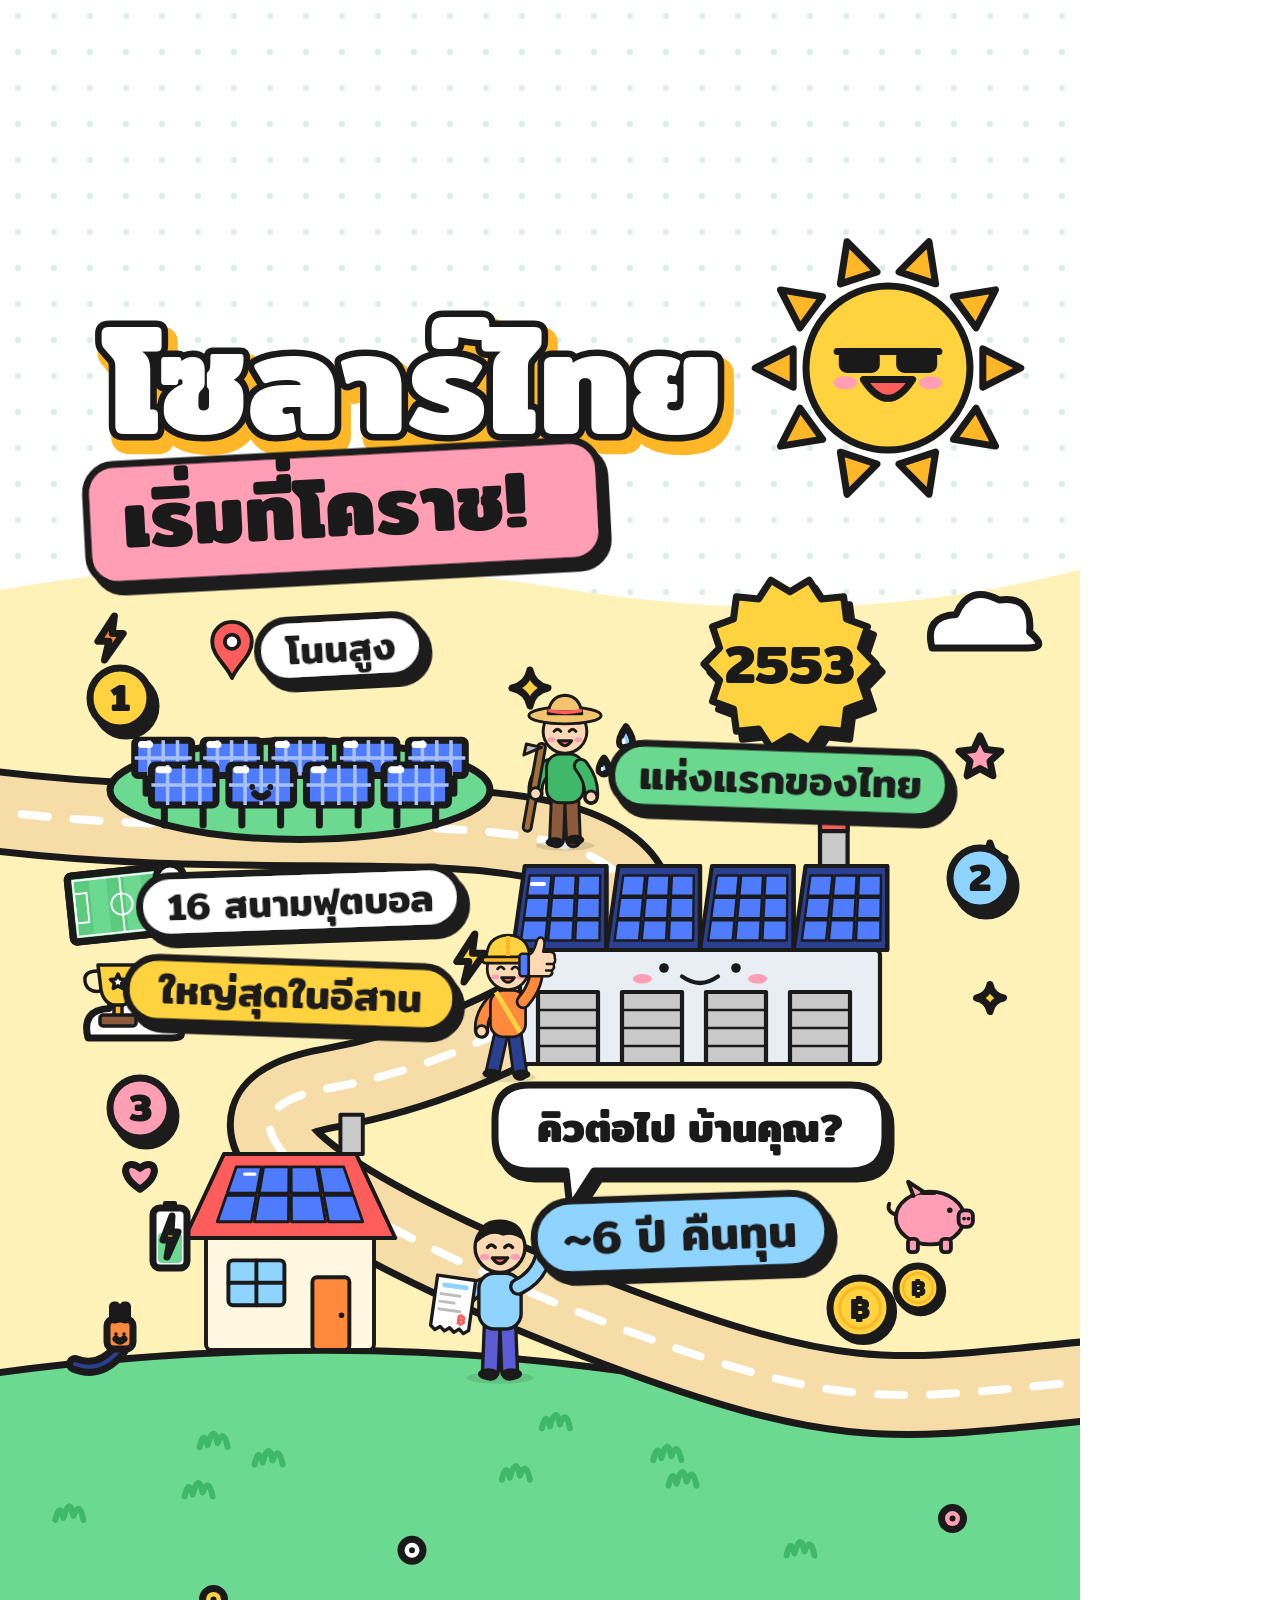
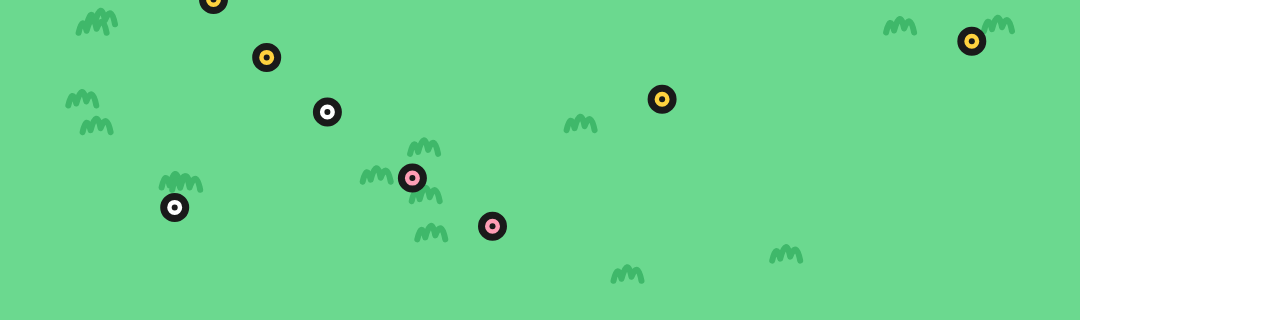
<file: templates/line-cartoon/index.html>
<!DOCTYPE html>
<html lang="th"><head><meta charset="utf-8"><title>Solar Korat</title>
<link href="https://fonts.googleapis.com/css2?family=Mitr:wght@400;500;600;700&display=block" rel="stylesheet">
<script src="https://cdnjs.cloudflare.com/ajax/libs/gsap/3.12.5/gsap.min.js"></script>
<style>*{margin:0;padding:0;box-sizing:border-box}html,body{width:1080px;height:1920px;overflow:hidden;background:#fff}
#stage{position:absolute;left:0;top:0;width:1080px;height:1920px;overflow:hidden}svg{position:absolute;left:0;top:0}text{font-family:'Mitr',sans-serif}
#cap{position:absolute;left:150px;top:1290px;width:710px;height:180px;display:flex;align-items:center;justify-content:center;pointer-events:none}
#pill{font-family:'Mitr',sans-serif;background:rgba(26,26,26,.9);color:#fff;font-weight:600;font-size:46px;line-height:1.3;padding:10px 30px 14px;border-radius:30px;text-align:center;white-space:pre;border:4px solid #1A1A1A;box-shadow:6px 8px 0 rgba(0,0,0,.25);opacity:0}
</style></head><body><div id="stage">
<svg id="sv" width="1080" height="1920" viewBox="0 0 1080 1920"><g id="world"></g><g id="hud"></g></svg>
<div id="cap"><div id="pill"></div></div></div>
<script>// ===== line-cartoon sticker kit (solar video, template 3) =====
// Thick black outlines, flat fills, smiling characters. Every function returns an SVG string.
// Shared by frame-1 posters and the scenes. Text made by helpers carries class="key" when key=true.
function rng(seed){return()=>{seed|=0;seed=seed+0x6D2B79F5|0;let t=Math.imul(seed^seed>>>15,1|seed);t=t+Math.imul(t^t>>>7,61|t)^t;return((t^t>>>14)>>>0)/4294967296;};}
function add(parent,html){parent.insertAdjacentHTML('beforeend',html);return parent.lastElementChild;}
function fit(el,maxW){let fs=parseFloat(el.getAttribute('font-size'));for(let i=0;i<80&&el.getBBox().width>maxW;i++){fs*=0.97;el.setAttribute('font-size',fs.toFixed(1));}return el;}
const lerp=(a,b,t)=>a+(b-a)*t, f1=v=>(+v).toFixed(1);
function qpt(q,u,v){const t=[lerp(q[0][0],q[1][0],u),lerp(q[0][1],q[1][1],u)],b=[lerp(q[3][0],q[2][0],u),lerp(q[3][1],q[2][1],u)];return [lerp(t[0],b[0],v),lerp(t[1],b[1],v)];}
function poly(pts,attrs){return `<path d="M${pts.map(p=>f1(p[0])+' '+f1(p[1])).join(' L')} Z" ${attrs||''}/>`;}
function quadCells(q,nx,ny,attrsFn,gap){gap=gap==null?.06:gap;let s='';for(let i=0;i<nx;i++)for(let j=0;j<ny;j++){const u0=(i+gap)/nx,u1=(i+1-gap)/nx,v0=(j+gap)/ny,v1=(j+1-gap)/ny;s+=poly([qpt(q,u0,v0),qpt(q,u1,v0),qpt(q,u1,v1),qpt(q,u0,v1)],attrsFn(i,j));}return s;}
// resize rect.pill to hug the <text> right after it
function fixPills(root,padX){root.querySelectorAll('rect.pill').forEach(rc=>{const t=rc.nextElementSibling;if(!t||t.tagName!=='text')return;const b=t.getBBox();const p=padX||parseFloat(rc.getAttribute('height'))*.42;rc.setAttribute('x',f1(b.x-p));rc.setAttribute('width',f1(b.width+2*p));});}

const K='#1A1A1A',L={y:'#FFD23F',y2:'#FFB627',sky:'#8FD3FF',sky2:'#5DB8F5',green:'#6BD98F',green2:'#3FB86A',pink:'#FF9EB5',orange:'#FF8A3D',red:'#FF5C5C',blue:'#4F7BFF',navy:'#2A3F8F',skin:'#FFD9B3',white:'#FFFFFF',cream:'#FFF7E0',paleY:'#FFF2B8',grey:'#C9C9C9',brown:'#8B5A3C',purple:'#A98BFF'};
const SW=7,O=`stroke="${K}" stroke-width="${SW}" stroke-linejoin="round" stroke-linecap="round"`;
const KDEFS=`<defs><filter id="hard" x="-20%" y="-20%" width="140%" height="160%"><feDropShadow dx="6" dy="8" stdDeviation="0" flood-color="${K}" flood-opacity="1"/></filter>
<pattern id="dots" width="36" height="36" patternUnits="userSpaceOnUse"><circle cx="18" cy="18" r="3" fill="#D8EFE4"/></pattern>
<pattern id="stripes" width="40" height="40" patternUnits="userSpaceOnUse"><rect width="20" height="40" fill="#5CCB7F"/></pattern></defs>`;
const limb=(d,col,w)=>`<path d="${d}" stroke="${K}" stroke-width="${w+SW*2}" fill="none" stroke-linecap="round" stroke-linejoin="round"/><path d="${d}" stroke="${col}" stroke-width="${w}" fill="none" stroke-linecap="round" stroke-linejoin="round"/>`;
const G=(x,y,s,inner,rot)=>`<g transform="translate(${f1(x)} ${f1(y)})${rot?` rotate(${rot})`:''} scale(${s})">${inner}</g>`;
const kc=k=>k?'class="key"':'';

// ---- small stickers ----
function sunFace(x,y,R,cool){let s='';for(let k=0;k<10;k++){const a=k*36*Math.PI/180;const p=(rr,aa)=>[x+rr*Math.cos(aa),y+rr*Math.sin(aa)];s+=poly([p(R*1.18,a-.2),p(R*1.62,a),p(R*1.18,a+.2)],`fill="${L.y2}" ${O}`);}
  s+=`<circle cx="${x}" cy="${y}" r="${R}" fill="${L.y}" ${O}/>`;
  if(cool)s+=`<path d="M${x-R*.62} ${y-R*.2} h${R*1.24}" ${O}/><rect x="${x-R*.6}" y="${y-R*.24}" width="${R*.5}" height="${R*.3}" rx="${R*.1}" fill="${K}"/><rect x="${x+R*.1}" y="${y-R*.24}" width="${R*.5}" height="${R*.3}" rx="${R*.1}" fill="${K}"/>`;
  else s+=`<path d="M${x-R*.42} ${y-R*.1} q${R*.12} ${-R*.16} ${R*.24} 0 M${x+R*.18} ${y-R*.1} q${R*.12} ${-R*.16} ${R*.24} 0" ${O} fill="none"/>`;
  s+=`<ellipse cx="${x-R*.52}" cy="${y+R*.18}" rx="${R*.14}" ry="${R*.08}" fill="${L.pink}"/><ellipse cx="${x+R*.52}" cy="${y+R*.18}" rx="${R*.14}" ry="${R*.08}" fill="${L.pink}"/>`;
  return s+`<path d="M${x-R*.3} ${y+R*.14} Q${x} ${y+R*.6} ${x+R*.3} ${y+R*.14} Z" fill="${L.red}" ${O}/>`;}
function drop(x,y,s){return `<path d="M${x} ${y-22*s} Q${x+14*s} ${y-2*s} ${x+10*s} ${y+8*s} Q${x} ${y+18*s} ${x-10*s} ${y+8*s} Q${x-14*s} ${y-2*s} ${x} ${y-22*s} Z" fill="${L.sky}" ${O} stroke-width="${SW*.7}"/><ellipse cx="${x-4*s}" cy="${y+2*s}" rx="${3*s}" ry="${5*s}" fill="#fff"/>`;}
function sparkle(x,y,s,col){return `<path d="M${x} ${y-30*s} Q${x+5*s} ${y-5*s} ${x+30*s} ${y} Q${x+5*s} ${y+5*s} ${x} ${y+30*s} Q${x-5*s} ${y+5*s} ${x-30*s} ${y} Q${x-5*s} ${y-5*s} ${x} ${y-30*s} Z" fill="${col||L.y}" ${O} stroke-width="${SW*.75}"/>`;}
function coin(x,y,R){return `<circle cx="${x+R*.12}" cy="${y+R*.12}" r="${R}" fill="${L.y2}" ${O}/><circle cx="${x}" cy="${y}" r="${R}" fill="${L.y}" ${O}/><circle cx="${x}" cy="${y}" r="${R*.68}" fill="none" stroke="${L.y2}" stroke-width="${R*.1}"/><text x="${x}" y="${y+R*.36}" font-size="${R}" font-weight="700" fill="${K}" text-anchor="middle">฿</text>`;}
function plug(x,y,s){return limb(`M${x} ${y+30*s} q${-40*s} ${50*s} ${-90*s} ${30*s}`,L.navy,8*s)+`<rect x="${x-26*s}" y="${y-30*s}" width="${52*s}" height="${60*s}" rx="${14*s}" fill="${L.orange}" ${O}/><rect x="${x-15*s}" y="${y-58*s}" width="${9*s}" height="${30*s}" rx="${3*s}" fill="#D0D0D0" ${O} stroke-width="${SW*.6}"/><rect x="${x+6*s}" y="${y-58*s}" width="${9*s}" height="${30*s}" rx="${3*s}" fill="#D0D0D0" ${O} stroke-width="${SW*.6}"/><circle cx="${x-8*s}" cy="${y}" r="${3.5*s}" fill="${K}"/><circle cx="${x+8*s}" cy="${y}" r="${3.5*s}" fill="${K}"/><path d="M${x-8*s} ${y+10*s} q${8*s} ${8*s} ${16*s} 0" ${O} stroke-width="${SW*.6}" fill="none"/>`;}
function battery(x,y,s){return `<rect x="${x-34*s}" y="${y-60*s}" width="${68*s}" height="${120*s}" rx="${14*s}" fill="#fff" ${O}/><rect x="${x-14*s}" y="${y-74*s}" width="${28*s}" height="${14*s}" rx="${4*s}" fill="${K}"/><rect x="${x-24*s}" y="${y-10*s}" width="${48*s}" height="${60*s}" rx="${8*s}" fill="${L.green}"/><path d="M${x+4*s} ${y-44*s} L${x-14*s} ${y+4*s} L${x} ${y+4*s} L${x-6*s} ${y+38*s} L${x+16*s} ${y-12*s} L${x+2*s} ${y-12*s} Z" fill="${L.y}" ${O} stroke-width="${SW*.6}"/>`;}
function bill(x,y,s,rot){return G(x,y,s,`<path d="M-40 -55 L40 -55 L40 50 L30 58 L20 50 L10 58 L0 50 L-10 58 L-20 50 L-30 58 L-40 50 Z" fill="#fff" ${O}/><rect x="-28" y="-42" width="56" height="10" rx="5" fill="${L.sky}"/><path d="M-28 -18 h40 M-28 -2 h30 M-28 14 h44" stroke="#BDBDBD" stroke-width="6" stroke-linecap="round"/><text x="22" y="40" font-size="28" font-weight="700" fill="${L.red}" text-anchor="middle">฿</text>`,rot||0);}
function thumb(x,y,s){return G(x,y,s,`<rect x="-46" y="-6" width="26" height="62" rx="8" fill="${L.blue}" ${O}/><path d="M-20 -2 Q-6 -10 0 -34 Q4 -56 18 -50 Q28 -44 20 -12 L40 -12 Q54 -10 52 4 Q56 16 48 22 Q54 32 44 40 Q48 52 36 56 L-20 56 Z" fill="${L.skin}" ${O}/><path d="M48 22 H30 M44 40 H28" ${O} stroke-width="${SW*.7}"/>`);}
function clock(x,y,R){return `<circle cx="${x}" cy="${y}" r="${R}" fill="#fff" ${O}/><circle cx="${x}" cy="${y}" r="${R*.08}" fill="${K}"/><path d="M${x} ${y} L${x} ${y-R*.6} M${x} ${y} L${x+R*.42} ${y+R*.14}" ${O}/>`+[0,90,180,270].map(a=>`<circle cx="${f1(x+Math.cos(a*Math.PI/180)*R*.76)}" cy="${f1(y+Math.sin(a*Math.PI/180)*R*.76)}" r="${R*.06}" fill="${K}"/>`).join('')+`<path d="M${x-R*.7} ${y-R*1.05} l${-R*.25} ${-R*.2} M${x+R*.7} ${y-R*1.05} l${R*.25} ${-R*.2}" ${O}/>`;}
function bolt(x,y,s,col){return `<path d="M${x+8*s} ${y-40*s} L${x-22*s} ${y+6*s} L${x-2*s} ${y+6*s} L${x-10*s} ${y+40*s} L${x+24*s} ${y-8*s} L${x+4*s} ${y-8*s} Z" fill="${col||L.y}" ${O} stroke-width="${SW*.8}"/>`;}
function heart(x,y,s){return `<path d="M${x} ${y+16*s} C${x-34*s} ${y-6*s} ${x-20*s} ${y-30*s} ${x} ${y-14*s} C${x+20*s} ${y-30*s} ${x+34*s} ${y-6*s} ${x} ${y+16*s} Z" fill="${L.pink}" ${O} stroke-width="${SW*.7}"/>`;}
function star(x,y,R,col){let p=[];for(let k=0;k<10;k++){const a=-Math.PI/2+k*Math.PI/5,rr=k%2?R*.48:R;p.push([x+rr*Math.cos(a),y+rr*Math.sin(a)]);}return poly(p,`fill="${col||L.y}" ${O} stroke-width="${SW*.8}"`);}
function cloud(x,y,k){return `<path d="M${x-60*k} ${y} Q${x-70*k} ${y-40*k} ${x-30*k} ${y-42*k} Q${x-14*k} ${y-80*k} ${x+24*k} ${y-60*k} Q${x+66*k} ${y-66*k} ${x+62*k} ${y-20*k} Q${x+86*k} ${y} ${x+60*k} ${y} Z" fill="#fff" ${O}/>`;}
function piggy(x,y,s){return G(x,y,s,`<ellipse cx="0" cy="0" rx="62" ry="48" fill="${L.pink}" ${O}/><path d="M-30 -40 L-40 -66 L-12 -48" fill="${L.pink}" ${O}/><rect x="52" y="-14" width="26" height="30" rx="10" fill="${L.pink}" ${O}/><circle cx="62" cy="1" r="3.5" fill="${K}"/><circle cx="70" cy="1" r="3.5" fill="${K}"/><circle cx="36" cy="-14" r="5" fill="${K}"/><rect x="-18" y="-50" width="30" height="8" rx="4" fill="${K}"/>`+
  `<rect x="-40" y="38" width="18" height="24" rx="6" fill="${L.pink}" ${O}/><rect x="20" y="38" width="18" height="24" rx="6" fill="${L.pink}" ${O}/><path d="M-62 -6 q-18 -6 -12 -20" ${O} fill="none"/>`);}
function pin(x,y,s,col){return G(x,y,s,`<path d="M0 0 C-10 -24 -36 -40 -36 -66 A36 36 0 1 1 36 -66 C36 -40 10 -24 0 0 Z" fill="${col||L.red}" ${O}/><circle cx="0" cy="-66" r="13" fill="#fff" ${O} stroke-width="5"/>`);}
function calendar(x,y,s,txt,key){return G(x,y,s,`<rect x="-70" y="-64" width="140" height="132" rx="16" fill="#fff" ${O}/><path d="M-70 -30 L-70 -48 Q-70 -64 -54 -64 L54 -64 Q70 -64 70 -48 L70 -30 Z" fill="${L.red}" ${O}/><rect x="-42" y="-80" width="12" height="30" rx="6" fill="${K}"/><rect x="30" y="-80" width="12" height="30" rx="6" fill="${K}"/>`+
  `<text ${kc(key)} x="0" y="38" font-size="52" font-weight="700" fill="${K}" text-anchor="middle">${txt}</text>`);}
function medal(x,y,s,txt){return G(x,y,s,`<path d="M-30 -10 L-48 70 L-24 58 L-14 84 L4 4 Z" fill="${L.blue}" ${O}/><path d="M30 -10 L48 70 L24 58 L14 84 L-4 4 Z" fill="${L.red}" ${O}/><circle cx="0" cy="-20" r="50" fill="${L.y}" ${O}/><circle cx="0" cy="-20" r="34" fill="none" stroke="${L.y2}" stroke-width="7"/><text x="0" y="-2" font-size="50" font-weight="700" fill="${K}" text-anchor="middle">${txt||'1'}</text>`);}
function trophy(x,y,s){return G(x,y,s,`<path d="M-40 -70 L40 -70 L34 -20 Q28 10 0 12 Q-28 10 -34 -20 Z" fill="${L.y}" ${O}/><path d="M-40 -58 Q-74 -58 -64 -30 Q-56 -14 -34 -18 M40 -58 Q74 -58 64 -30 Q56 -14 34 -18" fill="none" ${O}/><rect x="-8" y="10" width="16" height="22" fill="${L.y2}" ${O}/><rect x="-36" y="30" width="72" height="22" rx="6" fill="${L.brown}" ${O}/>${star(0,-36,16,'#fff')}`);}
function arrowC(x,y,s,rot,col){return G(x,y,s,`<path d="M-50 -14 L10 -14 L10 -36 L54 0 L10 36 L10 14 L-50 14 Z" fill="${col||L.orange}" ${O}/>`,rot||0);}
function burst(x,y,R,txt,fill,fs,key,n){n=n||14;let p=[];for(let k=0;k<n*2;k++){const a=k*Math.PI/n,rr=k%2?R*.84:R;p.push([x+rr*Math.cos(a),y+rr*Math.sin(a)]);}
  return `<g filter="url(#hard)">${poly(p,`fill="${fill||L.y}" ${O}`)}</g><text ${kc(key)} x="${x}" y="${y+fs*.36}" font-size="${fs}" font-weight="700" fill="${K}" text-anchor="middle">${txt}</text>`;}
function chip(x,y,txt,fill,fs,rot,key,col){fs=fs||40;const w=txt.length*fs*.55+fs*1.2;return `<g transform="rotate(${rot||0} ${x} ${y})" filter="url(#hard)"><rect class="pill" x="${x-w/2}" y="${y-fs*.8}" width="${w}" height="${fs*1.6}" rx="${fs*.8}" fill="${fill}" ${O}/><text ${kc(key)} x="${x}" y="${y+fs*.36}" font-size="${fs}" font-weight="600" fill="${col||K}" text-anchor="middle">${txt}</text></g>`;}
function bubble(x,y,w,h,txt,fill,fs,key,tail){tail=tail||[-w*.25,h*.5+34];return `<g filter="url(#hard)"><path d="M${x-w/2+h*.4} ${y-h/2} L${x+w/2-h*.4} ${y-h/2} Q${x+w/2} ${y-h/2} ${x+w/2} ${y-h/2+h*.4} L${x+w/2} ${y+h/2-h*.4} Q${x+w/2} ${y+h/2} ${x+w/2-h*.4} ${y+h/2} L${x+tail[0]+24} ${y+h/2} L${x+tail[0]} ${y+tail[1]} L${x+tail[0]-4} ${y+h/2} L${x-w/2+h*.4} ${y+h/2} Q${x-w/2} ${y+h/2} ${x-w/2} ${y+h/2-h*.4} L${x-w/2} ${y-h/2+h*.4} Q${x-w/2} ${y-h/2} ${x-w/2+h*.4} ${y-h/2} Z" fill="${fill||'#fff'}" ${O}/></g>`+
  `<text ${kc(key)} x="${x}" y="${y+fs*.36}" font-size="${fs}" font-weight="700" fill="${K}" text-anchor="middle">${txt}</text>`;}
// outlined title text (white fill, black outline, coloured hard shadow); returns [shadowEl, mainEl] after adding to parent
function titleText(T,x,y,txt,fs,fill,shadow,maxW,anchor){const an=anchor?`text-anchor="${anchor}"`:'';const a=add(T,`<text x="${x+6}" y="${y+10}" font-size="${fs}" font-weight="700" fill="${shadow}" stroke="${shadow}" stroke-width="${fs*.14}" stroke-linejoin="round" ${an}>${txt}</text>`);
  const b=add(T,`<text class="key" x="${x}" y="${y}" font-size="${fs}" font-weight="700" fill="${fill}" stroke="${K}" stroke-width="${fs*.09}" stroke-linejoin="round" paint-order="stroke" ${an}>${txt}</text>`);
  if(maxW){fit(b,maxW);a.setAttribute('font-size',b.getAttribute('font-size'));a.setAttribute('stroke-width',(parseFloat(b.getAttribute('font-size'))*.14).toFixed(1));b.setAttribute('stroke-width',(parseFloat(b.getAttribute('font-size'))*.09).toFixed(1));}return [a,b];}
// tilted label block with hard shadow (auto width)
function labelBlock(T,x,y,txt,fs,fill,rot,anchorLeft){const g=add(T,`<g transform="rotate(${rot||0} ${x} ${y})"><g filter="url(#hard)"><rect x="0" y="${y-fs*.95}" width="10" height="${fs*1.5}" rx="${fs*.36}" fill="${fill}" ${O}/></g><text class="key" x="${x}" y="${y+fs*.1}" font-size="${fs}" font-weight="700" fill="${K}" ${anchorLeft?'':'text-anchor="middle"'}>${txt}</text></g>`);
  const t=g.querySelector('text'),r=g.querySelector('rect'),b=t.getBBox(),p=fs*.45;r.setAttribute('x',f1(b.x-p));r.setAttribute('width',f1(b.width+2*p));return g;}

// ---- solar objects ----
function panelC(x,y,w,face,legs){const h=w*.62;let s=legs===false?'':`<path d="M${x-w*.3} ${y} l0 ${h*.5} M${x+w*.3} ${y} l0 ${h*.5}" ${O}/>`;s+=`<rect x="${x-w/2}" y="${y-h}" width="${w}" height="${h}" rx="${w*.06}" fill="${L.blue}" ${O}/>`;
  for(let i=1;i<4;i++)s+=`<path d="M${f1(x-w/2+i*w/4)} ${y-h} l0 ${h}" stroke="#A9C1FF" stroke-width="${SW*.5}"/>`;s+=`<path d="M${x-w/2} ${y-h/2} h${w}" stroke="#A9C1FF" stroke-width="${SW*.5}"/><path d="M${x-w*.38} ${y-h*.88} l${w*.14} 0" stroke="#fff" stroke-width="${SW}" stroke-linecap="round"/>`;
  if(face)s+=`<circle cx="${x-w*.14}" cy="${y-h*.45}" r="${w*.045}" fill="${K}"/><circle cx="${x+w*.14}" cy="${y-h*.45}" r="${w*.045}" fill="${K}"/><path d="M${x-w*.1} ${y-h*.28} Q${x} ${y-h*.12} ${x+w*.1} ${y-h*.28}" ${O} fill="none"/>`;return s;}
// field solar farm: green ground blob with rows of panels; centre-bottom at x,y, width w
function fieldFarm(x,y,w,face){let s=`<ellipse cx="${x}" cy="${y}" rx="${w/2}" ry="${w*.13}" fill="${L.green}" ${O}/>`;const rows=[[y-w*.02,5,w*.15],[y+w*.06,4,w*.17]];
  rows.forEach(([yy,n,pw],ri)=>{for(let i=0;i<n;i++){const xx=x-(n-1)*pw*.6+i*pw*1.2;s+=panelC(xx,yy-pw*.12,pw,face&&ri===1&&i===1);}});return s;}
function houseC(x,y,s,o){o=o||{};let g=`<rect x="-150" y="-210" width="300" height="210" rx="10" fill="${o.wall||L.cream}" ${O}/><rect x="40" y="-130" width="66" height="130" rx="8" fill="${L.orange}" ${O}/><circle cx="92" cy="-62" r="5" fill="${K}"/>`+
  `<rect x="-110" y="-160" width="100" height="80" rx="8" fill="${L.sky}" ${O}/><path d="M-60 -160 v80 M-110 -120 h100" ${O}/>`;
  const rq=[[-118,-350],[118,-350],[188,-200],[-188,-200]];g+=poly(rq,`fill="${o.roof||L.red}" ${O}`);
  if(o.panels!==false)g+=quadCells([qpt(rq,.12,.14),qpt(rq,.88,.14),qpt(rq,.88,.82),qpt(rq,.12,.82)],4,2,()=>`fill="${L.blue}" stroke="${K}" stroke-width="5" stroke-linejoin="round"`,.04)+`<path d="M${qpt(rq,.2,.24)} l18 0" stroke="#fff" stroke-width="6" stroke-linecap="round"/>`;
  if(o.chimney!==false)g+=`<rect x="90" y="-420" width="40" height="70" fill="${L.grey}" ${O}/>`;return G(x,y,s,g);}
// factory with a huge panel-covered sawtooth roof; centre-bottom x,y, width ~600 at s=1
function factory(x,y,s,face){let g=`<rect x="-300" y="-190" width="600" height="190" rx="8" fill="#E9EEF5" ${O}/>`;
  for(let i=0;i<4;i++)g+=`<rect x="${-270+i*140}" y="-120" width="100" height="120" fill="${L.grey}" ${O}/>`+[1,2,3].map(k=>`<path d="M${-270+i*140} ${-120+k*30} h100" stroke="${K}" stroke-width="4"/>`).join('');
  g+=`<rect x="200" y="-410" width="46" height="150" fill="${L.grey}" ${O}/><rect x="200" y="-410" width="46" height="22" fill="${L.red}" ${O}/>`;
  for(let i=0;i<4;i++){const x0=-312+i*156;const q=[[x0+20,-330],[x0+156,-330],[x0+156,-190],[x0,-190]];g+=poly(q,`fill="${L.navy}" ${O}`);
    g+=quadCells([qpt(q,.06,.1),qpt(q,.94,.1),qpt(q,.94,.9),qpt(q,.06,.9)],3,3,()=>`fill="${L.blue}" stroke="${K}" stroke-width="4" stroke-linejoin="round"`,.05);
    g+=`<path d="M${x0+156} -330 L${x0+156} -190" ${O}/>`;}
  g+=`<path d="M${-280} -300 l20 0" stroke="#fff" stroke-width="7" stroke-linecap="round"/>`;
  if(face)g+=`<circle cx="-60" cy="-160" r="8" fill="${K}"/><circle cx="60" cy="-160" r="8" fill="${K}"/><path d="M-30 -146 Q0 -124 30 -146" ${O} fill="none"/><ellipse cx="-96" cy="-142" rx="16" ry="8" fill="${L.pink}"/><ellipse cx="96" cy="-142" rx="16" ry="8" fill="${L.pink}"/>`;
  return G(x,y,s,g);}
// football pitch (top view), centre x,y, width w
function pitch(x,y,w,rot){const h=w*.64;let g=`<rect x="${-w/2}" y="${-h/2}" width="${w}" height="${h}" rx="${w*.04}" fill="${L.green}" ${O}/>`;
  for(let i=0;i<6;i+=2)g+=`<rect x="${-w/2+i*w/6+4}" y="${-h/2+4}" width="${w/6}" height="${h-8}" fill="#5CCB7F"/>`;
  g+=`<g stroke="#fff" stroke-width="${w*.018}" fill="none"><rect x="${-w/2+w*.05}" y="${-h/2+h*.08}" width="${w*.9}" height="${h*.84}"/><path d="M0 ${-h/2+h*.08} V${h/2-h*.08}"/><circle r="${h*.16}"/><rect x="${-w/2+w*.05}" y="${-h*.22}" width="${w*.12}" height="${h*.44}"/><rect x="${w/2-w*.17}" y="${-h*.22}" width="${w*.12}" height="${h*.44}"/></g>`;
  g+=`<rect x="${-w/2}" y="${-h/2}" width="${w}" height="${h}" rx="${w*.04}" fill="none" ${O}/>`;return G(x,y,1,g,rot||0);}
function ball(x,y,R){return `<circle cx="${x}" cy="${y}" r="${R}" fill="#fff" ${O}/>`+poly([0,1,2,3,4].map(k=>{const a=-Math.PI/2+k*2*Math.PI/5;return [x+R*.38*Math.cos(a),y+R*.38*Math.sin(a)];}),`fill="${K}"`);}
function tower(x,y,s){return G(x,y,s,`<g ${O} fill="none"><path d="M-40 0 L-8 -200 L8 -200 L40 0"/><path d="M-34 -30 L26 -70 M34 -30 L-26 -70 M-24 -70 L18 -110 M24 -70 L-18 -110 M-15 -110 L12 -150 M15 -110 L-12 -150"/><path d="M-60 -150 L60 -150 M-46 -180 L46 -180"/></g>`);}
// character: bottom-centre at x,y, ~360 tall at s=1.
// o: shirt pants hat(straw|helmet) hair longHair armL armR item itemBehind strap
// animation (all optional): walk (static stride) | step (phase rad, walk cycle) | blink (bool) | open (dot eyes) | wave (deg, rotates right arm) | look (deg, head tilts up) | bob (px)
function person(x,y,s,o){let g=`<ellipse cx="0" cy="4" rx="70" ry="12" fill="${K}" opacity=".12"/>`;
  let lg,f;if(o.step!=null){const a=Math.sin(o.step)*26;lg=[`M-16 -110 L${f1(-20+a)} -10`,`M16 -110 L${f1(20-a)} -10`];f=[[-24+a,-4-Math.max(0,-Math.cos(o.step))*6],[24-a,-4-Math.max(0,Math.cos(o.step))*6]];}
  else if(o.walk){lg=['M-16 -110 L-38 -12','M16 -110 L30 -8'];f=[[-42,-6],[34,-4]];}else{lg=['M-16 -110 L-20 -10','M16 -110 L20 -10'];f=[[-24,-4],[24,-4]];}
  g+=limb(lg[0],o.pants,26)+limb(lg[1],o.pants,26)+`<ellipse cx="${f1(f[0][0])}" cy="${f1(f[0][1])}" rx="22" ry="12" fill="${K}"/><ellipse cx="${f1(f[1][0])}" cy="${f1(f[1][1])}" rx="22" ry="12" fill="${K}"/>`;
  const bob=o.bob||(o.step!=null?-Math.abs(Math.sin(o.step))*7:0);g+=`<g transform="translate(0 ${f1(bob)})">`;
  let armL=o.armL||'M-38 -186 Q-70 -150 -66 -112',armR=o.armR||'M38 -186 Q70 -150 66 -112';
  if(o.step!=null&&!o.armL){const a=Math.sin(o.step)*22;armL=`M-38 -186 Q${f1(-66-a*.3)} -150 ${f1(-62-a)} -112`;}
  if(o.step!=null&&!o.armR){const a=Math.sin(o.step)*22;armR=`M38 -186 Q${f1(66-a*.3)} -150 ${f1(62-a)} -112`;}
  const end=d=>d.trim().split(/[ QLM]+/).filter(Boolean).slice(-2).map(Number),hl=end(armL),hr=end(armR);
  const rotR=o.wave?`transform="rotate(${f1(o.wave)} 38 -186)"`:'';
  g+=limb(armL,o.shirt,24)+`<rect x="-44" y="-214" width="88" height="116" rx="32" fill="${o.shirt}" ${O}/>`;
  if(o.strap)g+=`<path d="M-30 -210 L30 -110" stroke="${o.strap}" stroke-width="12"/>`;
  if(o.itemBehind)g+=o.itemBehind;
  g+=`<circle cx="${hl[0]}" cy="${hl[1]}" r="14" fill="${L.skin}" ${O}/>`;
  g+=`<g ${rotR}>${limb(armR,o.shirt,24)}<circle cx="${hr[0]}" cy="${hr[1]}" r="14" fill="${L.skin}" ${O}/></g>`;
  let h=`<circle cx="0" cy="-268" r="52" fill="${L.skin}" ${O}/>`;
  if(o.hair)h+=`<path d="M-50 -276 Q-46 -330 4 -326 Q50 -322 50 -280 Q30 -300 6 -292 Q-20 -306 -50 -276 Z" fill="${K}"/>`;
  if(o.longHair)h+=`<path d="M-54 -250 Q-62 -330 0 -330 Q62 -330 54 -250 L44 -250 Q40 -296 4 -298 Q-30 -300 -44 -250 Z" fill="${K}"/>`;
  const ey=o.look?-272:-266;
  if(o.blink)h+=`<path d="M-26 ${ey} h16 M10 ${ey} h16" ${O} stroke-width="6" fill="none"/>`;
  else if(o.open)h+=`<ellipse cx="-18" cy="${ey}" rx="6" ry="8" fill="${K}"/><ellipse cx="18" cy="${ey}" rx="6" ry="8" fill="${K}"/><circle cx="-16" cy="${ey-3}" r="2.2" fill="#fff"/><circle cx="20" cy="${ey-3}" r="2.2" fill="#fff"/>`;
  else h+=`<path d="M-26 -268 q8 -10 16 0 M10 -268 q8 -10 16 0" ${O} stroke-width="6" fill="none"/>`;
  h+=`<ellipse cx="-32" cy="-248" rx="10" ry="6" fill="${L.pink}"/><ellipse cx="32" cy="-248" rx="10" ry="6" fill="${L.pink}"/><path d="M-16 -246 Q0 -222 16 -246 Z" fill="${L.red}" ${O} stroke-width="5"/>`;
  if(o.hat==='straw')h+=`<ellipse cx="0" cy="-306" rx="86" ry="20" fill="#F2C46D" ${O}/><path d="M-40 -310 Q-36 -352 0 -354 Q36 -352 40 -310 Z" fill="#F2C46D" ${O}/><path d="M-40 -318 Q0 -308 40 -318" stroke="${L.red}" stroke-width="8"/>`;
  if(o.hat==='helmet')h+=`<path d="M-54 -292 Q-54 -350 0 -352 Q54 -350 54 -292 Z" fill="${L.y}" ${O}/><rect x="-64" y="-298" width="128" height="16" rx="8" fill="${L.y2}" ${O}/><path d="M0 -350 L0 -300" stroke="${L.y2}" stroke-width="10"/>`;
  g+=o.look?`<g transform="rotate(${f1(-o.look)} 0 -220)">${h}</g>`:h;
  if(o.item)g+=`<g ${rotR}>${o.item}</g>`;return G(x,y,s,g+'</g>');}
// blink helper: true for ~0.13 s every ~3.4 s, offset by seed
const blinkAt=(t,seed)=>((t+seed*1.37)%3.4)<0.13;
// utility pole (side view), bottom-centre x,y
function pole(x,y,s){return G(x,y,s,`<rect x="-10" y="-420" width="20" height="420" rx="6" fill="${L.brown}" ${O}/><rect x="-70" y="-390" width="140" height="18" rx="6" fill="${L.brown}" ${O}/><circle cx="-56" cy="-398" r="9" fill="#fff" ${O} stroke-width="5"/><circle cx="56" cy="-398" r="9" fill="#fff" ${O} stroke-width="5"/>`);}
const FARMER=(x,y,s,extra)=>person(x,y,s,Object.assign({shirt:L.green2,pants:L.brown,hat:'straw',armL:'M-38 -186 Q-74 -160 -70 -120',itemBehind:limb('M-90 -40 L-56 -230','#A0703C',12)+`<path d="M-56 -230 l-36 -8 l-6 26 Z" fill="#BDBDBD" ${O}/>`},extra||{}));
const TECH=(x,y,s,extra)=>person(x,y,s,Object.assign({shirt:L.orange,pants:L.navy,hat:'helmet',strap:L.y},extra||{}));
const OWNER=(x,y,s,extra)=>person(x,y,s,Object.assign({shirt:L.sky,pants:'#5B5BD6',hair:1},extra||{}));
const HOE='M-90 -40 L-56 -230';
// background
function bgDots(){return `<rect width="1080" height="1920" fill="#fff"/><rect width="1080" height="1920" fill="url(#dots)"/>`;}
function grass(r,y0,y1,n){let s='';for(let i=0;i<n;i++){const x=40+r()*1000,y=y0+r()*(y1-y0);s+=`<path d="M${f1(x-14)} ${f1(y)} q4 -18 8 -2 q6 -22 10 -2 q6 -16 10 4" stroke="${L.green2}" stroke-width="6" fill="none" stroke-linecap="round" stroke-linejoin="round"/>`;}return s;}
function flowers(r,y0,y1,n){let s='';for(let i=0;i<n;i++){const x=60+r()*960,y=y0+r()*(y1-y0);s+=`<circle cx="${f1(x)}" cy="${f1(y)}" r="11" fill="${[L.y,L.pink,'#fff'][i%3]}" ${O} stroke-width="5"/><circle cx="${f1(x)}" cy="${f1(y)}" r="3" fill="${K}"/>`;}return s;}
</script>
<script>const TLD={"T": {"t1": [0, 6.07], "t2": [6.07, 14.31], "t3": [14.31, 23.03], "t4": [23.03, 33.99], "t5": [33.99, 43.35], "t6": [43.35, 51.67], "t7": [51.67, 62.16]}, "START": {"t1": 0.5, "t2": 6.42, "t3": 14.66, "t4": 23.38, "t5": 34.34, "t6": 43.7, "t7": 52.02}, "NAR": [{"a": 0.5, "b": 2.6, "t": "โซลาร์ฟาร์มแห่งแรกของไทย"}, {"a": 2.6, "b": 5.92, "t": "เกิดขึ้นกลางทุ่งที่โนนสูง โคราช"}, {"a": 6.42, "b": 10.69, "t": "ฟาร์มนี้เริ่มขายไฟจากแสงแดดเข้าระบบ\nเป็นที่แรกของประเทศ"}, {"a": 10.69, "b": 14.16, "t": "จุดเริ่มต้นของโซลาร์ฟาร์ม\nทั่วไทยในวันนี้"}, {"a": 14.66, "b": 17.56, "t": "ที่นี่แดดแรงระดับหัวแถวของประเทศ"}, {"a": 17.56, "b": 20.39, "t": "อีสานทั้งภาคอยู่ในโซนแดดแรงที่สุด"}, {"a": 20.39, "b": 22.88, "t": "และโคราชก็อยู่ในโซนนั้น"}, {"a": 23.38, "b": 27.18, "t": "วันนี้ แผงโซลาร์ขยับจากทุ่ง\nขึ้นไปบนหลังคา"}, {"a": 27.18, "b": 31.75, "t": "โรงงานใหญ่ในโคราชปูแผงกว้างเท่า\nสนามฟุตบอล 16 สนาม"}, {"a": 31.75, "b": 33.84, "t": "ใหญ่ที่สุดในอีสาน"}, {"a": 34.34, "b": 36.32, "t": "ก้าวต่อไปอยู่ใกล้กว่านั้น"}, {"a": 36.32, "b": 37.82, "t": "คือหลังคาบ้าน"}, {"a": 37.82, "b": 40.71, "t": "ไฟที่ผลิตเองใช้แทนไฟที่ต้องซื้อ"}, {"a": 40.71, "b": 43.2, "t": "ส่วนที่เหลือก็ขายคืนได้"}, {"a": 43.7, "b": 46.33, "t": "บ้านในโคราชที่ติดระบบขนาดกลาง"}, {"a": 46.33, "b": 48.25, "t": "เงินค่าไฟที่ประหยัดได้"}, {"a": 48.25, "b": 51.52, "t": "ใช้เวลาราว 6 ปีก็คืนทุนค่าแผง"}, {"a": 52.02, "b": 54.77, "t": "แดดเดียวกับที่ปลุกฟาร์มแห่งแรกของประเทศ"}, {"a": 54.77, "b": 57.24, "t": "ตอนนี้ส่องอยู่บนหลังคาบ้านคุณ"}, {"a": 57.24, "b": 58.96, "t": "แล้วคุณจะเริ่มเมื่อไหร่"}], "DUR": 62.16};const MAP={"w":1000,"h":1838,"prov":[{"n":"Roi Et","isan":true,"korat":false,"d":"M744 528L743 531L739 535L739 538L738 542L739 545L741 548L740 553L741 559L742 561L741 564L737 572L737 575L737 578L736 583L735 586L734 589L729 588L727 589L725 590L723 592L722 594L720 599L718 601L719 603L720 606L723 608L726 610L728 611L730 610L733 610L735 612L733 619L732 622L735 622L737 621L742 621L744 623L747 622L750 620L754 619L757 620L759 621L762 621L766 622L769 622L774 623L779 621L781 620L785 619L788 619L790 621L792 623L795 622L795 625L799 624L800 626L801 624L804 622L806 618L809 616L810 614L812 612L813 610L816 608L818 607L819 605L825 603L827 602L828 600L825 601L826 599L824 598L823 595L825 594L823 593L822 591L820 589L818 590L818 587L819 585L820 583L818 581L819 579L818 577L815 575L812 573L811 576L808 577L804 578L802 576L804 575L805 573L806 571L805 569L807 568L805 567L805 564L806 562L807 560L806 558L804 557L806 555L812 555L815 555L816 551L817 548L816 545L814 544L815 541L817 540L821 539L822 537L824 535L826 534L828 533L831 532L833 529L834 526L835 523L837 522L840 522L842 521L843 519L845 517L845 514L843 512L842 510L841 503L842 501L841 498L841 495L839 494L837 497L835 498L832 499L829 498L827 499L824 498L821 498L819 500L815 501L812 502L810 504L808 498L805 498L803 497L801 499L797 498L793 498L792 496L790 497L787 495L784 495L781 495L779 496L775 499L772 501L770 503L767 505L769 509L769 512L772 514L773 517L773 520L771 522L770 524L769 526L767 525L765 526L763 525L762 527L760 529L758 526L755 526L756 528L752 528L749 527L747 526L745 528Z"},{"n":"Phayao","isan":false,"korat":false,"d":"M283 128L283 131L284 136L285 139L284 142L284 146L285 152L286 155L288 159L289 162L290 164L291 166L292 168L292 172L294 174L296 175L298 176L300 178L301 181L304 181L309 183L312 185L314 189L316 190L319 193L324 194L326 196L329 197L328 200L328 203L331 203L333 204L335 203L337 204L339 202L340 204L342 205L343 203L345 204L347 203L349 204L351 203L353 204L357 204L359 205L361 204L362 202L364 200L365 197L367 194L367 190L369 189L371 188L374 188L377 188L379 187L381 184L380 182L375 182L376 178L377 176L380 175L384 176L387 178L390 178L387 175L387 171L388 169L394 168L395 166L397 165L395 163L395 160L394 157L393 153L392 150L393 146L394 142L393 140L390 140L389 138L387 139L384 138L382 134L383 131L386 129L388 126L389 123L384 121L380 121L378 120L378 117L379 114L378 112L380 110L379 108L378 106L376 105L374 104L374 101L372 98L373 95L373 92L371 91L369 90L367 92L364 93L361 94L362 96L359 98L359 101L357 102L354 101L352 103L350 102L347 103L344 104L342 105L340 111L339 115L338 118L337 122L335 123L333 125L330 126L331 128L328 128L326 127L323 127L321 128L319 130L315 133L313 134L310 132L309 129L311 125L310 122L308 121L305 123L295 124L289 125L287 126L285 128Z"},{"n":"Nakhon Sawan","isan":false,"korat":false,"d":"M210 567L211 570L212 572L212 575L215 576L216 578L218 580L221 580L224 582L227 583L229 585L230 587L233 588L235 589L236 591L239 591L241 592L243 593L245 597L246 600L249 600L251 601L253 602L255 604L257 605L259 606L261 607L264 605L267 604L269 601L271 599L275 598L279 594L284 592L286 593L288 592L290 593L292 595L293 597L297 599L300 598L303 598L305 606L307 609L309 612L312 613L315 613L318 615L320 617L323 618L324 621L326 623L335 625L337 627L339 629L341 630L344 631L346 633L349 636L351 639L353 640L353 645L354 647L356 649L357 654L358 656L361 656L363 659L362 661L364 665L366 666L368 667L371 668L374 669L375 666L378 664L379 661L379 656L381 654L383 653L384 651L385 648L386 646L388 643L391 641L393 639L395 636L398 634L404 628L408 625L410 623L411 621L409 615L410 612L414 611L415 609L416 607L417 605L418 602L420 599L421 596L419 595L421 592L419 589L418 587L417 584L415 577L416 573L417 571L416 569L415 567L412 566L411 564L411 561L407 561L405 560L402 559L399 559L396 559L393 559L390 560L386 561L383 561L381 562L378 562L376 561L373 562L370 562L366 560L363 561L360 560L358 559L356 561L355 564L352 564L351 562L349 561L347 562L345 561L341 558L340 556L339 554L337 550L335 543L333 541L332 539L332 536L331 534L326 531L324 526L323 524L324 521L323 519L323 516L322 512L320 511L317 514L314 516L313 520L314 525L313 527L312 529L310 531L308 537L308 540L308 543L306 544L303 547L300 550L298 552L296 554L295 557L294 560L292 562L292 566L290 568L288 572L287 575L284 577L281 580L279 579L278 577L276 575L276 571L275 569L274 567L269 564L266 564L265 562L262 562L259 562L257 563L256 565L254 564L251 562L250 564L248 563L245 563L243 562L241 563L239 562L237 563L236 565L233 565L232 563L229 562L227 560L225 559L224 561L223 559L222 561L220 560L219 562L218 564L215 563L213 565L211 567Z"},{"n":"Nong Bua Lam Phu","isan":true,"korat":false,"d":"M571 349L572 351L573 353L575 355L576 357L577 359L578 361L579 365L577 367L574 371L571 373L567 373L564 373L561 373L559 375L560 377L561 380L564 383L564 386L565 388L563 390L560 394L559 396L559 399L555 402L556 407L559 411L562 412L565 414L568 414L570 415L572 416L575 420L576 423L578 425L580 426L575 428L573 431L567 434L565 435L567 437L568 440L570 443L573 443L575 442L576 444L579 444L581 445L584 445L586 446L588 445L590 444L592 443L595 442L597 443L599 444L601 445L600 447L602 448L602 451L604 450L605 452L607 451L609 453L611 455L615 455L617 454L622 454L624 455L627 456L628 458L631 458L635 457L636 455L637 451L638 448L639 444L642 439L643 436L644 434L644 430L638 429L636 426L631 424L624 416L623 412L625 411L624 409L624 406L624 402L626 400L628 402L629 399L631 400L633 398L627 397L624 394L621 394L619 395L617 394L616 390L615 387L609 375L606 364L604 362L603 357L602 350L602 345L595 346L596 348L585 347L582 345L580 346L579 348L578 350L576 349L571 349Z"},{"n":"Chachoengsao","isan":false,"korat":false,"d":"M423 865L426 865L428 866L433 867L435 866L437 865L439 867L443 865L444 863L446 862L448 860L447 857L451 856L453 854L457 851L460 851L463 853L465 854L469 854L472 855L475 856L477 857L478 859L478 862L480 863L482 864L485 868L488 867L491 868L492 871L494 873L496 874L498 873L500 872L502 873L504 875L507 878L508 882L511 883L513 886L518 888L520 889L521 892L523 893L524 896L525 898L527 900L527 903L529 901L534 902L536 900L539 898L541 896L543 895L546 895L547 897L549 896L549 892L551 890L553 888L556 887L560 883L561 881L560 879L559 876L558 873L555 869L555 866L556 863L559 863L561 862L561 858L560 855L560 852L557 852L554 852L551 851L552 848L552 845L549 843L548 841L548 837L547 835L542 835L539 835L537 832L536 828L534 827L533 825L531 824L528 826L525 827L525 830L523 831L521 830L519 829L516 829L513 827L511 828L510 830L508 831L507 829L501 825L496 822L494 823L492 821L490 820L488 819L486 818L484 817L482 818L480 817L477 816L473 816L470 817L468 816L465 816L463 817L461 819L459 818L458 816L459 813L460 809L459 807L458 804L453 803L446 803L443 804L438 804L431 805L430 815L429 818L430 820L433 823L432 825L430 826L428 830L423 837L426 839L436 842L435 844L436 846L434 847L432 850L430 851L431 853L429 855L427 856L425 859L425 863L423 864Z"},{"n":"Surin","isan":true,"korat":false,"d":"M731 622L729 623L727 624L724 626L722 625L719 625L717 624L714 624L713 622L711 621L709 620L707 619L696 617L695 619L695 622L693 623L694 625L696 626L698 627L699 625L700 627L701 629L702 631L701 633L703 632L705 631L706 634L708 635L710 637L713 637L716 637L717 639L719 637L721 636L723 635L724 633L726 634L728 635L729 637L731 638L733 637L735 636L736 634L738 635L739 637L741 638L743 639L741 640L739 641L737 643L735 644L734 648L735 650L733 651L732 653L734 654L733 656L734 659L733 661L734 663L734 666L733 668L735 669L736 671L735 673L733 674L732 676L734 677L733 679L732 682L734 684L733 686L731 687L730 689L729 691L727 692L726 694L724 696L723 698L720 698L719 702L717 704L716 706L717 708L715 716L714 718L713 721L712 724L710 726L710 729L711 732L709 734L710 736L711 738L712 741L713 744L713 748L711 749L712 752L711 754L711 757L714 757L720 756L722 757L724 756L726 757L729 756L730 754L732 753L735 752L736 754L738 755L740 753L742 752L742 749L745 748L747 747L750 747L753 747L755 748L756 750L759 749L761 748L760 746L764 746L767 747L767 750L766 752L768 753L770 752L772 753L775 755L778 755L780 756L782 755L784 754L786 755L787 757L789 758L791 757L792 759L795 759L797 757L800 756L802 757L804 756L805 758L808 758L808 754L809 751L810 748L810 745L809 740L808 738L808 733L809 729L811 724L811 721L810 718L808 716L804 711L803 709L804 707L804 704L803 701L799 700L794 697L792 695L793 693L794 689L796 686L797 684L799 682L800 680L802 678L803 675L805 673L804 671L805 669L803 667L802 665L802 662L802 659L800 657L799 654L800 652L801 649L802 647L800 646L802 644L803 642L804 639L806 637L808 635L811 634L812 632L811 630L808 627L805 626L802 627L800 626L799 624L797 625L795 624L793 623L791 622L790 619L787 619L785 620L782 620L779 621L776 623L771 622L766 622L762 621L759 621L757 620L755 619L751 619L747 622L745 623L743 622L739 621L736 621L731 622Z"},{"n":"Nakhon Ratchasima","isan":true,"korat":true,"d":"M490 676L492 680L494 683L495 686L496 689L496 692L494 694L492 695L490 697L488 698L486 699L484 700L482 702L481 705L478 706L477 708L475 710L473 709L469 709L467 707L464 707L464 710L463 712L465 713L465 716L466 719L466 722L466 725L467 727L466 729L464 730L463 732L464 734L466 736L468 739L470 741L472 742L473 739L475 738L477 739L479 740L482 743L486 745L487 747L490 748L493 748L495 747L496 744L498 743L501 744L503 746L506 747L509 747L513 746L517 747L518 749L520 750L521 752L524 753L527 756L529 760L531 761L533 760L532 758L535 757L537 756L540 756L542 755L546 755L547 752L549 751L552 755L556 753L558 754L560 756L559 758L558 761L556 763L555 766L557 768L558 770L560 772L563 773L564 775L567 776L569 779L571 780L576 782L579 783L582 783L582 780L584 777L588 780L589 783L593 783L595 784L598 784L599 782L603 782L605 781L608 782L612 781L616 783L619 782L622 784L622 787L623 789L627 789L626 787L627 785L630 784L632 782L632 776L633 772L634 769L636 767L634 764L633 757L631 755L632 750L631 747L630 745L627 742L623 739L621 734L620 731L622 725L623 721L621 716L620 714L619 711L620 708L617 703L615 700L614 695L616 696L620 697L621 699L626 700L630 699L631 697L628 692L627 689L629 686L624 681L627 681L631 682L633 683L637 684L643 684L645 683L647 682L651 680L653 677L654 674L655 672L656 670L655 668L657 666L661 660L664 657L668 656L670 655L672 654L674 655L678 654L680 653L679 650L679 645L680 641L679 639L679 636L680 634L682 633L681 631L678 631L676 629L677 626L679 625L681 624L683 623L684 621L682 618L678 618L677 616L675 615L673 613L670 613L667 614L664 613L662 614L659 611L658 609L657 607L657 604L656 601L657 597L655 596L653 594L650 594L648 592L646 590L647 588L645 587L643 588L641 589L637 588L635 587L634 589L631 589L628 589L624 588L620 588L617 589L614 591L611 589L609 587L606 586L606 583L603 580L602 578L600 576L599 578L597 579L594 580L592 583L590 584L587 583L586 585L584 584L582 585L581 587L579 590L579 593L577 594L576 596L575 598L573 599L571 600L570 598L567 597L565 598L562 603L558 605L556 608L555 610L556 613L557 615L557 618L553 620L550 622L548 626L548 629L546 630L544 629L541 628L539 629L534 631L528 635L524 636L520 637L518 638L513 643L511 644L509 645L507 646L502 647L499 648L495 649L492 650L489 649L487 645L485 643L482 641L480 640L477 639L477 642L475 645L474 650L475 652L475 658L474 661L474 665L476 666L481 668L484 669L486 668L489 671L489 674L490 676Z"},{"n":"Sukhothai","isan":false,"korat":false,"d":"M238 396L238 400L237 402L237 407L237 411L239 413L238 415L236 418L233 421L234 424L234 427L233 430L232 432L232 435L233 437L236 438L238 440L240 442L242 443L245 446L249 445L253 444L256 443L259 443L262 444L265 446L266 448L266 451L271 454L275 457L281 461L283 462L288 462L290 461L293 461L297 462L301 461L303 462L305 464L307 467L312 466L313 464L307 462L307 459L311 457L312 455L313 452L313 449L314 446L318 446L321 446L323 447L323 443L327 442L333 442L336 442L335 439L335 436L336 434L330 429L326 427L321 423L318 421L316 419L315 417L314 415L312 414L310 411L311 408L315 408L317 409L319 407L318 405L319 403L317 401L318 399L318 396L319 394L321 393L322 390L322 384L322 381L320 380L321 378L323 377L325 375L323 373L323 370L320 368L318 366L316 365L317 363L315 362L312 359L312 356L315 355L317 353L317 349L318 347L317 343L314 339L311 337L312 334L310 332L308 330L303 330L298 330L296 331L294 332L293 334L291 335L289 339L287 340L286 338L285 336L281 332L280 330L275 328L272 328L269 328L267 329L263 331L260 334L259 336L257 339L258 341L257 343L257 346L254 349L254 352L255 354L252 354L250 356L250 359L252 360L253 364L251 365L250 367L249 371L250 373L251 375L253 376L252 378L252 381L254 383L257 384L258 387L257 389L255 391L254 394L255 396L254 398L253 401L251 402L248 403L245 403L244 401L243 399L242 397L239 396Z"},{"n":"Phetchaburi","isan":false,"korat":false,"d":"M224 899L222 900L220 899L217 899L215 900L214 902L216 904L215 906L216 908L215 910L216 912L214 913L212 914L213 916L214 918L216 920L218 921L220 922L221 924L223 925L222 927L223 929L222 931L220 932L221 934L222 937L222 940L222 943L224 944L226 945L227 947L227 950L228 953L227 956L228 958L230 959L232 958L235 959L235 962L236 964L238 965L240 966L241 968L243 969L244 971L247 972L250 972L251 974L253 976L256 975L260 975L263 975L265 976L268 977L270 978L271 980L274 981L276 979L278 978L282 976L286 975L288 976L292 976L297 971L299 970L302 971L305 970L308 970L312 970L314 969L315 966L316 963L316 960L316 956L317 952L319 947L321 943L322 941L323 939L323 936L324 932L325 930L326 927L328 923L330 922L331 919L333 917L331 916L329 914L328 912L328 909L329 905L327 903L323 901L321 899L320 897L319 895L317 894L315 892L313 891L315 888L312 890L309 890L308 892L307 895L305 894L304 891L303 888L304 886L304 883L302 884L299 883L296 884L294 883L291 883L289 884L285 885L283 886L282 889L280 890L280 894L280 897L276 899L269 900L266 900L263 899L261 901L259 902L258 900L255 902L253 901L250 900L248 898L245 897L242 896L240 897L239 899L239 902L235 906L232 906L231 904L230 901L228 900L225 900Z"},{"n":"Chaiyaphum","isan":true,"korat":false,"d":"M602 577L601 573L602 570L603 568L604 566L606 563L606 560L607 558L609 555L607 553L605 551L603 550L600 549L597 548L595 547L593 545L594 543L597 541L601 537L602 535L604 532L607 528L608 526L610 524L611 522L612 518L613 515L614 513L615 511L616 509L617 504L616 502L614 501L612 500L611 497L610 495L609 497L607 498L605 497L602 497L600 498L599 496L598 498L596 496L593 495L591 494L590 492L588 491L586 490L584 491L582 492L580 491L578 490L576 491L573 491L571 492L570 490L567 490L565 488L565 485L564 483L562 484L560 483L559 480L558 476L556 474L552 474L545 472L543 471L540 471L538 472L536 473L534 475L535 473L533 472L531 471L529 472L527 471L525 468L522 467L517 468L515 467L513 465L511 467L508 470L506 469L504 468L502 469L502 472L504 474L503 476L501 477L501 481L503 484L500 487L497 488L497 491L498 494L495 496L492 499L491 501L490 503L490 506L488 507L486 510L485 515L484 519L482 520L484 522L485 525L483 526L482 528L483 530L480 542L480 545L480 549L481 553L482 555L487 557L486 561L486 564L485 567L482 569L480 570L480 576L480 579L479 581L481 584L484 588L488 588L489 590L487 596L485 601L485 604L485 607L485 610L486 615L486 618L486 622L486 625L485 627L484 629L483 633L482 635L479 637L477 638L479 640L482 641L485 643L487 645L488 648L490 650L495 649L499 648L502 647L507 646L509 645L511 644L513 643L517 639L520 637L524 636L527 635L534 631L539 629L541 628L544 629L546 630L548 629L548 626L549 623L552 621L557 618L557 615L556 613L555 610L556 608L557 606L561 604L565 598L566 596L568 598L571 598L572 600L575 598L576 596L577 594L579 593L579 590L580 588L581 586L582 584L585 585L587 584L589 583L591 584L593 581L597 579L599 578L600 576L602 577Z"},{"n":"Phetchabun","isan":false,"korat":false,"d":"M409 615L412 616L416 617L419 617L425 619L429 618L432 617L435 617L438 617L441 619L443 620L445 621L447 624L450 624L454 626L456 627L458 628L462 627L464 626L467 627L470 627L471 629L472 635L475 637L477 639L479 637L481 636L483 633L483 630L485 627L486 625L486 622L486 618L486 615L485 612L485 607L485 604L485 601L487 596L489 591L488 589L486 588L481 585L480 582L480 579L480 576L480 572L482 569L485 567L486 565L486 562L487 559L483 556L481 553L480 549L480 545L480 542L483 530L482 528L483 526L485 525L484 522L482 520L484 519L485 517L486 511L487 508L488 506L490 504L491 502L492 500L495 498L497 495L498 492L497 490L499 487L502 485L501 482L501 477L503 476L504 474L502 472L502 469L504 468L506 469L508 470L510 467L512 466L515 467L517 468L520 467L524 468L527 471L529 472L530 470L533 469L534 466L535 464L537 462L536 459L533 459L530 459L527 458L526 456L524 454L525 452L527 451L528 441L527 438L524 435L521 430L520 426L519 423L516 424L514 427L512 429L510 430L506 429L505 425L505 422L502 421L500 420L498 418L495 418L494 420L492 419L490 418L488 419L486 418L484 419L482 418L480 421L478 419L475 419L469 415L467 414L465 415L464 418L463 421L461 423L457 424L456 427L457 430L456 432L456 436L455 438L453 439L454 441L450 441L446 440L444 441L441 446L438 447L437 450L434 451L433 454L430 453L428 454L428 457L430 459L431 463L430 465L432 467L431 469L427 470L423 473L421 479L422 484L421 488L419 490L418 492L416 493L416 496L414 497L412 499L410 500L405 501L404 505L402 509L404 517L405 522L403 525L401 528L398 531L397 533L397 539L397 544L396 546L398 547L404 548L406 549L408 551L413 554L412 558L412 561L411 564L412 566L415 567L416 569L417 571L416 573L415 575L417 583L418 587L419 589L420 591L419 595L421 596L420 599L418 602L417 604L416 607L415 609L414 611L411 612L409 613Z"},{"n":"Surat Thani","isan":false,"korat":false,"d":"M317 1321L316 1323L316 1326L318 1328L318 1331L320 1332L323 1333L326 1334L328 1336L330 1337L329 1335L330 1333L329 1331L330 1329L329 1326L328 1323L327 1321L324 1321L322 1320L321 1322L320 1320L317 1321ZM301 1286L303 1284L302 1282L301 1280L299 1281L299 1284L298 1286L300 1287ZM141 1381L143 1382L143 1385L144 1388L143 1390L141 1392L140 1394L140 1397L141 1400L139 1401L138 1403L139 1407L139 1410L137 1411L138 1415L139 1417L141 1421L139 1422L136 1423L134 1425L135 1429L134 1432L138 1434L141 1436L144 1437L145 1439L147 1442L148 1444L151 1444L153 1446L152 1450L152 1454L151 1456L149 1457L148 1460L145 1461L149 1465L152 1466L154 1465L157 1464L159 1463L161 1464L165 1465L168 1465L169 1461L171 1459L173 1460L174 1462L176 1463L180 1463L182 1464L184 1466L186 1467L188 1469L190 1470L191 1472L190 1474L188 1476L186 1479L187 1481L188 1483L189 1486L188 1488L186 1492L187 1494L187 1500L188 1503L190 1505L191 1503L194 1503L197 1503L199 1504L202 1503L205 1500L207 1499L210 1499L214 1499L217 1502L222 1503L225 1503L228 1501L232 1501L230 1498L229 1496L230 1492L231 1489L234 1486L234 1483L234 1480L234 1476L238 1478L241 1477L244 1475L246 1474L249 1473L251 1470L254 1469L254 1466L254 1463L257 1463L259 1460L259 1457L262 1453L263 1449L263 1446L263 1443L263 1438L266 1438L267 1434L269 1432L270 1430L273 1429L274 1431L276 1430L278 1429L281 1429L283 1428L284 1426L283 1424L285 1423L288 1422L288 1419L289 1416L290 1414L291 1412L293 1413L295 1412L294 1410L293 1408L293 1405L290 1404L289 1401L288 1399L289 1397L290 1394L291 1392L290 1389L290 1385L291 1383L293 1381L292 1379L290 1380L288 1379L285 1379L283 1378L283 1381L281 1380L279 1381L277 1382L275 1383L274 1386L270 1386L267 1385L265 1384L262 1385L261 1387L260 1391L259 1393L256 1395L250 1394L245 1396L244 1394L243 1392L241 1393L240 1391L238 1392L239 1390L237 1389L235 1390L233 1391L231 1392L229 1390L227 1387L227 1384L226 1381L226 1378L229 1376L231 1374L233 1372L234 1370L237 1370L236 1368L233 1366L232 1364L229 1360L228 1355L226 1351L225 1348L225 1345L221 1338L219 1335L219 1332L217 1327L217 1321L214 1322L211 1322L210 1324L207 1325L205 1326L204 1328L202 1329L200 1328L198 1329L196 1330L192 1330L189 1329L185 1329L183 1332L179 1333L176 1335L173 1334L173 1339L170 1344L169 1346L170 1348L172 1349L173 1351L172 1353L170 1354L168 1355L167 1357L165 1359L164 1361L161 1362L162 1364L161 1366L158 1366L159 1369L158 1372L160 1371L160 1375L156 1376L154 1377L152 1376L151 1374L149 1375L146 1375L144 1376L142 1378L141 1380ZM284 1356L285 1354L284 1352L282 1351L281 1353L280 1355L282 1356ZM312 1357L310 1358L311 1360L312 1363L312 1366L314 1367L316 1368L319 1367L322 1367L324 1363L326 1361L329 1361L328 1359L327 1357L328 1354L329 1352L330 1350L331 1348L330 1346L328 1348L327 1350L325 1349L322 1349L320 1348L318 1346L316 1347L312 1347L310 1348L312 1351L312 1354L312 1357Z"},{"n":"Si Sa Ket","isan":true,"korat":false,"d":"M801 626L805 626L808 627L810 629L811 631L812 633L810 635L807 636L806 639L804 641L802 643L800 644L801 646L801 649L800 651L799 654L799 657L801 658L802 662L802 665L803 667L805 669L804 671L805 673L803 675L802 678L800 680L799 682L797 684L796 686L794 689L794 692L793 694L794 697L799 700L802 700L804 702L804 707L803 709L804 711L808 716L810 718L811 721L811 724L809 729L808 733L808 736L809 740L810 745L810 748L809 751L808 754L808 758L811 758L813 757L814 755L816 753L819 754L820 756L823 756L824 754L826 753L828 754L831 754L833 752L835 751L838 751L840 753L842 754L844 755L846 754L848 753L850 754L852 755L855 756L858 756L860 757L861 755L863 754L866 756L869 756L872 756L874 753L875 751L878 750L880 748L882 749L884 751L886 749L887 747L889 746L890 748L889 750L891 749L894 750L895 748L898 746L901 747L903 749L904 751L906 749L908 748L910 750L912 751L913 749L911 746L909 745L907 746L905 745L906 743L908 742L908 739L906 736L903 733L904 728L905 722L906 720L908 719L910 718L912 720L911 714L908 712L905 707L903 704L902 701L901 698L902 696L903 694L901 690L899 688L895 686L891 686L888 684L887 682L886 679L886 676L886 673L887 670L887 666L886 664L886 659L888 660L890 659L892 657L891 655L889 656L888 654L888 651L886 650L887 648L885 647L884 645L883 647L881 645L877 645L874 645L873 647L870 646L867 646L863 644L859 644L857 643L855 642L853 641L851 640L850 638L848 637L845 635L840 635L838 634L836 632L832 631L831 629L829 624L827 621L821 615L820 613L821 611L818 607L816 608L815 610L812 610L810 613L809 615L806 618L804 622L802 623L801 626Z"},{"n":"Nong Khai","isan":true,"korat":false,"d":"M568 294L571 296L572 298L575 297L576 299L577 301L580 301L578 303L580 306L583 303L586 302L587 304L591 305L593 307L595 308L598 310L601 311L602 313L604 315L606 316L609 318L610 320L610 324L613 327L615 328L614 331L617 334L619 336L622 336L624 335L628 338L630 340L632 341L635 343L634 346L635 349L634 352L637 353L640 353L641 355L647 353L649 354L652 353L655 352L656 349L657 346L660 345L663 344L664 341L666 339L665 337L666 334L665 332L664 330L665 327L667 325L668 323L668 320L670 319L674 319L677 321L679 324L680 327L682 326L684 324L685 322L687 321L689 320L691 321L694 322L695 324L697 326L700 327L701 329L703 330L704 328L705 326L706 323L708 322L712 321L714 320L717 324L719 326L724 323L727 323L730 322L731 320L730 318L729 314L731 313L728 311L727 309L729 307L713 273L718 271L718 267L716 269L713 270L707 272L704 272L702 274L700 277L701 281L700 284L698 285L692 289L691 291L691 294L692 299L691 302L689 305L686 308L684 309L682 307L680 305L677 304L675 305L670 307L666 308L662 311L660 312L658 313L655 314L654 317L652 319L646 320L644 321L643 323L645 327L644 329L639 326L635 326L633 325L633 322L635 319L635 316L635 313L634 311L632 310L628 309L626 310L623 309L618 309L613 307L610 305L608 303L605 301L603 300L598 299L596 298L591 293L587 289L585 288L583 286L582 283L581 280L579 279L575 279L575 283L573 285L571 286L570 291L569 293Z"},{"n":"Bangkok","isan":false,"korat":false,"d":"M431 807L416 809L411 810L403 811L398 809L396 808L394 806L391 806L386 819L382 822L381 825L377 826L370 825L360 824L361 827L360 830L361 832L360 835L361 840L361 843L362 845L364 846L366 847L366 850L367 852L368 855L371 856L369 858L369 861L370 863L372 862L375 862L374 855L374 852L375 850L377 851L378 849L379 851L381 850L383 849L382 846L383 844L383 841L386 841L387 837L390 837L391 839L390 841L392 842L395 843L397 844L399 843L400 841L402 842L404 843L405 840L406 837L407 835L415 835L424 839L423 837L428 830L430 826L432 825L433 823L430 820L429 818L430 815L431 807Z"},{"n":"Khon Kaen","isan":true,"korat":false,"d":"M570 443L568 444L567 446L564 445L562 446L561 448L559 449L557 448L555 447L554 449L550 452L547 452L546 454L544 455L541 456L537 457L536 459L537 461L536 463L534 464L534 468L531 469L532 471L534 472L534 475L536 474L537 472L540 472L542 471L545 472L551 474L554 474L558 476L559 478L560 482L562 483L564 484L565 486L566 489L568 490L570 491L572 492L574 491L577 491L579 490L581 491L583 490L585 491L588 491L589 493L591 494L592 496L595 496L597 497L599 496L600 498L602 497L605 497L607 499L609 498L610 496L611 499L613 500L616 502L617 504L616 509L615 511L614 513L613 515L612 518L611 520L610 524L608 526L607 528L604 532L602 535L601 537L597 541L594 543L593 545L595 547L597 548L600 549L603 550L605 551L606 553L609 553L607 556L607 559L606 561L605 565L603 568L602 570L601 573L602 576L603 580L606 582L606 585L609 586L610 588L613 591L617 589L620 588L623 588L626 589L629 589L633 589L635 587L637 588L639 589L643 588L645 587L647 588L646 590L648 592L649 594L652 594L654 596L657 597L658 599L661 600L665 598L667 597L669 593L669 588L669 583L670 581L672 580L676 579L675 577L674 575L675 572L674 567L672 565L671 561L671 558L672 556L671 553L670 551L669 548L666 548L665 546L665 543L666 539L666 535L666 532L665 529L664 527L664 524L664 520L665 517L668 515L670 514L671 511L672 508L674 507L675 505L677 503L677 500L676 498L679 496L682 495L685 494L687 492L689 491L692 490L695 487L697 484L698 481L701 478L702 476L702 473L702 470L701 466L702 463L702 460L703 458L705 455L706 450L704 448L703 446L701 447L700 449L698 451L696 449L698 444L698 441L696 440L694 441L689 443L683 446L681 448L678 448L676 449L674 448L671 445L669 444L666 444L664 445L662 444L661 439L662 436L660 434L662 433L659 430L658 428L656 427L654 425L650 424L649 421L648 419L646 422L645 424L645 428L644 430L644 433L643 436L642 439L639 444L638 448L637 451L636 455L635 457L631 458L629 459L627 456L624 455L622 454L618 454L615 455L612 455L609 453L607 451L605 452L604 450L602 451L603 449L601 448L600 446L599 444L597 443L595 442L592 442L591 444L589 445L587 446L584 446L582 445L580 444L577 443L575 442L573 443L570 443Z"},{"n":"Loei","isan":true,"korat":false,"d":"M571 349L572 347L571 345L570 343L569 345L568 347L566 345L565 340L564 337L566 333L567 331L568 327L568 322L566 319L565 312L565 309L564 307L566 306L566 303L568 299L568 294L570 291L570 287L573 285L575 283L574 279L572 278L567 281L566 284L565 286L561 290L558 291L556 293L554 296L552 299L551 301L549 302L546 302L544 300L542 299L540 298L537 297L533 298L532 301L532 304L531 306L530 308L529 312L529 315L527 317L525 316L522 317L519 318L516 318L515 320L514 323L512 324L511 322L509 323L507 327L508 329L510 331L507 331L506 333L502 335L501 337L500 339L500 336L498 337L499 335L497 336L495 338L492 338L489 339L492 339L493 341L490 342L489 344L487 343L485 345L483 346L481 348L478 348L478 351L476 352L475 354L472 355L471 357L470 360L469 362L467 363L464 363L462 364L463 366L462 368L461 370L459 371L457 370L454 369L452 367L450 366L448 365L447 363L446 361L444 360L441 360L439 359L437 358L434 358L432 362L430 364L429 366L427 371L428 374L429 376L430 378L429 383L429 387L431 388L434 388L439 388L440 391L442 392L445 395L449 396L451 399L452 402L451 405L450 407L449 410L448 414L449 416L448 418L447 420L448 422L448 425L447 427L445 428L446 430L447 432L446 435L444 436L446 438L449 438L449 441L452 441L453 439L455 438L456 436L456 432L457 430L456 428L456 425L460 424L463 421L464 419L464 416L467 414L469 415L474 419L477 419L479 421L482 420L484 419L486 418L488 419L490 418L492 419L494 420L495 418L497 417L499 420L502 421L504 422L506 424L506 429L508 430L512 429L514 428L515 425L517 423L520 426L521 428L523 434L526 437L527 440L527 450L526 453L524 454L526 456L527 458L530 459L533 459L536 458L540 457L543 455L546 454L547 452L550 452L554 449L555 447L557 448L559 449L561 448L562 446L564 445L566 446L568 445L569 443L568 440L567 437L565 435L567 434L572 432L575 429L580 427L579 425L577 424L575 422L573 417L571 416L568 414L565 414L563 412L560 412L556 408L555 404L559 399L559 396L560 394L562 391L564 389L564 386L564 383L561 380L560 377L559 375L560 373L564 373L567 373L570 373L573 372L577 369L578 366L578 363L578 360L576 358L575 356L574 353L572 352L571 349Z"},{"n":"Saraburi","isan":false,"korat":false,"d":"M490 676L452 695L450 694L448 696L445 696L443 698L440 699L440 702L437 706L435 708L431 708L430 706L428 705L426 704L419 701L414 702L411 700L410 704L408 706L405 708L400 710L398 713L395 713L394 715L393 717L392 719L389 726L390 728L392 729L392 732L396 733L399 732L402 731L406 730L409 730L411 729L413 730L413 735L411 736L413 739L412 745L412 748L413 750L415 751L416 753L416 756L415 758L414 760L418 760L419 763L420 766L420 770L428 766L428 770L435 767L434 764L436 763L438 764L440 765L441 763L444 761L446 760L445 758L446 756L448 755L448 751L450 752L452 753L455 753L459 755L460 757L463 756L466 754L465 751L466 749L467 747L469 746L469 743L471 741L468 739L467 737L464 734L463 732L464 730L466 729L467 727L466 725L465 723L466 721L465 719L465 716L464 713L463 711L464 709L465 707L468 708L471 709L474 710L475 708L478 706L481 705L482 702L484 700L486 699L488 698L490 697L492 695L494 694L496 692L496 689L495 686L494 684L493 681L490 676Z"},{"n":"Uthai Thani","isan":false,"korat":false,"d":"M216 580L215 582L216 585L215 587L215 590L214 592L214 595L214 598L213 600L211 602L210 605L206 607L206 610L207 613L209 614L208 618L207 621L207 624L208 627L207 629L205 630L205 633L204 636L203 638L204 640L203 642L202 644L201 646L200 650L200 653L198 654L199 656L200 659L200 663L201 666L200 668L202 669L204 670L206 671L209 672L213 671L216 671L217 673L219 675L222 675L224 674L228 676L230 677L233 678L235 677L238 674L236 672L237 670L239 668L241 670L244 671L246 672L249 672L250 674L250 677L252 678L255 678L261 678L263 680L265 681L270 683L276 684L275 678L277 677L281 678L283 680L285 681L288 681L287 678L288 675L290 674L293 672L295 671L296 669L297 667L296 664L293 659L291 656L289 653L288 651L288 647L286 644L287 640L290 639L291 637L293 638L296 638L300 639L304 639L306 641L312 640L315 640L319 640L323 641L325 642L326 644L327 642L329 637L329 634L327 631L325 629L324 627L327 627L328 625L326 623L325 620L323 618L320 617L319 615L317 613L314 613L312 614L310 613L307 610L305 607L303 598L300 598L297 599L294 598L292 597L291 594L289 593L287 592L284 592L281 594L275 598L273 599L270 600L267 604L264 605L263 607L259 606L257 605L255 604L253 602L251 601L249 600L246 600L245 597L244 594L243 592L240 591L236 591L235 589L233 588L230 587L229 585L227 584L226 582L223 580L220 580L216 580Z"},{"n":"Chumphon","isan":false,"korat":false,"d":"M217 1321L216 1319L217 1315L219 1314L219 1309L219 1305L219 1302L221 1301L219 1302L218 1300L218 1296L219 1294L221 1293L222 1291L220 1290L218 1287L219 1285L218 1281L218 1278L220 1277L221 1274L222 1271L223 1269L226 1269L228 1268L230 1267L228 1266L226 1267L224 1264L225 1262L222 1262L220 1261L219 1259L218 1257L218 1254L219 1251L222 1249L225 1249L227 1251L229 1253L230 1250L232 1251L234 1250L233 1246L234 1244L233 1242L230 1241L228 1238L227 1235L229 1234L231 1233L232 1231L230 1232L228 1231L229 1229L231 1228L233 1227L233 1224L234 1222L235 1219L236 1216L238 1212L241 1211L243 1212L244 1208L246 1206L247 1204L248 1202L250 1201L250 1198L251 1196L252 1193L252 1190L253 1188L255 1187L257 1186L259 1187L260 1189L261 1187L262 1185L261 1183L260 1181L259 1179L259 1176L260 1173L257 1172L255 1173L254 1175L251 1176L249 1177L245 1176L242 1177L239 1176L236 1176L233 1177L231 1176L228 1176L225 1174L223 1173L220 1172L217 1170L216 1168L214 1169L212 1170L211 1173L210 1176L207 1177L205 1176L203 1175L202 1177L201 1179L200 1181L199 1183L200 1185L201 1187L200 1190L198 1192L196 1193L195 1195L193 1194L191 1193L189 1194L188 1197L187 1199L188 1201L191 1203L190 1205L189 1207L188 1209L189 1211L192 1212L193 1214L195 1216L195 1219L197 1220L196 1224L194 1225L196 1228L195 1230L193 1232L191 1233L189 1235L188 1238L188 1241L188 1244L190 1246L192 1247L193 1249L194 1251L194 1254L192 1256L190 1257L188 1259L187 1261L187 1264L186 1269L185 1271L186 1274L185 1276L184 1279L183 1281L184 1283L183 1285L181 1286L183 1288L185 1287L188 1289L188 1292L186 1293L184 1296L181 1296L180 1298L179 1300L178 1302L175 1303L173 1301L170 1304L169 1306L167 1307L166 1309L166 1312L164 1314L161 1316L160 1318L158 1319L157 1321L155 1323L156 1328L157 1332L158 1334L159 1338L162 1339L164 1340L167 1341L168 1343L170 1345L173 1340L173 1335L175 1334L179 1333L183 1332L185 1329L188 1329L191 1330L196 1330L198 1329L200 1328L202 1329L204 1328L205 1326L207 1325L210 1324L211 1322L214 1322L217 1321Z"},{"n":"Kalasin","isan":true,"korat":false,"d":"M832 499L832 496L831 494L831 491L832 488L830 486L829 483L827 480L825 478L824 475L824 472L825 470L823 468L822 466L821 463L819 462L819 459L817 457L815 455L814 453L812 452L811 450L810 448L807 448L806 446L804 448L801 449L800 451L797 453L797 456L794 455L792 454L791 452L788 451L786 450L784 448L783 446L778 442L776 439L777 435L776 433L774 432L771 430L769 429L768 427L766 426L762 427L760 426L760 423L758 420L756 418L754 417L752 416L749 418L746 419L745 422L743 423L744 426L743 429L742 431L740 434L740 437L740 440L739 442L738 445L736 446L735 448L734 451L733 448L733 444L732 442L730 441L728 440L724 438L721 438L718 437L716 435L713 435L710 433L708 435L705 434L703 435L699 434L697 436L696 439L698 441L698 444L696 447L697 450L700 449L701 447L703 446L704 448L706 450L705 453L704 457L702 459L702 462L701 465L703 469L702 471L703 473L706 474L704 477L704 481L706 485L705 487L703 491L704 495L706 498L705 500L703 503L704 507L707 508L715 506L718 503L719 505L720 507L723 508L725 510L726 513L727 515L729 517L732 517L733 522L734 524L735 527L736 529L739 528L741 527L744 528L746 527L747 525L749 526L750 528L754 528L756 527L758 526L759 529L761 528L762 526L765 526L767 525L769 526L770 524L771 522L773 520L773 517L772 514L769 512L769 509L767 507L769 504L772 501L775 499L779 496L781 495L784 495L787 495L790 497L792 496L793 498L797 498L799 499L802 497L805 498L808 498L808 504L811 503L815 501L819 500L821 498L823 497L825 499L829 498L831 499Z"},{"n":"Phitsanulok","isan":false,"korat":false,"d":"M309 467L307 473L308 475L309 477L310 480L312 481L316 482L320 483L321 485L323 486L323 489L324 491L332 489L335 488L338 484L340 483L344 481L346 479L349 479L350 481L349 483L350 487L355 488L358 486L360 487L362 488L366 487L371 486L374 487L378 487L381 486L384 486L387 487L388 492L390 494L390 497L390 500L392 502L395 504L397 506L399 508L401 510L403 506L404 502L409 501L412 499L413 497L416 497L416 494L417 492L419 490L421 488L422 485L421 480L423 473L426 471L430 470L432 468L431 466L431 463L430 461L428 457L428 454L430 453L432 454L434 453L435 450L438 449L440 447L444 441L446 440L449 441L450 439L446 438L444 437L446 435L446 432L445 430L445 427L447 425L448 423L448 420L448 417L448 414L449 412L449 408L451 405L452 402L451 399L449 396L446 395L444 392L441 392L440 389L435 388L431 388L429 387L429 383L430 380L429 376L428 374L427 371L429 368L429 364L432 363L432 358L435 358L437 357L438 355L439 353L440 351L440 348L440 345L442 342L441 340L442 338L440 337L437 339L435 342L433 343L430 344L428 343L427 341L425 342L423 344L422 346L421 349L416 351L415 354L414 356L413 358L411 359L410 361L406 363L404 364L401 367L399 368L398 370L396 371L393 372L392 375L391 377L386 378L383 378L381 377L378 377L375 377L372 378L369 379L366 381L363 381L361 382L360 384L357 383L351 386L351 389L350 391L352 398L351 400L348 402L345 405L343 406L341 404L337 404L334 405L332 406L328 407L325 408L323 409L322 406L319 408L317 409L315 408L312 408L310 409L312 414L314 415L315 417L316 419L318 421L321 423L326 427L329 428L336 433L336 436L335 438L336 440L335 442L329 442L324 442L323 446L320 446L315 445L313 449L313 452L312 455L311 457L308 458L306 461L312 463L313 465L309 467Z"},{"n":"Ranong","isan":false,"korat":false,"d":"M130 1328L129 1325L127 1324L128 1326L126 1327L125 1329L127 1330L126 1332L128 1331L130 1330L131 1328ZM132 1315L131 1317L132 1319L134 1321L134 1318L136 1317L135 1315L136 1313L134 1312L132 1313ZM170 1345L168 1343L167 1341L164 1340L162 1339L159 1338L158 1336L157 1334L156 1330L155 1325L156 1322L158 1319L160 1318L161 1316L163 1315L165 1313L166 1311L167 1308L169 1306L170 1304L172 1302L175 1303L178 1303L179 1300L180 1298L181 1296L184 1296L186 1294L188 1292L188 1289L187 1287L185 1288L183 1287L181 1288L181 1285L183 1283L183 1280L184 1277L186 1276L185 1273L185 1270L187 1266L187 1263L188 1259L190 1257L192 1256L194 1254L194 1251L193 1249L192 1247L190 1246L188 1244L188 1241L188 1238L189 1235L191 1234L192 1232L194 1231L196 1229L194 1227L196 1224L197 1221L195 1220L195 1217L193 1215L193 1212L190 1212L188 1211L188 1208L190 1205L191 1203L189 1202L187 1199L185 1198L183 1199L182 1201L180 1202L179 1204L178 1206L177 1208L175 1209L174 1211L173 1213L174 1215L173 1217L173 1220L175 1221L176 1223L176 1226L178 1228L177 1230L178 1232L177 1234L176 1236L175 1239L173 1241L172 1243L170 1247L169 1252L169 1255L168 1257L166 1262L164 1269L161 1272L160 1274L158 1275L156 1279L157 1281L156 1283L154 1287L152 1292L149 1297L148 1300L150 1303L148 1305L147 1309L144 1309L143 1311L142 1313L142 1316L143 1318L144 1320L143 1322L140 1322L141 1325L140 1327L142 1326L144 1327L146 1326L146 1329L145 1331L144 1333L143 1335L141 1336L139 1335L138 1337L140 1338L139 1341L137 1340L136 1342L135 1345L135 1348L133 1352L132 1355L132 1358L131 1361L131 1364L130 1366L128 1370L127 1374L126 1376L129 1376L132 1375L135 1377L136 1379L138 1381L141 1381L142 1378L144 1376L146 1375L149 1375L151 1374L152 1376L154 1377L156 1376L159 1376L161 1372L158 1372L159 1369L158 1367L161 1367L162 1365L161 1363L162 1361L164 1360L167 1357L168 1355L170 1354L172 1353L173 1351L171 1350L172 1348L170 1347Z"},{"n":"Udon Thani","isan":true,"korat":false,"d":"M644 430L645 428L645 425L646 422L647 420L649 421L650 424L653 425L655 426L658 428L659 430L662 431L661 434L662 436L661 439L662 442L662 445L666 444L669 444L671 445L673 448L676 449L678 448L681 448L683 446L689 443L694 441L696 440L697 436L699 434L703 435L705 434L708 435L710 433L712 434L714 435L717 436L719 438L724 438L727 439L730 441L732 442L733 444L734 447L734 450L736 449L736 446L738 445L739 443L740 441L740 437L740 434L742 432L743 430L744 426L743 424L744 422L746 420L748 418L751 417L754 417L756 418L758 420L759 422L761 423L760 420L761 418L760 415L757 414L756 412L755 410L753 409L750 409L746 405L743 404L740 403L738 400L736 402L733 402L725 400L723 398L721 397L718 397L715 396L712 392L714 388L715 385L717 381L716 378L715 376L715 373L716 369L717 367L719 365L720 362L722 359L723 357L726 357L728 356L730 355L730 351L730 347L730 344L731 340L730 337L728 336L727 334L726 332L727 330L728 327L730 326L732 325L730 324L727 323L724 323L721 326L718 325L715 321L712 321L708 322L706 323L705 325L704 328L703 330L701 329L700 327L698 326L696 325L694 322L691 321L689 319L688 321L685 322L684 324L682 326L680 327L679 324L677 323L675 319L672 319L669 319L668 321L667 325L665 327L664 329L665 331L666 333L666 336L665 338L664 341L663 343L661 344L658 345L656 347L655 350L652 353L650 355L648 353L643 355L641 356L640 354L637 353L634 352L635 350L634 346L635 343L632 341L630 340L628 338L626 335L622 336L619 336L617 335L614 331L615 329L613 327L611 325L610 321L609 318L607 317L604 315L602 314L601 312L598 310L597 308L593 307L591 305L588 305L587 303L583 303L581 306L578 304L580 301L577 301L576 299L575 297L573 298L571 297L569 295L568 298L566 303L566 306L564 307L565 309L565 312L566 317L567 321L568 327L566 330L567 332L565 336L565 340L566 345L567 348L568 346L569 343L571 344L572 347L571 349L574 349L578 350L579 348L580 346L582 345L585 347L596 348L595 346L601 345L601 349L602 356L603 361L605 364L609 373L615 387L616 390L615 394L619 394L624 394L626 396L633 396L631 400L629 399L628 402L626 400L624 402L623 406L624 409L625 411L623 412L624 416L631 424L636 426L638 429L644 430Z"},{"n":"Sakon Nakhon","isan":true,"korat":false,"d":"M730 322L729 324L731 325L729 326L727 328L727 331L726 333L727 335L730 336L731 339L730 344L730 347L730 351L730 354L731 356L729 355L727 357L724 356L722 359L721 361L719 365L717 367L716 369L716 372L715 375L716 378L717 380L715 383L714 386L712 390L714 395L718 397L721 397L723 398L725 400L731 402L734 402L737 401L739 402L743 404L746 405L749 409L753 408L754 410L756 412L757 414L760 415L761 418L760 420L761 422L760 424L761 427L764 426L767 427L769 429L771 430L773 432L775 433L777 434L776 438L777 441L782 445L783 448L785 449L788 451L790 452L792 454L794 455L796 457L797 454L798 451L800 452L801 449L804 449L805 447L807 448L810 448L811 450L815 449L817 447L818 443L822 442L824 443L827 443L830 442L832 441L834 440L836 438L838 437L840 436L841 434L842 431L845 430L848 428L850 427L850 424L848 423L846 422L846 419L847 417L849 415L851 414L851 410L851 407L852 405L853 403L854 401L856 400L856 397L855 395L855 391L854 389L854 386L852 383L853 380L853 377L846 377L842 377L838 377L835 378L832 378L830 379L827 378L822 378L820 379L819 381L816 380L814 379L815 381L812 382L810 381L808 380L806 375L804 372L805 368L807 364L807 360L808 358L809 356L808 354L806 351L808 350L810 349L811 347L812 345L810 344L812 343L811 341L810 339L808 338L807 335L804 335L805 331L803 329L802 331L799 334L797 333L795 332L794 329L793 327L793 324L791 325L790 323L791 321L788 321L787 323L786 321L784 320L783 322L780 322L778 321L779 324L777 325L776 323L774 321L776 319L775 317L776 315L773 314L774 312L772 313L772 316L770 315L767 313L765 312L763 313L762 310L760 311L758 309L756 306L759 305L758 303L753 301L751 300L747 297L744 297L742 298L740 299L740 302L739 304L737 306L734 306L733 308L730 307L728 308L727 310L730 312L731 314L729 317L731 318L731 321Z"},{"n":"Chiang Rai","isan":false,"korat":false,"d":"M369 90L370 85L372 84L374 82L374 79L374 76L376 75L379 74L381 73L382 71L383 69L383 66L384 63L384 60L385 58L386 56L387 54L387 51L388 48L389 45L389 42L390 39L388 36L386 37L384 40L382 39L379 36L378 34L376 33L375 30L373 28L371 27L370 25L369 23L368 21L366 19L366 16L365 14L363 13L363 10L360 8L356 8L353 8L350 10L348 13L347 15L348 17L347 19L344 19L342 20L340 21L342 23L342 26L340 27L334 27L332 25L331 23L332 19L331 15L330 13L330 10L328 11L329 9L327 8L325 9L323 8L322 6L320 5L318 4L317 2L316 0L313 1L311 2L308 2L305 3L303 5L302 7L301 9L300 12L299 14L297 16L293 16L289 15L286 15L287 17L284 17L282 18L280 17L278 16L276 15L274 16L271 15L269 14L267 13L264 13L262 12L260 11L258 10L255 9L255 12L256 14L259 15L261 17L261 20L262 23L262 26L263 28L265 30L267 31L267 34L266 36L265 38L263 39L264 41L267 42L268 44L264 46L261 47L260 49L261 51L264 52L266 54L270 55L271 57L270 59L271 62L268 64L268 67L266 68L264 66L264 63L262 62L260 61L257 61L254 60L252 62L250 63L250 66L249 68L247 70L246 72L247 75L249 76L249 79L250 81L247 81L246 83L244 85L244 89L243 92L242 94L239 94L237 97L234 99L232 100L231 103L232 105L234 107L235 109L237 113L239 114L236 117L235 120L237 121L238 125L237 127L238 130L239 132L240 136L238 138L239 140L240 145L241 147L240 149L239 151L238 153L237 155L236 157L238 160L239 164L239 167L240 169L241 171L244 171L245 173L246 175L246 178L248 179L249 181L251 180L254 178L256 177L257 175L258 173L261 172L264 171L265 169L266 166L267 164L266 162L264 161L265 158L266 156L267 154L266 152L267 150L269 147L270 145L270 142L270 139L270 136L269 132L269 129L271 126L270 124L274 119L277 119L279 123L281 124L282 126L283 128L286 127L289 125L295 124L303 123L307 121L310 122L311 124L309 129L310 132L311 134L315 134L319 130L321 128L323 127L326 127L328 128L330 129L331 127L333 125L334 123L337 123L337 119L339 117L340 113L342 107L344 104L347 103L350 102L352 103L354 101L356 102L359 101L359 98L361 97L361 94L363 93L367 94L368 91Z"},{"n":"Tak","isan":false,"korat":false,"d":"M210 567L211 565L210 563L212 561L210 559L209 557L210 553L210 548L213 547L214 545L213 542L212 540L211 538L209 537L207 536L206 534L207 532L208 530L209 528L210 526L208 524L206 522L206 519L205 517L206 514L206 511L205 509L205 506L203 505L202 503L202 500L201 497L199 496L198 494L198 491L201 492L202 494L204 493L210 494L213 494L216 492L220 490L221 488L225 487L229 485L230 483L231 481L230 479L229 475L230 471L232 470L233 468L234 466L235 464L236 460L235 458L236 455L238 454L239 452L239 448L240 446L241 443L238 440L236 438L233 438L233 435L232 432L233 430L234 427L234 424L233 422L235 419L238 415L239 413L237 411L237 407L238 403L238 400L238 397L237 395L236 393L233 389L232 386L233 383L232 380L229 379L226 380L224 382L223 385L221 386L218 386L215 385L212 385L211 383L208 383L206 382L204 381L203 379L201 378L201 375L202 371L194 371L192 370L191 368L190 366L191 364L189 363L187 364L186 366L185 368L183 366L179 366L177 367L174 368L171 369L170 371L167 372L165 373L164 375L162 376L161 374L164 369L164 366L164 363L164 360L163 358L162 355L162 351L162 348L163 346L168 345L169 343L168 341L167 339L164 337L159 338L157 340L158 342L155 344L153 346L153 349L154 352L155 354L154 356L153 358L149 359L147 360L145 362L144 365L143 369L144 372L146 375L147 379L147 382L145 384L147 385L148 387L148 390L148 393L146 394L142 395L139 395L136 395L132 398L129 398L127 396L125 395L123 393L120 392L119 389L120 386L119 382L117 380L118 378L120 376L118 375L117 373L118 368L118 364L117 362L116 358L114 357L111 358L110 356L110 351L111 348L112 346L115 345L116 343L108 344L106 345L104 349L100 349L95 349L91 350L88 352L85 353L82 355L78 356L76 358L73 358L70 358L68 359L70 360L71 362L73 363L75 364L76 366L78 365L80 368L83 372L85 374L86 376L87 378L89 380L92 381L94 383L92 385L93 389L95 390L96 392L98 394L99 396L102 397L104 398L105 401L107 402L108 400L109 402L107 403L109 404L111 406L113 407L112 409L115 410L113 411L114 413L113 415L115 414L116 416L118 415L117 417L117 420L119 422L121 423L124 422L126 421L127 423L129 422L130 424L132 425L134 426L133 429L135 430L137 431L136 433L138 432L139 434L140 436L137 436L138 438L140 439L142 440L144 441L143 443L144 445L142 444L141 446L139 447L140 450L142 449L144 450L145 452L142 453L141 455L138 455L137 458L136 460L135 462L137 463L138 465L140 464L139 466L141 467L142 469L141 471L142 473L144 474L147 474L148 476L149 478L150 480L149 482L150 484L151 486L152 488L153 490L155 491L156 493L158 494L158 497L157 499L156 501L157 503L158 505L159 507L158 509L159 511L160 513L160 516L161 518L163 519L164 517L166 516L167 514L168 511L170 510L173 510L173 507L175 506L177 505L178 502L179 500L181 501L184 500L186 501L188 503L190 505L190 508L189 510L191 511L190 515L189 518L188 520L187 522L185 523L183 524L182 526L183 528L183 532L182 534L181 537L179 538L177 539L175 540L174 537L172 538L169 538L167 537L165 536L162 536L161 538L159 539L160 541L159 543L157 544L155 545L154 547L152 546L151 544L149 545L147 548L149 550L151 552L152 554L153 556L151 558L150 561L150 564L151 567L153 568L149 577L147 582L145 592L146 595L150 594L151 596L153 597L154 599L156 598L159 600L160 602L164 606L165 610L167 612L168 614L166 615L169 617L172 619L173 623L176 625L177 627L180 632L185 637L186 640L187 643L191 644L193 646L195 648L196 651L197 653L200 654L201 651L201 648L202 646L202 643L204 641L203 638L204 636L205 633L205 630L207 629L208 627L207 624L207 621L208 618L209 616L207 613L206 610L206 607L209 606L211 604L212 601L214 599L213 596L214 593L215 591L215 588L216 586L215 584L216 580L216 577L214 575L212 574L212 571L211 568Z"},{"n":"Nakhon Pathom","isan":false,"korat":false,"d":"M360 824L354 811L352 810L353 808L355 807L356 805L353 802L352 800L353 797L352 793L353 791L354 785L355 780L353 779L350 779L348 778L345 779L343 780L341 781L340 783L337 783L335 782L331 783L327 782L324 783L320 782L315 784L312 786L310 788L307 790L306 792L302 793L298 792L297 794L297 797L299 799L300 801L303 802L303 805L306 805L309 808L312 809L314 810L315 813L314 815L315 817L316 819L314 825L315 828L314 832L315 834L317 836L319 835L321 832L323 831L323 834L324 837L327 839L328 841L327 843L330 843L333 844L335 843L334 840L339 839L341 840L343 839L346 839L348 840L352 840L354 838L355 836L357 835L360 835L361 833L360 830L361 827L360 825Z"},{"n":"Lamphun","isan":false,"korat":false,"d":"M189 363L188 361L189 358L187 356L185 354L186 352L187 350L190 349L194 350L197 350L199 351L201 353L204 354L206 353L207 350L207 347L207 344L209 343L210 341L209 339L212 337L213 335L215 334L213 330L214 328L220 328L219 325L221 324L219 320L217 318L216 316L213 316L213 313L211 312L211 307L210 303L209 301L207 298L207 295L207 292L207 289L205 286L205 283L203 280L202 278L201 275L202 273L205 273L208 272L210 271L212 272L213 269L214 267L217 266L218 264L219 262L220 259L222 257L223 254L227 250L228 247L229 245L231 244L235 244L237 243L238 241L237 239L235 238L231 235L229 234L226 231L227 229L227 226L226 224L224 223L222 220L221 218L217 218L215 219L214 221L210 221L207 223L205 224L203 222L200 223L199 226L198 229L196 231L194 232L193 234L192 236L191 238L189 239L187 240L185 242L183 243L181 244L179 246L177 247L176 249L173 249L171 251L169 252L167 250L165 251L163 253L165 254L163 256L162 258L163 261L164 263L162 264L160 265L161 268L163 269L167 270L171 273L174 274L175 276L175 280L175 283L176 285L177 287L178 291L177 293L178 295L177 297L176 301L176 304L177 308L180 309L183 310L183 313L185 317L186 321L187 325L189 327L188 333L187 337L186 339L183 339L180 340L176 338L173 337L171 335L169 336L164 335L167 339L168 341L169 343L168 345L164 346L162 347L163 351L162 353L163 356L164 360L164 363L163 365L164 367L161 373L162 375L165 373L167 372L170 371L171 369L173 368L175 367L178 366L182 366L184 367L186 366L187 364L189 363Z"},{"n":"Trat","isan":false,"korat":false,"d":"M607 1048L609 1049L611 1051L613 1053L614 1051L613 1049L612 1047L611 1044L609 1043L608 1045L609 1043L608 1041L607 1039L606 1037L604 1035L603 1033L601 1032L599 1031L597 1030L595 1029L592 1028L593 1030L592 1032L594 1035L595 1038L596 1040L597 1042L596 1044L597 1047L597 1050L599 1052L601 1051L603 1052L606 1052L607 1050L606 1048ZM626 1087L625 1089L626 1091L627 1093L626 1095L625 1097L627 1098L630 1098L631 1101L633 1102L633 1098L634 1096L634 1093L635 1090L634 1088L635 1086L633 1085L631 1083L630 1085L629 1083L630 1081L629 1079L628 1077L627 1080L626 1082L627 1084L625 1085L626 1087ZM616 1071L619 1072L620 1074L620 1071L623 1071L622 1069L619 1069L618 1067L618 1070L615 1070L616 1072ZM593 1011L594 1013L595 1016L596 1018L595 1020L595 1023L597 1024L599 1025L601 1024L603 1023L606 1024L608 1025L609 1027L613 1027L617 1027L618 1030L623 1032L625 1033L627 1036L628 1038L627 1040L630 1042L633 1041L632 1039L631 1037L629 1036L630 1033L629 1030L628 1028L630 1027L629 1025L631 1023L633 1022L635 1023L639 1025L639 1028L637 1029L640 1032L643 1034L653 1043L654 1045L655 1049L656 1053L656 1056L655 1059L659 1064L661 1067L666 1073L667 1075L668 1077L670 1080L671 1083L670 1085L671 1088L671 1091L672 1088L671 1085L671 1079L669 1075L668 1073L666 1072L665 1070L663 1067L660 1061L661 1059L660 1057L659 1054L657 1053L656 1051L655 1047L656 1045L655 1041L654 1039L652 1036L650 1034L649 1031L647 1029L646 1026L647 1024L647 1020L648 1017L648 1014L649 1012L649 1008L649 1005L650 1002L651 1000L653 999L655 998L656 996L655 994L654 992L652 991L650 990L651 988L649 987L649 984L647 985L646 983L644 981L643 978L641 976L639 975L639 972L636 972L635 970L633 969L632 967L630 966L628 967L624 965L622 963L623 961L622 959L622 956L618 957L615 957L613 960L611 962L609 964L609 968L609 971L610 973L611 977L607 976L606 974L604 975L602 978L600 980L601 983L603 986L604 989L602 991L601 994L602 996L604 997L606 998L605 1000L604 1002L603 1006L598 1011L593 1011Z"},{"n":"Ratchaburi","isan":false,"korat":false,"d":"M303 883L304 880L305 876L307 873L307 870L307 867L309 864L310 861L316 862L318 863L321 862L325 862L324 860L326 858L326 852L327 849L329 847L330 845L328 844L328 841L327 839L325 838L323 836L323 833L324 831L322 832L319 835L317 836L315 834L314 832L315 830L315 826L316 821L315 818L314 815L315 813L314 811L312 809L309 808L306 807L304 808L303 811L301 816L299 817L298 819L298 822L293 823L289 823L286 823L283 822L280 823L275 825L271 825L269 827L266 830L262 830L260 829L258 825L255 827L253 828L246 829L242 831L239 831L236 829L234 830L231 829L229 830L226 832L224 834L220 834L220 838L220 841L220 844L220 847L220 850L219 853L221 854L222 856L223 858L223 861L224 864L225 866L224 868L224 871L225 873L225 876L224 878L225 881L224 883L223 885L223 888L224 890L225 892L224 894L225 896L224 899L227 900L230 901L231 904L232 906L235 906L238 903L238 900L239 898L241 896L244 896L246 898L249 900L252 900L253 902L258 900L259 902L261 901L263 899L266 900L269 900L276 899L279 898L280 896L280 892L281 890L283 886L285 885L289 884L291 883L294 883L296 884L299 883L302 884Z"},{"n":"Yasothon","isan":true,"korat":false,"d":"M818 607L821 611L820 613L821 615L827 621L829 624L831 629L832 631L836 632L838 634L840 635L845 635L847 636L849 637L850 639L852 641L854 638L855 636L856 634L855 630L853 631L851 629L849 628L849 622L850 619L851 617L851 613L852 611L855 611L860 610L862 611L863 609L865 608L865 605L862 603L858 602L859 600L858 598L856 599L856 596L856 593L856 590L854 589L855 585L854 583L855 580L856 577L857 573L858 571L858 568L858 565L860 562L862 559L864 556L866 552L868 549L871 543L872 541L875 539L877 538L881 536L885 536L895 534L900 533L900 530L899 528L896 528L890 527L887 526L885 524L883 523L882 526L880 527L878 525L876 523L874 522L873 520L871 517L870 514L866 514L864 511L862 510L860 511L856 510L850 510L848 511L846 513L845 515L844 518L842 521L840 522L838 521L835 523L834 526L833 529L831 532L828 533L826 534L824 535L822 537L821 539L818 539L815 541L814 543L815 545L817 547L816 551L816 554L813 555L808 555L805 556L806 558L807 560L806 562L805 564L804 566L805 568L807 569L806 571L805 573L804 575L802 576L803 578L806 577L809 576L812 575L811 573L814 574L816 577L819 577L819 580L819 583L818 587L817 589L819 588L821 590L823 592L824 594L824 597L826 598L825 600L828 600L827 602L825 603L820 605L818 607Z"},{"n":"Phrae","isan":false,"korat":false,"d":"M334 205L335 208L334 210L333 212L332 215L333 218L334 222L333 224L332 227L333 229L335 230L334 232L335 234L333 235L331 236L328 236L327 238L327 242L325 248L322 251L321 255L317 257L315 260L314 262L312 265L310 269L308 270L305 271L303 272L301 275L298 277L296 281L291 287L292 289L291 291L289 293L287 296L284 297L283 299L280 300L278 302L276 301L273 300L271 302L271 305L269 306L268 308L261 313L259 315L258 317L255 320L252 323L249 327L247 331L245 332L243 333L240 333L237 334L238 338L239 341L241 343L242 345L246 345L248 344L250 342L253 342L255 341L257 339L258 337L260 334L263 331L266 329L269 328L272 328L275 328L280 330L281 332L284 335L286 338L287 340L289 339L291 337L293 334L294 332L296 331L298 330L303 330L308 329L312 330L314 332L317 330L319 329L320 326L323 326L325 325L328 325L331 324L337 322L339 321L340 319L344 317L346 315L348 314L349 311L354 310L356 311L358 313L359 315L360 317L362 318L364 315L365 313L364 311L364 308L365 306L370 303L371 301L370 299L369 297L368 294L369 292L368 288L371 288L375 286L376 283L377 281L377 278L378 275L379 273L381 271L380 268L380 265L381 262L383 260L384 257L386 254L385 251L386 249L385 247L382 246L380 245L378 244L375 244L372 244L370 245L369 243L369 240L369 237L367 235L367 232L368 229L369 227L368 225L365 223L363 221L364 218L366 217L367 215L368 213L365 213L364 211L364 208L361 208L361 205L358 205L355 204L351 203L349 204L347 203L345 204L343 203L342 205L340 204L339 202L337 203L335 204Z"},{"n":"Yala","isan":false,"korat":false,"d":"M422 1753L421 1755L422 1758L423 1761L425 1760L426 1758L428 1760L430 1761L432 1760L435 1759L436 1757L437 1755L439 1756L440 1758L442 1759L444 1760L446 1759L449 1758L452 1758L454 1759L454 1762L455 1764L456 1766L455 1768L452 1769L450 1771L448 1772L450 1773L452 1774L454 1775L456 1777L455 1779L454 1781L453 1784L455 1786L454 1788L454 1792L456 1793L455 1795L453 1796L452 1799L451 1801L449 1800L447 1801L444 1801L444 1804L443 1806L442 1808L442 1811L441 1813L439 1814L440 1816L441 1818L443 1819L444 1821L445 1823L447 1822L449 1824L451 1825L452 1827L453 1829L455 1830L456 1832L457 1835L457 1838L459 1837L461 1836L462 1834L465 1834L466 1832L468 1831L467 1829L470 1829L471 1827L472 1825L472 1822L471 1820L472 1818L473 1816L474 1814L476 1813L478 1815L480 1814L483 1814L484 1812L486 1811L487 1809L488 1806L491 1806L494 1806L496 1807L498 1806L500 1805L500 1802L501 1800L501 1797L500 1794L499 1792L500 1789L500 1784L499 1782L496 1781L495 1779L495 1776L493 1774L489 1771L487 1766L489 1764L490 1761L490 1758L491 1751L493 1741L494 1738L496 1737L499 1736L502 1736L506 1735L507 1733L510 1730L512 1728L515 1725L513 1722L511 1723L508 1723L505 1719L504 1717L501 1717L499 1718L496 1720L494 1719L489 1720L486 1721L483 1722L479 1718L477 1716L478 1714L477 1710L477 1707L474 1711L472 1713L470 1715L466 1717L462 1716L459 1716L455 1713L453 1711L454 1713L454 1717L452 1719L451 1721L450 1723L447 1724L446 1728L445 1731L443 1732L439 1732L436 1734L433 1736L432 1740L431 1742L431 1745L432 1747L432 1751L430 1753L428 1754L425 1755L423 1754Z"},{"n":"Uttaradit","isan":false,"korat":false,"d":"M318 408L321 407L323 408L326 407L331 407L333 406L337 404L340 404L342 405L345 405L348 402L351 400L352 398L350 391L351 389L351 386L355 383L359 383L361 382L363 381L366 381L369 379L371 378L374 376L377 377L380 376L382 378L386 378L390 377L392 375L393 372L395 371L398 370L399 368L401 367L403 365L405 363L409 362L410 360L412 358L414 356L415 354L416 351L420 350L422 346L423 344L424 342L426 341L428 343L430 344L433 343L435 342L437 339L438 337L438 334L440 333L442 332L440 329L441 327L443 326L445 325L445 322L443 320L444 318L446 316L449 315L452 314L453 312L455 311L455 308L456 305L457 303L458 301L460 300L462 299L463 297L462 294L461 292L460 290L461 288L462 285L463 281L464 279L463 277L461 278L460 276L458 273L461 271L459 269L460 267L461 265L463 264L461 262L458 262L456 260L454 259L452 258L450 260L448 261L446 262L445 264L442 266L440 267L438 268L437 270L436 272L434 273L432 274L431 277L432 279L430 281L430 284L429 286L427 287L426 289L425 291L423 293L422 295L419 295L418 297L416 299L413 302L411 301L408 301L406 302L403 301L401 300L397 300L394 299L391 300L389 301L386 303L383 303L378 302L375 303L371 304L365 306L364 308L364 311L365 313L364 315L363 317L361 318L359 315L358 313L356 312L355 310L350 311L348 312L347 315L344 317L340 319L339 321L337 322L331 324L329 325L326 325L323 326L320 326L319 329L317 330L316 332L313 331L310 329L308 330L310 332L312 333L311 335L314 339L317 342L318 347L317 349L317 352L315 355L313 356L312 358L314 361L316 362L316 365L318 366L320 367L323 370L323 373L325 374L324 376L322 377L320 378L322 381L322 384L322 388L322 392L319 394L318 396L317 398L317 401L319 402L318 405L319 407Z"},{"n":"Buri Ram","isan":true,"korat":false,"d":"M695 617L693 616L691 615L692 613L693 611L692 609L690 608L688 607L687 605L689 603L687 602L685 601L683 600L682 598L681 596L679 595L680 593L682 592L683 590L676 579L672 580L670 581L669 583L669 588L669 593L668 596L666 598L662 599L659 599L657 597L656 600L657 602L657 607L658 609L659 611L661 613L664 613L666 614L668 613L672 613L674 614L676 616L677 618L681 618L684 620L683 623L681 625L679 624L678 626L676 627L677 629L678 631L681 631L682 633L680 634L679 636L679 639L680 641L679 644L679 650L680 652L678 654L675 655L673 654L670 655L668 656L665 657L661 660L657 666L655 668L656 670L655 672L654 674L653 677L652 679L647 682L645 683L643 684L637 684L634 684L631 682L627 681L625 680L629 684L628 688L628 691L631 696L630 699L626 700L622 700L620 697L617 696L615 695L615 700L617 703L620 707L619 711L620 714L621 716L623 719L622 723L620 729L621 734L622 738L627 742L629 744L631 747L632 750L631 754L632 756L633 763L636 765L634 769L633 772L632 775L633 781L634 783L637 781L640 783L644 783L647 784L654 783L656 782L659 780L661 779L663 780L666 781L669 780L674 779L675 777L677 776L678 774L681 774L683 772L686 771L687 769L689 766L691 765L692 763L696 763L698 762L699 760L701 761L702 759L705 759L707 760L710 760L711 758L711 755L712 752L711 750L713 748L713 744L712 741L711 738L710 736L709 734L711 733L710 731L710 728L712 724L713 721L714 718L715 716L717 710L716 706L717 704L719 703L719 699L721 698L723 697L725 695L727 693L729 691L730 689L731 687L733 686L734 684L733 682L734 680L733 678L732 676L733 674L735 673L736 671L735 669L733 668L735 666L734 664L734 661L733 658L733 655L734 653L733 651L735 650L734 648L735 646L736 644L738 642L740 641L742 640L743 638L741 637L739 636L738 633L737 635L735 634L734 636L733 638L730 637L728 636L727 634L724 633L723 635L721 636L719 637L717 639L716 637L714 638L712 637L710 636L708 637L709 635L707 634L705 633L704 631L702 632L701 630L700 628L699 625L698 627L696 626L694 625L693 623L695 622L695 619L696 617Z"},{"n":"Kamphaeng Phet","isan":false,"korat":false,"d":"M320 511L318 509L317 507L319 505L321 502L321 498L323 495L324 492L323 489L323 486L321 485L320 483L316 482L313 481L310 480L309 477L308 475L307 473L309 469L307 467L306 464L303 462L301 461L299 462L293 461L290 461L288 462L285 462L281 461L275 457L271 454L267 452L266 450L265 447L263 444L261 443L258 443L253 444L249 445L245 446L243 444L241 443L240 446L239 448L240 451L238 453L236 455L235 457L236 460L236 463L234 465L233 467L232 470L230 471L229 473L230 478L231 481L230 483L229 485L227 487L222 487L220 490L217 491L213 494L210 494L206 493L204 494L202 493L200 491L198 492L198 495L199 497L202 498L202 501L202 504L204 505L205 509L206 511L206 514L205 516L205 519L206 521L207 523L209 525L210 527L209 530L208 532L206 533L206 536L208 537L210 538L211 540L213 542L214 544L213 546L211 547L210 552L210 556L209 558L211 560L210 563L211 565L210 567L212 566L215 563L217 564L218 562L221 561L223 560L225 559L227 560L228 562L231 563L233 565L235 566L236 564L238 563L240 564L243 562L245 563L248 563L250 564L251 562L252 564L254 565L257 565L258 562L261 562L264 562L266 563L268 564L274 567L275 569L276 571L276 575L278 577L279 579L281 580L282 577L285 575L288 574L290 568L292 566L292 562L294 560L295 557L296 554L298 552L300 550L303 547L305 545L308 543L308 540L308 537L310 531L312 529L313 527L314 525L313 522L314 517L317 514L319 511Z"},{"n":"Lampang","isan":false,"korat":false,"d":"M283 128L282 126L281 124L279 123L277 121L278 119L275 118L271 123L271 126L269 128L268 131L270 135L270 138L270 141L270 145L269 147L268 149L267 151L267 154L266 156L265 158L264 161L266 162L267 164L266 166L264 168L265 171L263 172L259 172L257 175L256 177L254 178L252 180L250 181L246 182L245 184L246 188L245 191L246 194L247 196L244 199L242 200L242 203L243 206L244 211L242 214L241 216L240 220L241 223L239 225L238 227L240 229L243 229L242 231L240 234L239 236L239 239L238 241L237 243L235 244L231 244L229 245L228 247L227 250L223 254L222 257L220 259L219 261L218 264L217 266L215 267L213 269L212 272L210 271L208 272L205 273L202 273L201 275L202 277L203 280L205 282L205 286L207 288L207 291L207 295L207 298L209 301L210 303L211 306L211 311L213 312L213 316L216 316L217 318L219 320L221 322L222 324L219 324L220 328L216 328L213 329L215 333L213 334L212 337L210 338L210 341L209 343L207 344L207 347L207 350L206 352L204 354L202 353L199 351L197 350L195 349L192 349L188 349L187 351L185 353L186 355L188 357L188 360L189 362L190 364L191 366L191 369L192 371L202 371L201 374L200 377L202 378L204 380L206 382L208 383L211 383L212 385L215 385L218 386L221 387L222 385L224 384L225 381L227 379L231 379L233 381L232 384L233 387L235 392L236 394L238 396L241 396L243 398L244 400L245 403L247 404L250 402L253 401L254 398L255 396L254 394L255 391L257 389L258 387L257 385L254 383L253 381L252 379L253 377L251 375L250 373L249 371L250 369L250 366L252 365L252 362L251 360L250 358L251 355L254 355L254 352L254 349L256 347L257 345L258 341L257 339L255 341L253 342L250 342L248 344L246 345L243 345L241 343L239 341L238 338L237 336L238 333L242 333L245 332L247 331L248 328L251 324L255 320L258 317L259 315L261 314L268 308L269 306L271 305L271 302L273 300L275 301L277 302L279 301L282 300L284 298L287 297L288 294L290 292L292 291L291 288L296 281L298 278L301 275L303 273L304 271L307 271L309 270L312 265L313 262L315 261L316 258L320 256L322 252L324 249L327 244L327 240L328 237L331 236L333 235L335 234L334 232L335 230L333 229L332 227L333 225L334 222L333 220L334 218L332 215L333 213L334 210L335 208L334 206L333 204L331 203L329 204L328 202L329 199L328 196L326 194L319 193L316 190L314 189L312 185L309 183L305 181L302 181L300 180L299 176L296 175L294 174L292 172L292 168L291 166L290 164L289 162L287 160L286 155L285 152L285 147L284 142L285 139L284 136L283 131L283 128Z"},{"n":"Nonthaburi","isan":false,"korat":false,"d":"M389 806L386 806L384 807L381 807L379 806L377 804L373 803L366 801L363 800L362 798L361 796L360 793L361 789L362 786L360 784L357 783L354 785L354 790L353 792L353 796L352 799L353 801L355 804L355 807L353 808L352 810L354 811L360 824L370 825L376 825L381 825L382 823L385 819L389 806Z"},{"n":"Bueng Kan","isan":true,"korat":false,"d":"M730 307L733 308L734 306L737 306L739 304L740 302L739 300L742 298L744 297L747 297L750 299L752 300L756 303L759 304L757 305L757 309L759 310L761 309L762 312L765 312L767 313L770 315L772 316L772 313L773 311L773 314L775 315L776 318L774 320L775 322L777 324L779 325L778 322L782 322L784 320L786 321L787 323L788 321L790 320L790 323L791 325L792 323L793 326L794 329L795 331L797 333L799 334L801 332L802 330L804 329L804 326L802 323L801 320L802 316L804 314L806 313L809 315L811 318L812 320L814 322L816 321L819 317L818 314L819 311L817 309L817 306L819 305L823 305L825 302L823 299L821 298L820 296L818 294L815 291L813 285L812 283L811 281L810 279L805 272L803 268L801 265L799 263L794 264L792 266L789 269L787 270L785 269L784 267L783 265L781 263L778 263L773 263L767 263L765 262L763 260L760 258L756 255L752 255L748 253L745 252L741 253L739 252L734 250L731 250L728 251L724 251L720 251L718 253L716 256L713 258L711 260L712 263L715 264L717 265L718 267L718 271L713 273L730 307Z"},{"n":"Narathiwat","isan":false,"korat":false,"d":"M501 1804L503 1803L505 1801L508 1800L510 1799L512 1800L514 1801L515 1803L516 1805L518 1806L521 1807L520 1810L520 1814L522 1816L524 1817L524 1820L526 1821L527 1818L529 1817L531 1816L534 1816L534 1819L536 1821L538 1822L540 1823L540 1820L542 1817L544 1816L546 1815L547 1813L548 1811L549 1809L551 1810L553 1809L554 1807L554 1804L553 1802L552 1800L553 1798L555 1796L554 1794L555 1792L557 1791L558 1789L559 1787L560 1785L562 1784L564 1783L566 1782L568 1780L569 1778L570 1776L571 1774L573 1772L572 1770L571 1768L571 1765L571 1762L573 1761L571 1759L556 1749L555 1747L546 1738L544 1737L542 1736L540 1735L538 1733L532 1725L528 1719L524 1719L522 1717L521 1714L519 1713L517 1712L514 1712L512 1713L511 1715L513 1717L515 1719L514 1721L515 1724L513 1727L511 1729L507 1732L507 1735L504 1736L499 1736L496 1737L494 1738L493 1741L491 1751L490 1758L490 1761L489 1763L487 1764L489 1770L492 1773L495 1776L495 1779L496 1781L498 1782L500 1784L500 1787L499 1792L500 1794L501 1797L501 1800L500 1802L501 1804Z"},{"n":"Ubon Ratchathani","isan":true,"korat":false,"d":"M912 751L914 750L916 752L918 753L920 752L922 753L923 755L922 758L921 761L924 763L925 766L926 768L926 771L928 772L929 774L932 774L934 773L936 774L939 772L941 770L942 768L941 766L943 764L944 762L943 760L944 757L946 758L949 758L951 759L952 757L954 755L956 756L958 755L960 754L962 751L964 752L967 752L969 751L970 749L972 748L974 749L976 747L977 745L978 743L980 742L981 740L982 738L984 737L985 734L986 732L988 731L987 729L988 727L987 725L989 723L987 722L986 719L987 716L985 714L986 712L987 710L989 709L987 708L985 707L985 704L987 703L985 702L986 700L988 699L989 697L991 696L989 695L989 692L992 691L993 689L991 687L989 686L990 684L991 682L994 684L995 682L996 680L998 679L996 677L993 677L992 675L991 673L989 672L990 670L989 668L987 669L985 667L983 665L981 664L980 661L981 659L980 657L981 655L982 653L983 651L985 650L986 648L987 646L989 645L991 644L994 643L993 639L994 637L991 636L988 636L985 637L982 636L980 635L981 631L983 629L986 628L990 627L993 626L994 624L995 622L995 619L996 617L995 615L996 610L998 607L999 605L999 601L1000 598L1000 594L997 591L996 587L991 585L988 584L986 583L984 581L980 583L976 583L974 581L973 578L971 577L970 574L969 572L968 570L967 567L966 564L964 562L965 560L967 559L967 556L969 555L971 554L974 554L974 551L967 550L961 549L959 548L955 547L952 547L949 546L943 544L941 543L938 543L936 542L933 542L930 541L924 550L926 555L919 570L918 578L911 583L910 596L915 597L914 601L910 605L909 607L906 605L892 595L879 591L876 593L878 595L873 602L873 606L869 608L865 607L864 609L862 610L856 610L854 611L851 611L851 617L850 619L849 622L849 626L851 628L853 630L855 629L855 633L855 636L854 638L853 641L855 642L857 643L859 644L863 644L866 646L869 645L871 647L874 645L877 645L881 645L882 647L883 645L885 647L887 648L886 650L888 651L889 653L888 655L891 655L892 657L890 659L888 660L886 659L886 664L887 666L887 669L886 672L886 676L886 679L887 682L888 684L890 685L893 686L899 688L901 690L902 693L903 695L901 697L901 700L903 704L905 707L907 711L910 713L913 720L911 719L908 719L906 720L905 722L904 728L903 732L906 736L908 738L908 741L907 743L905 744L906 746L908 745L911 746L912 748L912 751Z"},{"n":"Prachuap Khiri Khan","isan":false,"korat":false,"d":"M253 976L252 978L251 981L250 983L251 986L249 988L248 990L250 992L251 994L252 997L253 999L252 1001L253 1004L254 1007L253 1009L255 1010L256 1012L258 1013L258 1016L257 1018L258 1020L259 1022L259 1025L258 1027L257 1029L258 1032L260 1030L262 1029L265 1030L267 1029L269 1030L268 1032L267 1034L266 1037L265 1039L264 1041L265 1043L264 1046L268 1046L270 1048L271 1050L271 1053L270 1055L270 1058L270 1061L271 1064L274 1065L275 1067L276 1069L279 1069L278 1071L278 1074L277 1076L277 1079L276 1082L274 1083L272 1084L271 1086L270 1088L269 1091L268 1094L265 1094L262 1093L260 1094L257 1094L256 1096L255 1098L256 1100L256 1103L257 1105L256 1107L254 1108L253 1111L251 1112L249 1113L247 1114L248 1116L248 1119L248 1122L247 1124L245 1125L243 1126L242 1128L241 1130L239 1131L237 1132L239 1135L237 1138L236 1140L234 1141L233 1143L231 1145L232 1147L230 1150L229 1152L228 1154L228 1157L226 1158L224 1159L223 1161L221 1162L220 1165L219 1167L217 1168L219 1172L222 1173L225 1174L227 1175L231 1176L233 1177L236 1176L239 1176L242 1177L245 1176L248 1177L251 1176L254 1175L255 1173L257 1172L260 1173L260 1167L260 1164L259 1162L259 1158L258 1155L259 1152L261 1149L263 1147L265 1146L268 1147L270 1146L268 1144L267 1142L266 1140L266 1137L267 1133L267 1130L268 1128L270 1127L272 1121L273 1119L274 1116L275 1114L276 1110L277 1107L279 1104L281 1098L282 1096L284 1094L285 1092L287 1089L288 1086L290 1084L292 1082L294 1081L295 1079L297 1080L297 1077L296 1075L298 1074L296 1073L297 1071L298 1068L300 1069L300 1066L299 1064L298 1059L300 1056L301 1053L303 1050L304 1048L309 1042L312 1040L313 1038L315 1037L316 1035L317 1032L318 1029L320 1028L321 1026L323 1024L322 1022L321 1020L319 1019L318 1017L317 1015L318 1013L319 1008L320 1006L320 1001L319 997L318 995L318 992L317 986L318 984L317 982L316 980L316 977L315 971L314 969L312 970L309 970L306 971L303 970L300 970L297 971L292 975L290 976L287 975L284 976L278 978L276 979L274 981L271 980L270 978L268 977L265 976L263 975L260 975L257 975L253 976Z"},{"n":"Songkhla","isan":false,"korat":false,"d":"M453 1711L450 1710L448 1709L448 1706L447 1702L445 1700L446 1695L446 1691L447 1688L448 1686L446 1685L442 1685L439 1683L437 1682L433 1680L429 1677L423 1671L421 1672L418 1672L416 1671L414 1669L411 1667L409 1664L400 1652L395 1644L392 1640L390 1638L388 1637L387 1635L385 1633L382 1627L379 1621L377 1616L374 1607L372 1599L364 1569L361 1551L358 1551L355 1551L353 1552L350 1555L347 1555L344 1556L340 1558L338 1559L337 1563L336 1567L338 1568L341 1568L342 1570L345 1571L346 1575L348 1588L349 1590L350 1596L350 1601L351 1604L352 1606L357 1606L360 1603L363 1601L366 1602L367 1604L368 1606L368 1610L368 1614L369 1618L370 1625L372 1629L372 1632L370 1633L367 1633L366 1630L364 1629L362 1632L362 1635L360 1637L356 1637L355 1639L354 1641L352 1642L349 1642L346 1643L343 1645L340 1644L338 1645L336 1646L332 1649L329 1650L324 1655L326 1658L327 1660L328 1662L329 1664L329 1667L330 1670L332 1672L335 1675L338 1676L340 1677L342 1678L344 1679L346 1681L347 1683L346 1687L344 1689L343 1692L344 1694L345 1696L346 1698L345 1701L347 1703L348 1705L350 1704L351 1702L352 1704L354 1703L355 1705L357 1706L358 1708L360 1709L359 1711L360 1713L358 1714L359 1717L361 1718L362 1720L364 1721L364 1724L366 1723L368 1724L370 1725L372 1726L374 1725L377 1725L379 1726L380 1728L382 1729L384 1730L387 1730L389 1731L392 1731L394 1732L396 1734L398 1735L401 1734L403 1733L405 1732L407 1730L408 1728L410 1729L410 1732L411 1734L414 1733L416 1735L418 1736L419 1738L420 1740L419 1743L419 1746L420 1748L422 1750L423 1752L425 1755L428 1754L430 1753L432 1751L432 1748L431 1745L431 1742L432 1740L432 1737L436 1734L438 1732L441 1732L445 1731L446 1728L447 1724L450 1723L451 1721L452 1719L454 1717L454 1713L453 1711Z"},{"n":"Phuket","isan":false,"korat":false,"d":"M132 1554L131 1556L129 1557L130 1559L132 1560L131 1558L133 1557L132 1554ZM132 1531L130 1530L129 1532L127 1533L124 1531L124 1528L122 1529L121 1526L120 1522L118 1521L116 1520L115 1518L113 1519L115 1524L115 1528L115 1531L114 1533L112 1534L113 1536L112 1538L114 1539L114 1543L113 1545L112 1547L113 1549L111 1550L112 1552L114 1553L115 1556L113 1557L111 1556L112 1558L113 1560L115 1563L114 1565L115 1567L113 1569L114 1571L116 1570L116 1573L118 1572L120 1570L121 1565L123 1564L124 1562L125 1564L126 1566L128 1567L127 1565L128 1563L127 1561L129 1558L130 1556L129 1554L128 1551L127 1549L127 1546L128 1544L130 1545L129 1543L129 1540L130 1538L131 1536L133 1535L132 1533Z"},{"n":"Ang Thong","isan":false,"korat":false,"d":"M348 702L347 704L346 707L346 710L347 713L346 715L347 718L348 720L346 722L345 724L346 726L344 729L345 733L346 736L348 738L349 740L351 739L354 740L356 739L360 739L363 739L366 738L368 737L371 738L371 744L374 745L377 746L381 744L382 739L381 737L381 734L379 730L381 728L381 725L382 721L383 719L382 716L380 714L379 712L378 710L374 710L371 708L367 708L365 706L363 705L362 703L361 701L359 702L356 703L354 702L350 702Z"},{"n":"Maha Sarakham","isan":true,"korat":false,"d":"M744 528L742 527L739 527L737 529L735 527L734 525L733 522L733 518L731 517L728 515L726 513L725 510L724 508L721 508L719 506L718 502L716 505L707 508L704 507L703 504L705 502L706 500L705 496L703 493L705 487L706 485L704 482L704 478L706 476L703 473L702 476L701 478L698 480L698 483L695 485L693 489L690 491L687 492L686 494L683 495L679 496L676 497L674 498L676 499L677 501L676 504L675 506L672 508L671 511L670 513L668 515L665 517L664 519L664 524L664 527L665 529L666 532L666 535L667 538L665 541L665 544L666 547L668 548L670 549L671 553L672 555L671 558L671 561L672 565L674 567L675 570L674 574L675 577L676 579L683 590L682 592L680 593L679 595L681 596L682 598L684 599L685 601L687 602L689 603L688 605L689 607L691 609L693 610L692 612L691 614L692 616L695 616L707 619L709 620L711 621L713 622L714 624L717 624L719 625L722 625L724 626L726 625L728 623L731 622L733 621L735 614L734 611L732 610L728 611L726 610L723 608L721 607L720 604L718 603L720 599L721 595L723 592L725 590L727 589L729 588L732 589L735 588L736 583L737 578L737 575L737 572L740 565L742 563L741 559L740 555L741 550L739 545L738 543L739 540L739 537L743 531L744 528Z"},{"n":"Trang","isan":false,"korat":false,"d":"M238 1620L236 1618L234 1619L235 1621L236 1623L237 1621ZM254 1635L251 1634L248 1634L246 1632L245 1634L244 1639L246 1641L247 1639L249 1637L251 1636L254 1636ZM324 1655L322 1653L320 1650L318 1648L316 1646L316 1643L315 1641L314 1638L313 1636L314 1634L314 1630L312 1629L311 1627L309 1624L309 1621L307 1620L306 1618L307 1616L305 1613L304 1611L303 1608L300 1604L299 1602L300 1600L296 1593L296 1587L299 1586L299 1583L296 1580L295 1575L293 1572L291 1567L291 1563L289 1561L289 1558L288 1556L289 1553L289 1550L290 1547L289 1545L287 1544L284 1545L280 1544L277 1545L274 1545L272 1547L270 1549L268 1550L268 1553L266 1554L265 1556L261 1559L259 1558L257 1556L253 1557L250 1557L248 1556L246 1555L245 1553L244 1551L241 1550L241 1553L240 1556L237 1559L235 1562L237 1565L238 1568L241 1574L239 1577L238 1580L236 1582L234 1583L231 1584L230 1586L230 1589L228 1588L230 1590L233 1588L234 1590L233 1592L235 1594L235 1597L238 1600L237 1602L235 1603L238 1603L239 1605L240 1608L241 1610L241 1614L240 1616L242 1617L241 1619L243 1622L244 1625L246 1626L247 1628L249 1627L250 1629L253 1630L257 1631L258 1628L261 1629L263 1630L264 1632L263 1634L265 1638L267 1641L269 1645L270 1648L272 1647L272 1650L274 1649L276 1647L278 1646L279 1644L279 1647L280 1650L283 1651L285 1650L287 1651L293 1651L295 1650L298 1649L299 1651L300 1653L302 1657L304 1658L307 1658L310 1653L310 1649L313 1650L316 1655L320 1659L322 1660L326 1659L324 1655Z"},{"n":"Suphan Buri","isan":false,"korat":false,"d":"M234 677L236 680L238 681L238 684L237 687L238 691L234 691L233 693L235 695L236 697L239 698L241 700L242 703L244 705L247 705L249 704L252 705L254 707L252 710L255 715L257 714L260 714L261 712L263 710L264 706L265 703L268 703L271 703L274 702L276 701L280 701L282 702L285 706L288 710L292 713L294 716L297 717L299 718L301 719L304 721L305 723L303 724L302 726L304 728L306 729L307 731L304 733L302 734L300 735L299 737L299 740L298 744L299 746L299 751L299 755L298 759L299 762L299 765L299 768L299 773L296 776L293 778L292 780L292 783L293 787L295 788L296 790L298 791L302 793L305 793L307 790L310 788L312 786L315 784L318 782L324 783L327 782L331 783L335 782L337 783L340 783L341 781L343 780L345 779L347 778L349 776L350 774L351 772L351 769L351 766L352 763L353 761L354 759L353 755L354 753L355 751L353 748L351 745L351 741L349 740L348 738L346 737L345 733L344 731L346 728L345 726L346 722L348 720L347 718L346 716L347 714L347 711L346 708L346 705L348 702L346 700L347 696L348 693L348 688L345 688L343 686L345 684L346 682L342 684L339 686L337 685L334 683L332 682L329 682L327 681L325 682L326 684L325 686L323 687L318 688L314 687L311 687L309 686L306 686L301 684L298 683L293 682L290 682L287 681L283 680L281 678L279 677L276 678L276 682L272 683L267 681L263 680L261 678L257 678L252 678L250 677L250 674L249 672L246 672L244 671L242 670L239 667L238 669L236 670L237 672L238 674L236 676L234 677Z"},{"n":"Sing Buri","isan":false,"korat":false,"d":"M358 656L356 659L355 662L353 663L354 666L356 667L357 669L354 670L352 671L354 674L357 675L355 680L353 682L350 683L348 682L345 683L343 686L344 688L347 688L348 692L348 695L346 698L348 701L350 702L353 701L355 703L358 703L359 701L362 703L363 705L365 706L367 708L370 707L372 710L376 710L380 708L379 706L378 701L378 696L376 694L374 693L374 690L373 688L372 686L375 682L376 680L375 676L374 672L373 670L371 668L368 667L366 666L364 665L363 661L362 657L359 656Z"},{"n":"Samut Songkhram","isan":false,"korat":false,"d":"M315 888L314 886L316 885L318 884L320 883L323 879L325 878L325 875L326 873L328 872L331 871L330 868L329 866L327 863L325 862L322 861L320 863L317 863L312 861L310 863L307 867L307 870L307 873L305 876L304 880L303 883L304 886L303 888L303 891L305 893L307 895L308 892L309 890L312 890L313 888Z"},{"n":"Rayong","isan":false,"korat":false,"d":"M495 980L494 982L495 980L496 978L498 977L496 976L495 978ZM524 907L521 905L518 905L516 907L513 908L511 909L510 913L508 915L506 916L503 916L498 919L496 920L494 919L491 921L489 922L487 921L484 918L482 916L480 915L476 917L474 918L471 917L469 916L467 915L464 914L462 915L460 916L461 919L463 920L461 922L457 921L453 920L450 922L449 924L451 925L452 927L452 930L452 933L452 937L449 939L448 941L447 944L446 946L444 948L441 949L441 954L440 956L439 958L439 961L440 963L440 967L442 966L445 966L447 965L449 964L452 964L455 964L457 965L459 967L457 966L458 964L459 966L460 968L461 966L463 965L469 965L473 966L475 967L477 968L485 971L491 974L492 972L494 970L498 969L500 970L506 970L509 970L510 967L515 967L517 968L519 967L521 965L522 963L524 962L526 961L528 960L531 960L533 961L535 962L537 961L536 959L538 958L538 955L540 953L541 947L541 944L541 941L541 937L538 937L537 932L536 930L533 931L531 930L530 928L530 925L532 924L531 922L529 921L527 920L526 917L525 914L524 912L523 910L524 907Z"},{"n":"Prachin Buri","isan":false,"korat":false,"d":"M560 851L576 782L572 781L569 779L567 776L564 775L563 773L560 772L558 770L557 768L555 766L556 763L558 761L559 758L560 756L558 754L556 753L554 755L552 756L549 751L547 752L546 755L542 755L540 756L538 755L536 757L533 757L533 760L531 761L529 760L527 756L524 753L521 752L520 750L518 749L517 747L513 746L510 747L507 747L503 746L501 744L499 743L496 744L494 746L493 748L490 748L493 752L496 753L499 754L500 758L502 760L503 762L502 767L499 767L495 769L492 768L489 766L488 768L488 771L483 776L479 780L477 782L479 786L480 790L480 793L476 794L473 793L469 794L466 795L465 797L463 799L459 800L457 801L458 804L459 807L460 809L459 813L458 815L460 817L459 819L463 817L465 816L468 815L469 817L472 816L475 816L478 817L481 818L483 817L486 818L488 819L490 820L492 821L494 822L501 825L507 828L508 831L510 830L511 828L513 827L515 828L518 829L521 830L523 831L525 830L525 827L528 826L531 824L533 825L534 827L536 828L537 832L538 834L540 835L546 834L548 837L548 841L549 843L551 844L552 846L551 850L553 852L557 852L559 851Z"},{"n":"Phra Nakhon Si Ayutthaya","isan":false,"korat":false,"d":"M392 719L389 718L386 716L383 716L383 719L382 721L382 724L381 726L380 729L381 732L380 736L381 738L381 743L377 746L374 745L371 744L371 739L370 737L366 738L364 739L360 739L356 739L354 740L352 739L351 741L351 744L353 748L354 750L354 753L353 755L354 759L353 761L352 763L351 766L351 769L351 772L350 774L349 776L347 778L350 779L353 779L355 780L354 785L355 783L359 784L362 786L367 786L375 786L379 787L381 786L383 785L386 786L388 785L390 784L393 783L395 782L404 778L419 770L420 766L419 763L418 760L415 761L414 759L416 756L416 753L415 751L413 750L412 748L412 745L413 740L411 738L412 736L413 732L412 730L409 730L406 730L403 730L399 732L396 733L394 732L392 731L391 729L389 727L392 720Z"},{"n":"Phichit","isan":false,"korat":false,"d":"M411 561L412 559L414 555L410 551L406 549L404 548L400 547L396 547L397 544L397 541L397 535L398 531L401 528L403 525L404 523L404 517L401 510L399 508L397 506L395 504L392 502L391 500L390 497L390 494L388 492L388 488L386 486L383 486L378 487L375 487L373 486L366 487L364 488L360 487L358 486L356 487L352 487L349 485L350 481L349 479L346 479L344 481L341 483L338 484L335 488L333 489L326 491L324 492L323 494L321 498L321 502L320 504L317 507L318 509L320 511L322 512L323 514L323 517L324 520L323 522L324 526L325 530L331 534L332 536L331 538L333 541L335 543L336 549L338 553L340 556L341 558L344 560L346 561L348 562L350 561L352 564L355 564L356 561L358 559L360 560L363 561L365 560L370 562L373 562L376 561L378 562L381 562L383 561L386 561L388 560L392 559L395 559L398 559L401 559L403 560L407 561L410 562Z"},{"n":"Phatthalung","isan":false,"korat":false,"d":"M336 1567L333 1566L328 1566L326 1565L325 1563L322 1562L322 1559L321 1557L319 1556L315 1555L312 1555L310 1556L306 1556L304 1557L299 1557L296 1559L294 1560L291 1561L291 1565L293 1570L295 1573L296 1580L298 1582L299 1584L298 1587L296 1591L300 1599L299 1602L300 1604L303 1606L304 1609L305 1613L306 1615L306 1618L307 1620L309 1621L309 1624L310 1626L311 1628L313 1629L314 1633L313 1636L314 1638L315 1641L316 1643L316 1646L318 1648L320 1650L322 1653L324 1655L328 1650L331 1649L336 1646L338 1645L340 1644L343 1645L346 1643L348 1642L351 1641L354 1641L355 1639L356 1637L360 1637L362 1635L362 1632L364 1631L366 1628L367 1631L368 1633L372 1632L372 1629L370 1625L369 1620L368 1614L368 1610L368 1606L367 1604L366 1602L364 1601L361 1602L357 1606L354 1606L352 1605L350 1602L350 1596L349 1592L348 1588L346 1575L345 1571L342 1570L341 1568L338 1568L336 1567Z"},{"n":"Phangnga","isan":false,"korat":false,"d":"M149 1533L147 1532L145 1530L143 1528L144 1530L143 1532L145 1531L143 1532L145 1535L145 1538L146 1540L147 1538L149 1541L150 1543L149 1545L147 1544L148 1546L147 1548L148 1551L149 1553L149 1556L149 1553L150 1555L151 1557L152 1554L153 1550L153 1547L152 1545L152 1542L152 1539L153 1537L151 1536L151 1533ZM156 1523L156 1520L154 1521L152 1524L151 1526L150 1528L147 1528L149 1530L151 1531L153 1533L154 1531L155 1528L156 1525ZM63 1363L61 1364L62 1366L64 1367L63 1364L65 1365L67 1366L66 1364L68 1363L66 1362L63 1363ZM112 1435L113 1432L114 1429L115 1426L114 1424L116 1426L118 1422L117 1420L114 1418L112 1417L109 1418L110 1421L111 1425L109 1429L111 1433L111 1436ZM141 1381L138 1381L136 1380L135 1377L132 1375L129 1376L126 1376L125 1378L125 1383L123 1384L124 1386L122 1388L121 1390L123 1391L125 1390L124 1392L125 1395L126 1397L124 1395L122 1394L121 1392L120 1394L121 1396L119 1395L119 1392L117 1395L118 1397L119 1399L121 1400L120 1402L120 1405L122 1404L123 1406L125 1407L123 1408L126 1407L125 1409L126 1411L124 1412L123 1410L121 1411L119 1412L118 1414L119 1416L120 1418L122 1417L124 1416L126 1415L128 1414L129 1416L127 1415L128 1417L126 1416L127 1418L128 1420L127 1418L125 1417L123 1419L125 1420L126 1422L125 1424L125 1421L123 1420L124 1422L125 1426L126 1429L125 1427L125 1430L123 1431L125 1430L124 1427L123 1425L122 1427L122 1430L122 1427L123 1425L121 1426L121 1423L119 1422L117 1425L116 1427L117 1430L118 1432L115 1431L114 1433L113 1435L111 1436L111 1439L110 1442L111 1445L111 1449L109 1451L107 1452L108 1454L108 1460L109 1462L108 1465L108 1468L107 1471L105 1470L104 1473L104 1476L105 1479L106 1484L107 1487L110 1496L111 1503L112 1505L113 1509L113 1513L113 1516L116 1518L118 1519L120 1521L122 1519L123 1521L124 1523L124 1526L126 1527L128 1526L128 1523L130 1524L131 1526L133 1524L132 1521L133 1519L134 1517L136 1516L135 1513L135 1510L135 1507L136 1503L136 1500L139 1501L141 1502L144 1501L146 1500L148 1499L151 1498L151 1495L154 1495L156 1496L158 1495L157 1492L159 1490L159 1487L159 1483L159 1480L160 1478L159 1475L162 1473L164 1472L165 1470L165 1467L162 1464L159 1463L157 1464L154 1465L152 1466L150 1465L145 1462L146 1460L149 1459L151 1456L152 1454L152 1450L153 1446L152 1444L148 1444L147 1442L145 1440L144 1437L141 1437L140 1434L135 1433L135 1430L134 1427L135 1424L139 1422L141 1421L140 1418L138 1415L137 1413L138 1410L139 1407L138 1404L138 1401L141 1400L140 1398L140 1395L141 1392L143 1390L144 1388L143 1385L143 1382L141 1381ZM116 1387L115 1389L114 1391L113 1393L111 1394L111 1397L114 1396L115 1394L114 1392L116 1391L117 1389L116 1387ZM119 1409L119 1406L118 1408L118 1405L117 1403L117 1406L116 1404L117 1402L115 1404L113 1405L113 1408L113 1405L115 1403L115 1400L113 1401L114 1399L111 1398L111 1401L110 1403L110 1409L109 1415L113 1415L112 1413L114 1412L114 1415L116 1414L116 1411L117 1413L118 1411L119 1409Z"},{"n":"Pattani","isan":false,"korat":false,"d":"M513 1722L515 1720L514 1718L511 1717L512 1713L514 1712L516 1713L518 1712L520 1714L521 1717L523 1719L528 1719L522 1710L518 1702L511 1691L508 1686L504 1683L494 1681L484 1678L481 1677L479 1675L477 1673L473 1673L471 1674L469 1675L471 1674L474 1674L477 1674L479 1676L481 1678L483 1680L481 1682L478 1681L476 1682L475 1680L473 1679L471 1678L469 1679L467 1682L464 1683L461 1683L459 1684L454 1683L448 1684L447 1687L446 1690L446 1695L445 1698L447 1702L448 1704L448 1709L450 1710L453 1711L455 1713L458 1716L462 1716L465 1717L469 1716L472 1713L474 1711L476 1706L477 1710L478 1713L477 1716L479 1718L481 1722L484 1721L489 1720L494 1719L496 1720L498 1719L500 1718L503 1716L504 1718L507 1722L509 1723L513 1722Z"},{"n":"Pathum Thani","isan":false,"korat":false,"d":"M431 805L431 773L434 771L435 769L428 770L428 766L420 770L404 778L395 782L393 783L390 784L388 785L387 787L384 785L381 786L379 787L375 786L367 786L362 786L361 789L360 792L361 796L362 798L363 800L366 802L373 803L375 804L379 806L381 808L384 807L386 806L389 806L393 807L396 807L397 809L403 809L411 810L416 809L431 807Z"},{"n":"Nakhon Si Thammarat","isan":false,"korat":false,"d":"M232 1501L233 1503L236 1505L238 1507L238 1510L238 1516L236 1520L235 1523L236 1527L235 1529L236 1535L237 1537L240 1539L241 1542L242 1544L241 1546L239 1548L240 1550L244 1550L245 1553L246 1555L248 1556L250 1557L253 1557L256 1556L259 1558L261 1559L265 1558L265 1555L267 1553L268 1550L270 1549L272 1547L273 1545L277 1545L280 1544L284 1545L286 1544L289 1545L290 1547L289 1549L289 1553L288 1555L289 1558L288 1560L291 1561L294 1560L296 1559L297 1557L302 1557L306 1556L309 1556L312 1555L315 1555L317 1556L321 1557L322 1559L322 1562L325 1563L326 1565L328 1566L331 1566L334 1567L337 1563L338 1560L339 1558L344 1556L347 1555L350 1555L353 1552L355 1551L358 1551L361 1551L356 1520L354 1514L351 1502L348 1493L346 1488L343 1484L341 1481L338 1479L336 1478L334 1479L337 1479L339 1481L340 1483L338 1489L339 1492L341 1494L339 1495L334 1492L332 1491L330 1490L327 1482L324 1476L322 1473L321 1471L319 1469L317 1470L316 1468L315 1465L314 1462L314 1459L313 1455L313 1450L312 1444L311 1439L310 1432L310 1425L310 1420L311 1418L310 1416L309 1409L309 1406L308 1404L306 1403L305 1399L305 1394L306 1392L305 1390L304 1388L302 1387L302 1384L301 1381L299 1382L296 1381L294 1380L292 1379L293 1381L291 1383L290 1385L290 1389L291 1392L290 1394L289 1396L288 1399L289 1401L290 1404L292 1405L293 1408L294 1410L295 1412L293 1413L291 1412L290 1414L289 1416L288 1419L288 1422L285 1423L283 1424L284 1426L283 1428L281 1429L278 1429L276 1430L274 1431L273 1429L270 1430L269 1432L268 1434L267 1437L264 1438L263 1441L263 1445L263 1448L262 1453L259 1457L259 1460L257 1461L256 1463L254 1464L254 1467L251 1470L250 1472L248 1474L244 1475L241 1477L239 1479L236 1476L234 1480L234 1483L234 1486L232 1488L230 1492L229 1495L230 1498L232 1501Z"},{"n":"Nakhon Nayok","isan":false,"korat":false,"d":"M458 804L457 801L459 800L463 799L465 798L466 795L468 793L471 793L475 793L478 793L480 792L479 788L477 784L478 780L483 776L488 773L488 768L489 766L491 768L493 769L497 767L501 767L503 764L502 760L501 758L499 756L497 753L494 753L491 749L488 747L486 745L482 743L480 741L478 739L475 738L473 739L473 742L471 741L469 742L469 745L468 747L466 749L465 751L466 754L464 755L461 757L459 756L457 753L452 753L450 752L449 750L448 753L446 756L445 758L446 760L444 761L442 763L440 765L438 764L436 763L434 764L435 766L435 769L434 771L431 773L431 805L438 804L443 804L446 803L453 803L458 804Z"},{"n":"Mukdahan","isan":true,"korat":false,"d":"M846 513L847 511L850 510L856 510L859 511L862 510L864 511L865 514L870 514L871 517L873 520L874 522L876 523L878 525L880 527L882 526L883 524L885 523L886 525L888 527L896 528L899 528L901 529L904 529L906 528L910 527L911 524L915 521L918 520L921 518L918 517L917 515L915 513L914 511L911 510L909 509L908 505L907 503L906 500L905 498L903 495L899 494L896 491L894 490L892 487L891 485L891 481L892 479L892 475L893 473L895 467L894 464L894 461L893 458L892 454L832 441L830 442L827 443L824 443L822 442L819 442L818 446L816 448L813 450L812 452L814 453L815 455L817 457L819 459L819 462L821 463L822 466L823 468L825 470L824 472L824 475L825 478L827 480L828 482L830 484L831 487L831 491L831 494L832 496L832 499L835 498L837 497L838 494L840 495L841 498L842 500L841 503L842 509L842 512L846 513Z"},{"n":"Lopburi","isan":false,"korat":false,"d":"M374 669L373 671L375 676L376 680L375 682L373 685L373 688L374 690L374 693L376 694L378 696L378 700L379 705L380 707L378 710L379 712L380 714L382 715L384 716L387 718L391 719L393 718L394 715L395 713L398 713L400 710L404 708L408 706L410 704L410 701L413 702L418 702L426 703L428 705L430 706L431 708L435 708L437 706L439 703L439 700L442 698L444 696L448 696L450 694L452 695L490 676L489 674L489 671L487 669L484 669L481 668L478 666L475 666L474 661L475 659L475 652L474 650L474 646L476 643L477 641L475 637L472 635L471 629L470 627L467 627L465 626L462 627L459 628L456 627L454 626L452 624L448 624L445 621L443 620L441 619L440 617L435 617L432 617L429 618L426 619L420 617L416 617L412 616L409 615L411 620L410 623L408 625L404 628L398 634L395 636L393 639L392 641L389 642L386 646L385 648L384 650L383 653L381 654L379 656L379 660L378 663L376 665L374 667Z"},{"n":"Krabi","isan":false,"korat":false,"d":"M209 1599L209 1596L209 1593L208 1591L206 1590L205 1587L202 1586L204 1589L204 1592L203 1594L204 1597L205 1599L206 1602L208 1605L210 1606L211 1608L213 1607L213 1604L212 1602L211 1600L209 1599ZM195 1540L194 1537L192 1536L190 1535L191 1537L192 1540L194 1542L195 1540ZM170 1576L171 1578L172 1576L174 1577L173 1573L171 1570L171 1573L172 1575L170 1576ZM211 1582L208 1581L206 1582L205 1584L204 1586L206 1587L208 1586L207 1588L208 1590L209 1588L211 1589L210 1591L212 1592L214 1593L215 1591L214 1589L215 1587L214 1584L213 1582ZM165 1465L165 1470L164 1472L162 1473L159 1474L160 1476L159 1480L159 1483L160 1486L159 1490L157 1491L158 1494L156 1496L156 1499L156 1502L155 1504L154 1506L155 1508L157 1509L159 1507L161 1506L163 1505L164 1507L165 1509L166 1511L165 1513L166 1516L166 1513L168 1514L169 1517L170 1520L169 1522L168 1525L170 1526L169 1528L169 1532L169 1535L171 1537L171 1540L172 1538L174 1537L177 1538L179 1539L180 1541L181 1543L182 1541L183 1539L185 1540L187 1539L188 1537L190 1535L192 1536L194 1537L195 1539L195 1542L193 1544L195 1548L196 1551L198 1550L200 1551L202 1552L202 1555L205 1555L207 1558L205 1561L204 1564L202 1565L203 1567L202 1569L203 1571L203 1576L205 1580L210 1581L212 1580L213 1578L213 1575L212 1573L214 1571L216 1572L217 1575L220 1577L221 1579L223 1581L223 1584L225 1583L228 1582L229 1584L231 1585L234 1583L236 1582L238 1580L239 1577L241 1576L238 1568L237 1565L235 1563L237 1559L240 1556L241 1554L241 1551L240 1549L241 1546L242 1544L241 1542L240 1540L237 1537L236 1535L234 1530L236 1528L235 1525L236 1522L238 1518L238 1512L238 1508L236 1505L233 1503L232 1501L228 1501L227 1503L223 1502L217 1502L215 1500L210 1499L207 1499L205 1500L204 1503L200 1504L198 1503L194 1503L191 1503L190 1505L188 1503L187 1500L187 1496L186 1492L187 1489L188 1487L189 1484L187 1482L186 1480L187 1476L190 1474L191 1472L190 1470L188 1469L186 1467L184 1466L183 1464L180 1463L176 1463L174 1462L173 1460L171 1459L169 1461L168 1465L165 1465Z"},{"n":"Chon Buri","isan":false,"korat":false,"d":"M418 908L419 906L418 904L417 902L417 905L418 907ZM414 964L416 963L418 961L417 959L414 959L412 961L414 963ZM438 866L437 868L437 871L439 874L439 877L438 879L435 881L433 882L431 883L430 885L429 887L431 889L432 892L433 895L433 898L432 900L432 903L430 904L429 906L428 909L426 911L425 914L427 915L427 918L429 917L428 919L431 918L432 921L431 925L430 927L427 927L427 930L426 933L424 934L427 939L429 942L430 945L430 948L429 951L428 953L426 954L425 952L423 953L422 955L421 957L422 960L423 962L422 964L424 965L423 967L427 967L429 966L432 967L432 970L430 971L432 972L434 973L436 974L437 972L436 970L437 968L440 967L440 964L439 962L439 958L440 956L441 954L441 949L444 948L446 946L447 944L448 942L449 939L451 938L452 935L452 932L452 929L451 926L449 924L450 922L452 920L456 921L460 922L462 921L461 919L460 916L462 915L464 914L467 915L469 916L471 917L474 918L476 917L478 915L482 916L484 918L487 921L489 922L491 921L492 919L496 920L498 919L501 916L503 915L505 916L508 915L510 913L511 911L511 908L514 907L518 905L521 905L524 907L525 905L527 904L527 901L525 898L524 896L523 893L521 892L520 889L518 888L513 886L511 884L509 883L507 880L505 876L502 873L500 872L498 873L496 874L494 873L492 871L491 869L490 867L487 868L482 864L480 863L478 862L478 859L477 857L475 856L472 855L469 854L465 854L463 853L460 851L457 851L455 854L452 855L448 856L448 860L446 862L444 863L443 865L441 867L438 866Z"},{"n":"Chiang Mai","isan":false,"korat":false,"d":"M262 39L260 41L259 43L257 44L255 45L253 46L250 46L248 47L245 46L242 46L241 44L238 44L236 43L234 44L232 43L230 44L228 42L225 41L223 42L220 41L218 42L215 43L214 45L211 44L209 45L208 47L207 50L206 52L205 54L206 57L204 59L204 62L205 64L204 66L202 67L203 69L203 72L202 74L204 75L203 77L202 80L202 83L200 85L198 86L199 88L198 90L196 89L194 88L193 86L191 87L188 87L186 85L184 84L182 83L180 81L179 83L177 85L175 86L173 87L170 88L167 88L165 86L163 88L161 89L159 90L157 91L155 92L153 93L150 93L148 94L147 97L145 96L143 95L142 93L140 94L137 95L135 96L137 98L138 101L140 102L142 104L145 105L146 110L147 112L148 114L149 118L151 119L152 122L152 125L151 127L151 130L152 132L150 133L151 135L152 137L152 140L153 145L153 148L152 150L152 153L150 155L151 158L154 160L157 166L158 169L157 173L153 176L150 176L148 177L145 178L141 177L138 177L136 178L135 181L133 179L129 178L126 177L122 178L120 177L118 175L116 173L115 171L112 169L111 166L109 164L106 163L105 161L102 161L100 163L98 165L97 168L94 170L93 172L95 175L92 181L92 184L94 186L94 190L93 195L89 203L90 206L91 209L94 209L94 212L92 214L92 218L93 222L91 225L92 228L93 230L93 235L93 238L94 240L97 244L99 246L103 247L105 249L103 251L101 250L99 251L98 254L97 256L96 258L92 261L91 265L93 266L92 269L91 274L90 276L92 278L92 282L92 287L93 289L94 291L95 293L94 295L92 296L90 298L90 301L90 305L91 309L95 312L98 314L100 317L102 319L103 321L107 323L109 325L108 328L106 329L107 331L105 332L106 335L107 337L107 340L110 340L112 341L114 342L116 343L115 345L112 346L111 348L110 351L110 356L111 358L114 357L116 358L117 362L118 364L118 368L117 371L117 374L119 375L119 378L117 379L119 382L120 386L119 389L120 392L123 393L125 395L127 396L128 398L132 398L136 395L139 395L142 395L145 394L147 393L148 390L148 387L147 385L145 384L147 382L147 379L147 376L144 373L143 369L144 365L145 362L146 360L149 359L152 358L154 356L155 354L154 352L153 349L153 346L155 344L157 343L157 340L158 338L162 337L164 336L168 336L170 335L173 337L175 338L178 340L182 340L185 339L187 337L187 334L189 327L187 325L186 323L185 319L183 313L183 310L180 309L177 309L176 305L175 302L177 297L178 295L177 293L178 291L177 287L176 285L175 283L175 280L175 276L174 274L171 273L168 271L165 269L161 268L160 265L162 264L164 263L163 261L161 259L162 257L165 254L163 253L164 251L166 250L168 251L171 251L173 249L176 249L177 247L179 246L181 244L183 243L184 241L187 240L189 239L191 238L192 236L193 234L194 232L196 231L198 229L199 226L200 223L202 222L204 223L206 224L208 221L213 221L215 219L217 218L220 218L222 219L224 222L226 224L227 226L227 229L225 231L229 234L231 235L234 237L237 239L239 238L239 235L242 233L243 230L240 229L238 227L239 225L241 224L240 221L241 216L242 214L244 212L244 207L243 204L242 202L244 199L246 197L246 194L245 191L246 189L245 186L245 183L248 181L247 179L246 177L246 174L244 173L242 171L240 169L239 167L238 165L238 162L236 159L237 157L237 154L239 151L240 149L241 147L240 145L239 140L238 138L240 137L239 134L238 131L237 128L238 125L237 123L236 121L236 118L238 115L237 113L235 111L235 108L232 106L231 104L231 101L234 99L237 97L238 95L240 94L242 93L244 91L244 87L245 84L246 82L250 81L249 79L250 77L248 76L246 72L247 70L249 68L250 66L250 63L252 62L254 60L257 61L260 61L262 62L264 63L264 66L266 68L268 67L268 64L271 62L270 60L271 58L271 55L267 55L264 52L262 51L260 50L261 47L264 46L268 44L267 42L264 41L262 39Z"},{"n":"Chai Nat","isan":false,"korat":false,"d":"M327 624L327 627L324 627L325 629L327 631L329 634L329 637L327 640L327 643L325 642L323 641L320 640L317 640L312 640L307 641L305 640L301 639L296 638L293 638L291 637L290 639L288 640L286 642L288 646L288 650L289 653L291 656L293 659L296 664L298 666L296 668L295 671L293 672L291 674L288 675L287 677L288 679L287 681L290 682L293 682L297 683L301 684L304 686L308 686L311 687L314 687L316 688L321 687L325 687L326 685L325 682L327 681L329 682L332 682L334 683L337 685L339 686L342 684L346 682L350 683L353 682L355 680L357 677L356 674L352 673L353 670L356 669L355 667L354 663L356 661L356 656L357 654L356 650L355 648L353 645L353 640L351 639L349 636L346 633L344 631L341 630L339 629L338 627L336 625L327 624Z"},{"n":"Amnat Charoen","isan":true,"korat":false,"d":"M865 607L869 608L873 606L873 602L878 595L876 593L879 591L892 595L906 605L908 608L910 605L914 601L915 597L910 596L911 583L918 578L919 570L926 555L924 550L930 541L928 539L928 536L926 534L925 530L925 523L922 519L918 520L915 521L912 523L910 526L906 528L904 529L901 529L900 533L895 534L885 536L881 536L877 538L875 539L872 541L871 543L868 548L867 551L864 554L863 558L861 561L859 564L858 566L858 569L857 573L856 575L855 579L855 582L855 585L854 587L855 589L856 591L856 594L856 598L858 599L858 602L860 603L864 604L865 606Z"},{"n":"Samut Sakhon","isan":false,"korat":false,"d":"M360 835L357 835L355 836L353 838L352 840L349 840L347 841L346 839L344 840L342 839L340 840L335 840L335 843L333 844L331 843L328 844L330 845L329 847L327 848L326 850L326 857L325 859L325 862L327 863L329 866L330 868L331 871L333 870L337 869L351 865L353 863L354 861L357 863L360 864L362 863L364 864L366 863L370 863L369 861L369 858L371 857L370 855L367 854L367 851L366 847L364 846L362 845L361 843L361 840L360 837Z"},{"n":"Samut Prakan","isan":false,"korat":false,"d":"M424 838L415 835L408 835L406 837L405 840L404 843L402 842L400 841L399 843L397 844L395 843L393 842L390 841L391 839L390 837L387 837L387 840L385 841L383 840L383 844L382 846L383 848L382 850L380 851L378 850L376 849L374 851L374 855L375 862L377 861L379 862L382 861L385 861L387 860L390 860L397 860L400 860L403 861L407 862L419 864L423 865L425 864L425 860L426 856L428 855L431 853L430 851L432 850L434 847L436 846L437 844L435 843L426 839L424 838Z"},{"n":"Nan","isan":false,"korat":false,"d":"M361 205L361 208L364 208L364 211L365 213L368 213L367 215L366 217L364 218L363 221L365 223L368 225L369 227L368 229L367 232L367 235L369 237L369 240L369 243L370 245L372 244L375 244L378 244L380 245L382 246L385 247L386 249L385 251L386 254L384 257L383 260L381 262L380 264L380 267L381 269L379 273L378 275L377 278L377 281L376 283L375 286L372 287L368 288L368 291L368 294L370 296L370 299L371 301L370 303L374 302L377 302L383 303L386 303L387 301L390 300L393 300L396 300L400 300L403 301L406 302L408 301L411 301L413 302L415 299L417 298L418 296L420 295L423 295L424 292L426 290L427 286L430 286L430 282L432 280L431 278L431 275L433 274L436 272L437 270L438 268L440 267L442 266L444 265L445 263L447 262L449 261L451 259L451 256L449 254L447 252L448 250L449 248L451 247L452 245L453 243L454 240L458 240L459 238L460 236L463 236L463 233L462 230L464 229L467 228L469 226L470 224L472 222L473 220L472 218L470 217L468 214L470 212L471 210L471 207L472 205L471 203L472 200L471 198L471 195L473 192L474 190L476 189L477 187L476 185L477 183L478 181L481 181L482 179L483 177L484 175L482 174L481 172L479 171L477 170L476 168L474 167L472 166L472 163L471 161L470 159L471 157L471 154L472 152L471 150L470 148L469 145L468 143L469 141L468 138L466 137L465 135L464 133L465 131L466 129L467 126L466 124L467 122L470 123L473 123L473 119L474 117L475 115L474 113L476 111L475 109L472 108L470 107L468 106L465 107L466 109L464 110L461 109L459 110L456 110L454 109L452 107L450 106L448 105L446 104L444 103L443 105L441 104L438 105L436 104L433 104L430 104L428 103L427 106L425 108L424 110L422 112L420 114L419 116L417 118L415 119L413 121L412 119L410 117L408 116L406 115L403 114L401 113L399 112L397 113L394 113L393 116L392 119L390 120L388 118L386 117L383 117L381 115L379 114L377 116L378 118L379 121L383 121L389 123L388 125L387 128L383 131L382 133L383 137L385 139L388 139L390 138L391 140L394 141L393 144L392 150L393 153L394 155L394 159L395 163L397 164L395 166L394 168L389 170L387 171L387 175L389 177L387 178L384 176L382 175L378 175L376 178L374 181L379 182L381 183L379 185L378 188L375 189L372 188L369 188L368 190L367 194L366 196L364 198L362 202L361 205Z"},{"n":"Chanthaburi","isan":false,"korat":false,"d":"M527 903L525 905L524 907L523 910L524 912L525 914L526 917L527 920L529 921L531 922L532 924L530 925L530 928L531 930L533 931L535 930L537 931L538 937L540 936L540 940L541 944L541 947L540 951L538 954L538 957L536 959L537 961L535 962L540 964L545 968L545 971L547 973L550 973L551 976L549 977L551 978L553 980L555 982L556 984L555 982L557 981L561 981L563 983L565 984L567 986L566 988L568 989L571 989L573 991L575 992L576 995L577 997L581 999L585 1003L587 1005L589 1007L592 1010L598 1011L603 1006L603 1003L605 1001L606 999L604 997L602 996L601 994L602 991L604 989L603 986L601 984L600 980L602 978L604 975L606 974L607 976L609 977L611 978L609 973L610 971L609 968L609 965L611 962L613 960L614 958L616 957L620 956L622 955L625 954L626 952L625 950L626 947L624 946L622 943L623 941L622 939L623 937L622 934L620 930L622 929L620 927L622 926L623 924L625 923L622 923L617 914L615 913L614 911L612 909L611 906L610 903L609 901L608 899L607 896L606 892L604 890L604 887L602 886L601 890L599 892L597 893L595 895L595 898L593 899L589 900L587 899L586 897L585 894L583 893L581 895L580 897L579 899L577 900L575 901L571 902L569 903L567 904L565 898L566 893L565 890L563 888L561 885L561 882L556 887L554 888L551 890L549 892L549 896L547 897L546 895L544 894L542 895L540 897L537 899L535 901L530 901L528 902Z"},{"n":"Nakhon Phanom","isan":true,"korat":false,"d":"M832 441L891 453L892 451L894 449L894 446L893 444L892 442L891 439L891 435L891 431L891 428L891 425L893 423L895 419L896 416L898 413L899 410L900 399L899 395L900 392L900 383L899 380L896 376L894 374L893 372L891 369L890 366L888 364L884 362L877 357L865 351L863 350L861 349L858 347L856 343L853 339L851 337L850 335L845 327L843 325L839 324L837 323L832 313L830 308L828 305L825 302L824 305L819 305L817 306L817 309L819 311L818 313L819 316L816 319L816 322L813 321L811 320L809 316L808 313L804 314L802 316L802 319L801 322L803 325L805 328L804 330L804 333L805 335L808 336L809 338L810 340L812 342L810 344L812 345L811 347L810 349L808 350L806 351L807 354L809 356L808 358L807 360L807 364L805 368L804 370L806 375L808 378L809 381L812 382L815 381L814 379L816 380L818 381L820 379L822 378L825 378L830 379L832 378L835 378L837 377L840 377L846 377L852 377L853 379L852 382L853 385L854 387L854 390L855 393L855 396L856 398L854 401L853 403L852 405L851 407L851 410L851 414L849 415L847 417L846 419L845 421L848 423L850 424L850 427L848 428L846 429L844 431L841 433L840 436L838 437L836 438L834 440L832 441Z"},{"n":"Kanchanaburi","isan":false,"korat":false,"d":"M198 654L196 652L195 650L194 647L191 644L188 643L186 640L185 637L180 632L177 627L176 625L174 624L172 621L169 617L167 616L166 614L168 613L165 610L164 606L161 603L159 600L157 598L155 599L153 597L151 596L150 594L148 595L147 597L146 602L150 618L149 630L147 635L145 634L144 631L142 630L140 629L138 628L137 630L135 629L134 631L132 632L130 631L129 633L127 634L126 636L128 638L126 639L129 640L129 643L128 645L126 643L124 641L122 640L119 639L116 638L115 640L116 642L113 643L112 645L110 647L109 649L106 649L105 647L103 648L104 651L105 653L104 655L103 657L102 659L101 661L101 664L102 666L104 667L106 669L107 671L106 673L105 676L104 678L105 680L107 681L107 684L108 686L108 689L107 691L109 692L110 694L110 697L109 699L111 700L112 702L113 704L115 705L115 708L116 710L118 711L119 713L121 714L123 715L123 718L125 719L127 721L129 722L130 724L132 725L133 727L135 729L134 731L135 733L137 734L139 735L140 737L141 740L142 742L143 745L145 746L146 748L147 751L148 753L149 755L151 754L151 757L151 760L153 761L156 762L158 764L160 765L162 767L164 766L164 769L166 770L168 771L170 774L173 775L176 776L177 778L180 779L182 780L183 782L185 784L187 786L189 787L191 788L193 789L195 788L196 790L196 793L197 795L198 797L200 798L200 801L201 803L202 806L204 807L206 809L208 810L209 813L211 814L213 813L213 817L212 819L213 821L214 823L214 826L215 829L217 830L218 832L219 834L222 834L226 832L228 831L230 829L232 830L235 829L238 830L240 831L246 829L253 828L255 827L257 825L259 828L262 830L265 831L269 827L271 825L274 825L278 823L282 822L286 823L289 823L292 823L297 823L298 819L299 817L301 816L303 811L304 808L306 807L305 805L303 802L301 801L299 800L297 797L297 794L298 791L296 790L295 788L293 789L292 783L292 780L293 778L296 776L299 773L299 770L299 765L299 762L298 760L299 756L299 751L299 748L298 744L299 740L299 737L300 735L302 734L304 733L307 732L306 729L304 728L302 726L303 724L305 723L304 721L302 719L299 718L297 717L294 716L292 713L288 710L285 706L282 702L280 701L277 701L274 702L272 703L269 702L266 702L265 705L264 709L262 711L261 713L259 714L255 715L252 711L254 709L252 705L250 704L247 705L244 705L242 703L241 700L239 698L237 697L235 696L233 694L234 691L237 691L237 688L238 686L238 683L237 680L234 677L231 678L229 676L225 675L223 674L220 675L218 674L216 672L217 670L214 670L210 672L208 671L205 671L203 670L201 669L200 667L200 664L200 660L200 657L198 655Z"},{"n":"Mae Hong Son","isan":false,"korat":false,"d":"M116 343L114 342L112 341L110 340L107 340L107 337L106 335L105 333L107 332L106 330L108 328L109 326L107 323L104 322L102 319L100 317L98 314L95 312L92 310L90 305L89 302L90 298L91 296L93 295L95 293L94 291L93 289L92 287L92 284L92 279L90 277L91 274L92 270L93 268L92 266L91 262L96 258L97 256L98 254L99 251L101 250L103 251L105 249L103 247L101 246L98 245L94 240L93 238L93 235L94 231L92 228L91 226L93 224L92 219L92 215L93 213L94 211L93 209L90 207L89 204L93 195L94 190L94 186L92 184L92 181L95 176L94 172L96 169L98 167L98 163L101 161L104 161L106 163L109 164L111 166L112 169L115 171L116 173L118 175L120 177L122 178L126 177L129 178L132 179L134 180L136 178L138 177L141 177L143 178L147 178L150 176L153 176L156 174L158 170L157 166L154 161L151 158L150 156L152 154L152 150L153 148L153 145L153 141L152 137L151 135L150 133L152 132L151 130L151 127L152 125L153 122L152 120L150 119L148 114L147 112L146 110L146 106L142 104L140 102L138 101L137 99L135 96L133 95L130 96L128 95L126 94L124 96L122 95L119 95L116 96L114 97L111 97L109 98L108 96L107 93L106 91L103 90L101 88L99 86L97 85L95 84L93 85L91 86L90 83L89 81L87 82L85 81L83 82L83 85L84 87L83 89L83 92L83 95L83 98L84 100L83 102L80 103L78 102L76 103L76 106L74 107L71 108L68 109L66 110L63 110L62 112L62 116L64 118L66 119L64 120L62 122L61 124L59 126L58 128L57 130L55 131L53 132L55 133L56 135L55 137L57 139L58 141L58 144L60 145L58 146L56 147L54 146L53 148L56 150L57 152L59 153L60 155L60 158L60 161L60 164L60 167L59 170L56 170L55 172L51 172L52 174L51 176L49 177L47 176L48 178L47 182L48 184L46 185L44 186L42 188L39 188L40 190L42 191L43 193L45 195L47 196L48 198L49 200L48 202L49 205L49 208L50 210L50 213L50 216L51 218L52 220L51 222L52 224L51 227L52 229L51 232L49 234L47 233L45 234L43 235L41 234L38 234L36 235L33 236L34 238L31 239L27 239L26 241L25 239L24 241L23 244L21 243L19 244L18 242L15 243L13 244L11 243L10 240L9 237L7 236L2 236L2 232L0 234L0 237L1 239L4 240L5 243L7 248L8 250L9 253L10 255L12 256L13 259L12 261L13 264L14 267L17 269L19 272L21 271L23 270L24 268L25 265L26 263L29 264L31 265L33 266L36 269L35 272L32 274L33 277L34 279L36 281L37 283L39 284L40 286L40 291L42 294L41 296L43 297L44 299L45 301L46 305L47 307L47 310L44 312L42 314L41 316L40 320L41 323L42 325L43 327L45 328L46 330L48 331L49 334L51 335L51 338L52 341L54 343L55 345L57 347L58 349L60 350L61 352L64 354L68 356L68 359L70 358L73 358L76 358L77 356L82 355L85 353L88 352L90 351L93 349L99 349L102 349L106 345L108 344L116 343Z"},{"n":"Sa Kaeo","isan":false,"korat":false,"d":"M561 882L561 885L562 887L564 890L566 891L565 898L566 903L568 904L570 903L573 901L577 900L579 899L580 897L581 895L583 893L585 894L586 896L587 899L589 900L592 900L594 899L595 895L597 893L599 892L601 891L602 888L604 887L605 885L604 883L603 881L604 878L604 875L605 873L605 870L604 868L605 866L605 863L605 860L603 859L602 857L603 855L605 854L606 852L608 853L610 854L612 853L614 855L616 854L619 854L621 853L623 854L626 854L628 852L630 851L631 849L634 849L637 849L635 848L633 847L631 846L630 844L628 843L629 841L630 839L633 836L642 832L644 831L646 829L650 829L649 826L653 819L656 808L658 807L660 804L664 802L666 800L668 799L670 798L670 795L670 792L671 789L672 787L673 784L675 782L674 779L671 780L668 781L664 781L661 779L659 780L657 781L654 783L649 784L644 783L641 784L638 781L636 783L633 782L631 784L629 785L626 785L628 788L624 789L622 787L622 784L621 782L617 783L614 781L610 782L605 781L603 782L600 782L599 784L596 785L595 783L590 783L588 782L585 777L582 779L582 782L579 783L576 782L560 851L560 855L561 858L561 862L559 863L556 863L555 865L555 868L557 873L559 874L560 877L561 881Z"},{"n":"Satun","isan":false,"korat":false,"d":"M233 1719L233 1722L234 1724L234 1727L236 1728L238 1727L239 1723L238 1721L236 1720L233 1719ZM222 1721L221 1723L224 1723L226 1724L228 1723L230 1722L231 1719L229 1718L227 1719L224 1719L223 1721ZM283 1725L284 1723L283 1721L284 1719L283 1717L282 1715L282 1712L282 1709L282 1706L281 1704L280 1702L279 1700L277 1699L277 1702L279 1703L277 1707L275 1708L274 1710L274 1713L272 1715L273 1718L274 1720L276 1722L277 1724L278 1727L281 1727L280 1725L282 1724ZM326 1659L322 1660L320 1659L317 1656L313 1650L311 1649L310 1653L308 1657L306 1658L303 1658L300 1654L299 1651L298 1649L295 1650L293 1651L288 1651L287 1653L286 1655L285 1657L282 1660L280 1662L281 1664L281 1669L282 1671L283 1673L282 1677L281 1679L283 1681L284 1683L286 1684L289 1686L291 1687L293 1686L296 1690L297 1694L299 1695L301 1694L303 1696L304 1698L305 1700L307 1701L310 1702L311 1705L311 1708L313 1709L316 1712L317 1714L314 1714L314 1717L317 1717L318 1715L319 1717L321 1720L323 1723L326 1725L328 1727L329 1724L330 1721L332 1723L332 1726L331 1728L333 1729L334 1733L335 1736L336 1738L337 1736L338 1734L339 1732L340 1730L339 1728L339 1725L339 1722L340 1720L342 1719L342 1716L341 1713L341 1710L342 1708L341 1706L342 1704L343 1702L345 1701L346 1698L345 1696L344 1694L343 1692L344 1690L345 1688L346 1684L346 1681L344 1679L342 1678L340 1677L338 1676L335 1675L332 1672L330 1670L329 1667L329 1664L328 1662L327 1660Z"}],"pts":{"korat":[574,680],"nonsung":[592,654]},"source":"geoBoundaries THA ADM1 (CC BY 3.0 IGO)"};</script>
<script>// ===== line-cartoon example (Korat solar story): full video. helpers.js, TLD (timeline), MAP are inlined by build.py =====
// Timing: every beat is START/LEND-relative via at(k,u), so a real timeline.json re-times the whole clip.
const NAR=TLD.NAR, DURATION=TLD.DUR; window.DURATION=DURATION;
const C01=x=>Math.max(0,Math.min(1,x)), Lp=(a,b,u)=>a+(b-a)*u, PR=(t,a,b)=>C01((t-a)/(b-a));
const eIO=u=>u<.5?4*u*u*u:1-Math.pow(-2*u+2,3)/2, eOut=u=>1-Math.pow(1-u,3), eIn=u=>u*u*u, eSine=u=>-(Math.cos(Math.PI*u)-1)/2;
const eBack=(u,s=1.7)=>1+(s+1)*Math.pow(u-1,3)+s*Math.pow(u-1,2);
const eBounce=u=>{const n=7.5625,d=2.75;if(u<1/d)return n*u*u;if(u<2/d)return n*(u-=1.5/d)*u+.75;if(u<2.5/d)return n*(u-=2.25/d)*u+.9375;return n*(u-=2.625/d)*u+.984375;};
function hex(c){return[parseInt(c.slice(1,3),16),parseInt(c.slice(3,5),16),parseInt(c.slice(5,7),16)];}
function mix(a,b,u){const A=hex(a),B=hex(b);return'#'+A.map((v,i)=>Math.round(Lp(v,B[i],u)).toString(16).padStart(2,'0')).join('');}
const $=id=>document.getElementById(id);
const S=k=>TLD.START['t'+k];
const LE=k=>{if(TLD.LEND&&TLD.LEND['t'+k])return TLD.LEND['t'+k];const w=TLD.T['t'+k];let b=S(k)+1;NAR.forEach(n=>{if(n.a>=w[0]-.05&&n.a<w[1])b=Math.max(b,n.b);});return b;};
const at=(k,u)=>S(k)+u*(LE(k)-S(k));
const TE=k=>TLD.T['t'+k][1];

// ---------- world geometry ----------
// P = poster coords (frame 1). D = detail world, nested in P at scale .25 so the camera dives from the poster's field into it.
const MK=.25, MX=165, MY=550;               // D(540,960) -> P(300,790) = the poster's first farm
const CELL={c2:[0,0],c3:[0,-2700],c4:[1500,-2700],c5:[1500,0],c6:[3000,0],c7:[3000,-2700]};
const BX0=-210,BX1=1290,BY0=-390,BY1=2310;  // every cell background covers this box (cells tile with no gaps)
const D2P=(x,y)=>[MX+MK*x,MY+MK*y];
function KD(t,c,lx,ly,z,r,e){const o=CELL[c];const p=D2P(o[0]+lx,o[1]+ly);return {t,x:p[0],y:p[1],z:z/MK,r:r||0,e:e||eIO};}
const KP=(t,x,y,z,r,e)=>({t,x,y,z,r:r||0,e:e||eIO});

const world=$('world'), hud=$('hud');
world.insertAdjacentHTML('beforebegin',KDEFS+`<defs><filter id="mblur" x="-10%" y="-10%" width="120%" height="120%"><feGaussianBlur id="mbs" stdDeviation="0 0"/></filter>
<filter id="glowf" x="-30%" y="-30%" width="160%" height="160%"><feGaussianBlur stdDeviation="22"/></filter>
<pattern id="grid40" width="40" height="40" patternUnits="userSpaceOnUse"><path d="M40 0 L0 0 0 40" fill="none" stroke="#BFD9F2" stroke-width="2"/></pattern>
<pattern id="grid200" width="200" height="200" patternUnits="userSpaceOnUse"><path d="M200 0 L0 0 0 200" fill="none" stroke="#9CC3EA" stroke-width="3"/></pattern>
<pattern id="bp40" width="40" height="40" patternUnits="userSpaceOnUse"><path d="M40 0 L0 0 0 40" fill="none" stroke="#5B7FD6" stroke-width="2"/></pattern>
<pattern id="bp200" width="200" height="200" patternUnits="userSpaceOnUse"><path d="M200 0 L0 0 0 200" fill="none" stroke="#9DB6F2" stroke-width="3"/></pattern>
<pattern id="candy" width="80" height="80" patternUnits="userSpaceOnUse" patternTransform="rotate(-30)"><rect width="80" height="80" fill="#E3F8EC"/><rect width="34" height="80" fill="#CFF1DD"/></pattern>
<pattern id="wall" width="44" height="44" patternUnits="userSpaceOnUse"><rect width="44" height="44" fill="#FFF3D6"/><circle cx="22" cy="22" r="5" fill="#FFD9A0"/></pattern>
<clipPath id="iris"><circle id="irisC" cx="540" cy="1000" r="0"/></clipPath><clipPath id="cellclip"><rect x="-210" y="-390" width="1500" height="2700"/></clipPath><clipPath id="pigclip"><ellipse cx="480" cy="790" rx="150" ry="114"/></clipPath>
<linearGradient id="sky2" x1="0" y1="0" x2="0" y2="1"><stop offset="0" stop-color="#8ED4FF"/><stop offset="1" stop-color="#E6F7FF"/></linearGradient>
<radialGradient id="warm" cx="50%" cy="22%" r="80%"><stop offset="0" stop-color="#FFF1B0"/><stop offset=".5" stop-color="#FFD36B"/><stop offset="1" stop-color="#FFB347"/></radialGradient></defs>`);

// ---------- entrance animations ----------
const ANIMS=[];  // {id,t,k,cx,cy,d,out,ko}
const SFXL=[];
function anim(id,t,k,cx,cy,o){o=o||{};ANIMS.push({id,t,k,cx,cy,d:o.d||.45,out:o.out,ko:o.ko||'shrink',sfx:o.sfx});if(o.sfx!==false)SFXL.push([+(t).toFixed(2),o.sfx||(k==='drop'||k==='slideL'||k==='slideR'?'whoosh':'pop')]);}
function applyAnims(t){for(const a of ANIMS){const el=$(a.id);if(!el)continue;const u=PR(t,a.t,a.t+a.d);let tr='',op=1;
  if(t<a.t){el.setAttribute('opacity',0);continue;}
  if(a.k==='pop'){const s=eBack(u,2.2);tr=`translate(${a.cx} ${a.cy}) scale(${Math.max(.001,s).toFixed(3)}) translate(${-a.cx} ${-a.cy})`;op=C01(u*4);}
  else if(a.k==='drop'){tr=`translate(0 ${((1-eBounce(u))*-260).toFixed(1)})`;op=C01(u*5);}
  else if(a.k==='slideL'){tr=`translate(${((1-eBack(u,1.4))*-700).toFixed(1)} 0)`;}
  else if(a.k==='slideR'){tr=`translate(${((1-eBack(u,1.4))*700).toFixed(1)} 0)`;}
  else if(a.k==='rise'){tr=`translate(0 ${((1-eOut(u))*140).toFixed(1)})`;op=C01(u*2.5);}
  else if(a.k==='spin'){const s=eBack(u,1.6);tr=`translate(${a.cx} ${a.cy}) rotate(${((1-eOut(u))*-160).toFixed(1)}) scale(${Math.max(.001,s).toFixed(3)}) translate(${-a.cx} ${-a.cy})`;op=C01(u*3);}
  else if(a.k==='unmask'){tr=`translate(${a.cx} ${a.cy}) scale(${eOut(u).toFixed(3)} 1) translate(${-a.cx} ${-a.cy})`;}
  else if(a.k==='fade'){op=eOut(u);}
  if(a.out&&t>=a.out){const v=PR(t,a.out,a.out+.35);if(a.ko==='shrink'){tr+=` translate(${a.cx} ${a.cy}) scale(${(1-eIn(v)).toFixed(3)}) translate(${-a.cx} ${-a.cy})`;}else{tr+=` translate(0 ${(-eIn(v)*300).toFixed(1)})`;}op*=1-v;}
  el.setAttribute('transform',tr);el.setAttribute('opacity',op.toFixed(3));}}
const W=(id,inner)=>`<g id="${id}">${inner}</g>`;
const TXT=(x,y,s,fs,o)=>{o=o||{};return `<text class="key" x="${x}" y="${y}" font-size="${fs}" font-weight="${o.w||700}" fill="${o.fill||K}" text-anchor="${o.a||'middle'}">${s}</text>`;};
// outlined hero text as a string (white fill, black outline, coloured hard shadow)
const HERO=(x,y,s,fs,fill,sh,a)=>`<text x="${x+6}" y="${y+10}" font-size="${fs}" font-weight="700" fill="${sh}" stroke="${sh}" stroke-width="${fs*.14}" stroke-linejoin="round" text-anchor="${a||'middle'}">${s}</text><text class="key" x="${x}" y="${y}" font-size="${fs}" font-weight="700" fill="${fill}" stroke="${K}" stroke-width="${fs*.09}" stroke-linejoin="round" paint-order="stroke" text-anchor="${a||'middle'}">${s}</text>`;
function sunSpin(x,y,R,ang,cool,look){let s='';for(let k=0;k<10;k++){const a=(k*36+ang)*Math.PI/180;const p=(rr,aa)=>[x+rr*Math.cos(aa),y+rr*Math.sin(aa)];s+=poly([p(R*1.18,a-.2),p(R*1.62,a),p(R*1.18,a+.2)],`fill="${L.y2}" ${O}`);}
  s+=`<circle cx="${x}" cy="${y}" r="${R}" fill="${L.y}" ${O}/>`;
  if(cool)s+=`<path d="M${x-R*.62} ${y-R*.2} h${R*1.24}" ${O}/><rect x="${x-R*.6}" y="${y-R*.24}" width="${R*.5}" height="${R*.3}" rx="${R*.1}" fill="${K}"/><rect x="${x+R*.1}" y="${y-R*.24}" width="${R*.5}" height="${R*.3}" rx="${R*.1}" fill="${K}"/>`;
  else{const lx=(look||[0,0])[0]*R*.08,ly=(look||[0,0])[1]*R*.08;s+=`<ellipse cx="${x-R*.3+lx}" cy="${y-R*.12+ly}" rx="${R*.08}" ry="${R*.11}" fill="${K}"/><ellipse cx="${x+R*.3+lx}" cy="${y-R*.12+ly}" rx="${R*.08}" ry="${R*.11}" fill="${K}"/>`;}
  s+=`<ellipse cx="${x-R*.52}" cy="${y+R*.18}" rx="${R*.14}" ry="${R*.08}" fill="${L.pink}"/><ellipse cx="${x+R*.52}" cy="${y+R*.18}" rx="${R*.14}" ry="${R*.08}" fill="${L.pink}"/>`;
  return s+`<path d="M${x-R*.3} ${y+R*.14} Q${x} ${y+R*.6} ${x+R*.3} ${y+R*.14} Z" fill="${L.red}" ${O}/>`;}
// point along a polyline at fraction u
function along(pts,u){let tot=0;const seg=[];for(let i=1;i<pts.length;i++){const l=Math.hypot(pts[i][0]-pts[i-1][0],pts[i][1]-pts[i-1][1]);seg.push(l);tot+=l;}
  let d=C01(u)*tot;for(let i=0;i<seg.length;i++){if(d<=seg[i]){const v=d/seg[i];return [Lp(pts[i][0],pts[i+1][0],v),Lp(pts[i][1],pts[i+1][1],v)];}d-=seg[i];}return pts[pts.length-1];}
const ROAD=(d,w)=>`<path d="${d}" stroke="${K}" stroke-width="${w+14}" fill="none" stroke-linecap="round"/><path d="${d}" stroke="#F6DDA8" stroke-width="${w}" fill="none" stroke-linecap="round"/><path d="${d}" stroke="#fff" stroke-width="8" fill="none" stroke-dasharray="26 26" stroke-linecap="round"/>`;
const BG=(fill)=>`<rect x="${BX0}" y="${BY0}" width="${BX1-BX0}" height="${BY1-BY0}" fill="${fill}"/>`;

// ===================== POSTER (frame 1, P coords) =====================
const r0=rng(101);
let ps=bgDots()+`<path d="M-40 600 Q240 540 560 590 Q860 640 1120 560 L1120 1960 L-40 1960 Z" fill="${L.paleY}"/>`;
ps+=`<path d="M-40 1380 Q300 1330 600 1370 Q880 1410 1120 1350 L1120 1960 L-40 1960 Z" fill="${L.green}" ${O}/>`+grass(r0,1430,1900,24)+flowers(r0,1460,1880,10);
ps+=cloud(980,650,.8)+cloud(130,1040,.7);
const RDP='M-30 810 C260 850 520 800 610 870 S500 1060 330 1090 S380 1240 620 1330 S900 1400 1120 1380';
ps+=ROAD(RDP,72)+fieldFarm(300,792,380,true)+factory(700,1066,.6,true)+houseC(290,1352,.56);
ps+=sparkle(530,690,.6)+sparkle(990,860,.5,L.pink)+bolt(470,960,.6)+heart(140,1180,.7)+coin(860,1310,30)+coin(918,1290,22)+piggy(930,1220,.55);
ps+=drop(626,742,.6)+drop(604,770,.45)+plug(120,1336,.5)+battery(170,1240,.5)+sparkle(990,1000,.45)+star(980,760,22,L.pink)+bolt(110,640,.55,L.orange);
const num=(x,y,n,c)=>`<g filter="url(#hard)"><circle cx="${x}" cy="${y}" r="30" fill="${c}" ${O}/></g><text x="${x}" y="${y+13}" font-size="38" font-weight="700" fill="${K}" text-anchor="middle">${n}</text>`;
ps+=num(120,700,1,L.y)+num(980,880,2,L.sky)+num(140,1110,3,L.pink);
world.innerHTML=`<g id="poster">${ps}<g id="posterDyn"></g><g id="posterT"></g></g><g id="dworld" transform="translate(${MX} ${MY}) scale(${MK})"></g><g transform="translate(${MX} ${MY}) scale(${MK})"><circle id="irisR" cx="540" cy="1000" r="0" fill="none" stroke="${K}" stroke-width="30"/></g>`;
{const T=$('posterT');
 titleText(T,106,436,'โซลาร์ไทย',150,'#fff',L.y2,680);labelBlock(T,124,542,'เริ่มที่โคราช!',80,L.pink,-3,true);
 add(T,pin(232,680,.55)+chip(340,650,'โนนสูง','#fff',38,-3,true));add(T,burst(790,666,86,'2553',L.y,52,true));add(T,chip(780,782,'แห่งแรกของไทย',L.green,40,2,true));
 add(T,pitch(122,906,104,-6)+ball(170,880,14));add(T,chip(300,904,'16 สนามฟุตบอล','#fff',38,-2,true));add(T,trophy(118,1002,.5)+chip(290,996,'ใหญ่สุดในอีสาน',L.y,40,2,true));
 add(T,bubble(690,1130,390,86,'คิวต่อไป บ้านคุณ?','#fff',40,true,[-120,80]));add(T,chip(680,1236,'~6 ปี คืนทุน',L.sky,46,-2,true));fixPills(T);}
function drawPoster(t){$('posterDyn').innerHTML=sunSpin(888,370,82,t*14,true)+
  FARMER(565,846,.42,{step:t*7,blink:blinkAt(t,1)})+
  TECH(508,1078,.4,{walk:1,armR:'M38 -186 Q76 -230 70 -276',item:thumb(70,-300,.9),wave:Math.sin(t*5)*10,blink:blinkAt(t,2)})+
  OWNER(500,1378,.48,{armR:'M38 -186 Q86 -210 92 -262',armL:'M-38 -186 Q-80 -170 -84 -128',item:bill(-98,-150,1,8),wave:Math.sin(t*6)*16,blink:blinkAt(t,3)});}

// ===================== DETAIL WORLD =====================
const DW=$('dworld');
const cellG=(c,inner)=>`<g id="${c}" transform="translate(${CELL[c][0]} ${CELL[c][1]})" style="display:none">${inner}</g>`;

// ---------- c2: the first farm in a field (open sky + paddy bands) ----------
const r2=rng(202);
let c2=BG('url(#sky2)');
for(let i=0;i<6;i++)c2+=cloud(-100+i*260+r2()*60,180+r2()*520,.7+r2()*.5);
c2+=`<path d="M${BX0} 990 L${BX0} 930 Q100 860 300 920 Q480 960 640 900 Q860 840 1100 920 Q1200 950 ${BX1} 930 L${BX1} 990 Z" fill="#9FE3B4" ${O}/>`;
{let y=990,h=46,k=0;while(y<BY1){const col=['#7ED99A','#B5E86F','#6BD98F','#A6E58A'][k%4];c2+=`<rect x="${BX0}" y="${y}" width="${BX1-BX0}" height="${h+2}" fill="${col}"/><path d="M${BX0} ${y} H${BX1}" stroke="${K}" stroke-width="4"/>`;
  for(let x=BX0+20;x<BX1;x+=34+h*.3)c2+=`<path d="M${f1(x)} ${f1(y+h*.65)} q4 ${f1(-h*.3)} 8 0" stroke="${L.green2}" stroke-width="${f1(2+h*.05)}" fill="none" stroke-linecap="round"/>`;y+=h;h*=1.22;k++;}}
c2+=ROAD('M760 2400 C700 1900 480 1760 520 1560 S620 1420 560 1380',80);
const FARMROWS=[[1120,88,8,112,120],[1225,108,7,136,96],[1345,132,6,170,70]];
FARMROWS.forEach(([y,w,n,sp,x0],ri)=>{for(let i=0;i<n;i++)c2+=panelC(x0+i*sp,y,w,(ri===2&&i===2)||(ri===1&&i===4));});
c2+=`<rect x="690" y="1060" width="84" height="70" rx="10" fill="${L.grey}" ${O}/>`+bolt(732,1095,.5);
c2+=tower(905,1090,2.0);
c2+=`<path d="M732 1060 Q770 900 790 792" stroke="${K}" stroke-width="5" fill="none"/><path d="M1020 792 Q1150 760 1300 740" stroke="${K}" stroke-width="5" fill="none"/>`;
c2+=`<g id="c2hills"></g>`;
// labels
c2+=W('c2b',burst(320,420,104,'2553',L.y,70,true))+W('c2m',medal(560,410,.9,'1'));
c2+=W('c2c1',chip(470,566,'แห่งแรกของไทย',L.green,56,-2,true));
c2+=W('c2c2',pin(290,700,.6)+chip(490,672,'โนนสูง โคราช','#fff',42,-2,true));
c2+=W('c2c3',plug(250,808,.62)+chip(470,800,'ขายไฟเข้าระบบ',L.y,46,2,true));
c2+=W('c2c4',chip(472,884,'เป็นที่แรกของประเทศ','#fff',36,0,true));
c2+=W('c2c5',chip(540,1012,'จุดเริ่มต้น โซลาร์ฟาร์มทั่วไทย',L.pink,40,-2,true));
c2+=`<g id="c2d"></g>`;
anim('c2b',at(1,.98),'pop',320,420);anim('c2m',at(2,.06),'spin',560,410);anim('c2c1',at(2,.1),'slideL',470,566);anim('c2c2',at(2,.2),'drop',470,672);
anim('c2c3',at(2,.36),'slideR',470,800);anim('c2c4',at(2,.46),'rise',472,884);anim('c2c5',at(2,.62),'unmask',540,1012);
const HILLX=[60,190,320,460,600,740,870,1010,1130];
function drawC2(t){let s=sunSpin(960,270,70,t*12,false,[-1,1]);
  for(let i=0;i<HILLX.length;i++){const t0=at(2,.6)+i*.16;const u=PR(t,t0,t0+.35);if(u<=0)continue;const x=HILLX[i],y=948-((i*37)%3)*12;const sc=eBack(u,2.2);
    s+=`<g transform="translate(${x} ${y}) scale(${sc.toFixed(3)})">${panelC(-20,0,34,false,false)+panelC(20,0,34,false,false)}${u<1?sparkle(0,-40,.5):''}</g>`;}
  // power pulses along the line, starting when "ขายไฟเข้าระบบ" lands
  const LINE=[[732,1060],[760,930],[790,792],[1020,792],[1300,740]];
  if(t>at(2,.34))for(let k=0;k<5;k++){const u=((t-at(2,.34))*.45+k/5)%1;const p=along(LINE,u);s+=`<circle cx="${f1(p[0])}" cy="${f1(p[1])}" r="16" fill="${L.y}" ${O} stroke-width="5"/>`;}
  // panels glint
  const g=Math.floor(t*2.2)%14;const gx=[120,232,344,456,568,680,792,904][g%8];s+=g<8?sparkle(gx,1060,.45,'#fff'):'';
  const fx=Lp(300,470,PR(t,S(2),LE(2)));s+=FARMER(fx,1500,.66,{step:t*7.5,blink:blinkAt(t,4),open:1});
  s+=drop(fx+70,1240,.7)+drop(fx+92,1275,.5);
  $('c2d').innerHTML=s;}

// ---------- c3: sun-intensity map on graph paper ----------
const MS=.46,MOX=78,MOY=372;  // map placement in the cell
let c3=BG('#FFFBEF')+`<rect x="${BX0}" y="${BY0}" width="${BX1-BX0}" height="${BY1-BY0}" fill="url(#grid40)"/><rect x="${BX0}" y="${BY0}" width="${BX1-BX0}" height="${BY1-BY0}" fill="url(#grid200)"/>`;
c3+=`<path d="M60 ${BY0} V${BY1}" stroke="#FF8FA3" stroke-width="5"/>`;
for(let i=0;i<9;i++)c3+=`<circle cx="22" cy="${200+i*240}" r="16" fill="#fff" stroke="#C9D7E6" stroke-width="5"/>`;
c3+=`<g opacity=".55">${star(980,1180,24,'#FFE58A')}${sparkle(150,1330,.5,'#FFE58A')}${bolt(990,300,.5,'#FFE58A')}${heart(1000,1420,.6)}</g>`;
c3+=`<path d="M200 1460 q60 -40 120 0 t120 0 t120 0" stroke="#9CC3EA" stroke-width="6" fill="none" stroke-linecap="round"/>`;
// torn bottom edge over the sky below
{let d=`M${BX0} ${BY1-30}`;for(let x=BX0;x<=BX1;x+=36)d+=` L${x} ${BY1-30+((x/36)%2?26:0)}`;d+=` L${BX1} ${BY1-60} L${BX1} ${BY1-200} L${BX0} ${BY1-200} Z`;c3+=`<path d="${d}" fill="#FFFBEF" stroke="${K}" stroke-width="5"/>`;}
c3+=`<g id="c3beam" opacity="0"></g>`;
{let other='',isan='';for(const p of MAP.prov){if(p.isan)isan+=`<path d="${p.d}"/>`;else other+=`<path d="${p.d}"/>`;}
 c3+=`<g transform="translate(${MOX} ${MOY}) scale(${MS})">`+
   `<g id="c3glow" fill="${L.orange}" opacity="0" filter="url(#glowf)">${isan}</g>`+
   `<g fill="#E4F2FA" stroke="${K}" stroke-width="3.2" stroke-linejoin="round">${other}</g>`+
   `<g id="c3isan" fill="#E4F2FA" stroke="${K}" stroke-width="3.2" stroke-linejoin="round">${isan}</g></g>`;}
const KX=MOX+MAP.pts.korat[0]*MS, KY=MOY+MAP.pts.korat[1]*MS;
c3+=W('c3pin',pin(KX,KY,.62)+chip(KX-6,KY-128,'โคราช','#fff',36,-3,true));
c3+=W('c3a',trophy(520,486,.5)+chip(690,494,'แดดแรง หัวแถว','#fff',40,2,true));
c3+=W('c3b',chip(752,562,'โซนแดดแรงที่สุด',L.orange,44,-2,true));
c3+=W('c3c',arrowC(580,645,.55,180,L.y)+chip(770,645,'อีสานทั้งภาค',L.y,38,2,true));
// sun meters: real values on a 0..6 scale, baseline y 1200
const MB=1146,MH=250/6;
const meter=(x,v0,v1,col,lab,val)=>{const h0=v0*MH,h1=v1*MH;let s=`<rect x="${x-38}" y="${MB-272}" width="76" height="282" rx="38" fill="#fff" ${O}/>`+
  `<g id="${lab==='โคราช'?'c3m1f':'c3m2f'}"><rect x="${x-26}" y="${MB-h1}" width="52" height="${h1}" rx="22" fill="${col}"/>${v1>v0?`<rect x="${x-26}" y="${MB-h1}" width="52" height="${h1-h0}" fill="${L.red}" opacity=".45"/>`:''}</g>`+
  `<circle cx="${x}" cy="${MB+22}" r="34" fill="${col}" ${O}/>`+TXT(x,MB+80,lab,28,{w:600})+`<rect x="${x-66}" y="${MB-336}" width="132" height="54" rx="28" fill="#fff" ${O} stroke-width="4"/>`+TXT(x,MB-296,val,36);return s;};
c3+=W('c3m',`<g filter="url(#hard)"><rect x="560" y="712" width="340" height="530" rx="28" fill="#fff" ${O}/></g>`+TXT(730,758,'แดดต่อวัน (เฉลี่ย)',28,{w:600})+TXT(730,788,'kWh/ตร.ม./วัน',24,{w:500,fill:'#555'})+
  meter(650,5.3,5.6,L.orange,'โคราช','5.3-5.6')+meter(810,5.06,5.06,L.sky2,'เฉลี่ยไทย','5.06'));
c3+=`<g id="c3d"></g>`;
anim('c3a',at(3,.06),'pop',690,494);anim('c3b',at(3,.4),'slideR',752,562);anim('c3c',at(3,.47),'slideR',770,645);
anim('c3pin',at(3,.74),'drop',KX,KY);anim('c3m',at(3,.8),'rise',730,980);anim('c3a',at(3,.06),'pop',690,494);
function drawC3(t){const g=eIO(PR(t,at(3,.37),at(3,.37)+.8));$('c3isan').setAttribute('fill',mix('#E4F2FA',L.y,g));
  $('c3glow').setAttribute('opacity',(g*(.75+.2*Math.sin(t*4))).toFixed(3));
  const b=$('c3beam');b.setAttribute('opacity',(g*.5).toFixed(3));
  if(!b.innerHTML)b.innerHTML=`<path d="M905 300 L${MOX+560*MS} ${MOY+380*MS} L${MOX+1000*MS} ${MOY+900*MS} Z" fill="${L.y}"/><path d="M905 300 L${MOX+760*MS} ${MOY+520*MS} L${MOX+620*MS} ${MOY+840*MS} Z" fill="${L.y2}" opacity=".6"/>`;
  const fu=eOut(PR(t,at(3,.84),at(3,.84)+.8));['c3m1f','c3m2f'].forEach(id=>{const e=$(id);e.setAttribute('transform',`translate(0 ${(MB*(1-fu)).toFixed(1)}) scale(1 ${Math.max(.001,fu).toFixed(3)})`);});
  $('c3d').innerHTML=sunSpin(905,300,80,t*-14,true);}

// ---------- c4: factory roof on a blueprint ----------
let c4=BG('#2346A8')+`<rect x="${BX0}" y="${BY0}" width="${BX1-BX0}" height="${BY1-BY0}" fill="url(#bp40)"/><rect x="${BX0}" y="${BY0}" width="${BX1-BX0}" height="${BY1-BY0}" fill="url(#bp200)"/>`;
c4+=`<g stroke="#CFE0FF" stroke-width="3" fill="none" opacity=".8"><rect x="30" y="1620" width="420" height="160"/><path d="M30 1680 H450 M240 1620 V1780"/><path d="M70 150 H1010 M70 135 V165 M1010 135 V165"/><path d="M1040 300 V1500 M1025 300 H1055 M1025 1500 H1055"/></g>`;
c4+=`<g opacity=".5">${sparkle(980,240,.5,'#CFE0FF')}${star(90,1530,20,'#CFE0FF')}</g>`;
c4+=ROAD('M560 1320 C560 1600 420 1800 520 2000 S560 2300 540 2500',76);
c4+=W('c4f',fieldFarm(175,1110,200,false)+chip(175,1180,'ทุ่ง','#fff',34,0,true));
c4+=`<path id="c4arc" d="M200 1040 Q320 700 720 900" stroke="#fff" stroke-width="6" stroke-dasharray="18 14" fill="none" opacity="0"/>`;
c4+=factory(560,1310,1.1,true);
c4+=W('c4now',HERO(540,610,'วันนี้',150,'#fff',L.y2)+sparkle(330,480,.7)+sparkle(760,500,.55,L.pink));
// roof plan card with 16 pitches
let card=`<g filter="url(#hard)"><rect x="186" y="358" width="708" height="512" rx="30" fill="#fff" ${O}/></g>`+TXT(540,420,'หลังคาโรงงานเดียว ปูแผงเต็ม',36,{w:600});
c4+=W('c4card',card);
const PITCH=[];for(let j=0;j<4;j++)for(let i=0;i<4;i++){const x=270+i*180,y=500+j*100;PITCH.push([x,y]);c4+=W('c4p'+(j*4+i),pitch(x,y,150,0));}
c4+=W('c4n16',chip(540,890,'= 16 สนามฟุตบอล',L.y,56,-2,true));
c4+=W('c4big',trophy(250,1180,.7)+chip(560,1180,'ใหญ่ที่สุดในอีสาน',L.pink,52,2,true));
c4+=`<g id="c4d"></g>`;
anim('c4now',at(4,.0),'pop',540,560,{out:at(4,.34),sfx:'burst'});anim('c4f',at(4,.06),'rise',175,1110,{out:at(4,.34)});
anim('c4card',at(4,.36),'unmask',540,614);
PITCH.forEach((p,i)=>anim('c4p'+i,at(4,.40)+i*.13,'pop',p[0],p[1],{d:.3,sfx:i%4===0?'pop':false}));
anim('c4n16',at(4,.64),'drop',540,890);anim('c4big',at(4,.8),'slideL',560,1180,{sfx:'highlight'});
function drawC4(t){let s='';const a0=at(4,.12),a1=a0+1.5;const u=eIO(PR(t,a0,a1));$('c4arc').setAttribute('opacity',(t>a0?Math.min(1,(t-a0)*3)*(1-PR(t,a1+.4,a1+.8)):0).toFixed(2));
  if(t>a0-.1&&t<a1+.3){const p=[Lp(200,720,u),Lp(1040,900,u)-Math.sin(u*Math.PI)*330];s+=`<g transform="translate(${f1(p[0])} ${f1(p[1])}) rotate(${f1(u*360)})">${panelC(0,20,90,true,false)}</g>`;}
  s+=TECH(872,950,.4,{armR:'M38 -186 Q76 -230 70 -276',wave:-10+Math.sin(t*7)*24,blink:blinkAt(t,5),open:1});
  $('c4d').innerHTML=s;}

// ---------- c5: house cut-away, meter runs backwards, surplus sold back ----------
let c5=BG('url(#candy)');
c5+=ROAD('M540 -500 C540 -200 600 0 420 220 S180 400 170 560',70);
c5+=`<rect x="140" y="560" width="60" height="18" rx="6" fill="${L.red}" ${O}/><rect x="164" y="578" width="12" height="60" fill="${L.brown}" ${O}/>`;
c5+=W('c5c1',chip(460,330,'ก้าวต่อไป',L.y,44,-3,true));
c5+=W('c5c2',HERO(470,470,'หลังคาบ้าน',100,'#fff',L.pink));
// house
c5+=`<rect x="150" y="730" width="620" height="520" fill="url(#wall)" ${O}/><path d="M460 730 V1250" ${O}/><rect x="150" y="1250" width="620" height="22" fill="${L.brown}" ${O}/>`;
const RQ=[[270,560],[650,560],[800,730],[120,730]];
c5+=poly(RQ,`fill="${L.red}" ${O}`)+quadCells([qpt(RQ,.1,.14),qpt(RQ,.9,.14),qpt(RQ,.9,.84),qpt(RQ,.1,.84)],6,2,()=>`fill="${L.blue}" stroke="${K}" stroke-width="5" stroke-linejoin="round"`,.04);
c5+=`<rect x="250" y="800" width="150" height="200" rx="20" fill="#fff" ${O}/><rect x="275" y="820" width="100" height="44" rx="8" fill="${L.navy}" ${O} stroke-width="4"/>`;
c5+=`<path d="M550 1250 v-150 h120 v150" fill="${L.orange}" ${O}/>`;
c5+=pole(930,1270,1.0);
c5+=`<path d="M770 800 Q820 900 874 872 Q960 850 1300 840" stroke="${K}" stroke-width="5" fill="none"/>`;
c5+=W('c5c3',chip(305,1105,'ผลิตเอง ใช้เอง',L.green,38,-2,true));
c5+=W('c5c4',chip(618,1040,'ค่าไฟลดลง','#fff',36,2,true));
c5+=W('c5c5',coin(640,640,26)+chip(800,640,'เหลือ ขายคืน',L.y,40,-2,true));
c5+=`<g id="c5d"></g>`;
anim('c5c1',at(5,.02),'drop',460,330,{out:at(5,.4)});anim('c5c2',at(5,.2),'slideL',470,440,{out:at(5,.4)});anim('c5c3',at(5,.4),'pop',305,1105);anim('c5c4',at(5,.5),'rise',618,1040);anim('c5c5',at(5,.7),'slideR',800,640);
function drawC5(t){let s=sunSpin(890,360,80,t*15,false,[-1,1]);
  const sb=PR(t,at(5,.08),at(5,.08)+.6);if(sb>0)s+=`<g opacity="${(sb*.6).toFixed(2)}"><path d="M890 360 L420 600 L650 600 Z" fill="${L.y}"/></g>`;
  // Ferraris disc: spins forward slowly, then backwards fast once the panels feed the house
  const tb=at(5,.37);const ang=t<tb?t*90:tb*90-(t-tb)*420;
  s+=`<ellipse cx="325" cy="930" rx="58" ry="16" fill="${L.grey}" ${O} stroke-width="5"/>`;
  for(let k=0;k<3;k++){const a=(ang+k*120)*Math.PI/180;const x=325+Math.cos(a)*48;if(Math.sin(a)>0)s+=`<rect x="${f1(x-5)}" y="917" width="10" height="26" fill="${L.red}"/>`;}
  if(t>tb)s+=`<g transform="translate(325 980)">${arrowC(0,0,.45,180,L.green)}</g>`;
  // bill shrinking
  const bs=1.25-.55*eIO(PR(t,at(5,.5),at(5,.5)+1.6));s+=bill(618,880,bs,-6);
  // surplus: bolts out to the pole, coins back to the house
  const CAB=[[770,800],[820,880],[874,872],[960,856],[1300,840]];
  if(t>at(5,.7))for(let k=0;k<4;k++){const u=((t-at(5,.7))*.55+k/4)%1;const p=along(CAB,u);s+=`<circle cx="${f1(p[0])}" cy="${f1(p[1])}" r="13" fill="${L.y}" ${O} stroke-width="5"/>`;
    const q=along(CAB,1-((t-at(5,.7))*.4+k/4+.12)%1);s+=coin(q[0],q[1]-34,17);}
  s+=OWNER(560,1250,.5,{open:1,blink:blinkAt(t,6),armR:'M38 -186 Q86 -210 92 -262',wave:Math.sin(t*6)*14});
  $('c5d').innerHTML=s;}

// ---------- c6: piggy bank fills while the calendar flips to year 6 ----------
let c6=BG('#FFE1D2');
for(let j=-2;j<12;j++)for(let i=-1;i<7;i++){const x=i*180+20,y=j*190+40;c6+=`<rect x="${x}" y="${y}" width="160" height="170" rx="22" fill="#FFF3EA" stroke="#F7C9B3" stroke-width="4"/>`+((i+j)%3===0?`<circle cx="${x+128}" cy="${y+34}" r="12" fill="#FFD9A0"/>`:'');}
for(let i=0;i<7;i++)c6+=`<rect x="${i*180+60}" y="-60" width="22" height="70" rx="11" fill="#C9C9C9" ${O} stroke-width="5"/>`;
c6+=W('c6c1',chip(300,320,'บ้านในโคราช','#fff',40,-2,true));
c6+=W('c6c2',chip(390,404,'ระบบขนาดกลาง',L.y,46,2,true));
c6+=piggy(480,790,2.5);
c6+=`<g clip-path="url(#pigclip)"><g id="c6fill"></g></g><ellipse cx="480" cy="790" rx="155" ry="120" fill="none" ${O}/><circle cx="570" cy="755" r="12" fill="${K}"/><rect x="435" y="665" width="80" height="18" rx="9" fill="${K}"/>`;
c6+=`<g filter="url(#hard)"><rect x="700" y="470" width="230" height="230" rx="26" fill="#fff" ${O}/></g><path d="M700 530 L700 500 Q700 470 726 470 L904 470 Q930 470 930 500 L930 530 Z" fill="${L.red}" ${O}/><rect x="745" y="448" width="16" height="40" rx="8" fill="${K}"/><rect x="870" y="448" width="16" height="40" rx="8" fill="${K}"/>`;
c6+=`<g id="c6cal"></g>`;
c6+=W('c6hero',`<g filter="url(#hard)">${poly([...Array(32)].map((_,k)=>{const a=k*Math.PI/16,rr=k%2?128:150;return [540+rr*Math.cos(a)*1.45,1070+rr*Math.sin(a)*.82];}),`fill="${L.sky}" ${O}`)}</g>`+TXT(540,1076,'~6 ปี',96)+TXT(540,1140,'คืนทุน',52));
c6+=W('c6cav',TXT(520,1238,'ตัวอย่าง: ระบบ 5 kW ราว 180,000 บาท ใช้เอง 70%',27,{w:500})+TXT(520,1274,'ค่าไฟ 4.23 บ./หน่วย ขายคืน 2.20 บ./หน่วย',27,{w:500}));
c6+=`<g id="c6d"></g>`;
anim('c6c1',at(6,.02),'slideL',300,320,{out:at(6,.38)});anim('c6c2',at(6,.12),'pop',390,404,{out:at(6,.38)});anim('c6hero',at(6,.8),'pop',540,1070,{sfx:'burst',d:.55});anim('c6cav',at(6,.86),'rise',520,1256);
const YR0=at(6,.42),YR1=at(6,.76);   // year counter 1..6 lands on 6 before the hero
function drawC6(t){let s='';
  const lvl=eIO(PR(t,at(6,.2),YR1));const top=905-lvl*230;
  let f=`<rect x="320" y="${f1(top)}" width="320" height="400" fill="${L.y}"/>`;for(let k=0;k<30;k++){const x=345+(k%6)*52+(Math.floor(k/6)%2)*26,y=890-Math.floor(k/6)*44;if(y>top-10&&((x-480)/130)**2+((y-790)/98)**2<=1&&Math.hypot(x-570,y-755)>40)f+=`<circle cx="${x}" cy="${y}" r="20" fill="${L.y2}" stroke="${K}" stroke-width="4"/>`;}
  $('c6fill').innerHTML=lvl>0?f:'';
  for(let n=0;n<14;n++){const t0=at(6,.2)+n*.38;if(t<t0||t>t0+.55||t0>YR1)continue;const u=PR(t,t0,t0+.5);s+=`<g opacity="${(1-PR(t,t0+.42,t0+.5)).toFixed(2)}">${coin(475,Lp(420,660,eIn(u)),26)}</g>`;}
  const n=t<YR0?1:Math.min(6,1+Math.floor((t-YR0)/((YR1-YR0)/5.001)));const fl=t>=YR0&&t<YR1?((t-YR0)%((YR1-YR0)/5))/((YR1-YR0)/5):1;
  const sq=fl<.18?Math.cos(fl/.18*Math.PI/2*0)*.0+Math.abs(Math.cos(fl/.18*Math.PI)):1;
  $('c6cal').innerHTML=`<g transform="translate(815 625) scale(1 ${Math.max(.05,sq).toFixed(3)}) translate(-815 -625)">${TXT(815,600,'ปีที่',40,{w:600})}${TXT(815,680,String(n),92)}</g>`;
  s+=OWNER(170,1200,.55,{open:1,blink:blinkAt(t,7),armR:'M38 -186 Q76 -230 70 -276',item:thumb(70,-300,.9),wave:Math.sin(t*5)*8});
  s+=sparkle(660,640,.5+.15*Math.sin(t*6))+sparkle(300,600,.4,L.pink);
  $('c6d').innerHTML=s;}

// ---------- c7: same sun, your roof, the question ----------
let c7=BG('url(#warm)')+`<g clip-path="url(#cellclip)"><g id="c7rays"></g></g>`;
c7+=houseC(600,1640,.95);
c7+=W('c7bub',`<g filter="url(#hard)"><path d="M120 820 Q90 700 190 660 Q230 560 350 590 Q450 540 520 620 Q610 640 590 740 Q620 840 520 860 Q440 920 330 880 Q200 920 150 870 Q100 860 120 820 Z" fill="#fff" ${O}/></g>`+
  fieldFarm(355,800,260,true)+chip(330,640,'ฟาร์มแห่งแรก 2553',L.y,34,-2,true));
c7+=W('c7q',HERO(540,770,'แล้วคุณจะ',122,'#fff',L.pink)+HERO(540,920,'เริ่มเมื่อไหร่?',122,'#fff',L.y2));
c7+=`<g id="c7d"></g>`;
anim('c7bub',at(7,.04),'pop',350,740,{out:at(7,.38)});anim('c7q',at(7,.74),'drop',540,850,{sfx:'highlight',out:LE(7)+.75,ko:'fade'});
function drawC7(t){let r='';const rot=t*6;for(let k=0;k<18;k++){const a=(k*20+rot)*Math.PI/180,b=(k*20+10+rot)*Math.PI/180;r+=`<path d="M540 430 L${f1(540+3000*Math.cos(a))} ${f1(430+3000*Math.sin(a))} L${f1(540+3000*Math.cos(b))} ${f1(430+3000*Math.sin(b))} Z" fill="#FFF0A8" opacity=".55"/>`;}
  $('c7rays').innerHTML=r;
  const look=eIO(PR(t,at(7,.4),at(7,.4)+.6));
  let s=sunSpin(540,430,140,t*10,false,[look*-.6,look]);
  const bu=PR(t,at(7,.1),at(7,.1)+.5)*(1-PR(t,at(7,.6),at(7,.6)+.3));if(bu>0)s+=`<path d="M470 520 L330 640" stroke="#fff" stroke-width="8" stroke-dasharray="16 14" opacity="${bu.toFixed(2)}"/>`;
  const ru=PR(t,at(7,.4),at(7,.4)+.5);if(ru>0)s+=`<path d="M560 580 L620 1230" stroke="#fff" stroke-width="8" stroke-dasharray="16 14" opacity="${(ru*(1-PR(t,at(7,.66),at(7,.66)+.3))).toFixed(2)}"/>`;
  s+=OWNER(620,1308,.66,{open:1,blink:blinkAt(t,8),look:look*14,armR:'M38 -186 Q86 -210 92 -262',wave:look*-8+Math.sin(t*5)*10});
  s+=sparkle(880,1100,.55+.1*Math.sin(t*5))+sparkle(220,1150,.45,L.pink)+heart(900,880,.6)+star(170,420,24);
  $('c7d').innerHTML=s;}

DW.innerHTML=cellG('c2',c2)+cellG('c3',c3)+cellG('c4',c4)+cellG('c5',c5)+cellG('c6',c6)+cellG('c7',c7);
// fit + pill sizing for chips inside cells
fixPills(DW);fixPills($('poster'));

// ---------- end card (HUD, screen space) ----------
hud.innerHTML=`<g id="endc" opacity="0"><rect x="0" y="0" width="1080" height="1920" fill="#FFF7E0" opacity=".88"/>
<g filter="url(#hard)"><rect x="108" y="300" width="864" height="960" rx="40" fill="#fff" ${O}/></g>
${HERO(540,430,'โซลาร์ไทย เริ่มที่โคราช',76,'#fff',L.y2)}
${chip(540,530,'แดดเดียวกัน ถึงหลังคาบ้านคุณ',L.pink,40,-2,true)}
${TXT(160,650,'ที่มา',38,{a:'start'})}
<g id="srcl"></g></g>`;
{const SRC=['ฟาร์มแห่งแรก: Korat 1 (SPCG) เริ่มจ่ายไฟ 21 เม.ย. 2553','(IFC, Bangkok Post)','ความเข้มแสงอาทิตย์ (GHI): กรมพัฒนาพลังงานทดแทนฯ (พพ.)','หลังคาโรงงานในโคราช 20.96 MW 116,000 ตร.ม. (NBT 13 ก.ค. 2569)',
  'ค่าไฟ ก.ย.-ธ.ค. 69 (กกพ.) ขายคืน 2.20 บ./หน่วย (กพช.)','ราคาติดตั้ง: greenenergythailand.com 2569','คืนทุน ~6 ปี เป็นการประมาณจากตัวอย่างข้างต้น','แผนที่: geoBoundaries (CC BY 3.0 IGO)'];
 const g=$('srcl');SRC.forEach((s,i)=>{fit(add(g,`<text class="key" x="160" y="${712+i*64}" font-size="27" font-weight="500" fill="${K}">${s}</text>`),760);});}
fixPills(hud);

// ===================== CAMERA =====================
const KEYS=[
 KP(0,540,960,1.0), KP(1.3,540,958,1.006,0,eSine), KP(at(1,.42),541,956,1.008,0,eSine),
 KD(at(1,.98)+.1,'c2',540,960,1.0,0,u=>eIO(u)),
 KD(at(2,.18),'c2',540,760,1.08), KD(at(2,.4),'c2',580,960,1.1), KD(at(2,.52),'c2',590,950,1.13,0,eSine),
 KD(at(2,.66),'c2',540,900,.9), KD(at(2,.96),'c2',540,880,.94,0,eSine),
 KD(S(3)+.35,'c3',540,900,.95),
 KD(at(3,.33),'c3',545,880,1.0,0,eSine), KD(at(3,.45),'c3',540,720,1.07), KD(at(3,.7),'c3',530,730,1.09,0,eSine),
 KD(at(3,.82),'c3',560,940,1.05), KD(at(3,.99),'c3',565,940,1.08,0,eSine),
 KD(S(4)+.3,'c4',540,900,1.0,0,u=>eIO(u)),
 KD(at(4,.24),'c4',560,900,1.06), KD(at(4,.36),'c4',570,910,1.08,0,eSine),
 KD(at(4,.44),'c4',540,660,1.06), KD(at(4,.62),'c4',540,700,1.1,0,eSine),
 KD(at(4,.72),'c4',540,820,.95), KD(at(4,.84),'c4',540,980,1.08), KD(at(4,.99),'c4',540,1010,1.12,0,eSine),
 KD(S(5)+.35,'c5',540,860,1.0,0,u=>eIO(u)),
 KD(at(5,.22),'c5',590,720,1.08), KD(at(5,.36),'c5',580,740,1.1,0,eSine),
 KD(at(5,.46),'c5',450,950,1.14), KD(at(5,.64),'c5',460,950,1.17,0,eSine),
 KD(at(5,.76),'c5',700,820,1.12), KD(at(5,.99),'c5',560,880,1.0),
 KD(S(6)+.35,'c6',540,900,1.0,-6), KD(S(6)+.75,'c6',540,900,1.0,0,eOut),
 KD(at(6,.3),'c6',500,780,1.1), KD(at(6,.42),'c6',560,720,1.12,0,eSine),
 KD(at(6,.6),'c6',640,700,1.14), KD(at(6,.76),'c6',620,740,1.12,0,eSine),
 KD(at(6,.84),'c6',540,980,1.0), KD(at(6,.99),'c6',540,970,1.04,0,eSine),
 KD(S(7)-.15,'c6',540,-200,.62,0,eIO), KD(S(7)+.45,'c7',540,900,1.0,0,eOut),
 KD(at(7,.22),'c7',420,800,1.1), KD(at(7,.36),'c7',440,800,1.13,0,eSine),
 KD(at(7,.5),'c7',600,1060,1.12), KD(at(7,.64),'c7',600,1040,1.15,0,eSine),
 KD(at(7,.76),'c7',540,880,1.0), KD(at(7,.99),'c7',540,880,1.04,0,eSine),
 KD(DURATION,'c7',540,890,1.1,0,eSine)];
KEYS.sort((a,b)=>a.t-b.t);
function camAt(t){if(t<=KEYS[0].t)return KEYS[0];for(let i=0;i<KEYS.length-1;i++){const a=KEYS[i],b=KEYS[i+1];if(t<=b.t){const u=b.e(PR(t,a.t,b.t));
  return {x:Lp(a.x,b.x,u),y:Lp(a.y,b.y,u),z:Math.exp(Lp(Math.log(a.z),Math.log(b.z),u)),r:Lp(a.r,b.r,u),seg:i};}}return KEYS[KEYS.length-1];}
// cell visibility windows (cells tile, so neighbours show during a move)
const VIS={c2:[at(1,.6),S(3)+.6],c3:[at(2,.9),S(4)+.5],c4:[at(3,.95),S(5)+.6],c5:[at(4,.95),S(6)+.6],c6:[at(5,.95),S(7)+.6],c7:[at(6,.95),DURATION+1]};
const DIVE0=KEYS[2].t, DIVE1=KEYS[3].t;
// whip (t3 -> t4 turn): horizontal motion blur
const WHIP0=at(3,.99), WHIP1=S(4)+.3;

// ---------------- SFX ----------------
SFXL.push([+(DIVE0+.2).toFixed(2),'whoosh'],[+(at(2,.96)+.1).toFixed(2),'whoosh'],[+(WHIP0+.05).toFixed(2),'whoosh'],[+(at(3,.37)).toFixed(2),'highlight'],
 [+(at(4,.99)+.05).toFixed(2),'whoosh'],[+(at(5,.37)).toFixed(2),'highlight'],[+(at(5,.99)+.05).toFixed(2),'whoosh'],[+(at(6,.99)).toFixed(2),'whoosh'],[+(LE(7)+.1).toFixed(2),'pop'],[+(DURATION-.4).toFixed(2),'end']);
for(let n=2;n<=6;n++)SFXL.push([+(YR0+(n-1)*(YR1-YR0)/5).toFixed(2),'pop']);
SFXL.sort((a,b)=>a[0]-b[0]);
window.SFX_CUES=SFXL.map(([t,kind])=>({t,kind}));

// ---------------- frame ----------------
const pillEl=$('pill');let lastCap=null;
const near=(c,t)=>t>=VIS[c][0]&&t<=VIS[c][1];
function draw(t){
  const cam=camAt(t);const dz=1+.004*Math.sin(t*.9);const dx=Math.sin(t*.7)*2.5/cam.z, dy=Math.cos(t*.53)*2/cam.z;
  world.setAttribute('transform',`translate(540 960) rotate(${cam.r.toFixed(3)}) scale(${(cam.z*dz).toFixed(5)}) translate(${(-cam.x-dx).toFixed(3)} ${(-cam.y-dy).toFixed(3)})`);
  const wb=t>WHIP0&&t<WHIP1?Math.sin(PR(t,WHIP0,WHIP1)*Math.PI)*26:0;
  if(wb>.5){world.setAttribute('filter','url(#mblur)');$('mbs').setAttribute('stdDeviation',`${wb.toFixed(1)} 0`);}else world.removeAttribute('filter');
  // poster / dive
  const posterOn=t<DIVE1+.05;$('poster').style.display=posterOn?'':'none';if(posterOn)drawPoster(t);
  for(const c of ['c2','c3','c4','c5','c6','c7']){const on=near(c,t);const el=$(c);el.style.display=on?'':'none';}
  {const iu=PR(t,DIVE0+.25,DIVE1-.1);const ir=eIn(iu)*2300;const c2=$('c2');if(iu<1){c2.setAttribute('clip-path','url(#iris)');$('irisC').setAttribute('r',ir.toFixed(1));}else c2.removeAttribute('clip-path');
   const rg=$('irisR');rg.setAttribute('r',ir.toFixed(1));rg.setAttribute('stroke-width',(14/(camAt(t).z*MK)).toFixed(2));rg.style.display=iu>0&&iu<1?'':'none';}
  if(near('c2',t))drawC2(t);if(near('c3',t))drawC3(t);if(near('c4',t))drawC4(t);if(near('c5',t))drawC5(t);if(near('c6',t))drawC6(t);if(near('c7',t))drawC7(t);
  applyAnims(t);
  // end card
  const ev=PR(t,LE(7)+.1,LE(7)+.7);const ec=$('endc');ec.setAttribute('opacity',eOut(ev).toFixed(3));ec.setAttribute('transform',`translate(0 ${((1-eOut(ev))*60).toFixed(1)})`);
  // captions (outside the camera)
  const cap=NAR.find(n=>t>=n.a&&t<n.b);
  if(!cap){pillEl.style.opacity=0;}else{
    if(cap!==lastCap){pillEl.textContent=cap.t;pillEl.style.fontSize='46px';if(pillEl.scrollWidth>710)pillEl.style.fontSize=Math.floor(46*700/pillEl.scrollWidth)+'px';lastCap=cap;}
    const u=C01((t-cap.a)/.16);pillEl.style.opacity=C01(u*2);pillEl.style.transform=`translateY(${((1-eOut(u))*14).toFixed(1)}px)`;}
}
const tl=gsap.timeline({paused:true});const CLK={t:0};
tl.to(CLK,{t:DURATION,duration:DURATION,ease:'none',onUpdate:()=>draw(CLK.t)});
window.render=t=>{tl.seek(t,false);draw(t);};window.tl=tl;
draw(0);
</script>
</body></html>
</file>
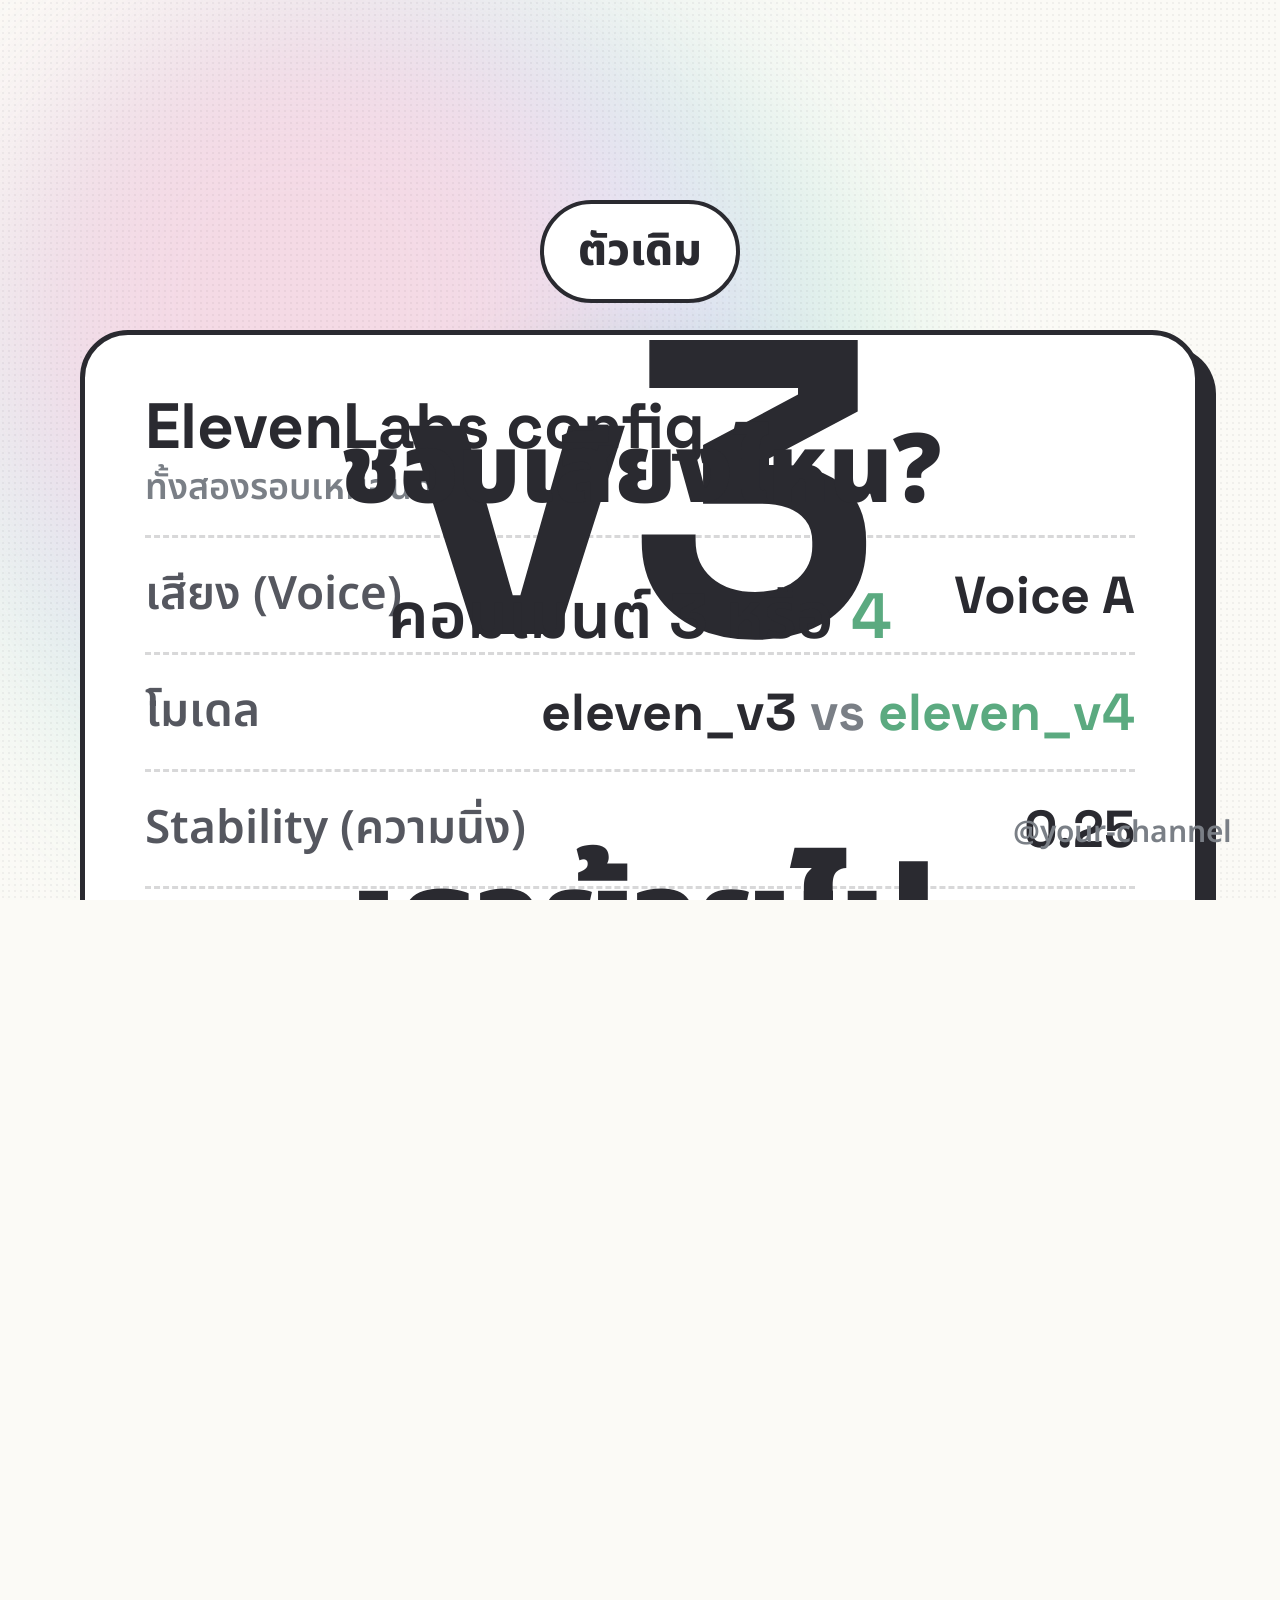
<file: skills/motion-video/example-voice-compare.html>
<!doctype html><html><head><meta charset="utf-8">
<link href="https://fonts.googleapis.com/css2?family=Noto+Sans+Thai:wght@400;600;800;900&family=Space+Grotesk:wght@500;700&display=swap" rel="stylesheet">
<style>
:root{--leaf:#C7F0D9;--lav:#E7DEFE;--pink:#FAD7E0;--deep:#5BAA80;--ink:#2A2A30;--bg:#FBFAF6;--wm:#7A7F86}
*{margin:0;padding:0;box-sizing:border-box}
html,body{width:1080px;height:1920px;overflow:hidden;background:var(--bg);font-family:'Noto Sans Thai',sans-serif;color:var(--ink)}
#stage{position:absolute;inset:0;overflow:hidden}
.abs{position:absolute;left:0;right:0;text-align:center}
.blob{position:absolute;border-radius:50%;filter:blur(80px);opacity:.75}
#grain{position:absolute;inset:0;background-image:radial-gradient(rgba(42,42,48,.05) 1px,transparent 1px);background-size:6px 6px}
.chip{display:inline-block;padding:14px 34px;border-radius:999px;font-weight:800;font-size:44px;border:4px solid var(--ink);background:#fff;margin:0 8px}
.big{font-weight:900;letter-spacing:-4px;line-height:.9}
.num{font-family:'Space Grotesk',sans-serif;font-weight:700}
#bars{position:absolute;left:90px;right:90px;top:820px;height:380px;display:flex;align-items:center;justify-content:space-between}
#bars i{display:block;width:14px;border-radius:7px;background:var(--ink)}
#cap{position:absolute;left:70px;right:70px;top:1290px;text-align:center;font-weight:800;font-size:86px;line-height:1.25}
#nar{position:absolute;left:60px;right:60px;top:1590px;text-align:center}
#nar span{display:inline-block;background:var(--ink);color:#fff;font-weight:600;font-size:46px;line-height:1.35;padding:14px 34px;border-radius:28px}
#wm{position:absolute;right:48px;bottom:44px;font-size:30px;color:var(--wm);font-weight:600}
#prog{position:absolute;left:90px;right:90px;top:1240px;height:10px;border-radius:5px;background:rgba(42,42,48,.12);overflow:hidden}
#prog b{display:block;height:100%;width:0;background:var(--ink)}
#flash{position:absolute;inset:0;background:var(--ink);opacity:0}
#av{position:absolute;left:50%;top:330px;width:520px;height:520px;margin-left:-260px;border-radius:50%;overflow:hidden;border:10px solid #fff;box-shadow:0 30px 80px rgba(91,170,128,.35)}
#av img{width:100%;height:100%;object-fit:cover}
#ring{position:absolute;left:50%;top:330px;width:520px;height:520px;margin-left:-260px;border-radius:50%;border:6px solid var(--deep)}
#card{position:absolute;left:80px;right:80px;top:330px;background:#fff;border:5px solid var(--ink);border-radius:48px;padding:56px 60px;box-shadow:16px 16px 0 var(--ink)}
#card h2{font-family:'Space Grotesk',sans-serif;font-size:64px;margin-bottom:26px;line-height:1.1}
#card h2 small{display:block;font-family:'Noto Sans Thai';font-size:36px;font-weight:600;color:var(--wm);margin-top:8px}
.row{display:flex;justify-content:space-between;align-items:center;padding:22px 0;border-top:3px dashed rgba(42,42,48,.18);font-size:46px}
.row .k{font-weight:600;color:#55575f}
.row .v{font-family:'Space Grotesk','Noto Sans Thai';font-weight:700;font-size:52px}
.tag{display:inline-block;font-size:38px;padding:6px 20px;border-radius:999px;border:3px solid var(--ink);margin-left:10px}
</style></head><body><div id="stage">
<div class="blob" id="b1" style="width:900px;height:900px;background:var(--leaf)"></div><div class="blob" id="b2" style="width:800px;height:800px;background:var(--lav)"></div><div class="blob" id="b3" style="width:600px;height:600px;background:var(--pink)"></div>
<div id="grain"></div>
<!-- A intro -->
<div id="ring"></div><div id="av"><div style="width:100%;height:100%;display:flex;align-items:center;justify-content:center;background:var(--leaf);font-size:260px">🎙️</div></div>
<div class="abs" id="a1" style="top:930px;font-size:92px;font-weight:900;line-height:1.15">ลองเทียบ<br>เสียง AI</div>
<div class="abs" id="a2" style="top:1210px"><span class="chip" style="background:var(--lav)">ElevenLabs</span><span class="chip num" style="background:var(--leaf)">v3 → v4</span></div>
<!-- B config -->
<div id="card"><h2>ElevenLabs config <small>ทั้งสองรอบเหมือนกัน</small></h2>
<div class="row" id="r0"><span class="k">เสียง (Voice)</span><span class="v">Voice A</span></div>
<div class="row" id="r1"><span class="k">โมเดล</span><span class="v">eleven_v3 <span style="color:var(--wm)">vs</span> <span style="color:var(--deep)">eleven_v4</span></span></div>
<div class="row" id="r2"><span class="k">Stability (ความนิ่ง)</span><span class="v">0.25</span></div>
<div class="row" id="r3"><span class="k">Style</span><span class="v">0.75</span></div>
<div class="row" id="r4"><span class="k">Similarity</span><span class="v">0.75</span></div>
<div class="row" id="r5"><span class="k">แท็กในประโยค</span><span class="v"><span class="tag" style="background:var(--pink)">[laughs]</span><span class="tag" style="background:var(--lav)">[whispers]</span></span></div>
</div>
<!-- segment -->
<div class="abs" id="sTag" style="top:200px"><span class="chip" id="sTagT">ตัวเดิม</span></div>
<div class="abs big num" id="sNum" style="top:300px;font-size:420px">v3</div>
<div id="bars"></div>
<div id="prog"><b id="progb"></b></div>
<div id="cap"></div>
<div class="abs" id="fx" style="top:1640px"><span class="chip" id="fxT" style="background:var(--pink)">😆 [laughs]</span></div>
<!-- outro -->
<div class="abs" id="o1" style="top:400px;font-size:96px;font-weight:900">ชอบเสียงไหน?</div>
<div class="abs" id="o2" style="top:570px;font-size:64px;font-weight:600">คอมเมนต์ <b class="num">3</b> หรือ <b class="num" style="color:var(--deep)">4</b></div>
<div class="abs big" id="o3" style="top:860px;font-size:150px">เราย้ายไป</div>
<div class="abs big num" id="o4" style="top:1030px;font-size:330px;color:var(--deep)">v4</div>
<div id="nar"><span id="narT"></span></div>
<div id="flash"></div>
<div id="wm">@your-channel</div>
</div>
<script>
const ENV={"v3": {"env": [0.004, 0.005, 0.023, 0.04, 0.516, 0.769, 0.872, 0.694, 0.295, 0.405, 0.534, 0.666, 0.339, 0.129, 0.556, 1, 0.871, 0.787, 0.434, 0.105, 0.191, 0.39, 0.089, 0.005, 0.049, 0.974, 0.854, 0.686, 0.557, 0.521, 0.513, 0.514, 0.369, 0.259, 0.345, 0.314, 0.213, 0.101, 0.05, 0.004, 0.004, 0.011, 0.267, 0.265, 0.24, 0.17, 0.087, 0.057, 0.053, 0.213, 0.316, 0.149, 0.047, 0.127, 0.064, 0.015, 0.006, 0.002, 0.002, 0.01, 0.034, 0.067, 0.086, 0.073, 0.071, 0.062, 0.042, 0.034, 0.023, 0.01, 0.087, 0.499, 0.707, 0.513, 0.337, 0.555, 0.53, 0.133, 0.097, 0.25, 0.602, 0.213, 0.132, 0.132, 0.728, 0.737, 0.51, 0.098, 0.167, 0.239, 0.294, 0.3, 0.302, 0.311, 0.332, 0.335, 0.334, 0.296, 0.159, 0.081, 0.11, 0.53, 0.556, 0.318, 0.027, 0.124, 0.507, 0.765, 0.189, 0.017, 0.07, 0.42, 0.901, 0.809, 0.41, 0.277, 0.293, 0.344, 0.457, 0.48, 0.502, 0.466, 0.31, 0.266, 0.116, 0.107, 0.169, 0.632, 0.667, 0.533, 0.463, 0.283, 0.206, 0.114, 0.015, 0.004, 0.007, 0.008, 0.008, 0.01, 0.013, 0.013, 0.012, 0.011, 0.011, 0.008, 0.006, 0.004, 0.005, 0.172, 0.458, 0.524, 0.425, 0.412, 0.274, 0.042, 0.348, 0.594, 0.443, 0.616, 0.606, 0.204, 0.045, 0.217, 0.293, 0.461, 0.496, 0.415, 0.302, 0.247, 0.189, 0.072, 0.142, 0.461, 0.541, 0.393, 0.312, 0.322, 0.308, 0.291, 0.315, 0.301, 0.301, 0.314, 0.39, 0.405, 0.605, 0.529, 0.375, 0.333, 0.413, 0.413, 0.41, 0.409, 0.382, 0.418, 0.368, 0.316, 0.234, 0.1, 0.009, 0.003, 0.003, 0.003, 0.012, 0.054, 0.275, 0.162, 0.156, 0.253, 0.491, 0.663, 0.575, 0.292, 0.242, 0.252, 0.295, 0.387, 0.445, 0.304, 0.035, 0.2, 0.652, 0.667, 0.611, 0.573, 0.434, 0.386, 0.269, 0.123, 0.304, 0.3, 0.306, 0.319, 0.324, 0.33, 0.293, 0.232, 0.092, 0.013, 0.016, 0.02, 0.024, 0.025, 0.026, 0.018, 0.008, 0.003, 0.006, 0.19, 0.432, 0.82, 0.444, 0.335, 0.082, 0.086, 0.097, 0.173, 0.508, 0.663, 0.602, 0.422, 0.69, 0.719, 0.72, 0.654, 0.346, 0.032, 0.065, 0.286, 0.372, 0.172, 0.003, 0.41, 0.741, 0.467, 0.025, 0.003, 0.004, 0.099, 0.359, 0.344, 0.198, 0.154, 0.063, 0.119, 0.186, 0.054, 0.065, 0.211, 0.244, 0.271, 0.24, 0.062, 0.045, 0.181, 0.231, 0.109, 0.158, 0.269, 0.328, 0.301, 0.261, 0.214, 0.228, 0.217, 0.2, 0.185, 0.159, 0.122, 0.056, 0.005, 0.003, 0.003, 0.003, 0.002, 0.006, 0.008, 0.007, 0.002, 0.003, 0.001, 0.004, 0.005, 0.006, 0.004, 0.005, 0.006, 0.053, 0.102, 0.138, 0.117, 0.042, 0.013, 0.006, 0.052, 0.055, 0.099, 0.012, 0.009, 0.084, 0.113, 0.171, 0.171, 0.213, 0.202, 0.168, 0.178, 0.1, 0.016, 0.043, 0.221, 0.267, 0.255, 0.279, 0.262, 0.223, 0.212, 0.244, 0.183, 0.189, 0.24, 0.182, 0.18, 0.143, 0.059, 0.063, 0.007, 0.007, 0.027], "gaps": [1.93, 4.72, 6.77, 8.13, 10.65, 11.15]}, "v4": {"env": [0.006, 0.03, 0.058, 0.604, 0.793, 0.838, 0.791, 0.156, 0.172, 0.591, 0.65, 0.952, 0.44, 0.321, 0.487, 0.786, 0.801, 0.418, 0.131, 0.479, 0.353, 0.022, 0.008, 0.677, 0.898, 0.798, 0.779, 0.732, 0.713, 0.647, 0.468, 0.524, 0.42, 0.334, 0.234, 0.129, 0.323, 0.432, 0.304, 0.184, 0.108, 0.091, 0.047, 0.147, 0.116, 0.024, 0.006, 0.007, 0.016, 0.031, 0.039, 0.047, 0.05, 0.048, 0.046, 0.048, 0.047, 0.032, 0.015, 0.007, 0.008, 0.317, 0.746, 0.796, 0.518, 0.362, 0.651, 0.448, 0.199, 0.27, 0.5, 0.713, 0.169, 0.129, 0.269, 0.815, 0.704, 0.535, 0.402, 0.105, 0.231, 0.461, 0.55, 0.557, 0.533, 0.489, 0.5, 0.52, 0.555, 0.498, 0.375, 0.409, 0.372, 0.172, 0.07, 0.023, 0.003, 0.132, 0.249, 0.442, 0.801, 0.37, 0.081, 0.337, 0.448, 0.643, 0.18, 0.047, 0.195, 0.624, 0.92, 0.683, 0.445, 0.446, 0.445, 0.773, 0.662, 0.844, 0.71, 0.61, 0.384, 0.394, 0.363, 0.203, 0.389, 0.798, 0.931, 0.801, 0.524, 0.294, 0.192, 0.08, 0.013, 0.003, 0.003, 0.005, 0.004, 0.002, 0.002, 0.002, 0.003, 0.004, 0.005, 0.005, 0.005, 0.005, 0.005, 0.005, 0.006, 0.005, 0.004, 0.006, 0.191, 0.744, 0.781, 0.56, 0.451, 0.091, 0.355, 0.726, 0.41, 0.611, 0.735, 0.453, 0.18, 0.317, 0.511, 0.665, 0.728, 0.633, 0.508, 0.415, 0.308, 0.178, 0.235, 0.537, 0.721, 0.662, 0.497, 0.549, 0.481, 0.459, 0.424, 0.367, 0.341, 0.479, 0.53, 0.441, 0.604, 0.599, 0.451, 0.53, 0.829, 0.809, 0.701, 0.67, 0.432, 0.326, 0.16, 0.035, 0.007, 0.004, 0.003, 0.002, 0.003, 0.003, 0.003, 0.007, 0.105, 0.286, 0.528, 0.284, 0.504, 0.893, 0.803, 0.438, 0.389, 0.429, 0.291, 0.503, 0.706, 0.734, 0.121, 0.159, 0.629, 0.741, 0.765, 0.727, 0.603, 0.461, 0.245, 0.412, 0.436, 0.49, 0.526, 0.489, 0.488, 0.52, 0.483, 0.197, 0.01, 0.014, 0.023, 0.027, 0.032, 0.036, 0.034, 0.031, 0.03, 0.016, 0.011, 0.25, 0.727, 0.917, 1, 0.361, 0.055, 0.101, 0.239, 0.46, 0.756, 0.479, 0.77, 0.748, 0.683, 0.753, 0.467, 0.03, 0.101, 0.2, 0.543, 0.463, 0.044, 0.054, 0.316, 0.931, 0.362, 0.06, 0.013, 0.004, 0.32, 0.535, 0.458, 0.397, 0.227, 0.162, 0.32, 0.173, 0.136, 0.364, 0.582, 0.334, 0.094, 0.091, 0.322, 0.44, 0.302, 0.318, 0.457, 0.403, 0.369, 0.376, 0.378, 0.356, 0.3, 0.138, 0.025, 0.005, 0.002, 0.0, 0.0, 0.0, 0.0, 0.0, 0.0, 0.0, 0.0, 0.0, 0.0, 0.0, 0.004, 0.145, 0.259, 0.278, 0.148, 0.088, 0.074, 0.031, 0.198, 0.205, 0.101, 0.091, 0.023, 0.293, 0.329, 0.117, 0.061, 0.023, 0.03, 0.067, 0.101, 0.06, 0.021, 0.015, 0.028, 0.171, 0.19, 0.05, 0.023, 0.023, 0.294, 0.185, 0.117, 0.173, 0.136, 0.209, 0.366, 0.303, 0.132, 0.06, 0.012, 0.005, 0.002, 0.0, 0.0, 0.0, 0.0, 0.0], "gaps": [1.77, 4.73, 6.78, 8.18, 10.45]}};
const PH=["สวัสดีค่ะ ทุกคน","วันอาทิตย์แบบนี้\nได้พักบ้างหรือยัง","สรุปข่าว\nเช้านี้ให้แล้วนะ","ทุกอย่างเรียบร้อยดี","เหลืออีกแค่\nไม่กี่ขั้นตอน","แอบกระซิบ\nนิดนึงด้วยแหละ"];
const GAPS={v3:[1.93,4.72,6.77,8.13,10.65],v4:[1.77,4.73,6.78,8.18,10.45]};
const NAR=[ // [abs start, clip len, [[rel,text],...]]
 [0.4,8.64,[[0,"สวัสดีค่ะ"],[2.03,"ลองเทียบเสียงพากย์ AI กันหน่อย"],[5.0,"ระหว่าง ElevenLabs v3 กับ v4 ที่เพิ่งออกใหม่"]]],
 [9.4,12.16,[[0,"ใช้เสียงตัวเดียวกัน"],[1.98,"ค่าตั้งเดียวกันเป๊ะ"],[3.6,"ความนิ่ง 0.25"],[6.23,"สไตล์ 0.75"],[8.58,"แล้วแอบใส่แท็กหัวเราะ กับกระซิบ"],[10.9,"ไว้ในประโยคด้วยนะ"]]],
 [22.0,3.2,[[0,"เริ่มจาก v3"],[1.5,"ตัวที่ใช้มาตลอด"]]],
 [38.5,5.68,[[0,"ต่อไป v4 ตัวใหม่"],[1.87,"ลองฟังตอนหัวเราะ"],[2.87,"กับตอนกระซิบดูนะ"]]],
 [57.3,5.76,[[0,"ชอบเสียงไหน"],[1.13,"คอมเมนต์ 3 หรือ 4 ได้เลย"],[3.18,"ส่วนเรา ย้ายไป v4 แล้ว"]]]];
const T={A:0,B:9.2,v3Slam:21.8,v3A:25.6,v3Len:12.32,v4Slam:38.3,v4A:44.6,v4Len:12.24,outro:57.1,end:64.5};
const N=56, bars=document.getElementById('bars'); for(let i=0;i<N;i++){bars.appendChild(document.createElement('i'))}
const $=id=>document.getElementById(id);
const cl=(x,a=0,b=1)=>Math.max(a,Math.min(b,x));
const eo=x=>1-Math.pow(1-cl(x),3), eb=x=>{x=cl(x);const c=1.70158;return 1+(c+1)*Math.pow(x-1,3)+c*Math.pow(x-1,2)};
function set(id,o,tr){const e=$(id);e.style.opacity=o;e.style.transform=tr||'none'}
const ALL=['av','ring','a1','a2','card','sTag','sNum','bars','prog','cap','fx','o1','o2','o3','o4','nar'];
window.render=function(t){
  ALL.forEach(i=>$(i).style.opacity=0);
  $('b1').style.left=(-200+Math.sin(t*.4)*120)+'px';$('b1').style.top=(-150+Math.cos(t*.3)*100)+'px';
  $('b2').style.left=(400+Math.cos(t*.35)*140)+'px';$('b2').style.top=(1100+Math.sin(t*.25)*120)+'px';
  $('b3').style.left=(500+Math.sin(t*.5)*100)+'px';$('b3').style.top=(500+Math.cos(t*.45)*140)+'px';
  let fl=0; document.body.style.background='var(--bg)';
  // narration subtitle
  for(const [s,len,ch] of NAR){ const r=t-s; if(r>=-0.05&&r<len+0.25){ let txt=ch[0][1],cs=0; for(const [c,x] of ch){if(r>=c){txt=x;cs=c}}
      $('narT').textContent=txt; const k=eo((r-cs)/.18); set('nar',k*(r>len?1-(r-len)/.25:1),`translateY(${(1-k)*24}px)`);} }
  if(t<T.B){
    const o=t>T.B-.4?1-(t-(T.B-.4))/.4:1;
    const k=eb(t/.6); set('av',eo(t/.4)*o,`scale(${.6+.4*k})`); 
    const pulse=1+.04*Math.sin(t*4); set('ring',.6*eo(t/.5)*o,`scale(${(.6+.4*k)*pulse*1.06})`);
    set('a1',eo((t-2.2)/.35)*o,`translateY(${(1-eo((t-2.2)/.4))*60}px)`);
    set('a2',eo((t-5.2)/.35)*o,`scale(${1.3-.3*eb((t-5.2)/.4)})`);
  } else if(t<T.v3Slam){
    const bt=t-T.B, r=t-9.4, o=t>T.v3Slam-.4?1-(t-(T.v3Slam-.4))/.4:1;
    set('card',eo(bt/.4)*o,`translateY(${(1-eo(bt/.45))*120}px) rotate(${(1-eo(bt/.5))*-3}deg)`);
    const rev=[0,0.3,3.6,6.23,6.6,8.58];
    rev.forEach((rt,i)=>{const k=eo((r-rt)/.3); const e=$('r'+i); e.style.opacity=.15+.85*k; e.style.transform=`translateX(${(1-k)*40}px)`;
      e.style.background = (r>=rt&&r<rt+1.4)?'rgba(199,240,217,.55)':'transparent'});
  } else if(t<T.outro){
    const isV4=t>=T.v4Slam, key=isV4?'v4':'v3', slam=isV4?T.v4Slam:T.v3Slam, a0=isV4?T.v4A:T.v3A, len=isV4?T.v4Len:T.v3Len;
    const st=t-slam, at=t-a0;
    if(Math.abs(t-T.v4Slam)<.12) fl=1-Math.abs(t-T.v4Slam)/.12;
    document.body.style.background=isV4?'#F1FBF5':'var(--bg)';
    $('sNum').textContent=key; $('sNum').style.color=isV4?'var(--deep)':'var(--ink)';
    $('sTagT').textContent=isV4?'ตัวใหม่ ✨':'ตัวเดิม'; $('sTagT').style.background=isV4?'var(--leaf)':'var(--lav)';
    const out=t>(a0+len+.15)? eo((t-(a0+len+.15))/.3):0;
    set('sNum',eo(st/.25)*(1-out),`scale(${1.5-.5*eb(st/.35)})`);
    set('sTag',eo((st-.2)/.3)*(1-out),`translateY(${(1-eo((st-.2)/.3))*-40}px)`);
    const e=ENV[key].env, fi=Math.floor(at*30), amp=(at>=0&&fi<e.length)?e[fi]:0;
    $('bars').style.opacity=eo((st-.3)/.3)*(1-out);
    const col=isV4?'#5BAA80':'#2A2A30';
    [...bars.children].forEach((b,i)=>{const d=Math.abs(i-(N-1)/2)/((N-1)/2); const idx=fi-Math.round(d*6);
      const j=(at>=0&&idx>=0&&idx<e.length)?e[idx]:0;
      const h=14+(j*(1-d*.55))*340*(.75+.25*Math.sin(i*1.7+t*9)); b.style.height=h+'px'; b.style.background=col; b.style.opacity=.35+.65*(1-d*.6)});
    $('sNum').style.transform+=` translateY(${-amp*16}px)`;
    $('prog').style.opacity=$('bars').style.opacity; $('progb').style.width=(cl(at/len)*100)+'%'; $('progb').style.background=col;
    if(at<0){ $('cap').innerHTML='🎧 ฟังนะ...'; set('cap',eo((at+1.2)/.3)*.5,'none'); }
    if(at>-.1&&at<len+.1){
      const g=GAPS[key]; let p=0; while(p<g.length&&at>=g[p])p++;
      const ps=p? g[p-1]:0, k=eo((at-ps)/.22);
      $('cap').innerHTML=PH[p].replace('\n','<br>'); set('cap',k*(1-out),`translateY(${(1-k)*40}px) scale(${.96+.04*k})`);
      $('cap').style.color = p==5?'#7A6BAF':'var(--ink)';
      if(p==0&&at>.7){$('fxT').textContent='😆 [laughs]';$('fxT').style.background='var(--pink)';set('fx',eo((at-.7)/.2),`rotate(${-4+Math.sin(t*20)*3}deg) scale(${1+.08*Math.sin(t*14)})`)}
      if(p==5){$('fxT').textContent='🤫 [whispers]';$('fxT').style.background='var(--lav)';set('fx',eo((at-ps)/.3),`translateY(${Math.sin(t*3)*6}px)`)}
    }
  } else {
    const ot=t-T.outro;
    if(ot<.12) fl=1-ot/.12;
    set('o1',eo(ot/.3),`scale(${1.4-.4*eb(ot/.35)})`);
    set('o2',eo((ot-1.3)/.3),`translateY(${(1-eo((ot-1.3)/.3))*50}px)`);
    set('o3',eo((ot-3.3)/.3),`translateX(${(1-eo((ot-3.3)/.35))*-300}px)`);
    set('o4',eo((ot-3.8)/.25),`scale(${1.8-.8*eb((ot-3.8)/.4)}) rotate(${-8*(1-eo((ot-3.8)/.45))}deg)`);
  }
  $('flash').style.opacity=fl*.9;
};
</script></body></html>
</file>
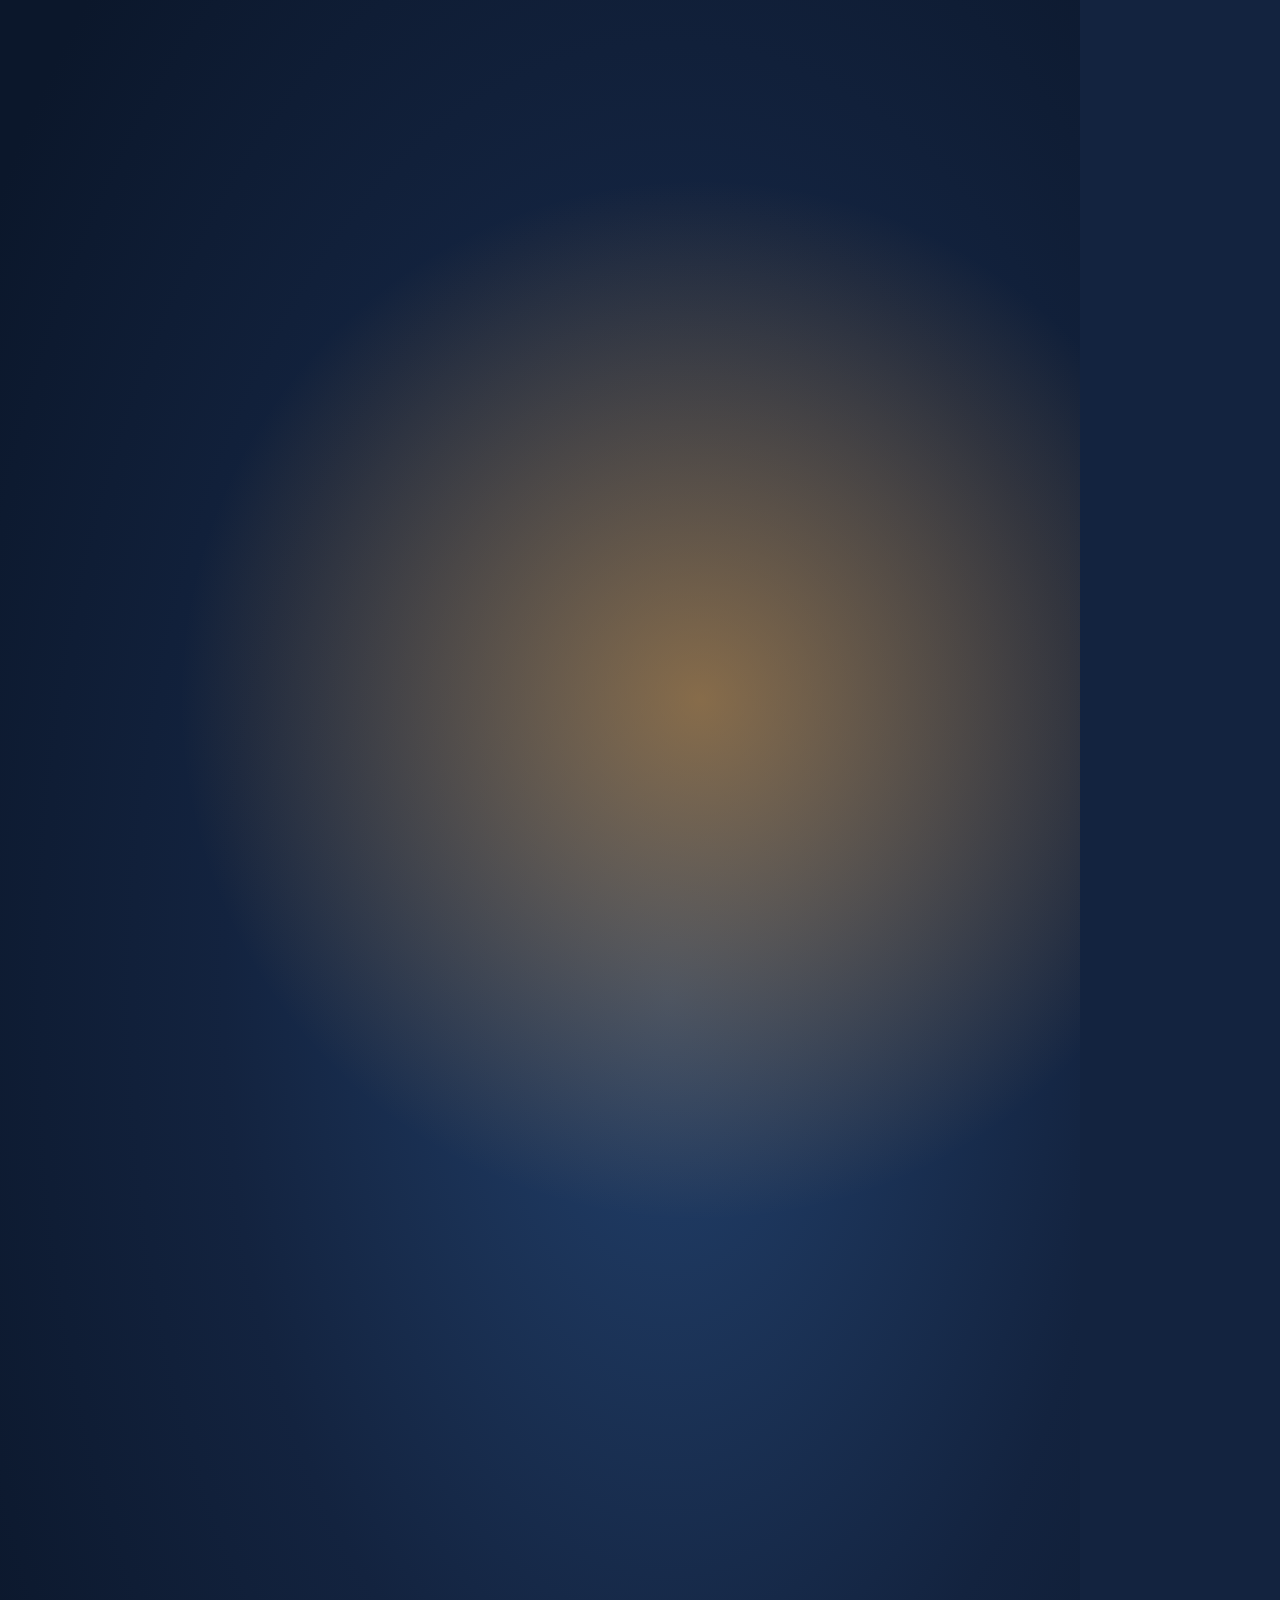
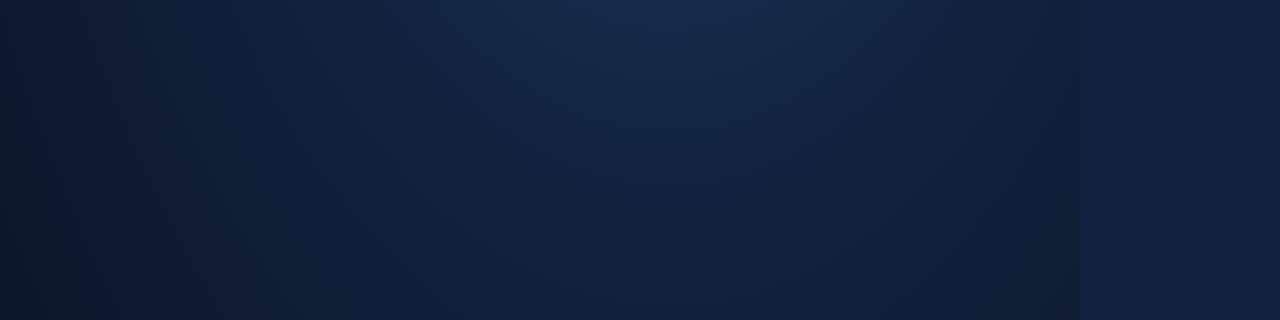
<file: templates/civic-poster/shell.html>
<!DOCTYPE html>
<html lang="th"><head><meta charset="utf-8"><title>SSO Board Vote</title>
<link href="https://fonts.googleapis.com/css2?family=Kanit:wght@400;500;600;700;800&display=block" rel="stylesheet">
<script src="https://cdnjs.cloudflare.com/ajax/libs/gsap/3.12.5/gsap.min.js"></script>
<style>*{margin:0;padding:0;box-sizing:border-box}html,body{width:1080px;height:1920px;overflow:hidden;background:#13233F}
#stage{position:absolute;left:0;top:0;width:1080px;height:1920px;overflow:hidden}svg{position:absolute;left:0;top:0}text{font-family:'Kanit',sans-serif}
#cap{position:absolute;left:150px;top:1290px;width:710px;height:180px;display:flex;align-items:center;justify-content:center;pointer-events:none}
#pill{font-family:'Kanit',sans-serif;background:rgba(8,12,24,.88);color:#fff;font-weight:700;font-size:46px;line-height:1.3;padding:12px 30px 14px;border-radius:28px;text-align:center;white-space:pre;box-shadow:0 12px 34px rgba(0,0,0,.35);border:2px solid rgba(255,255,255,.12);opacity:0}
#src{position:absolute;left:90px;top:1000px;width:790px;font-family:'Kanit',sans-serif;font-size:24px;line-height:1.42;color:#DCE3EE;font-weight:400;background:rgba(5,10,22,.55);border-radius:22px;padding:22px 26px;opacity:0}
</style></head><body><div id="stage">
<svg id="sv" width="1080" height="1920" viewBox="0 0 1080 1920"><defs>
<radialGradient id="bgg" cx="62%" cy="52%" r="75%"><stop id="bg0" offset="0" stop-color="#22406B"/><stop id="bg1" offset=".55" stop-color="#13233F"/><stop id="bg2" offset="1" stop-color="#0B172B"/></radialGradient>
<radialGradient id="glow" cx="50%" cy="50%" r="50%"><stop offset="0" stop-color="#F2A33A" stop-opacity=".5"/><stop offset="1" stop-color="#F2A33A" stop-opacity="0"/></radialGradient>
<radialGradient id="glowT" cx="50%" cy="50%" r="50%"><stop offset="0" stop-color="#7FF0E4" stop-opacity=".75"/><stop offset="1" stop-color="#1FA59A" stop-opacity="0"/></radialGradient>
<linearGradient id="flr" x1="0" y1="0" x2="0" y2="1"><stop offset="0" stop-color="#000" stop-opacity=".12"/><stop offset=".6" stop-color="#000" stop-opacity=".42"/><stop offset="1" stop-color="#000" stop-opacity=".55"/></linearGradient>
<linearGradient id="bigface" x1="0" y1="0" x2="1" y2="0"><stop offset="0" stop-color="#2BC0B3"/><stop offset="1" stop-color="#1FA59A"/></linearGradient>
<linearGradient id="fade5" x1="0" y1="0" x2="0" y2="1"><stop offset="0" stop-color="#061A12" stop-opacity=".0"/><stop offset=".35" stop-color="#061A12" stop-opacity=".55"/><stop offset="1" stop-color="#061A12" stop-opacity="0"/></linearGradient>
<pattern id="pplpat" width="16" height="22" patternUnits="userSpaceOnUse"><circle cx="8" cy="5" r="2.6" fill="#5A3208"/><rect x="5" y="8.5" width="6" height="9" rx="2.2" fill="#5A3208"/></pattern>
<radialGradient id="vig" cx="50%" cy="45%" r="70%"><stop offset=".55" stop-color="#000" stop-opacity="0"/><stop offset="1" stop-color="#000" stop-opacity=".55"/></radialGradient><linearGradient id="spill" x1="0" y1="0" x2="0" y2="1"><stop offset="0" stop-color="#7FF0E4" stop-opacity=".7"/><stop offset="1" stop-color="#1FA59A" stop-opacity="0"/></linearGradient><filter id="blur8" x="-20%" y="-20%" width="140%" height="140%"><feGaussianBlur stdDeviation="10"/></filter><filter id="blur"><feGaussianBlur stdDeviation="3"/></filter><filter id="blur2"><feGaussianBlur stdDeviation="1.4"/></filter>
<filter id="sh" x="-20%" y="-20%" width="140%" height="160%"><feDropShadow dx="0" dy="14" stdDeviation="14" flood-color="#000" flood-opacity=".45"/></filter>
</defs>
<rect width="1080" height="1920" fill="url(#bgg)"/>
<g id="rays" fill="#fff" opacity=".045"></g>
<circle id="glowc" cx="700" cy="700" r="520" fill="url(#glow)"/>
<g id="world"></g><g id="hud"></g>
</svg>
<div id="cap"><div id="pill"></div></div>
<div id="src"><b>ที่มา</b><br>
ผู้มาใช้สิทธิฝ่ายผู้ประกันตน 2569: 672,807 (คืน 11 ต.ค., Thai PBS) และ 819,482 (นับ 84%, 12 ต.ค. 10.00 น., ฐานเศรษฐกิจ) เทียบ 2566 ราว 156,000<br>
ปี 2569 ไม่ต้องลงทะเบียนล่วงหน้า ม.33/39/40 ใช้สิทธิได้ตามเงื่อนไข<br>
ผู้ประกันตนโคราช 1,026,982 คน, ม.40 726,714 / ขอนแก่น 250,705 อุดรธานี 165,570 อุบลราชธานี 159,712 (สปส. ธ.ค. 2567 ผ่าน Isan Insight มข.)<br>
แผนที่: geoBoundaries THA ADM1 (CC BY 3.0 IGO)<br>
<span style="color:#F2A33A">ผลการเลือกตั้งยังไม่เป็นทางการ</span></div>
</div>
</file>
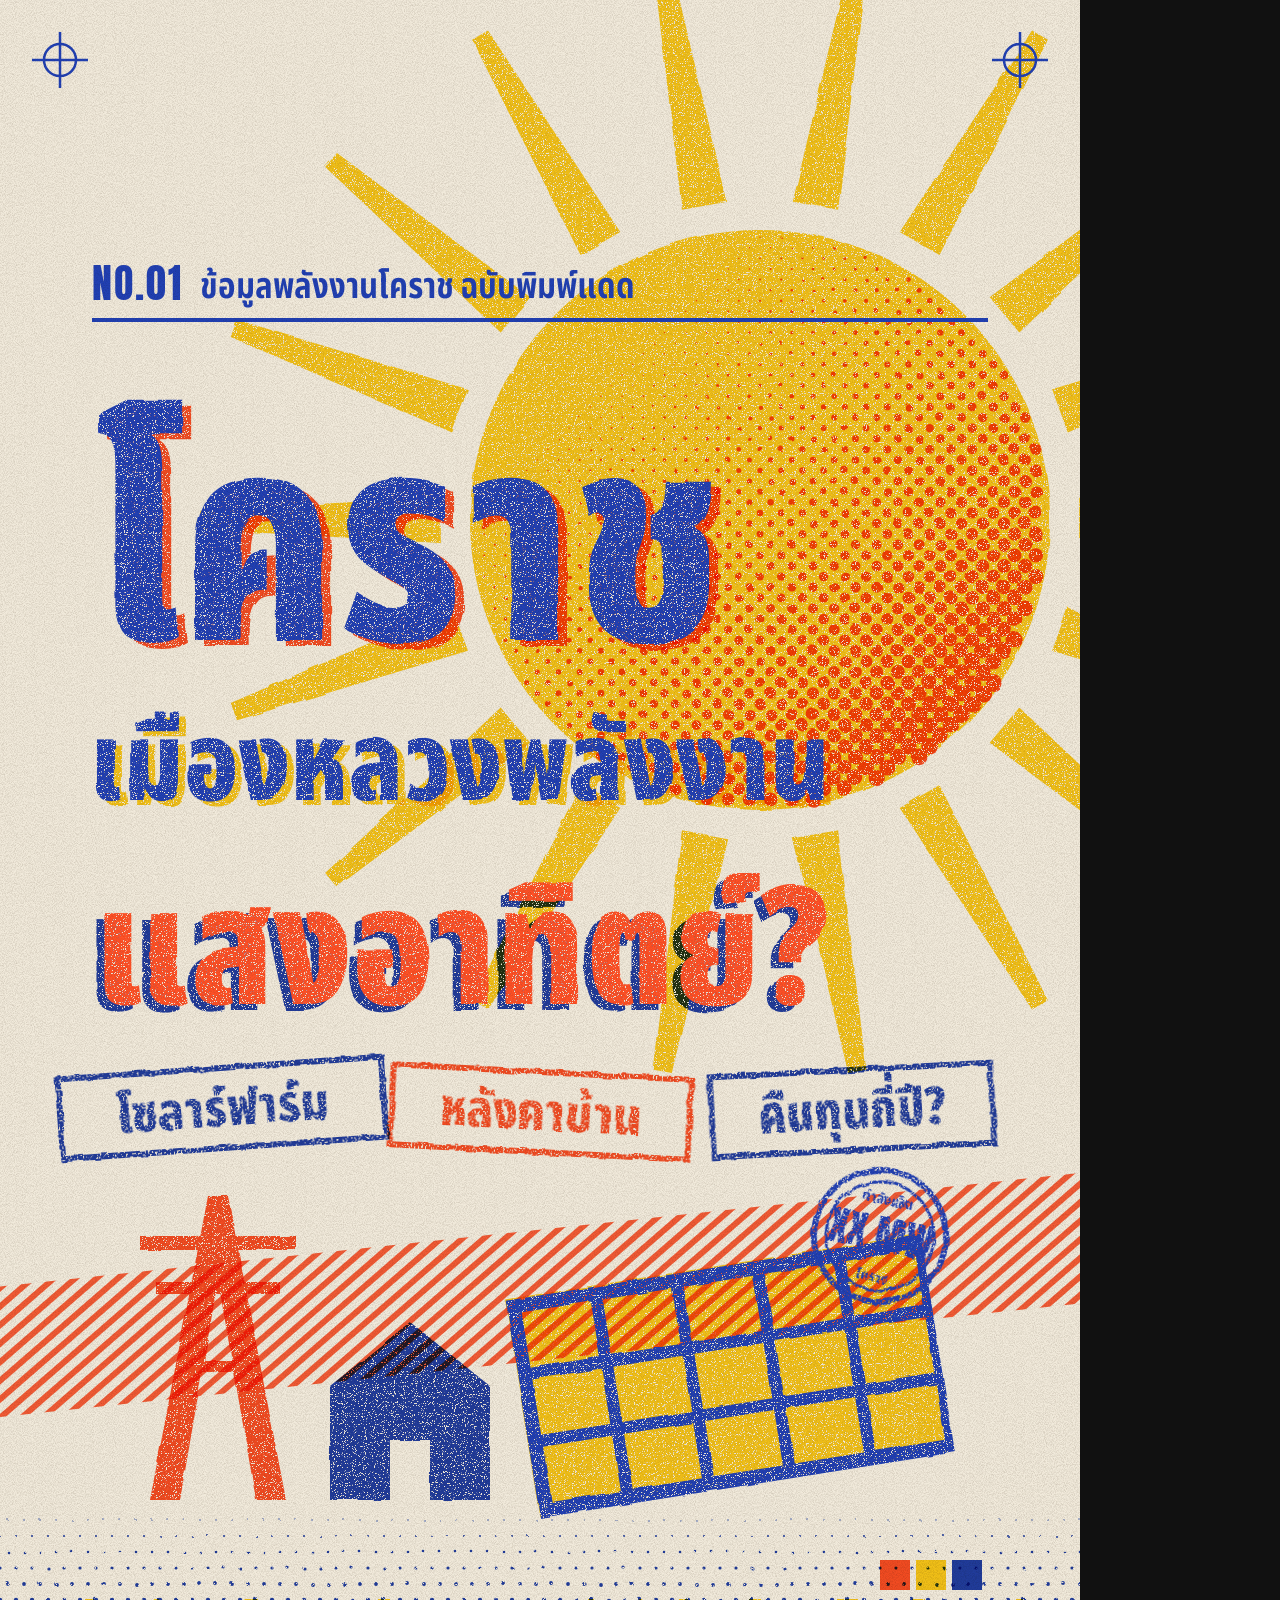
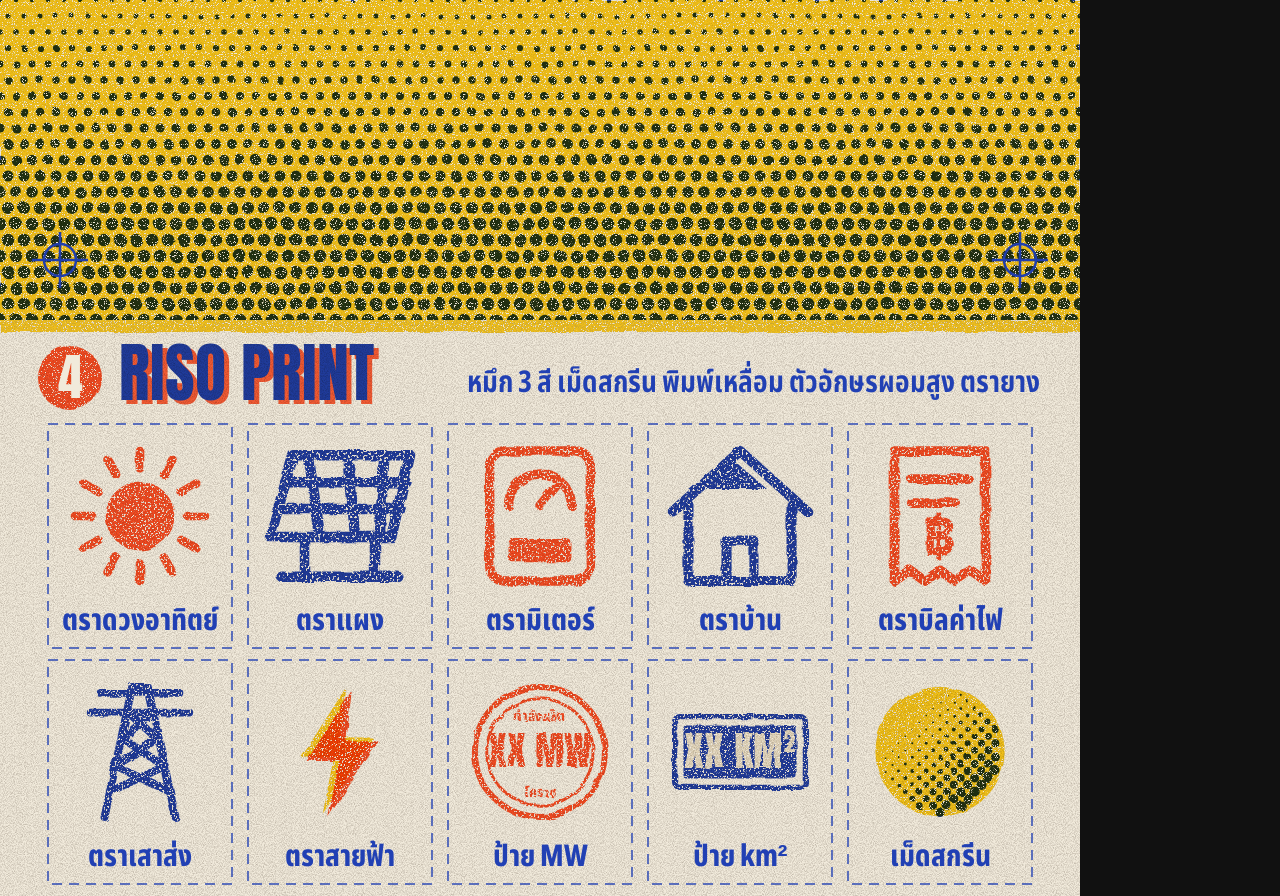
<file: templates/risograph-sample/sample.html>
<!DOCTYPE html>
<html lang="th"><head><meta charset="utf-8"><title>Risograph template sample</title>
<link href="https://fonts.googleapis.com/css2?family=Noto+Sans+Thai:wdth,wght@62.5..100,100..900&family=Anton&display=block" rel="stylesheet">
<style>*{margin:0;padding:0;box-sizing:border-box}html,body{width:1080px;height:2496px;overflow:hidden;background:#111}
svg{position:absolute;left:0}#cv{top:0}#st{top:1920px}text{font-family:'Noto Sans Thai',sans-serif}text{font-stretch:62.5%}.wide{font-stretch:100%}.lat{font-family:'Anton','Noto Sans Thai',sans-serif}</style></head>
<body><svg id="cv" width="1080" height="1920" viewBox="0 0 1080 1920"></svg><svg id="st" width="1080" height="576" viewBox="0 0 1080 576"></svg>
<script>// shared helpers for template cover samples (inlined by build.py)
function rng(seed){return()=>{seed|=0;seed=seed+0x6D2B79F5|0;let t=Math.imul(seed^seed>>>15,1|seed);t=t+Math.imul(t^t>>>7,61|t)^t;return((t^t>>>14)>>>0)/4294967296;};}
function add(parent,html){parent.insertAdjacentHTML('beforeend',html);return parent.lastElementChild;}
function fit(el,maxW){let fs=parseFloat(el.getAttribute('font-size'));for(let i=0;i<80&&el.getBBox().width>maxW;i++){fs*=0.97;el.setAttribute('font-size',fs.toFixed(1));}return el;}
const lerp=(a,b,t)=>a+(b-a)*t;
const f1=v=>(+v).toFixed(1);
// bilinear point in quad q=[TL,TR,BR,BL]
function qpt(q,u,v){const t=[lerp(q[0][0],q[1][0],u),lerp(q[0][1],q[1][1],u)],b=[lerp(q[3][0],q[2][0],u),lerp(q[3][1],q[2][1],u)];return [lerp(t[0],b[0],v),lerp(t[1],b[1],v)];}
function poly(pts,attrs){return `<path d="M${pts.map(p=>f1(p[0])+' '+f1(p[1])).join(' L')} Z" ${attrs||''}/>`;}
// cells of a quad, gap = fraction inset per cell
function quadCells(q,nx,ny,attrsFn,gap){gap=gap==null?.06:gap;let s='';for(let i=0;i<nx;i++)for(let j=0;j<ny;j++){const u0=(i+gap)/nx,u1=(i+1-gap)/nx,v0=(j+gap)/ny,v1=(j+1-gap)/ny;
  s+=poly([qpt(q,u0,v0),qpt(q,u1,v0),qpt(q,u1,v1),qpt(q,u0,v1)],attrsFn(i,j));}return s;}
// sticker strip: 2 rows, items [[label, fn]], cfg {bg, head, label, box}
function drawStrip(st,cfg){add(st,cfg.bg());add(st,cfg.head());const n=cfg.items.length,cols=Math.ceil(n/2),cw=1000/cols;
  cfg.items.forEach(([lab,fn],k)=>{const row=k<cols?0:1,col=row?k-cols:k;const nr=row?n-cols:cols;const off=(1000-nr*cw)/2;
    const cx=40+off+cw*col+cw/2,top=104+row*236,cy=top+92;
    if(cfg.cell)add(st,cfg.cell(cx,top,cw,k));
    const g=add(st,`<g>${fn()}</g>`);fixPills(g);const b=g.getBBox();const bw=cfg.box||[150,136];const kk=Math.min(bw[0]/b.width,bw[1]/b.height,2.2);
    g.setAttribute('transform',`translate(${f1(cx-(b.x+b.width/2)*kk)},${f1(cy-(b.y+b.height/2)*kk)}) scale(${kk.toFixed(4)})`);
    const L=add(st,cfg.label(cx,top+206,lab));});}
// resize every rect.pill to hug the text element right after it
function fixPills(root,padX){root.querySelectorAll('rect.pill').forEach(rc=>{const t=rc.nextElementSibling;if(!t||t.tagName!=='text')return;const b=t.getBBox();const p=padX||parseFloat(rc.getAttribute('height'))*.42;
  rc.setAttribute('x',f1(b.x-p));rc.setAttribute('width',f1(b.width+2*p));});}
</script><script>document.fonts.ready.then(()=>{// TEMPLATE 4: risograph / screen-print editorial (3 spot inks, halftone, misregistration, cut paper, stamps)
(function(){const cv=document.getElementById('cv'),st=document.getElementById('st');const r=rng(44);
const P='#F1EADB',Y='#FFD21A',O='#FF5126',B='#2140B4',MUL='style="mix-blend-mode:multiply"';
const DEFS=`<defs>
<filter id="ink" x="-10%" y="-10%" width="120%" height="120%"><feTurbulence type="fractalNoise" baseFrequency=".03" numOctaves="2" seed="7" result="w"/><feDisplacementMap in="SourceGraphic" in2="w" scale="3.5" result="d"/>
 <feTurbulence type="fractalNoise" baseFrequency=".9" numOctaves="2" seed="2" result="sp"/><feColorMatrix in="sp" type="matrix" values="0 0 0 0 0  0 0 0 0 0  0 0 0 0 0  -16 0 0 0 10.8" result="holes"/><feComposite in="d" in2="holes" operator="in"/></filter>
<filter id="stamp" x="-15%" y="-15%" width="130%" height="130%"><feTurbulence type="fractalNoise" baseFrequency=".06" numOctaves="2" seed="5" result="w"/><feDisplacementMap in="SourceGraphic" in2="w" scale="4" result="d"/>
 <feTurbulence type="fractalNoise" baseFrequency=".55" numOctaves="2" seed="9" result="sp"/><feColorMatrix in="sp" type="matrix" values="0 0 0 0 0  0 0 0 0 0  0 0 0 0 0  -12 0 0 0 7.9" result="holes"/><feComposite in="d" in2="holes" operator="in"/></filter>
<filter id="grain" x="0" y="0" width="100%" height="100%"><feTurbulence type="fractalNoise" baseFrequency="1.1" numOctaves="2" seed="11"/><feColorMatrix values="0 0 0 0 .2  0 0 0 0 .16  0 0 0 0 .12  0 0 0 -1.5 .95"/></filter>
<pattern id="lines" width="14" height="14" patternUnits="userSpaceOnUse" patternTransform="rotate(-35)"><rect width="14" height="6" fill="${O}"/></pattern>
<pattern id="dotB" width="12" height="12" patternUnits="userSpaceOnUse" patternTransform="rotate(45)"><circle cx="6" cy="6" r="3.2" fill="${B}"/></pattern>
</defs>`;
const ink=(c,inner,f,knock)=>`<g ${knock?'':MUL}><g filter="url(#${f||'ink'})" fill="${c}">${inner}</g></g>`;
// variable halftone disc: dots grow toward (dx,dy) direction
function htDisc(cx,cy,R,step,col,dir,rmax){let s='';const a=Math.PI/4;for(let i=-R;i<=R;i+=step)for(let j=-R;j<=R;j+=step){const x=cx+i*Math.cos(a)-j*Math.sin(a),y=cy+i*Math.sin(a)+j*Math.cos(a);
  const d=Math.hypot(x-cx,y-cy);if(d>R-step*.3)continue;const t=Math.max(0,Math.min(1,((x-cx)*dir[0]+(y-cy)*dir[1])/R*.5+.5));const rr=step*.5*rmax*Math.pow(t,1.4);if(rr<.6)continue;
  s+=`<circle cx="${f1(x)}" cy="${f1(y)}" r="${f1(rr)}"/>`;}return s;}
function htRect(x0,y0,w,h,step,rfn){let s='';for(let x=x0;x<x0+w;x+=step)for(let y=y0;y<y0+h;y+=step){const rr=rfn((x-x0)/w,(y-y0)/h)*step*.55;if(rr>.6)s+=`<circle cx="${f1(x+((y/step)%2?step/2:0))}" cy="${f1(y)}" r="${f1(rr)}"/>`;}return s;}
function rays(cx,cy,n,R0,R1,w){let s='';for(let k=0;k<n;k++){const a=k*2*Math.PI/n,b=w/2;const p=(rr,aa)=>[cx+rr*Math.cos(aa),cy+rr*Math.sin(aa)];s+=poly([p(R0,a-b/R0),p(R1,a-b/R1*.4),p(R1,a+b/R1*.4),p(R0,a+b/R0)]);}return s;}
// stamped icons (single ink, outline style), centred at 0,0, ~140 box
const SO=(c,w)=>`fill="none" stroke="${c}" stroke-width="${w||9}" stroke-linejoin="round" stroke-linecap="round"`;
const ST={
 sun:c=>`<circle r="36" fill="${c}"/>`+`<g ${SO(c)}>${[...Array(12)].map((_,k)=>{const a=k*30*Math.PI/180;return `<path d="M${f1(50*Math.cos(a))} ${f1(50*Math.sin(a))} L${f1(68*Math.cos(a))} ${f1(68*Math.sin(a))}"/>`;}).join('')}</g>`,
 panel:c=>`<g ${SO(c)}><path d="M-60 30 L-40 -40 L60 -40 L44 30 Z"/><path d="M-53 6 L52 6 M-47 -17 L57 -17 M-27 -40 L-17 30 M7 -40 L13 30 M38 -40 L34 30"/><path d="M-30 30 L-30 62 M30 30 L30 62 M-50 64 L50 64"/></g>`,
 meter:c=>`<g ${SO(c)}><rect x="-48" y="-62" width="96" height="124" rx="14"/><path d="M-30 -10 A30 30 0 0 1 30 -10"/><path d="M0 -10 L18 -32"/></g><rect x="-30" y="22" width="60" height="22" rx="4" fill="${c}"/>`,
 house:c=>`<g ${SO(c)}><path d="M-60 -6 L0 -60 L60 -6"/><path d="M-46 -12 L-46 56 L46 56 L46 -12"/><path d="M-12 56 L-12 20 L12 20 L12 56"/></g><path d="M-36 -26 L-6 -52 L24 -26 Z" fill="${c}"/>`,
 bill:c=>`<g ${SO(c)}><path d="M-42 -62 L42 -62 L42 58 L28 48 L14 58 L0 48 L-14 58 L-28 48 L-42 58 Z"/><path d="M-26 -36 L26 -36 M-26 -14 L14 -14"/></g><text x="0" y="36" font-size="54" font-weight="900" fill="${c}" text-anchor="middle" class="wide">฿</text>`,
 tower:c=>`<g ${SO(c,8)}><path d="M-36 66 L-8 -66 L8 -66 L36 66"/><path d="M-30 40 L26 14 M30 40 L-26 14 M-24 14 L18 -14 M24 14 L-18 -14 M-17 -14 L12 -40 M17 -14 L-12 -40"/><path d="M-50 -40 L50 -40 M-40 -60 L40 -60"/></g>`,
 bolt:c=>`<path d="M10 -70 L-40 8 L-4 8 L-16 70 L40 -14 L4 -14 Z" fill="${c}"/>`,
 mw:c=>`<circle r="66" ${SO(c,6)}/><circle r="54" ${SO(c,3)}/><text x="0" y="15" font-size="40" class="lat" fill="${c}" text-anchor="middle">XX MW</text><text x="0" y="-32" font-size="15" font-weight="800" fill="${c}" text-anchor="middle">กำลังผลิต</text><text x="0" y="46" font-size="15" font-weight="800" fill="${c}" text-anchor="middle">โคราช</text>`,
 km:c=>`<rect x="-74" y="-40" width="148" height="80" rx="6" ${SO(c,6)}/><rect x="-64" y="-30" width="128" height="60" rx="3" fill="${c}"/><text x="0" y="18" font-size="46" class="lat" fill="${P}" text-anchor="middle">XX KM²</text>`,
 yen:c=>`<g ${SO(c)}><circle r="58"/><path d="M-30 0 L-6 24 L34 -22"/></g>`};
// ---------- cover ----------
let s=DEFS+`<rect width="1080" height="1920" fill="${P}"/>`;
// big sun (yellow) + halftone shading (orange) + rays
s+=ink(Y,`<circle cx="760" cy="520" r="290"/>`+rays(760,520,18,320,560,46));
s+=ink(O,htDisc(760,520,290,15,O,[.7,.7],1.15));
// diagonal hatch band
s+=`<g ${MUL} opacity=".9"><rect x="-40" y="1230" width="1200" height="130" fill="url(#lines)" transform="rotate(-6 540 1295)"/></g>`;
// bottom halftone ground (blue) fading upward
s+=ink(Y,`<rect x="0" y="1600" width="1080" height="340"/>`);
s+=ink(B,htRect(0,1520,1080,420,16,(u,v)=>Math.min(.72,v*.9+.08)));
// cut-paper scene: panel slab, tower, house
s+=ink(Y,`<g transform="rotate(-9 700 1380)"><rect x="520" y="1270" width="420" height="220"/></g>`);
s+=ink(B,`<g transform="rotate(-9 708 1376)"><path d="M520 1270 h420 v220 h-420 Z ${[...Array(5)].map((_,i)=>[...Array(3)].map((_,j)=>`M${534+i*82} ${1284+j*68} v56 h70 v-56 Z`).join('')).join('')}" fill-rule="evenodd"/></g>`,'ink',1);
s+=ink(O,`<path d="M150 1500 L208 1196 L228 1196 L286 1500 L256 1500 L218 1280 L180 1500 Z M140 1236 L296 1236 L296 1250 L140 1250 Z M156 1282 L280 1282 L280 1294 L156 1294 Z M190 1360 L250 1360 L250 1372 L190 1372 Z"/>`);
s+=ink(B,`<path d="M330 1500 L330 1386 L410 1322 L490 1386 L490 1500 Z M390 1500 L390 1440 L430 1440 L430 1500 Z" fill-rule="evenodd"/>`);
// registration marks + crop
const reg=(x,y)=>`<g stroke="${B}" stroke-width="2.5" fill="none"><circle cx="${x}" cy="${y}" r="16"/><path d="M${x-28} ${y} h56 M${x} ${y-28} v56"/></g>`;
s+=reg(60,60)+reg(1020,60)+reg(60,1860)+reg(1020,1860);
s+=`<g ${MUL}>${[[O,0],[Y,1],[B,2]].map(([c,k])=>`<rect x="${880+k*36}" y="1560" width="30" height="30" fill="${c}"/>`).join('')}</g>`;
cv.innerHTML=s;
const T=add(cv,'<g></g>');
// misregistered headline: two passes
const two=(x,y,txt,fs,c1,c2,dx,dy,maxW,anchor)=>{const a=add(T,`<g ${MUL}><g filter="url(#ink)"><text x="${x+dx}" y="${y+dy}" font-size="${fs}" font-weight="900" fill="${c2}" ${anchor?'text-anchor="'+anchor+'"':''}>${txt}</text></g></g>`);
  const b=add(T,`<g><g filter="url(#ink)"><text class="key" x="${x}" y="${y}" font-size="${fs}" font-weight="900" fill="${c1}" ${anchor?'text-anchor="'+anchor+'"':''}>${txt}</text></g></g>`);
  const tb=b.querySelector('text');if(maxW){fit(tb,maxW);a.querySelector('text').setAttribute('font-size',tb.getAttribute('font-size'));}return tb;};
add(T,`<text class="key lat" x="92" y="300" font-size="40" fill="${B}" letter-spacing="2">NO.01</text>`);
add(T,`<text class="key" x="200" y="298" font-size="36" font-weight="700" fill="${B}">ข้อมูลพลังงานโคราช ฉบับพิมพ์แดด</text>`);
add(T,`<path d="M92 320 L988 320" stroke="${B}" stroke-width="4"/>`);
two(92,640,'โคราช',380,B,O,9,6,880);
two(90,800,'เมืองหลวงพลังงาน',150,B,Y,7,5,900);
two(94,1004,'แสงอาทิตย์?',270,O,B,-8,6,900);
// stamped label tickets
const tick=(x,y,txt,c,rot)=>{const g=add(T,`<g transform="rotate(${rot} ${x} ${y})"><g ${MUL}><g filter="url(#stamp)"><rect class="pill" x="${x-120}" y="${y-40}" width="240" height="80" fill="none" stroke="${c}" stroke-width="6"/><text class="key" x="${x}" y="${y+18}" font-size="52" font-weight="900" fill="${c}" text-anchor="middle">${txt}</text></g></g></g>`);return g;};
tick(222,1108,'โซลาร์ฟาร์ม',B,-4);tick(540,1112,'หลังคาบ้าน',O,3);tick(852,1110,'คืนทุนกี่ปี?',B,-3);
fixPills(cv,22);
// stamped MW badge on the panel slab
add(T,`<g transform="translate(880 1236) rotate(12)">${ink(B,ST.mw(B),'stamp',1)}</g>`);
add(T,`<rect width="1080" height="1920" filter="url(#grain)" opacity=".32" ${MUL}/>`);
// ---------- strip ----------
const SC=[B,O,B,O,B,O,B,O,B,O];
drawStrip(st,{box:[140,130],
  bg:()=>`<rect width="1080" height="576" fill="${P}"/>`+ink(Y,`<rect x="0" y="0" width="1080" height="12"/>`)+`<rect width="1080" height="576" filter="url(#grain)" opacity=".55"/>`,
  head:()=>ink(O,`<circle cx="70" cy="58" r="32"/>`)+`<text x="70" y="78" font-size="50" class="lat" fill="${P}" text-anchor="middle">4</text>`+
    `<g ${MUL}><text x="124" y="84" font-size="64" class="lat" fill="${O}" opacity=".9">RISO PRINT</text><text x="119" y="80" font-size="64" class="lat" fill="${B}">RISO PRINT</text></g>`+
    `<text x="1040" y="72" font-size="30" font-weight="700" fill="${B}" text-anchor="end">หมึก 3 สี เม็ดสกรีน พิมพ์เหลื่อม ตัวอักษรผอมสูง ตรายาง</text>`,
  cell:(cx,top,cw,k)=>`<rect x="${cx-cw/2+8}" y="${top}" width="${cw-16}" height="224" fill="none" stroke="${B}" stroke-width="2" stroke-dasharray="10 7" opacity=".7"/>`,
  label:(x,y,t)=>`<text x="${x}" y="${y}" font-size="30" font-weight="800" fill="${B}" text-anchor="middle">${t}</text>`,
  items:[['ตราดวงอาทิตย์',()=>ink(O,ST.sun(O),'stamp')],['ตราแผง',()=>ink(B,ST.panel(B),'stamp')],['ตรามิเตอร์',()=>ink(O,ST.meter(O),'stamp')],['ตราบ้าน',()=>ink(B,ST.house(B),'stamp')],['ตราบิลค่าไฟ',()=>ink(O,ST.bill(O),'stamp')],
    ['ตราเสาส่ง',()=>ink(B,ST.tower(B),'stamp')],['ตราสายฟ้า',()=>ink(Y,ST.bolt(Y),'stamp')+ink(O,`<g transform="translate(6 4)">${ST.bolt(O)}</g>`,'stamp')],['ป้าย MW',()=>ink(O,ST.mw(O),'stamp')],['ป้าย km²',()=>ink(B,ST.km(B),'stamp')],['เม็ดสกรีน',()=>ink(Y,`<circle r="66"/>`)+ink(B,htDisc(0,0,66,10,B,[.7,.7],1.2))]]});
})();
;window.READY=1;});</script></body></html>
</file>
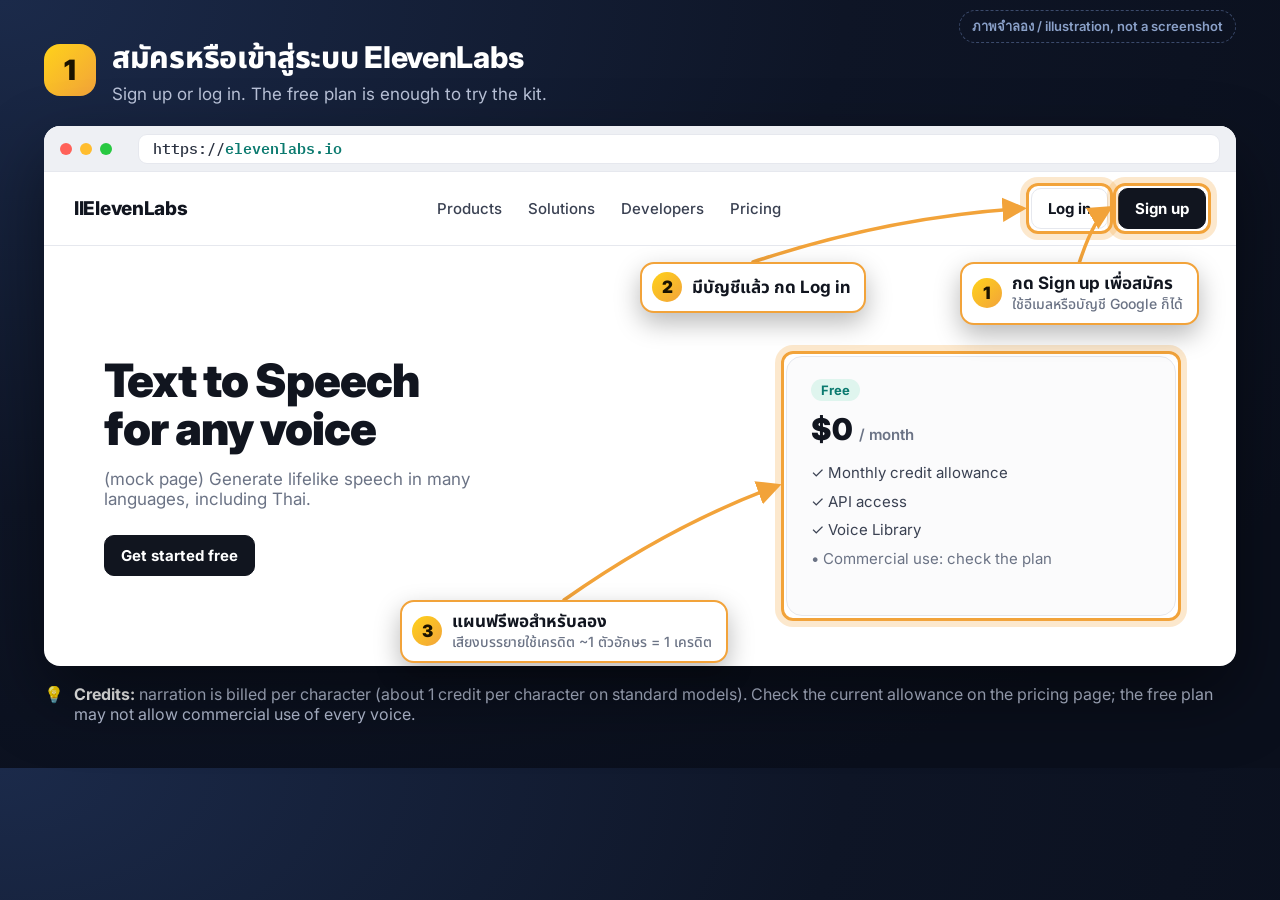
<file: docs/media/elevenlabs/src/step-1.html>
<!doctype html><html lang="th"><head><meta charset="utf-8"><link href="https://fonts.googleapis.com/css2?family=Inter:wght@500;600;700;800;900&family=IBM+Plex+Mono:wght@500;600&family=Noto+Sans+Thai:wght@500;600;700;800&display=block" rel="stylesheet"><link rel="stylesheet" href="style.css"><script src="callouts.js"></script></head><body><div class="mock">ภาพจำลอง / illustration, not a screenshot</div>
<div class="head"><div class="n">1</div><div><h1>สมัครหรือเข้าสู่ระบบ ElevenLabs</h1><p>Sign up or log in. The free plan is enough to try the kit.</p></div></div>
<div class="win"><div class="bar"><span class="dot" style="background:#ff6159"></span><span class="dot" style="background:#ffbd2e"></span><span class="dot" style="background:#28c941"></span><div class="url" id="u">https://<b>elevenlabs.io</b></div></div>
<div style="display:flex;align-items:center;justify-content:space-between;padding:16px 30px;border-bottom:1px solid var(--line)">
 <div class="logo" style="margin:0">IIElevenLabs</div>
 <div style="display:flex;gap:26px;color:#3a4152;font-weight:500;font-size:15px"><span>Products</span><span>Solutions</span><span>Developers</span><span>Pricing</span></div>
 <div style="display:flex;gap:10px"><span class="btn" id="login">Log in</span><span class="btn dark" id="signup">Sign up</span></div>
</div>
<div style="display:flex;gap:40px;padding:110px 60px 50px;min-height:420px">
 <div style="flex:1"><div style="font-size:46px;font-weight:900;letter-spacing:-1px;line-height:1.05">Text to Speech<br>for any voice</div>
 <div style="color:var(--mut);font-size:17px;margin-top:16px;max-width:430px">(mock page) Generate lifelike speech in many languages, including Thai.</div>
 <div style="margin-top:26px;display:flex;gap:10px"><span class="btn dark">Get started free</span></div></div>
 <div id="plan" style="width:390px;border:1px solid var(--line);border-radius:16px;padding:22px 24px;background:#fbfbfc">
  <div class="pill ok">Free</div>
  <div style="font-size:30px;font-weight:900;margin-top:10px">$0 <span style="font-size:15px;color:var(--mut);font-weight:600">/ month</span></div>
  <div style="margin-top:12px;font-size:15px;line-height:1.9;color:#3a4152">✓ Monthly credit allowance<br>✓ API access<br>✓ Voice Library<br><span style="color:var(--mut)">• Commercial use: check the plan</span></div>
 </div>
</div></div>
<div class="co" data-for="signup" style="left:960px;top:262px"><span class="k">1</span><div>กด Sign up เพื่อสมัคร<small>ใช้อีเมลหรือบัญชี Google ก็ได้</small></div></div>
<div class="co" data-for="login" style="left:640px;top:262px"><span class="k">2</span><div>มีบัญชีแล้ว กด Log in</div></div>
<div class="co" data-for="plan" style="left:400px;top:600px"><span class="k">3</span><div>แผนฟรีพอสำหรับลอง<small>เสียงบรรยายใช้เครดิต ~1 ตัวอักษร = 1 เครดิต</small></div></div>
<div class="foot"><span>💡</span><div><b>Credits:</b> narration is billed per character (about 1 credit per character on standard models). Check the current allowance on the pricing page; the free plan may not allow commercial use of every voice.</div></div>
</body></html>
</file>
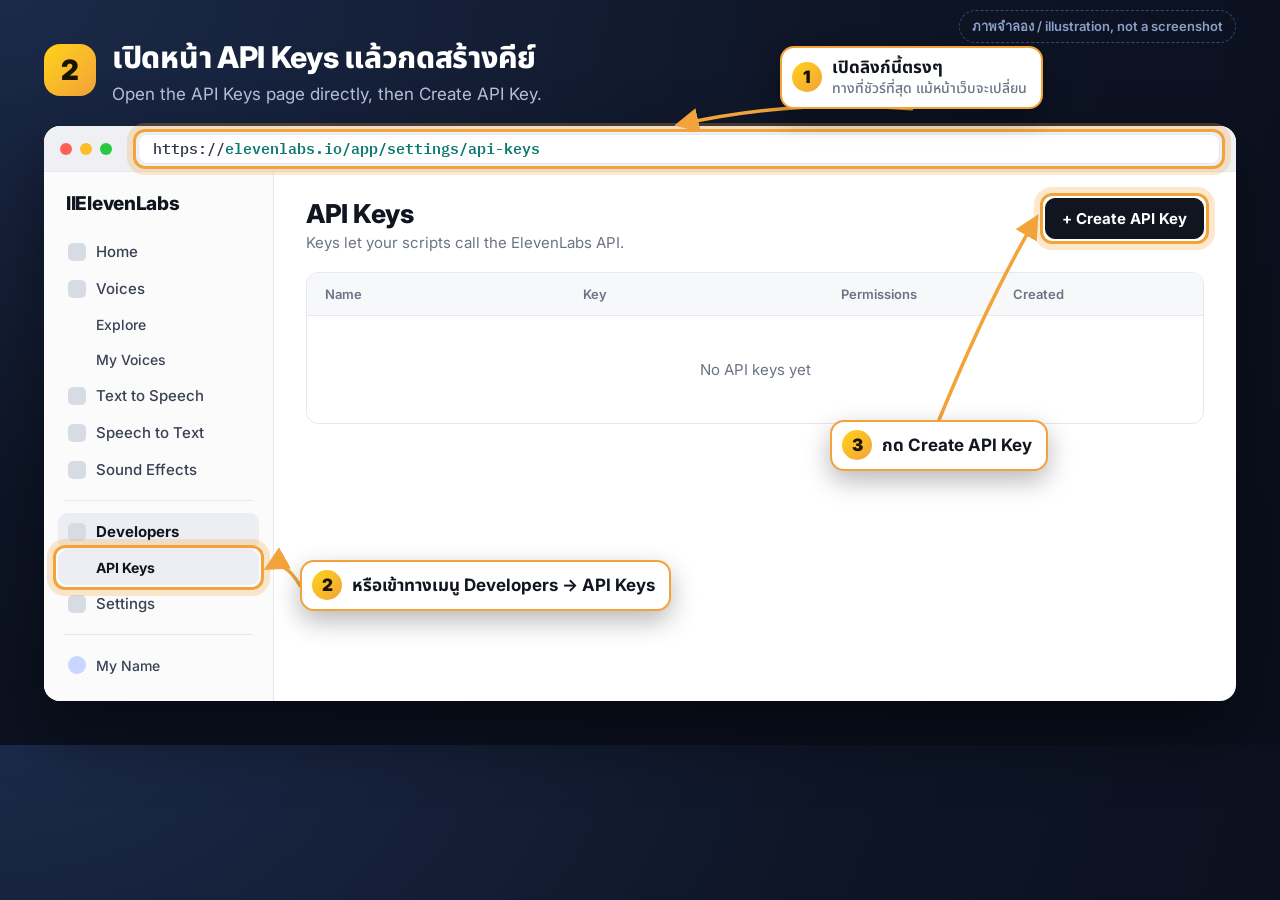
<file: docs/media/elevenlabs/src/step-2.html>
<!doctype html><html lang="th"><head><meta charset="utf-8"><link href="https://fonts.googleapis.com/css2?family=Inter:wght@500;600;700;800;900&family=IBM+Plex+Mono:wght@500;600&family=Noto+Sans+Thai:wght@500;600;700;800&display=block" rel="stylesheet"><link rel="stylesheet" href="style.css"><script src="callouts.js"></script></head><body><div class="mock">ภาพจำลอง / illustration, not a screenshot</div>
<div class="head"><div class="n">2</div><div><h1>เปิดหน้า API Keys แล้วกดสร้างคีย์</h1><p>Open the API Keys page directly, then Create API Key.</p></div></div>
<div class="win"><div class="bar"><span class="dot" style="background:#ff6159"></span><span class="dot" style="background:#ffbd2e"></span><span class="dot" style="background:#28c941"></span><div class="url" id="u">https://<b>elevenlabs.io/app/settings/api-keys</b></div></div>
<div class="app"><div class="side"><div class="logo">IIElevenLabs</div>
<div class="nav"><i></i>Home</div><div class="nav " id="nav-voices"><i></i>Voices</div>
<div class="nav sub " id="nav-explore">Explore</div><div class="nav sub " id="nav-myvoices">My Voices</div>
<div class="nav"><i></i>Text to Speech</div><div class="nav"><i></i>Speech to Text</div><div class="nav"><i></i>Sound Effects</div>
<div class="sep"></div>
<div class="nav on" id="nav-dev"><i></i>Developers</div><div class="nav sub on" id="nav-keys">API Keys</div>
<div class="nav"><i></i>Settings</div>
<div class="sep"></div><div class="nav" style="font-size:14px"><i style="border-radius:50%;background:#c9d6ff"></i>My Name</div>
</div>
<div class="main"><div style="display:flex;justify-content:space-between;align-items:flex-start"><div><h2>API Keys</h2><div class="lead">Keys let your scripts call the ElevenLabs API.</div></div><span class="btn dark" id="create">+ Create API Key</span></div>
<div class="tbl"><div class="tr"><span style="width:30%">Name</span><span style="width:30%">Key</span><span style="width:20%">Permissions</span><span>Created</span></div>
<div class="tr" style="justify-content:center;color:var(--mut);padding:44px">No API keys yet</div></div>
</div></div></div>
<div class="co" data-for="u" style="left:780px;top:46px"><span class="k">1</span><div>เปิดลิงก์นี้ตรงๆ<small>ทางที่ชัวร์ที่สุด แม้หน้าเว็บจะเปลี่ยน</small></div></div>
<div class="co" data-for="nav-keys" style="left:300px;top:560px"><span class="k">2</span><div>หรือเข้าทางเมนู Developers → API Keys</div></div>
<div class="co" data-for="create" style="left:830px;top:420px"><span class="k">3</span><div>กด Create API Key</div></div>
</body></html>
</file>
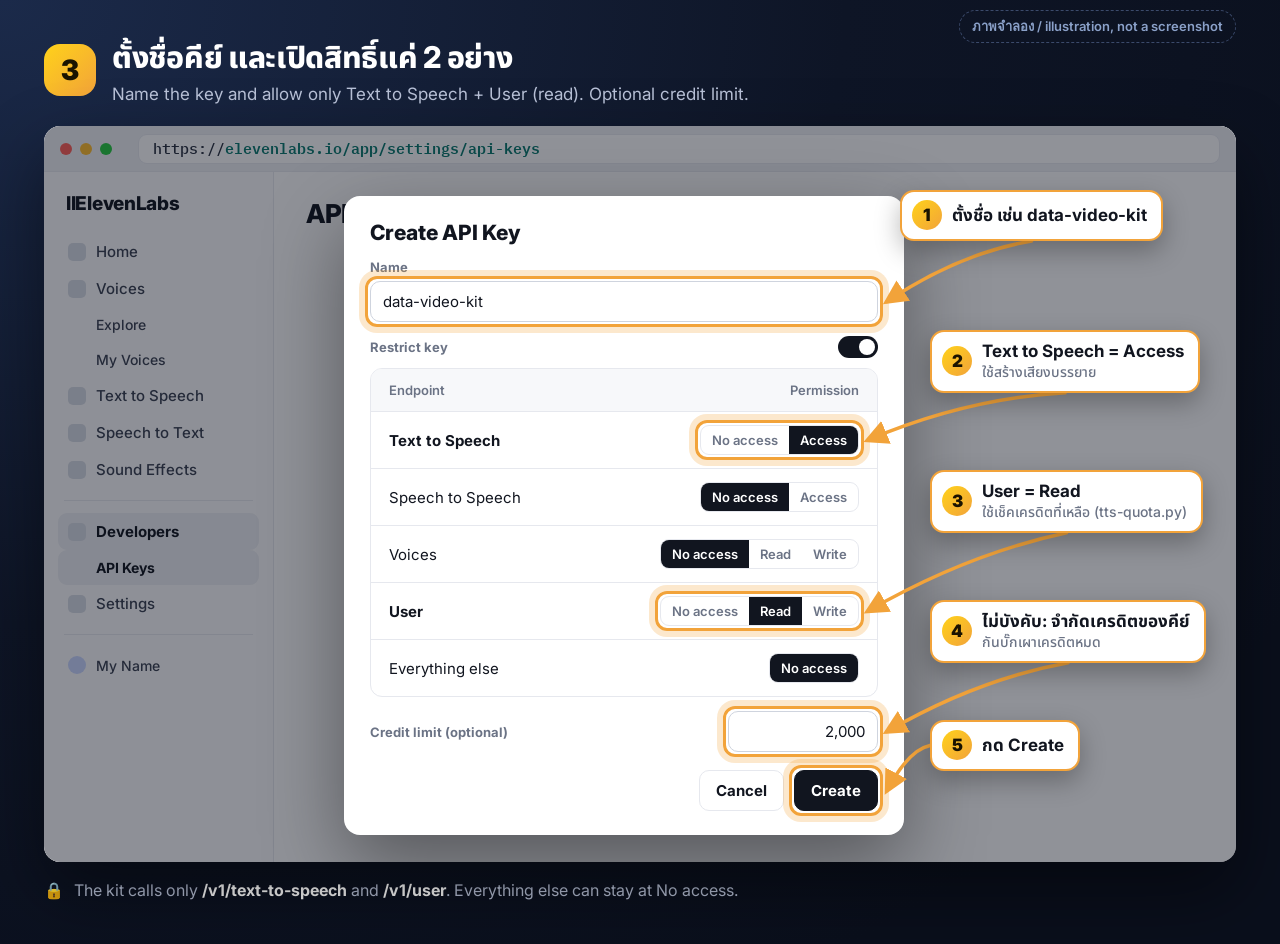
<file: docs/media/elevenlabs/src/step-3.html>
<!doctype html><html lang="th"><head><meta charset="utf-8"><link href="https://fonts.googleapis.com/css2?family=Inter:wght@500;600;700;800;900&family=IBM+Plex+Mono:wght@500;600&family=Noto+Sans+Thai:wght@500;600;700;800&display=block" rel="stylesheet"><link rel="stylesheet" href="style.css"><script src="callouts.js"></script></head><body><div class="mock">ภาพจำลอง / illustration, not a screenshot</div>
<div class="head"><div class="n">3</div><div><h1>ตั้งชื่อคีย์ และเปิดสิทธิ์แค่ 2 อย่าง</h1><p>Name the key and allow only Text to Speech + User (read). Optional credit limit.</p></div></div>
<div class="win"><div class="bar"><span class="dot" style="background:#ff6159"></span><span class="dot" style="background:#ffbd2e"></span><span class="dot" style="background:#28c941"></span><div class="url">https://<b>elevenlabs.io/app/settings/api-keys</b></div></div>
<div class="app" style="min-height:690px"><div class="side"><div class="logo">IIElevenLabs</div>
<div class="nav"><i></i>Home</div><div class="nav " id="nav-voices"><i></i>Voices</div>
<div class="nav sub " id="nav-explore">Explore</div><div class="nav sub " id="nav-myvoices">My Voices</div>
<div class="nav"><i></i>Text to Speech</div><div class="nav"><i></i>Speech to Text</div><div class="nav"><i></i>Sound Effects</div>
<div class="sep"></div>
<div class="nav on" id="nav-dev"><i></i>Developers</div><div class="nav sub on" id="nav-keys">API Keys</div>
<div class="nav"><i></i>Settings</div>
<div class="sep"></div><div class="nav" style="font-size:14px"><i style="border-radius:50%;background:#c9d6ff"></i>My Name</div>
</div>
<div class="main"><h2>API Keys</h2></div></div>
<div class="dim"></div>
<div class="modal" style="left:300px;top:70px;width:560px">
 <h3>Create API Key</h3>
 <div class="field"><label>Name</label><div class="input" id="name">data-video-kit</div></div>
 <div class="field" style="display:flex;justify-content:space-between;align-items:center"><label style="margin:0">Restrict key</label><span class="toggle"></span></div>
 <div class="tbl" style="margin-top:10px">
  <div class="tr"><span style="flex:1">Endpoint</span><span>Permission</span></div>
  <div class="tr"><span style="flex:1;font-weight:700">Text to Speech</span><span class="seg" id="tts"><span>No access</span><span class="on">Access</span></span></div>
  <div class="tr"><span style="flex:1">Speech to Speech</span><span class="seg"><span class="on">No access</span><span>Access</span></span></div>
  <div class="tr"><span style="flex:1">Voices</span><span class="seg"><span class="on">No access</span><span>Read</span><span>Write</span></span></div>
  <div class="tr"><span style="flex:1;font-weight:700">User</span><span class="seg" id="user"><span>No access</span><span class="on">Read</span><span>Write</span></span></div>
  <div class="tr"><span style="flex:1">Everything else</span><span class="seg"><span class="on">No access</span></span></div>
 </div>
 <div class="field" style="display:flex;justify-content:space-between;align-items:center"><label style="margin:0">Credit limit (optional)</label><div class="input" id="limit" style="width:150px;text-align:right">2,000</div></div>
 <div style="display:flex;justify-content:flex-end;gap:10px;margin-top:18px"><span class="btn">Cancel</span><span class="btn dark" id="ok">Create</span></div>
</div></div>
<div class="co" data-for="name" style="left:900px;top:190px"><span class="k">1</span><div>ตั้งชื่อ เช่น data-video-kit</div></div>
<div class="co" data-for="tts" style="left:930px;top:330px"><span class="k">2</span><div>Text to Speech = Access<small>ใช้สร้างเสียงบรรยาย</small></div></div>
<div class="co" data-for="user" style="left:930px;top:470px"><span class="k">3</span><div>User = Read<small>ใช้เช็คเครดิตที่เหลือ (tts-quota.py)</small></div></div>
<div class="co" data-for="limit" style="left:930px;top:600px"><span class="k">4</span><div>ไม่บังคับ: จำกัดเครดิตของคีย์<small>กันบั๊กเผาเครดิตหมด</small></div></div>
<div class="co" data-for="ok" style="left:930px;top:720px"><span class="k">5</span><div>กด Create</div></div>
<div class="foot"><span>🔒</span><div>The kit calls only <b>/v1/text-to-speech</b> and <b>/v1/user</b>. Everything else can stay at No access.</div></div>
</body></html>
</file>
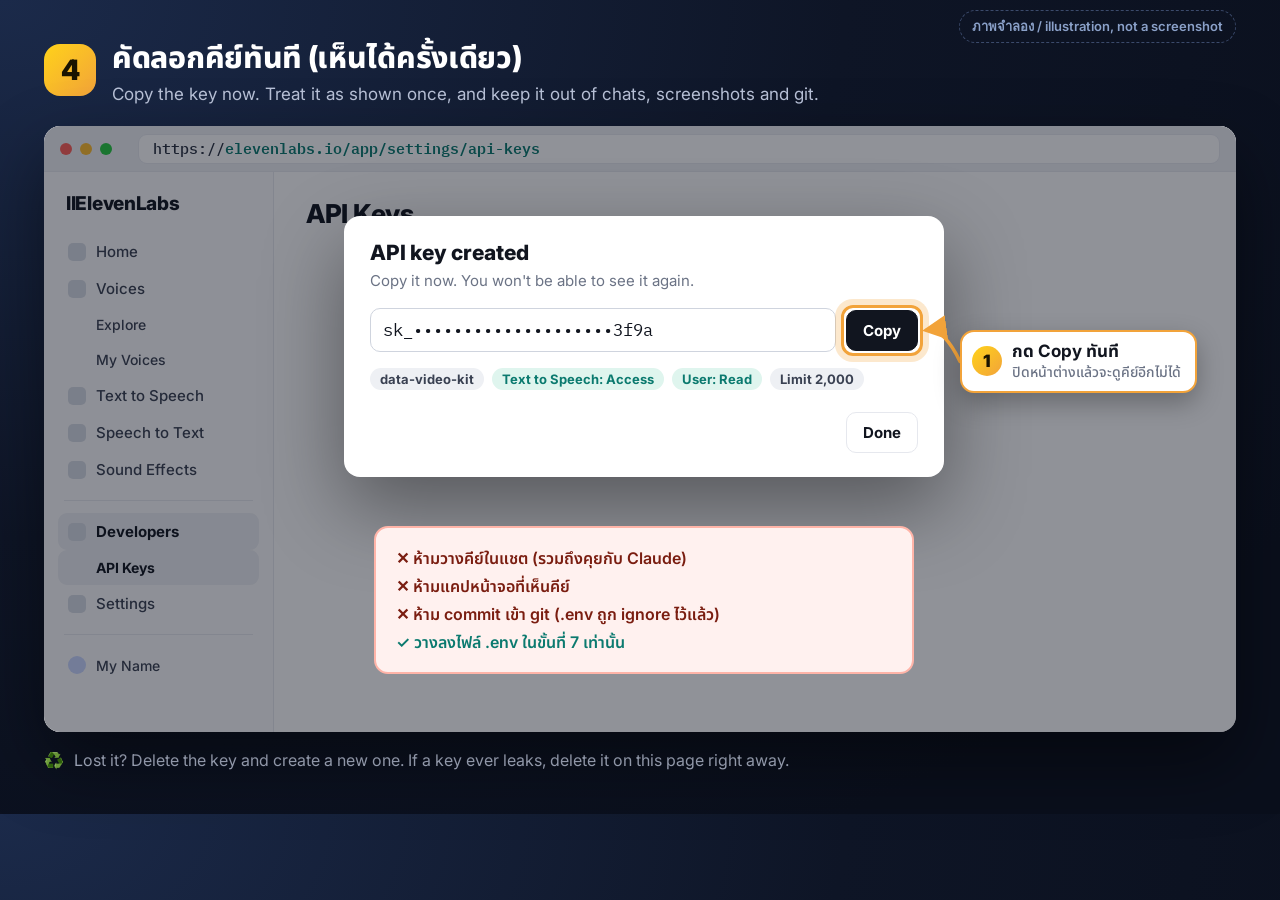
<file: docs/media/elevenlabs/src/step-4.html>
<!doctype html><html lang="th"><head><meta charset="utf-8"><link href="https://fonts.googleapis.com/css2?family=Inter:wght@500;600;700;800;900&family=IBM+Plex+Mono:wght@500;600&family=Noto+Sans+Thai:wght@500;600;700;800&display=block" rel="stylesheet"><link rel="stylesheet" href="style.css"><script src="callouts.js"></script></head><body><div class="mock">ภาพจำลอง / illustration, not a screenshot</div>
<div class="head"><div class="n">4</div><div><h1>คัดลอกคีย์ทันที (เห็นได้ครั้งเดียว)</h1><p>Copy the key now. Treat it as shown once, and keep it out of chats, screenshots and git.</p></div></div>
<div class="win"><div class="bar"><span class="dot" style="background:#ff6159"></span><span class="dot" style="background:#ffbd2e"></span><span class="dot" style="background:#28c941"></span><div class="url">https://<b>elevenlabs.io/app/settings/api-keys</b></div></div>
<div class="app" style="min-height:560px"><div class="side"><div class="logo">IIElevenLabs</div>
<div class="nav"><i></i>Home</div><div class="nav " id="nav-voices"><i></i>Voices</div>
<div class="nav sub " id="nav-explore">Explore</div><div class="nav sub " id="nav-myvoices">My Voices</div>
<div class="nav"><i></i>Text to Speech</div><div class="nav"><i></i>Speech to Text</div><div class="nav"><i></i>Sound Effects</div>
<div class="sep"></div>
<div class="nav on" id="nav-dev"><i></i>Developers</div><div class="nav sub on" id="nav-keys">API Keys</div>
<div class="nav"><i></i>Settings</div>
<div class="sep"></div><div class="nav" style="font-size:14px"><i style="border-radius:50%;background:#c9d6ff"></i>My Name</div>
</div>
<div class="main"><h2>API Keys</h2></div></div>
<div class="dim"></div>
<div class="modal" style="left:300px;top:90px;width:600px">
 <h3>API key created</h3>
 <div class="lead" style="color:var(--mut);font-size:15px;margin-top:6px">Copy it now. You won't be able to see it again.</div>
 <div style="display:flex;gap:10px;margin-top:18px;align-items:center"><div class="input mono" style="flex:1;font-size:17px">sk_••••••••••••••••••••3f9a</div><span class="btn dark" id="copy">Copy</span></div>
 <div style="margin-top:16px;display:flex;gap:8px;flex-wrap:wrap"><span class="pill">data-video-kit</span><span class="pill ok">Text to Speech: Access</span><span class="pill ok">User: Read</span><span class="pill">Limit 2,000</span></div>
 <div style="display:flex;justify-content:flex-end;margin-top:22px"><span class="btn">Done</span></div>
</div>
<div id="no" style="position:absolute;left:330px;top:400px;width:540px;background:#fff1ef;border:2px solid #ffb4a8;border-radius:14px;padding:16px 20px;font-size:16px;line-height:1.75;font-weight:600;color:#7a1d10">
 ✕ ห้ามวางคีย์ในแชต (รวมถึงคุยกับ Claude)<br>✕ ห้ามแคปหน้าจอที่เห็นคีย์<br>✕ ห้าม commit เข้า git (.env ถูก ignore ไว้แล้ว)<br><span style="color:#0b7a6f">✓ วางลงไฟล์ .env ในขั้นที่ 7 เท่านั้น</span></div>
</div>
<div class="co" data-for="copy" style="left:960px;top:330px"><span class="k">1</span><div>กด Copy ทันที<small>ปิดหน้าต่างแล้วจะดูคีย์อีกไม่ได้</small></div></div>
<div class="foot"><span>♻️</span><div>Lost it? Delete the key and create a new one. If a key ever leaks, delete it on this page right away.</div></div>
</body></html>
</file>
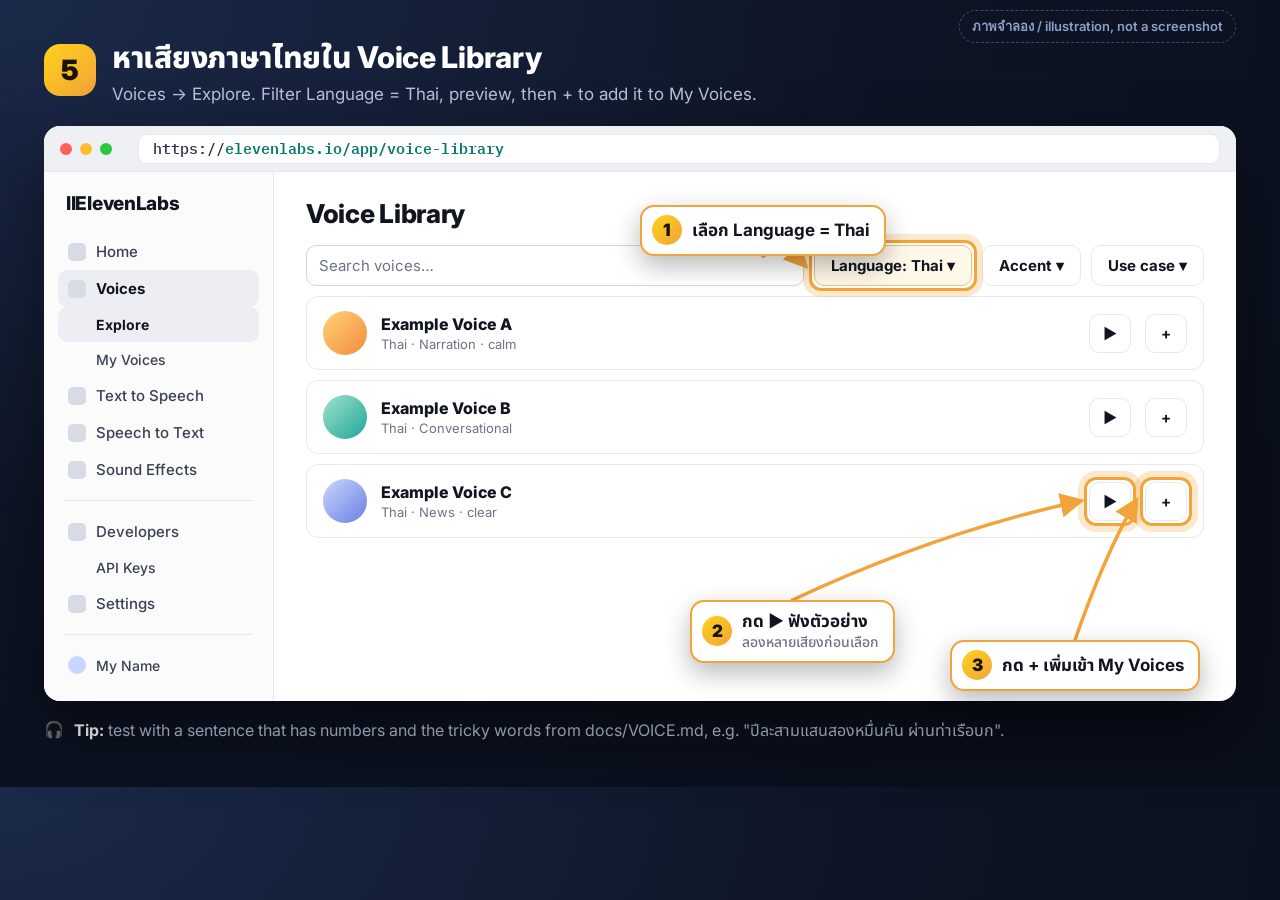
<file: docs/media/elevenlabs/src/step-5.html>
<!doctype html><html lang="th"><head><meta charset="utf-8"><link href="https://fonts.googleapis.com/css2?family=Inter:wght@500;600;700;800;900&family=IBM+Plex+Mono:wght@500;600&family=Noto+Sans+Thai:wght@500;600;700;800&display=block" rel="stylesheet"><link rel="stylesheet" href="style.css"><script src="callouts.js"></script></head><body><div class="mock">ภาพจำลอง / illustration, not a screenshot</div>
<div class="head"><div class="n">5</div><div><h1>หาเสียงภาษาไทยใน Voice Library</h1><p>Voices → Explore. Filter Language = Thai, preview, then + to add it to My Voices.</p></div></div>
<div class="win"><div class="bar"><span class="dot" style="background:#ff6159"></span><span class="dot" style="background:#ffbd2e"></span><span class="dot" style="background:#28c941"></span><div class="url" id="u">https://<b>elevenlabs.io/app/voice-library</b></div></div>
<div class="app"><div class="side"><div class="logo">IIElevenLabs</div>
<div class="nav"><i></i>Home</div><div class="nav on" id="nav-voices"><i></i>Voices</div>
<div class="nav sub on" id="nav-explore">Explore</div><div class="nav sub " id="nav-myvoices">My Voices</div>
<div class="nav"><i></i>Text to Speech</div><div class="nav"><i></i>Speech to Text</div><div class="nav"><i></i>Sound Effects</div>
<div class="sep"></div>
<div class="nav " id="nav-dev"><i></i>Developers</div><div class="nav sub " id="nav-keys">API Keys</div>
<div class="nav"><i></i>Settings</div>
<div class="sep"></div><div class="nav" style="font-size:14px"><i style="border-radius:50%;background:#c9d6ff"></i>My Name</div>
</div>
<div class="main"><h2>Voice Library</h2>
<div style="display:flex;gap:10px;margin-top:16px;align-items:center"><div class="input" style="flex:1;color:var(--mut)">Search voices…</div>
<span class="btn" id="lang" style="background:#fff7e8;border-color:#f2c27a">Language: Thai ▾</span><span class="btn">Accent ▾</span><span class="btn">Use case ▾</span></div>
<div style="display:flex;align-items:center;gap:14px;padding:14px 16px;border:1px solid var(--line);border-radius:12px;margin-top:10px">
<div style="width:44px;height:44px;border-radius:50%;background:linear-gradient(135deg,#ffd27a,#f28c3a)"></div>
<div style="flex:1"><div style="font-weight:800;font-size:16px">Example Voice A</div><div style="color:var(--mut);font-size:13px;margin-top:2px">Thai · Narration · calm</div></div>
<span class="btn" style="width:42px;justify-content:center;padding:9px 0">▶</span><span class="btn" style="width:42px;justify-content:center;padding:9px 0">+</span></div>
<div style="display:flex;align-items:center;gap:14px;padding:14px 16px;border:1px solid var(--line);border-radius:12px;margin-top:10px">
<div style="width:44px;height:44px;border-radius:50%;background:linear-gradient(135deg,#9fe3c9,#1FA59A)"></div>
<div style="flex:1"><div style="font-weight:800;font-size:16px">Example Voice B</div><div style="color:var(--mut);font-size:13px;margin-top:2px">Thai · Conversational</div></div>
<span class="btn"  style="width:42px;justify-content:center;padding:9px 0">▶</span><span class="btn"  style="width:42px;justify-content:center;padding:9px 0">+</span></div>
<div style="display:flex;align-items:center;gap:14px;padding:14px 16px;border:1px solid var(--line);border-radius:12px;margin-top:10px">
<div style="width:44px;height:44px;border-radius:50%;background:linear-gradient(135deg,#c9d6ff,#6b7fe0)"></div>
<div style="flex:1"><div style="font-weight:800;font-size:16px">Example Voice C</div><div style="color:var(--mut);font-size:13px;margin-top:2px">Thai · News · clear</div></div>
<span class="btn" id="play"  style="width:42px;justify-content:center;padding:9px 0">▶</span><span class="btn" id="add"  style="width:42px;justify-content:center;padding:9px 0">+</span></div>
</div></div></div>
<div class="co" data-for="lang" style="left:640px;top:205px"><span class="k">1</span><div>เลือก Language = Thai</div></div>
<div class="co" data-for="play" style="left:690px;top:600px"><span class="k">2</span><div>กด ▶ ฟังตัวอย่าง<small>ลองหลายเสียงก่อนเลือก</small></div></div>
<div class="co" data-for="add" style="left:950px;top:640px"><span class="k">3</span><div>กด + เพิ่มเข้า My Voices</div></div>
<div class="foot"><span>🎧</span><div><b>Tip:</b> test with a sentence that has numbers and the tricky words from docs/VOICE.md, e.g. "ปีละสามแสนสองหมื่นคัน ผ่านท่าเรือบก".</div></div>
</body></html>
</file>
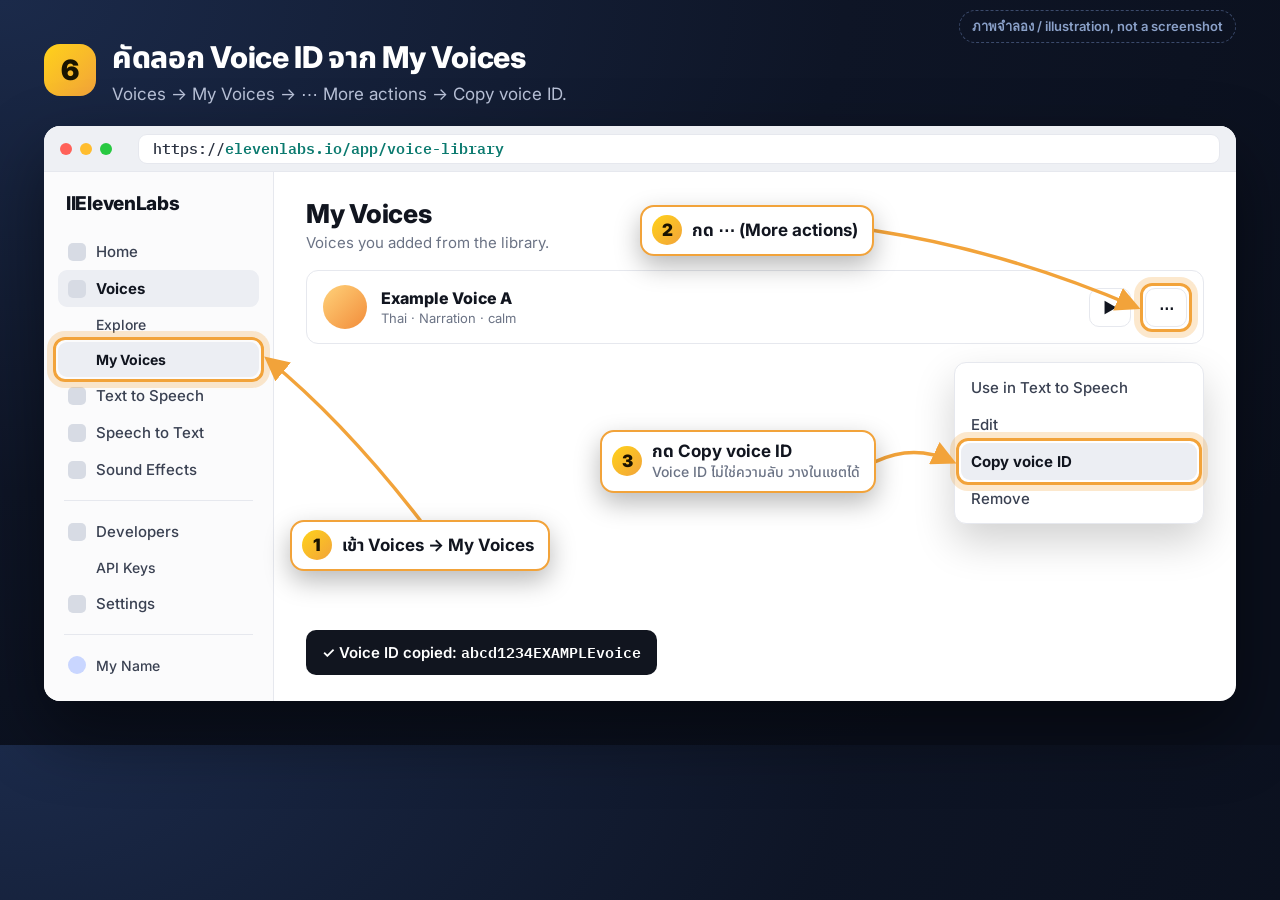
<file: docs/media/elevenlabs/src/step-6.html>
<!doctype html><html lang="th"><head><meta charset="utf-8"><link href="https://fonts.googleapis.com/css2?family=Inter:wght@500;600;700;800;900&family=IBM+Plex+Mono:wght@500;600&family=Noto+Sans+Thai:wght@500;600;700;800&display=block" rel="stylesheet"><link rel="stylesheet" href="style.css"><script src="callouts.js"></script></head><body><div class="mock">ภาพจำลอง / illustration, not a screenshot</div>
<div class="head"><div class="n">6</div><div><h1>คัดลอก Voice ID จาก My Voices</h1><p>Voices → My Voices → ⋯ More actions → Copy voice ID.</p></div></div>
<div class="win"><div class="bar"><span class="dot" style="background:#ff6159"></span><span class="dot" style="background:#ffbd2e"></span><span class="dot" style="background:#28c941"></span><div class="url">https://<b>elevenlabs.io/app/voice-library</b></div></div>
<div class="app"><div class="side"><div class="logo">IIElevenLabs</div>
<div class="nav"><i></i>Home</div><div class="nav on" id="nav-voices"><i></i>Voices</div>
<div class="nav sub " id="nav-explore">Explore</div><div class="nav sub on" id="nav-myvoices">My Voices</div>
<div class="nav"><i></i>Text to Speech</div><div class="nav"><i></i>Speech to Text</div><div class="nav"><i></i>Sound Effects</div>
<div class="sep"></div>
<div class="nav " id="nav-dev"><i></i>Developers</div><div class="nav sub " id="nav-keys">API Keys</div>
<div class="nav"><i></i>Settings</div>
<div class="sep"></div><div class="nav" style="font-size:14px"><i style="border-radius:50%;background:#c9d6ff"></i>My Name</div>
</div>
<div class="main"><h2>My Voices</h2><div class="lead">Voices you added from the library.</div>
<div style="display:flex;align-items:center;gap:14px;padding:14px 16px;border:1px solid var(--line);border-radius:12px;margin-top:18px">
<div style="width:44px;height:44px;border-radius:50%;background:linear-gradient(135deg,#ffd27a,#f28c3a)"></div>
<div style="flex:1"><div style="font-weight:800;font-size:16px">Example Voice A</div><div style="color:var(--mut);font-size:13px;margin-top:2px">Thai · Narration · calm</div></div>
<span class="btn" style="width:42px;justify-content:center;padding:9px 0">▶</span><span class="btn" id="more" style="width:42px;justify-content:center;padding:9px 0">⋯</span></div>
<div style="position:absolute;right:32px;top:190px;width:250px;background:#fff;border:1px solid var(--line);border-radius:12px;box-shadow:0 18px 40px rgba(0,0,0,.18);padding:6px">
 <div class="nav">Use in Text to Speech</div><div class="nav">Edit</div><div class="nav on" id="copyid">Copy voice ID</div><div class="nav">Remove</div></div>
<div style="position:absolute;left:32px;bottom:26px;background:#11151f;color:#fff;border-radius:10px;padding:10px 16px;font-size:15px;font-weight:600">✓ Voice ID copied: <span class="mono">abcd1234EXAMPLEvoice</span></div>
</div></div></div>
<div class="co" data-for="nav-myvoices" style="left:290px;top:520px"><span class="k">1</span><div>เข้า Voices → My Voices</div></div>
<div class="co" data-for="more" style="left:640px;top:205px"><span class="k">2</span><div>กด ⋯ (More actions)</div></div>
<div class="co" data-for="copyid" style="left:600px;top:430px"><span class="k">3</span><div>กด Copy voice ID<small>Voice ID ไม่ใช่ความลับ วางในแชตได้</small></div></div>
</body></html>
</file>
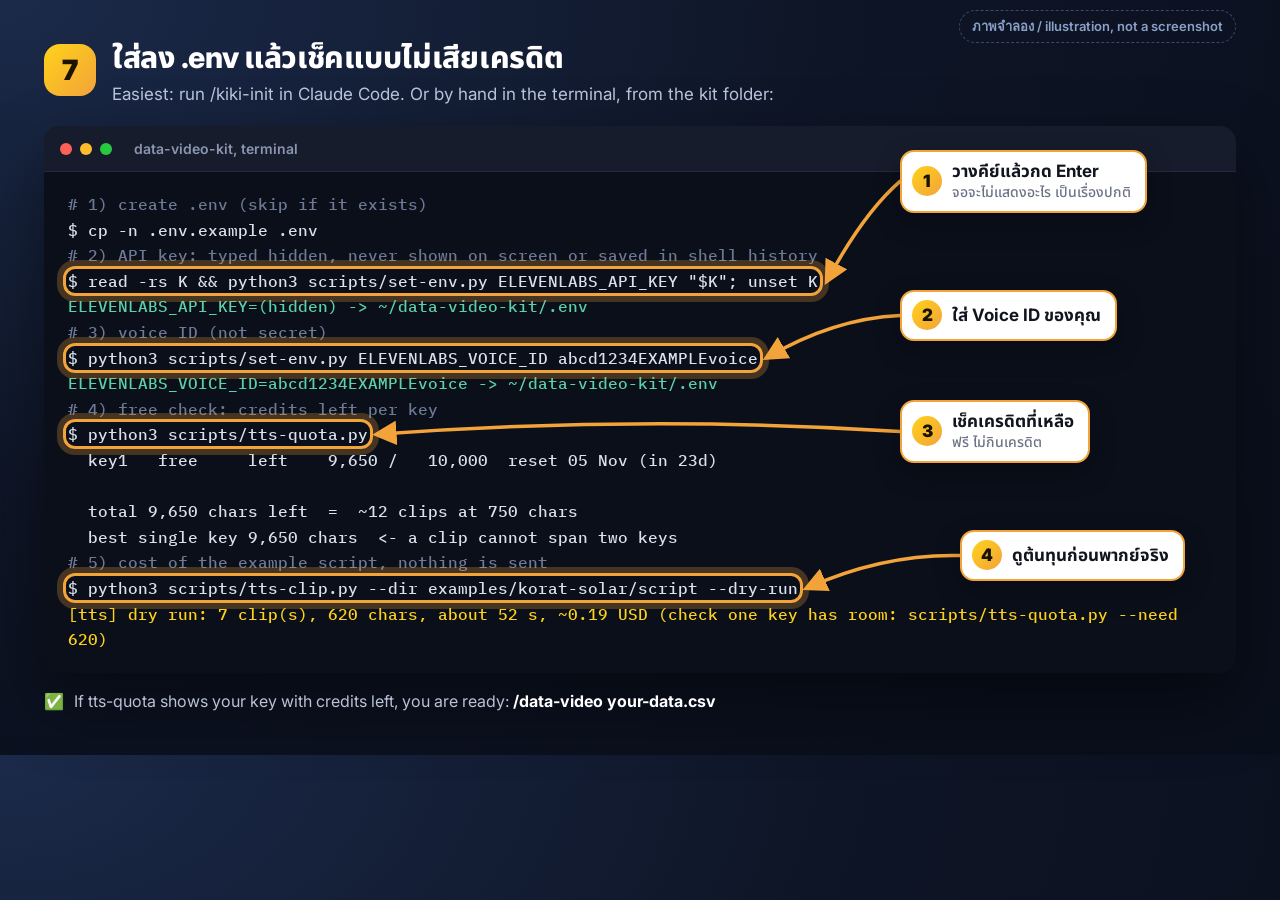
<file: docs/media/elevenlabs/src/step-7.html>
<!doctype html><html lang="th"><head><meta charset="utf-8"><link href="https://fonts.googleapis.com/css2?family=Inter:wght@500;600;700;800;900&family=IBM+Plex+Mono:wght@500;600&family=Noto+Sans+Thai:wght@500;600;700;800&display=block" rel="stylesheet"><link rel="stylesheet" href="style.css"><script src="callouts.js"></script></head><body><div class="mock">ภาพจำลอง / illustration, not a screenshot</div>
<div class="head"><div class="n">7</div><div><h1>ใส่ลง .env แล้วเช็คแบบไม่เสียเครดิต</h1><p>Easiest: run /kiki-init in Claude Code. Or by hand in the terminal, from the kit folder:</p></div></div>
<div class="term"><div class="bar"><span class="dot" style="background:#ff6159"></span><span class="dot" style="background:#ffbd2e"></span><span class="dot" style="background:#28c941"></span><span style="margin-left:14px;color:#8a96b0;font:600 14px Inter">data-video-kit, terminal</span></div>
<pre><span class="c"># 1) create .env (skip if it exists)</span>
$ cp -n .env.example .env
<span class="c"># 2) API key: typed hidden, never shown on screen or saved in shell history</span>
<span id="k">$ read -rs K && python3 scripts/set-env.py ELEVENLABS_API_KEY "$K"; unset K</span>
<span class="g">ELEVENLABS_API_KEY=(hidden) -> ~/data-video-kit/.env</span>
<span class="c"># 3) voice ID (not secret)</span>
<span id="v">$ python3 scripts/set-env.py ELEVENLABS_VOICE_ID abcd1234EXAMPLEvoice</span>
<span class="g">ELEVENLABS_VOICE_ID=abcd1234EXAMPLEvoice -> ~/data-video-kit/.env</span>
<span class="c"># 4) free check: credits left per key</span>
<span id="q">$ python3 scripts/tts-quota.py</span>
  key1   free     left    9,650 /   10,000  reset 05 Nov (in 23d)

  total 9,650 chars left  =  ~12 clips at 750 chars
  best single key 9,650 chars  <- a clip cannot span two keys
<span class="c"># 5) cost of the example script, nothing is sent</span>
<span id="d">$ python3 scripts/tts-clip.py --dir examples/korat-solar/script --dry-run</span>
<span class="y">[tts] dry run: 7 clip(s), 620 chars, about 52 s, ~0.19 USD (check one key has room: scripts/tts-quota.py --need 620)</span></pre></div>
<div class="co" data-for="k" style="left:900px;top:150px"><span class="k">1</span><div>วางคีย์แล้วกด Enter<small>จอจะไม่แสดงอะไร เป็นเรื่องปกติ</small></div></div>
<div class="co" data-for="v" style="left:900px;top:290px"><span class="k">2</span><div>ใส่ Voice ID ของคุณ</div></div>
<div class="co" data-for="q" style="left:900px;top:400px"><span class="k">3</span><div>เช็คเครดิตที่เหลือ<small>ฟรี ไม่กินเครดิต</small></div></div>
<div class="co" data-for="d" style="left:960px;top:530px"><span class="k">4</span><div>ดูต้นทุนก่อนพากย์จริง</div></div>
<div class="foot"><span>✅</span><div>If tts-quota shows your key with credits left, you are ready: <b>/data-video your-data.csv</b></div></div>
</body></html>
</file>
<file: docs/media/elevenlabs/src/style.css>
/* Shared look for the ElevenLabs setup illustrations (mock UI, not screenshots). */
*{margin:0;padding:0;box-sizing:border-box}
:root{--ink:#11151f;--mut:#6b7385;--line:#e6e8ee;--bg:#f6f7f9;--acc:#F2A33A;--acc2:#FFD21A;--teal:#1FA59A;--navy:#0e1526}
body{width:1280px;font-family:Inter,'Noto Sans Thai',sans-serif;background:radial-gradient(120% 120% at 0% 0%,#1b2a4a 0%,#0e1526 55%,#0a0f1c 100%);padding:36px 44px 44px;position:relative;color:var(--ink)}
.head{display:flex;align-items:center;gap:16px;color:#fff;margin-bottom:22px}
.head .n{width:52px;height:52px;border-radius:16px;background:linear-gradient(135deg,var(--acc2),var(--acc));color:#1a1300;font:900 28px Inter;display:flex;align-items:center;justify-content:center}
.head h1{font-size:30px;font-weight:800;letter-spacing:-.3px}
.head p{font-size:17px;color:#b9c2d8;margin-top:2px}
.mock{position:absolute;top:10px;right:44px;font:600 13px Inter;color:#8aa0c8;border:1px dashed #3b4a6b;border-radius:999px;padding:5px 12px}
.win{background:#fff;border-radius:16px;overflow:hidden;box-shadow:0 30px 70px rgba(0,0,0,.45);position:relative}
.bar{height:46px;background:#eef0f4;display:flex;align-items:center;gap:8px;padding:0 16px;border-bottom:1px solid var(--line)}
.dot{width:12px;height:12px;border-radius:50%}
.url{margin-left:18px;flex:1;height:30px;border-radius:9px;background:#fff;border:1px solid var(--line);display:flex;align-items:center;padding:0 14px;font:500 15px 'IBM Plex Mono',monospace;color:#2a3140}
.url b{color:#0b7a6f;font-weight:600}
.app{display:flex;min-height:520px}
.side{width:230px;border-right:1px solid var(--line);padding:18px 14px;background:#fbfbfc}
.logo{font:800 19px Inter;margin:2px 8px 18px;letter-spacing:-.3px}
.logo span{font-weight:500;color:var(--mut)}
.nav{display:flex;align-items:center;gap:10px;padding:9px 10px;border-radius:9px;font-size:15px;font-weight:500;color:#3a4152}
.nav.on{background:#eceef3;color:var(--ink);font-weight:700}
.nav i{width:18px;height:18px;border-radius:5px;background:#d7dbe4;display:inline-block}
.sub{padding-left:38px;font-size:14px}
.sep{height:1px;background:var(--line);margin:12px 6px}
.main{flex:1;padding:26px 32px;position:relative}
.main h2{font-size:26px;font-weight:800;letter-spacing:-.3px}
.main .lead{color:var(--mut);font-size:15px;margin-top:4px}
.btn{display:inline-flex;align-items:center;gap:8px;border-radius:10px;padding:10px 16px;font-weight:700;font-size:15px;border:1px solid var(--line);background:#fff;color:var(--ink)}
.btn.dark{background:#11151f;color:#fff;border-color:#11151f}
.tbl{margin-top:20px;border:1px solid var(--line);border-radius:12px;overflow:hidden}
.tr{display:flex;align-items:center;padding:13px 18px;border-top:1px solid var(--line);font-size:15px}
.tr:first-child{border-top:0;background:#f7f8fa;color:var(--mut);font-weight:600;font-size:13px}
.mono{font-family:'IBM Plex Mono',monospace}
.pill{display:inline-block;padding:3px 10px;border-radius:999px;font-size:13px;font-weight:700;background:#eef0f4;color:#3a4152}
.pill.ok{background:#dff5ee;color:#0b7a6f}
.dim{position:absolute;inset:0;background:rgba(10,15,28,.45)}
.modal{position:absolute;background:#fff;border-radius:16px;box-shadow:0 30px 80px rgba(0,0,0,.4);padding:24px 26px}
.modal h3{font-size:21px;font-weight:800}
.field{margin-top:14px}
.field label{display:block;font-size:13px;font-weight:700;color:var(--mut);margin-bottom:6px}
.input{border:1px solid #cfd4de;border-radius:10px;padding:10px 12px;font-size:15px}
.toggle{width:40px;height:22px;border-radius:999px;background:#11151f;position:relative;display:inline-block;vertical-align:middle}
.toggle:after{content:"";position:absolute;right:3px;top:3px;width:16px;height:16px;border-radius:50%;background:#fff}
.seg{display:inline-flex;border:1px solid var(--line);border-radius:9px;overflow:hidden;font-size:13px;font-weight:600}
.seg span{padding:6px 11px;color:var(--mut)}
.seg span.on{background:#11151f;color:#fff}
.term{background:#0b0f1a;border-radius:16px;box-shadow:0 30px 70px rgba(0,0,0,.45);overflow:hidden}
.term .bar{background:#161c2b;border-bottom:1px solid #222a3d}
.term pre{font:500 16px/1.6 'IBM Plex Mono',monospace;color:#d9e0ee;padding:20px 24px;white-space:pre-wrap}
.c{color:#6c7a96}.g{color:#5ad1a6}.y{color:#FFD21A}.r{color:#ff8a7a}
.foot{margin-top:18px;color:#b9c2d8;font-size:16px;display:flex;gap:10px;align-items:flex-start}
.foot b{color:#fff}
/* callouts */
.co{position:absolute;z-index:20;background:#fff;border:2.5px solid var(--acc);border-radius:14px;padding:8px 14px 9px 10px;font-size:17px;font-weight:700;color:var(--ink);display:flex;align-items:center;gap:10px;box-shadow:0 10px 26px rgba(0,0,0,.28);max-width:400px;line-height:1.35}
.co .k{flex:none;width:30px;height:30px;border-radius:50%;background:linear-gradient(135deg,var(--acc2),var(--acc));color:#1a1300;font:900 17px Inter;display:flex;align-items:center;justify-content:center}
.co small{display:block;font-weight:500;font-size:14px;color:var(--mut)}
.ring{position:absolute;z-index:15;border:3px solid var(--acc);border-radius:12px;box-shadow:0 0 0 6px rgba(242,163,58,.25);pointer-events:none}
#arrows{position:absolute;left:0;top:0;z-index:18;pointer-events:none;overflow:visible}
</file>
